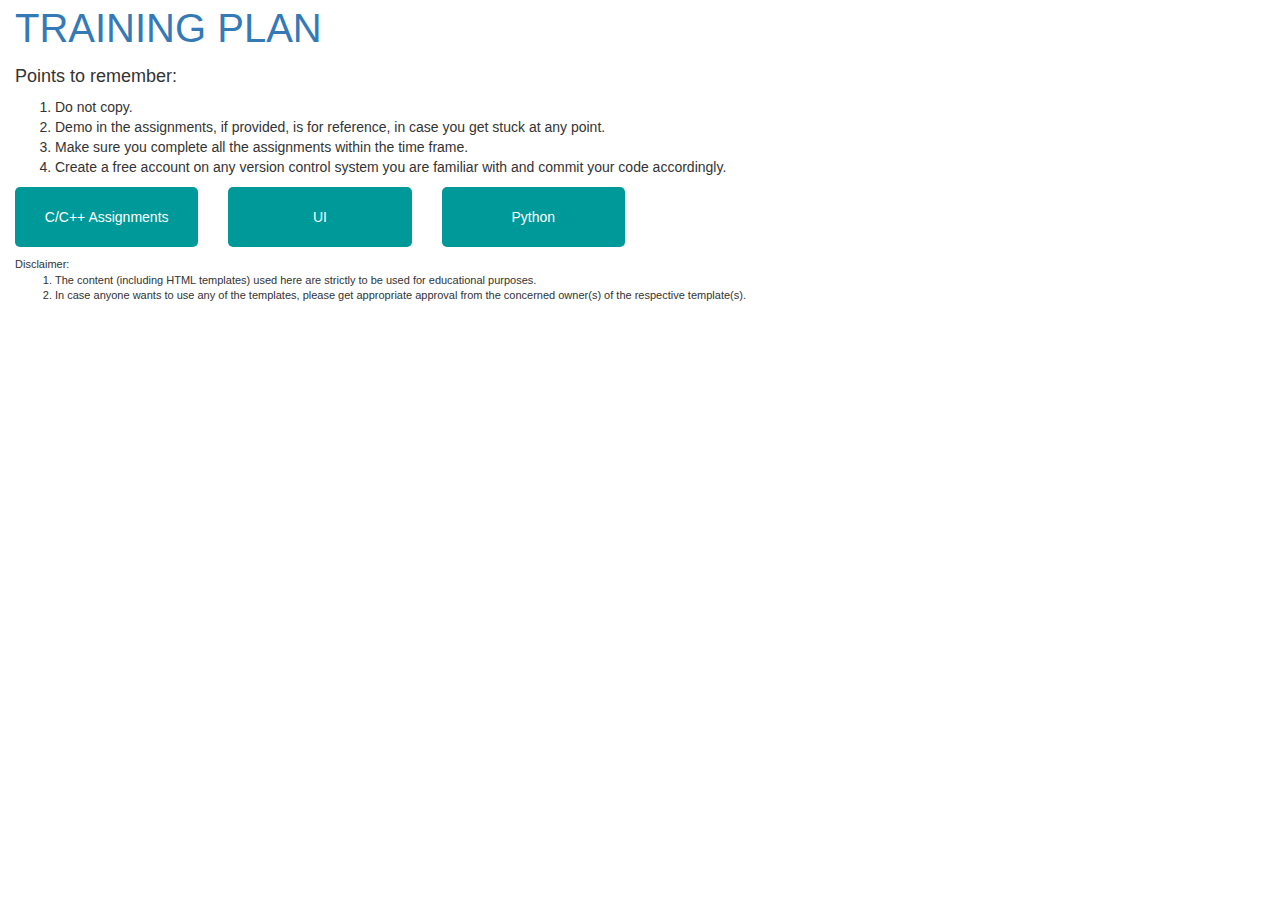
<file: index.html>
<!Doctype>
<html>

<head>
	<title>JavaScript Problems and Solutions | Anshuman Deshpande</title>
	<link rel="stylesheet" href="style.css">
	</link>
	<link rel="stylesheet" href="https://maxcdn.bootstrapcdn.com/bootstrap/3.3.7/css/bootstrap.min.css"
		integrity="sha384-BVYiiSIFeK1dGmJRAkycuHAHRg32OmUcww7on3RYdg4Va+PmSTsz/K68vbdEjh4u" crossorigin="anonymous">
</head>
<body>
	<div class="container-fluid">

		<div class="row">
			<div class="col-sm-12">
				<div class="row main-header">
					<div class="col-sm-4 heading">
						<a href="/">Training plan</a>
					</div>
				</div>
				<div class="points-to-remember">
					<h4>Points to remember:</h4>
					<ol>
						<li>Do not copy.</li>
						<li>Demo in the assignments, if provided, is for reference, in case you get stuck at any point.
						</li>
						<li>Make sure you complete all the assignments within the time frame.</li>
						<li>Create a free account on any version control system you are familiar with and commit your
							code accordingly.</li>
					</ol>
				</div>
			</div>
		</div>

		<div class="row">
			<div class="col-sm-2 col-xs-4">
				<p class="technology-block" data-page="cpp.html">C/C++ Assignments</p>
			</div>
			<div class="col-sm-2 col-xs-4">
				<p class="technology-block" data-page="ui.html">UI</p>
			</div>
			<div class="col-sm-2 col-xs-4">
				<p class="technology-block" data-page="python.html">Python</p>
			</div>
		</div>

		<div class="row">
			<div class="col-sm-12 disclaimer">
				<div>Disclaimer:</div>
				<ol>
					<li>The content (including HTML templates) used here are strictly to be used for educational
						purposes.</li>
					<li>In case anyone wants to use any of the templates, please get appropriate approval from the
						concerned owner(s) of the respective template(s).</li>
				</ol>
			</div>
		</div>

	</div>

	<script src="https://code.jquery.com/jquery-3.3.1.min.js"
		integrity="sha256-FgpCb/KJQlLNfOu91ta32o/NMZxltwRo8QtmkMRdAu8=" crossorigin="anonymous"></script>
	<script type="text/javascript" src="index.js"></script>


</body>

</html>
</file>
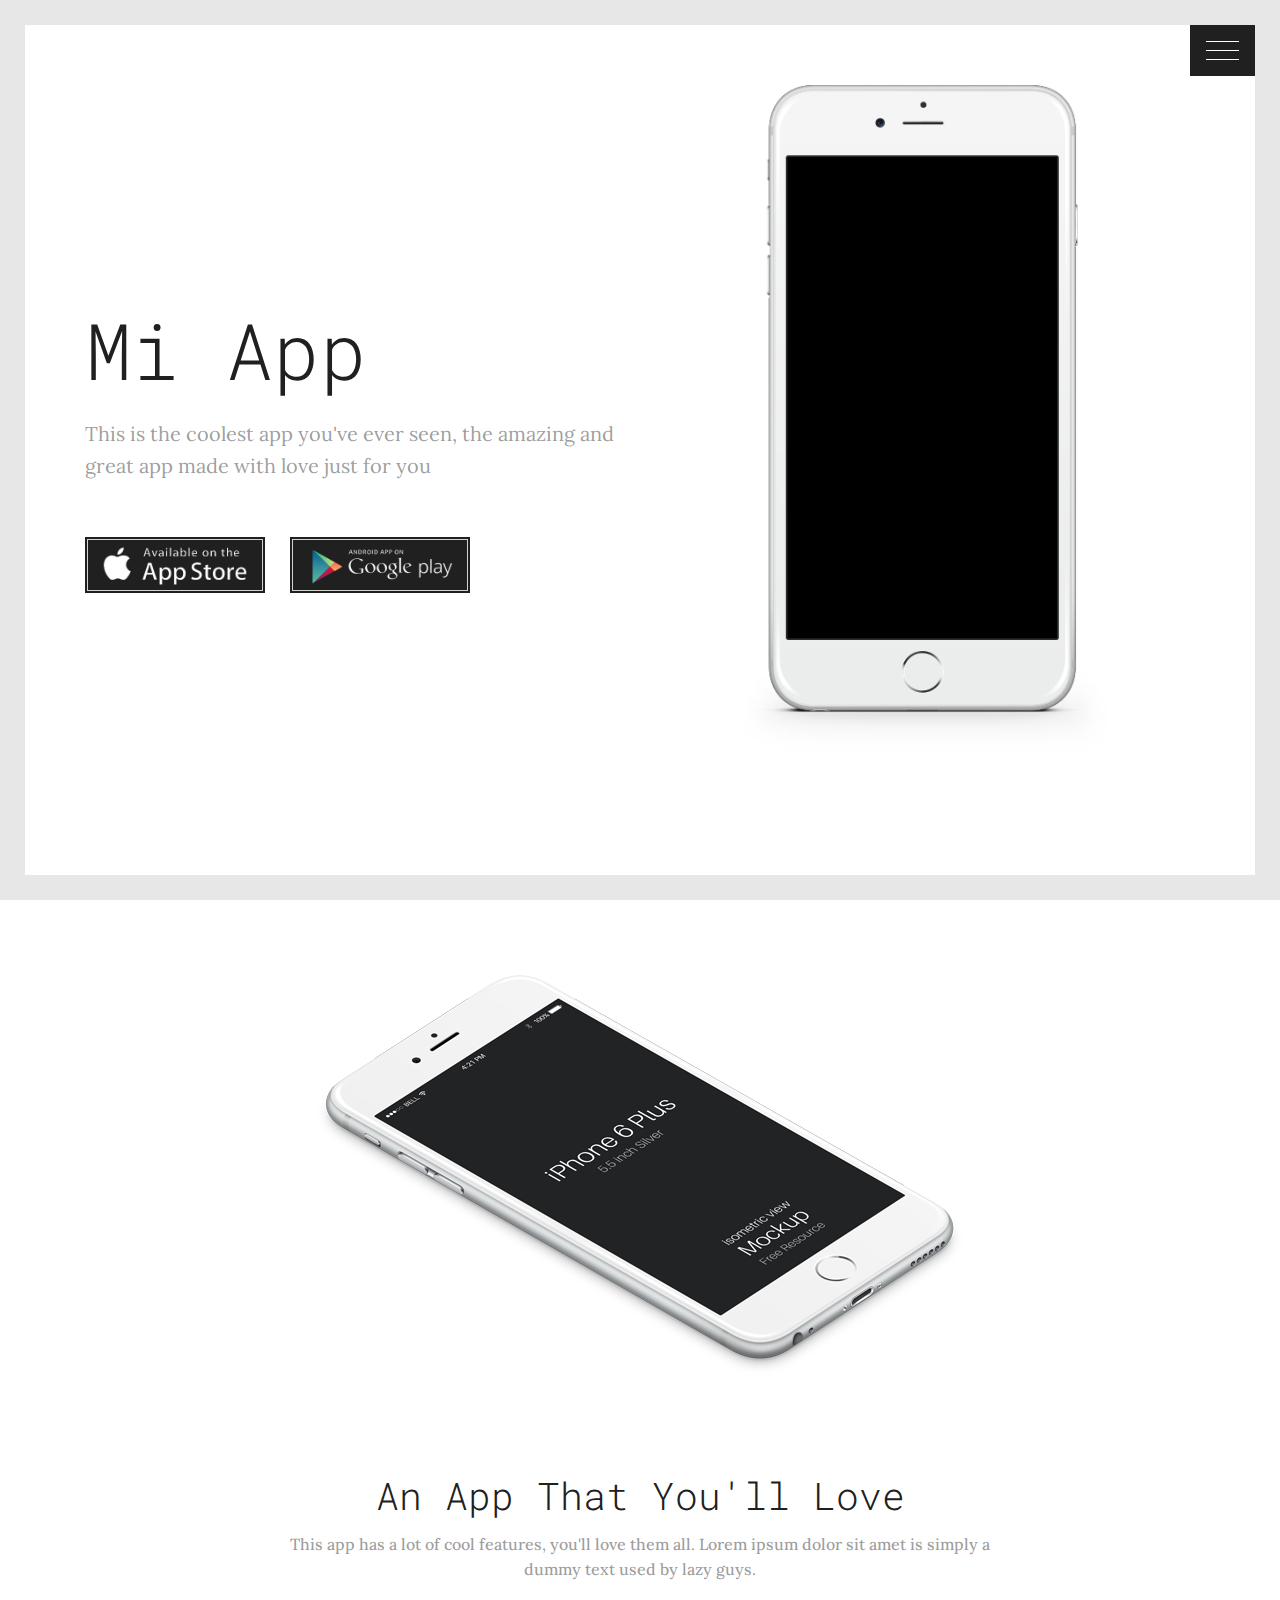
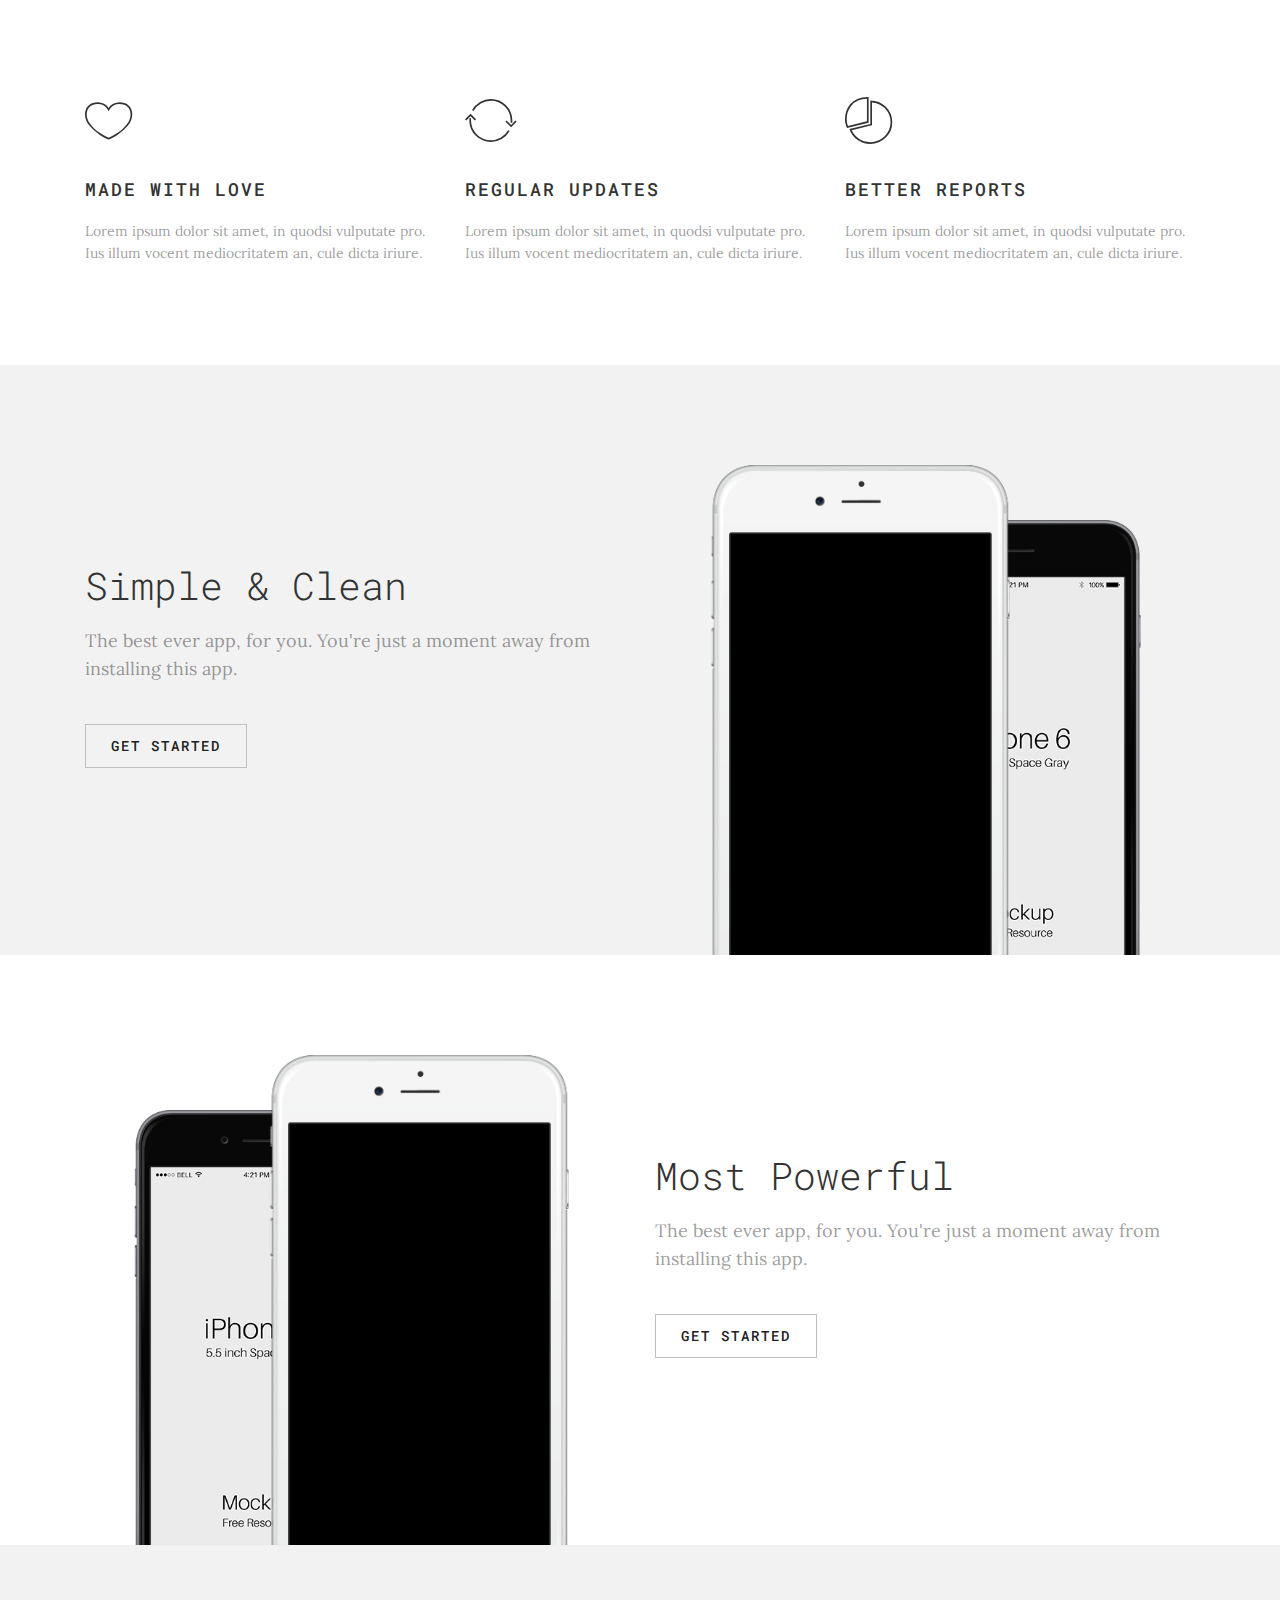
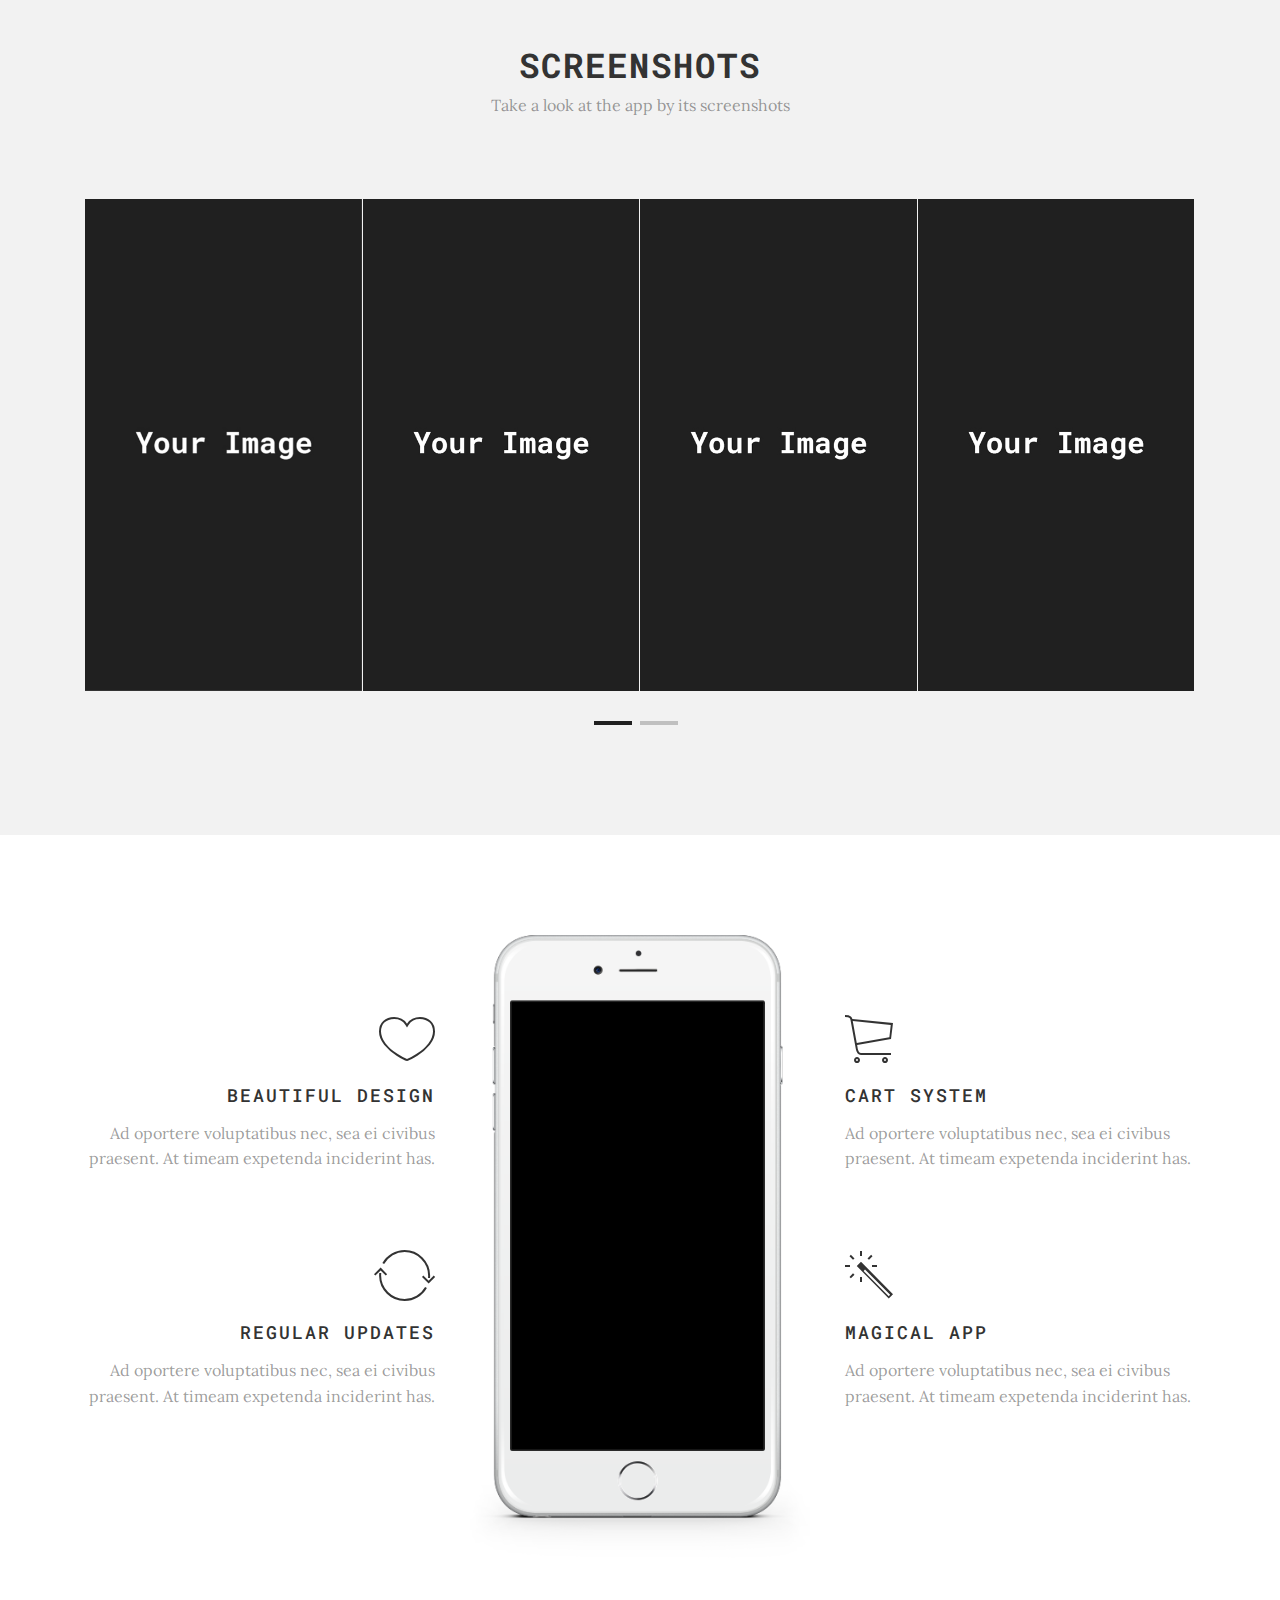
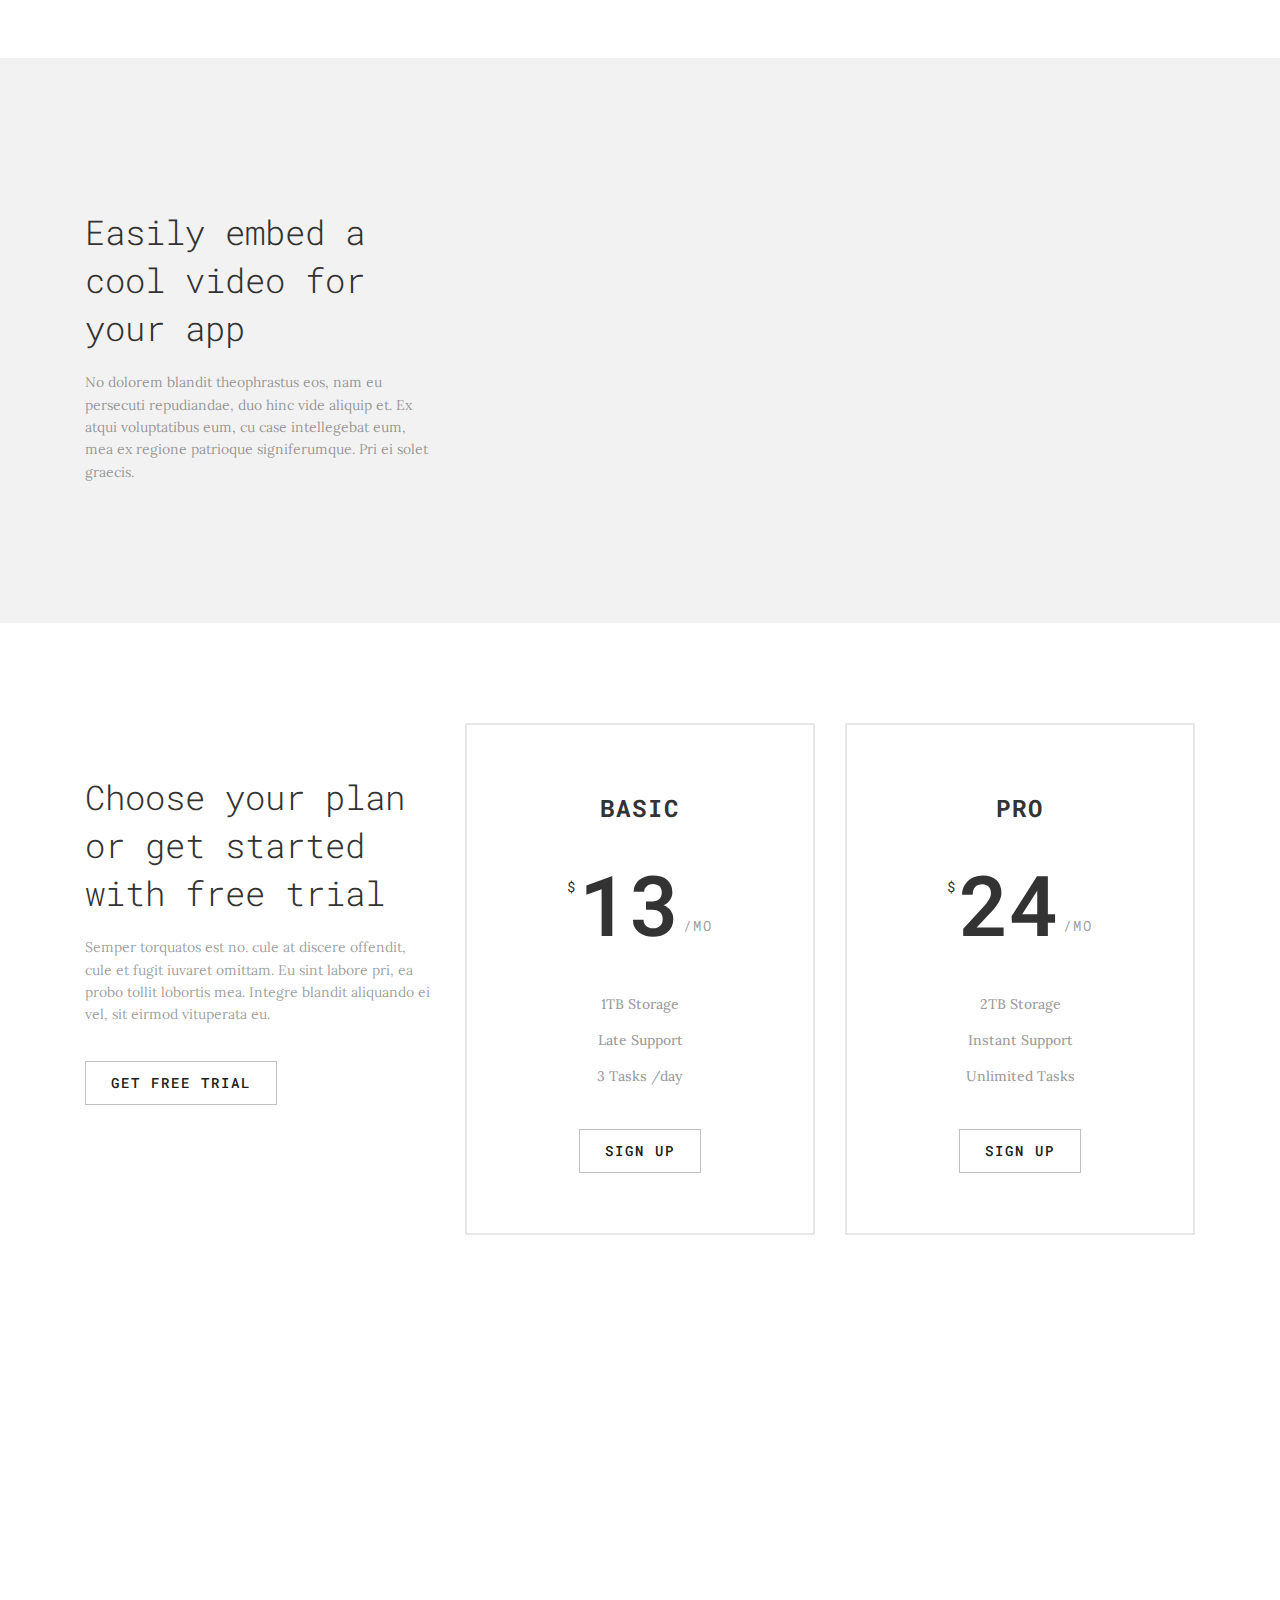
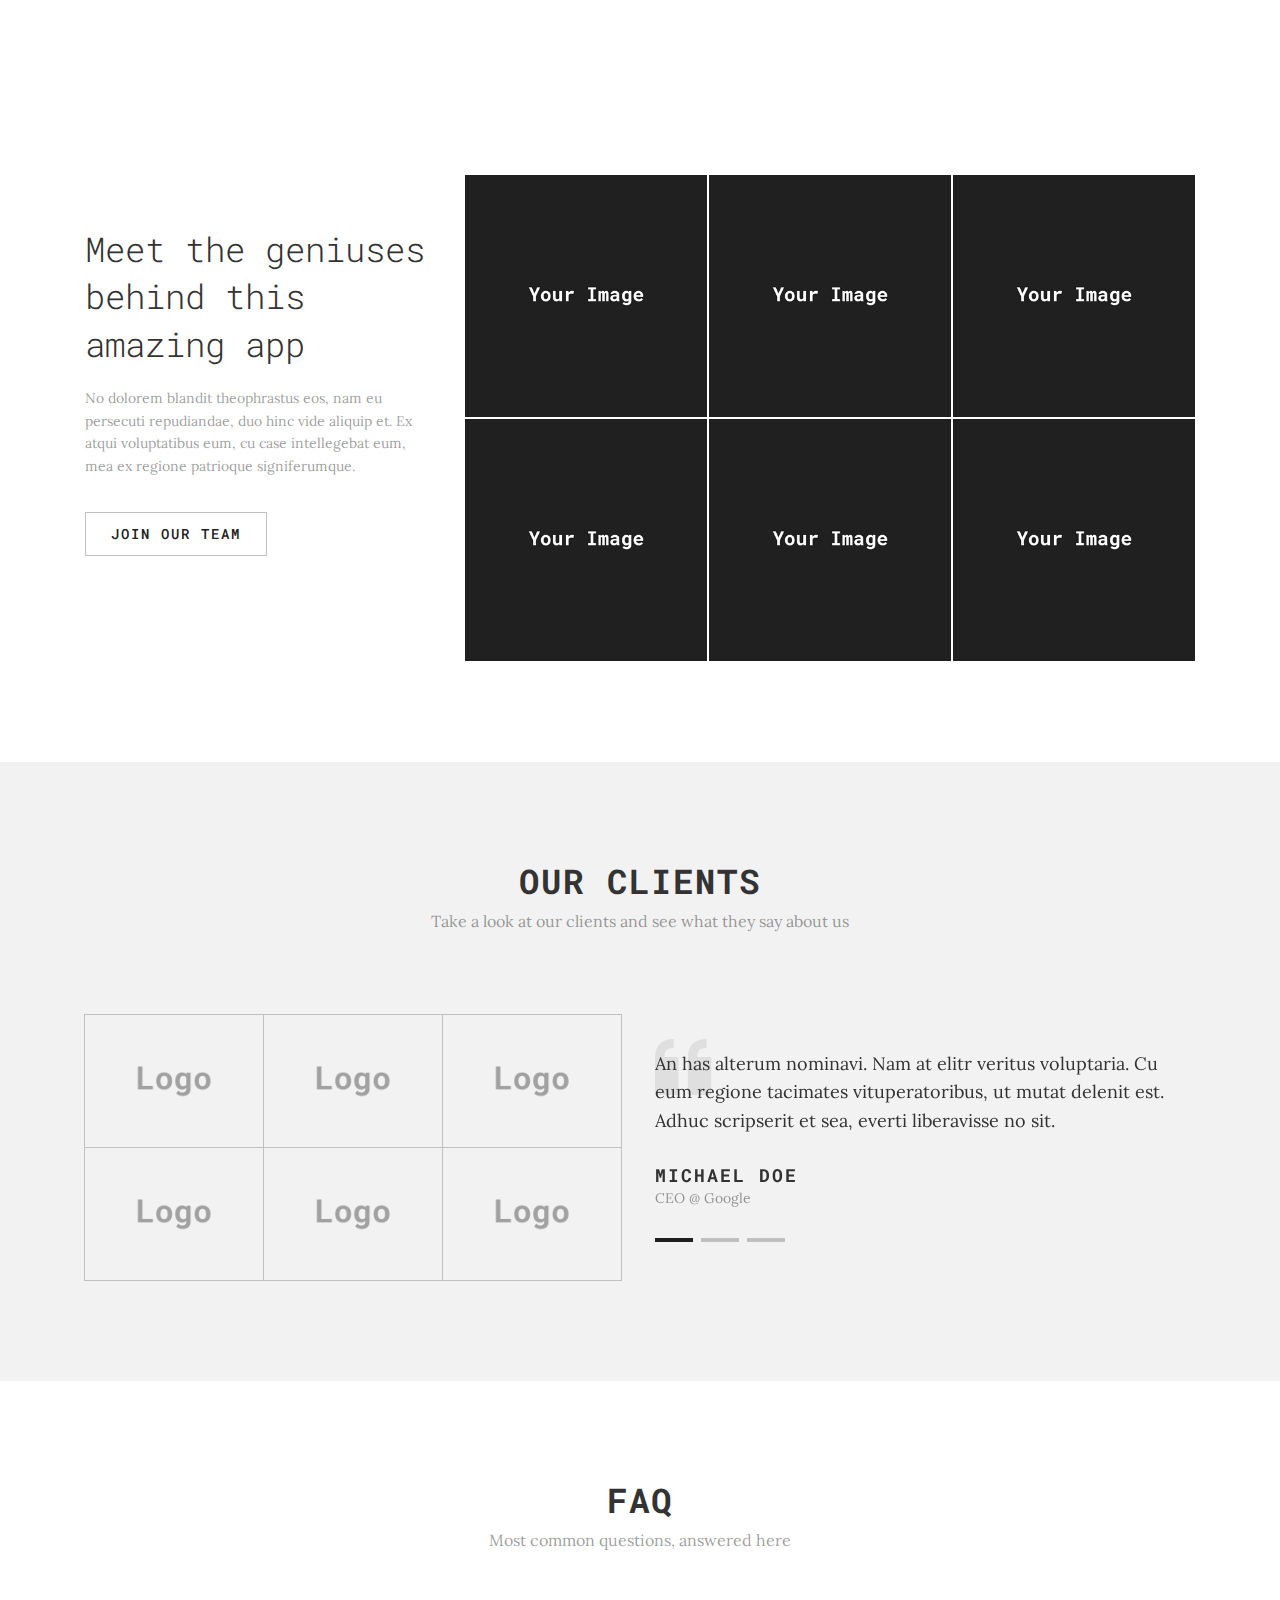
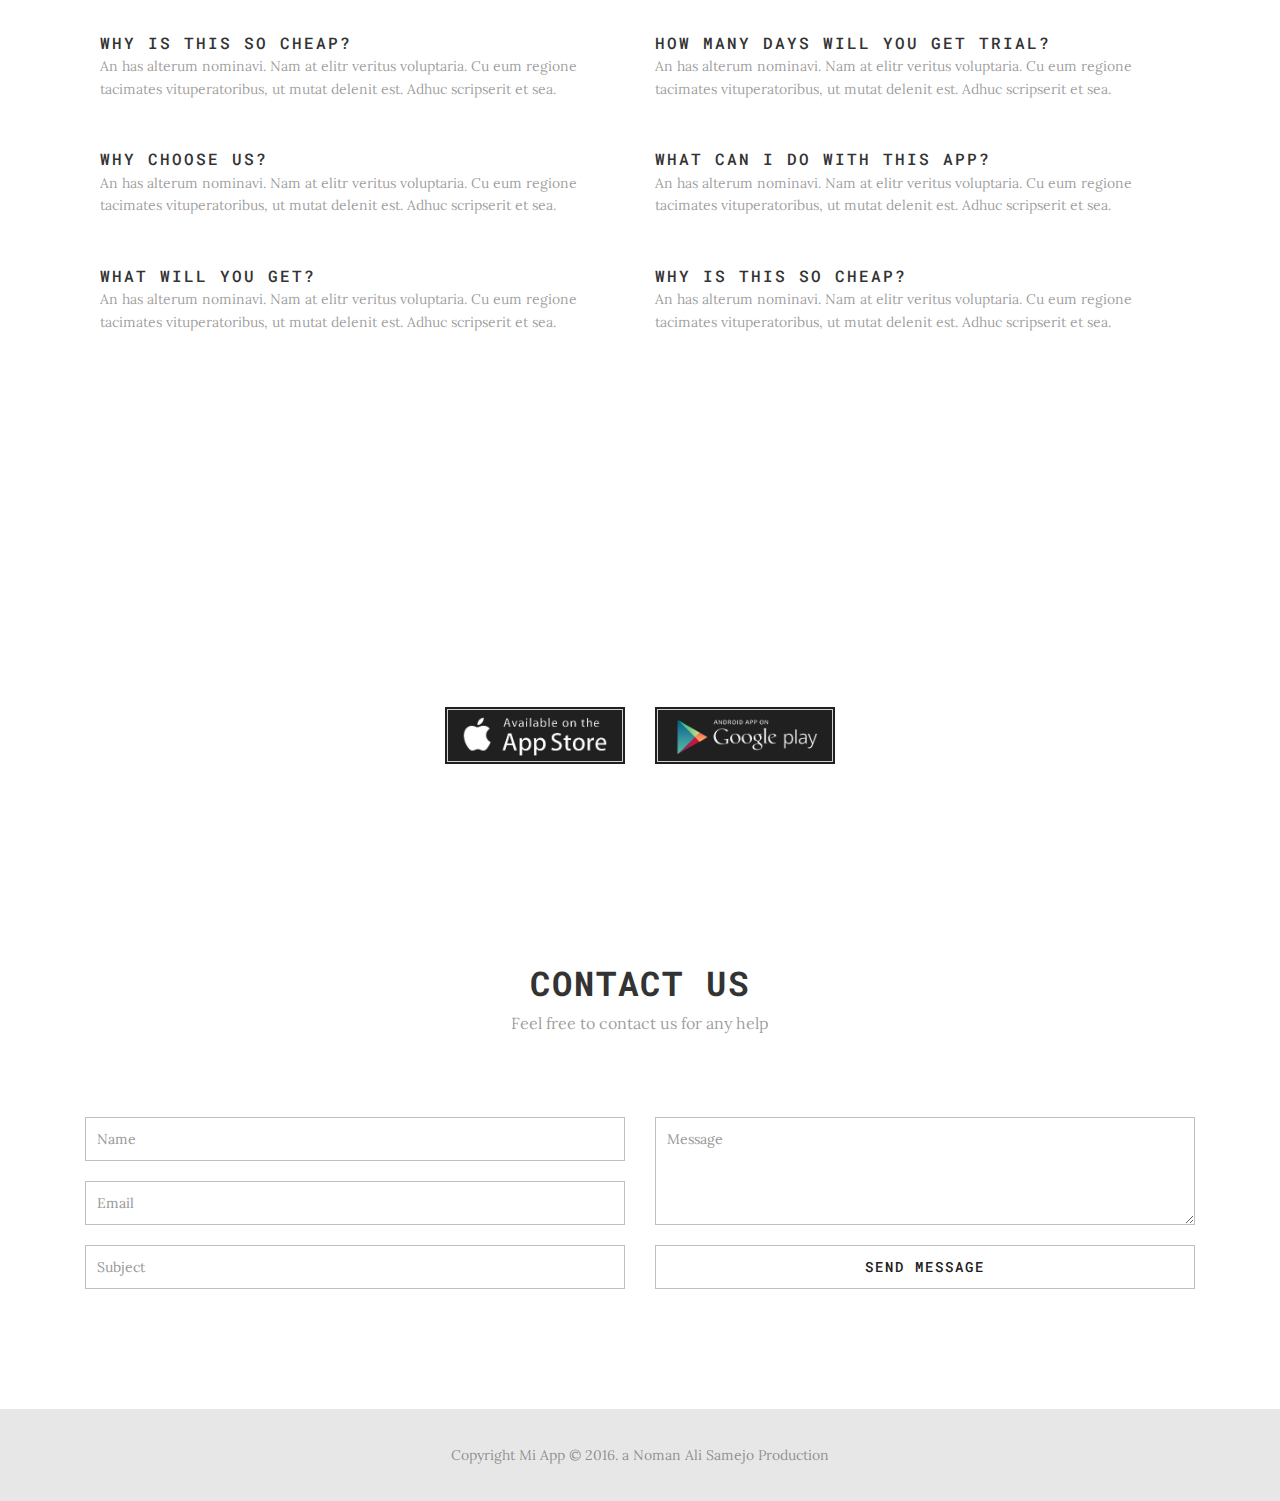
<file: assets/assignments/html/demo/assignment-1/index.html>
<!DOCTYPE html>
<html class='no-js' >
	<head>
		<meta charset="utf-8">
		<meta http-equiv="X-UA-Compatible" content="IE=edge">
		<meta name="viewport" content="width=device-width, initial-scale=1">
		<!-- The above 3 meta tags *must* come first in the head; any other head content must come *after* these tags -->
		
		
		<!--==================================================================
			Your Title
		==================================================================-->
		<title>MiApp - Minimal App Landing Template</title>
		
		
		<!--==================================================================
			CSS Stylesheets
		==================================================================-->
		<link rel='stylesheet' type='text/css' href='bootstrap/css/bootstrap.min.css' >
		<link rel='stylesheet' type='text/css' href='css/ionicons.min.css' >
		<link rel='stylesheet' type='text/css' href='css/owl.carousel.css' >
		<link rel='stylesheet' type='text/css' href='css/magnific-popup.css' >
		<link rel='stylesheet' type='text/css' href='css/style.css' >
		
	</head>
	<body>
		
		<!--page-borders-->
		<div class='page-borders' >
			<div class='left' ></div>
			<div class='right' ></div>
		</div>
		
		<!--menu-btn-->
		<a href='#' class='menu-btn' >
			<span class='lines' >
				<span class='l1' ></span>
				<span class='l2' ></span>
				<span class='l3' ></span>
			</span>
		</a>
		
		
		<!--menu-->
		<nav class='menu' >
			<ul>
				<li>
					<a href='#intro' >
						Home
					</a>
				</li>
				<li>
					<a href='#features' >
						Features
					</a>
				</li>
				<li>
					<a href='#screenshots' >
						Screenshots
					</a>
				</li>
				<li>
					<a href='#video' >
						Video
					</a>
				</li>
				<li>
					<a href='#pricing' >
						Pricing
					</a>
				</li>
				<li>
					<a href='#contact' >
						Contact Us
					</a>
				</li>
			</ul>
		</nav>
		
		<!--==================================================================
			Preloader
		==================================================================-->
		<div id='preloader' >
			<div class='loader' >
				<img src='img/loader.gif' alt>
			</div>
		</div>
		
		
		<!--==================================================================
			Main Wrapper
		==================================================================-->
		<div id='main-wrapper' >
			
			
			<!--==================================================================
				Intro Section
			==================================================================-->
			<section id='intro' class='section intro-section' >
				<div class='container' >
					<div class='row intro-cols' >
						<div class='col-md-6 col-md-push-6' >
							<div class='phone' >
								<div class='phone-img' >
									<img src='img/phone1.png' alt>
								</div>
							</div>
						</div>
						<div class='col-md-6 col-md-pull-6' >
							<div class='v-align' >
								<div class='inner' >
									<div class='intro-text' >
										<h1>
											Mi App
										</h1>
										<p>
											This is the coolest app you've ever seen, the amazing and great app made with love just for you
										</p>
										<div class='intro-download-btns' >
											<a href='#' class='app-btn' >
												<img src='img/appstore.png' alt>
											</a>
											<a href='#' class='app-btn' >
												<img src='img/googleplay.png' alt>
											</a>
										</div>
									</div>
								</div>
							</div>
						</div>
					</div>
				</div>
			</section>
			
			
			<!--==================================================================
				Features Section -- 1
			==================================================================-->
			<section id='features' class='section features-section' >
				<div class='container' >
					<div class='phone-img' >
						<img src='img/phone2.png' alt>
					</div>
					<div class='row' >
						<div class='col-md-8 col-md-offset-2' >
							<div class='features-text' >
								<h2>An App That You'll Love</h2>
								<p>
									This app has a lot of cool features, you'll love them all. Lorem ipsum dolor sit amet is simply a dummy text used by lazy guys.
								</p>
							</div>
						</div>
					</div>
					<div class='row features-row' >
						<div class='col-md-4 col-sm-6' >
							<div class='feature' >
								<div class='icon' >
									<i class='ion-ios-heart-outline' ></i>
								</div>
								<div class='content' >
									<h4>Made With Love</h4>
									<p>
										Lorem ipsum dolor sit amet, in quodsi vulputate pro. Ius illum vocent mediocritatem an, cule dicta iriure.
									</p>
								</div>
							</div>
						</div>
						<div class='col-md-4 col-sm-6' >
							<div class='feature' >
								<div class='icon' >
									<i class='ion-ios-loop' ></i>
								</div>
								<div class='content' >
									<h4>Regular Updates</h4>
									<p>
										Lorem ipsum dolor sit amet, in quodsi vulputate pro. Ius illum vocent mediocritatem an, cule dicta iriure.
									</p>
								</div>
							</div>
						</div>
						<div class='col-md-4 col-sm-6' >
							<div class='feature' >
								<div class='icon' >
									<i class='ion-ios-pie-outline' ></i>
								</div>
								<div class='content' >
									<h4>Better Reports</h4>
									<p>
										Lorem ipsum dolor sit amet, in quodsi vulputate pro. Ius illum vocent mediocritatem an, cule dicta iriure.
									</p>
								</div>
							</div>
						</div>
					</div>
				</div>
			</section>
			
			
			<!--==================================================================
				Features Section -- 2
			==================================================================-->
			<section id='features-2' class='section features-2-section bg-lightgray' >
				<div class='container' >
					<div class='row' >
						<div class='col-md-6 col-md-push-6' >
							<div class='phones' >
								<img class='front' src='img/phone-white.png' alt>
								<img class='back' src='img/phone-black.png' alt>
							</div>
						</div>
						<div class='col-md-6 col-md-pull-6' >
							<div class='screen-info-text' >
								<h2>Simple & Clean</h2>
								<p>The best ever app, for you. You're just a moment away from installing this app.</p>
								<a href='#' class='btn-minimal' >
									Get Started
								</a>
							</div>
						</div>
					</div>
				</div>
			</section>
			
			
			<!--==================================================================
				Features Section -- 3
			==================================================================-->
			<section id='features-3' class='section features-2-section' >
				<div class='container' >
					<div class='row' >
						<div class='col-md-6' >
							<div class='phones order-alt' >
								<img class='back' src='img/phone-black.png' alt>
								<img class='front' src='img/phone-white.png' alt>
							</div>
						</div>
						<div class='col-md-6' >
							<div class='screen-info-text' >
								<h2>Most Powerful</h2>
								<p>The best ever app, for you. You're just a moment away from installing this app.</p>
								<a href='#' class='btn-minimal' >
									Get Started
								</a>
							</div>
						</div>
					</div>
				</div>
			</section>
			
			
			<!--==================================================================
				Screenshots Section
			==================================================================-->
			<section id='screenshots' class='section screenshots-section bg-lightgray' >
				<div class='container' >
					<div class='top-section-header' >
						<h2>Screenshots</h2>
						<p>Take a look at the app by its screenshots</p>
					</div>
					<ul class='screenshots-slider' >
						<li>
							<div class='inner' >
								<img src='img/screens/1.jpg' alt>
								<div class='overlay' >
									<a href='img/screens/1.jpg' class='view-btn' >
										<i class='ion-ios-plus-empty' ></i>
									</a>
								</div>
							</div>
						</li>
						<li>
							<div class='inner' >
								<img src='img/screens/2.jpg' alt>
								<div class='overlay' >
									<a href='img/screens/2.jpg' class='view-btn' >
										<i class='ion-ios-plus-empty' ></i>
									</a>
								</div>
							</div>
						</li>
						<li>
							<div class='inner' >
								<img src='img/screens/3.jpg' alt>
								<div class='overlay' >
									<a href='img/screens/3.jpg' class='view-btn' >
										<i class='ion-ios-plus-empty' ></i>
									</a>
								</div>
							</div>
						</li>
						<li>
							<div class='inner' >
								<img src='img/screens/4.jpg' alt>
								<div class='overlay' >
									<a href='img/screens/4.jpg' class='view-btn' >
										<i class='ion-ios-plus-empty' ></i>
									</a>
								</div>
							</div>
						</li>
						<li>
							<div class='inner' >
								<img src='img/screens/5.jpg' alt>
								<div class='overlay' >
									<a href='img/screens/5.jpg' class='view-btn' >
										<i class='ion-ios-plus-empty' ></i>
									</a>
								</div>
							</div>
						</li>
						<li>
							<div class='inner' >
								<img src='img/screens/6.jpg' alt>
								<div class='overlay' >
									<a href='img/screens/6.jpg' class='view-btn' >
										<i class='ion-ios-plus-empty' ></i>
									</a>
								</div>
							</div>
						</li>
						<li>
							<div class='inner' >
								<img src='img/screens/8.jpg' alt>
								<div class='overlay' >
									<a href='img/screens/8.jpg' class='view-btn' >
										<i class='ion-ios-plus-empty' ></i>
									</a>
								</div>
							</div>
						</li>
						<li>
							<div class='inner' >
								<img src='img/screens/9.jpg' alt>
								<div class='overlay' >
									<a href='img/screens/9.jpg' class='view-btn' >
										<i class='ion-ios-plus-empty' ></i>
									</a>
								</div>
							</div>
						</li>
					</ul>
				</div>
			</section>
			
			
			<!--==================================================================
				Features Section -- 4
			==================================================================-->
			<section id='features-4' class='section features-4-section' >
				<div class='container' >
					<div class='row' >
						<div class='col-md-4 features-col text-right' >
							<div class='col-feature' >
								<div class='icon' >
									<i class='ion-ios-heart-outline' ></i>
								</div>
								<div class='content' >
									<h4>Beautiful Design</h4>
									<p>
										Ad oportere voluptatibus nec, sea ei civibus praesent. At timeam expetenda inciderint has.
									</p>
								</div>
							</div>
							<div class='col-feature' >
								<div class='icon' >
									<i class='ion-ios-loop' ></i>
								</div>
								<div class='content' >
									<h4>Regular Updates</h4>
									<p>
										Ad oportere voluptatibus nec, sea ei civibus praesent. At timeam expetenda inciderint has.
									</p>
								</div>
							</div>
						</div>
						<div class='col-md-4' >
							<div class='features-phone' >
								<img src='img/phone3.png' alt>
							</div>
						</div>
						<div class='col-md-4 features-col' >
							<div class='col-feature' >
								<div class='icon' >
									<i class='ion-ios-cart-outline' ></i>
								</div>
								<div class='content' >
									<h4>Cart System</h4>
									<p>
										Ad oportere voluptatibus nec, sea ei civibus praesent. At timeam expetenda inciderint has.
									</p>
								</div>
							</div>
							<div class='col-feature' >
								<div class='icon' >
									<i class='ion-ios-color-wand-outline' ></i>
								</div>
								<div class='content' >
									<h4>Magical App</h4>
									<p>
										Ad oportere voluptatibus nec, sea ei civibus praesent. At timeam expetenda inciderint has.
									</p>
								</div>
							</div>
						</div>
					</div>
				</div>
			</section>
			
			
			<!--==================================================================
				Video Section
			==================================================================-->
			<section id='video' class='section video-section bg-lightgray' >
				<div class='container' >
					<div class='row' >
						<div class='col-md-4' >
							<div class='col-section-header' >
								<h2>Easily embed a cool video for your app</h2>
								<p>
									No dolorem blandit theophrastus eos, nam eu persecuti repudiandae, duo hinc vide aliquip et. Ex atqui voluptatibus eum, cu case intellegebat eum, mea ex regione patrioque signiferumque. Pri ei solet graecis. 
								</p>
							</div>
						</div>
						<div class='col-md-8' >
							<div class='video-container' >
								<iframe src="https://www.youtube.com/embed/GIalL5fkhPM?rel=0&amp;showinfo=0" frameborder="0" allowfullscreen></iframe>
							</div>
						</div>
					</div>
				</div>
			</section>
			
			
			<!--==================================================================
				Pricing Section
			==================================================================-->
			<section id='pricing' class='section pricing-section' >
				<div class='container' >
					<div class='row' >
						<div class='col-md-4' >
							<div class='col-section-header' >
								<h2>Choose your plan or get started with free trial</h2>
								<p>
									Semper torquatos est no. cule at discere offendit, cule et fugit iuvaret omittam. Eu sint labore pri, ea probo tollit lobortis mea. Integre blandit aliquando ei vel, sit eirmod vituperata eu.
								</p>
								<a href='#' class='btn-minimal' >
									Get Free Trial
								</a>
							</div>
						</div>
						<div class='col-md-4' >
							<div class='p-table' >
								<div class='header' >
									<h4>Basic</h4>
									<div class='price' >
										<span class='currency' >$</span>
										<span class='amount' >13</span>
										<span class='period' >/mo</span>
									</div>
								</div>
								<ul class='items' >
									<li>1TB Storage</li>
									<li>Late Support</li>
									<li>3 Tasks /day</li>
								</ul>
								<a href='#' class='btn-minimal' >
									Sign Up
								</a>
							</div>
						</div>
						<div class='col-md-4' >
							<div class='p-table' >
								<div class='header' >
									<h4>Pro</h4>
									<div class='price' >
										<span class='currency' >$</span>
										<span class='amount' >24</span>
										<span class='period' >/mo</span>
									</div>
								</div>
								<ul class='items' >
									<li>2TB Storage</li>
									<li>Instant Support</li>
									<li>Unlimited Tasks</li>
								</ul>
								<a href='#' class='btn-minimal' >
									Sign Up
								</a>
							</div>
						</div>
					</div>
				</div>
			</section>
			
			
			<!--==================================================================
				Subscribe Section
			==================================================================-->
			<section id='subscribe' class='section subscribe-section' style='background-image:url(img/bg1.jpg);' >
				<div class='container' >
					<div class='section-header' >
						<h2>Subscribe to newsletter</h2>
					</div>
					<div class='row' >
						<div class='col-md-6 col-md-offset-3' >
							<div class='subscribe-form' >
								<input type='text' class='subscribe-input' placeholder='Your Email' name='subscribe-input' >
								<a href='#' class='subscribe-btn' >Subscribe</a>
							</div>
							<p class='hate-spam' >Don't worry, we will never sell or share your info</p>
						</div>
					</div>
				</div>
			</section>
			
			
			<!--==================================================================
				Team Section
			==================================================================-->
			<section id='team' class='section team-section' >
				<div class='container' >
					<div class='row' >
						<div class='col-md-4' >
							<div class='col-section-header' >
								<h2>Meet the geniuses behind this amazing app</h2>
								<p>
									No dolorem blandit theophrastus eos, nam eu persecuti repudiandae, duo hinc vide aliquip et. Ex atqui voluptatibus eum, cu case intellegebat eum, mea ex regione patrioque signiferumque.
								</p>
								<a href='#' class='btn-minimal' >
									Join Our Team
								</a>
							</div>
						</div>
						<div class='col-md-8' >
							<div class='team-persons' >
								<div class='row' >
									<div class='col-md-4' >
										<div class='team-member' >
											<img src='img/people1.jpg' alt>
											<div class='overlay' >
												<div class='v-align' >
													<div class='inner' >
														<h4>Jake Doe</h4>
														<p>Founder & CEO</p>
														<ul class='team-social' >
															<li>
																<a href='#' >
																	<i class='ion-social-facebook' ></i>
																</a>
															</li>
															<li>
																<a href='#' >
																	<i class='ion-social-googleplus' ></i>
																</a>
															</li>
															<li>
																<a href='#' >
																	<i class='ion-social-twitter' ></i>
																</a>
															</li>
														</ul>
													</div>
												</div>
											</div>
										</div>
									</div>
									<div class='col-md-4' >
										<div class='team-member' >
											<img src='img/people2.jpg' alt>
											<div class='overlay' >
												<div class='v-align' >
													<div class='inner' >
														<h4>Jake Doe</h4>
														<p>Founder & CEO</p>
														<ul class='team-social' >
															<li>
																<a href='#' >
																	<i class='ion-social-facebook' ></i>
																</a>
															</li>
															<li>
																<a href='#' >
																	<i class='ion-social-googleplus' ></i>
																</a>
															</li>
															<li>
																<a href='#' >
																	<i class='ion-social-twitter' ></i>
																</a>
															</li>
														</ul>
													</div>
												</div>
											</div>
										</div>
									</div>
									<div class='col-md-4' >
										<div class='team-member' >
											<img src='img/people3.jpg' alt>
											<div class='overlay' >
												<div class='v-align' >
													<div class='inner' >
														<h4>Jake Doe</h4>
														<p>Founder & CEO</p>
														<ul class='team-social' >
															<li>
																<a href='#' >
																	<i class='ion-social-facebook' ></i>
																</a>
															</li>
															<li>
																<a href='#' >
																	<i class='ion-social-googleplus' ></i>
																</a>
															</li>
															<li>
																<a href='#' >
																	<i class='ion-social-twitter' ></i>
																</a>
															</li>
														</ul>
													</div>
												</div>
											</div>
										</div>
									</div>
								</div>
								<div class='row' >
									<div class='col-md-4' >
										<div class='team-member' >
											<img src='img/people4.jpg' alt>
											<div class='overlay' >
												<div class='v-align' >
													<div class='inner' >
														<h4>Jake Doe</h4>
														<p>Founder & CEO</p>
														<ul class='team-social' >
															<li>
																<a href='#' >
																	<i class='ion-social-facebook' ></i>
																</a>
															</li>
															<li>
																<a href='#' >
																	<i class='ion-social-googleplus' ></i>
																</a>
															</li>
															<li>
																<a href='#' >
																	<i class='ion-social-twitter' ></i>
																</a>
															</li>
														</ul>
													</div>
												</div>
											</div>
										</div>
									</div>
									<div class='col-md-4' >
										<div class='team-member' >
											<img src='img/people5.jpg' alt>
											<div class='overlay' >
												<div class='v-align' >
													<div class='inner' >
														<h4>Jake Doe</h4>
														<p>Founder & CEO</p>
														<ul class='team-social' >
															<li>
																<a href='#' >
																	<i class='ion-social-facebook' ></i>
																</a>
															</li>
															<li>
																<a href='#' >
																	<i class='ion-social-googleplus' ></i>
																</a>
															</li>
															<li>
																<a href='#' >
																	<i class='ion-social-twitter' ></i>
																</a>
															</li>
														</ul>
													</div>
												</div>
											</div>
										</div>
									</div>
									<div class='col-md-4' >
										<div class='team-member' >
											<img src='img/people6.jpg' alt>
											<div class='overlay' >
												<div class='v-align' >
													<div class='inner' >
														<h4>Jake Doe</h4>
														<p>Founder & CEO</p>
														<ul class='team-social' >
															<li>
																<a href='#' >
																	<i class='ion-social-facebook' ></i>
																</a>
															</li>
															<li>
																<a href='#' >
																	<i class='ion-social-googleplus' ></i>
																</a>
															</li>
															<li>
																<a href='#' >
																	<i class='ion-social-twitter' ></i>
																</a>
															</li>
														</ul>
													</div>
												</div>
											</div>
										</div>
									</div>
								</div>
							</div>
						</div>
					</div>
				</div>
			</section>
			
			
			<!--==================================================================
				Clients Section
			==================================================================-->
			<section id='clients' class='section clients-section bg-lightgray' >
				<div class='container' >
					<div class='top-section-header' >
						<h2>Our Clients</h2>
						<p>Take a look at our clients and see what they say about us</p>
					</div>
					<div class='row' >
						<div class='col-md-6' >
							<ul class='clients' >
								<li>
									<img src='img/logo1.png' alt>
								</li>
								<li>
									<img src='img/logo2.png' alt>
								</li>
								<li>
									<img src='img/logo3.png' alt>
								</li>
								<li>
									<img src='img/logo4.png' alt>
								</li>
								<li>
									<img src='img/logo5.png' alt>
								</li>
								<li>
									<img src='img/logo6.png' alt>
								</li>
							</ul>
						</div>
						<div class='col-md-6' >
							<div class='testimonials-slider' >
								<div class='testimonial' >
									<div class='icon' >
										<i class='ion-quote' ></i>
									</div>
									<div class='content' >
										<p>
											An has alterum nominavi. Nam at elitr veritus voluptaria. Cu eum regione tacimates vituperatoribus, ut mutat delenit est. Adhuc scripserit et sea, everti liberavisse no sit.
										</p>
									</div>
									<div class='author' >
										<h4>Michael Doe</h4>
										<span>CEO @ Google</span>
									</div>
								</div>
								<div class='testimonial' >
									<div class='icon' >
										<i class='ion-quote' ></i>
									</div>
									<div class='content' >
										<p>
											An has alterum nominavi. Nam at elitr veritus voluptaria. Cu eum regione tacimates vituperatoribus, ut mutat delenit est. Adhuc scripserit et sea, everti liberavisse no sit.
										</p>
									</div>
									<div class='author' >
										<h4>Michael Doe</h4>
										<span>CEO @ Google</span>
									</div>
								</div>
								<div class='testimonial' >
									<div class='icon' >
										<i class='ion-quote' ></i>
									</div>
									<div class='content' >
										<p>
											An has alterum nominavi. Nam at elitr veritus voluptaria. Cu eum regione tacimates vituperatoribus, ut mutat delenit est. Adhuc scripserit et sea, everti liberavisse no sit.
										</p>
									</div>
									<div class='author' >
										<h4>Michael Doe</h4>
										<span>CEO @ Google</span>
									</div>
								</div>
							</div>
						</div>
					</div>
				</div>
			</section>
			
			
			<!--==================================================================
				FAQ Section
			==================================================================-->
			<section id='faq' class='section faq-section' >
				<div class='container' >
					<div class='top-section-header' >
						<h2>FAQ</h2>
						<p>Most common questions, answered here</p>
					</div>
					<div class='col-md-6' >
						<div class='faq' >
							<h4>Why is this so cheap?</h4>
							<p>
								An has alterum nominavi. Nam at elitr veritus voluptaria. Cu eum regione tacimates vituperatoribus, ut mutat delenit est. Adhuc scripserit et sea.
							</p>
						</div>
						<div class='faq' >
							<h4>Why Choose Us?</h4>
							<p>
								An has alterum nominavi. Nam at elitr veritus voluptaria. Cu eum regione tacimates vituperatoribus, ut mutat delenit est. Adhuc scripserit et sea.
							</p>
						</div>
						<div class='faq' >
							<h4>What will you get?</h4>
							<p>
								An has alterum nominavi. Nam at elitr veritus voluptaria. Cu eum regione tacimates vituperatoribus, ut mutat delenit est. Adhuc scripserit et sea.
							</p>
						</div>
					</div>
					<div class='col-md-6' >
						<div class='faq' >
							<h4>How many days will you get trial?</h4>
							<p>
								An has alterum nominavi. Nam at elitr veritus voluptaria. Cu eum regione tacimates vituperatoribus, ut mutat delenit est. Adhuc scripserit et sea.
							</p>
						</div>
						<div class='faq' >
							<h4>What can I do with this app?</h4>
							<p>
								An has alterum nominavi. Nam at elitr veritus voluptaria. Cu eum regione tacimates vituperatoribus, ut mutat delenit est. Adhuc scripserit et sea.
							</p>
						</div>
						<div class='faq' >
							<h4>Why is this so cheap?</h4>
							<p>
								An has alterum nominavi. Nam at elitr veritus voluptaria. Cu eum regione tacimates vituperatoribus, ut mutat delenit est. Adhuc scripserit et sea.
							</p>
						</div>
					</div>
				</div>
			</section>
			
			
			<!--==================================================================
				Download Section
			==================================================================-->
			<section id='download' class='section download-section' style='background-image:url(img/bg1.jpg);' >
				<div class='container' >
					<div class='row text-center' >
						<div class='col-md-8 col-md-offset-2' >
							<div class='download-text' >
								<h2>Download App Now</h2>
								<p>
									Nam reformidans vituperatoribus at. Id nisl diceret maiestatis qui, mel affert doctus te. Ex assum ocurreret eam. Lorem ipsum dolor sit amet is simply a dummy text.
								</p>
							</div>
						</div>
					</div>
					<div class='download-btns text-center' >
						<a href='#' class='app-btn' >
							<img src='img/appstore.png' alt>
						</a>
						<a href='#' class='app-btn' >
							<img src='img/googleplay.png' alt>
						</a>
					</div>
				</div>
			</section>
			
			
			<!--==================================================================
				Contact Section
			==================================================================-->
			<section id='contact' class='section contact-section' >
				<div class='container' >
					<div class='top-section-header' >
						<h2>Contact Us</h2>
						<p>Feel free to contact us for any help</p>
					</div>
					<form class='contact-form' id='contact-form' data-toggle='validator' method='post' action='mail.php' >
						<div id='contact-form-result' ></div>
						<div class='row' >
							<div class='col-md-6' >
								<div class='form-group' >
									<input type='text' class='form-control' placeholder='Name' name='name' required>
									<div class='help-block with-errors' ></div>
								</div>
								<div class='form-group' >
									<input type='email' class='form-control' placeholder='Email' name='email' required>
									<div class='help-block with-errors' ></div>
								</div>
								<div class='form-group' >
									<input type='text' class='form-control' placeholder='Subject' name='subject' required>
									<div class='help-block with-errors' ></div>
								</div>
							</div>
							<div class='col-md-6' >
								<div class='form-group' >
									<textarea class='form-control' placeholder='Message' name='message' required></textarea>
									<div class='help-block with-errors' ></div>
								</div>
								<div class='form-group text-center' >
									<button class='btn-minimal btn-block' type='submit' >Send Message</button>
								</div>
							</div>
						</div>
					</form>
				</div>
			</section>
			
			
			<!--==================================================================
				Footer
			==================================================================-->
			<footer>
				<div class='container text-center' >
					<p>Copyright Mi App &copy; 2016. a Noman Ali Samejo Production</p>
				</div>
			</footer>
			
		</div>
		
		
		<!--==================================================================
			JavaScript Files
		==================================================================-->
		<script src='js/jquery.min.js' ></script>
		<script src='js/jquery.fitvids.js' ></script>
		<script src='js/owl.carousel.min.js' ></script>
		<script src='js/jquery.magnific-popup.min.js' ></script>
		<script src='js/validator.min.js' ></script>
		<script src='js/script.js' ></script>
		
	</body>
</html>
</file>
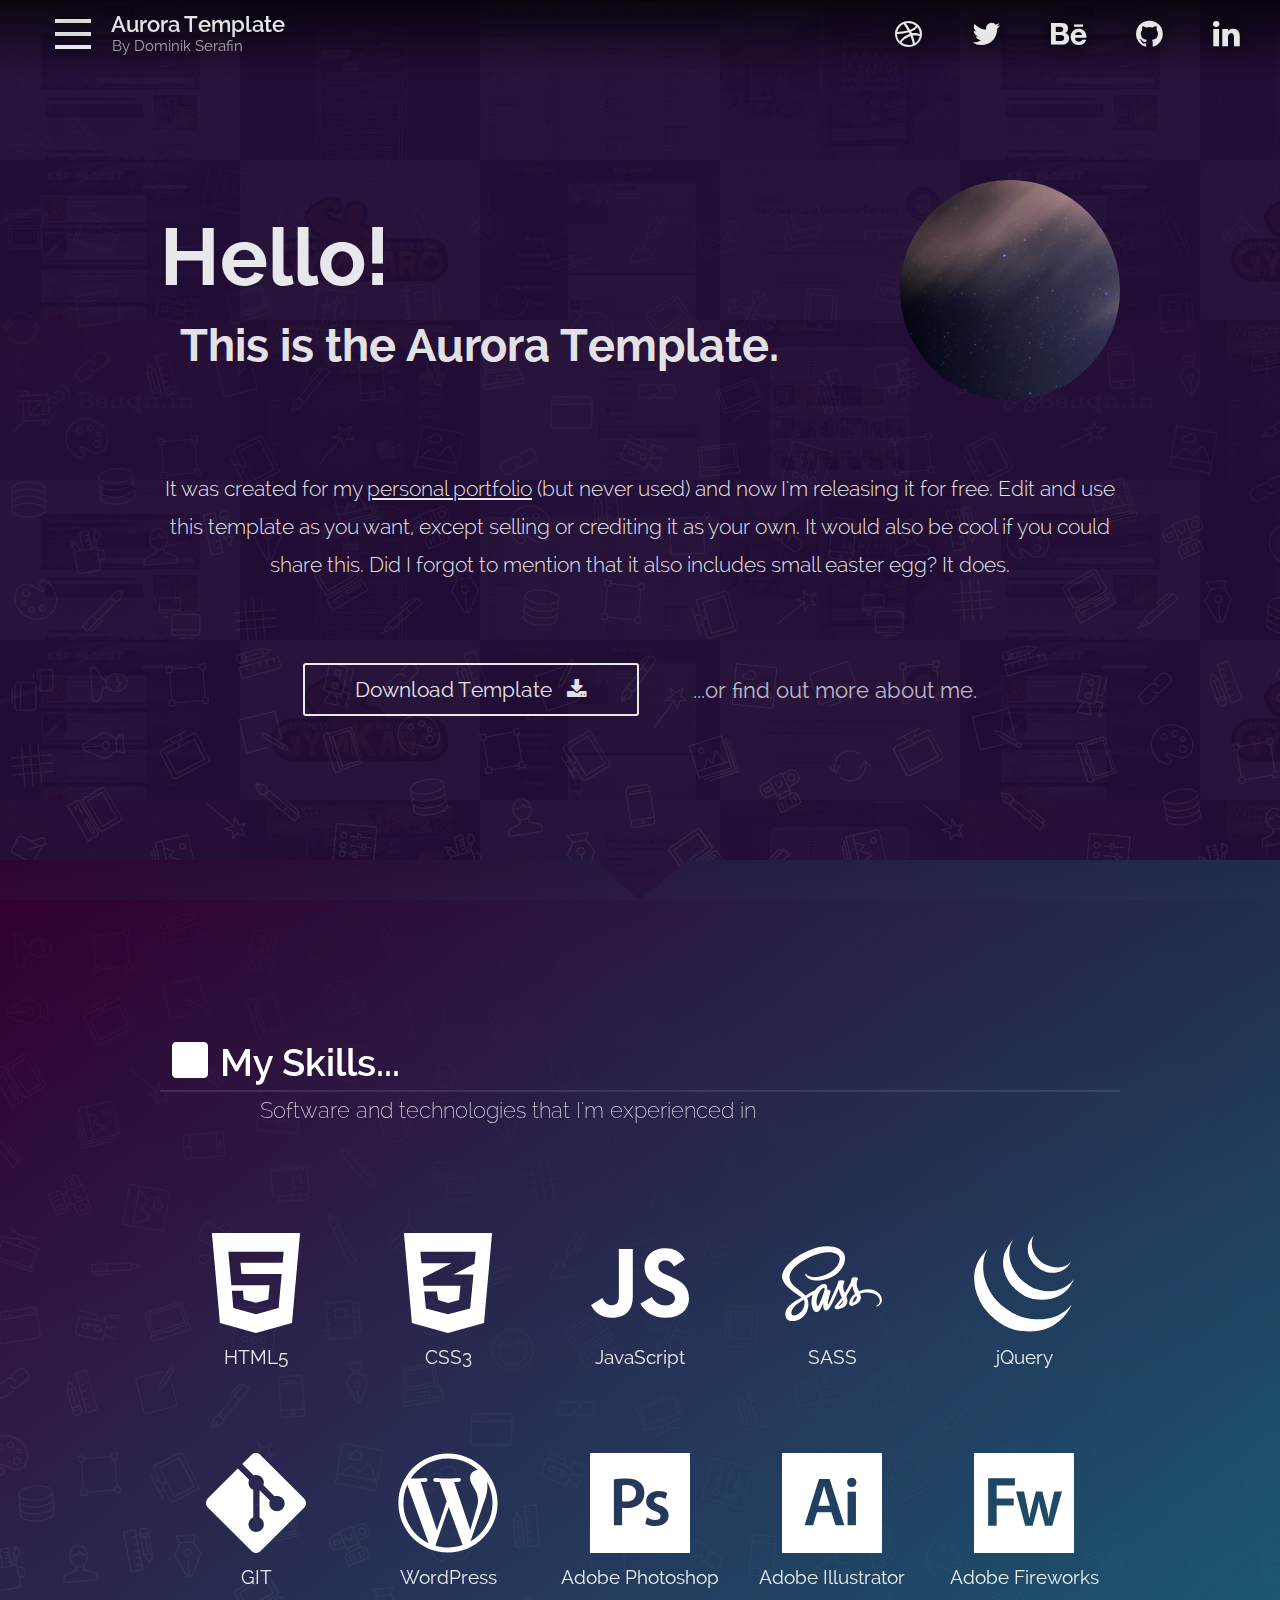
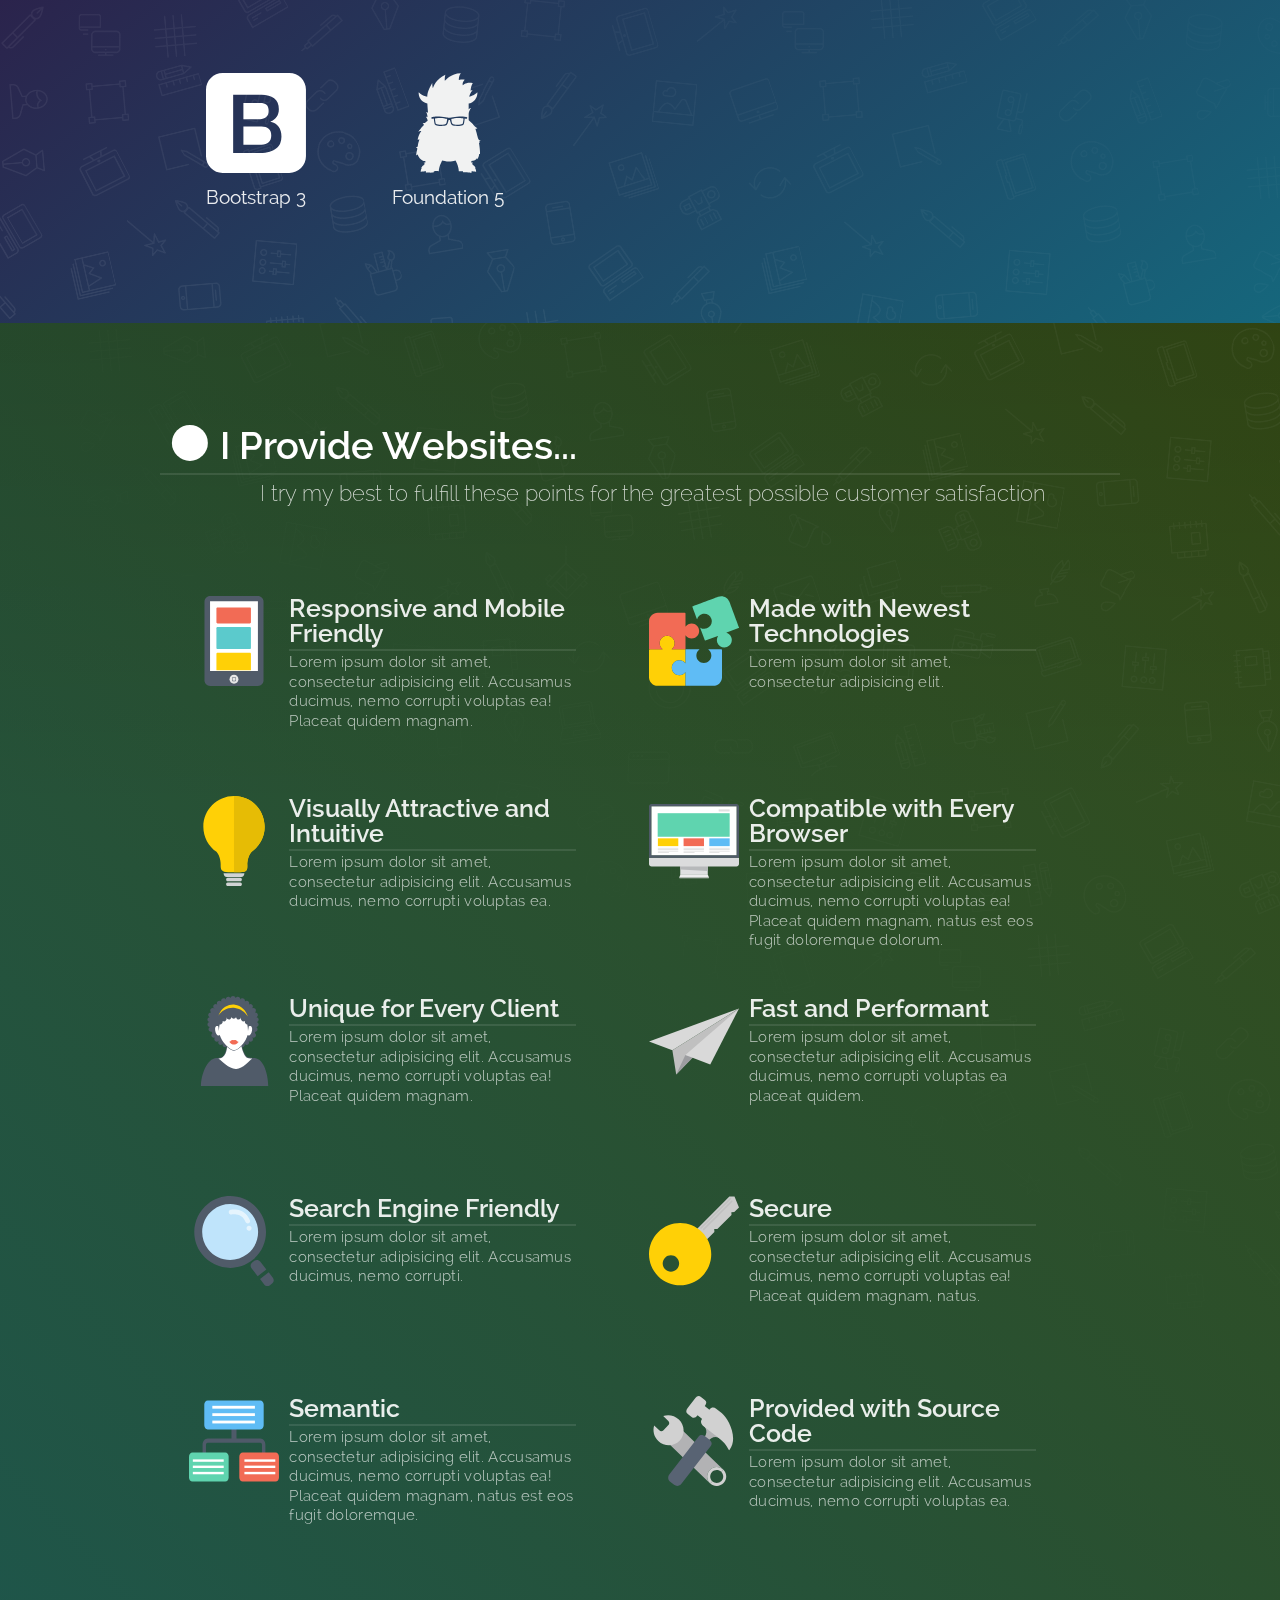
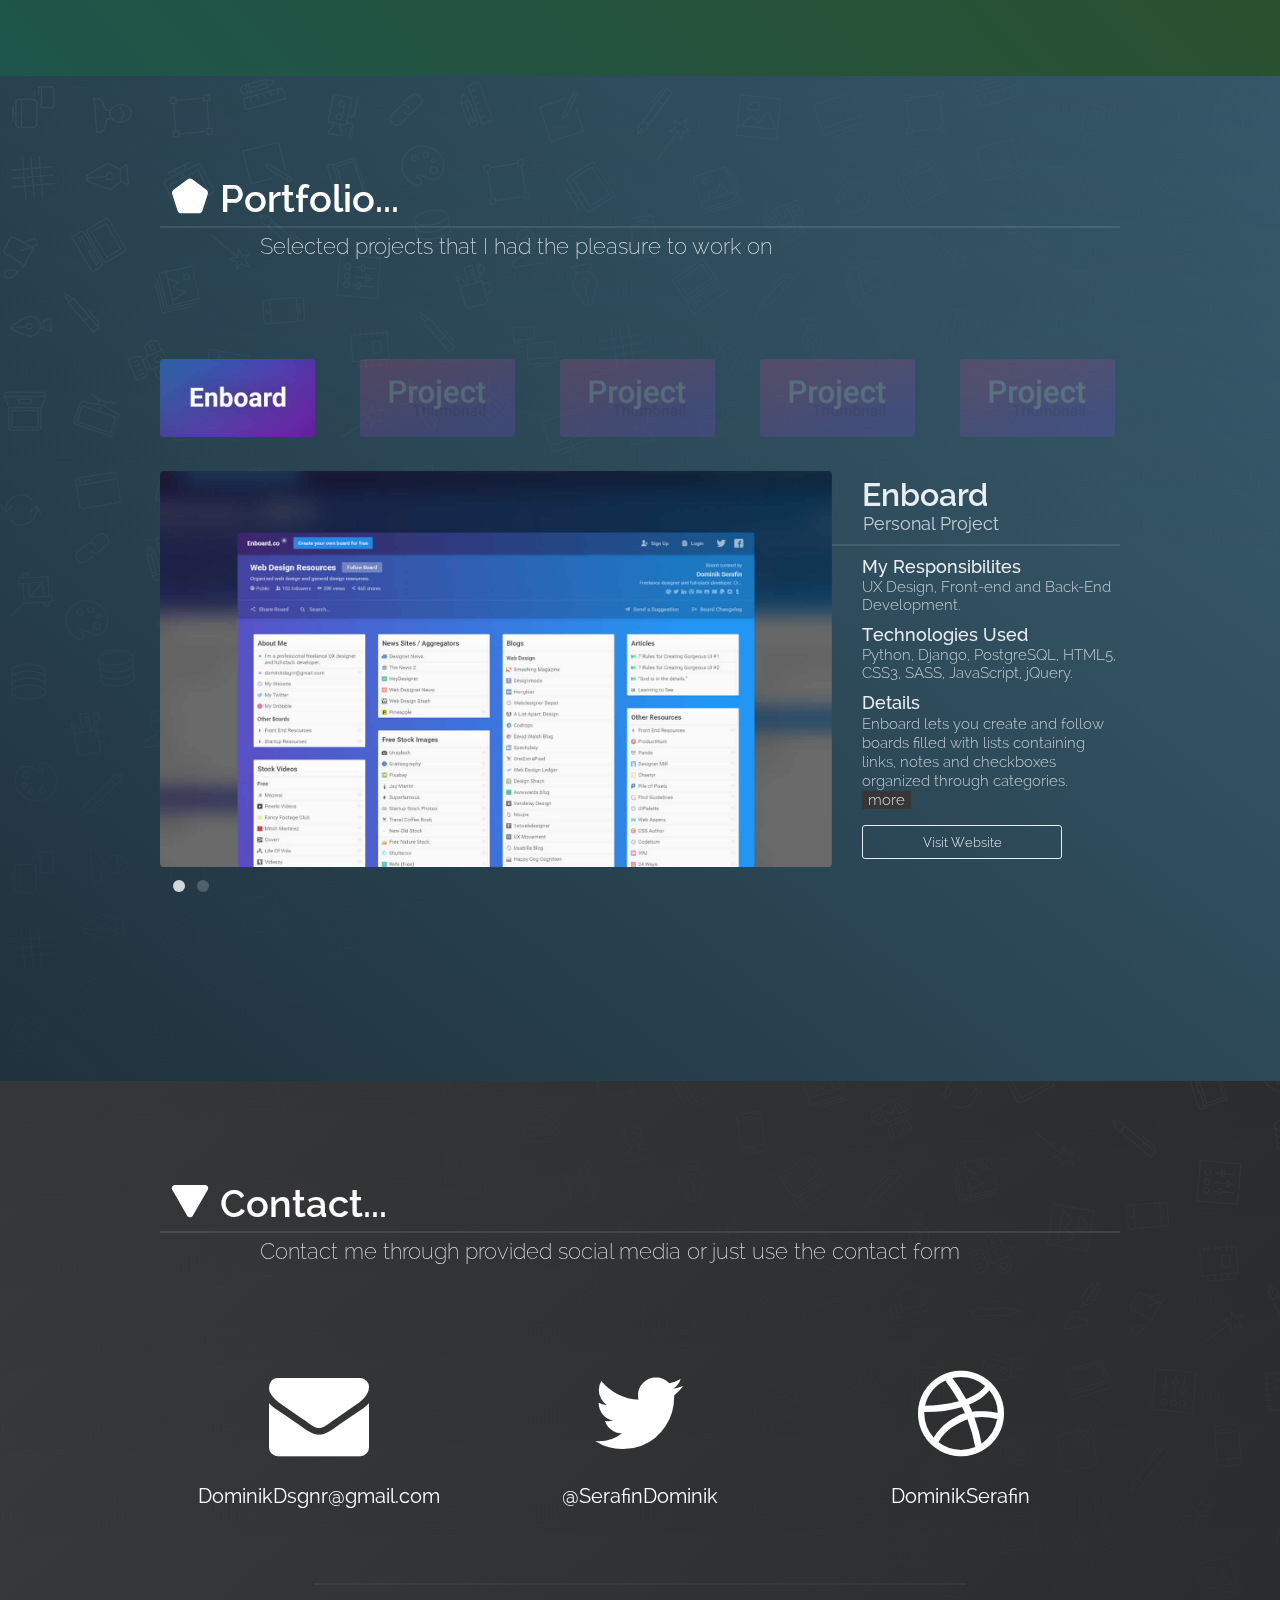
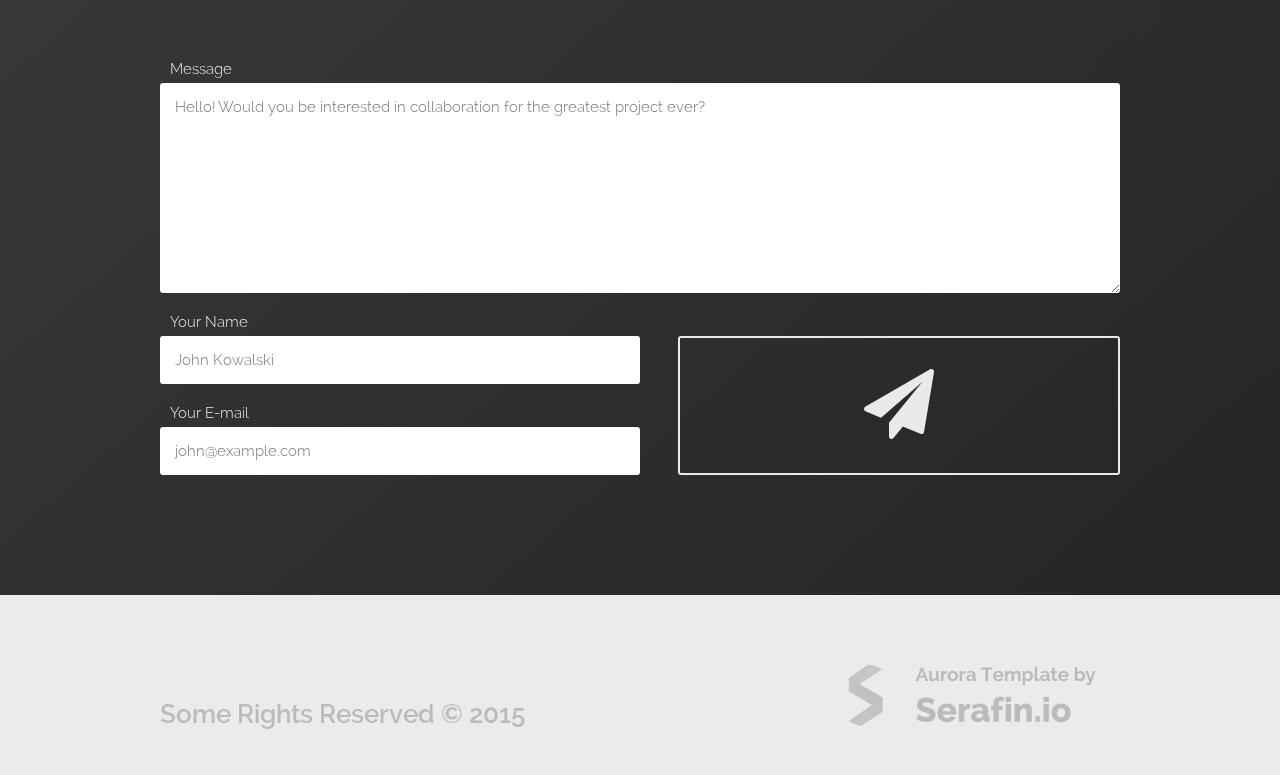
<file: assets/assignments/html/demo/assignment-10/index.html>
<!DOCTYPE html><html lang="en">

<head>
	<!-- Basic informations -->
	<meta charset="utf-8">
	<meta name="viewport" content="width=device-width, initial-scale=1.0">
	<meta http-equiv="X-UA-Compatible" content="IE=edge">

	<!-- Site informations -->
	<title>Aurora Template</title>
	<meta name="author" content="Dominik Serafin">
	<meta name="description" content="Free HTML5 Template created by Dominik Serafin.">

	<!-- Open Graph -->
	<meta property="og:title" content="Free Aurora Template">
	<meta property="og:description" content="Free HTML5 Template created by Dominik Serafin.">
	<meta property="og:url" content="http://serafin.io/aurora-template/">
	<meta property="og:image" content="http://serafin.io/aurora-template/content/og_image.png">

	<!-- Twitter Card -->
	<!--
	<meta name="twitter:title" content="">
	<meta name="twitter:description" content="">
	<meta name="twitter:domain" content="">
	<meta name="twitter:image:src" content="">
	<meta name="twitter:site" content="">
	<meta name="twitter:creator" content="">
	<meta name="twitter:card" content="">
	-->

	<!-- Favicon -->
	<link rel="apple-touch-icon" sizes="180x180" href="style/favicon/apple-touch-icon-180x180.png">
	<link rel="apple-touch-icon" sizes="152x152" href="style/favicon/apple-touch-icon-152x152.png">
	<link rel="apple-touch-icon" sizes="144x144" href="style/favicon/apple-touch-icon-144x144.png">
	<link rel="apple-touch-icon" sizes="120x120" href="style/favicon/apple-touch-icon-120x120.png">
	<link rel="apple-touch-icon" sizes="114x114" href="style/favicon/apple-touch-icon-114x114.png">
	<link rel="apple-touch-icon" sizes="57x57" href="style/favicon/apple-touch-icon-57x57.png">
	<link rel="apple-touch-icon" sizes="72x72" href="style/favicon/apple-touch-icon-72x72.png">
	<link rel="apple-touch-icon" sizes="60x60" href="style/favicon/apple-touch-icon-60x60.png">
	<link rel="apple-touch-icon" sizes="76x76" href="style/favicon/apple-touch-icon-76x76.png">
	<link rel="icon" type="image/png" href="style/favicon/favicon-192x192.png" sizes="192x192">
	<link rel="icon" type="image/png" href="style/favicon/favicon-160x160.png" sizes="160x160">
	<link rel="icon" type="image/png" href="style/favicon/favicon-96x96.png" sizes="96x96">
	<link rel="icon" type="image/png" href="style/favicon/favicon-16x16.png" sizes="16x16">
	<link rel="icon" type="image/png" href="style/favicon/favicon-32x32.png" sizes="32x32">
	<meta name="msapplication-TileColor" content="#da532c">
	<meta name="msapplication-TileImage" content="style/favicon/mstile-144x144.png">
	<meta name="msapplication-config" content="style/favicon/browserconfig.xml">
	<link rel="shortcut icon" href="favicon.ico">

	<!-- Fonts -->
	<link href="style/fonts/webfont-raleway/webfont-raleway.css" rel="stylesheet" type="text/css">
	<link href="style/fonts/webfont-font-awesome/css/font-awesome.css" rel="stylesheet" type="text/css">

	<!-- Stylesheets -->
	<link href="style/css/global.css" type="text/css" rel="stylesheet" media="all">

	<!-- Scripts preload -->
	<!--[if lt IE 9]><script src="style/js/html5shiv.js"></script><![endif]-->
</head>

<body>






	<!-- Some Helper Stuff -->
	<div id="start" class="start">&nbsp;</div>
	<div class="maxwidth1050">&nbsp;</div>







	<!-- Header -->
	<header class="header">
		<div class="header__wrapper">
			<div class="header__hamburger">
				<div class="header__hamburger-block">&nbsp;</div>
				<div class="header__hamburger-block">&nbsp;</div>
				<div class="header__hamburger-block">&nbsp;</div>
			</div>
			<nav class="header__navigation">
				<a href="#start" class="js-smooth-scroll">
					<div class="js-smooth-scroll  header__navigation-element">Start...</div>
				</a>
				<a href="#experience" class="js-smooth-scroll">
					<div class="header__navigation-element  header__navigation-element--experience">Skills...</div>
				</a>
				<a href="#features" class="js-smooth-scroll">
					<div class="header__navigation-element  header__navigation-element--features">Guarantees...</div>
				</a>
				<a href="#realizations" class="js-smooth-scroll">
					<div class="header__navigation-element  header__navigation-element--realizations">Portfolio...</div>
				</a>
				<a href="#contact" class="js-smooth-scroll">
					<div class="header__navigation-element  header__navigation-element--contact">Contact...</div>
				</a>
			</nav>

			<a href="#start" class="header__title-wrapper  js-smooth-scroll">
				<div class="header__title-main">Aurora Template</div>
				<div class="header__title-sub">By Dominik Serafin</div>
			</a>

			<div class="header__social-icons">
				<a target="_blank" href="https://dribbble.com/DominikSerafin"><i class="fa fa-dribbble"></i></a>
				<a target="_blank" href="https://twitter.com/SerafinDominik"><i class="fa fa-twitter"></i></a>
				<a target="_blank" href="https://www.behance.net/dominikserafin"><i class="fa fa-behance"></i></a>
				<a target="_blank" href="https://github.com/DominikSerafin/"><i class="fa fa-github"></i></a>
				<a target="_blank" href="https://linkedin.com/pub/dominik-serafin/a1/672/93b"><i class="fa fa-linkedin"></i></a>
			</div>
		</div>
	</header>
	<!-- End Header -->








	<!-- First Fixed "Hero" Section -->
	<section id="hero" class="hero">
		<div class="hero__background">&nbsp;</div>
		<div class="hero__gradient">&nbsp;</div>
		<div class="hero__pattern">&nbsp;</div>
		<div class="hero__content">
			<div class="hero__content-wrapper">
				<div class="hero__title-wrapper">
					<div class="hero__title-large">Hello!</div>
					<div class="hero__title-small">This is the Aurora Template.</div>
				</div>
				<div class="hero__photo-wrapper">
					<div class="hero__photo">
						<!--<div class="hero__hat">&nbsp;</div>-->
					</div>
				</div>
				<div class="hero__description">
					It was created for my <a target="_blank" href="http://serafin.io/?utm_source=Aurora-Template&utm_medium=Hero-Desc&utm_campaign=Freebie">personal portfolio</a> (but never used) and now I'm releasing it for free. Edit and use this template as you want, except selling or crediting it as your own. It would also be cool if you could share this. Did I forgot to mention that it also includes small easter egg? It does.
				</div>
				<div class="hero__call-to-action">
					<a href="https://goo.gl/lp9Gd6" target="_blank" class="hero__button  ghost-button  ghost-button--hero">Download Template &nbsp; <i class="fa fa-download"></i></a>
					<a href="http://serafin.io/?utm_source=Aurora-Template&utm_medium=Hero-Alt-Button&utm_campaign=Freebie" target="_blank" class="hero__alt-button">...or find out more about me.</a>
				</div>
			</div>
		</div>
	</section>
	<!-- End First Fixed "Hero" Section -->















	<!-- Scrollable Content -->
	<div class="content">















		<!-- "Experience" Section -->
		<section id="experience" class="experience">
			<div class="experience__hollow-arrow">&nbsp;</div>
			<div class="experience__wrapper">
				<div class="section-header">
					<div class="section-header__title  section-header__title--experience">My Skills...</div>
					<div class="section-header__subtitle">Software and technologies that I'm experienced in</div>
				</div>
				<div class="experience__icons-wrapper">
					<div class="experience__icon  experience__icon--html5">
						<div class="experience__icon-description">HTML5</div>
					</div>
					<div class="experience__icon  experience__icon--css3">
						<div class="experience__icon-description">CSS3</div>
					</div>
					<div class="experience__icon  experience__icon--javascript">
						<div class="experience__icon-description">JavaScript</div>
					</div>
					<div class="experience__icon  experience__icon--sass">
						<div class="experience__icon-description">SASS</div>
					</div>
					<div class="experience__icon  experience__icon--jquery">
						<div class="experience__icon-description">jQuery</div>
					</div>
					<div class="experience__icon  experience__icon--git">
						<div class="experience__icon-description">GIT</div>
					</div>
					<div class="experience__icon  experience__icon--wordpress">
						<div class="experience__icon-description">WordPress</div>
					</div>
					<div class="experience__icon  experience__icon--photoshop">
						<div class="experience__icon-description">Adobe Photoshop</div>
					</div>
					<div class="experience__icon  experience__icon--illustrator">
						<div class="experience__icon-description">Adobe Illustrator</div>
					</div>
					<div class="experience__icon  experience__icon--fireworks">
						<div class="experience__icon-description">Adobe Fireworks</div>
					</div>
					<div class="experience__icon  experience__icon--bootstrap">
						<div class="experience__icon-description">Bootstrap 3</div>
					</div>
					<div class="experience__icon  experience__icon--foundation">
						<div class="experience__icon-description">Foundation 5</div>
					</div>
				</div>
			</div>
		</section>
		<!-- End "Experience" Section -->














		<!-- "Features" Section -->
		<section id="features" class="features">
			<div class="features__wrapper">
				<div class="section-header">
					<div class="section-header__title  section-header__title--features">I Provide Websites...</div>
					<div class="section-header__subtitle">I try my best to fulfill these points for the greatest possible customer satisfaction</div>
				</div>
				<div class="features__elements-wrapper">
					<div class="features__element">
						<div class="features__image  features__image--mobile">&nbsp;</div>
						<div class="features__text">
							<div class="features__title">Responsive and Mobile Friendly</div>
							<div class="features__description">Lorem ipsum dolor sit amet, consectetur adipisicing elit. Accusamus ducimus, nemo corrupti voluptas ea! Placeat quidem magnam.</div>
						</div>
					</div>
					<div class="features__element">
						<div class="features__image  features__image--newest">&nbsp;</div>
						<div class="features__text">
							<div class="features__title">Made with Newest Technologies</div>
							<div class="features__description">Lorem ipsum dolor sit amet, consectetur adipisicing elit.</div>
						</div>
					</div>
					<div class="features__element">
						<div class="features__image  features__image--intuitive">&nbsp;</div>
						<div class="features__text">
							<div class="features__title">Visually Attractive and Intuitive</div>
							<div class="features__description">Lorem ipsum dolor sit amet, consectetur adipisicing elit. Accusamus ducimus, nemo corrupti voluptas ea.</div>
						</div>
					</div>
					<div class="features__element">
						<div class="features__image  features__image--browsers">&nbsp;</div>
						<div class="features__text">
							<div class="features__title">Compatible with Every Browser</div>
							<div class="features__description">Lorem ipsum dolor sit amet, consectetur adipisicing elit. Accusamus ducimus, nemo corrupti voluptas ea! Placeat quidem magnam, natus est eos fugit doloremque dolorum.</div>
						</div>
					</div>
					<div class="features__element">
						<div class="features__image  features__image--clients">&nbsp;</div>
						<div class="features__text">
							<div class="features__title">Unique for Every Client</div>
							<div class="features__description">Lorem ipsum dolor sit amet, consectetur adipisicing elit. Accusamus ducimus, nemo corrupti voluptas ea! Placeat quidem magnam.</div>
						</div>
					</div>
					<div class="features__element">
						<div class="features__image  features__image--fast">&nbsp;</div>
						<div class="features__text">
							<div class="features__title">Fast and Performant</div>
							<div class="features__description">Lorem ipsum dolor sit amet, consectetur adipisicing elit. Accusamus ducimus, nemo corrupti voluptas ea placeat quidem.</div>
						</div>
					</div>
					<div class="features__element">
						<div class="features__image  features__image--seo">&nbsp;</div>
						<div class="features__text">
							<div class="features__title">Search Engine Friendly</div>
							<div class="features__description">Lorem ipsum dolor sit amet, consectetur adipisicing elit. Accusamus ducimus, nemo corrupti.</div>
						</div>
					</div>
					<div class="features__element">
						<div class="features__image  features__image--secure">&nbsp;</div>
						<div class="features__text">
							<div class="features__title">Secure</div>
							<div class="features__description">Lorem ipsum dolor sit amet, consectetur adipisicing elit. Accusamus ducimus, nemo corrupti voluptas ea! Placeat quidem magnam, natus.</div>
						</div>
					</div>
					<div class="features__element">
						<div class="features__image  features__image--semantic">&nbsp;</div>
						<div class="features__text">
							<div class="features__title">Semantic</div>
							<div class="features__description">Lorem ipsum dolor sit amet, consectetur adipisicing elit. Accusamus ducimus, nemo corrupti voluptas ea! Placeat quidem magnam, natus est eos fugit doloremque.</div>
						</div>
					</div>
					<div class="features__element">
						<div class="features__image  features__image--sourcefiles">&nbsp;</div>
						<div class="features__text">
							<div class="features__title">Provided with Source Code</div>
							<div class="features__description">Lorem ipsum dolor sit amet, consectetur adipisicing elit. Accusamus ducimus, nemo corrupti voluptas ea.</div>
						</div>
					</div>
				</div>
			</div>
		</section>
		<!-- End "Features" Section -->


















		<!-- "Realizations" Section - With Projects -->
		<section id="realizations" class="realizations">
			<div class="realizations__wrapper">

				<div class="section-header">
					<div class="section-header__title  section-header__title--realizations">Portfolio...</div>
					<div class="section-header__subtitle">Selected projects that I had the pleasure to work on</div>
				</div>

				<div class="showcase">
					<div class="showcase__thumbnails-wrapper">

						<!-- normal -->
						<img data-project="p1" class="showcase__thumb  showcase__thumb--first  showcase__thumb--active" src="content/project01_thumb.jpg">
						<img data-project="p2" class="showcase__thumb" src="content/project_placeholder_thumb.jpg">
						<img data-project="p3" class="showcase__thumb" src="content/project_placeholder_thumb.jpg">
						<img data-project="p4" class="showcase__thumb" src="content/project_placeholder_thumb.jpg">
						<img data-project="p5" class="showcase__thumb" src="content/project_placeholder_thumb.jpg">

						<!-- blank template
						<div data-project="p5" class="showcase__thumb  showcase__thumb--blank">&nbsp;</div>
						 -->

					</div>



					<div class="showcase__stage-wrapper">

						<!-- project 1 -->
						<div data-project="p1" class="showcase__stage  showcase__stage--active">
							<div class="showcase__slider">
								<ul class="rslides">

									<li>
										<a href="content/project01_slide01.jpg" target="_blank">
											<img src="content/project01_slide01.jpg">
										</a>
									</li>

									<li>
										<a href="content/project01_slide02.jpg" target="_blank">
											<img src="content/project01_slide02.jpg">
										</a>
									</li>

								</ul>
							</div>
							<div class="showcase__infos-wrapper">
								<div class="showcase__title">
									Enboard
									<div class="showcase__title-description">Personal Project</div>
								</div>

								<div class="showcase__point">
									<div class="showcase__point-title">My Responsibilites</div>
									<div class="showcase__point-description">
										UX Design, Front-end and Back-End Development.
									</div>
								</div>
								<div class="showcase__point">
									<div class="showcase__point-title">Technologies Used</div>
									<div class="showcase__point-description">
										Python, Django, PostgreSQL, HTML5, CSS3, SASS, JavaScript, jQuery.
									</div>
								</div>


								<div class="showcase__point">
									<div class="showcase__point-title">Details</div>
									<div class="showcase__point-details-excerpt">
										Enboard lets you create and follow boards filled with lists containing links, notes and checkboxes organized through categories. <!--<span class="showcase__ellipsis"></span>--><span class="showcase__readmore">more</span>
									</div>

									<div class="showcase__point-details-full">
										Perfect for gathering and sharing informations on some subject, browser start page, personal notes, link bookmarking, simple project management, todo list, and many more. Possibilites are endless. <span class="showcase__readless">less</span>
									</div>
								</div>


								<a target="_blank" href="http://enboard.co/" class="showcase__button  ghost-button  ghost-button--realizations">Visit Website</a>
							</div>
						</div>

						<!-- project 2 -->
						<div data-project="p2" class="showcase__stage">
							<div class="showcase__slider">
								<ul class="rslides">

									<li>
										<a href="content/project_placeholder_slide.jpg" target="_blank">
											<img src="content/project_placeholder_slide.jpg">
										</a>
									</li>

									<li>
										<a href="content/project_placeholder_slide.jpg" target="_blank">
											<img src="content/project_placeholder_slide.jpg">
										</a>
									</li>

									<li>
										<a href="content/project_placeholder_slide.jpg" target="_blank">
											<img src="content/project_placeholder_slide.jpg">
										</a>
									</li>

									<li>
										<a href="content/project_placeholder_slide.jpg" target="_blank">
											<img src="content/project_placeholder_slide.jpg">
										</a>
									</li>

								</ul>
							</div>
							<div class="showcase__infos-wrapper">
								<div class="showcase__title">Second Project</div>
								<div class="showcase__point">
									<div class="showcase__point-title">Section Title</div>
									<div class="showcase__point-description">
										Section Content
									</div>
								</div>
								<div class="showcase__point">
									<div class="showcase__point-title">Section Title</div>
									<div class="showcase__point-description">
										HTML, CSS, SASS, JavaScript, jQuery, WordPress, Google Maps Api v3
									</div>
								</div>
								<div class="showcase__point">
									<div class="showcase__point-title">Section Title</div>
									<div class="showcase__point-details-excerpt">
										Lorem ipsum dolor sit amet, consectetur adipiscing elit, sed do eiusmod tempor incididunt ut labore et dolore magna aliqua. Ut enim ad minim veniam, quis nostrud exercitation ullamco laboris nisi ut aliquip<span class="showcase__ellipsis">...</span>
										<span class="showcase__readmore">more</span>
									</div>
									<div class="showcase__point-details-full">
										ex ea commodo consequat. Duis aute irure dolor in reprehenderit in voluptate velit esse cillum dolore eu fugiat nulla pariatur. Excepteur sint occaecat cupidatat non proident, sunt in culpa qui officia deserunt mollit anim id est laborum.
										<span class="showcase__readless">less</span>
									</div>
								</div>
								<a target="_blank" href="//example.com" class="showcase__button  ghost-button  ghost-button--realizations">Visit Website</a>
							</div>
						</div>

						<!-- project 3 -->
						<div data-project="p3" class="showcase__stage">
							<div class="showcase__slider">
								<ul class="rslides">
									<li><img src="content/project_placeholder_slide.jpg"></li>
								</ul>
							</div>
							<div class="showcase__infos-wrapper">
								<div class="showcase__title">Third Project</div>
								<div class="showcase__point">
									<div class="showcase__point-title">Section Title</div>
									<div class="showcase__point-description">
										Design and Development
									</div>
								</div>
								<div class="showcase__point">
									<div class="showcase__point-title">Section Title</div>
									<div class="showcase__point-description">
										HTML, CSS, SASS, JavaScript, jQuery
									</div>
								</div>
								<div class="showcase__point">
									<div class="showcase__point-title">Section Title</div>
									<div class="showcase__point-details-excerpt">
										Lorem ipsum dolor sit amet, consectetur adipiscing elit, sed do eiusmod tempor incididunt ut labore et dolore magna aliqua. Ut enim ad minim veniam, quis nostrud exercitation ullamco laboris nisi ut aliquip<span class="showcase__ellipsis">...</span>
										<span class="showcase__readmore">more</span>
									</div>
									<div class="showcase__point-details-full">
										ex ea commodo consequat. Duis aute irure dolor in reprehenderit in voluptate velit esse cillum dolore eu fugiat nulla pariatur. Excepteur sint occaecat cupidatat non proident, sunt in culpa qui officia deserunt mollit anim id est laborum.
										<span class="showcase__readless">less</span>
									</div>
								</div>
								<a target="_blank" href="//example.com" class="showcase__button  ghost-button  ghost-button--realizations">Visit Website</a>
							</div>
						</div>

						<!-- project 4 -->
						<div data-project="p4" class="showcase__stage">
							<div class="showcase__slider">
								<ul class="rslides">
									<li><img src="content/project_placeholder_slide.jpg"></li>
									<li><img src="content/project_placeholder_slide.jpg"></li>
									<li><img src="content/project_placeholder_slide.jpg"></li>
									<li><img src="content/project_placeholder_slide.jpg"></li>
								</ul>
							</div>
							<div class="showcase__infos-wrapper">
								<div class="showcase__title">Fourth Project</div>
								<div class="showcase__point">
									<div class="showcase__point-title">Section Title</div>
									<div class="showcase__point-description">
										Design and Front-End Development
									</div>
								</div>
								<div class="showcase__point">
									<div class="showcase__point-title">Section Title</div>
									<div class="showcase__point-description">
										HTML, CSS, SASS, JavaScript, jQuery
									</div>
								</div>
								<div class="showcase__point">
									<div class="showcase__point-title">Section Title</div>
									<div class="showcase__point-details-excerpt">
										Lorem ipsum dolor sit amet, consectetur adipiscing elit, sed do eiusmod tempor incididunt ut labore et dolore magna aliqua. Ut enim ad minim veniam, quis nostrud exercitation ullamco laboris nisi ut aliquip<span class="showcase__ellipsis">...</span>
										<span class="showcase__readmore">more</span>
									</div>
									<div class="showcase__point-details-full">
										ex ea commodo consequat. Duis aute irure dolor in reprehenderit in voluptate velit esse cillum dolore eu fugiat nulla pariatur. Excepteur sint occaecat cupidatat non proident, sunt in culpa qui officia deserunt mollit anim id est laborum.
										<span class="showcase__readless">less</span>
									</div>
								</div>
								<a target="_blank" href="//example.com" class="showcase__button  ghost-button  ghost-button--realizations">Visit Website</a>
							</div>
						</div>

						<!-- project 5 -->
						<div data-project="p5" class="showcase__stage">
							<div class="showcase__slider">
								<ul class="rslides">
									<li><img src="content/project_placeholder_slide.jpg"></li>
									<li><img src="content/project_placeholder_slide.jpg"></li>
									<li><img src="content/project_placeholder_slide.jpg"></li>
									<li><img src="content/project_placeholder_slide.jpg"></li>
								</ul>
							</div>
							<div class="showcase__infos-wrapper">
								<div class="showcase__title">Fifth Project</div>
								<div class="showcase__point">
									<div class="showcase__point-title">Section Title</div>
									<div class="showcase__point-description">
										Design and Front-End Development
									</div>
								</div>
								<div class="showcase__point">
									<div class="showcase__point-title">Section Title</div>
									<div class="showcase__point-description">
										HTML, CSS, SASS, JavaScript, jQuery
									</div>
								</div>
								<div class="showcase__point">
									<div class="showcase__point-title">Section Title</div>
									<div class="showcase__point-details-excerpt">
										Lorem ipsum dolor sit amet, consectetur adipiscing elit, sed do eiusmod tempor incididunt ut labore et dolore magna aliqua. Ut enim ad minim veniam, quis nostrud exercitation ullamco laboris nisi ut aliquip<span class="showcase__ellipsis">...</span>
										<span class="showcase__readmore">more</span>
									</div>
									<div class="showcase__point-details-full">
										ex ea commodo consequat. Duis aute irure dolor in reprehenderit in voluptate velit esse cillum dolore eu fugiat nulla pariatur. Excepteur sint occaecat cupidatat non proident, sunt in culpa qui officia deserunt mollit anim id est laborum.
										<span class="showcase__readless">less</span>
									</div>
								</div>
								<a target="_blank" href="//example.com" class="showcase__button  ghost-button  ghost-button--realizations">Visit Website</a>
							</div>
						</div>


					</div>



				</div>
			</div>
		</section>
		<!-- End "Realizations" Section - With Projects -->

















		<!-- "Contact" Section -->
		<section id="contact" class="contact">
			<div class="contact__wrapper">
				<div class="section-header">
					<div class="section-header__title  section-header__title--contact">Contact...</div>
					<div class="section-header__subtitle">Contact me through provided social media or just use the contact form</div>
				</div>

				<div class="contact__icons-wrapper">
					<div class="contact__icon">
						<a target="_blank" href="mailto:dominikdsgnr@gmail.com"><i class="fa fa-envelope"></i></a>
						<div class="contact__icon-description">DominikDsgnr@gmail.com</div>
					</div>
					<div class="contact__icon">
						<a target="_blank" href="https://twitter.com/SerafinDominik"><i class="fa fa-twitter"></i></a>
						<div class="contact__icon-description">@SerafinDominik</div>
					</div>
					<div class="contact__icon">
						<a target="_blank" href="https://dribbble.com/DominikSerafin"><i class="fa fa-dribbble"></i></a>
						<div class="contact__icon-description">DominikSerafin</div>
					</div>
				</div>

				<div class="contact__spacer">&nbsp;</div>

				<form class="contact__form">

					<div class="contact__textarea-wrapper">
						<label for="message_content" class="contact__label">Message</label>
						<div class="contact__response-ajax-text">&nbsp;</div>
						<textarea id="message_content" rows="10" placeholder="Hello! Would you be interested in collaboration for the greatest project ever?" required></textarea>
					</div>

					<div class="contact__bottom-wrapper">
						<div class="contact__sender-info-wrapper">
							<div class="contact__input-wrapper  contact__input-wrapper--name">
								<label for="sender_name" class="contact__label">Your Name</label>
								<div class="contact__response-ajax-text">&nbsp;</div>
								<input id="sender_name" type="text" placeholder="John Kowalski" required>
							</div>
							<div class="contact__input-wrapper  contact__input-wrapper--email">
								<label for="sender_email" class="contact__label">Your E-mail</label>
								<div class="contact__response-ajax-text">&nbsp;</div>
								<input id="sender_email" type="email" placeholder="john@example.com" required>
							</div>
						</div>

						<div class="contact__button-wrapper  ghost-button  ghost-button--contact">
							<div class="contact__paper-plane-wrapper"><i class="fa fa-paper-plane"></i></div>
							<div class="contact__response  contact__response--success">
								<div class="contact__response-title"><i class="fa fa-check"></i> Message was sent.</div>
								<div class="contact__response-description  contact__response-description--success">&nbsp;</div>
							</div>
							<div class="contact__response  contact__response--error">
								<div class="contact__response-title"><i class="fa fa-warning"></i> Error.</div>
								<div class="contact__response-description  contact__response-description--error">Message couldn't be sent.</div>
							</div>
							<input id="contact__submit" type="button" value=" ">
						</div>
					</div>
				</form>

			</div>
		</section>
		<!-- End "Contact" Section -->














		<!-- Footer -->
		<footer id="footer" class="footer">
			<div class="footer__wrapper">
				<div class="footer__copyright">Some Rights Reserved &copy; 2015</div>
				<a href="http://serafin.io/?utm_source=Aurora-Template&utm_medium=Footer-Image&utm_campaign=Freebie" target="_blank" class="footer__image">&nbsp;</a>
			</div>
		</footer>
		<!-- End Footer -->








	</div>
	<!-- End Scrollable Content -->












	<!-- Scripts postload -->
	<script src="style/js/dependencies.min.js" type="text/javascript"></script>
	<script src="style/js/global.js" type="text/javascript"></script>

</body>
</html>
</file>
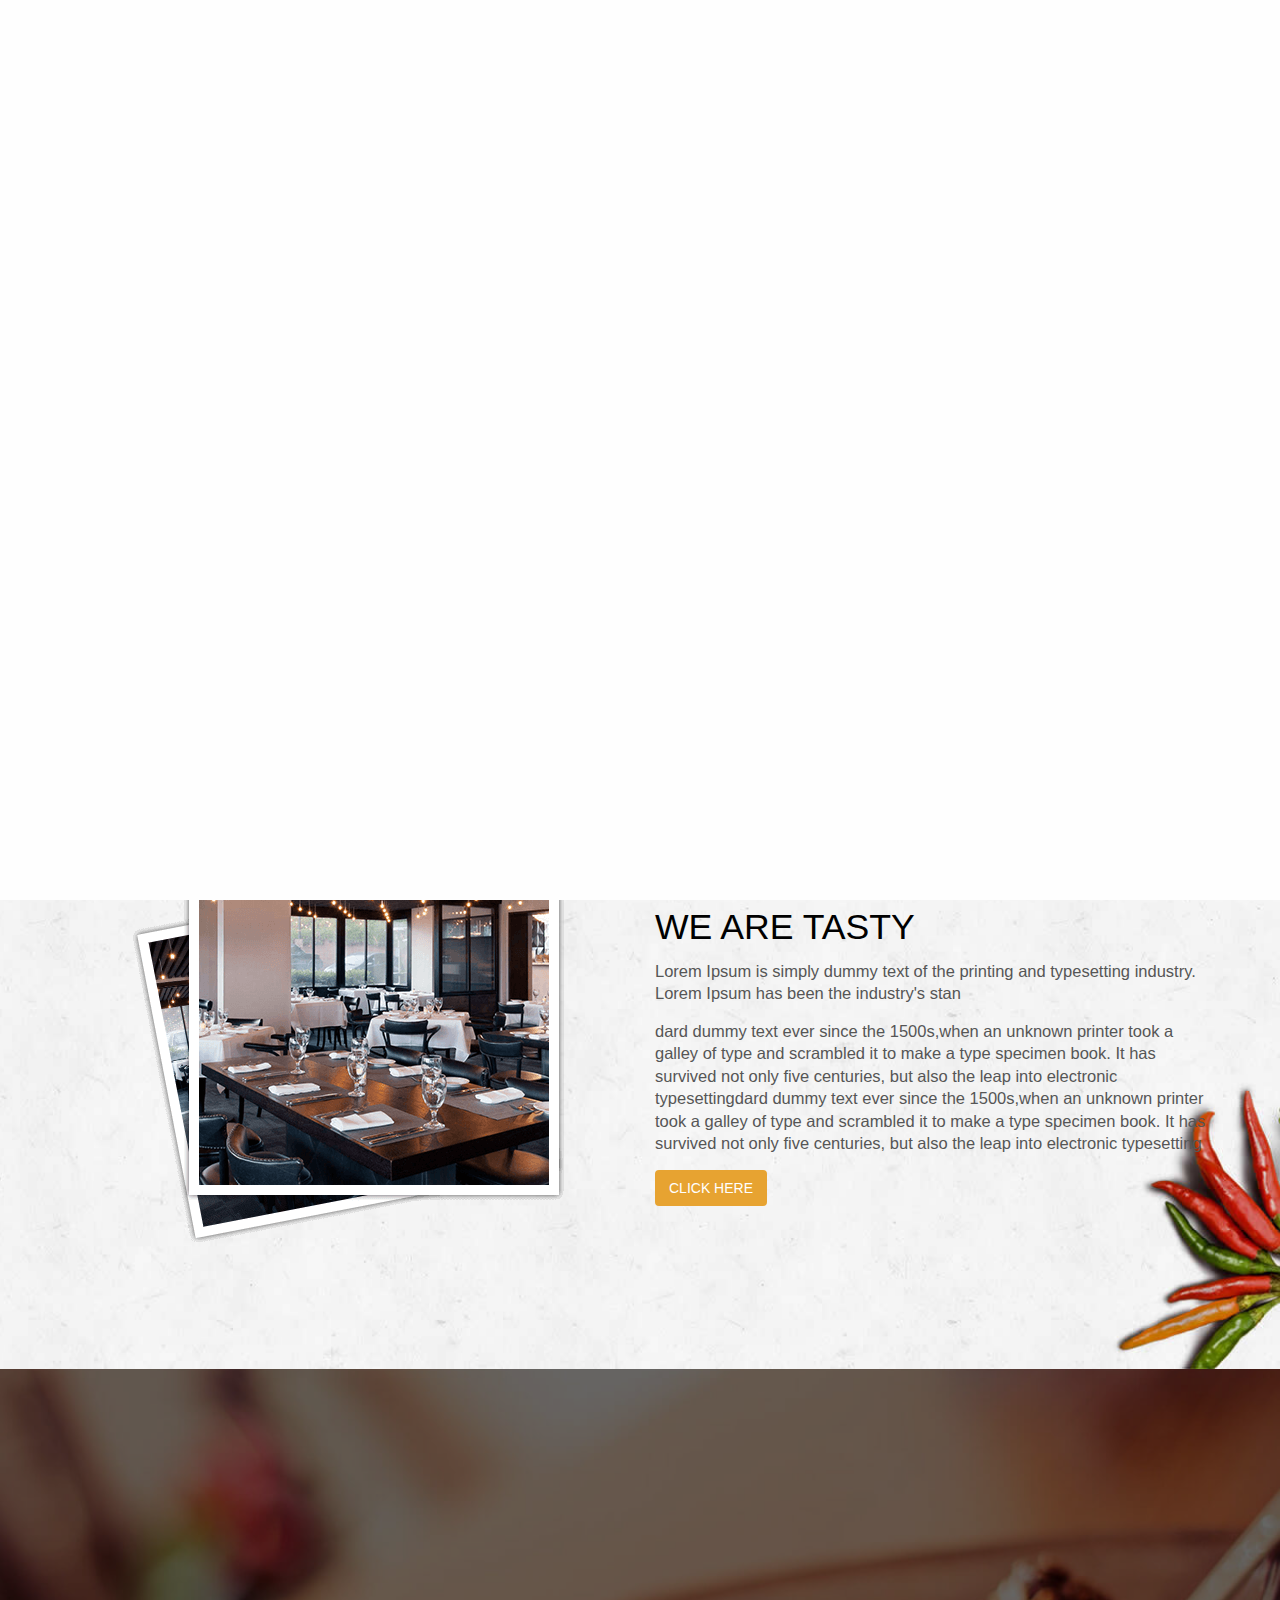
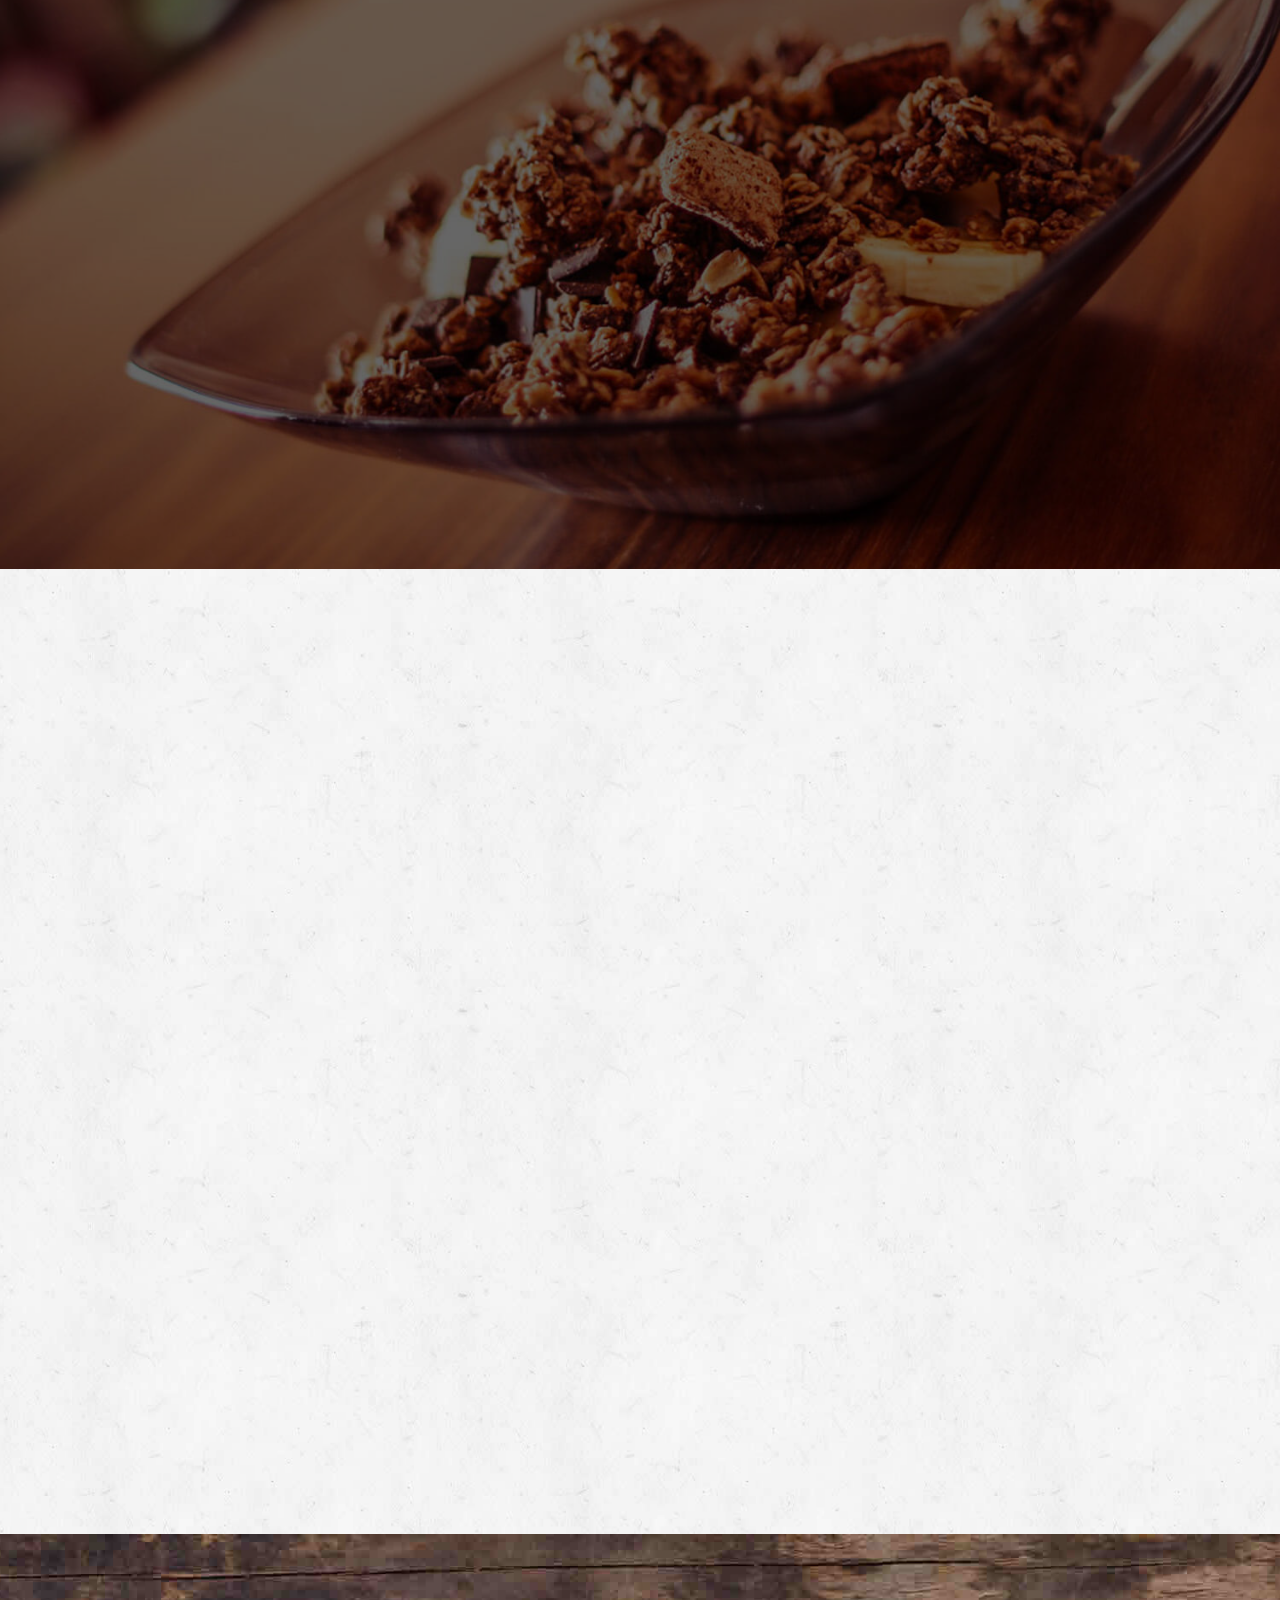
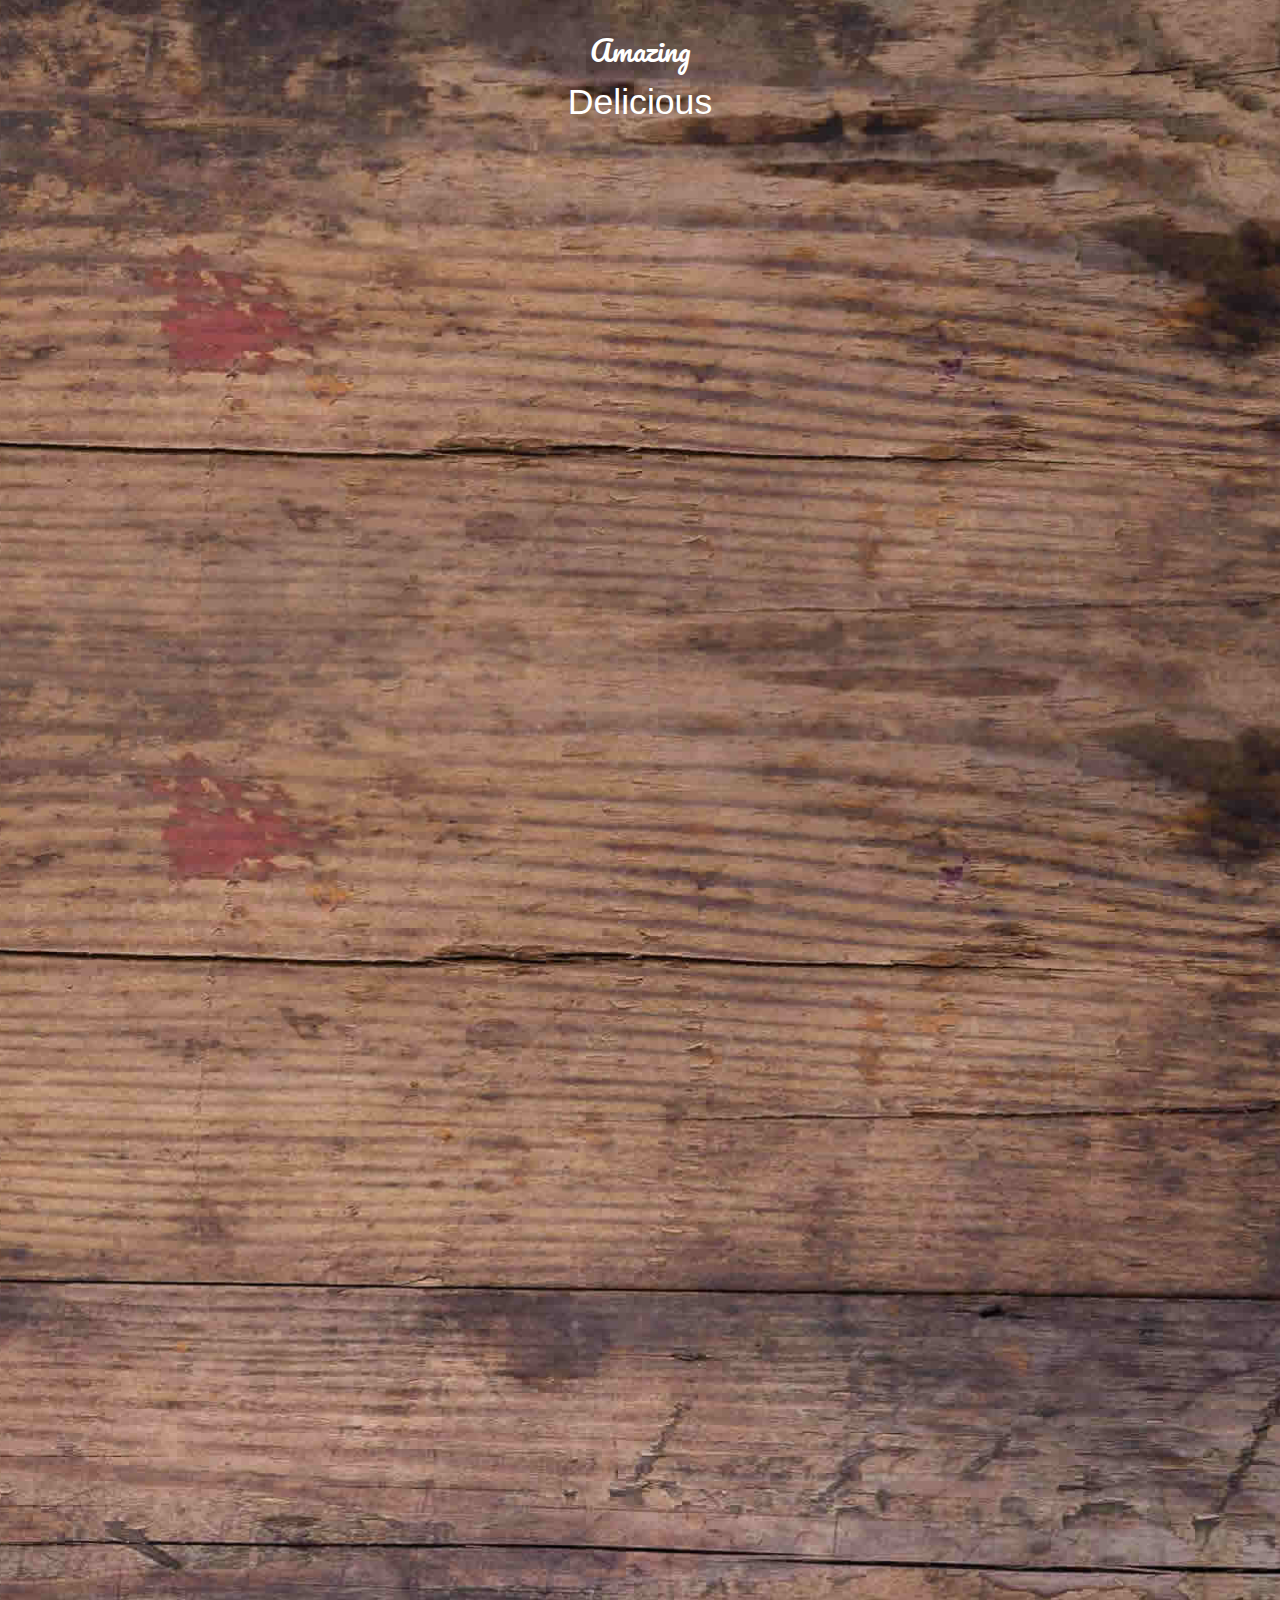
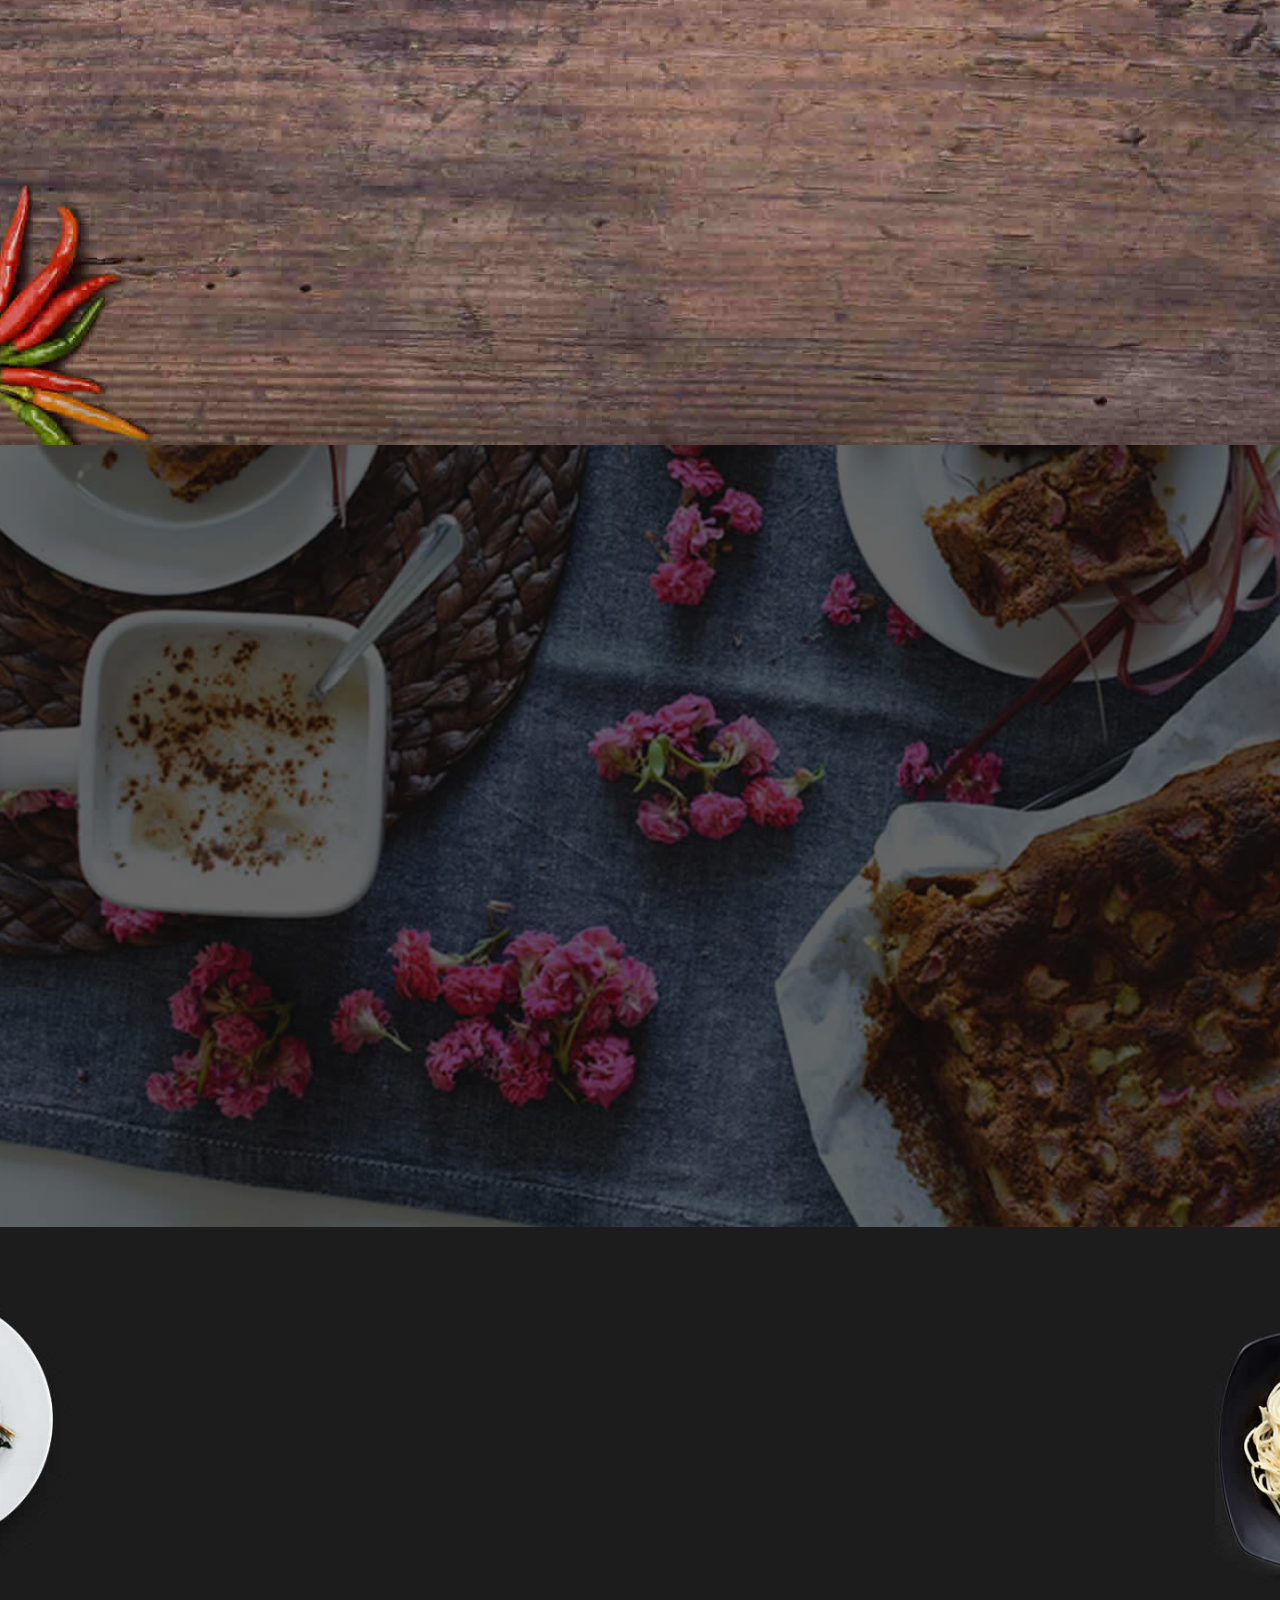
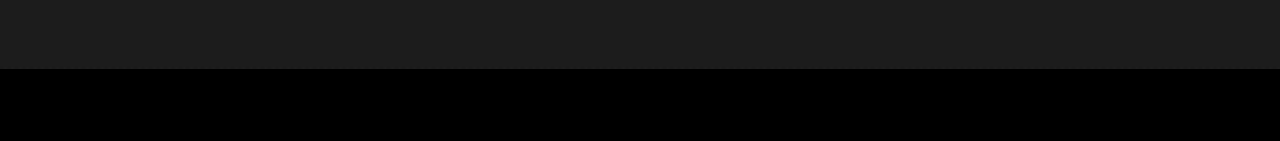
<file: assets/assignments/html/demo/assignment-11/index.html>
<!doctype html>
<!--[if lt IE 7]>      <html class="no-js lt-ie9 lt-ie8 lt-ie7" lang=""> <![endif]-->
<!--[if IE 7]>         <html class="no-js lt-ie9 lt-ie8" lang=""> <![endif]-->
<!--[if IE 8]>         <html class="no-js lt-ie9" lang=""> <![endif]-->
<!--[if gt IE 8]><!--> <html class="no-js" lang=""> <!--<![endif]-->
    <head>
        <meta charset="utf-8">
        <meta http-equiv="X-UA-Compatible" content="IE=edge,chrome=1">
        <title>Food and Restorent One page Template</title>
        <meta name="description" content="">
        <meta name="viewport" content="width=device-width, initial-scale=1">
        <link rel="apple-touch-icon" href="apple-touch-icon.png">

        <link rel="stylesheet" href="assets/css/bootstrap.min.css">
        <link href='https://fonts.googleapis.com/css?family=Pacifico' rel='stylesheet' type='text/css'>
        <link rel="stylesheet" href="assets/css/font-awesome.min.css">
        <!--        <link rel="stylesheet" href="assets/css/bootstrap-theme.min.css">-->


        <!--For Plugins external css-->
        <link rel="stylesheet" href="assets/css/animate/animate.css" />
        <link rel="stylesheet" href="assets/css/plugins.css" />

        <!--Theme custom css -->
        <link rel="stylesheet" href="assets/css/style.css">

        <!--Theme Responsive css-->
        <link rel="stylesheet" href="assets/css/responsive.css" />

        <script src="assets/js/vendor/modernizr-2.8.3-respond-1.4.2.min.js"></script>
    </head>
    <body>
        <!--[if lt IE 8]>
            <p class="browserupgrade">You are using an <strong>outdated</strong> browser. Please <a href="http://browsehappy.com/">upgrade your browser</a> to improve your experience.</p>
        <![endif]-->
		<div class='preloader'><div class='loaded'>&nbsp;</div></div>
        <header id="home" class="navbar-fixed-top">
            <div class="header_top_menu clearfix">	
                <div class="container">
                    <div class="row">	
                        <div class="col-md-5 col-md-offset-3 col-sm-12 text-right">
                            <div class="call_us_text">
								<a href=""><i class="fa fa-clock-o"></i> Order Foods 24/7</a>
								<a href=""><i class="fa fa-phone"></i>061 9876 5432</a>
							</div>
                        </div>

                        <div class="col-md-4 col-sm-12">
                            <div class="head_top_social text-right">
                                <a href=""><i class="fa fa-facebook"></i></a>
                                <a href=""><i class="fa fa-google-plus"></i></a>
                                <a href=""><i class="fa fa-twitter"></i></a>
                                <a href=""><i class="fa fa-linkedin"></i></a>
                                <a href=""><i class="fa fa-pinterest-p"></i></a>
                                <a href=""><i class="fa fa-youtube"></i></a>
                                <a href=""><i class="fa fa-phone"></i></a>
                                <a href=""><i class="fa fa-camera"></i></a>
                            </div>	
                        </div>

                    </div>			
                </div>
            </div>

            <!-- End navbar-collapse-->

            <div class="main_menu_bg">
                <div class="container"> 
                    <div class="row">
                        <nav class="navbar navbar-default">
                            <div class="container-fluid">
                                <!-- Brand and toggle get grouped for better mobile display -->
                                <div class="navbar-header">
                                    <button type="button" class="navbar-toggle collapsed" data-toggle="collapse" data-target="#bs-example-navbar-collapse-1" aria-expanded="false">
                                        <span class="sr-only">Toggle navigation</span>
                                        <span class="icon-bar"></span>
                                        <span class="icon-bar"></span>
                                        <span class="icon-bar"></span>
                                    </button>
                                    <a class="navbar-brand our_logo" href="#"><img src="assets/images/logo.png" alt="" /></a>
                                </div>

                                <!-- Collect the nav links, forms, and other content for toggling -->
                                <div class="collapse navbar-collapse" id="bs-example-navbar-collapse-1">

                                    <ul class="nav navbar-nav navbar-right">
                                        <li><a href="#slider">Home</a></li>
                                        <li><a href="#abouts">Menu</a></li>
                                        <li><a href="#features">Features</a></li>
                                        <li><a href="#portfolio">Delivery</a></li>
                                        <li><a href="#ourPakeg">News</a></li>
                                        <li><a href="#mobaileapps">Pages</a></li>
                                        <li><a href="#" class="booking">Table Booking</a></li>
                                    </ul>
                                </div><!-- /.navbar-collapse -->
                            </div><!-- /.container-fluid -->
                        </nav>
                    </div>
                </div>
            </div>	
        </header> <!-- End Header Section -->

        <section id="slider" class="slider">
            <div class="slider_overlay">
                <div class="container">
                    <div class="row">
                        <div class="main_slider text-center">
                            <div class="col-md-12">
                                <div class="main_slider_content wow zoomIn" data-wow-duration="1s">
                                    <h1>Foody Love</h1>
                                    <p>Sed ut perspiciatis unde omnis iste natus error sit voluptatem accusantium doloremque laudantium, totam rem aperiam, eaque ipsa quae ab illo inventore veritatis et quasi. </p>
                                    <button href="" class="btn-lg">Click here</button>
                                </div>
                            </div>	
                        </div>

                    </div>
                </div>
            </div>
        </section>

        <section id="abouts" class="abouts">
            <div class="container">
                <div class="row">
                    <div class="abouts_content">
                        <div class="col-md-6">
                            <div class="single_abouts_text text-center wow slideInLeft" data-wow-duration="1s">
                                <img src="assets/images/ab.png" alt="" />
                            </div>
                        </div>

                        <div class="col-md-6">
                            <div class="single_abouts_text wow slideInRight" data-wow-duration="1s">
                                <h4>About us</h4>
                                <h3>WE ARE TASTY</h3>
                                <p>Lorem Ipsum is simply dummy text of the printing and typesetting industry. Lorem Ipsum has been the industry's stan</p>

                                <p>dard dummy text ever since the 1500s,when an unknown printer took a galley of type and scrambled it to make a type specimen book. It has survived not only five centuries, but also the leap into electronic typesettingdard dummy text ever since the 1500s,when an unknown printer took a galley of type and scrambled it to make a type specimen book. It has survived not only five centuries, but also the leap into electronic typesetting</p>

                                <a href="" class="btn btn-primary">click here</a>
                            </div>
                        </div>
                    </div>
                </div>
            </div>
        </section>

        <section id="features" class="features">
            <div class="slider_overlay">
                <div class="container">
                    <div class="row">
                        <div class="main_features_content_area  wow fadeIn" data-wow-duration="3s">
                            <div class="col-md-12">
                                <div class="main_features_content text-left">
                                    <div class="col-md-6">
                                        <div class="single_features_text">
                                            <h4>Special Recipes</h4>
                                            <h3>Taste of Precious</h3>
                                            <p>Lorem Ipsum is simply dummy text of the printing and typesetting industry. Lorem Ipsum has been the industry's stan</p>
                                            <p>dard dummy text ever since the 1500s,when an unknown printer took a galley of type and scrambled it to make a type specimen book. It has survived not only five centuries, but also the leap into electronic typesettingdard dummy text ever since the 1500s,when an unknown printer took a galley of type and scrambled it to make a type specimen book. It has survived not only five centuries, but also the leap into electronic typesetting</p>

                                            <a href="" class="btn btn-primary">click here</a>
                                        </div>
                                    </div>
                                </div>
                            </div>
                        </div>
                    </div>
                </div>
            </div>
        </section>

        <section id="portfolio" class="portfolio">
            <div class="container">
                <div class="row">
                    <div class="portfolio_content text-center  wow fadeIn" data-wow-duration="5s">
                        <div class="col-md-12">
                            <div class="head_title text-center">
                                <h4>Delightful</h4>
                                <h3>Experience</h3>
                            </div>

                            <div class="main_portfolio_content">
                                <div class="col-md-3 col-sm-4 col-xs-6 single_portfolio_text">
                                    <img src="assets/images/p1.png" alt="" />
                                    <div class="portfolio_images_overlay text-center">
                                        <h6>Italian Source Mushroom</h6>
                                        <p class="product_price">$12</p>
                                        <a href="" class="btn btn-primary">Click here</a>
                                    </div>
                                </div>
                                <div class="col-md-3 col-sm-4 col-xs-6 single_portfolio_text">
                                    <img src="assets/images/p2.png" alt="" />
                                    <div class="portfolio_images_overlay text-center">
                                        <h6>Italian Source Mushroom</h6>
                                        <p class="product_price">$12</p>
                                        <a href="" class="btn btn-primary">Click here</a>
                                    </div>								
                                </div>
                                <div class="col-md-3 col-sm-4 col-xs-6 single_portfolio_text">
                                    <img src="assets/images/p3.png" alt="" />
                                    <div class="portfolio_images_overlay text-center">
                                        <h6>Italian Source Mushroom</h6>
                                        <p class="product_price">$12</p>
                                        <a href="" class="btn btn-primary">Click here</a>
                                    </div>								
                                </div>
                                <div class="col-md-3 col-sm-4 col-xs-6 single_portfolio_text">
                                    <img src="assets/images/p4.png" alt="" />
                                    <div class="portfolio_images_overlay text-center">
                                        <h6>Italian Source Mushroom</h6>
                                        <p class="product_price">$12</p>
                                        <a href="" class="btn btn-primary">Click here</a>
                                    </div>								
                                </div>
                                <div class="col-md-3 col-sm-4 col-xs-6 single_portfolio_text">
                                    <img src="assets/images/p5.png" alt="" />
                                    <div class="portfolio_images_overlay text-center">
                                        <h6>Italian Source Mushroom</h6>
                                        <p class="product_price">$12</p>
                                        <a href="" class="btn btn-primary">Click here</a>
                                    </div>								
                                </div>
                                <div class="col-md-3 col-sm-4 col-xs-6 single_portfolio_text">
                                    <img src="assets/images/p6.png" alt="" />
                                    <div class="portfolio_images_overlay text-center">
                                        <h6>Italian Source Mushroom</h6>
                                        <p class="product_price">$12</p>
                                        <a href="" class="btn btn-primary">Click here</a>
                                    </div>								
                                </div>
                                <div class="col-md-3 col-sm-4 col-xs-6 single_portfolio_text">
                                    <img src="assets/images/p7.png" alt="" />
                                    <div class="portfolio_images_overlay text-center">
                                        <h6>Italian Source Mushroom</h6>
                                        <p class="product_price">$12</p>
                                        <a href="" class="btn btn-primary">Click here</a>
                                    </div>								
                                </div>
                                <div class="col-md-3 col-sm-4 col-xs-6 single_portfolio_text">
                                    <img src="assets/images/p8.png" alt="" />
                                    <div class="portfolio_images_overlay text-center">
                                        <h6>Italian Source Mushroom</h6>
                                        <p class="product_price">$12</p>
                                        <a href="" class="btn btn-primary">Click here</a>
                                    </div>								
                                </div>
                            </div>
                        </div>
                    </div>
                </div>
            </div>
        </section>

        <section id="ourPakeg" class="ourPakeg">
            <div class="container">
                <div class="main_pakeg_content">
                    <div class="row">
                        <div class="head_title text-center">
                            <h4>Amazing</h4>
                            <h3>Delicious</h3>
                        </div>

                        <div class="single_pakeg_one text-right wow rotateInDownRight">
                            <div class="col-md-6 col-md-offset-6 col-sm-8 col-sm-offset-4">
                                <div class="single_pakeg_text">
                                    <div class="pakeg_title">
                                        <h4>Drinks</h4>
                                    </div>

                                    <ul>
                                        <li> Tuna Roast Source........................................................$24.5 </li>
                                        <li> Tuna Roast Source........................................................$24.5 </li>
                                        <li> Tuna Roast Source........................................................$24.5 </li>
                                        <li> Tuna Roast Source........................................................$24.5 </li>
                                        <li> Tuna Roast Source........................................................$24.5 </li>
                                    </ul>
                                </div>
                            </div>
                        </div>

                        <div class="single_pakeg_two text-left wow rotateInDownLeft">
                            <div class="col-md-6 col-sm-8">
                                <div class="single_pakeg_text">
                                    <div class="pakeg_title">
                                        <h4>Main course </h4>
                                    </div>

                                    <ul>
                                        <li> Tuna Roast Source........................................................$24.5 </li>
                                        <li> Tuna Roast Source........................................................$24.5 </li>
                                        <li> Tuna Roast Source........................................................$24.5 </li>
                                        <li> Tuna Roast Source........................................................$24.5 </li>
                                        <li> Tuna Roast Source........................................................$24.5 </li>
                                    </ul>
                                </div>
                            </div>
                        </div>

                        <div class="single_pakeg_three text-left wow rotateInDownRight">
                            <div class="col-md-6 col-md-offset-6 col-sm-8 col-sm-offset-4">
                                <div class="single_pakeg_text">
                                    <div class="pakeg_title">
                                        <h4>Desserts</h4>
                                    </div>

                                    <ul>
                                        <li> Tuna Roast Source........................................................$24.5 </li>
                                        <li> Tuna Roast Source........................................................$24.5 </li>
                                        <li> Tuna Roast Source........................................................$24.5 </li>
                                        <li> Tuna Roast Source........................................................$24.5 </li>
                                        <li> Tuna Roast Source........................................................$24.5 </li>
                                    </ul>
                                </div>
                            </div>
                        </div>
                    </div>
                </div>
            </div>
        </section>

        <section id="mobaileapps" class="mobailapps">
            <div class="slider_overlay">
                <div class="container">
                    <div class="row">
                        <div class="main_mobail_apps_content wow zoomIn">
                            <div class="col-md-5 col-sm-12 text-center">
                                <img src="assets/images/iphone.png" alt="" />
                            </div>
                            <div class="col-md-7 col-sm-12">
                                <div class="single_monail_apps_text">
                                    <h4> Happy to Announce </h4>
                                    <h1>Mobile App <span>is Available in every OS platform.</span></h1>

                                    <a href=""><img src="assets/images/google.png" alt="" /></a>
                                    <a href=""><img src="assets/images/apps.png" alt="" /></a>
                                </div>
                            </div>
                        </div>
                    </div>
                </div>
            </div>
        </section>

        <section id="footer_widget" class="footer_widget">
            <div class="container">
                <div class="row">
                    <div class="footer_widget_content text-center">
                        <div class="col-md-4">
                            <div class="single_widget wow fadeIn" data-wow-duration="2s">
                                <h3>Take it easy with location</h3>

                                <div class="single_widget_info">
                                    <p>112-Legere ancillae vix ne.

                                        <span>Te elit putent propriae eum,</span>
                                        <span>aliquip nominati</span>
                                        <span class="phone_email">phone: 00 000 000</span>
                                        <span>Email: support@templatemela.com</span></p>
                                </div>

                                <div class="footer_socail_icon">
                                    <a href=""><i class="fa fa-facebook"></i></a>
                                    <a href=""><i class="fa fa-google-plus"></i></a>
                                    <a href=""><i class="fa fa-twitter"></i></a>
                                    <a href=""><i class="fa fa-linkedin"></i></a>
                                    <a href=""><i class="fa fa-pinterest-p"></i></a>
                                    <a href=""><i class="fa fa-youtube"></i></a>
                                    <a href=""><i class="fa fa-phone"></i></a>
                                    <a href=""><i class="fa fa-camera"></i></a>
                                </div>
                            </div>
                        </div>

                        <div class="col-md-4">
                            <div class="single_widget wow fadeIn" data-wow-duration="4s">
                                <h3>Take it easy with location</h3>

                                <div class="single_widget_info">
                                    <p><span class="date_day">Monday To Friday</span>
                                        <span>8:00am to 10:00pm(Breakfast)</span>
                                        <span>11:00am to 10:00pm(Lunch/Diner)</span>

                                        <span class="date_day">Saturday & Sunday</span>
                                        <span>10:00am to 11:00pm(Brunch)</span>
                                        <span>11:00am to 12:00pm(Lunch/Dinner)</span></p>
                                </div>
                            </div>
                        </div>

                        <div class="col-md-4">
                            <div class="single_widget wow fadeIn" data-wow-duration="5s">
                                <h3>Take it easy with location</h3>

                                <div class="single_widget_form text-left">
                                    <form action="#" id="formid">
                                        <div class="form-group">
                                            <input type="text" class="form-control" name="name" placeholder="first name" required="">
                                        </div>

                                        <div class="form-group">
                                            <input type="email" class="form-control" name="email" placeholder="Email" required="">
                                        </div>

                                        <div class="form-group">
                                            <input type="text" class="form-control" placeholder="Subject">
                                        </div> <!-- end of form-group -->

                                        <div class="form-group">
                                            <textarea class="form-control" name="message" rows="3" placeholder="Message"></textarea>
                                        </div>

                                        <input type="submit" value="click here" class="btn btn-primary">
                                    </form>	
                                </div>
                            </div>
                        </div>
                    </div>
                </div>
            </div>
        </section>



        <!--Footer-->
        <footer id="footer" class="footer">
            <div class="container text-center">
                <div class="row">
                    <div class="col-sm-12">
                        <div class="copyright wow zoomIn" data-wow-duration="3s">
							<p>Made with <i class="fa fa-heart"></i> by <a href="http://bootstrapthemes.co">Bootstrap Themes</a>2016. All Rights Reserved</p>
						</div>
                    </div>
                </div>
            </div>
        </footer>
		
		<div class="scrollup">
			<a href="#"><i class="fa fa-chevron-up"></i></a>
		</div>		


        <script src="assets/js/vendor/jquery-1.11.2.min.js"></script>
        <script src="assets/js/vendor/bootstrap.min.js"></script>

        <script src="assets/js/jquery-easing/jquery.easing.1.3.js"></script>
        <script src="assets/js/wow/wow.min.js"></script>
        <script src="assets/js/plugins.js"></script>
        <script src="assets/js/main.js"></script>
    </body>
</html>
</file>
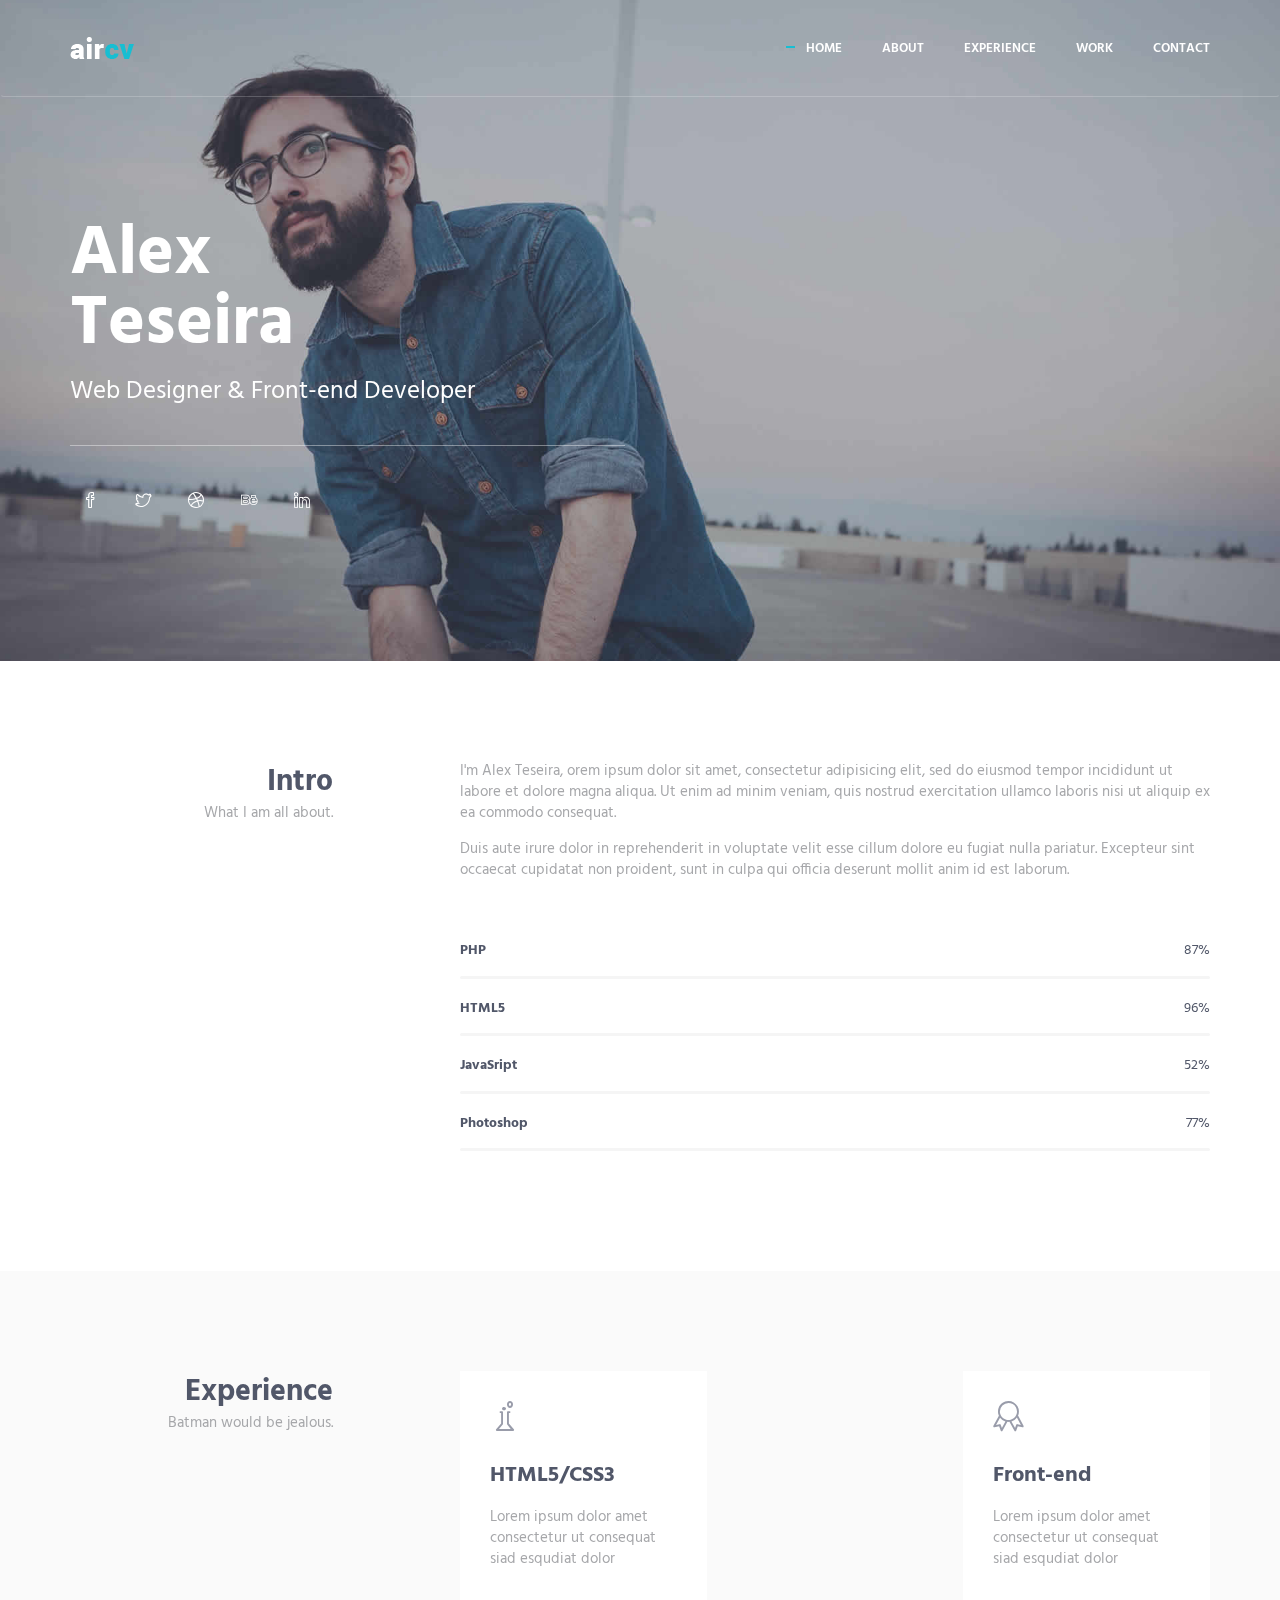
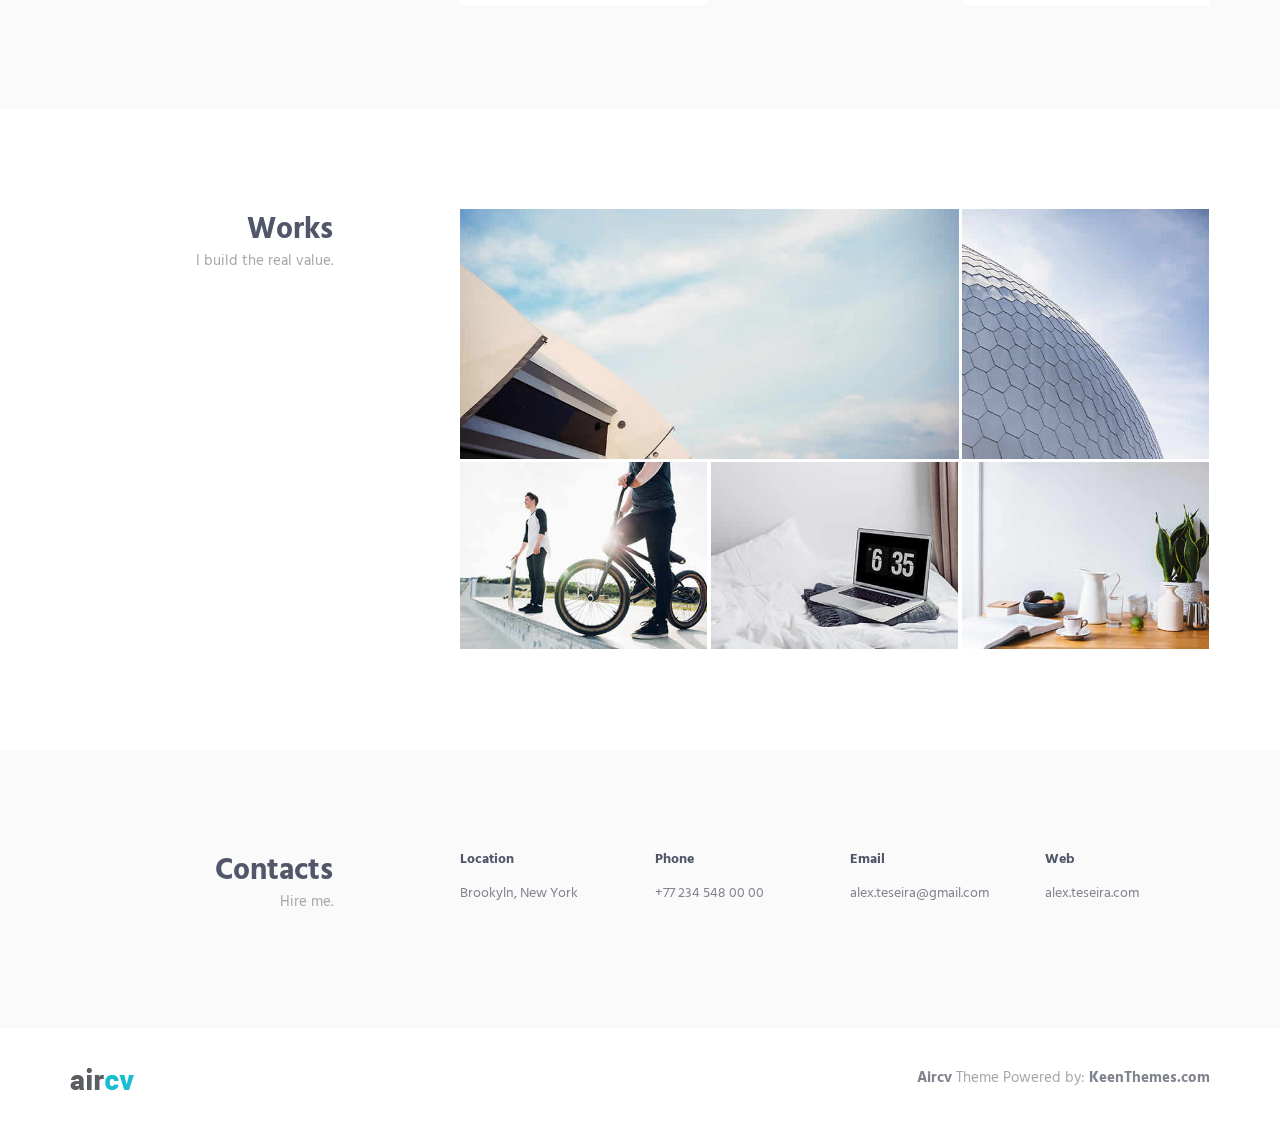
<file: assets/assignments/html/demo/assignment-12/index.html>
<!DOCTYPE html>
<!-- ==============================
    Project:        Metronic "Aircv" Frontend Freebie - Responsive HTML Template Based On Twitter Bootstrap 3.3.4
    Version:        1.0
    Author:         KeenThemes
    Primary use:    Corporate, Business Themes.
    Email:          support@keenthemes.com
    Follow:         http://www.twitter.com/keenthemes
    Like:           http://www.facebook.com/keenthemes
    Website:        http://www.keenthemes.com
    Premium:        Premium Metronic Admin Theme: http://themeforest.net/item/metronic-responsive-admin-dashboard-template/4021469?ref=keenthemes
================================== -->
<html lang="en" class="no-js">
    <!-- BEGIN HEAD -->
    <head>
        <meta charset="utf-8"/>
        <title>Metronic "Aircv" Frontend Freebie</title>
        <meta http-equiv="X-UA-Compatible" content="IE=edge">
        <meta content="width=device-width, initial-scale=1" name="viewport"/>
        <meta content="" name="description"/>
        <meta content="" name="author"/>

        <!-- GLOBAL MANDATORY STYLES -->
        <link href="http://fonts.googleapis.com/css?family=Hind:300,400,500,600,700" rel="stylesheet" type="text/css">
        <link href="vendor/simple-line-icons/css/simple-line-icons.css" rel="stylesheet" type="text/css"/>
        <link href="vendor/bootstrap/css/bootstrap.min.css" rel="stylesheet" type="text/css"/>

        <!-- PAGE LEVEL PLUGIN STYLES -->
        <link href="css/animate.css" rel="stylesheet">

        <!-- THEME STYLES -->
        <link href="css/layout.min.css" rel="stylesheet" type="text/css"/>

        <!-- Favicon -->
        <link rel="shortcut icon" href="favicon.ico"/>
    </head>
    <!-- END HEAD -->

    <!-- BODY -->
    <body id="body" data-spy="scroll" data-target=".header">

        <!--========== HEADER ==========-->
        <header class="header navbar-fixed-top">
            <!-- Navbar -->
            <nav class="navbar" role="navigation">
                <div class="container">
                    <!-- Brand and toggle get grouped for better mobile display -->
                    <div class="menu-container js_nav-item">
                        <button type="button" class="navbar-toggle" data-toggle="collapse" data-target=".nav-collapse">
                            <span class="sr-only">Toggle navigation</span>
                            <span class="toggle-icon"></span>
                        </button>

                        <!-- Logo -->
                        <div class="logo">
                            <a class="logo-wrap" href="#body">
                                <img class="logo-img logo-img-main" src="img/logo.png" alt="Asentus Logo">
                                <img class="logo-img logo-img-active" src="img/logo-dark.png" alt="Asentus Logo">
                            </a>
                        </div>
                        <!-- End Logo -->
                    </div>

                    <!-- Collect the nav links, forms, and other content for toggling -->
                    <div class="collapse navbar-collapse nav-collapse">
                        <div class="menu-container">
                            <ul class="nav navbar-nav navbar-nav-right">
                                <li class="js_nav-item nav-item"><a class="nav-item-child nav-item-hover" href="#body">Home</a></li>
                                <li class="js_nav-item nav-item"><a class="nav-item-child nav-item-hover" href="#about">About</a></li>
                                <li class="js_nav-item nav-item"><a class="nav-item-child nav-item-hover" href="#experience">Experience</a></li>
                                <li class="js_nav-item nav-item"><a class="nav-item-child nav-item-hover" href="#work">Work</a></li>
                                <li class="js_nav-item nav-item"><a class="nav-item-child nav-item-hover" href="#contact">Contact</a></li>
                            </ul>
                        </div>
                    </div>
                    <!-- End Navbar Collapse -->
                </div>
            </nav>
            <!-- Navbar -->
        </header>
        <!--========== END HEADER ==========-->

        <!--========== SLIDER ==========-->
        <div class="promo-block parallax-window" data-parallax="scroll" data-image-src="img/1920x1080/01.jpg">
            <div class="container">
                <div class="row">
                    <div class="col-sm-6">
                        <div class="promo-block-divider">
                            <h1 class="promo-block-title">Alex <br/> Teseira</h1>
                            <p class="promo-block-text">Web Designer &amp; Front-end Developer</p>
                        </div>
                        <ul class="list-inline">
                            <li><a href="#" class="social-icons"><i class="icon-social-facebook"></i></a></li>
                            <li><a href="#" class="social-icons"><i class="icon-social-twitter"></i></a></li>
                            <li><a href="#" class="social-icons"><i class="icon-social-dribbble"></i></a></li>
                            <li><a href="#" class="social-icons"><i class="icon-social-behance"></i></a></li>
                            <li><a href="#" class="social-icons"><i class="icon-social-linkedin"></i></a></li>
                        </ul>
                    </div>
                </div>
                <!--// end row -->
            </div>
        </div>
        <!--========== SLIDER ==========-->

        <!--========== PAGE LAYOUT ==========-->
        <!-- About -->
        <div id="about">
            <div class="container content-lg">
                <div class="row">
                    <div class="col-sm-3 sm-margin-b-30">
                        <div class="text-right sm-text-left">
                            <h2 class="margin-b-0">Intro</h2>
                            <p>What I am all about.</p>
                        </div>
                    </div>
                    <div class="col-sm-8 col-sm-offset-1">
                        <div class="margin-b-60">
                            <p>I'm Alex Teseira, orem ipsum dolor sit amet, consectetur adipisicing elit, sed do eiusmod tempor incididunt ut labore et dolore magna aliqua. Ut enim ad minim veniam, quis nostrud exercitation ullamco laboris nisi ut aliquip ex ea commodo consequat.</p>
                            <p>Duis aute irure dolor in reprehenderit in voluptate velit esse cillum dolore eu fugiat nulla pariatur. Excepteur sint occaecat cupidatat non proident, sunt in culpa qui officia deserunt mollit anim id est laborum.</p>
                        </div>

                        <!-- Progress Box -->
                        <div class="progress-box">
                            <h5>PHP <span class="color-heading pull-right">87%</span></h5>
                            <div class="progress">
                                <div class="progress-bar bg-color-base" role="progressbar" data-width="87"></div>
                            </div>
                        </div>
                        <div class="progress-box">
                            <h5>HTML5 <span class="color-heading pull-right">96%</span></h5>
                            <div class="progress">
                                <div class="progress-bar bg-color-base" role="progressbar" data-width="96"></div>
                            </div>
                        </div>
                        <div class="progress-box">
                            <h5>JavaSript <span class="color-heading pull-right">52%</span></h5>
                            <div class="progress">
                                <div class="progress-bar bg-color-base" role="progressbar" data-width="52"></div>
                            </div>
                        </div>
                        <div class="progress-box">
                            <h5>Photoshop <span class="color-heading pull-right">77%</span></h5>
                            <div class="progress">
                                <div class="progress-bar bg-color-base" role="progressbar" data-width="77"></div>
                            </div>
                        </div>
                        <!-- End Progress Box -->
                    </div>
                </div>
                <!--// end row -->
            </div>
        </div>
        <!-- End About -->

        <!-- Experience -->
        <div id="experience">
            <div class="bg-color-sky-light" data-auto-height="true">
                <div class="container content-lg">
                    <div class="row">
                        <div class="col-sm-3 sm-margin-b-30">
                            <div class="text-right sm-text-left">
                                <h2 class="margin-b-0">Experience</h2>
                                <p>Batman would be jealous.</p>
                            </div>
                        </div>
                        <div class="col-sm-8 col-sm-offset-1">
                            <div class="row row-space-2 margin-b-4">
                                <div class="col-md-4 md-margin-b-4">
                                    <div class="service" data-height="height">
                                        <div class="service-element">
                                            <i class="service-icon icon-chemistry"></i>
                                        </div>
                                        <div class="service-info">
                                            <h3>HTML5/CSS3</h3>
                                            <p class="margin-b-5">Lorem ipsum dolor amet consectetur ut consequat siad esqudiat dolor</p>
                                        </div>
                                        <a href="#" class="content-wrapper-link"></a>    
                                    </div>
                                </div>
                                <div class="col-md-4 md-margin-b-4">
                                    <div class="service bg-color-base wow zoomIn" data-height="height" data-wow-duration=".3" data-wow-delay=".1s">
                                        <div class="service-element">
                                            <i class="service-icon color-white icon-screen-tablet"></i>
                                        </div>
                                        <div class="service-info">
                                            <h3 class="color-white">Photoshop</h3>
                                            <p class="color-white margin-b-5">Lorem ipsum dolor amet consectetur ut consequat siad esqudiat dolor</p>
                                        </div>
                                        <a href="#" class="content-wrapper-link"></a>    
                                    </div>
                                </div>
                                <div class="col-md-4">
                                    <div class="service" data-height="height">
                                        <div class="service-element">
                                            <i class="service-icon icon-badge"></i>
                                        </div>
                                        <div class="service-info">
                                            <h3>Front-end</h3>
                                            <p class="margin-b-5">Lorem ipsum dolor amet consectetur ut consequat siad esqudiat dolor</p>
                                        </div>
                                        <a href="#" class="content-wrapper-link"></a>    
                                    </div>
                                </div>
                            </div>
                            <!--// end row -->
                        </div>
                    </div>
                    <!--// end row -->
                </div>
            </div>
        </div>
        <!-- End Experience -->

        <!-- Work -->
        <div id="work">
            <div class="container content-lg">
                <div class="row">
                    <div class="col-sm-3 sm-margin-b-30">
                        <div class="text-right sm-text-left">
                            <h2 class="margin-b-0">Works</h2>
                            <p>I build the real value.</p>
                        </div>
                    </div>
                    <div class="col-sm-8 col-sm-offset-1">
                        <!-- Masonry Grid -->
                        <div class="masonry-grid row row-space-2">
                            <div class="masonry-grid-sizer col-xs-6 col-sm-6 col-md-1"></div>
                            <div class="masonry-grid-item col-xs-12 col-sm-6 col-md-8 margin-b-4">
                                <!-- Work -->
                                <div class="work work-popup-trigger">
                                    <div class="work-overlay">
                                        <img class="full-width img-responsive" src="img/800x400/01.jpg" alt="Portfolio Image">
                                    </div>
                                    <div class="work-popup-overlay">
                                        <div class="work-popup-content">
                                            <a href="javascript:void(0);" class="work-popup-close">Hide</a>
                                            <div class="margin-b-30">
                                                <h3 class="margin-b-5">Art Of Coding</h3>
                                                <span>Clean &amp; Minimalistic Design</span>
                                            </div>
                                            <div class="row">
                                                <div class="col-sm-8 work-popup-content-divider sm-margin-b-20">
                                                    <div class="margin-t-10 sm-margin-t-0">
                                                        <p>Duis aute irure dolor in reprehenderit in voluptate velit esse cillum dolore eu fugiat nulla pariatur. Excepteur sint occaecat cupidatat non proident, sunt in culpa qui officia deserunt mollit anim id est laborum.</p>
                                                        <p>Lorem ipsum dolor sit amet, consectetur adipisicing elit, sed do eiusmod tempor incididunt ut labore et dolore magna aliqua. Ut enim ad minim veniam, quis nostrud.</p>
                                                        <ul class="list-inline work-popup-tag">
                                                            <li class="work-popup-tag-item"><a class="work-popup-tag-link" href="#">Design,</a></li>
                                                            <li class="work-popup-tag-item"><a class="work-popup-tag-link" href="#">Coding,</a></li>
                                                            <li class="work-popup-tag-item"><a class="work-popup-tag-link" href="#">Portfolio</a></li>
                                                        </ul>
                                                    </div>
                                                </div>
                                                <div class="col-sm-4">
                                                    <div class="margin-t-10 sm-margin-t-0">
                                                        <p class="margin-b-5"><strong>Project Leader:</strong> John Doe</p>
                                                        <p class="margin-b-5"><strong>Designer:</strong> Alisa Keys</p>
                                                        <p class="margin-b-5"><strong>Developer:</strong> Mark Doe</p>
                                                        <p class="margin-b-5"><strong>Customer:</strong> Keenthemes</p>
                                                    </div>
                                                </div>
                                            </div>
                                        </div>
                                    </div>
                                </div>
                                <!-- End Work -->
                            </div>
                            <div class="masonry-grid-item col-xs-12 col-sm-6 col-md-4 margin-b-4">
                                <!-- Work -->
                                <div class="work work-popup-trigger">
                                    <div class="work-overlay">
                                        <img class="full-width img-responsive" src="img/397x400/01.jpg" alt="Portfolio Image">
                                    </div>
                                    <div class="work-popup-overlay">
                                        <div class="work-popup-content">
                                            <a href="javascript:void(0);" class="work-popup-close">Hide</a>
                                            <div class="margin-b-30">
                                                <h3 class="margin-b-5">Art Of Coding</h3>
                                                <span>Clean &amp; Minimalistic Design</span>
                                            </div>
                                            <div class="row">
                                                <div class="col-sm-8 work-popup-content-divider sm-margin-b-20">
                                                    <div class="margin-t-10 sm-margin-t-0">
                                                        <p>Duis aute irure dolor in reprehenderit in voluptate velit esse cillum dolore eu fugiat nulla pariatur. Excepteur sint occaecat cupidatat non proident, sunt in culpa qui officia deserunt mollit anim id est laborum.</p>
                                                        <p>Lorem ipsum dolor sit amet, consectetur adipisicing elit, sed do eiusmod tempor incididunt ut labore et dolore magna aliqua. Ut enim ad minim veniam, quis nostrud.</p>
                                                        <ul class="list-inline work-popup-tag">
                                                            <li class="work-popup-tag-item"><a class="work-popup-tag-link" href="#">Design,</a></li>
                                                            <li class="work-popup-tag-item"><a class="work-popup-tag-link" href="#">Coding,</a></li>
                                                            <li class="work-popup-tag-item"><a class="work-popup-tag-link" href="#">Portfolio</a></li>
                                                        </ul>
                                                    </div>
                                                </div>
                                                <div class="col-sm-4">
                                                    <div class="margin-t-10 sm-margin-t-0">
                                                        <p class="margin-b-5"><strong>Project Leader:</strong> John Doe</p>
                                                        <p class="margin-b-5"><strong>Designer:</strong> Alisa Keys</p>
                                                        <p class="margin-b-5"><strong>Developer:</strong> Mark Doe</p>
                                                        <p class="margin-b-5"><strong>Customer:</strong> Keenthemes</p>
                                                    </div>
                                                </div>
                                            </div>
                                        </div>
                                    </div>
                                </div>
                                <!-- End Work -->
                            </div>
                            <div class="masonry-grid-item col-xs-12 col-sm-6 col-md-4 md-margin-b-4">
                                <!-- Work -->
                                <div class="work work-popup-trigger">
                                    <div class="work-overlay">
                                        <img class="full-width img-responsive" src="img/397x300/01.jpg" alt="Portfolio Image">
                                    </div>
                                    <div class="work-popup-overlay">
                                        <div class="work-popup-content">
                                            <a href="javascript:void(0);" class="work-popup-close">Hide</a>
                                            <div class="margin-b-30">
                                                <h3 class="margin-b-5">Art Of Coding</h3>
                                                <span>Clean &amp; Minimalistic Design</span>
                                            </div>
                                            <div class="row">
                                                <div class="col-sm-8 work-popup-content-divider sm-margin-b-20">
                                                    <div class="margin-t-10 sm-margin-t-0">
                                                        <p>Duis aute irure dolor in reprehenderit in voluptate velit esse cillum dolore eu fugiat nulla pariatur. Excepteur sint occaecat cupidatat non proident, sunt in culpa qui officia deserunt mollit anim id est laborum.</p>
                                                        <p>Lorem ipsum dolor sit amet, consectetur adipisicing elit, sed do eiusmod tempor incididunt ut labore et dolore magna aliqua. Ut enim ad minim veniam, quis nostrud.</p>
                                                        <ul class="list-inline work-popup-tag">
                                                            <li class="work-popup-tag-item"><a class="work-popup-tag-link" href="#">Design,</a></li>
                                                            <li class="work-popup-tag-item"><a class="work-popup-tag-link" href="#">Coding,</a></li>
                                                            <li class="work-popup-tag-item"><a class="work-popup-tag-link" href="#">Portfolio</a></li>
                                                        </ul>
                                                    </div>
                                                </div>
                                                <div class="col-sm-4">
                                                    <div class="margin-t-10 sm-margin-t-0">
                                                        <p class="margin-b-5"><strong>Project Leader:</strong> John Doe</p>
                                                        <p class="margin-b-5"><strong>Designer:</strong> Alisa Keys</p>
                                                        <p class="margin-b-5"><strong>Developer:</strong> Mark Doe</p>
                                                        <p class="margin-b-5"><strong>Customer:</strong> Keenthemes</p>
                                                    </div>
                                                </div>
                                            </div>
                                        </div>
                                    </div>
                                </div>
                                <!-- End Work -->
                            </div>
                            <div class="masonry-grid-item col-xs-12 col-sm-6 col-md-4 md-margin-b-4">
                                <!-- Work -->
                                <div class="work work-popup-trigger">
                                    <div class="work-overlay">
                                        <img class="full-width img-responsive" src="img/397x300/02.jpg" alt="Portfolio Image">
                                    </div>
                                    <div class="work-popup-overlay">
                                        <div class="work-popup-content">
                                            <a href="javascript:void(0);" class="work-popup-close">Hide</a>
                                            <div class="margin-b-30">
                                                <h3 class="margin-b-5">Art Of Coding</h3>
                                                <span>Clean &amp; Minimalistic Design</span>
                                            </div>
                                            <div class="row">
                                                <div class="col-sm-8 work-popup-content-divider sm-margin-b-20">
                                                    <div class="margin-t-10 sm-margin-t-0">
                                                        <p>Duis aute irure dolor in reprehenderit in voluptate velit esse cillum dolore eu fugiat nulla pariatur. Excepteur sint occaecat cupidatat non proident, sunt in culpa qui officia deserunt mollit anim id est laborum.</p>
                                                        <p>Lorem ipsum dolor sit amet, consectetur adipisicing elit, sed do eiusmod tempor incididunt ut labore et dolore magna aliqua. Ut enim ad minim veniam, quis nostrud.</p>
                                                        <ul class="list-inline work-popup-tag">
                                                            <li class="work-popup-tag-item"><a class="work-popup-tag-link" href="#">Design,</a></li>
                                                            <li class="work-popup-tag-item"><a class="work-popup-tag-link" href="#">Coding,</a></li>
                                                            <li class="work-popup-tag-item"><a class="work-popup-tag-link" href="#">Portfolio</a></li>
                                                        </ul>
                                                    </div>
                                                </div>
                                                <div class="col-sm-4">
                                                    <div class="margin-t-10 sm-margin-t-0">
                                                        <p class="margin-b-5"><strong>Project Leader:</strong> John Doe</p>
                                                        <p class="margin-b-5"><strong>Designer:</strong> Alisa Keys</p>
                                                        <p class="margin-b-5"><strong>Developer:</strong> Mark Doe</p>
                                                        <p class="margin-b-5"><strong>Customer:</strong> Keenthemes</p>
                                                    </div>
                                                </div>
                                            </div>
                                        </div>
                                    </div>
                                </div>
                                <!-- End Work -->
                            </div>
                            <div class="masonry-grid-item col-xs-12 col-sm-6 col-md-4">
                                <!-- Work -->
                                <div class="work work-popup-trigger">
                                    <div class="work-overlay">
                                        <img class="full-width img-responsive" src="img/397x300/03.jpg" alt="Portfolio Image">
                                    </div>
                                    <div class="work-popup-overlay">
                                        <div class="work-popup-content">
                                            <a href="javascript:void(0);" class="work-popup-close">Hide</a>
                                            <div class="margin-b-30">
                                                <h3 class="margin-b-5">Art Of Coding</h3>
                                                <span>Clean &amp; Minimalistic Design</span>
                                            </div>
                                            <div class="row">
                                                <div class="col-sm-8 work-popup-content-divider sm-margin-b-20">
                                                    <div class="margin-t-10 sm-margin-t-0">
                                                        <p>Duis aute irure dolor in reprehenderit in voluptate velit esse cillum dolore eu fugiat nulla pariatur. Excepteur sint occaecat cupidatat non proident, sunt in culpa qui officia deserunt mollit anim id est laborum.</p>
                                                        <p>Lorem ipsum dolor sit amet, consectetur adipisicing elit, sed do eiusmod tempor incididunt ut labore et dolore magna aliqua. Ut enim ad minim veniam, quis nostrud.</p>
                                                        <ul class="list-inline work-popup-tag">
                                                            <li class="work-popup-tag-item"><a class="work-popup-tag-link" href="#">Design,</a></li>
                                                            <li class="work-popup-tag-item"><a class="work-popup-tag-link" href="#">Coding,</a></li>
                                                            <li class="work-popup-tag-item"><a class="work-popup-tag-link" href="#">Portfolio</a></li>
                                                        </ul>
                                                    </div>
                                                </div>
                                                <div class="col-sm-4">
                                                    <div class="margin-t-10 sm-margin-t-0">
                                                        <p class="margin-b-5"><strong>Project Leader:</strong> John Doe</p>
                                                        <p class="margin-b-5"><strong>Designer:</strong> Alisa Keys</p>
                                                        <p class="margin-b-5"><strong>Developer:</strong> Mark Doe</p>
                                                        <p class="margin-b-5"><strong>Customer:</strong> Keenthemes</p>
                                                    </div>
                                                </div>
                                            </div>
                                        </div>
                                    </div>
                                </div>
                                <!-- End Work -->
                            </div>
                        </div>
                        <!-- End Masonry Grid -->
                    </div>
                </div>
                <!--// end row -->
            </div>
        </div>
        <!-- End Work -->
            
        <!-- Contact -->
        <div id="contact">
            <div class="bg-color-sky-light">
                <div class="container content-lg">
                    <div class="row">
                        <div class="col-sm-3 sm-margin-b-30">
                            <div class="text-right sm-text-left">
                                <h2 class="margin-b-0">Contacts</h2>
                                <p>Hire me.</p>
                            </div>
                        </div>
                        <div class="col-sm-8 col-sm-offset-1">
                            <div class="row">
                                <div class="col-md-3 col-xs-6 md-margin-b-30">
                                    <h5>Location</h5>
                                    <a href="#">Brookyln, New York</a>
                                </div>
                                <div class="col-md-3 col-xs-6 md-margin-b-30">
                                    <h5>Phone</h5>
                                    <a href="#">+77 234 548 00 00</a>
                                </div>
                                <div class="col-md-3 col-xs-6">
                                    <h5>Email</h5>
                                    <a href="mailto:#">alex.teseira@gmail.com</a>
                                </div>
                                <div class="col-md-3 col-xs-6">
                                    <h5>Web</h5>
                                    <a href="#">alex.teseira.com</a>
                                </div>
                            </div>
                        </div>
                    </div>
                    <!--// end row -->
                </div>
            </div>
        </div>
        <!-- End Contact -->
        <!--========== END PAGE LAYOUT ==========-->

        <!--========== FOOTER ==========-->
        <footer class="footer">
            <div class="content container">
                <div class="row">
                    <div class="col-xs-6">
                        <img class="footer-logo" src="img/logo-dark.png" alt="Aircv Logo">
                    </div>
                    <div class="col-xs-6 text-right sm-text-left">
                        <p class="margin-b-0"><a class="fweight-700" href="http://keenthemes.com/preview/aircv/">Aircv</a> Theme Powered by: <a class="fweight-700" href="http://www.keenthemes.com/">KeenThemes.com</a></p>
                    </div>
                </div>
                <!--// end row -->
            </div>
        </footer>
        <!--========== END FOOTER ==========-->

        <!-- Back To Top -->
        <a href="javascript:void(0);" class="js-back-to-top back-to-top">Top</a>

        <!-- JAVASCRIPTS(Load javascripts at bottom, this will reduce page load time) -->
        <!-- CORE PLUGINS -->
        <script src="vendor/jquery.min.js" type="text/javascript"></script>
        <script src="vendor/jquery-migrate.min.js" type="text/javascript"></script>
        <script src="vendor/bootstrap/js/bootstrap.min.js" type="text/javascript"></script>

        <!-- PAGE LEVEL PLUGINS -->
        <script src="vendor/jquery.easing.js" type="text/javascript"></script>
        <script src="vendor/jquery.back-to-top.js" type="text/javascript"></script>
        <script src="vendor/jquery.smooth-scroll.js" type="text/javascript"></script>
        <script src="vendor/jquery.wow.min.js" type="text/javascript"></script>
        <script src="vendor/jquery.parallax.min.js" type="text/javascript"></script>
        <script src="vendor/jquery.appear.js" type="text/javascript"></script>
        <script src="vendor/masonry/jquery.masonry.pkgd.min.js" type="text/javascript"></script>
        <script src="vendor/masonry/imagesloaded.pkgd.min.js" type="text/javascript"></script>

        <!-- PAGE LEVEL SCRIPTS -->
        <script src="js/layout.min.js" type="text/javascript"></script>
        <script src="js/components/progress-bar.min.js" type="text/javascript"></script>
        <script src="js/components/masonry.min.js" type="text/javascript"></script>
        <script src="js/components/wow.min.js" type="text/javascript"></script>

    </body>
    <!-- END BODY -->
</html>
</file>
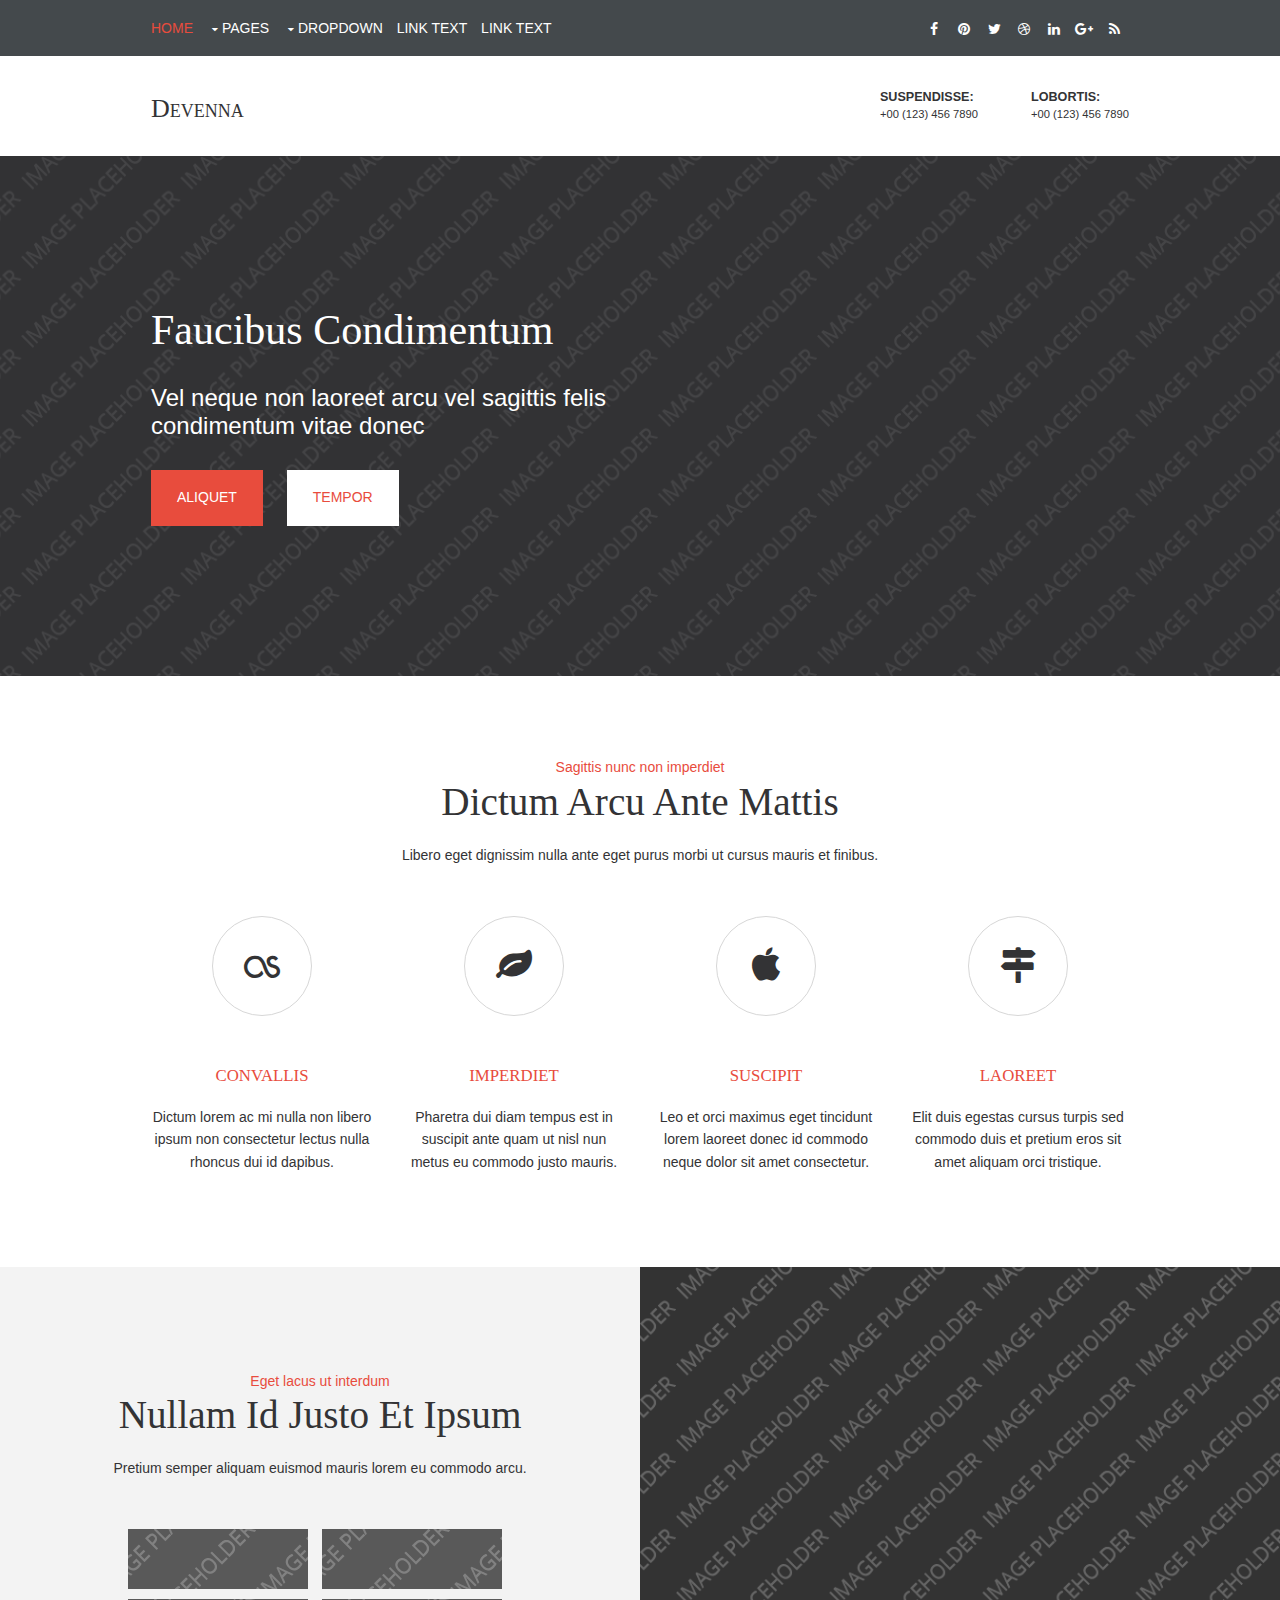
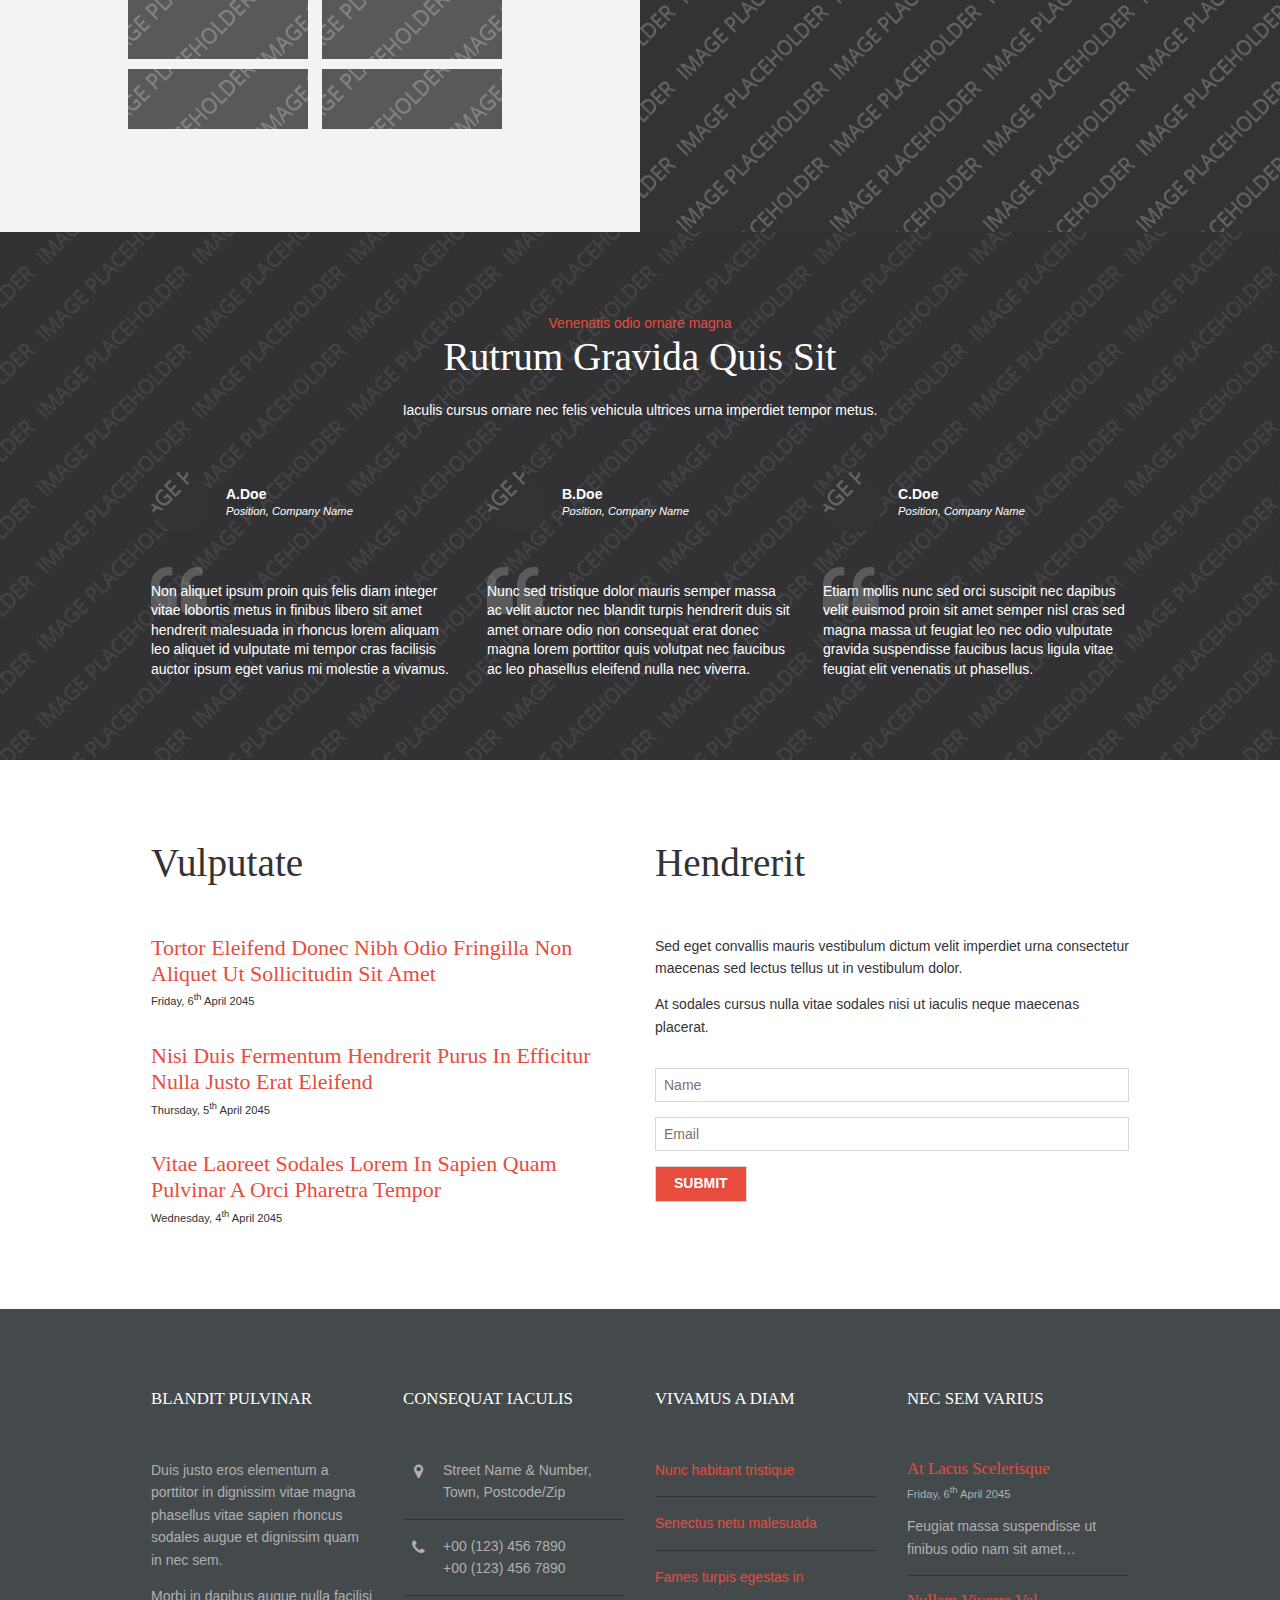
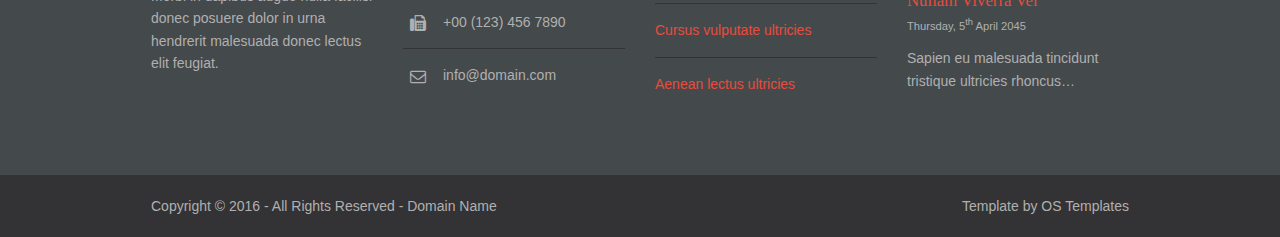
<file: assets/assignments/html/demo/assignment-13/index.html>
<!DOCTYPE html>
<!--
Template Name: Devenna
Author: <a href="http://www.os-templates.com/">OS Templates</a>
Author URI: http://www.os-templates.com/
Licence: Free to use under our free template licence terms
Licence URI: http://www.os-templates.com/template-terms
-->
<html>
<head>
<title>Devenna</title>
<meta charset="utf-8">
<meta name="viewport" content="width=device-width, initial-scale=1.0, maximum-scale=1.0, user-scalable=no">
<link href="layout/styles/layout.css" rel="stylesheet" type="text/css" media="all">
</head>
<body id="top">
<!-- ################################################################################################ -->
<!-- ################################################################################################ -->
<!-- ################################################################################################ -->
<div class="wrapper row0">
  <div id="topbar" class="hoc clear"> 
    <!-- ################################################################################################ -->
    <nav id="mainav" class="fl_left">
      <ul class="clear">
        <li class="active"><a href="index.html">Home</a></li>
        <li><a class="drop" href="#">Pages</a>
          <ul>
            <li><a href="pages/gallery.html">Gallery</a></li>
            <li><a href="pages/full-width.html">Full Width</a></li>
            <li><a href="pages/sidebar-left.html">Sidebar Left</a></li>
            <li><a href="pages/sidebar-right.html">Sidebar Right</a></li>
            <li><a href="pages/basic-grid.html">Basic Grid</a></li>
          </ul>
        </li>
        <li><a class="drop" href="#">Dropdown</a>
          <ul>
            <li><a href="#">Level 2</a></li>
            <li><a class="drop" href="#">Level 2 + Drop</a>
              <ul>
                <li><a href="#">Level 3</a></li>
                <li><a href="#">Level 3</a></li>
                <li><a href="#">Level 3</a></li>
              </ul>
            </li>
            <li><a href="#">Level 2</a></li>
          </ul>
        </li>
        <li><a href="#">Link Text</a></li>
        <li><a href="#">Link Text</a></li>
      </ul>
    </nav>
    <!-- ################################################################################################ -->
    <div class="fl_right">
      <ul class="faico clear">
        <li><a class="faicon-facebook" href="#"><i class="fa fa-facebook"></i></a></li>
        <li><a class="faicon-pinterest" href="#"><i class="fa fa-pinterest"></i></a></li>
        <li><a class="faicon-twitter" href="#"><i class="fa fa-twitter"></i></a></li>
        <li><a class="faicon-dribble" href="#"><i class="fa fa-dribbble"></i></a></li>
        <li><a class="faicon-linkedin" href="#"><i class="fa fa-linkedin"></i></a></li>
        <li><a class="faicon-google-plus" href="#"><i class="fa fa-google-plus"></i></a></li>
        <li><a class="faicon-rss" href="#"><i class="fa fa-rss"></i></a></li>
      </ul>
    </div>
    <!-- ################################################################################################ -->
  </div>
</div>
<!-- ################################################################################################ -->
<!-- ################################################################################################ -->
<!-- ################################################################################################ -->
<div class="wrapper row1">
  <header id="header" class="hoc clear"> 
    <!-- ################################################################################################ -->
    <div id="logo" class="fl_left">
      <h1><a href="index.html">Devenna</a></h1>
    </div>
    <div id="quickinfo" class="fl_right">
      <ul class="nospace inline">
        <li><strong>Suspendisse:</strong><br>
          +00 (123) 456 7890</li>
        <li><strong>Lobortis:</strong><br>
          +00 (123) 456 7890</li>
      </ul>
    </div>
    <!-- ################################################################################################ -->
  </header>
</div>
<!-- ################################################################################################ -->
<!-- ################################################################################################ -->
<!-- ################################################################################################ -->
<div class="wrapper bgded overlay" style="background-image:url('images/demo/backgrounds/01.png');">
  <div id="pageintro" class="hoc clear"> 
    <!-- ################################################################################################ -->
    <article class="introtxt">
      <h2 class="heading">Faucibus condimentum</h2>
      <p>Vel neque non laoreet arcu vel sagittis felis condimentum vitae donec</p>
      <footer>
        <ul class="nospace inline pushright">
          <li><a class="btn" href="#">Aliquet</a></li>
          <li><a class="btn inverse" href="#">Tempor</a></li>
        </ul>
      </footer>
    </article>
    <!-- ################################################################################################ -->
  </div>
</div>
<!-- ################################################################################################ -->
<!-- ################################################################################################ -->
<!-- ################################################################################################ -->
<div class="wrapper row3">
  <main class="hoc container clear"> 
    <!-- main body -->
    <!-- ################################################################################################ -->
    <div class="center btmspace-50">
      <p class="nospace"><a href="#">Sagittis nunc non imperdiet</a></p>
      <h2 class="heading font-x3">Dictum arcu ante mattis</h2>
      <p>Libero eget dignissim nulla ante eget purus morbi ut cursus mauris et finibus.</p>
    </div>
    <div class="group center">
      <article class="one_quarter first"><i class="icon fa fa-lastfm"></i>
        <h4 class="font-x1 uppercase"><a href="#">Convallis</a></h4>
        <p>Dictum lorem ac mi nulla non libero ipsum non consectetur lectus nulla rhoncus dui id dapibus.</p>
      </article>
      <article class="one_quarter"><i class="icon fa fa-leaf"></i>
        <h4 class="font-x1 uppercase"><a href="#">Imperdiet</a></h4>
        <p>Pharetra dui diam tempus est in suscipit ante quam ut nisl nun metus eu commodo justo mauris.</p>
      </article>
      <article class="one_quarter"><i class="icon fa fa-apple"></i>
        <h4 class="font-x1 uppercase"><a href="#">Suscipit</a></h4>
        <p>Leo et orci maximus eget tincidunt lorem laoreet donec id commodo neque dolor sit amet consectetur.</p>
      </article>
      <article class="one_quarter"><i class="icon fa fa-map-signs"></i>
        <h4 class="font-x1 uppercase"><a href="#">Laoreet</a></h4>
        <p>Elit duis egestas cursus turpis sed commodo duis et pretium eros sit amet aliquam orci tristique.</p>
      </article>
    </div>
    <!-- ################################################################################################ -->
    <!-- / main body -->
    <div class="clear"></div>
  </main>
</div>
<!-- ################################################################################################ -->
<!-- ################################################################################################ -->
<!-- ################################################################################################ -->
<div class="wrapper">
  <div class="split clear light" style="background-image:url('images/demo/backgrounds/02.png');">
    <section class="box center"> 
      <!-- ################################################################################################ -->
      <div class="center btmspace-50">
        <p class="nospace"><a href="#">Eget lacus ut interdum</a></p>
        <h2 class="heading font-x3">Nullam id justo et ipsum</h2>
        <p>Pretium semper aliquam euismod mauris lorem eu commodo arcu.</p>
      </div>
      <figure id="logos">
        <ul class="nospace group">
          <li><a href="#"><img src="images/demo/logo.png" alt=""></a></li>
          <li><a href="#"><img src="images/demo/logo.png" alt=""></a></li>
          <li><a href="#"><img src="images/demo/logo.png" alt=""></a></li>
          <li><a href="#"><img src="images/demo/logo.png" alt=""></a></li>
          <li><a href="#"><img src="images/demo/logo.png" alt=""></a></li>
          <li><a href="#"><img src="images/demo/logo.png" alt=""></a></li>
        </ul>
        <figcaption class="hidden"><a href="#">More &raquo;</a></figcaption>
      </figure>
      <!-- ################################################################################################ -->
    </section>
  </div>
</div>
<!-- ################################################################################################ -->
<!-- ################################################################################################ -->
<!-- ################################################################################################ -->
<div class="wrapper bgded overlay" style="background-image:url('images/demo/backgrounds/03.png');">
  <div class="hoc container clear"> 
    <!-- ################################################################################################ -->
    <div class="center btmspace-50">
      <p class="nospace"><a href="#">Venenatis odio ornare magna</a></p>
      <h2 class="heading font-x3">Rutrum gravida quis sit</h2>
      <p>Iaculis cursus ornare nec felis vehicula ultrices urna imperdiet tempor metus.</p>
    </div>
    <ul id="testimonials" class="nospace group">
      <li class="one_third first">
        <figure class="clear"><img src="images/demo/60x60.png" alt="">
          <figcaption><strong>A.Doe</strong><br>
            <em>Position, Company Name</em></figcaption>
        </figure>
        <blockquote>Non aliquet ipsum proin quis felis diam integer vitae lobortis metus in finibus libero sit amet hendrerit malesuada in rhoncus lorem aliquam leo aliquet id vulputate mi tempor cras facilisis auctor ipsum eget varius mi molestie a vivamus.</blockquote>
      </li>
      <li class="one_third">
        <figure class="clear"><img src="images/demo/60x60.png" alt="">
          <figcaption><strong>B.Doe</strong><br>
            <em>Position, Company Name</em></figcaption>
        </figure>
        <blockquote>Nunc sed tristique dolor mauris semper massa ac velit auctor nec blandit turpis hendrerit duis sit amet ornare odio non consequat erat donec magna lorem porttitor quis volutpat nec faucibus ac leo phasellus eleifend nulla nec viverra.</blockquote>
      </li>
      <li class="one_third">
        <figure class="clear"><img src="images/demo/60x60.png" alt="">
          <figcaption><strong>C.Doe</strong><br>
            <em>Position, Company Name</em></figcaption>
        </figure>
        <blockquote>Etiam mollis nunc sed orci suscipit nec dapibus velit euismod proin sit amet semper nisl cras sed magna massa ut feugiat leo nec odio vulputate gravida suspendisse faucibus lacus ligula vitae feugiat elit venenatis ut phasellus.</blockquote>
      </li>
    </ul>
    <!-- ################################################################################################ -->
    <div class="clear"></div>
  </div>
</div>
<!-- ################################################################################################ -->
<!-- ################################################################################################ -->
<!-- ################################################################################################ -->
<div class="wrapper row3">
  <div class="hoc container clear"> 
    <!-- ################################################################################################ -->
    <div class="group">
      <section class="one_half first">
        <h6 class="heading font-x3 btmspace-50">Vulputate</h6>
        <ul class="nospace">
          <li class="btmspace-30">
            <article>
              <h4 class="nospace"><a href="#">Tortor eleifend donec nibh odio fringilla non aliquet ut sollicitudin sit amet</a></h4>
              <time class="font-xs" datetime="2045-04-06">Friday, 6<sup>th</sup> April 2045</time>
            </article>
          </li>
          <li class="btmspace-30">
            <article>
              <h4 class="nospace"><a href="#">Nisi duis fermentum hendrerit purus in efficitur nulla justo erat eleifend</a></h4>
              <time class="font-xs" datetime="2045-04-05">Thursday, 5<sup>th</sup> April 2045</time>
            </article>
          </li>
          <li>
            <article>
              <h4 class="nospace"><a href="#">Vitae laoreet sodales lorem in sapien quam pulvinar a orci pharetra tempor</a></h4>
              <time class="font-xs" datetime="2045-04-04">Wednesday, 4<sup>th</sup> April 2045</time>
            </article>
          </li>
        </ul>
      </section>
      <section class="one_half">
        <h6 class="heading font-x3 btmspace-50">Hendrerit</h6>
        <p>Sed eget convallis mauris vestibulum dictum velit imperdiet urna consectetur maecenas sed lectus tellus ut in vestibulum dolor.</p>
        <p class="btmspace-30">At sodales cursus nulla vitae sodales nisi ut iaculis neque maecenas placerat.</p>
        <form id="newsletter" method="post" action="#">
          <fieldset>
            <legend>Newsletter:</legend>
            <input class="btmspace-15" type="text" value="" placeholder="Name">
            <input class="btmspace-15" type="text" value="" placeholder="Email">
            <button type="submit" value="submit">Submit</button>
          </fieldset>
        </form>
      </section>
    </div>
    <!-- ################################################################################################ -->
    <div class="clear"></div>
  </div>
</div>
<!-- ################################################################################################ -->
<!-- ################################################################################################ -->
<!-- ################################################################################################ -->
<div class="wrapper row4">
  <footer id="footer" class="hoc clear"> 
    <!-- ################################################################################################ -->
    <div class="one_quarter first">
      <h6 class="title">Blandit pulvinar</h6>
      <p>Duis justo eros elementum a porttitor in dignissim vitae magna phasellus vitae sapien rhoncus sodales augue et dignissim quam in nec sem.</p>
      <p>Morbi in dapibus augue nulla facilisi donec posuere dolor in urna hendrerit malesuada donec lectus elit feugiat.</p>
    </div>
    <div class="one_quarter">
      <h6 class="title">Consequat iaculis</h6>
      <ul class="nospace linklist contact">
        <li><i class="fa fa-map-marker"></i>
          <address>
          Street Name &amp; Number, Town, Postcode/Zip
          </address>
        </li>
        <li><i class="fa fa-phone"></i> +00 (123) 456 7890<br>
          +00 (123) 456 7890</li>
        <li><i class="fa fa-fax"></i> +00 (123) 456 7890</li>
        <li><i class="fa fa-envelope-o"></i> info@domain.com</li>
      </ul>
    </div>
    <div class="one_quarter">
      <h6 class="title">Vivamus a diam</h6>
      <ul class="nospace linklist">
        <li><a href="#">Nunc habitant tristique</a></li>
        <li><a href="#">Senectus netu malesuada</a></li>
        <li><a href="#">Fames turpis egestas in</a></li>
        <li><a href="#">Cursus vulputate ultricies</a></li>
        <li><a href="#">Aenean lectus ultricies</a></li>
      </ul>
    </div>
    <div class="one_quarter">
      <h6 class="title">Nec sem varius</h6>
      <ul class="nospace linklist">
        <li>
          <article>
            <h2 class="nospace font-x1"><a href="#">At lacus scelerisque</a></h2>
            <time class="font-xs block btmspace-10" datetime="2045-04-06">Friday, 6<sup>th</sup> April 2045</time>
            <p class="nospace">Feugiat massa suspendisse ut finibus odio nam sit amet&hellip;</p>
          </article>
        </li>
        <li>
          <article>
            <h2 class="nospace font-x1"><a href="#">Nullam viverra vel</a></h2>
            <time class="font-xs block btmspace-10" datetime="2045-04-05">Thursday, 5<sup>th</sup> April 2045</time>
            <p class="nospace">Sapien eu malesuada tincidunt tristique ultricies rhoncus&hellip;</p>
          </article>
        </li>
      </ul>
    </div>
    <!-- ################################################################################################ -->
  </footer>
</div>
<!-- ################################################################################################ -->
<!-- ################################################################################################ -->
<!-- ################################################################################################ -->
<div class="wrapper row5">
  <div id="copyright" class="hoc clear"> 
    <!-- ################################################################################################ -->
    <p class="fl_left">Copyright &copy; 2016 - All Rights Reserved - <a href="#">Domain Name</a></p>
    <p class="fl_right">Template by <a target="_blank" href="http://www.os-templates.com/" title="Free Website Templates">OS Templates</a></p>
    <!-- ################################################################################################ -->
  </div>
</div>
<!-- ################################################################################################ -->
<!-- ################################################################################################ -->
<!-- ################################################################################################ -->
<a id="backtotop" href="#top"><i class="fa fa-chevron-up"></i></a>
<!-- JAVASCRIPTS -->
<script src="layout/scripts/jquery.min.js"></script>
<script src="layout/scripts/jquery.backtotop.js"></script>
<script src="layout/scripts/jquery.mobilemenu.js"></script>
<!-- IE9 Placeholder Support -->
<script src="layout/scripts/jquery.placeholder.min.js"></script>
<!-- / IE9 Placeholder Support -->
</body>
</html>
</file>
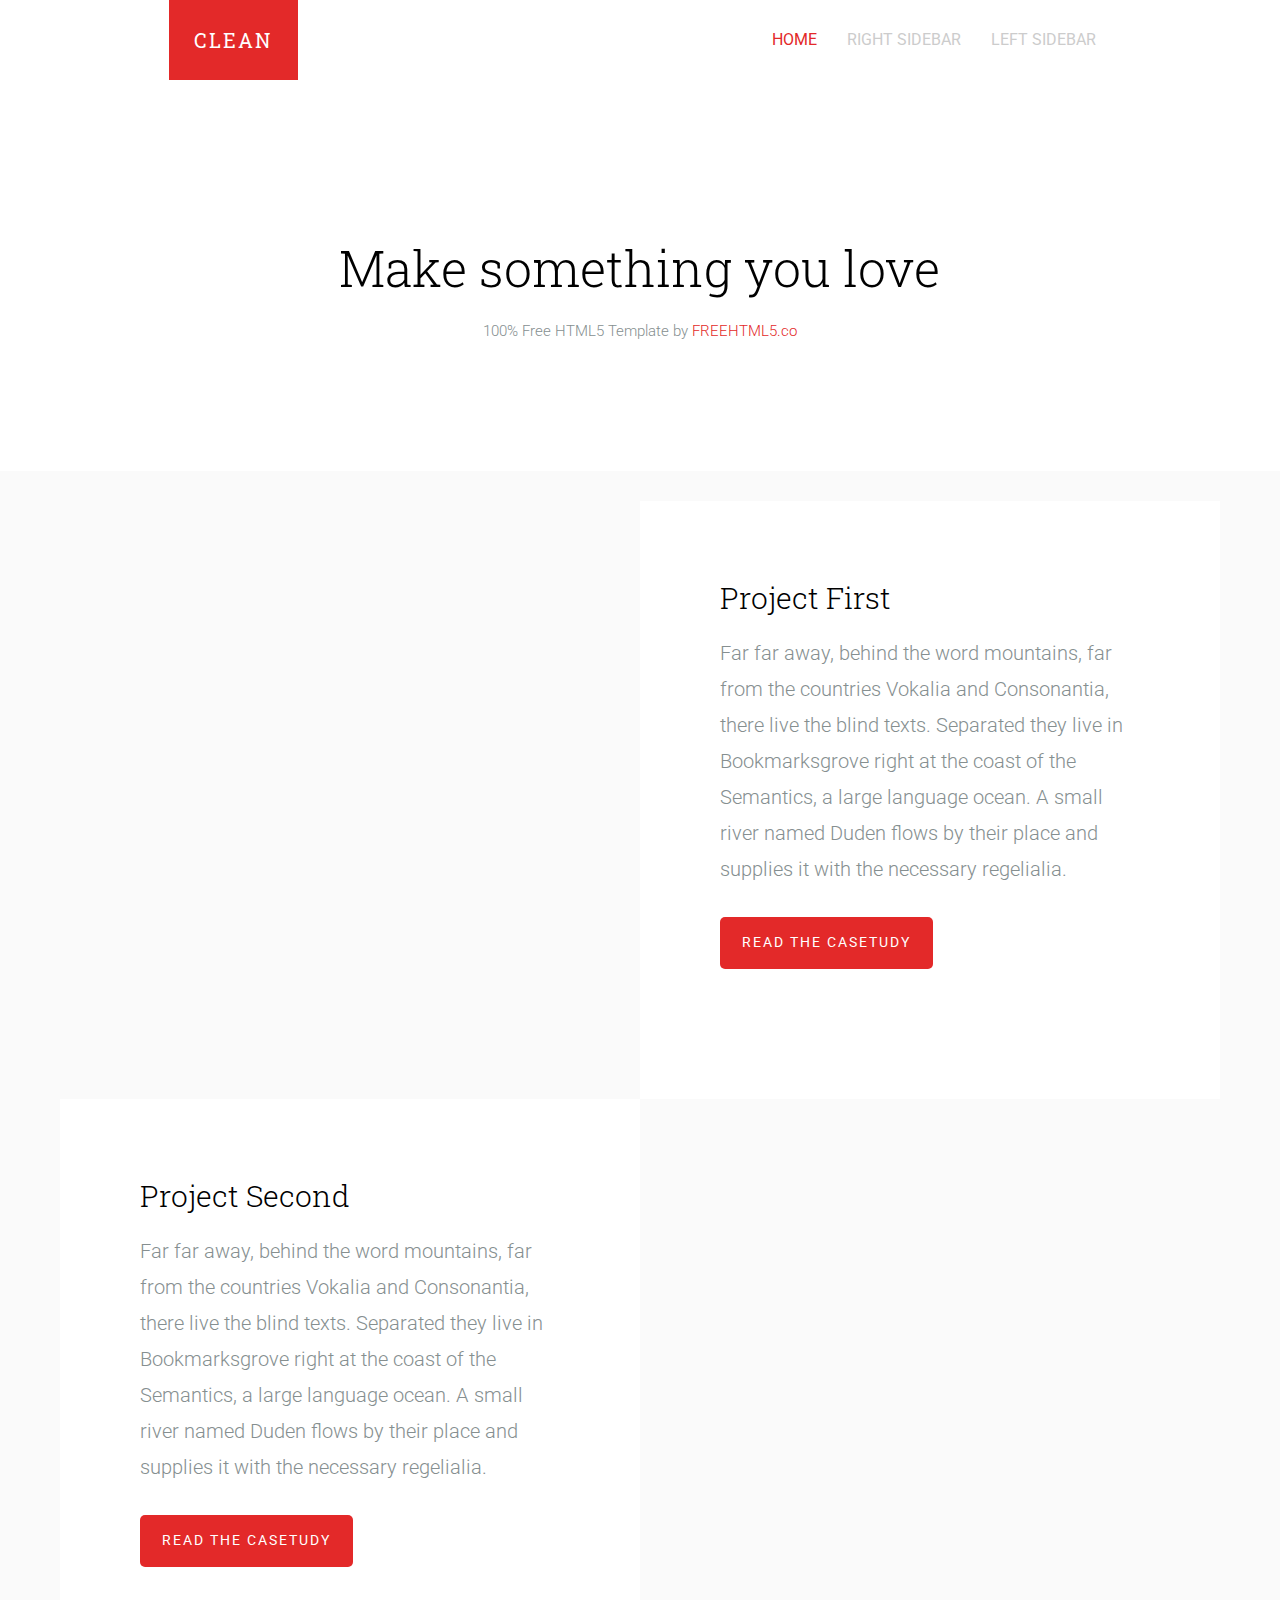
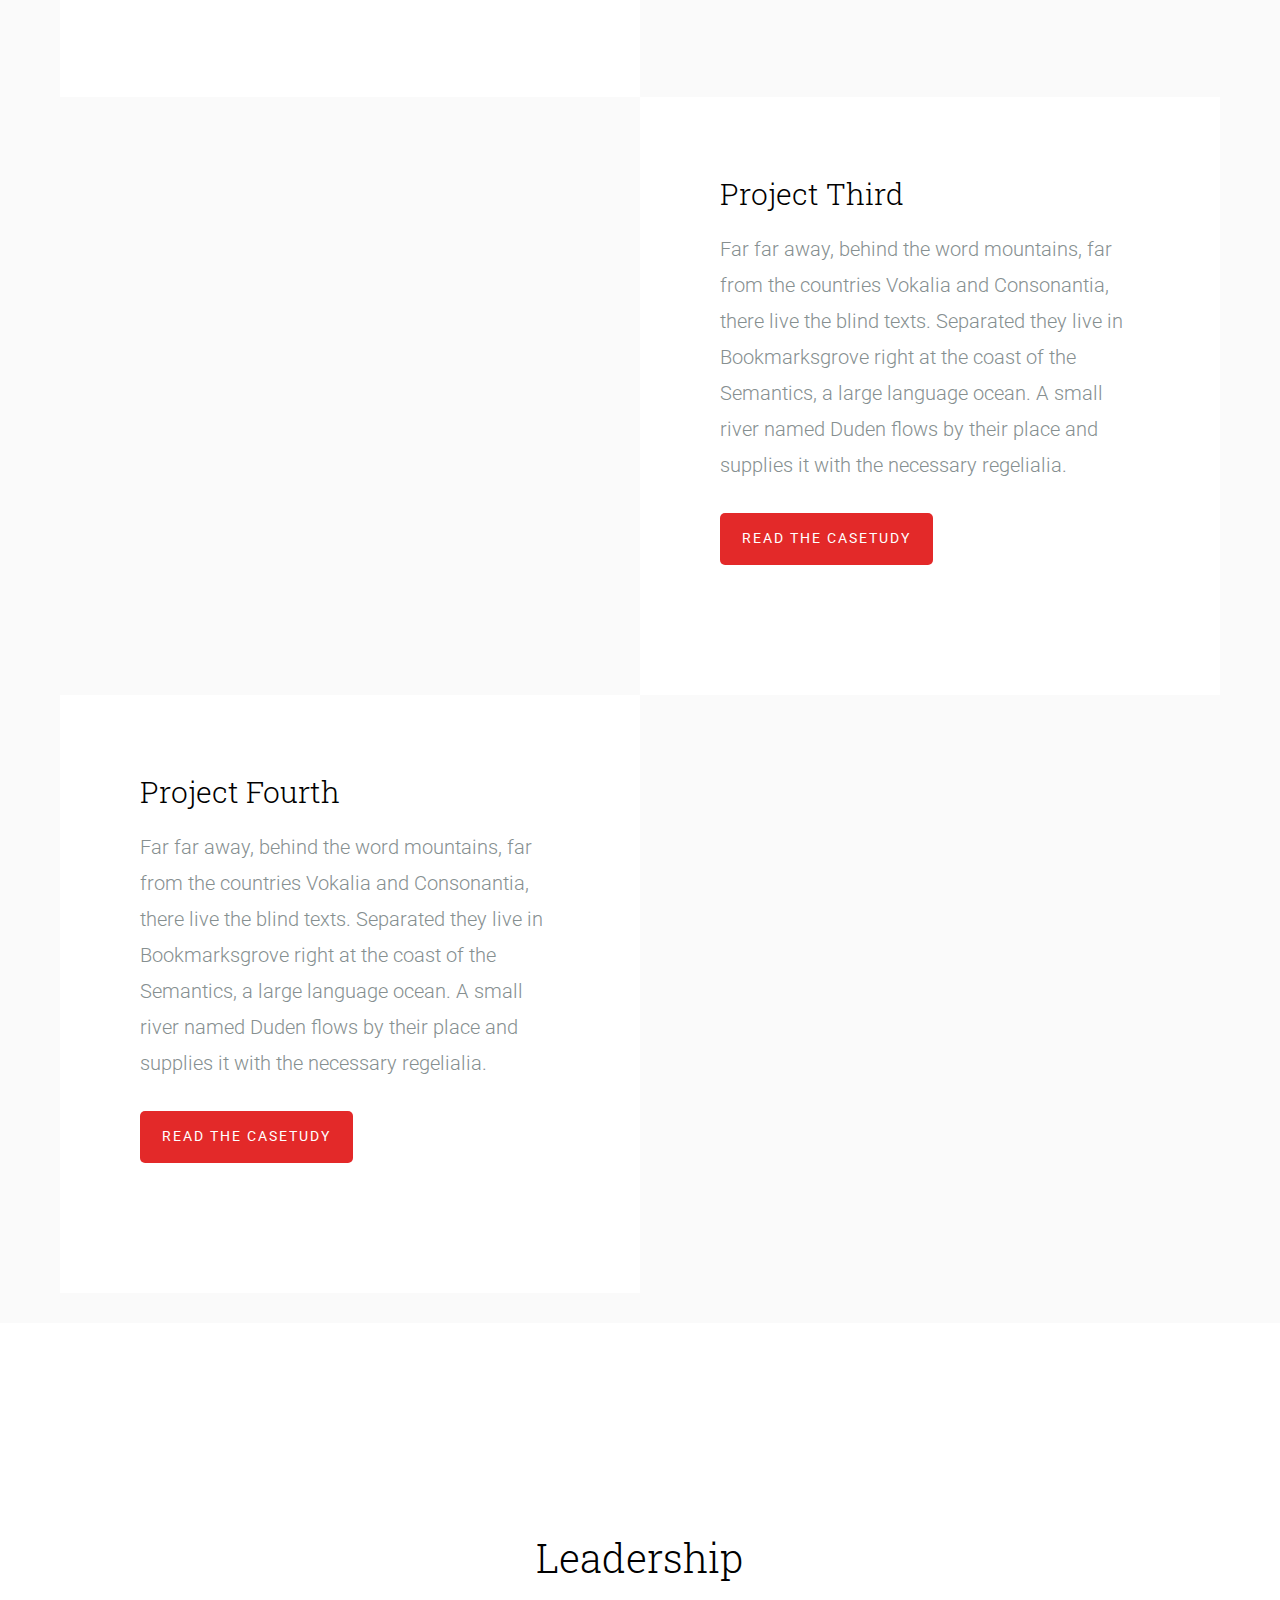
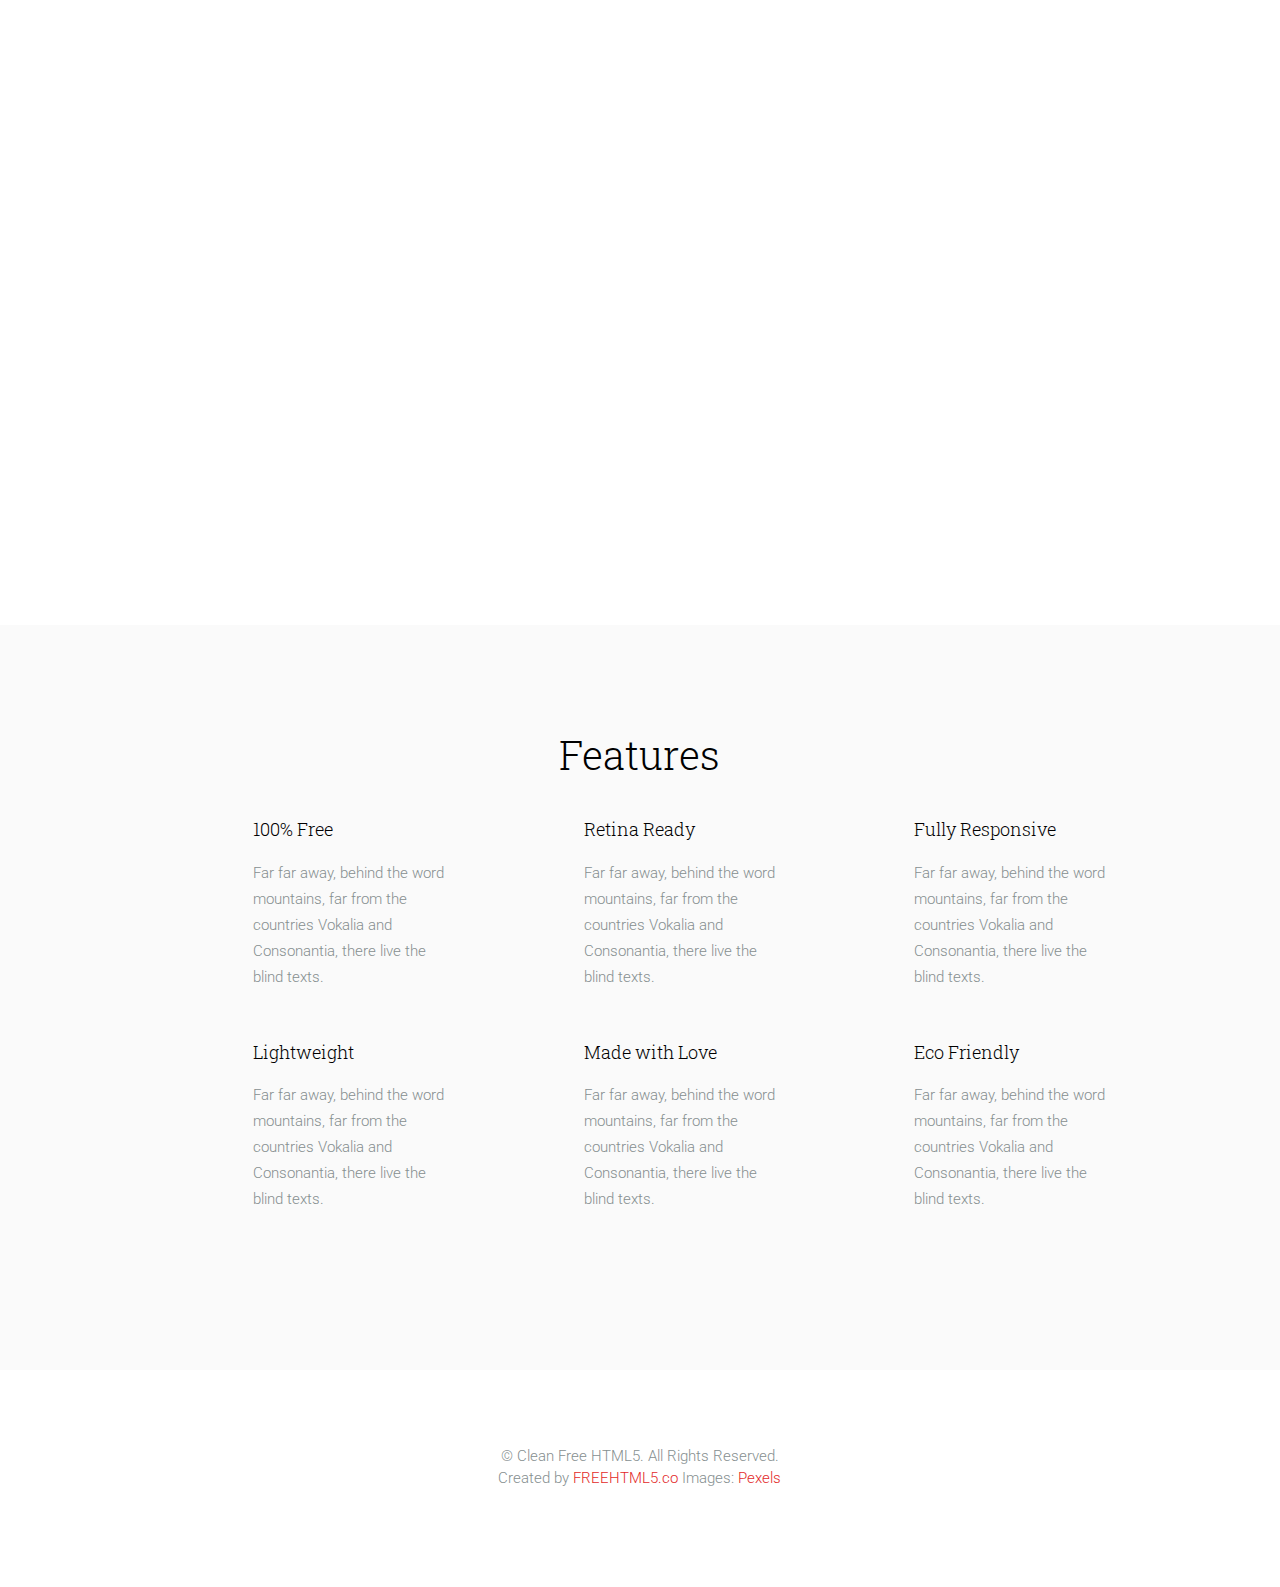
<file: assets/assignments/html/demo/assignment-14/index.html>
<!DOCTYPE html>
<!--[if lt IE 7]>      <html class="no-js lt-ie9 lt-ie8 lt-ie7"> <![endif]-->
<!--[if IE 7]>         <html class="no-js lt-ie9 lt-ie8"> <![endif]-->
<!--[if IE 8]>         <html class="no-js lt-ie9"> <![endif]-->
<!--[if gt IE 8]><!--> <html class="no-js"> <!--<![endif]-->
	<head>
	<meta charset="utf-8">
	<meta http-equiv="X-UA-Compatible" content="IE=edge">
	<title>Clean &mdash; A free HTML5 Template by FREEHTML5.CO</title>
	<meta name="viewport" content="width=device-width, initial-scale=1">
	<meta name="description" content="Free HTML5 Template by FREEHTML5.CO" />
	<meta name="keywords" content="free html5, free template, free bootstrap, html5, css3, mobile first, responsive" />
	<meta name="author" content="FREEHTML5.CO" />

  <!-- 
	//////////////////////////////////////////////////////

	FREE HTML5 TEMPLATE 
	DESIGNED & DEVELOPED by FREEHTML5.CO
		
	Website: 		http://freehtml5.co/
	Email: 			info@freehtml5.co
	Twitter: 		http://twitter.com/fh5co
	Facebook: 		https://www.facebook.com/fh5co

	//////////////////////////////////////////////////////
	 -->

  <!-- Facebook and Twitter integration -->
	<meta property="og:title" content=""/>
	<meta property="og:image" content=""/>
	<meta property="og:url" content=""/>
	<meta property="og:site_name" content=""/>
	<meta property="og:description" content=""/>
	<meta name="twitter:title" content="" />
	<meta name="twitter:image" content="" />
	<meta name="twitter:url" content="" />
	<meta name="twitter:card" content="" />

	<!-- Place favicon.ico and apple-touch-icon.png in the root directory -->
	<link rel="shortcut icon" href="favicon.ico">

	<!-- Google Webfonts -->
	<link href='http://fonts.googleapis.com/css?family=Roboto:400,300,100,500' rel='stylesheet' type='text/css'>
	<link href='http://fonts.googleapis.com/css?family=Roboto+Slab:400,300,100,500' rel='stylesheet' type='text/css'>
	
	<!-- Animate.css -->
	<link rel="stylesheet" href="css/animate.css">
	<!-- Icomoon Icon Fonts-->
	<link rel="stylesheet" href="css/icomoon.css">
	<!-- Simple Line Icons -->
	<link rel="stylesheet" href="css/simple-line-icons.css">
	<!-- Theme Style -->
	<link rel="stylesheet" href="css/style.css">
	<!-- Modernizr JS -->
	<script src="js/modernizr-2.6.2.min.js"></script>
	<!-- FOR IE9 below -->
	<!--[if lt IE 9]>
	<script src="js/respond.min.js"></script>
	<![endif]-->

	</head>
	<body>
		
	<header id="fh5co-header" role="banner">
		<nav class="navbar navbar-default" role="navigation">
			<div class="container">
				<div class="row">
					<div class="col-md-10 col-md-offset-1">
						<div class="navbar-header"> 
						<!-- Mobile Toggle Menu Button -->
						<a href="#" class="js-fh5co-nav-toggle fh5co-nav-toggle visible-xs-block" data-toggle="collapse" data-target="#fh5co-navbar" aria-expanded="false" aria-controls="navbar"><i></i></a>
						<a class="navbar-brand" href="index.html">Clean</a>
						</div>
						<div id="fh5co-navbar" class="navbar-collapse collapse">
							<ul class="nav navbar-nav navbar-right">
								<li class="active"><a href="index.html"><span>Home <span class="border"></span></span></a></li>
								<li><a href="right-sidebar.html"><span>Right Sidebar <span class="border"></span></span></a></li>
								<li><a href="left-sidebar.html"><span>Left Sidebar <span class="border"></span></span></a></li>
							</ul>
						</div>
					</div>
				</div>
			</div>
		</nav>
	</header>
	<!-- END .header -->
	
	
	<div id="fh5co-main">
		<div class="fh5co-intro text-center">
			<div class="container">
				<div class="row">
					<div class="col-md-8 col-md-offset-2">
						<h1 class="intro-lead">Make something you love</h1>
						<p class="">100% Free HTML5 Template by <a href="http://freehtml5.co/" target="_blank">FREEHTML5.co</a></p>
					</div>
				</div>
			</div>
		</div>

		<div id="fh5co-portfolio">
			<div class="fh5co-portfolio-item ">
				<div class="fh5co-portfolio-figure animate-box" style="background-image: url(images/work_1.jpg);"></div>
				<div class="fh5co-portfolio-description">
					<h2>Project First</h2>
					<p>Far far away, behind the word mountains, far from the countries Vokalia and Consonantia, there live the blind texts. Separated they live in Bookmarksgrove right at the coast of the Semantics, a large language ocean. A small river named Duden flows by their place and supplies it with the necessary regelialia.</p>
					<p><a href="#" class="btn btn-primary">Read the casetudy</a></p>
				</div>
			</div>
			<div class="fh5co-portfolio-item fh5co-img-right">
				<div class="fh5co-portfolio-figure animate-box" style="background-image: url(images/work_2.jpg);"></div>
				<div class="fh5co-portfolio-description">
					<h2>Project Second</h2>
					<p>Far far away, behind the word mountains, far from the countries Vokalia and Consonantia, there live the blind texts. Separated they live in Bookmarksgrove right at the coast of the Semantics, a large language ocean. A small river named Duden flows by their place and supplies it with the necessary regelialia.</p>
					<p><a href="#" class="btn btn-primary">Read the casetudy</a></p>
				</div>
			</div>
			<div class="fh5co-portfolio-item ">
				<div class="fh5co-portfolio-figure animate-box" style="background-image: url(images/work_3.jpg);"></div>
				<div class="fh5co-portfolio-description">
					<h2>Project Third</h2>
					<p>Far far away, behind the word mountains, far from the countries Vokalia and Consonantia, there live the blind texts. Separated they live in Bookmarksgrove right at the coast of the Semantics, a large language ocean. A small river named Duden flows by their place and supplies it with the necessary regelialia.</p>
					<p><a href="#" class="btn btn-primary">Read the casetudy</a></p>
				</div>
			</div>
			<div class="fh5co-portfolio-item fh5co-img-right">
				<div class="fh5co-portfolio-figure animate-box" style="background-image: url(images/work_4.jpg);"></div>
				<div class="fh5co-portfolio-description">
					<h2>Project Fourth</h2>
					<p>Far far away, behind the word mountains, far from the countries Vokalia and Consonantia, there live the blind texts. Separated they live in Bookmarksgrove right at the coast of the Semantics, a large language ocean. A small river named Duden flows by their place and supplies it with the necessary regelialia.</p>
					<p><a href="#" class="btn btn-primary">Read the casetudy</a></p>
				</div>
			</div>
		</div>

		<div id="fh5co-team">
			<div class="container">
				<div class="row">
					<div class="col-md-10 col-md-offset-1">
						<div class="row">
							<h2 class="section-lead text-center">Leadership</h2>
							<div class="col-md-3 col-sm-6 col-xs-6 col-xxs-12 fh5co-staff to-animate">
								<figure>
								<img src="images/user.jpg" alt="Free HTML5 Template by FREEHTML5.co" class="img-responsive">
								</figure>
								<h3>Will Barrow</h3>
								<p>Far far away, behind the word mountains, far from the countries Vokalia and Consonantia, there live the blind texts. </p>
								<ul class="fh5co-social">
									<li><a href="#"><i class="icon-twitter"></i></a></li>
									<li><a href="#"><i class="icon-github"></i></a></li>
								</ul> 	
							</div>
							<div class="col-md-3 col-sm-6 col-xs-6 col-xxs-12 fh5co-staff to-animate">
								<figure>
								<img src="images/user_2.jpg" alt="Free HTML5 Template by FREEHTML5.co" class="img-responsive">
								</figure>
								<h3>Max Conversion</h3>
								<p>Far far away, behind the word mountains, far from the countries Vokalia and Consonantia, there live the blind texts. </p>
								<ul class="fh5co-social">
									<li><a href="#"><i class="icon-twitter"></i></a></li>
									<li><a href="#"><i class="icon-github"></i></a></li>
								</ul> 	
							</div>
							<div class="clearfix visible-sm-block visible-xs-block"></div>
							<div class="col-md-3 col-sm-6 col-xs-6 col-xxs-12 fh5co-staff to-animate">
								<figure>
								<img src="images/user_3.jpg" alt="Free HTML5 Template by FREEHTML5.co" class="img-responsive">
								</figure>
								<h3>Hanson Deck</h3>
								<p>Far far away, behind the word mountains, far from the countries Vokalia and Consonantia, there live the blind texts. </p>
								<ul class="fh5co-social">
									<li><a href="#"><i class="icon-twitter"></i></a></li>
									<li><a href="#"><i class="icon-github"></i></a></li>
								</ul> 	
							</div>
							<div class="col-md-3 col-sm-6 col-xs-6 col-xxs-12 fh5co-staff to-animate">
								<figure>
								<img src="images/user.jpg" alt="Free HTML5 Template by FREEHTML5.co" class="img-responsive">
								</figure>
								<h3>Sue Shei</h3>
								<p>Far far away, behind the word mountains, far from the countries Vokalia and Consonantia, there live the blind texts. </p>
								<ul class="fh5co-social">
									<li><a href="#"><i class="icon-twitter"></i></a></li>
									<li><a href="#"><i class="icon-github"></i></a></li>
								</ul> 	
							</div>
						</div>
					</div>
				</div>
			</div>
		</div>

		<div id="fh5co-services">
			<div class="container">
				<div class="row">
					<div class="col-md-10 col-md-offset-1">
						<div class="row">
							<h2 class="section-lead text-center">Features</h2>
							<div class="col-md-4 col-sm-6 col-xs-6 col-xxs-12 fh5co-service">
								<div class="fh5co-icon to-animate"><i class="icon-present"></i></div>
								<div class="fh5co-desc">
									<h3>100% Free</h3>
									<p>Far far away, behind the word mountains, far from the countries Vokalia and Consonantia, there live the blind texts. </p>
								</div>	
							</div>
							<div class="col-md-4 col-sm-6 col-xs-6 col-xxs-12 fh5co-service">
								<div class="fh5co-icon to-animate"><i class="icon-eye"></i></div>
								<div class="fh5co-desc">
									<h3>Retina Ready</h3>
									<p>Far far away, behind the word mountains, far from the countries Vokalia and Consonantia, there live the blind texts. </p>
								</div>
							</div>
							<div class="clearfix visible-sm-block visible-xs-block"></div>
							<div class="col-md-4 col-sm-6 col-xs-6 col-xxs-12 fh5co-service">
								<div class="fh5co-icon to-animate"><i class="icon-crop"></i></div>
								<div class="fh5co-desc">
									<h3>Fully Responsive</h3>
									<p>Far far away, behind the word mountains, far from the countries Vokalia and Consonantia, there live the blind texts. </p>
								</div>
							</div>

							<div class="col-md-4 col-sm-6 col-xs-6 col-xxs-12 fh5co-service">
								<div class="fh5co-icon to-animate"><i class="icon-speedometer"></i></div>
								<div class="fh5co-desc">
									<h3>Lightweight</h3>
									<p>Far far away, behind the word mountains, far from the countries Vokalia and Consonantia, there live the blind texts. </p>
								</div>	
							</div>
							<div class="clearfix visible-sm-block visible-xs-block"></div>
							<div class="col-md-4 col-sm-6 col-xs-6 col-xxs-12 fh5co-service">
								<div class="fh5co-icon to-animate"><i class="icon-heart"></i></div>
								<div class="fh5co-desc">
									<h3>Made with Love</h3>
									<p>Far far away, behind the word mountains, far from the countries Vokalia and Consonantia, there live the blind texts. </p>
								</div>
							</div>
							<div class="col-md-4 col-sm-6 col-xs-6 col-xxs-12 fh5co-service">
								<div class="fh5co-icon to-animate"><i class="icon-umbrella"></i></div>
								<div class="fh5co-desc">
									<h3>Eco Friendly</h3>
									<p>Far far away, behind the word mountains, far from the countries Vokalia and Consonantia, there live the blind texts. </p>
								</div>
							</div>
							<div class="clearfix visible-sm-block visible-xs-block"></div>
						</div>
					</div>
				</div>
			</div>
		</div>

	</div>

	<footer id="fh5co-footer">
		<div class="container">
			<div class="row">
				<div class="col-md-10 col-md-offset-1 text-center">
					<p>&copy; Clean Free HTML5. All Rights Reserved. <br>Created by <a href="http://freehtml5.co/" target="_blank">FREEHTML5.co</a> Images: <a href="http://pexels.com/" target="_blank">Pexels</a></p>
				</div>
			</div>
		</div>
	</footer>


	<!-- jQuery -->
	<script src="js/jquery.min.js"></script>
	<!-- jQuery Easing -->
	<script src="js/jquery.easing.1.3.js"></script>
	<!-- Bootstrap -->
	<script src="js/bootstrap.min.js"></script>
	<!-- Waypoints -->
	<script src="js/jquery.waypoints.min.js"></script>
	<!-- Main JS -->
	<script src="js/main.js"></script>

	
	</body>
</html>
</file>
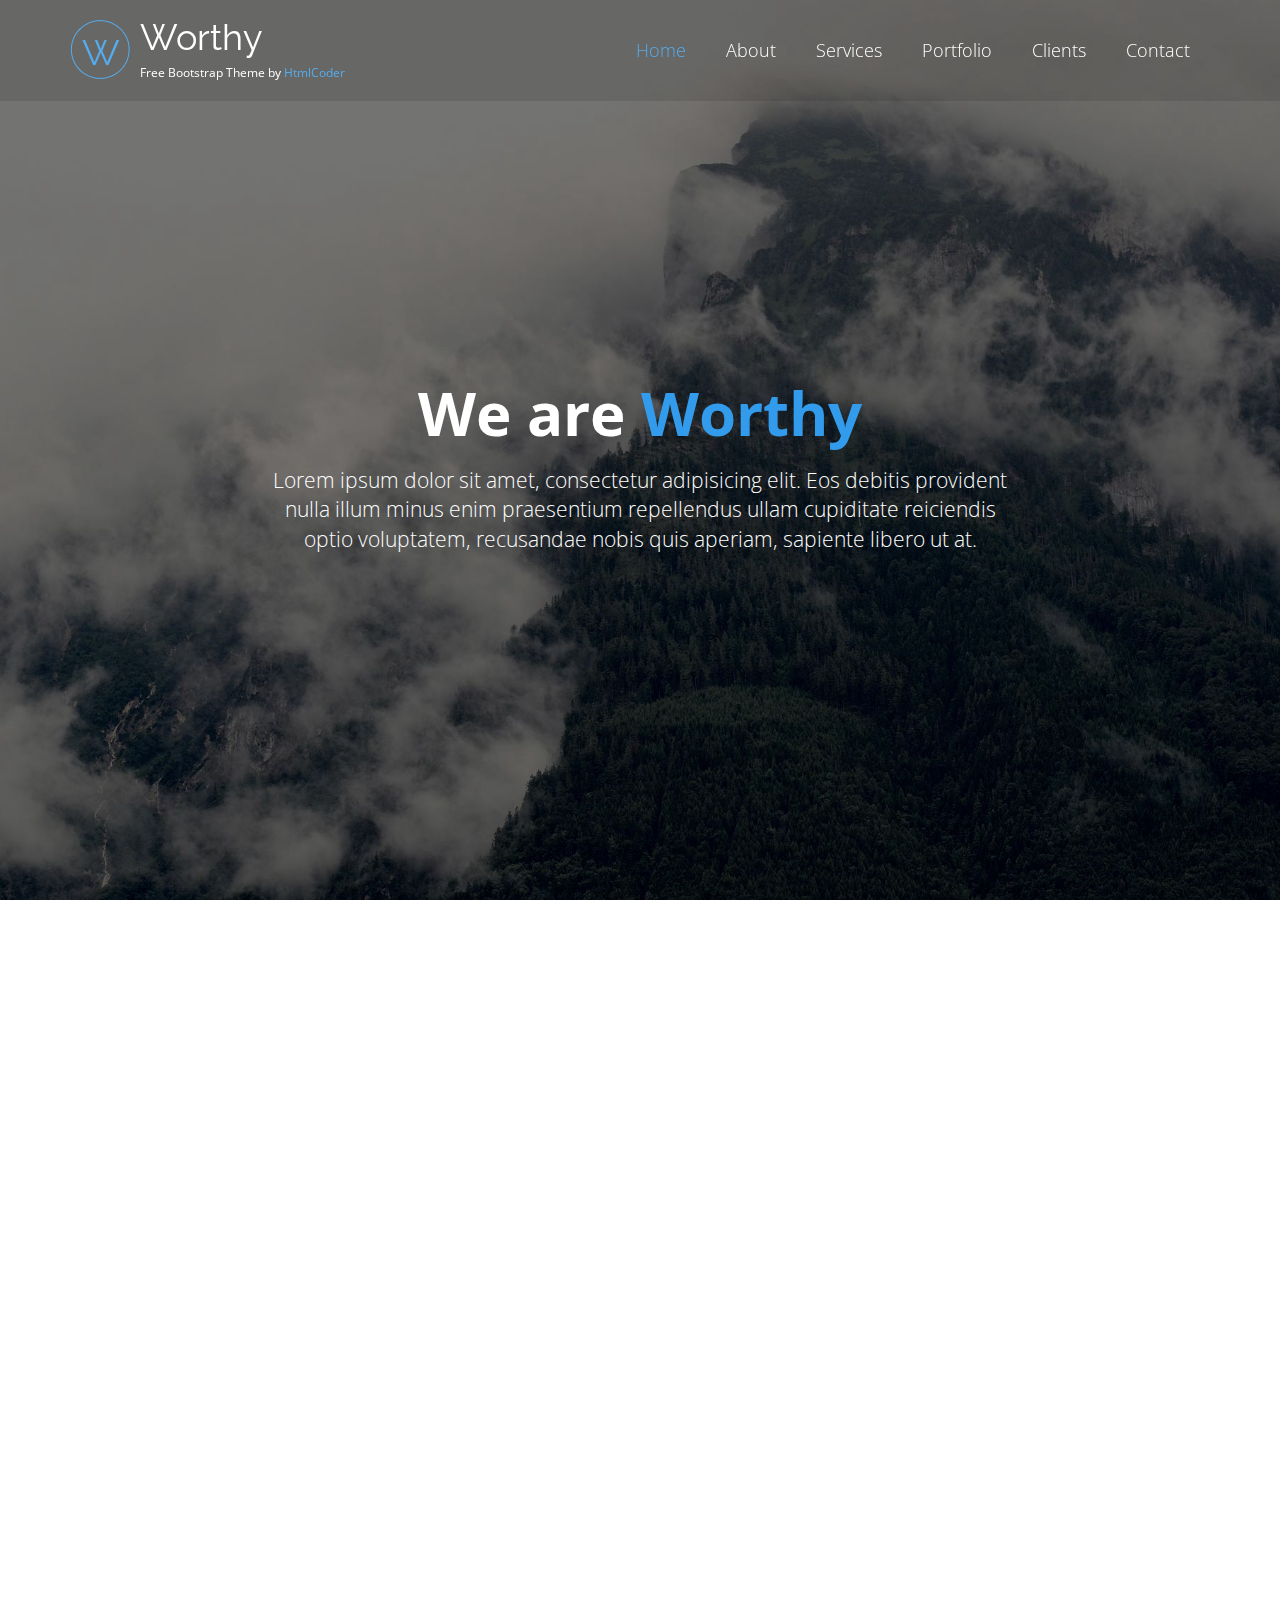
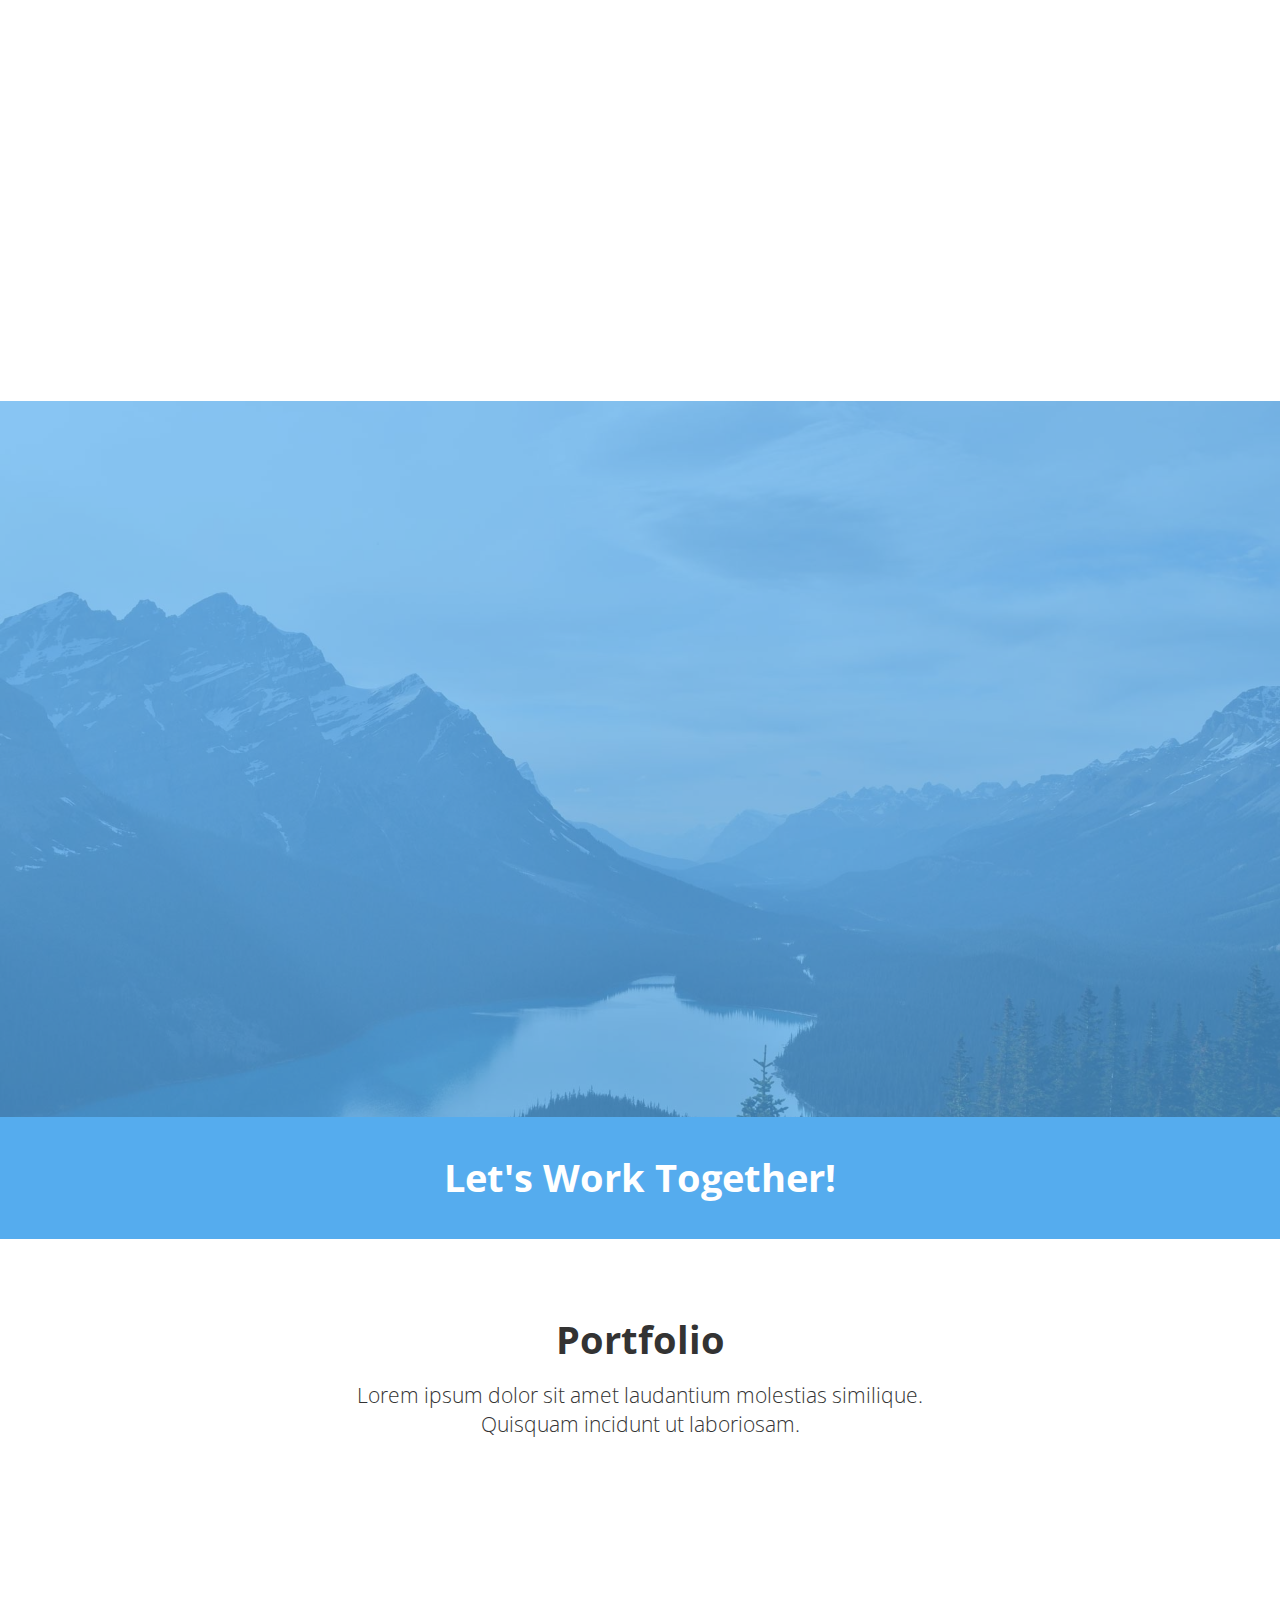
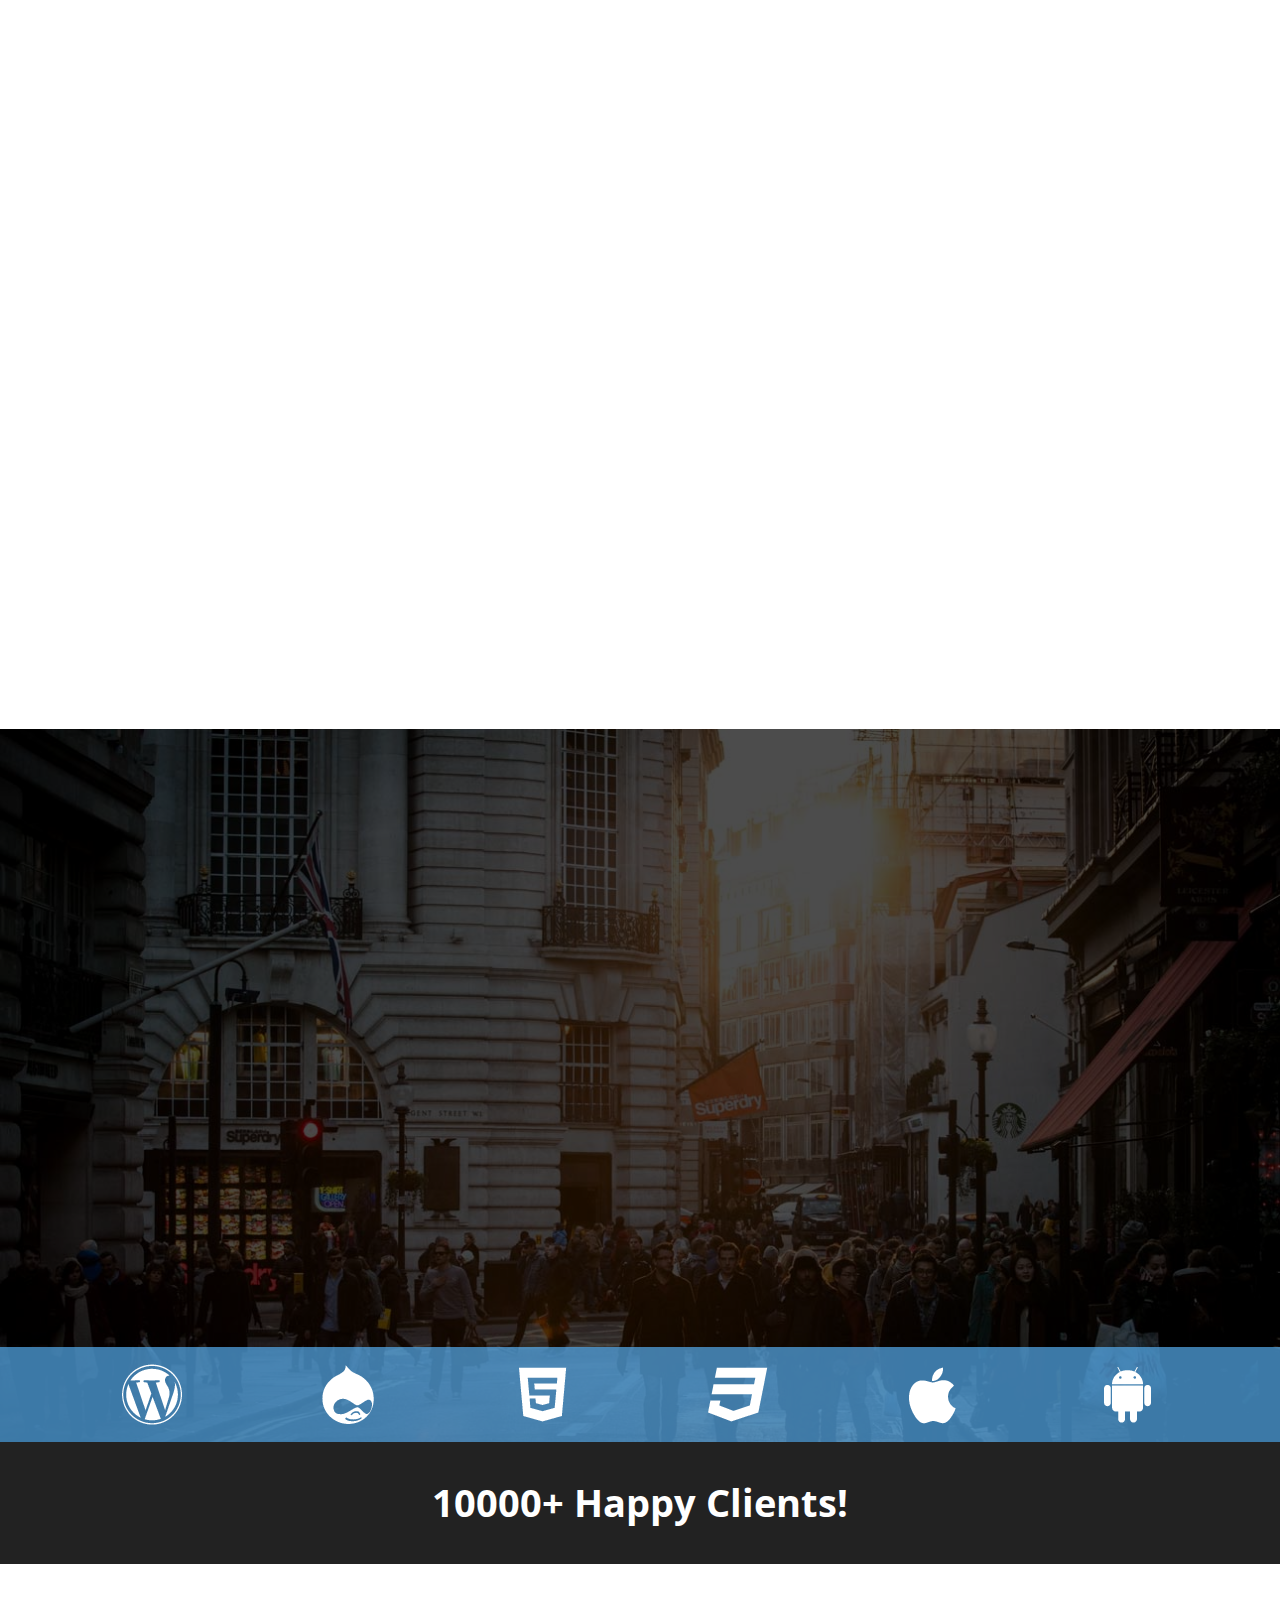
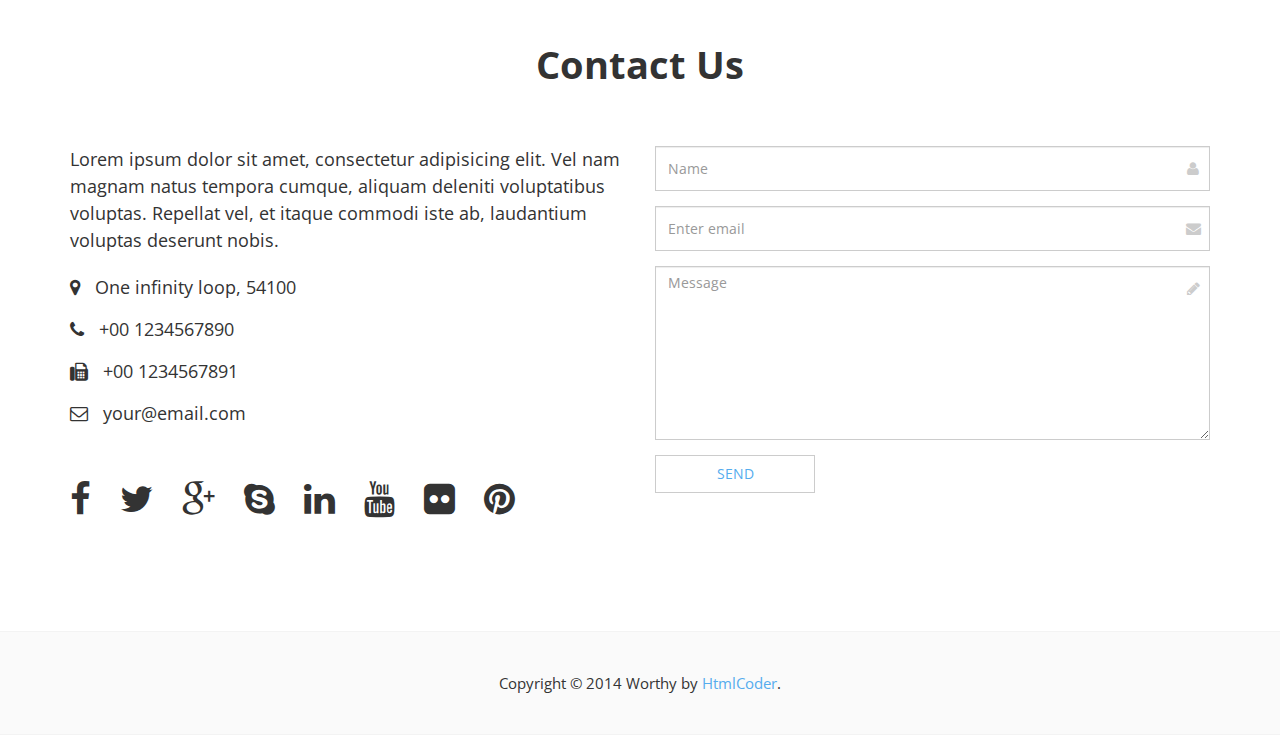
<file: assets/assignments/html/demo/assignment-15/index.html>
<!DOCTYPE html>
<!--[if IE 9]> <html lang="en" class="ie9"> <![endif]-->
<!--[if !IE]><!-->
<html lang="en">
<!--<![endif]-->
	<head>
		<meta charset="utf-8">
		<title>Worthy | Free Powerful Theme by HtmlCoder</title>
		<meta name="description" content="Worthy a Bootstrap-based, Responsive HTML5 Template">
		<meta name="author" content="htmlcoder.me">

		<!-- Mobile Meta -->
		<meta name="viewport" content="width=device-width, initial-scale=1.0">

		<!-- Favicon -->
		<link rel="shortcut icon" href="images/favicon.ico">

		<!-- Web Fonts -->
		<link href='http://fonts.googleapis.com/css?family=Open+Sans:400italic,700italic,400,700,300&amp;subset=latin,latin-ext' rel='stylesheet' type='text/css'>
		<link href='http://fonts.googleapis.com/css?family=Raleway:700,400,300' rel='stylesheet' type='text/css'>

		<!-- Bootstrap core CSS -->
		<link href="bootstrap/css/bootstrap.css" rel="stylesheet">

		<!-- Font Awesome CSS -->
		<link href="fonts/font-awesome/css/font-awesome.css" rel="stylesheet">

		<!-- Plugins -->
		<link href="css/animations.css" rel="stylesheet">

		<!-- Worthy core CSS file -->
		<link href="css/style.css" rel="stylesheet">

		<!-- Custom css --> 
		<link href="css/custom.css" rel="stylesheet">
	</head>

	<body class="no-trans">
		<!-- scrollToTop -->
		<!-- ================ -->
		<div class="scrollToTop"><i class="icon-up-open-big"></i></div>

		<!-- header start -->
		<!-- ================ --> 
		<header class="header fixed clearfix navbar navbar-fixed-top">
			<div class="container">
				<div class="row">
					<div class="col-md-4">

						<!-- header-left start -->
						<!-- ================ -->
						<div class="header-left clearfix">

							<!-- logo -->
							<div class="logo smooth-scroll">
								<a href="#banner"><img id="logo" src="images/logo.png" alt="Worthy"></a>
							</div>

							<!-- name-and-slogan -->
							<div class="site-name-and-slogan smooth-scroll">
								<div class="site-name"><a href="#banner">Worthy</a></div>
								<div class="site-slogan">Free Bootstrap Theme by <a target="_blank" href="http://htmlcoder.me">HtmlCoder</a></div>
							</div>

						</div>
						<!-- header-left end -->

					</div>
					<div class="col-md-8">

						<!-- header-right start -->
						<!-- ================ -->
						<div class="header-right clearfix">

							<!-- main-navigation start -->
							<!-- ================ -->
							<div class="main-navigation animated">

								<!-- navbar start -->
								<!-- ================ -->
								<nav class="navbar navbar-default" role="navigation">
									<div class="container-fluid">

										<!-- Toggle get grouped for better mobile display -->
										<div class="navbar-header">
											<button type="button" class="navbar-toggle" data-toggle="collapse" data-target="#navbar-collapse-1">
												<span class="sr-only">Toggle navigation</span>
												<span class="icon-bar"></span>
												<span class="icon-bar"></span>
												<span class="icon-bar"></span>
											</button>
										</div>

										<!-- Collect the nav links, forms, and other content for toggling -->
										<div class="collapse navbar-collapse scrollspy smooth-scroll" id="navbar-collapse-1">
											<ul class="nav navbar-nav navbar-right">
												<li class="active"><a href="#banner">Home</a></li>
												<li><a href="#about">About</a></li>
												<li><a href="#services">Services</a></li>
												<li><a href="#portfolio">Portfolio</a></li>
												<li><a href="#clients">Clients</a></li>
												<li><a href="#contact">Contact</a></li>
											</ul>
										</div>

									</div>
								</nav>
								<!-- navbar end -->

							</div>
							<!-- main-navigation end -->

						</div>
						<!-- header-right end -->

					</div>
				</div>
			</div>
		</header>
		<!-- header end -->

		<!-- banner start -->
		<!-- ================ -->
		<div id="banner" class="banner">
			<div class="banner-image"></div>
			<div class="banner-caption">
				<div class="container">
					<div class="row">
						<div class="col-md-8 col-md-offset-2 object-non-visible" data-animation-effect="fadeIn">
							<h1 class="text-center">We are <span>Worthy</span></h1>
							<p class="lead text-center">Lorem ipsum dolor sit amet, consectetur adipisicing elit. Eos debitis provident nulla illum minus enim praesentium repellendus ullam cupiditate reiciendis optio voluptatem, recusandae nobis quis aperiam, sapiente libero ut at.</p>
						</div>
					</div>
				</div>
			</div>
		</div>
		<!-- banner end -->

		<!-- section start -->
		<!-- ================ -->
		<div class="section clearfix object-non-visible" data-animation-effect="fadeIn">
			<div class="container">
				<div class="row">
					<div class="col-md-12">
						<h1 id="about" class="title text-center">About <span>Worthy</span></h1>
						<p class="lead text-center">Lorem ipsum dolor sit amet, consectetur adipisicing elit. Dicta officia, aspernatur.</p>
						<div class="space"></div>
						<div class="row">
							<div class="col-md-6">
								<img src="images/section-image-1.png" alt="">
								<div class="space"></div>
							</div>
							<div class="col-md-6">
								<p>Lorem ipsum dolor sit amet, consectetur adipisicing elit. Excepturi adipisci illo, voluptatum ipsam fuga error commodi architecto, laudantium culpa tenetur at id, beatae placeat deserunt iure quas voluptas fugit eveniet.</p>
								<p>Lorem ipsum dolor sit amet, consectetur adipisicing elit. Quo ducimus explicabo quibusdam temporibus deserunt doloremque pariatur ea, animi a. Delectus similique atque eligendi, enim vel reiciendis deleniti neque aliquid, sit?</p>
								<ul class="list-unstyled">
									<li><i class="fa fa-caret-right pr-10 text-colored"></i> Lorem ipsum dolor sit amet</li>
									<li><i class="fa fa-caret-right pr-10 text-colored"></i> Reiciendis deleniti neque aliquid</li>
									<li><i class="fa fa-caret-right pr-10 text-colored"></i> Ipsam fuga error commodi</li>
									<li><i class="fa fa-caret-right pr-10 text-colored"></i> Lorem ipsum dolor sit amet</li>
									<li><i class="fa fa-caret-right pr-10 text-colored"></i> Dignissimos molestiae necessitatibus</li>
								</ul>
							</div>
						</div>
						<div class="space"></div>
						<h2>Becessitatibus quae beatae possimus ullam</h2>
						<div class="row">
							<div class="col-md-6">
								<p>Lorem ipsum dolor sit amet, consectetur adipisicing elit. Excepturi adipisci illo, voluptatum ipsam fuga error commodi architecto, laudantium culpa tenetur at id, beatae placeat deserunt iure quas voluptas fugit eveniet.</p>
								<p>Lorem ipsum dolor sit amet, consectetur adipisicing elit. Quo ducimus explicabo quibusdam temporibus deserunt doloremque pariatur ea, animi a. Delectus similique atque eligendi, enim vel reiciendis deleniti neque aliquid, sit?</p>
								<p>Vitae dolores quam magnam accusantium nam, voluptatibus expedita delectus, dolorum odio magni ut nemo nihil ex earum pariatur molestias velit eveniet, facere autem saepe aut. Ut minima itaque porro facere. Cumque vitae autem, dignissimos molestiae necessitatibus culpa aliquam deleniti soluta sunt voluptatibus tenetur, unde dolorem eligendi doloribus quibusdam facere totam. Possimus atque deserunt numquam aliquam magnam, facilis officiis illo alias ipsa voluptas laborum, praesentium eveniet nobis velit voluptatem odio eligendi, corporis et iste distinctio! Repellendus, id, ad.</p>
							</div>
							<div class="col-md-6">
								<div class="panel-group" id="accordion" role="tablist" aria-multiselectable="true">
									<div class="panel panel-default">
										<div class="panel-heading" role="tab" id="headingOne">
											<h4 class="panel-title">
												<a data-toggle="collapse" data-parent="#accordion" href="#collapseOne" aria-expanded="true" aria-controls="collapseOne">
													Collapsible Group Item #1
												</a>
											</h4>
										</div>
										<div id="collapseOne" class="panel-collapse collapse in" role="tabpanel" aria-labelledby="headingOne">
											<div class="panel-body">
												Anim pariatur cliche reprehenderit, enim eiusmod high life accusamus terry richardson ad squid. 3 wolf moon officia aute, non cupidatat skateboard dolor brunch. Food truck quinoa nesciunt laborum eiusmod. Brunch 3 wolf moon tempor, sunt aliqua put a bird on it squid single-origin coffee nulla assumenda shoreditch et. Nihil anim keffiyeh helvetica, craft beer labore wes anderson cred nesciunt sapiente ea proident. Ad vegan excepteur butcher.
											</div>
										</div>
									</div>
									<div class="panel panel-default">
										<div class="panel-heading" role="tab" id="headingTwo">
											<h4 class="panel-title">
												<a class="collapsed" data-toggle="collapse" data-parent="#accordion" href="#collapseTwo" aria-expanded="false" aria-controls="collapseTwo">
													Collapsible Group Item #2
												</a>
											</h4>
										</div>
										<div id="collapseTwo" class="panel-collapse collapse" role="tabpanel" aria-labelledby="headingTwo">
											<div class="panel-body">
												Anim pariatur cliche reprehenderit, enim eiusmod high life accusamus terry richardson ad squid. 3 wolf moon officia aute, non cupidatat skateboard dolor brunch. Food truck quinoa nesciunt laborum eiusmod. Brunch 3 wolf moon tempor, sunt aliqua put a bird on it squid single-origin coffee nulla assumenda shoreditch et. Nihil anim keffiyeh helvetica, craft beer labore wes anderson cred nesciunt sapiente ea proident.
											</div>
										</div>
									</div>
									<div class="panel panel-default">
										<div class="panel-heading" role="tab" id="headingThree">
											<h4 class="panel-title">
												<a class="collapsed" data-toggle="collapse" data-parent="#accordion" href="#collapseThree" aria-expanded="false" aria-controls="collapseThree">
													Collapsible Group Item #3
												</a>
											</h4>
										</div>
										<div id="collapseThree" class="panel-collapse collapse" role="tabpanel" aria-labelledby="headingThree">
											<div class="panel-body">
												Richardson ad squid. 3 wolf moon officia aute, non cupidatat skateboard dolor brunch. Food truck quinoa nesciunt laborum eiusmod. Brunch 3 wolf moon tempor, sunt aliqua put a bird on it squid single-origin coffee nulla assumenda shoreditch et. Nihil anim keffiyeh helvetica, craft beer labore wes anderson cred nesciunt sapiente ea proident. Ad vegan excepteur butcher vice lomo. Leggings occaecat craft beer farm-to-table, raw denim aesthetic.
											</div>
										</div>
									</div>
								</div>
							</div>
						</div>
					</div>
				</div>
			</div>
		</div>
		<!-- section end -->

		<!-- section start -->
		<!-- ================ -->
		<div class="section translucent-bg bg-image-1 blue">
			<div class="container object-non-visible" data-animation-effect="fadeIn">
				<h1 id="services"  class="text-center title">Worthy Services</h1>
				<div class="space"></div>
				<div class="row">
					<div class="col-sm-6">
						<div class="media">
							<div class="media-body text-right">
								<h4 class="media-heading">Service 1</h4>
								<p>Lorem ipsum dolor sit amet, consectetur adipisicing elit. Iure aperiam consequatur quo quis exercitationem reprehenderit dolor vel ducimus, voluptate eaque suscipit iste placeat.</p>
							</div>
							<div class="media-right">
								<i class="fa fa-cog"></i>
							</div>
						</div>
						<div class="media">
							<div class="media-body text-right">
								<h4 class="media-heading">Service 2</h4>
								<p>Lorem ipsum dolor sit amet, consectetur adipisicing elit. Iure aperiam consequatur quo quis exercitationem reprehenderit dolor vel ducimus, voluptate eaque suscipit iste placeat.</p>
							</div>
							<div class="media-right">
								<i class="fa fa-check"></i>
							</div>
						</div>
						<div class="media">
							<div class="media-body text-right">
								<h4 class="media-heading">Service 3</h4>
								<p>Lorem ipsum dolor sit amet, consectetur adipisicing elit. Iure aperiam consequatur quo quis exercitationem reprehenderit dolor vel ducimus, voluptate eaque suscipit iste placeat.</p>
							</div>
							<div class="media-right">
								<i class="fa fa-desktop"></i>
							</div>
						</div>
						<div class="media">
							<div class="media-body text-right">
								<h4 class="media-heading">Service 4</h4>
								<p>Lorem ipsum dolor sit amet, consectetur adipisicing elit. Iure aperiam consequatur quo quis exercitationem reprehenderit dolor vel ducimus, voluptate eaque suscipit iste placeat.</p>
							</div>
							<div class="media-right">
								<i class="fa fa-users"></i>
							</div>
						</div>
					</div>
					<div class="space visible-xs"></div>
					<div class="col-sm-6">
						<div class="media">
							<div class="media-left">
								<i class="fa fa-leaf"></i>
							</div>
							<div class="media-body">
								<h4 class="media-heading">Service 5</h4>
								<p>Lorem ipsum dolor sit amet, consectetur adipisicing elit. Iure aperiam consequatur quo quis exercitationem reprehenderit dolor vel ducimus, voluptate eaque suscipit iste placeat.</p>
							</div>
						</div>
						<div class="media">
							<div class="media-left">
								<i class="fa fa-area-chart"></i>
							</div>
							<div class="media-body">
								<h4 class="media-heading">Service 6</h4>
								<p>Lorem ipsum dolor sit amet, consectetur adipisicing elit. Iure aperiam consequatur quo quis exercitationem reprehenderit dolor vel ducimus, voluptate eaque suscipit iste placeat.</p>
							</div>
						</div>
						<div class="media">
							<div class="media-left">
								<i class="fa fa-child"></i>
							</div>
							<div class="media-body">
								<h4 class="media-heading">Service 7</h4>
								<p>Lorem ipsum dolor sit amet, consectetur adipisicing elit. Iure aperiam consequatur quo quis exercitationem reprehenderit dolor vel ducimus, voluptate eaque suscipit iste placeat.</p>
							</div>
						</div>
						<div class="media">
							<div class="media-left">
								<i class="fa fa-codepen"></i>
							</div>
							<div class="media-body">
								<h4 class="media-heading">Service 8</h4>
								<p>Lorem ipsum dolor sit amet, consectetur adipisicing elit. Iure aperiam consequatur quo quis exercitationem reprehenderit dolor vel ducimus, voluptate eaque suscipit iste placeat.</p>
							</div>
						</div>
					</div>
				</div>
			</div>
		</div>
		<!-- section end -->

		<!-- section start -->
		<!-- ================ -->
		<div class="default-bg space blue">
			<div class="container">
				<div class="row">
					<div class="col-md-8 col-md-offset-2">
						<h1 class="text-center">Let's Work Together!</h1>
					</div>
				</div>
			</div>
		</div>
		<!-- section end -->

		<!-- section start -->
		<!-- ================ -->
		<div class="section">
			<div class="container">
				<h1 class="text-center title" id="portfolio">Portfolio</h1>
				<div class="separator"></div>
				<p class="lead text-center">Lorem ipsum dolor sit amet laudantium molestias similique.<br> Quisquam incidunt ut laboriosam.</p>
				<br>			
				<div class="row object-non-visible" data-animation-effect="fadeIn">
					<div class="col-md-12">

						<!-- isotope filters start -->
						<div class="filters text-center">
							<ul class="nav nav-pills">
								<li class="active"><a href="#" data-filter="*">All</a></li>
								<li><a href="#" data-filter=".web-design">Web design</a></li>
								<li><a href="#" data-filter=".app-development">App development</a></li>
								<li><a href="#" data-filter=".site-building">Site building</a></li>
							</ul>
						</div>
						<!-- isotope filters end -->

						<!-- portfolio items start -->
						<div class="isotope-container row grid-space-20">
							<div class="col-sm-6 col-md-3 isotope-item web-design">
								<div class="image-box">
									<div class="overlay-container">
										<img src="images/portfolio-1.jpg" alt="">
										<a class="overlay" data-toggle="modal" data-target="#project-1">
											<i class="fa fa-search-plus"></i>
											<span>Web Design</span>
										</a>
									</div>
									<a class="btn btn-default btn-block" data-toggle="modal" data-target="#project-1">Project Title</a>
								</div>
								<!-- Modal -->
								<div class="modal fade" id="project-1" tabindex="-1" role="dialog" aria-labelledby="project-1-label" aria-hidden="true">
									<div class="modal-dialog modal-lg">
										<div class="modal-content">
											<div class="modal-header">
												<button type="button" class="close" data-dismiss="modal"><span aria-hidden="true">&times;</span><span class="sr-only">Close</span></button>
												<h4 class="modal-title" id="project-1-label">Project Title</h4>
											</div>
											<div class="modal-body">
												<h3>Project Description</h3>
												<div class="row">
													<div class="col-md-6">
														<p>Lorem ipsum dolor sit amet, consectetur adipisicing elit. Atque sed, quidem quis praesentium, ut unde. Quae sed, incidunt laudantium nesciunt, optio corporis quod earum pariatur omnis illo saepe numquam suscipit, nemo placeat dignissimos eius mollitia et quas officia doloremque ipsum labore rem deserunt vero! Magnam totam delectus accusantium voluptas et, tempora quos atque, fugiat, obcaecati voluptatibus commodi illo voluptates dolore nemo quo soluta quis.</p>
														<p>Molestiae sed enim laboriosam atque delectus voluptates rerum nostrum sapiente obcaecati molestias quasi optio exercitationem, voluptate quis consequatur libero incidunt, in, quod. Lorem ipsum dolor sit amet, consectetur adipisicing elit. Eos nobis officiis, autem earum tenetur quidem. Quae non dicta earum. Ipsum autem eaque cum dolor placeat corporis quisquam dolorum at nesciunt.</p>
													</div>
													<div class="col-md-6">
														<img src="images/portfolio-1.jpg" alt="">
													</div>
												</div>
											</div>
											<div class="modal-footer">
												<button type="button" class="btn btn-sm btn-default" data-dismiss="modal">Close</button>
											</div>
										</div>
									</div>
								</div>
								<!-- Modal end -->
							</div>

							<div class="col-sm-6 col-md-3 isotope-item app-development">
								<div class="image-box">
									<div class="overlay-container">
										<img src="images/portfolio-2.jpg" alt="">
										<a class="overlay" data-toggle="modal" data-target="#project-2">
											<i class="fa fa-search-plus"></i>
											<span>App Development</span>
										</a>
									</div>
									<a class="btn btn-default btn-block" data-toggle="modal" data-target="#project-2">Project Title</a>
								</div>
								<!-- Modal -->
								<div class="modal fade" id="project-2" tabindex="-1" role="dialog" aria-labelledby="project-2-label" aria-hidden="true">
									<div class="modal-dialog modal-lg">
										<div class="modal-content">
											<div class="modal-header">
												<button type="button" class="close" data-dismiss="modal"><span aria-hidden="true">&times;</span><span class="sr-only">Close</span></button>
												<h4 class="modal-title" id="project-2-label">Project Title</h4>
											</div>
											<div class="modal-body">
												<h3>Project Description</h3>
												<div class="row">
													<div class="col-md-6">
														<p>Lorem ipsum dolor sit amet, consectetur adipisicing elit. Atque sed, quidem quis praesentium, ut unde. Quae sed, incidunt laudantium nesciunt, optio corporis quod earum pariatur omnis illo saepe numquam suscipit, nemo placeat dignissimos eius mollitia et quas officia doloremque ipsum labore rem deserunt vero! Magnam totam delectus accusantium voluptas et, tempora quos atque, fugiat, obcaecati voluptatibus commodi illo voluptates dolore nemo quo soluta quis.</p>
														<p>Molestiae sed enim laboriosam atque delectus voluptates rerum nostrum sapiente obcaecati molestias quasi optio exercitationem, voluptate quis consequatur libero incidunt, in, quod. Lorem ipsum dolor sit amet, consectetur adipisicing elit. Eos nobis officiis, autem earum tenetur quidem. Quae non dicta earum. Ipsum autem eaque cum dolor placeat corporis quisquam dolorum at nesciunt.</p>
													</div>
													<div class="col-md-6">
														<img src="images/portfolio-2.jpg" alt="">
													</div>
												</div>
											</div>
											<div class="modal-footer">
												<button type="button" class="btn btn-sm btn-default" data-dismiss="modal">Close</button>
											</div>
										</div>
									</div>
								</div>
								<!-- Modal end -->
							</div>
							
							<div class="col-sm-6 col-md-3 isotope-item web-design">
								<div class="image-box">
									<div class="overlay-container">
										<img src="images/portfolio-3.jpg" alt="">
										<a class="overlay" data-toggle="modal" data-target="#project-3">
											<i class="fa fa-search-plus"></i>
											<span>Web Design</span>
										</a>
									</div>
									<a class="btn btn-default btn-block" data-toggle="modal" data-target="#project-3">Project Title</a>
								</div>
								<!-- Modal -->
								<div class="modal fade" id="project-3" tabindex="-1" role="dialog" aria-labelledby="project-3-label" aria-hidden="true">
									<div class="modal-dialog modal-lg">
										<div class="modal-content">
											<div class="modal-header">
												<button type="button" class="close" data-dismiss="modal"><span aria-hidden="true">&times;</span><span class="sr-only">Close</span></button>
												<h4 class="modal-title" id="project-3-label">Project Title</h4>
											</div>
											<div class="modal-body">
												<h3>Project Description</h3>
												<div class="row">
													<div class="col-md-6">
														<p>Lorem ipsum dolor sit amet, consectetur adipisicing elit. Atque sed, quidem quis praesentium, ut unde. Quae sed, incidunt laudantium nesciunt, optio corporis quod earum pariatur omnis illo saepe numquam suscipit, nemo placeat dignissimos eius mollitia et quas officia doloremque ipsum labore rem deserunt vero! Magnam totam delectus accusantium voluptas et, tempora quos atque, fugiat, obcaecati voluptatibus commodi illo voluptates dolore nemo quo soluta quis.</p>
														<p>Molestiae sed enim laboriosam atque delectus voluptates rerum nostrum sapiente obcaecati molestias quasi optio exercitationem, voluptate quis consequatur libero incidunt, in, quod. Lorem ipsum dolor sit amet, consectetur adipisicing elit. Eos nobis officiis, autem earum tenetur quidem. Quae non dicta earum. Ipsum autem eaque cum dolor placeat corporis quisquam dolorum at nesciunt.</p>
													</div>
													<div class="col-md-6">
														<img src="images/portfolio-3.jpg" alt="">
													</div>
												</div>
											</div>
											<div class="modal-footer">
												<button type="button" class="btn btn-sm btn-default" data-dismiss="modal">Close</button>
											</div>
										</div>
									</div>
								</div>
								<!-- Modal end -->
							</div>
							
							<div class="col-sm-6 col-md-3 isotope-item site-building">
								<div class="image-box">
									<div class="overlay-container">
										<img src="images/portfolio-4.jpg" alt="">
										<a class="overlay" data-toggle="modal" data-target="#project-4">
											<i class="fa fa-search-plus"></i>
											<span>Site Building</span>
										</a>
									</div>
									<a class="btn btn-default btn-block" data-toggle="modal" data-target="#project-4">Project Title</a>
								</div>
								<!-- Modal -->
								<div class="modal fade" id="project-4" tabindex="-1" role="dialog" aria-labelledby="project-4-label" aria-hidden="true">
									<div class="modal-dialog modal-lg">
										<div class="modal-content">
											<div class="modal-header">
												<button type="button" class="close" data-dismiss="modal"><span aria-hidden="true">&times;</span><span class="sr-only">Close</span></button>
												<h4 class="modal-title" id="project-4-label">Project Title</h4>
											</div>
											<div class="modal-body">
												<h3>Project Description</h3>
												<div class="row">
													<div class="col-md-6">
														<p>Lorem ipsum dolor sit amet, consectetur adipisicing elit. Atque sed, quidem quis praesentium, ut unde. Quae sed, incidunt laudantium nesciunt, optio corporis quod earum pariatur omnis illo saepe numquam suscipit, nemo placeat dignissimos eius mollitia et quas officia doloremque ipsum labore rem deserunt vero! Magnam totam delectus accusantium voluptas et, tempora quos atque, fugiat, obcaecati voluptatibus commodi illo voluptates dolore nemo quo soluta quis.</p>
														<p>Molestiae sed enim laboriosam atque delectus voluptates rerum nostrum sapiente obcaecati molestias quasi optio exercitationem, voluptate quis consequatur libero incidunt, in, quod. Lorem ipsum dolor sit amet, consectetur adipisicing elit. Eos nobis officiis, autem earum tenetur quidem. Quae non dicta earum. Ipsum autem eaque cum dolor placeat corporis quisquam dolorum at nesciunt.</p>
													</div>
													<div class="col-md-6">
														<img src="images/portfolio-4.jpg" alt="">
													</div>
												</div>
											</div>
											<div class="modal-footer">
												<button type="button" class="btn btn-sm btn-default" data-dismiss="modal">Close</button>
											</div>
										</div>
									</div>
								</div>
								<!-- Modal end -->
							</div>
							
							<div class="col-sm-6 col-md-3 isotope-item app-development">
								<div class="image-box">
									<div class="overlay-container">
										<img src="images/portfolio-5.jpg" alt="">
										<a class="overlay" data-toggle="modal" data-target="#project-5">
											<i class="fa fa-search-plus"></i>
											<span>App Development</span>
										</a>
									</div>
									<a class="btn btn-default btn-block" data-toggle="modal" data-target="#project-5">Project Title</a>
								</div>
								<!-- Modal -->
								<div class="modal fade" id="project-5" tabindex="-1" role="dialog" aria-labelledby="project-5-label" aria-hidden="true">
									<div class="modal-dialog modal-lg">
										<div class="modal-content">
											<div class="modal-header">
												<button type="button" class="close" data-dismiss="modal"><span aria-hidden="true">&times;</span><span class="sr-only">Close</span></button>
												<h4 class="modal-title" id="project-5-label">Project Title</h4>
											</div>
											<div class="modal-body">
												<h3>Project Description</h3>
												<div class="row">
													<div class="col-md-6">
														<p>Lorem ipsum dolor sit amet, consectetur adipisicing elit. Atque sed, quidem quis praesentium, ut unde. Quae sed, incidunt laudantium nesciunt, optio corporis quod earum pariatur omnis illo saepe numquam suscipit, nemo placeat dignissimos eius mollitia et quas officia doloremque ipsum labore rem deserunt vero! Magnam totam delectus accusantium voluptas et, tempora quos atque, fugiat, obcaecati voluptatibus commodi illo voluptates dolore nemo quo soluta quis.</p>
														<p>Molestiae sed enim laboriosam atque delectus voluptates rerum nostrum sapiente obcaecati molestias quasi optio exercitationem, voluptate quis consequatur libero incidunt, in, quod. Lorem ipsum dolor sit amet, consectetur adipisicing elit. Eos nobis officiis, autem earum tenetur quidem. Quae non dicta earum. Ipsum autem eaque cum dolor placeat corporis quisquam dolorum at nesciunt.</p>
													</div>
													<div class="col-md-6">
														<img src="images/portfolio-5.jpg" alt="">
													</div>
												</div>
											</div>
											<div class="modal-footer">
												<button type="button" class="btn btn-sm btn-default" data-dismiss="modal">Close</button>
											</div>
										</div>
									</div>
								</div>
								<!-- Modal end -->
							</div>
							
							<div class="col-sm-6 col-md-3 isotope-item web-design">
								<div class="image-box">
									<div class="overlay-container">
										<img src="images/portfolio-6.jpg" alt="">
										<a class="overlay" data-toggle="modal" data-target="#project-6">
											<i class="fa fa-search-plus"></i>
											<span>Web Design</span>
										</a>
									</div>
									<a class="btn btn-default btn-block" data-toggle="modal" data-target="#project-6">Project Title</a>
								</div>
								<!-- Modal -->
								<div class="modal fade" id="project-6" tabindex="-1" role="dialog" aria-labelledby="project-6-label" aria-hidden="true">
									<div class="modal-dialog modal-lg">
										<div class="modal-content">
											<div class="modal-header">
												<button type="button" class="close" data-dismiss="modal"><span aria-hidden="true">&times;</span><span class="sr-only">Close</span></button>
												<h4 class="modal-title" id="project-6-label">Project Title</h4>
											</div>
											<div class="modal-body">
												<h3>Project Description</h3>
												<div class="row">
													<div class="col-md-6">
														<p>Lorem ipsum dolor sit amet, consectetur adipisicing elit. Atque sed, quidem quis praesentium, ut unde. Quae sed, incidunt laudantium nesciunt, optio corporis quod earum pariatur omnis illo saepe numquam suscipit, nemo placeat dignissimos eius mollitia et quas officia doloremque ipsum labore rem deserunt vero! Magnam totam delectus accusantium voluptas et, tempora quos atque, fugiat, obcaecati voluptatibus commodi illo voluptates dolore nemo quo soluta quis.</p>
														<p>Molestiae sed enim laboriosam atque delectus voluptates rerum nostrum sapiente obcaecati molestias quasi optio exercitationem, voluptate quis consequatur libero incidunt, in, quod. Lorem ipsum dolor sit amet, consectetur adipisicing elit. Eos nobis officiis, autem earum tenetur quidem. Quae non dicta earum. Ipsum autem eaque cum dolor placeat corporis quisquam dolorum at nesciunt.</p>
													</div>
													<div class="col-md-6">
														<img src="images/portfolio-6.jpg" alt="">
													</div>
												</div>
											</div>
											<div class="modal-footer">
												<button type="button" class="btn btn-sm btn-default" data-dismiss="modal">Close</button>
											</div>
										</div>
									</div>
								</div>
								<!-- Modal end -->
							</div>
							
							<div class="col-sm-6 col-md-3 isotope-item site-building">
								<div class="image-box">
									<div class="overlay-container">
										<img src="images/portfolio-7.jpg" alt="">
										<a class="overlay" data-toggle="modal" data-target="#project-7">
											<i class="fa fa-search-plus"></i>
											<span>Site Building</span>
										</a>
									</div>
									<a class="btn btn-default btn-block" data-toggle="modal" data-target="#project-7">Project Title</a>
								</div>
								<!-- Modal -->
								<div class="modal fade" id="project-7" tabindex="-1" role="dialog" aria-labelledby="project-7-label" aria-hidden="true">
									<div class="modal-dialog modal-lg">
										<div class="modal-content">
											<div class="modal-header">
												<button type="button" class="close" data-dismiss="modal"><span aria-hidden="true">&times;</span><span class="sr-only">Close</span></button>
												<h4 class="modal-title" id="project-7-label">Project Title</h4>
											</div>
											<div class="modal-body">
												<h3>Project Description</h3>
												<div class="row">
													<div class="col-md-6">
														<p>Lorem ipsum dolor sit amet, consectetur adipisicing elit. Atque sed, quidem quis praesentium, ut unde. Quae sed, incidunt laudantium nesciunt, optio corporis quod earum pariatur omnis illo saepe numquam suscipit, nemo placeat dignissimos eius mollitia et quas officia doloremque ipsum labore rem deserunt vero! Magnam totam delectus accusantium voluptas et, tempora quos atque, fugiat, obcaecati voluptatibus commodi illo voluptates dolore nemo quo soluta quis.</p>
														<p>Molestiae sed enim laboriosam atque delectus voluptates rerum nostrum sapiente obcaecati molestias quasi optio exercitationem, voluptate quis consequatur libero incidunt, in, quod. Lorem ipsum dolor sit amet, consectetur adipisicing elit. Eos nobis officiis, autem earum tenetur quidem. Quae non dicta earum. Ipsum autem eaque cum dolor placeat corporis quisquam dolorum at nesciunt.</p>
													</div>
													<div class="col-md-6">
														<img src="images/portfolio-7.jpg" alt="">
													</div>
												</div>
											</div>
											<div class="modal-footer">
												<button type="button" class="btn btn-sm btn-default" data-dismiss="modal">Close</button>
											</div>
										</div>
									</div>
								</div>
								<!-- Modal end -->
							</div>
							
							<div class="col-sm-6 col-md-3 isotope-item web-design">
								<div class="image-box">
									<div class="overlay-container">
										<img src="images/portfolio-8.jpg" alt="">
										<a class="overlay" data-toggle="modal" data-target="#project-8">
											<i class="fa fa-search-plus"></i>
											<span>Web Design</span>
										</a>
									</div>
									<a class="btn btn-default btn-block" data-toggle="modal" data-target="#project-8">Project Title</a>
								</div>
								<!-- Modal -->
								<div class="modal fade" id="project-8" tabindex="-1" role="dialog" aria-labelledby="project-8-label" aria-hidden="true">
									<div class="modal-dialog modal-lg">
										<div class="modal-content">
											<div class="modal-header">
												<button type="button" class="close" data-dismiss="modal"><span aria-hidden="true">&times;</span><span class="sr-only">Close</span></button>
												<h4 class="modal-title" id="project-8-label">Project Title</h4>
											</div>
											<div class="modal-body">
												<h3>Project Description</h3>
												<div class="row">
													<div class="col-md-6">
														<p>Lorem ipsum dolor sit amet, consectetur adipisicing elit. Atque sed, quidem quis praesentium, ut unde. Quae sed, incidunt laudantium nesciunt, optio corporis quod earum pariatur omnis illo saepe numquam suscipit, nemo placeat dignissimos eius mollitia et quas officia doloremque ipsum labore rem deserunt vero! Magnam totam delectus accusantium voluptas et, tempora quos atque, fugiat, obcaecati voluptatibus commodi illo voluptates dolore nemo quo soluta quis.</p>
														<p>Molestiae sed enim laboriosam atque delectus voluptates rerum nostrum sapiente obcaecati molestias quasi optio exercitationem, voluptate quis consequatur libero incidunt, in, quod. Lorem ipsum dolor sit amet, consectetur adipisicing elit. Eos nobis officiis, autem earum tenetur quidem. Quae non dicta earum. Ipsum autem eaque cum dolor placeat corporis quisquam dolorum at nesciunt.</p>
													</div>
													<div class="col-md-6">
														<img src="images/portfolio-8.jpg" alt="">
													</div>
												</div>
											</div>
											<div class="modal-footer">
												<button type="button" class="btn btn-sm btn-default" data-dismiss="modal">Close</button>
											</div>
										</div>
									</div>
								</div>
								<!-- Modal end -->
							</div>

							<div class="col-sm-6 col-md-3 isotope-item web-design">
								<div class="image-box">
									<div class="overlay-container">
										<img src="images/portfolio-9.jpg" alt="">
										<a class="overlay" data-toggle="modal" data-target="#project-9">
											<i class="fa fa-search-plus"></i>
											<span>Web Design</span>
										</a>
									</div>
									<a class="btn btn-default btn-block" data-toggle="modal" data-target="#project-9">Project Title</a>
								</div>
								<!-- Modal -->
								<div class="modal fade" id="project-9" tabindex="-1" role="dialog" aria-labelledby="project-9-label" aria-hidden="true">
									<div class="modal-dialog modal-lg">
										<div class="modal-content">
											<div class="modal-header">
												<button type="button" class="close" data-dismiss="modal"><span aria-hidden="true">&times;</span><span class="sr-only">Close</span></button>
												<h4 class="modal-title" id="project-9-label">Project Title</h4>
											</div>
											<div class="modal-body">
												<h3>Project Description</h3>
												<div class="row">
													<div class="col-md-6">
														<p>Lorem ipsum dolor sit amet, consectetur adipisicing elit. Atque sed, quidem quis praesentium, ut unde. Quae sed, incidunt laudantium nesciunt, optio corporis quod earum pariatur omnis illo saepe numquam suscipit, nemo placeat dignissimos eius mollitia et quas officia doloremque ipsum labore rem deserunt vero! Magnam totam delectus accusantium voluptas et, tempora quos atque, fugiat, obcaecati voluptatibus commodi illo voluptates dolore nemo quo soluta quis.</p>
														<p>Molestiae sed enim laboriosam atque delectus voluptates rerum nostrum sapiente obcaecati molestias quasi optio exercitationem, voluptate quis consequatur libero incidunt, in, quod. Lorem ipsum dolor sit amet, consectetur adipisicing elit. Eos nobis officiis, autem earum tenetur quidem. Quae non dicta earum. Ipsum autem eaque cum dolor placeat corporis quisquam dolorum at nesciunt.</p>
													</div>
													<div class="col-md-6">
														<img src="images/portfolio-9.jpg" alt="">
													</div>
												</div>
											</div>
											<div class="modal-footer">
												<button type="button" class="btn btn-sm btn-default" data-dismiss="modal">Close</button>
											</div>
										</div>
									</div>
								</div>
								<!-- Modal end -->
							</div>

							<div class="col-sm-6 col-md-3 isotope-item site-building">
								<div class="image-box">
									<div class="overlay-container">
										<img src="images/portfolio-10.jpg" alt="">
										<a class="overlay" data-toggle="modal" data-target="#project-10">
											<i class="fa fa-search-plus"></i>
											<span>Site Building</span>
										</a>
									</div>
									<a class="btn btn-default btn-block" data-toggle="modal" data-target="#project-10">Project Title</a>
								</div>
								<!-- Modal -->
								<div class="modal fade" id="project-10" tabindex="-1" role="dialog" aria-labelledby="project-10-label" aria-hidden="true">
									<div class="modal-dialog modal-lg">
										<div class="modal-content">
											<div class="modal-header">
												<button type="button" class="close" data-dismiss="modal"><span aria-hidden="true">&times;</span><span class="sr-only">Close</span></button>
												<h4 class="modal-title" id="project-10-label">Project Title</h4>
											</div>
											<div class="modal-body">
												<h3>Project Description</h3>
												<div class="row">
													<div class="col-md-6">
														<p>Lorem ipsum dolor sit amet, consectetur adipisicing elit. Atque sed, quidem quis praesentium, ut unde. Quae sed, incidunt laudantium nesciunt, optio corporis quod earum pariatur omnis illo saepe numquam suscipit, nemo placeat dignissimos eius mollitia et quas officia doloremque ipsum labore rem deserunt vero! Magnam totam delectus accusantium voluptas et, tempora quos atque, fugiat, obcaecati voluptatibus commodi illo voluptates dolore nemo quo soluta quis.</p>
														<p>Molestiae sed enim laboriosam atque delectus voluptates rerum nostrum sapiente obcaecati molestias quasi optio exercitationem, voluptate quis consequatur libero incidunt, in, quod. Lorem ipsum dolor sit amet, consectetur adipisicing elit. Eos nobis officiis, autem earum tenetur quidem. Quae non dicta earum. Ipsum autem eaque cum dolor placeat corporis quisquam dolorum at nesciunt.</p>
													</div>
													<div class="col-md-6">
														<img src="images/portfolio-10.jpg" alt="">
													</div>
												</div>
											</div>
											<div class="modal-footer">
												<button type="button" class="btn btn-sm btn-default" data-dismiss="modal">Close</button>
											</div>
										</div>
									</div>
								</div>
								<!-- Modal end -->
							</div>

							<div class="col-sm-6 col-md-3 isotope-item web-design">
								<div class="image-box">
									<div class="overlay-container">
										<img src="images/portfolio-11.jpg" alt="">
										<a class="overlay" data-toggle="modal" data-target="#project-11">
											<i class="fa fa-search-plus"></i>
											<span>Web Design</span>
										</a>
									</div>
									<a class="btn btn-default btn-block" data-toggle="modal" data-target="#project-11">Project Title</a>
								</div>
								<!-- Modal -->
								<div class="modal fade" id="project-11" tabindex="-1" role="dialog" aria-labelledby="project-11-label" aria-hidden="true">
									<div class="modal-dialog modal-lg">
										<div class="modal-content">
											<div class="modal-header">
												<button type="button" class="close" data-dismiss="modal"><span aria-hidden="true">&times;</span><span class="sr-only">Close</span></button>
												<h4 class="modal-title" id="project-11-label">Project Title</h4>
											</div>
											<div class="modal-body">
												<h3>Project Description</h3>
												<div class="row">
													<div class="col-md-6">
														<p>Lorem ipsum dolor sit amet, consectetur adipisicing elit. Atque sed, quidem quis praesentium, ut unde. Quae sed, incidunt laudantium nesciunt, optio corporis quod earum pariatur omnis illo saepe numquam suscipit, nemo placeat dignissimos eius mollitia et quas officia doloremque ipsum labore rem deserunt vero! Magnam totam delectus accusantium voluptas et, tempora quos atque, fugiat, obcaecati voluptatibus commodi illo voluptates dolore nemo quo soluta quis.</p>
														<p>Molestiae sed enim laboriosam atque delectus voluptates rerum nostrum sapiente obcaecati molestias quasi optio exercitationem, voluptate quis consequatur libero incidunt, in, quod. Lorem ipsum dolor sit amet, consectetur adipisicing elit. Eos nobis officiis, autem earum tenetur quidem. Quae non dicta earum. Ipsum autem eaque cum dolor placeat corporis quisquam dolorum at nesciunt.</p>
													</div>
													<div class="col-md-6">
														<img src="images/portfolio-11.jpg" alt="">
													</div>
												</div>
											</div>
											<div class="modal-footer">
												<button type="button" class="btn btn-sm btn-default" data-dismiss="modal">Close</button>
											</div>
										</div>
									</div>
								</div>
								<!-- Modal end -->
							</div>

							<div class="col-sm-6 col-md-3 isotope-item app-development">
								<div class="image-box">
									<div class="overlay-container">
										<img src="images/portfolio-12.jpg" alt="">
										<a class="overlay" data-toggle="modal" data-target="#project-12">
											<i class="fa fa-search-plus"></i>
											<span>App Development</span>
										</a>
									</div>
									<a class="btn btn-default btn-block" data-toggle="modal" data-target="#project-12">Project Title</a>
								</div>
								<!-- Modal -->
								<div class="modal fade" id="project-12" tabindex="-1" role="dialog" aria-labelledby="project-12-label" aria-hidden="true">
									<div class="modal-dialog modal-lg">
										<div class="modal-content">
											<div class="modal-header">
												<button type="button" class="close" data-dismiss="modal"><span aria-hidden="true">&times;</span><span class="sr-only">Close</span></button>
												<h4 class="modal-title" id="project-12-label">Project Title</h4>
											</div>
											<div class="modal-body">
												<h3>Project Description</h3>
												<div class="row">
													<div class="col-md-6">
														<p>Lorem ipsum dolor sit amet, consectetur adipisicing elit. Atque sed, quidem quis praesentium, ut unde. Quae sed, incidunt laudantium nesciunt, optio corporis quod earum pariatur omnis illo saepe numquam suscipit, nemo placeat dignissimos eius mollitia et quas officia doloremque ipsum labore rem deserunt vero! Magnam totam delectus accusantium voluptas et, tempora quos atque, fugiat, obcaecati voluptatibus commodi illo voluptates dolore nemo quo soluta quis.</p>
														<p>Molestiae sed enim laboriosam atque delectus voluptates rerum nostrum sapiente obcaecati molestias quasi optio exercitationem, voluptate quis consequatur libero incidunt, in, quod. Lorem ipsum dolor sit amet, consectetur adipisicing elit. Eos nobis officiis, autem earum tenetur quidem. Quae non dicta earum. Ipsum autem eaque cum dolor placeat corporis quisquam dolorum at nesciunt.</p>
													</div>
													<div class="col-md-6">
														<img src="images/portfolio-12.jpg" alt="">
													</div>
												</div>
											</div>
											<div class="modal-footer">
												<button type="button" class="btn btn-sm btn-default" data-dismiss="modal">Close</button>
											</div>
										</div>
									</div>
								</div>
								<!-- Modal end -->
							</div>

						</div>
						<!-- portfolio items end -->
					
					</div>
				</div>
			</div>
		</div>
		<!-- section end -->

		<!-- section start -->
		<!-- ================ -->
		<div class="section translucent-bg bg-image-2 pb-clear">
			<div class="container object-non-visible" data-animation-effect="fadeIn">
				<h1 id="clients" class="title text-center">Clients</h1>
				<div class="space"></div>
				<div class="row">
					<div class="col-md-4">
						<div class="media testimonial">
							<div class="media-left">
								<img src="images/testimonial-1.png" alt="">
							</div>
							<div class="media-body">
								<h3 class="media-heading">You are Amazing!</h3>
								<blockquote>
									<p>Lorem ipsum dolor sit amet, consectetur adipisicing elit. Iure aperiam consequatur quo.</p>
									<footer>Someone famous in <cite title="Source Title">Source Title</cite></footer>
								</blockquote>
							</div>
						</div>
					</div>
					<div class="col-md-4">
						<div class="media testimonial">
							<div class="media-left">
								<img src="images/testimonial-2.png" alt="">
							</div>
							<div class="media-body">
								<h3 class="media-heading">Yeah!</h3>
								<blockquote>
									<p>Iure aperiam consequatur quo quis exercitationem reprehenderit dolor vel ducimus.</p>
									<footer>Someone famous in <cite title="Source Title">Source Title</cite></footer>
								</blockquote>
							</div>
						</div>
					</div>
					<div class="col-md-4">
						<div class="media testimonial">
							<div class="media-left">
								<img src="images/testimonial-3.png" alt="">
							</div>
							<div class="media-body">
								<h3 class="media-heading">Thank You!</h3>
								<blockquote>
									<p>Aperiam consequatur quo quis exercitationem reprehenderit suscipit iste placeat.</p>
									<footer>Someone famous in <cite title="Source Title">Source Title</cite></footer>
								</blockquote>
							</div>
						</div>
					</div>
				</div>
				<div class="row">
					<div class="col-md-4">
						<div class="media testimonial">
							<div class="media-left">
								<img src="images/testimonial-2.png" alt="">
							</div>
							<div class="media-body">
								<h3 class="media-heading">Thank You!</h3>
								<blockquote>
									<p>Lorem ipsum dolor sit amet, consectetur adipisicing elit. Iure aperiam consequatur quo.</p>
									<footer>Someone famous in <cite title="Source Title">Source Title</cite></footer>
								</blockquote>
							</div>
						</div>
					</div>
					<div class="col-md-4">
						<div class="media testimonial">
							<div class="media-left">
								<img src="images/testimonial-3.png" alt="">
							</div>
							<div class="media-body">
								<h3 class="media-heading">Amazing!</h3>
								<blockquote>
									<p>Iure aperiam consequatur quo quis exercitationem reprehenderit dolor vel ducimus.</p>
									<footer>Someone famous in <cite title="Source Title">Source Title</cite></footer>
								</blockquote>
							</div>
						</div>
					</div>
					<div class="col-md-4">
						<div class="media testimonial">
							<div class="media-left">
								<img src="images/testimonial-1.png" alt="">
							</div>
							<div class="media-body">
								<h3 class="media-heading">Best!</h3>
								<blockquote>
									<p>Aperiam consequatur quo quis exercitationem reprehenderit suscipit iste placeat.</p>
									<footer>Someone famous in <cite title="Source Title">Source Title</cite></footer>
								</blockquote>
							</div>
						</div>
					</div>
				</div>
			</div>
			<!-- section start -->
			<!-- ================ -->
			<div class="translucent-bg blue">
				<div class="container">
					<div class="list-horizontal">
						<div class="row">
							<div class="col-xs-2">
								<div class="list-horizontal-item">
									<img src="images/client-1.png" alt="client">
								</div>
							</div>
							<div class="col-xs-2">
								<div class="list-horizontal-item">
									<img src="images/client-2.png" alt="client">
								</div>
							</div>
							<div class="col-xs-2">
								<div class="list-horizontal-item">
									<img src="images/client-3.png" alt="client">
								</div>
							</div>
							<div class="col-xs-2">
								<div class="list-horizontal-item">
									<img src="images/client-4.png" alt="client">
								</div>
							</div>
							<div class="col-xs-2">
								<div class="list-horizontal-item">
									<img src="images/client-5.png" alt="client">
								</div>
							</div>
							<div class="col-xs-2">
								<div class="list-horizontal-item">
									<img src="images/client-6.png" alt="client">
								</div>
							</div>
						</div>
					</div>
				</div>
			</div>
			<!-- section end -->
		</div>
		<!-- section end -->

		<!-- section start -->
		<!-- ================ -->
		<div class="default-bg space">
			<div class="container">
				<div class="row">
					<div class="col-md-8 col-md-offset-2">
						<h1 class="text-center">10000+ Happy Clients!</h1>
					</div>
				</div>
			</div>
		</div>
		<!-- section end -->

		<!-- footer start -->
		<!-- ================ -->
		<footer id="footer">

			<!-- .footer start -->
			<!-- ================ -->
			<div class="footer section">
				<div class="container">
					<h1 class="title text-center" id="contact">Contact Us</h1>
					<div class="space"></div>
					<div class="row">
						<div class="col-sm-6">
							<div class="footer-content">
								<p class="large">Lorem ipsum dolor sit amet, consectetur adipisicing elit. Vel nam magnam natus tempora cumque, aliquam deleniti voluptatibus voluptas. Repellat vel, et itaque commodi iste ab, laudantium voluptas deserunt nobis.</p>
								<ul class="list-icons">
									<li><i class="fa fa-map-marker pr-10"></i> One infinity loop, 54100</li>
									<li><i class="fa fa-phone pr-10"></i> +00 1234567890</li>
									<li><i class="fa fa-fax pr-10"></i> +00 1234567891 </li>
									<li><i class="fa fa-envelope-o pr-10"></i> your@email.com</li>
								</ul>
								<ul class="social-links">
									<li class="facebook"><a target="_blank" href="https://www.facebook.com/pages/HtmlCoder/714570988650168"><i class="fa fa-facebook"></i></a></li>
									<li class="twitter"><a target="_blank" href="https://twitter.com/HtmlcoderMe"><i class="fa fa-twitter"></i></a></li>
									<li class="googleplus"><a target="_blank" href="http://plus.google.com"><i class="fa fa-google-plus"></i></a></li>
									<li class="skype"><a target="_blank" href="http://www.skype.com"><i class="fa fa-skype"></i></a></li>
									<li class="linkedin"><a target="_blank" href="http://www.linkedin.com"><i class="fa fa-linkedin"></i></a></li>
									<li class="youtube"><a target="_blank" href="http://www.youtube.com"><i class="fa fa-youtube"></i></a></li>
									<li class="flickr"><a target="_blank" href="http://www.flickr.com"><i class="fa fa-flickr"></i></a></li>
									<li class="pinterest"><a target="_blank" href="http://www.pinterest.com"><i class="fa fa-pinterest"></i></a></li>
								</ul>
							</div>
						</div>
						<div class="col-sm-6">
							<div class="footer-content">
								<form role="form" id="footer-form">
									<div class="form-group has-feedback">
										<label class="sr-only" for="name2">Name</label>
										<input type="text" class="form-control" id="name2" placeholder="Name" name="name2" required>
										<i class="fa fa-user form-control-feedback"></i>
									</div>
									<div class="form-group has-feedback">
										<label class="sr-only" for="email2">Email address</label>
										<input type="email" class="form-control" id="email2" placeholder="Enter email" name="email2" required>
										<i class="fa fa-envelope form-control-feedback"></i>
									</div>
									<div class="form-group has-feedback">
										<label class="sr-only" for="message2">Message</label>
										<textarea class="form-control" rows="8" id="message2" placeholder="Message" name="message2" required></textarea>
										<i class="fa fa-pencil form-control-feedback"></i>
									</div>
									<input type="submit" value="Send" class="btn btn-default">
								</form>
							</div>
						</div>
					</div>
				</div>
			</div>
			<!-- .footer end -->

			<!-- .subfooter start -->
			<!-- ================ -->
			<div class="subfooter">
				<div class="container">
					<div class="row">
						<div class="col-md-12">
							<p class="text-center">Copyright © 2014 Worthy by <a target="_blank" href="http://htmlcoder.me">HtmlCoder</a>.</p>
						</div>
					</div>
				</div>
			</div>
			<!-- .subfooter end -->

		</footer>
		<!-- footer end -->

		<!-- JavaScript files placed at the end of the document so the pages load faster
		================================================== -->
		<!-- Jquery and Bootstap core js files -->
		<script type="text/javascript" src="plugins/jquery.min.js"></script>
		<script type="text/javascript" src="bootstrap/js/bootstrap.min.js"></script>

		<!-- Modernizr javascript -->
		<script type="text/javascript" src="plugins/modernizr.js"></script>

		<!-- Isotope javascript -->
		<script type="text/javascript" src="plugins/isotope/isotope.pkgd.min.js"></script>
		
		<!-- Backstretch javascript -->
		<script type="text/javascript" src="plugins/jquery.backstretch.min.js"></script>

		<!-- Appear javascript -->
		<script type="text/javascript" src="plugins/jquery.appear.js"></script>

		<!-- Initialization of Plugins -->
		<script type="text/javascript" src="js/template.js"></script>

		<!-- Custom Scripts -->
		<script type="text/javascript" src="js/custom.js"></script>

	</body>
</html>
</file>
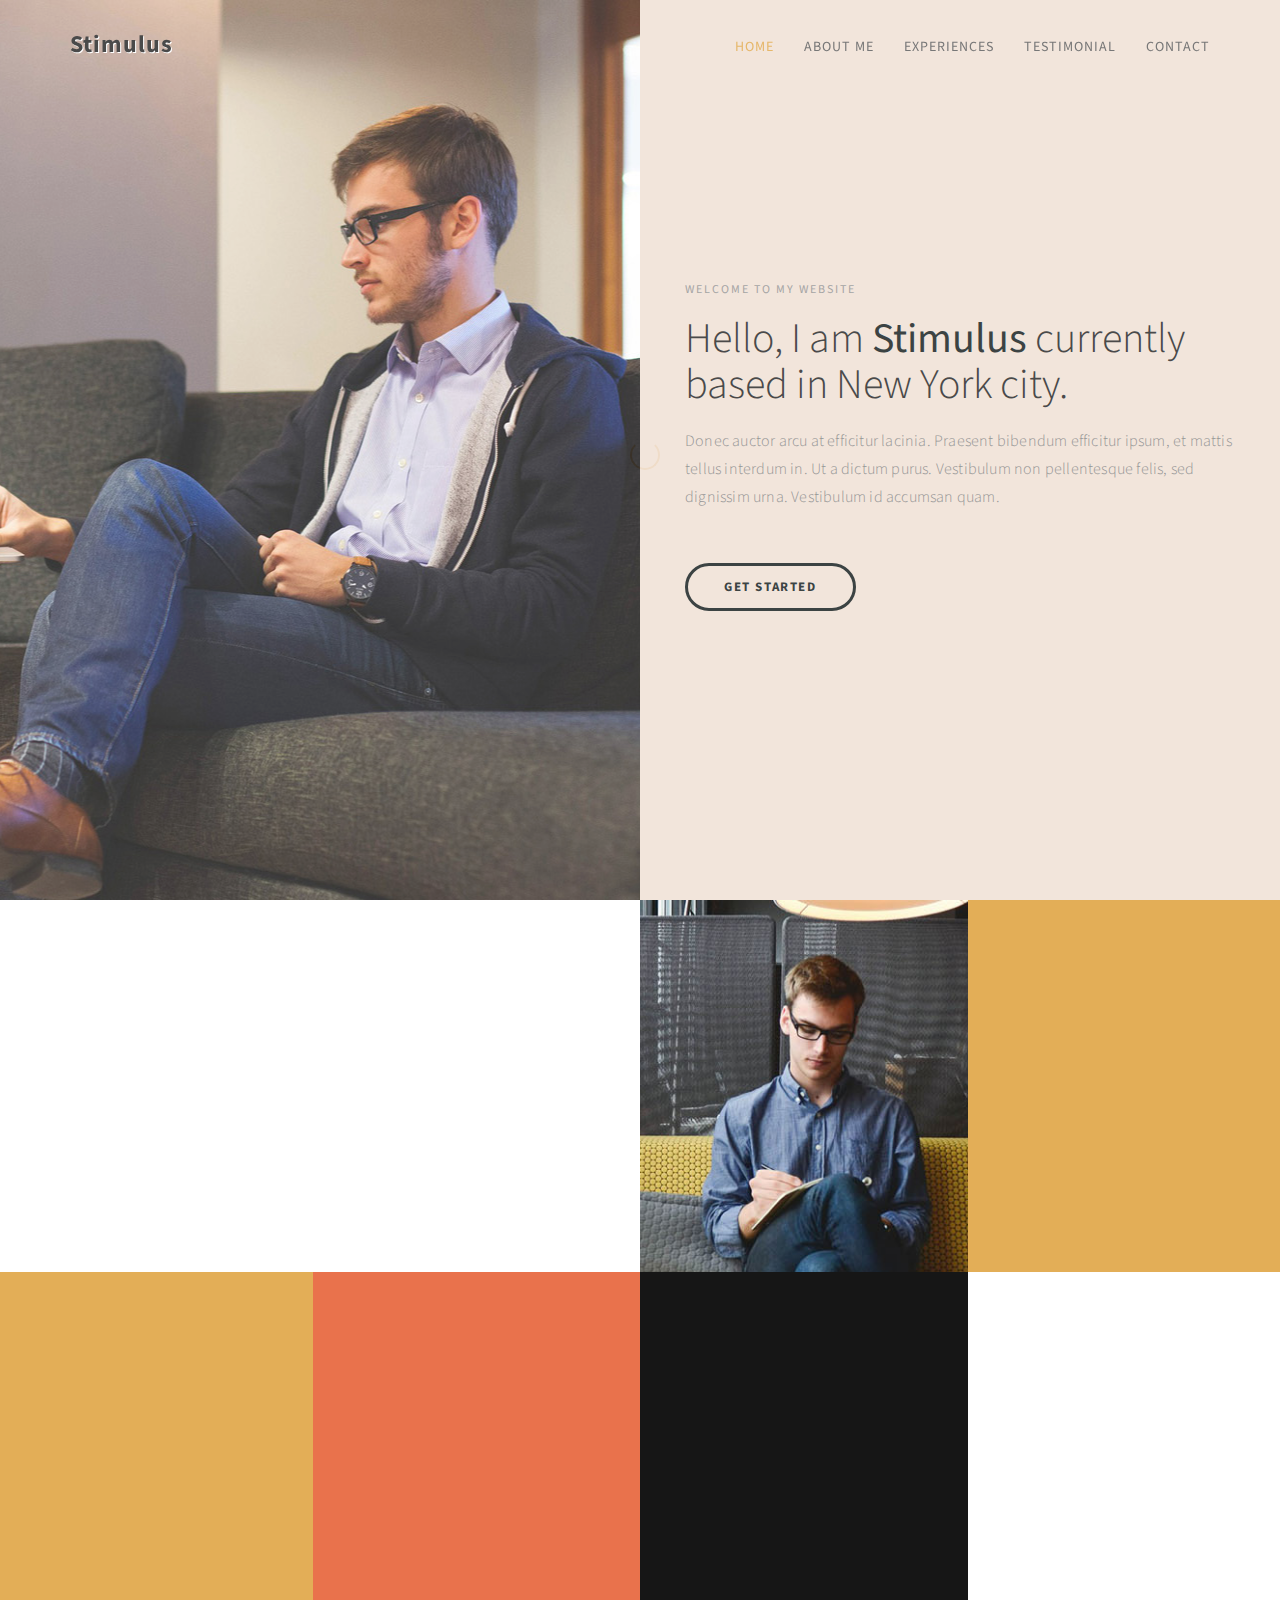
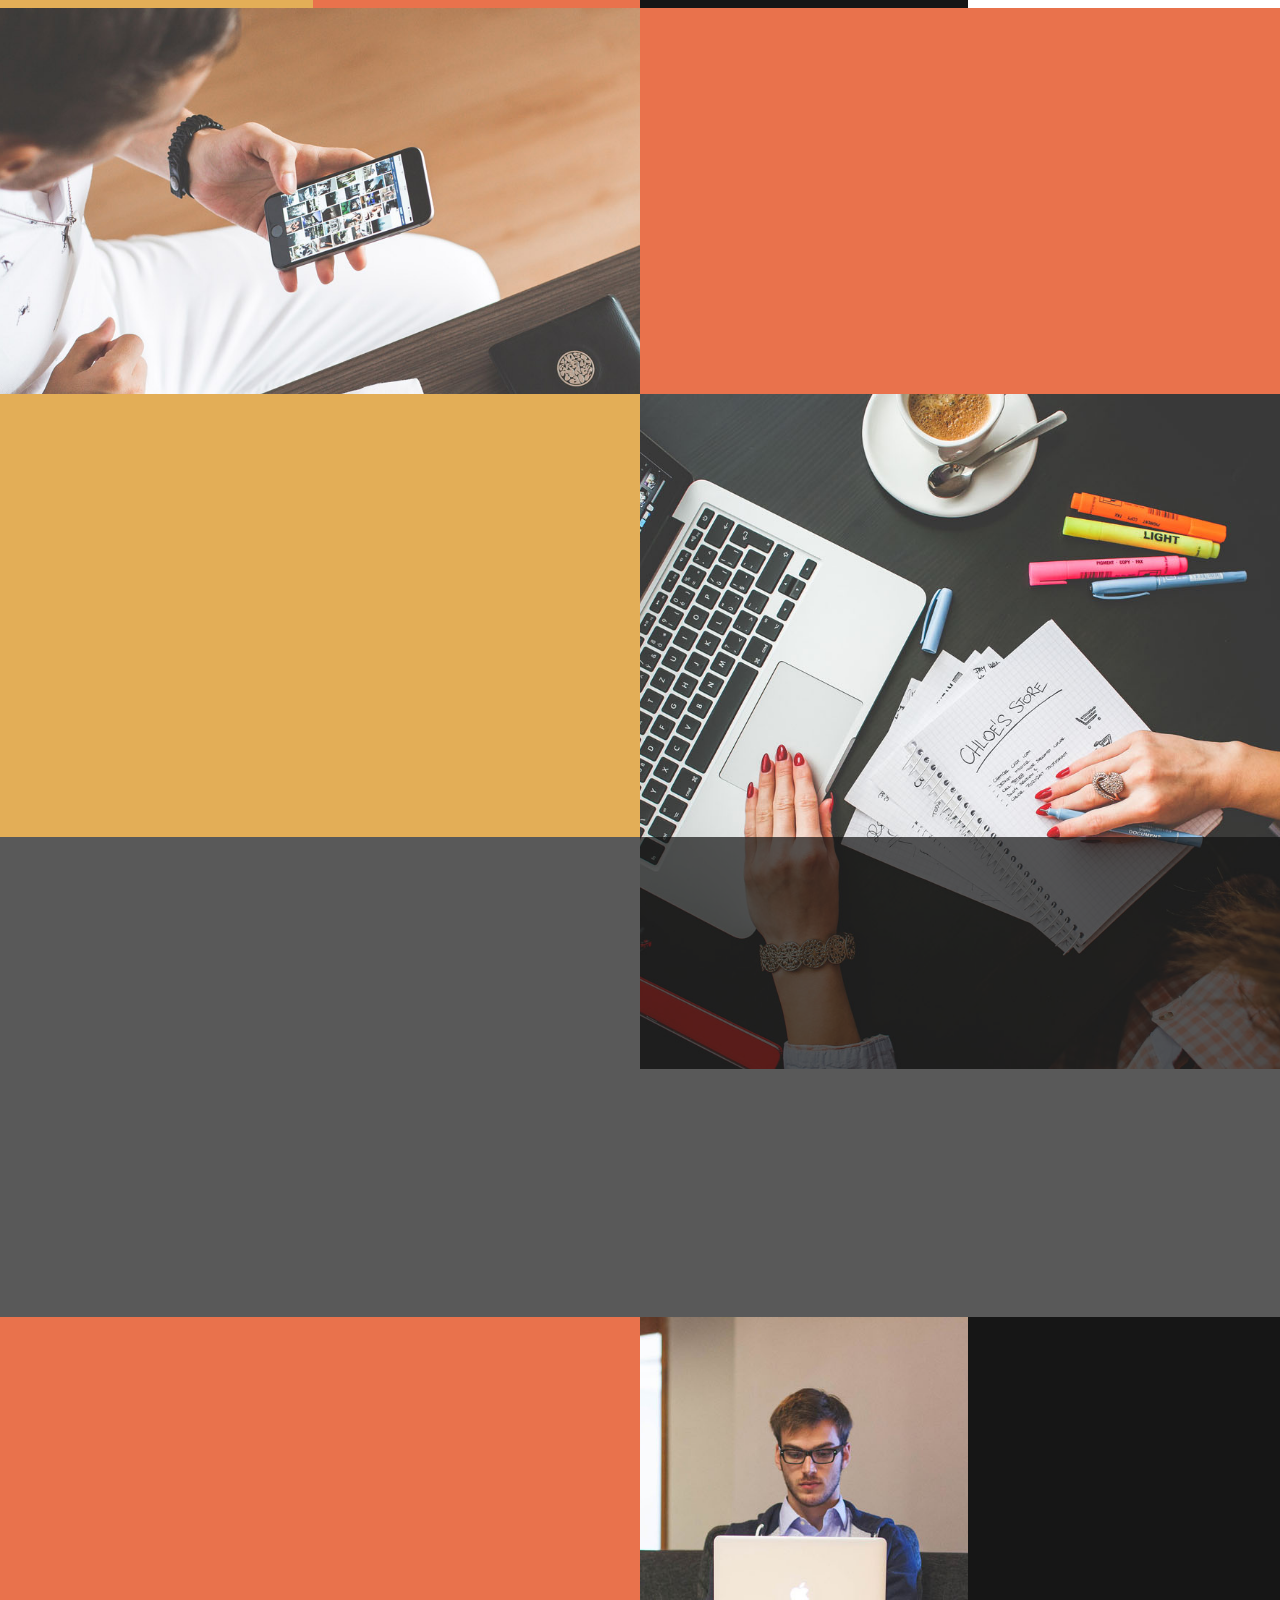
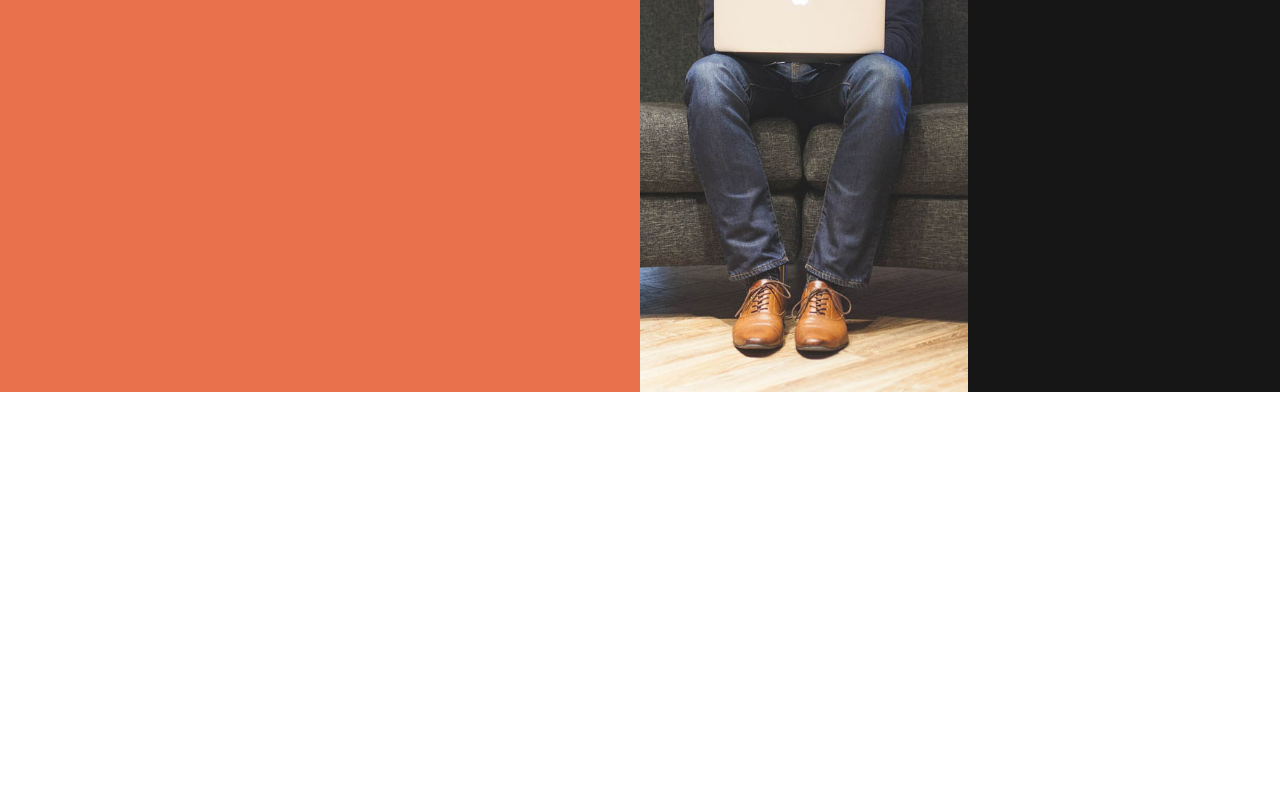
<file: assets/assignments/html/demo/assignment-2/index.html>
<!DOCTYPE html>
<html lang="en">
<head>

<meta charset="UTF-8">
<meta http-equiv="X-UA-Compatible" content="IE=Edge">
<meta name="description" content="">
<meta name="keywords" content="">
<meta name="author" content="templatemo">
<meta name="viewport" content="width=device-width, initial-scale=1, maximum-scale=1">

<title>Stimulus HTML CSS Template</title>
<!--
Stimulus Template
http://www.templatemo.com/tm-498-stimulus
-->
<link rel="stylesheet" href="css/bootstrap.min.css">
<link rel="stylesheet" href="css/animate.css">
<link rel="stylesheet" href="css/font-awesome.min.css">
<link rel="stylesheet" href="css/templatemo-style.css">

<link href="https://fonts.googleapis.com/css?family=Source+Sans+Pro:300,400,700" rel="stylesheet">

</head>
<body data-spy="scroll" data-target=".navbar-collapse" data-offset="50">


<!-- PRE LOADER -->

<div class="preloader">
     <div class="spinner">
          <span class="spinner-rotate"></span>
     </div>
</div>


<!-- Navigation Section -->

<div class="navbar navbar-fixed-top custom-navbar" role="navigation">
     <div class="container">

          <!-- navbar header -->
          <div class="navbar-header">
               <button class="navbar-toggle" data-toggle="collapse" data-target=".navbar-collapse">
                    <span class="icon icon-bar"></span>
                    <span class="icon icon-bar"></span>
                    <span class="icon icon-bar"></span>
               </button>
               <a href="#" class="navbar-brand">Stimulus</a>
          </div>

          <div class="collapse navbar-collapse">
               <ul class="nav navbar-nav navbar-right">
                    <li><a href="#home" class="smoothScroll">Home</a></li>
                    <li><a href="#about" class="smoothScroll">About Me</a></li>
                    <li><a href="#experience" class="smoothScroll">Experiences</a></li>
                    <li><a href="#quotes" class="smoothScroll">Testimonial</a></li>
                    <li><a href="#contact" class="smoothScroll">Contact</a></li>
               </ul>
          </div>

     </div>
</div>


<!-- Home Section -->

<section id="home" class="parallax-section">
     <div class="container">
          <div class="row">

               <div class="col-md-6 col-sm-6">
                    <div class="home-img"></div>
               </div>

               <div class="col-md-6 col-sm-6">
                    <div class="home-thumb">
                         <div class="section-title">
                              <h4 class="wow fadeInUp" data-wow-delay="0.3s">welcome to my website</h4>
                              <h1 class="wow fadeInUp" data-wow-delay="0.6s">Hello, I am <strong>Stimulus</strong> currently based in New York city.</h1>
                              <p class="wow fadeInUp" data-wow-delay="0.9s">Donec auctor arcu at efficitur lacinia. Praesent bibendum efficitur ipsum, et mattis tellus interdum in. Ut a dictum purus. Vestibulum non pellentesque felis, sed dignissim urna. Vestibulum id accumsan quam.</p>
                              
                              <a href="#about" class="wow fadeInUp smoothScroll section-btn btn btn-success" data-wow-delay="1.4s">Get Started</a>
                              
                         </div>
                    </div>
               </div>


          </div>
     </div>
</section>


<!-- About Section -->

<section id="about" class="parallax-section">
     <div class="container">
          <div class="row">

               <div class="col-md-6 col-sm-12">
                    <div class="about-thumb">
                         <div class="wow fadeInUp section-title" data-wow-delay="0.4s">
                              <h1>Donec auctor</h1>
                              <p class="color-yellow">Sed vulputate vitae diam quis bibendum</p>
                         </div>
                         <div class="wow fadeInUp" data-wow-delay="0.8s">
                              <p>Phasellus vulputate tellus nec tortor varius elementum. Curabitur at pulvinar ante. Duis dui urna, faucibus eget felis eu, iaculis congue sem. Mauris convallis eros massa.</p>
                              <p>Quisque viverra iaculis aliquam. Etiam volutpat, justo non aliquam bibendum, sem nibh mollis erat, quis porta odio odio at velit.</p>
                         </div>
                    </div>
               </div>

               <div class="col-md-3 col-sm-6">
                    <div class="background-image about-img"></div>
               </div>

               <div class="bg-yellow col-md-3 col-sm-6">
                    <div class="skill-thumb">
                         <div class="wow fadeInUp section-title color-white" data-wow-delay="1.2s">
                              <h1>My Skills</h1>
                              <p class="color-white">Photoshop . HTML CSS JS . Web Design</p>
                         </div>

                         <div class=" wow fadeInUp skills-thumb" data-wow-delay="1.6s">
                         <strong>Frontend Design</strong>
                              <span class="color-white pull-right">90%</span>
                                   <div class="progress">
                                        <div class="progress-bar progress-bar-primary" role="progressbar" aria-valuenow="90" aria-valuemin="0" aria-valuemax="100" style="width: 90%;"></div>
                                   </div>

                         <strong>Backend processing</strong>
                              <span class="color-white pull-right">70%</span>
                                   <div class="progress">
                                        <div class="progress-bar progress-bar-primary" role="progressbar" aria-valuenow="70" aria-valuemin="0" aria-valuemax="100" style="width: 70%;"></div>
                                   </div>

                         <strong>HTML5 & CSS3</strong>
                              <span class="color-white pull-right">80%</span>
                                   <div class="progress">
                                        <div class="progress-bar progress-bar-primary" role="progressbar" aria-valuenow="80" aria-valuemin="0" aria-valuemax="100" style="width: 80%;"></div>
                                   </div>
                         </div>

                    </div>
               </div>

          </div>
     </div>
</section>


<!-- Service Section -->

<section id="service" class="parallax-section">
     <div class="container">
          <div class="row">

               <div class="bg-yellow col-md-3 col-sm-6">
                    <div class="wow fadeInUp color-white service-thumb" data-wow-delay="0.8s">
                         <i class="fa fa-desktop"></i>
                              <h3>Interface Design</h3>
                              <p class="color-white">Phasellus vulputate tellus nec tortor varius elementum. Curabitur at pulvinar ante.</p>
                    </div>
               </div>

               <div class="col-md-3 col-sm-6">
                    <div class="wow fadeInUp color-white service-thumb" data-wow-delay="1.2s">
                         <i class="fa fa-paper-plane"></i>
                              <h3>Media Strategy</h3>
                              <p class="color-white">Curabitur at pulvinar ante. Duis dui urna, faucibus eget felis eu, iaculis congue sem.</p>
                    </div>
               </div>

               <div class="bg-dark col-md-3 col-sm-6">
                    <div class="wow fadeInUp color-white service-thumb" data-wow-delay="1.6s">
                         <i class="fa fa-table"></i>
                              <h3>Mobile App</h3>
                              <p class="color-white">Mauris convallis eros massa, vitae euismod arcu tempus ut. Quisque viverra iaculis.</p>
                    </div>
               </div>

               <div class="bg-white col-md-3 col-sm-6">
                    <div class="wow fadeInUp service-thumb" data-wow-delay="1.8s">
                         <i class="fa fa-html5"></i>
                              <h3>Coding</h3>
                              <p>Mauris convallis eros massa, vitae euismod arcu tempus ut. Quisque viverra iaculis.</p>
                    </div>
               </div>

          </div>
     </div>
</section>


<!-- Experience Section -->

<section id="experience" class="parallax-section">
     <div class="container">
          <div class="row">

               <div class="col-md-6 col-sm-6">
                    <div class="background-image experience-img"></div>
               </div>

               <div class="col-md-6 col-sm-6">
                    <div class="color-white experience-thumb">
                         <div class="wow fadeInUp section-title" data-wow-delay="0.8s">
                              <h1>My Experiences</h1>
                              <p class="color-white">Previous companies and my tasks</p>
                         </div>

                         <div class="wow fadeInUp color-white media" data-wow-delay="1.2s">
                              <div class="media-object media-left">
                                   <i class="fa fa-laptop"></i>
                              </div>
                              <div class="media-body">
                                   <h3 class="media-heading">Graphic Designer <small>2014 Jul - 2015 Sep</small></h3>
                                   <p class="color-white">Lorem ipsum dolor sit amet, consectetur adipisicing elit.</p>
                              </div>
                         </div>

                         <div class="wow fadeInUp color-white media" data-wow-delay="1.6s">
                              <div class="media-object media-left">
                                   <i class="fa fa-laptop"></i>
                              </div>
                              <div class="media-body">
                                   <h3 class="media-heading">Web Designer <small>2015 Oct - 2017 Jan</small></h3>
                                   <p class="color-white">Lorem ipsum dolor sit amet, consectetur adipisicing elit.</p>
                              </div>
                         </div>

                    </div>
               </div>

          </div>
     </div>
</section>


<!-- Education Section -->

<section id="education" class="parallax-section">
     <div class="container">
          <div class="row">

               <div class="col-md-6 col-sm-6">
                    <div class="color-white education-thumb">
                         <div class="wow fadeInUp section-title" data-wow-delay="0.8s">
                              <h1>My Education</h1>
                              <p class="color-white">In cursus orci non ipsum gravida dignissim</p>
                         </div>

                         <div class="wow fadeInUp color-white media" data-wow-delay="1.2s">
                              <div class="media-object media-left">
                                   <i class="fa fa-laptop"></i>
                              </div>
                              <div class="media-body">
                                   <h3 class="media-heading">Master in Design <small>2012 Jan - 2014 May</small></h3>
                                   <p class="color-white">Etiam iaculis elit in mauris ullamcorper auctor. Proin a sapien id orci ullamcorper dignissim eu in neque. </p>
                              </div>
                         </div>

                         <div class="wow fadeInUp color-white media" data-wow-delay="1.6s">
                              <div class="media-object media-left">
                                   <i class="fa fa-laptop"></i>
                              </div>
                              <div class="media-body">
                                   <h3 class="media-heading">Bachelor of Arts <small>2008 May - 2011 Dec</small></h3>
                                   <p class="color-white">Orci varius natoque penatibus et magnis dis parturient montes, nascetur ridiculus mus.</p>
                              </div>
                         </div>

                    </div>
               </div>

               <div class="col-md-6 col-sm-6">
                    <div class="background-image education-img"></div>
               </div>

          </div>
     </div>
</section>


<!-- Quotes Section -->

<section id="quotes" class="parallax-section">
     <div class="overlay"></div>
     <div class="container">
          <div class="row">

               <div class="col-md-offset-1 col-md-10 col-sm-12">
                    <i class="wow fadeInUp fa fa-star" data-wow-delay="0.6s"></i>
                    <h2 class="wow fadeInUp" data-wow-delay="0.8s">Proin lobortis eu diam et facilisis. Fusce nisi nibh, molestie in vestibulum quis, auctor et orci.</h2>
                    <p class="wow fadeInUp" data-wow-delay="1s">Curabitur at pulvinar ante. Duis dui urna, faucibus eget felis eu, iaculis congue sem.</p>
               </div>

          </div>
     </div>
</section>


<!-- Contact Section -->

<section id="contact" class="parallax-section">
     <div class="container">
          <div class="row">

               <div class="col-md-6 col-sm-12">
                    <div class="contact-form">
                         <div class="wow fadeInUp section-title" data-wow-delay="0.2s">
                              <h1 class="color-white">Say hello..</h1>
                              <p class="color-white">Integer ut consectetur est. In cursus orci non ipsum gravida dignissim.</p>
                         </div>

                         <div id="contact-form">
                              <form action="#template-mo" method="post">
                                   <div class="wow fadeInUp" data-wow-delay="1s">
                                        <input name="fullname" type="text" class="form-control" id="fullname" placeholder="Your Name">
                                   </div>
                                   <div class="wow fadeInUp" data-wow-delay="1.2s">
                                        <input name="email" type="email" class="form-control" id="email" placeholder="Your Email">
                                   </div>
                                   <div class="wow fadeInUp" data-wow-delay="1.4s">
                                        <textarea name="message" rows="5" class="form-control" id="message" placeholder="Write your message..."></textarea>
                                   </div>
                                   <div class="wow fadeInUp col-md-6 col-sm-8" data-wow-delay="1.6s">
                                        <input name="submit" type="submit" class="form-control" id="submit" value="Send">
                                   </div>
                              </form>
                         </div>

                    </div>
               </div>

               <div class="col-md-3 col-sm-6">
                    <div class="background-image contact-img"></div>
               </div>

               <div class="bg-dark col-md-3 col-sm-6">
                    <div class="contact-thumb">
                         <div class="wow fadeInUp contact-info" data-wow-delay="0.6s">
                              <h3 class="color-white">Visit my office</h3>
                              <p>456 New Street 22000, New York City, USA</p>
                         </div>

                         <div class="wow fadeInUp contact-info" data-wow-delay="0.8s">
                              <h3 class="color-white">Contact.</h3>
                              <p><i class="fa fa-phone"></i> 01-0110-0220</p>
                              <p><i class="fa fa-envelope-o"></i> <a href="mailto:hello@company.co">hello@company.co</a></p>
                              <p><i class="fa fa-globe"></i> <a href="#">company.co</a></p>
                         </div>

                    </div>
               </div>

          </div>
     </div>
</section>


<!-- Footer Section -->

<footer>
	<div class="container">
		<div class="row">

               <div class="col-md-12 col-sm-12">
                    <div class="wow fadeInUp footer-copyright" data-wow-delay="1.8s">
                         <p>Copyright &copy; 2016 Your Company
                    
                    | Design: <a href="http://www.google.com/+templatemo" target="_parent">templatemo</a></p>
                    </div>
				<ul class="wow fadeInUp social-icon" data-wow-delay="2s">
                         <li><a href="#" class="fa fa-facebook"></a></li>
                         <li><a href="#" class="fa fa-twitter"></a></li>
                         <li><a href="#" class="fa fa-google-plus"></a></li>
                         <li><a href="#" class="fa fa-dribbble"></a></li>
                         <li><a href="#" class="fa fa-linkedin"></a></li>
                    </ul>
               </div>
			
		</div>
	</div>
</footer>

<!-- SCRIPTS -->

<script src="js/jquery.js"></script>
<script src="js/bootstrap.min.js"></script>
<script src="js/jquery.parallax.js"></script>
<script src="js/smoothscroll.js"></script>
<script src="js/wow.min.js"></script>
<script src="js/custom.js"></script>

</body>
</html>
</file>
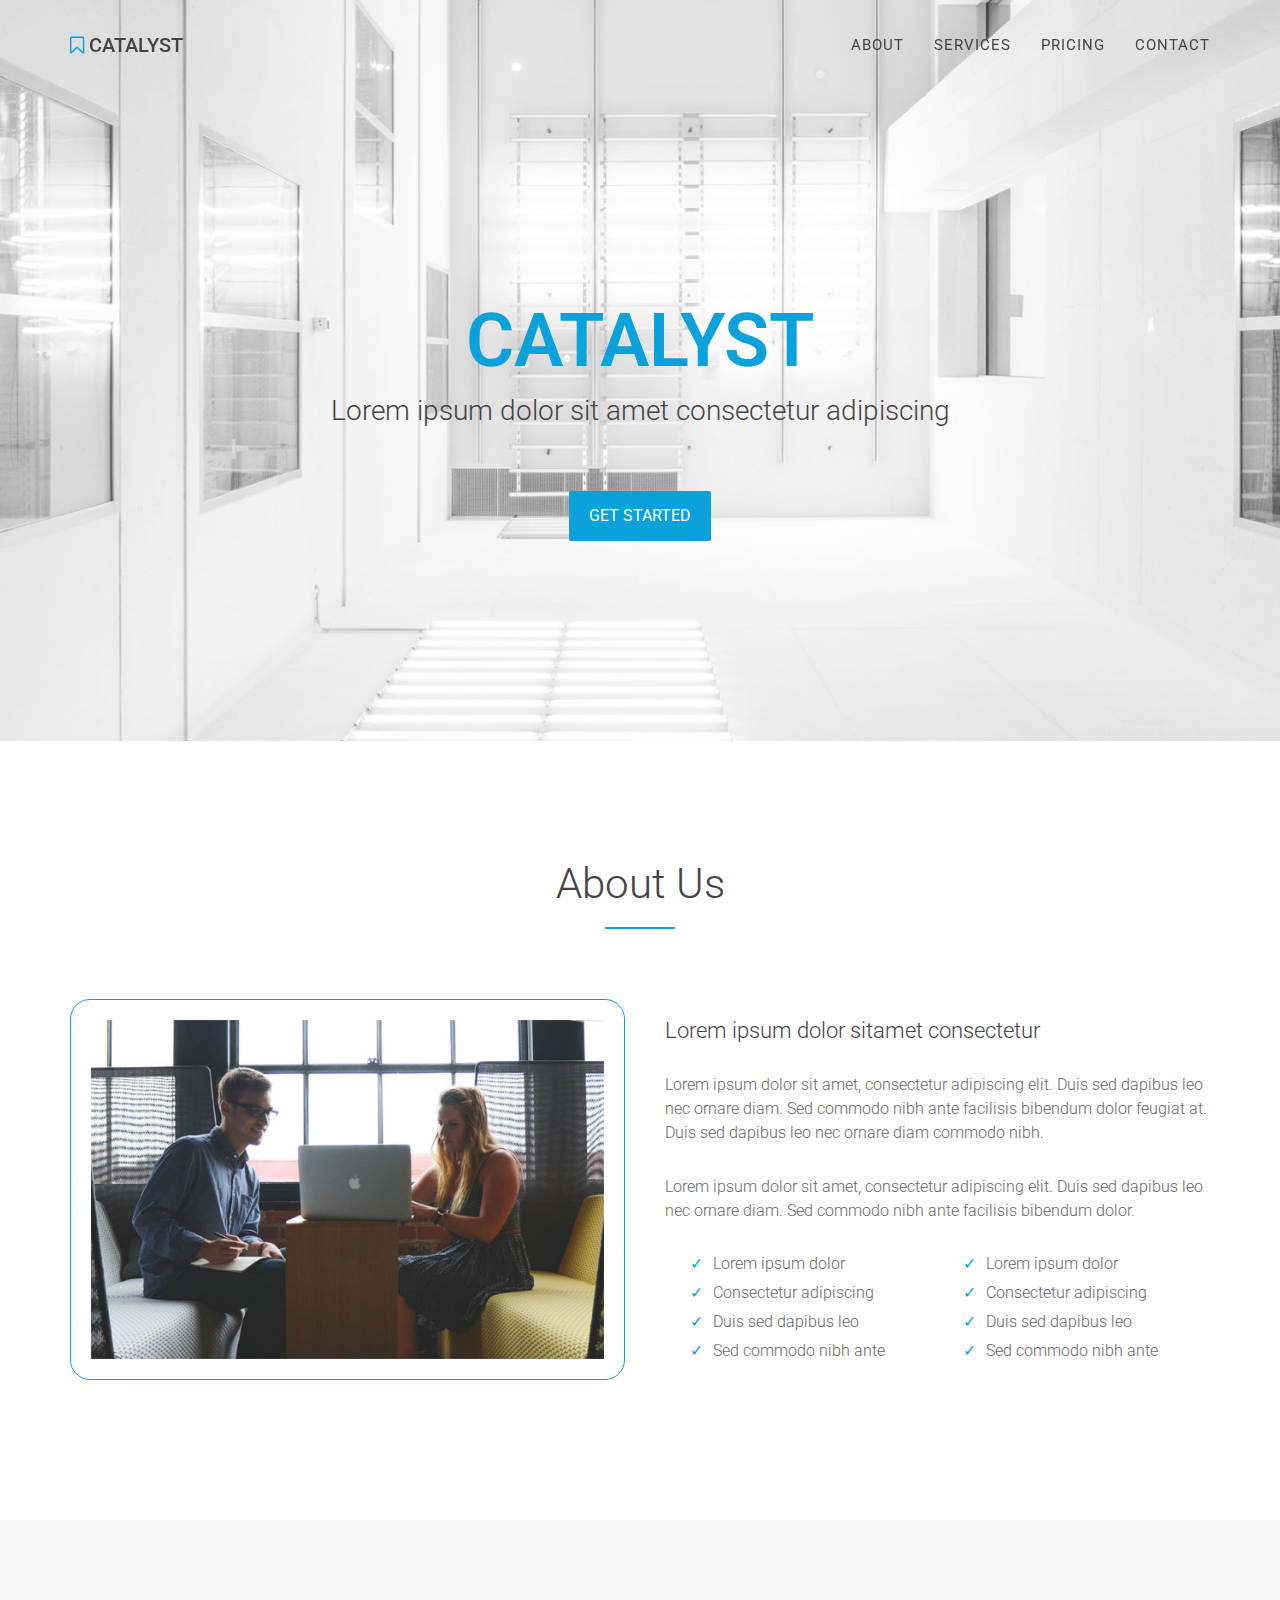
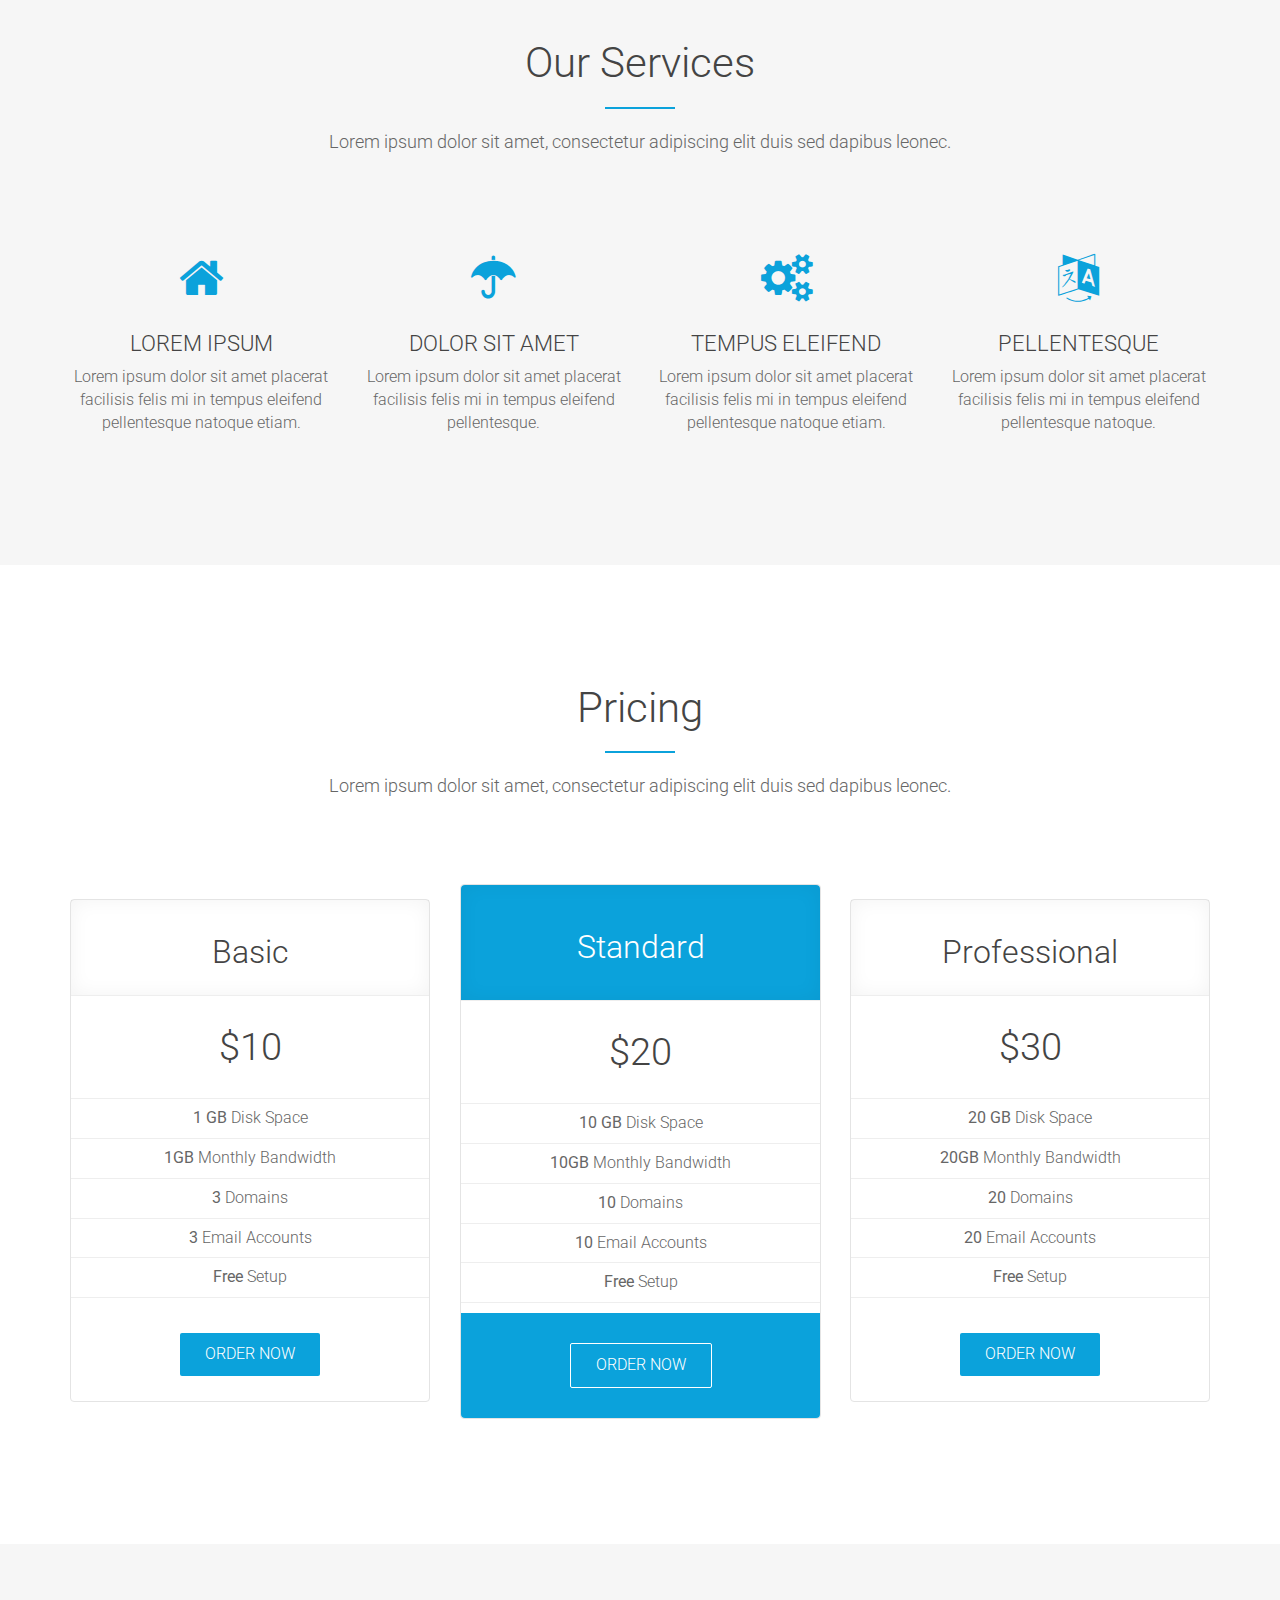
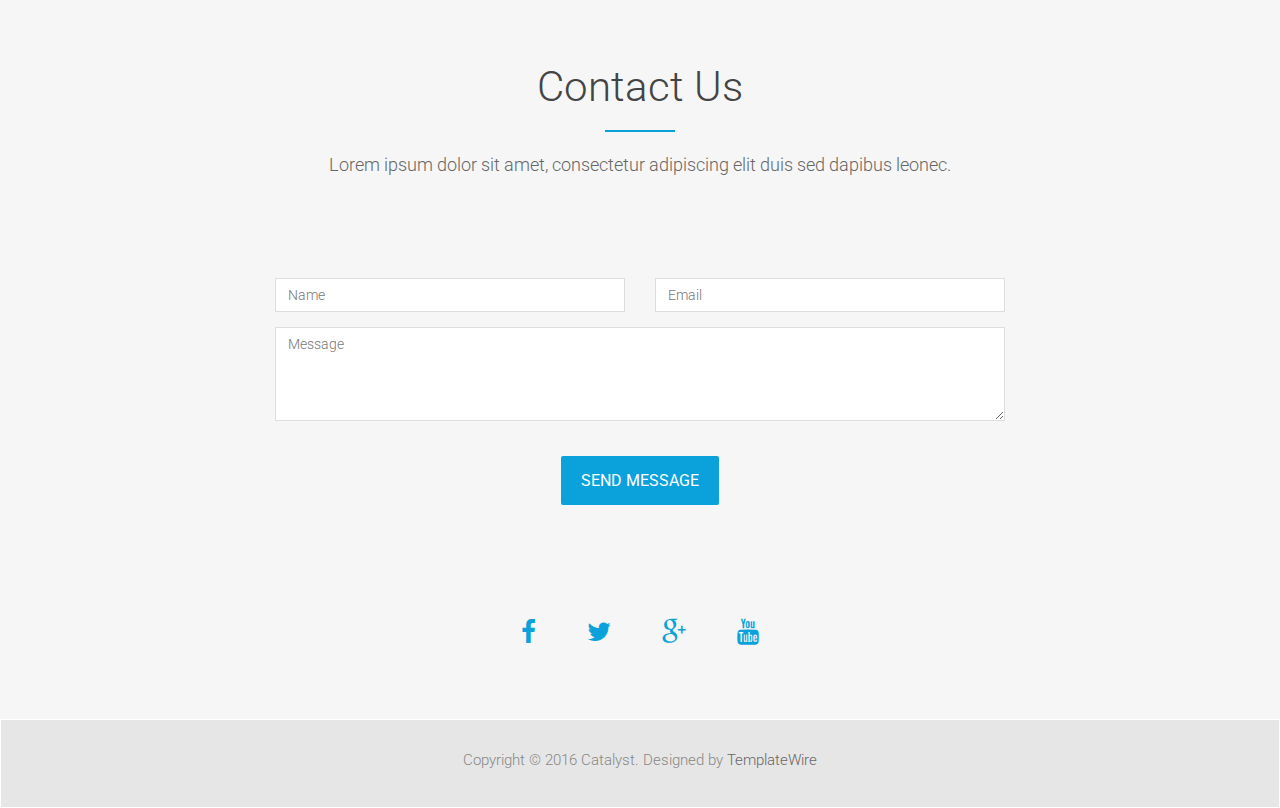
<file: assets/assignments/html/demo/assignment-3/index.html>
<!DOCTYPE html>
<html lang="en">
<head>
<meta charset="utf-8">
<meta name="viewport" content="width=device-width, initial-scale=1">
<title>Catalyst</title>
<meta name="description" content="">
<meta name="author" content="">

<!-- Favicons
    ================================================== -->
<link rel="shortcut icon" href="img/favicon.ico" type="image/x-icon">
<link rel="apple-touch-icon" href="img/apple-touch-icon.png">
<link rel="apple-touch-icon" sizes="72x72" href="img/apple-touch-icon-72x72.png">
<link rel="apple-touch-icon" sizes="114x114" href="img/apple-touch-icon-114x114.png">

<!-- Bootstrap -->
<link rel="stylesheet" type="text/css"  href="css/bootstrap.css">
<link rel="stylesheet" type="text/css" href="fonts/font-awesome/css/font-awesome.css">

<!-- Stylesheet
    ================================================== -->
<link rel="stylesheet" type="text/css"  href="css/style.css">
<link href="https://fonts.googleapis.com/css?family=Roboto:300,400,500,700,900" rel="stylesheet">

<!-- HTML5 shim and Respond.js for IE8 support of HTML5 elements and media queries -->
<!-- WARNING: Respond.js doesn't work if you view the page via file:// -->
<!--[if lt IE 9]>
      <script src="https://oss.maxcdn.com/html5shiv/3.7.2/html5shiv.min.js"></script>
      <script src="https://oss.maxcdn.com/respond/1.4.2/respond.min.js"></script>
    <![endif]-->
</head>
<body id="page-top" data-spy="scroll" data-target=".navbar-fixed-top">
<!-- Navigation
    ==========================================-->
<nav id="menu" class="navbar navbar-default navbar-fixed-top">
  <div class="container"> 
    <!-- Brand and toggle get grouped for better mobile display -->
    <div class="navbar-header">
      <button type="button" class="navbar-toggle collapsed" data-toggle="collapse" data-target="#bs-example-navbar-collapse-1"> <span class="sr-only">Toggle navigation</span> <span class="icon-bar"></span> <span class="icon-bar"></span> <span class="icon-bar"></span> </button>
      <a class="navbar-brand page-scroll" href="#page-top"><i class="fa fa-bookmark-o"></i> Catalyst</a> </div>
    
    <!-- Collect the nav links, forms, and other content for toggling -->
    <div class="collapse navbar-collapse" id="bs-example-navbar-collapse-1">
      <ul class="nav navbar-nav navbar-right">
        <li><a href="#about" class="page-scroll">About</a></li>
        <li><a href="#services" class="page-scroll">Services</a></li>
        <li><a href="#pricing" class="page-scroll">Pricing</a></li>
        <li><a href="#contact" class="page-scroll">Contact</a></li>
      </ul>
    </div>
    <!-- /.navbar-collapse --> 
  </div>
  <!-- /.container-fluid --> 
</nav>
<!-- Header -->
<header id="header">
  <div class="intro">
    <div class="overlay">
      <div class="container">
        <div class="row">
          <div class="intro-text">
            <h1>Catalyst</h1>
            <p>Lorem ipsum dolor sit amet consectetur adipiscing</p>
            <a href="#about" class="btn btn-custom btn-lg page-scroll">Get Started</a> </div>
        </div>
      </div>
    </div>
  </div>
</header>
<!-- About Section -->
<div id="about">
  <div class="container">
    <div class="section-title text-center center">
      <h2>About Us</h2>
      <hr>
    </div>
    <div class="row">
      <div class="col-xs-12 col-md-6"> <img src="img/about.jpg" class="img-responsive thumbnail" alt=""> </div>
      <div class="col-xs-12 col-md-6">
        <div class="about-text">
          <h3>Lorem ipsum dolor sitamet consectetur</h3>
          <p>Lorem ipsum dolor sit amet, consectetur adipiscing elit. Duis sed dapibus leo nec ornare diam. Sed commodo nibh ante facilisis bibendum dolor feugiat at. Duis sed dapibus leo nec ornare diam commodo nibh.</p>
          <p>Lorem ipsum dolor sit amet, consectetur adipiscing elit. Duis sed dapibus leo nec ornare diam. Sed commodo nibh ante facilisis bibendum dolor.</p>
          <div class="list-style">
            <div class="col-lg-6 col-sm-6 col-xs-12">
              <ul>
                <li>Lorem ipsum dolor</li>
                <li>Consectetur adipiscing</li>
                <li>Duis sed dapibus leo</li>
                <li>Sed commodo nibh ante</li>
              </ul>
            </div>
            <div class="col-lg-6 col-sm-6 col-xs-12">
              <ul>
                <li>Lorem ipsum dolor</li>
                <li>Consectetur adipiscing</li>
                <li>Duis sed dapibus leo</li>
                <li>Sed commodo nibh ante</li>
              </ul>
            </div>
          </div>
        </div>
      </div>
    </div>
  </div>
</div>
<!-- Services Section -->
<div id="services" class="text-center">
  <div class="container">
    <div class="col-md-10 col-md-offset-1 section-title">
      <h2>Our Services</h2>
      <hr>
      <p>Lorem ipsum dolor sit amet, consectetur adipiscing elit duis sed dapibus leonec.</p>
    </div>
    <div class="row">
      <div class="col-xs-6 col-md-3"> <i class="fa fa-home"></i>
        <h4>Lorem ipsum</h4>
        <p>Lorem ipsum dolor sit amet placerat facilisis felis mi in tempus eleifend pellentesque natoque etiam.</p>
      </div>
      <div class="col-xs-6 col-md-3"> <i class="fa fa-umbrella"></i>
        <h4>Dolor sit amet</h4>
        <p>Lorem ipsum dolor sit amet placerat facilisis felis mi in tempus eleifend pellentesque.</p>
      </div>
      <div class="col-xs-6 col-md-3"> <i class="fa fa-gears"></i>
        <h4>Tempus eleifend</h4>
        <p>Lorem ipsum dolor sit amet placerat facilisis felis mi in tempus eleifend pellentesque natoque etiam.</p>
      </div>
      <div class="col-xs-6 col-md-3"> <i class="fa fa-language"></i>
        <h4>Pellentesque</h4>
        <p>Lorem ipsum dolor sit amet placerat facilisis felis mi in tempus eleifend pellentesque natoque.</p>
      </div>
    </div>
  </div>
</div>

<!-- Pricing Section -->
<div id="pricing" class="text-center">
  <div class="container">
    <div class="section-title center">
      <h2>Pricing</h2>
      <hr>
      <p>Lorem ipsum dolor sit amet, consectetur adipiscing elit duis sed dapibus leonec.</p>
    </div>
    <div class="row">
      <div class="col-md-4 col-sm-4">
        <div class="pricing-table">
          <div class="plan-name">
            <h3>Basic</h3>
          </div>
          <div class="plan-price">
            <div class="price-value">$10</div>
          </div>
          <div class="plan-list">
            <ul>
              <li><strong>1 GB</strong> Disk Space</li>
              <li><strong>1GB</strong> Monthly Bandwidth</li>
              <li><strong>3</strong> Domains</li>
              <li><strong>3</strong> Email Accounts</li>
              <li><strong>Free</strong> Setup</li>
            </ul>
          </div>
          <div class="plan-signup"> <a href="#" class="btn-system">Order Now</a> </div>
        </div>
      </div>
      <div class="col-md-4 col-sm-4">
        <div class="pricing-table highlight-plan">
          <div class="plan-name">
            <h3>Standard</h3>
          </div>
          <div class="plan-price">
            <div class="price-value">$20</div>
          </div>
          <div class="plan-list">
            <ul>
              <li><strong>10 GB</strong> Disk Space</li>
              <li><strong>10GB</strong> Monthly Bandwidth</li>
              <li><strong>10</strong> Domains</li>
              <li><strong>10</strong> Email Accounts</li>
              <li><strong>Free</strong> Setup</li>
            </ul>
          </div>
          <div class="plan-signup"> <a href="#" class="btn-system border-btn">Order Now</a> </div>
        </div>
      </div>
      <div class="col-md-4 col-sm-4">
        <div class="pricing-table">
          <div class="plan-name">
            <h3>Professional</h3>
          </div>
          <div class="plan-price">
            <div class="price-value">$30</div>
          </div>
          <div class="plan-list">
            <ul>
              <li><strong>20 GB</strong> Disk Space</li>
              <li><strong>20GB</strong> Monthly Bandwidth</li>
              <li><strong>20</strong> Domains</li>
              <li><strong>20</strong> Email Accounts</li>
              <li><strong>Free</strong> Setup</li>
            </ul>
          </div>
          <div class="plan-signup"> <a href="#" class="btn-system">Order Now</a> </div>
        </div>
      </div>
    </div>
  </div>
</div>
<!-- Contact Section -->
<div id="contact" class="text-center">
  <div class="container">
    <div class="section-title center">
      <h2>Contact Us</h2>
      <hr>
      <p>Lorem ipsum dolor sit amet, consectetur adipiscing elit duis sed dapibus leonec.</p>
    </div>
    <div class="col-md-8 col-md-offset-2">
      <form name="sentMessage" id="contactForm" novalidate>
        <div class="row">
          <div class="col-md-6">
            <div class="form-group">
              <input type="text" id="name" class="form-control" placeholder="Name" required="required">
              <p class="help-block text-danger"></p>
            </div>
          </div>
          <div class="col-md-6">
            <div class="form-group">
              <input type="email" id="email" class="form-control" placeholder="Email" required="required">
              <p class="help-block text-danger"></p>
            </div>
          </div>
        </div>
        <div class="form-group">
          <textarea name="message" id="message" class="form-control" rows="4" placeholder="Message" required></textarea>
          <p class="help-block text-danger"></p>
        </div>
        <div id="success"></div>
        <button type="submit" class="btn btn-custom btn-lg">Send Message</button>
      </form>
      <div class="social">
        <ul>
          <li><a href="#"><i class="fa fa-facebook"></i></a></li>
          <li><a href="#"><i class="fa fa-twitter"></i></a></li>
          <li><a href="#"><i class="fa fa-google-plus"></i></a></li>
          <li><a href="#"><i class="fa fa-youtube"></i></a></li>
        </ul>
      </div>
    </div>
  </div>
</div>
<div id="footer">
  <div class="container text-center">
    <div class="fnav">
      <p>Copyright &copy; 2016 Catalyst. Designed by <a href="http://www.templatewire.com" rel="nofollow">TemplateWire</a></p>
    </div>
  </div>
</div>
<script type="text/javascript" src="js/jquery.1.11.1.js"></script> 
<script type="text/javascript" src="js/bootstrap.js"></script> 
<script type="text/javascript" src="js/SmoothScroll.js"></script> 
<script type="text/javascript" src="js/jqBootstrapValidation.js"></script> 
<script type="text/javascript" src="js/contact_me.js"></script> 
<script type="text/javascript" src="js/main.js"></script>
</body>
</html>
</file>
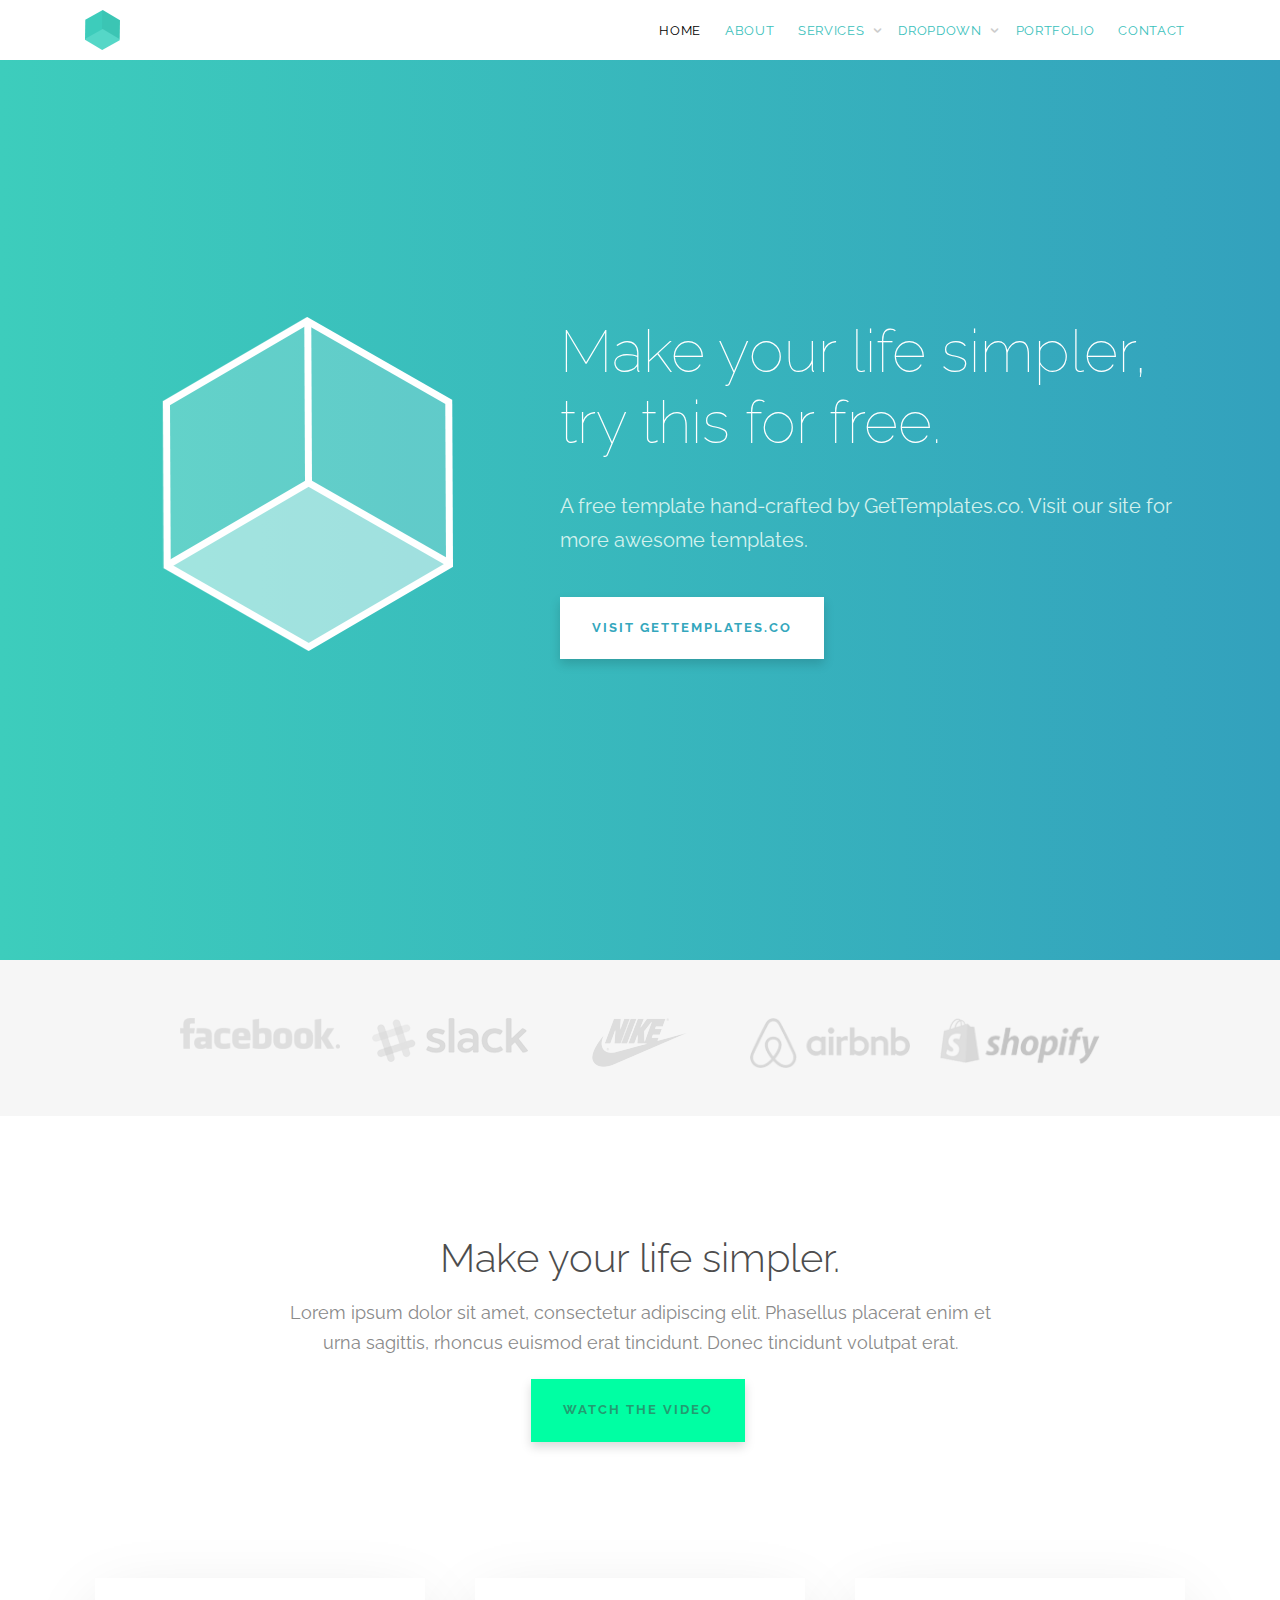
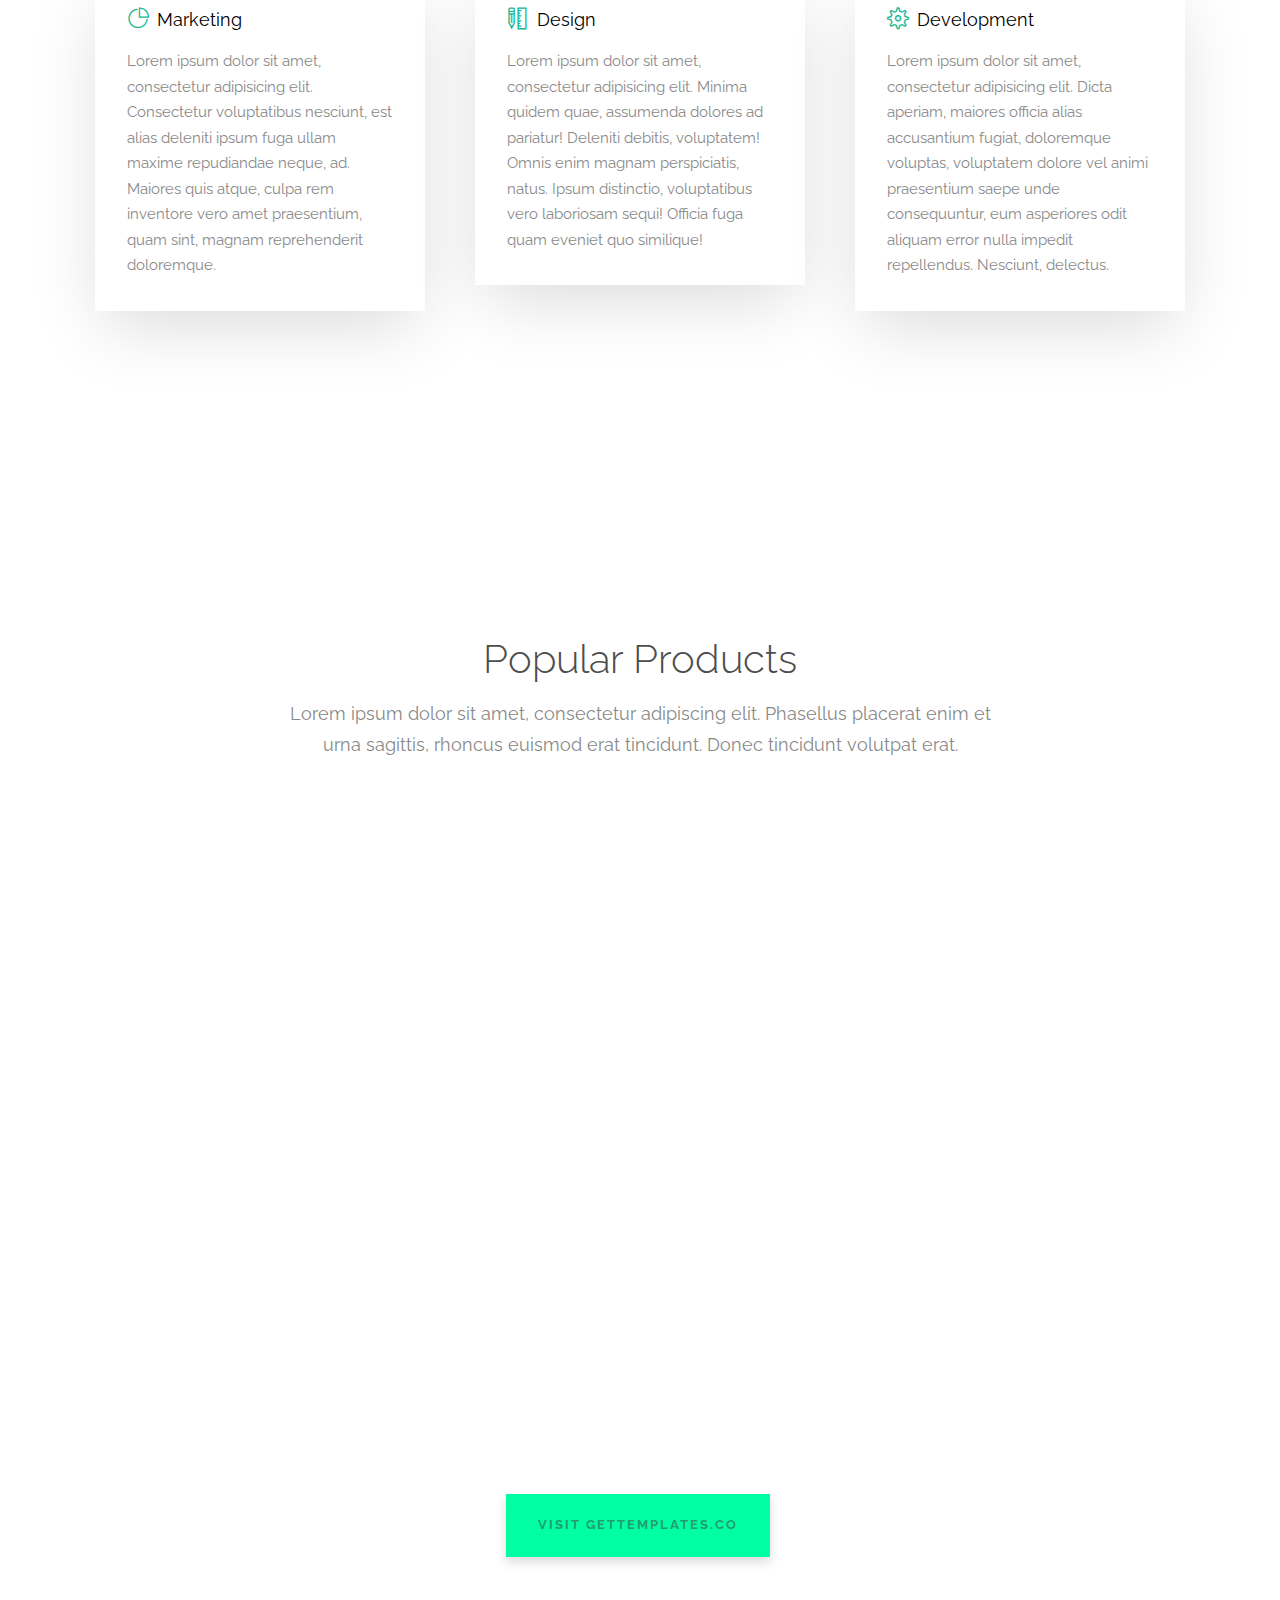
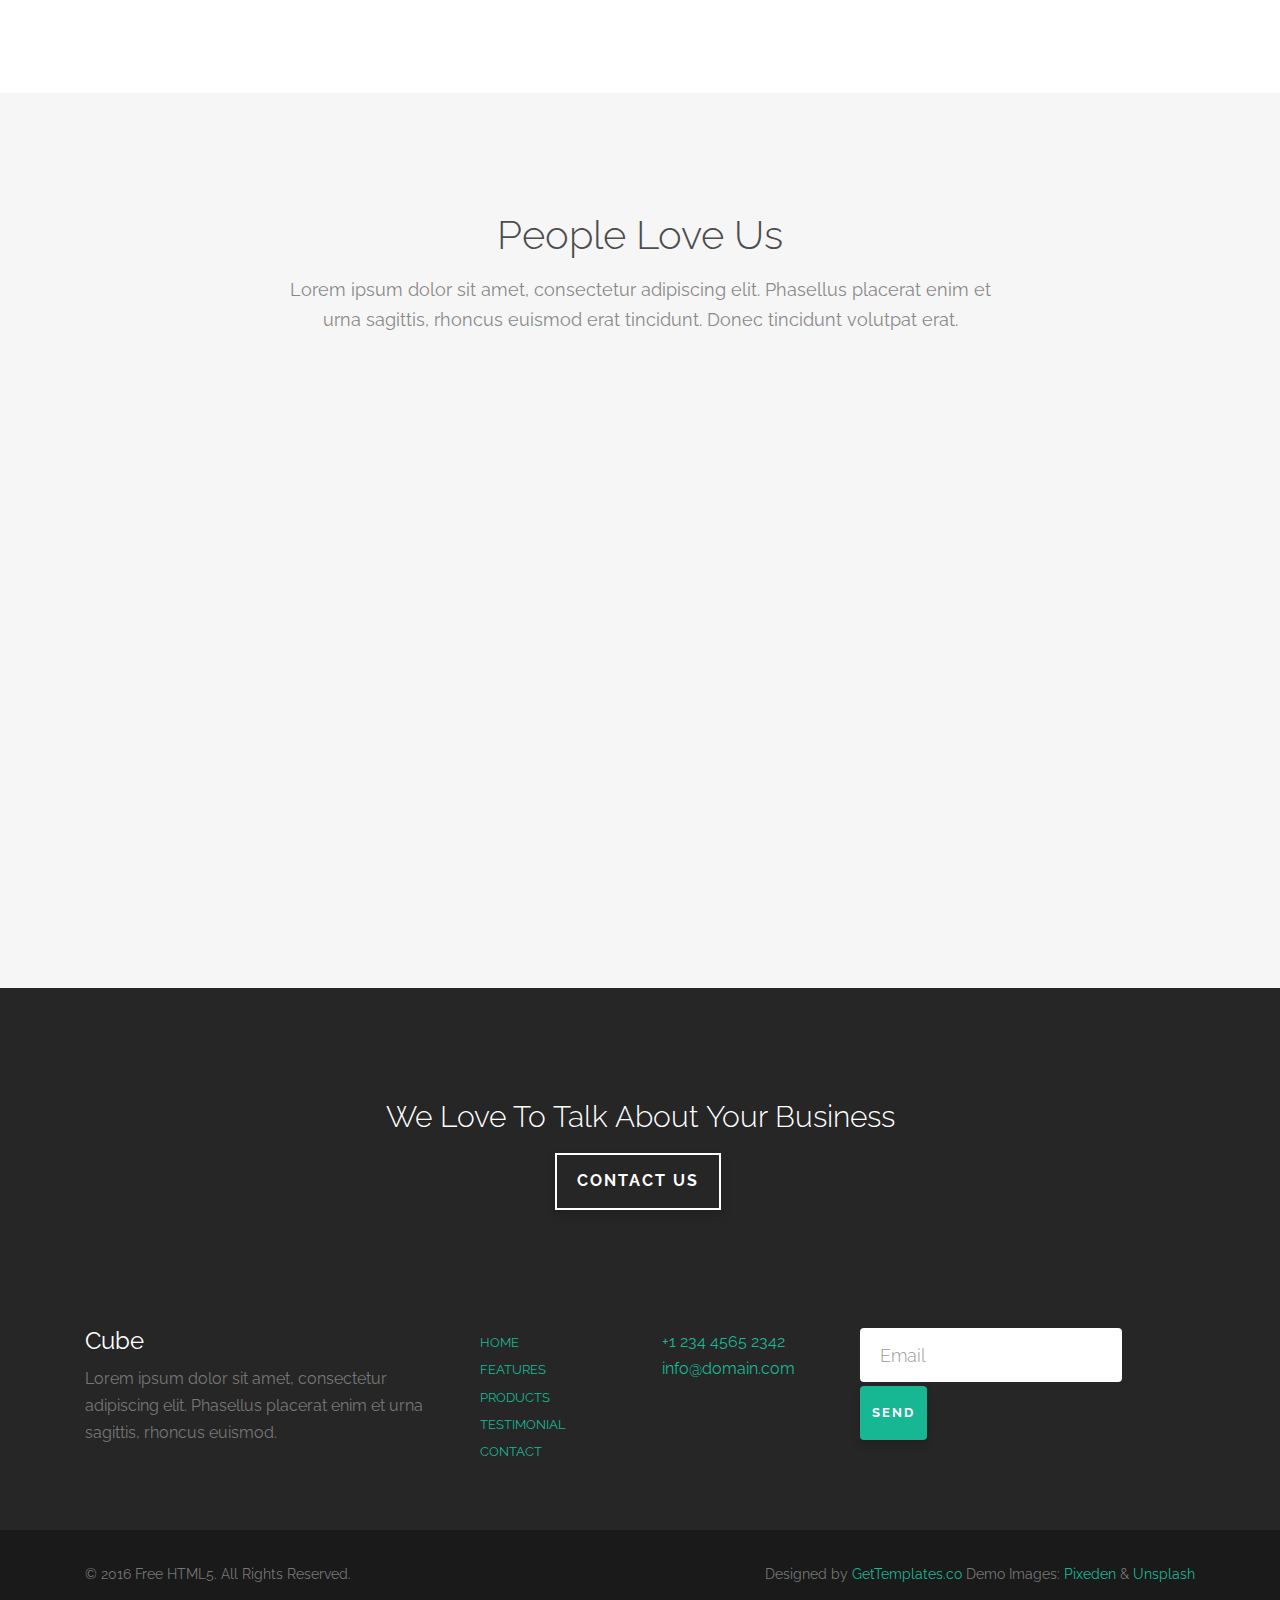
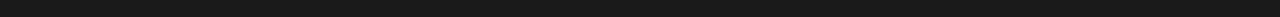
<file: assets/assignments/html/demo/assignment-4/index.html>
<!DOCTYPE HTML>
<!--
	Aesthetic by gettemplates.co
	Twitter: http://twitter.com/gettemplateco
	URL: http://gettemplates.co
-->
<html>
	<head>
	<meta charset="utf-8">
	<meta http-equiv="X-UA-Compatible" content="IE=edge">
	<title>Cube &mdash; Free Website Template, Free HTML5 Template by gettemplates.co</title>
	<meta name="viewport" content="width=device-width, initial-scale=1">
	<meta name="description" content="Free HTML5 Website Template by gettemplates.co" />
	<meta name="keywords" content="free website templates, free html5, free template, free bootstrap, free website template, html5, css3, mobile first, responsive" />
	<meta name="author" content="gettemplates.co" />

  	<!-- Facebook and Twitter integration -->
	<meta property="og:title" content=""/>
	<meta property="og:image" content=""/>
	<meta property="og:url" content=""/>
	<meta property="og:site_name" content=""/>
	<meta property="og:description" content=""/>
	<meta name="twitter:title" content="" />
	<meta name="twitter:image" content="" />
	<meta name="twitter:url" content="" />
	<meta name="twitter:card" content="" />

	<link href="https://fonts.googleapis.com/css?family=Raleway:100,300,400,700" rel="stylesheet">
	
	<!-- Animate.css -->
	<link rel="stylesheet" href="css/animate.css">
	<!-- Icomoon Icon Fonts-->
	<link rel="stylesheet" href="css/icomoon.css">
	<!-- Themify Icons-->
	<link rel="stylesheet" href="css/themify-icons.css">
	<!-- Bootstrap  -->
	<link rel="stylesheet" href="css/bootstrap.css">

	<!-- Magnific Popup -->
	<link rel="stylesheet" href="css/magnific-popup.css">

	<!-- Owl Carousel  -->
	<link rel="stylesheet" href="css/owl.carousel.min.css">
	<link rel="stylesheet" href="css/owl.theme.default.min.css">

	<!-- Theme style  -->
	<link rel="stylesheet" href="css/style.css">

	<!-- Modernizr JS -->
	<script src="js/modernizr-2.6.2.min.js"></script>
	<!-- FOR IE9 below -->
	<!--[if lt IE 9]>
	<script src="js/respond.min.js"></script>
	<![endif]-->

	</head>
	<body>
		
	<div class="gtco-loader"></div>
	
	<div id="page">

		<nav class="gtco-nav" role="navigation">
			<div class="gtco-container">
				
				<div class="row">
					<div class="col-sm-2 col-xs-12">
						<div id="gtco-logo"><a href="index.html"><img src="images/logo.png" alt="Free HTML5 Website Template by GetTemplates.co"></a></div>
					</div>
					<div class="col-xs-10 text-right menu-1">
						<ul>
							<li class="active"><a href="index.html">Home</a></li>
							<li><a href="about.html">About</a></li>
							<li class="has-dropdown">
								<a href="services.html">Services</a>
								<ul class="dropdown">
									<li><a href="#">Web Design</a></li>
									<li><a href="#">eCommerce</a></li>
									<li><a href="#">Branding</a></li>
									<li><a href="#">API</a></li>
								</ul>
							</li>
							<li class="has-dropdown">
								<a href="#">Dropdown</a>
								<ul class="dropdown">
									<li><a href="#">HTML5</a></li>
									<li><a href="#">CSS3</a></li>
									<li><a href="#">Sass</a></li>
									<li><a href="#">jQuery</a></li>
								</ul>
							</li>
							<li><a href="portfolio.html">Portfolio</a></li>
							<li><a href="contact.html">Contact</a></li>
						</ul>
					</div>
				</div>
				
			</div>
		</nav>

		<header id="gtco-header" class="gtco-cover" role="banner">
			<div class="gtco-container">
				<div class="row">
					<div class="col-md-12 col-md-offset-0 text-left">
						<div class="display-t">
							<div class="display-tc">
								<div class="row">
									<div class="col-md-5 text-center header-img">
										<img src="images/cube.png" alt="Free HTML5 Website Template by GetTemplates.co">
									</div>
									<div class="col-md-7 copy">
										<h1>Make your life simpler, try this for free.</h1>
										<p>A free template hand-crafted by GetTemplates.co. Visit our site for more awesome templates.</p>
										<p><a href="http://gettemplates.co" target="_blank" class="btn btn-white">Visit Gettemplates.co</a></p>
									</div>
								</div>
							</div>
						</div>
					</div>
				</div>
			</div>
		</header>
		<!-- END #gtco-header -->

		<div class="gtco-client">
			<div class="gtco-container">
				<div class="row">
					<div class="col-md-2 col-md-offset-1 text-center client col-sm-6 col-xs-6 col-xs-offset-0 col-sm-offset-0">
						<img src="images/client_1.png" alt="Free Website Template by GetTemplates.co" class="img-responsive">
					</div>
					<div class="col-md-2 text-center client col-sm-6 col-xs-6 col-xs-offset-0 col-sm-offset-0">
						<img src="images/client_2.png" alt="Free Website Template by GetTemplates.co" class="img-responsive">
					</div>
					<div class="col-md-2 text-center client col-sm-6 col-xs-6 col-xs-offset-0 col-sm-offset-0">
						<img src="images/client_3.png" alt="Free Website Template by GetTemplates.co" class="img-responsive">
					</div>
					<div class="col-md-2 text-center client col-sm-6 col-xs-6 col-xs-offset-0 col-sm-offset-0">
						<img src="images/client_4.png" alt="Free Website Template by GetTemplates.co" class="img-responsive">
					</div>
					<div class="col-md-2 text-center client col-sm-6 col-xs-6 col-xs-offset-0 col-sm-offset-0">
						<img src="images/client_5.png" alt="Free Website Template by GetTemplates.co" class="img-responsive">
					</div>
				</div>
			</div>
		</div>
		<!-- END .gtco-client -->

		<div class="gtco-services gtco-section">
			<div class="gtco-container">
				<div class="row row-pb-sm">
					<div class="col-md-8 col-md-offset-2 gtco-heading text-center">
						<h2>Make your life simpler.</h2>
						<p>Lorem ipsum dolor sit amet, consectetur adipiscing elit. Phasellus placerat enim et urna sagittis, rhoncus euismod erat tincidunt. Donec tincidunt volutpat erat.</p>
						<p><a href="https://vimeo.com/channels/staffpicks/93951774" class="btn btn-special popup-vimeo">Watch The Video</a></p>
					</div>
				</div>
				<div class="row row-pb-md">
					<div class="col-md-4 col-sm-4 service-wrap">
						<div class="service">
							<h3><i class="ti-pie-chart"></i> Marketing</h3>
							<p>Lorem ipsum dolor sit amet, consectetur adipisicing elit. Consectetur voluptatibus nesciunt, est alias deleniti ipsum fuga ullam maxime repudiandae neque, ad. Maiores quis atque, culpa rem inventore vero amet praesentium, quam sint, magnam reprehenderit doloremque.</p>
						</div>
					</div>
					<div class="col-md-4 col-sm-4 service-wrap">
						<div class="service animate-change">
							<h3><i class="ti-ruler-pencil"></i> Design</h3>
							<p>Lorem ipsum dolor sit amet, consectetur adipisicing elit. Minima quidem quae, assumenda dolores ad pariatur! Deleniti debitis, voluptatem! Omnis enim magnam perspiciatis, natus. Ipsum distinctio, voluptatibus vero laboriosam sequi! Officia fuga quam eveniet quo similique!</p>
						</div>
					</div>
					<div class="col-md-4 col-sm-4 service-wrap">
						<div class="service">
							<h3><i class="ti-settings"></i> Development</h3>
							<p>Lorem ipsum dolor sit amet, consectetur adipisicing elit. Dicta aperiam, maiores officia alias accusantium fugiat, doloremque voluptas, voluptatem dolore vel animi praesentium saepe unde consequuntur, eum asperiores odit aliquam error nulla impedit repellendus. Nesciunt, delectus.</p>
						</div>
					</div>

					<div class="clearfix visible-md-block visible-sm-block"></div>

				</div>
			</div>
		</div>
		<!-- END .gtco-services -->

		<div class="gtco-section gtco-products">
			<div class="gtco-container">
				<div class="row row-pb-sm">
					<div class="col-md-8 col-md-offset-2 gtco-heading text-center">
						<h2>Popular Products</h2>
						<p>Lorem ipsum dolor sit amet, consectetur adipiscing elit. Phasellus placerat enim et urna sagittis, rhoncus euismod erat tincidunt. Donec tincidunt volutpat erat.</p>
					</div>
				</div>
				<div class="row row-pb-md">
					<div class="col-md-4 col-sm-4">
						<a href="#" class="gtco-item two-row bg-img animate-box" style="background-image: url(images/img_1.jpg)">
							<div class="overlay">
								<i class="ti-arrow-top-right"></i>
								<div class="copy">
									<h3>Paper Hot Cup</h3>
									<p>Lorem ipsum dolor sit amet, consectetur adipiscing elit.</p>
								</div>
							</div>
							<img src="images/img_1.jpg" class="hidden" alt="Free HTML5 Website Template by GetTemplates.co">
						</a>
						<a href="#" class="gtco-item two-row bg-img animate-box" style="background-image: url(images/img_2.jpg)">
							<div class="overlay">
								<i class="ti-arrow-top-right"></i>
								<div class="copy">
									<h3>Notepad Mockup</h3>
									<p>Lorem ipsum dolor sit amet, consectetur adipiscing elit.</p>
								</div>
							</div>
							<img src="images/img_2.jpg" class="hidden" alt="Free HTML5 Website Template by GetTemplates.co">
						</a>
					</div>
					<div class="col-md-4 col-sm-4">
						<a href="#" class="gtco-item one-row bg-img animate-box" style="background-image: url(images/img_md_1.jpg)">
							<div class="overlay">
								<i class="ti-arrow-top-right"></i>
								<div class="copy">
									<h3>Paper Pouch</h3>
									<p>Lorem ipsum dolor sit amet, consectetur adipiscing elit.</p>
								</div>
							</div>
							<img src="images/img_md_1.jpg" class="hidden" alt="Free HTML5 Website Template by GetTemplates.co">
						</a>
					</div>
					<div class="col-md-4 col-sm-4">
						<a href="#" class="gtco-item two-row bg-img animate-box" style="background-image: url(images/img_3.jpg)">
							<div class="overlay">
								<i class="ti-arrow-top-right"></i>
								<div class="copy">
									<h3>Fancy 3D</h3>
									<p>Lorem ipsum dolor sit amet, consectetur adipiscing elit.</p>
								</div>
							</div>
							<img src="images/img_3.jpg" class="hidden" alt="Free HTML5 Website Template by GetTemplates.co">
						</a>
						<a href="#" class="gtco-item two-row bg-img animate-box" style="background-image: url(images/img_4.jpg)">
							<div class="overlay">
								<i class="ti-arrow-top-right"></i>
								<div class="copy">
									<h3>Hard Cover Book</h3>
									<p>Lorem ipsum dolor sit amet, consectetur adipiscing elit.</p>
								</div>
							</div>
							<img src="images/img_4.jpg" class="hidden" alt="Free HTML5 Website Template by GetTemplates.co">
						</a>
					</div>
				</div>
				<div class="row">
					<div class="col-md-12 text-center">
					<p><a href="http://gettemplates.co" target="_blank" class="btn btn-special">Visit Gettemplates.co</a></p>
					</div>
				</div>
			</div>
		</div>
		<!-- END .gtco-products -->

		<div class="gtco-section gtco-testimonial gtco-gray">
			<div class="gtco-container">

				<div class="row row-pb-sm">
					<div class="col-md-8 col-md-offset-2 gtco-heading text-center">
						<h2>People Love Us</h2>
						<p>Lorem ipsum dolor sit amet, consectetur adipiscing elit. Phasellus placerat enim et urna sagittis, rhoncus euismod erat tincidunt. Donec tincidunt volutpat erat.</p>
					</div>
				</div>

				<div class="row">
					<div class="col-md-6 col-sm-6 animate-box">
						<div class="gtco-testimony gtco-left">
							<div><img src="images/person_1.jpg" alt="Free Website template by GetTemplates.co"></div>
							<blockquote>
								<p>&ldquo;Design must be functional and functionality must be translated into visual aesthetics, without any reliance on gimmicks that have to be explained.&rdquo; <cite class="author">&mdash; Ferdinand A. Porsche</cite></p>
							</blockquote>	
						</div>
					</div>

					<div class="col-md-6 col-sm-6 animate-box">
						<div class="gtco-testimony gtco-left">
							<div><img src="images/person_2.jpg" alt="Free Website template by GetTemplates.co"></div>
							<blockquote>
								<p>&ldquo;Creativity is just connecting things. When you ask creative people how they did something, they feel a little guilty because they didn’t really do it, they just saw something. It seemed obvious to them after a while.&rdquo; <cite class="author">&mdash; Steve Jobs</cite></p>
							</blockquote>	
						</div>
					</div>

					
				</div>
				<div class="row">
					<div class="col-md-6 col-sm-6 animate-box">
						<div class="gtco-testimony gtco-left">
							<div><img src="images/person_3.jpg" alt="Free Website template by GetTemplates.co"></div>
							<blockquote>
								<p>&ldquo;I think design would be better if designers were much more skeptical about its applications. If you believe in the potency of your craft, where you choose to dole it out is not something to take lightly.&rdquo; <cite class="author">&mdash; Frank Chimero</cite></p>
							</blockquote>	
						</div>
					</div>

					<div class="col-md-6 col-sm-6 animate-box">
						<div class="gtco-testimony gtco-left">
							<div><img src="images/person_1.jpg" alt="Free Website template by GetTemplates.co"></div>
							<blockquote>
								<p>&ldquo;Design must be functional and functionality must be translated into visual aesthetics, without any reliance on gimmicks that have to be explained.&rdquo; <cite class="author">&mdash; Ferdinand A. Porsche</cite></p>
							</blockquote>	
						</div>
					</div>
				</div>
			</div>
		</div>
		

		<footer id="gtco-footer" class="gtco-section" role="contentinfo">
			<div class="gtco-container">
				<div class="row row-pb-md">
					<div class="col-md-8 col-md-offset-2 gtco-cta text-center">
						<h3>We Love To Talk About Your Business</h3>
						<p><a href="#" class="btn btn-white btn-outline">Contact Us</a></p>
					</div>
				</div>
				<div class="row row-pb-md">
					<div class="col-md-4 gtco-widget gtco-footer-paragraph">
						<h3>Cube</h3>
						<p>Lorem ipsum dolor sit amet, consectetur adipiscing elit. Phasellus placerat enim et urna sagittis, rhoncus euismod.</p>
					</div>
					<div class="col-md-4 gtco-footer-link">
						<div class="row">
							<div class="col-md-6">
								<ul class="gtco-list-link">
									<li><a href="#">Home</a></li>
									<li><a href="#">Features</a></li>
									<li><a href="#">Products</a></li>
									<li><a href="#">Testimonial</a></li>
									<li><a href="#">Contact</a></li>
								</ul>
							</div>
							<div class="col-md-6">
								<p>
									<a href="tel://1234567890">+1 234 4565 2342</a> <br>
									<a href="#">info@domain.com</a>
								</p>
							</div>
						</div>
					</div>
					<div class="col-md-4 gtco-footer-subscribe">
						<form class="form-inline">
						  <div class="form-group">
						    <label class="sr-only" for="exampleInputEmail3">Email address</label>
						    <input type="email" class="form-control" id="" placeholder="Email">
						  </div>
						  <button type="submit" class="btn btn-primary">Send</button>
						</form>
					</div>
				</div>
			</div>
			<div class="gtco-copyright">
				<div class="gtco-container">
					<div class="row">
						<div class="col-md-6 text-left">
							<p><small>&copy; 2016 Free HTML5. All Rights Reserved. </small></p>
						</div>
						<div class="col-md-6 text-right">
							<p><small>Designed by <a href="http://gettemplates.co/" target="_blank">GetTemplates.co</a> Demo Images: <a href="http://pixeden.com/" target="_blank">Pixeden</a> &amp; <a href="http://unsplash.com" target="_blank">Unsplash</a></small> </p>
						</div>
					</div>
				</div>
			</div>
		</footer>

	</div>

	<div class="gototop js-top">
		<a href="#" class="js-gotop"><i class="icon-arrow-up"></i></a>
	</div>
	
	<!-- jQuery -->
	<script src="js/jquery.min.js"></script>
	<!-- jQuery Easing -->
	<script src="js/jquery.easing.1.3.js"></script>
	<!-- Bootstrap -->
	<script src="js/bootstrap.min.js"></script>
	<!-- Waypoints -->
	<script src="js/jquery.waypoints.min.js"></script>
	<!-- Carousel -->
	<script src="js/owl.carousel.min.js"></script>
	<!-- Magnific Popup -->
	<script src="js/jquery.magnific-popup.min.js"></script>
	<script src="js/magnific-popup-options.js"></script>
	<!-- Main -->
	<script src="js/main.js"></script>

	</body>
</html>
</file>
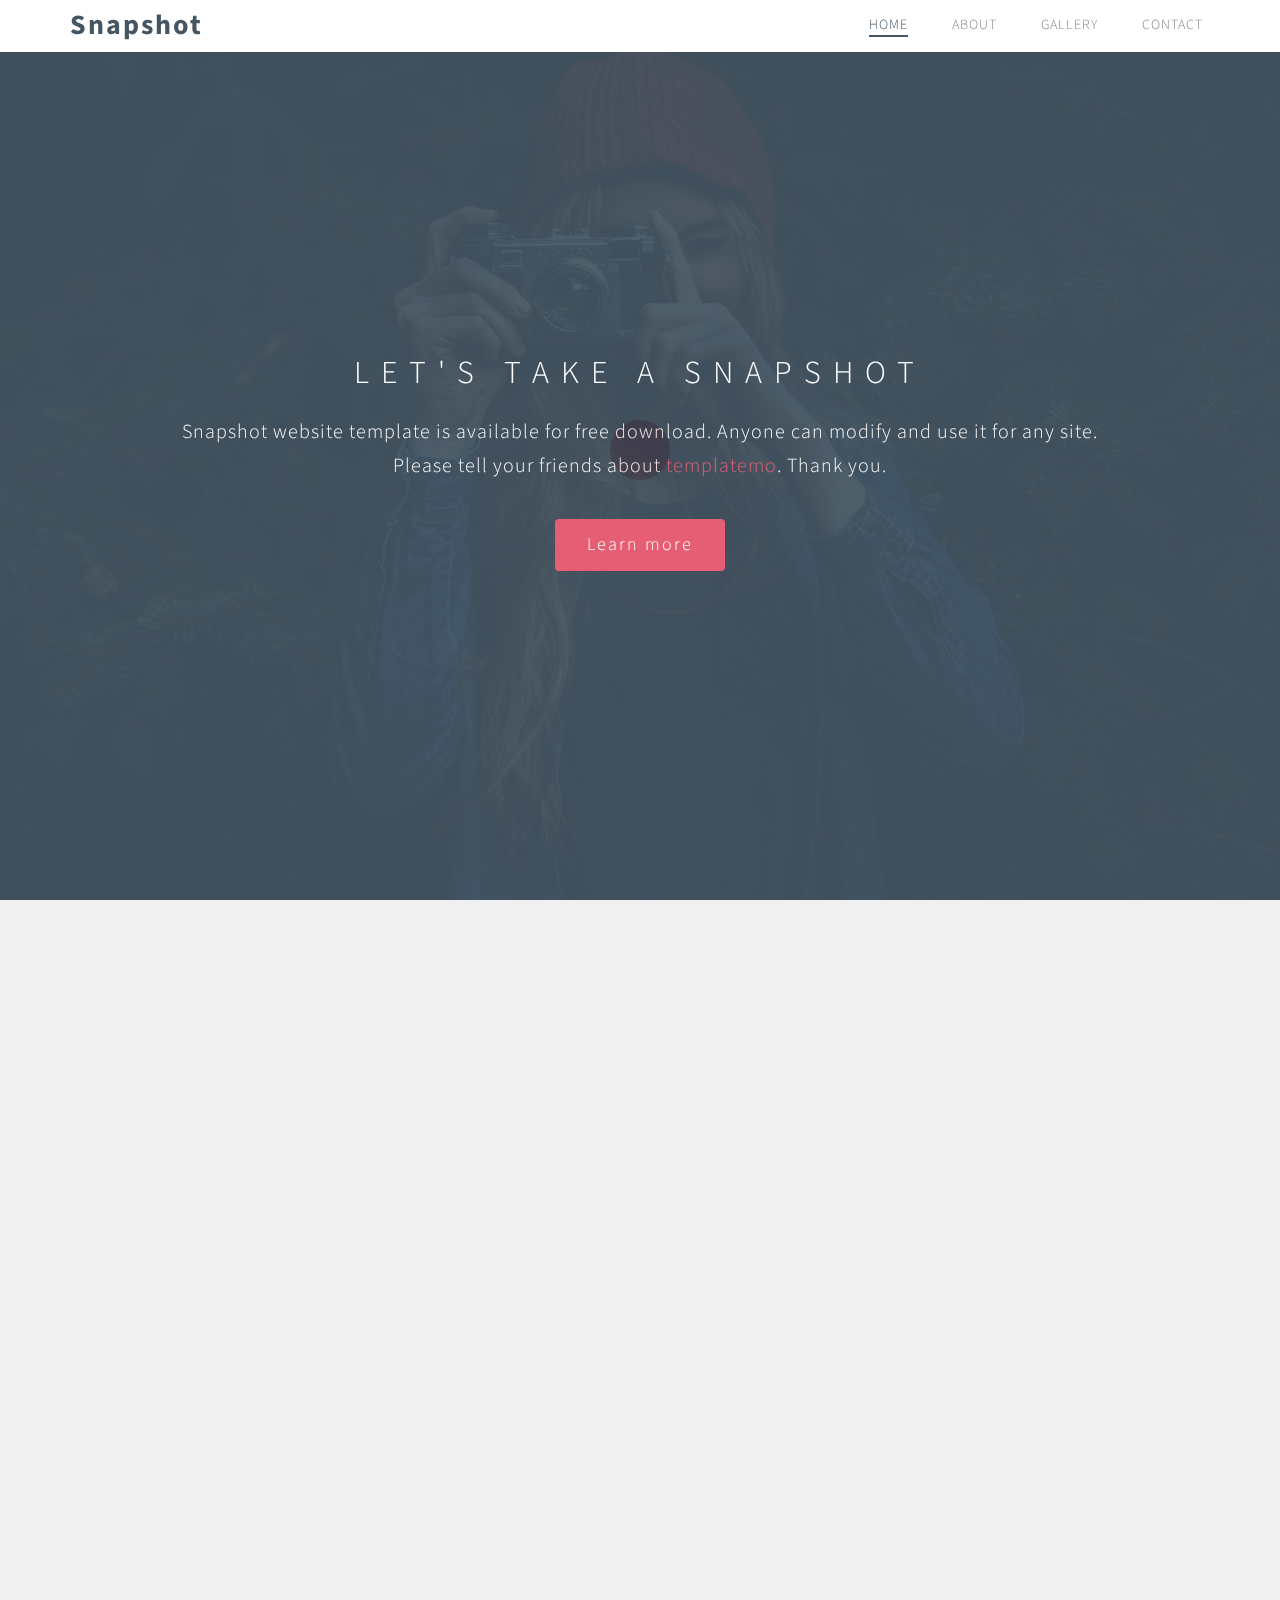
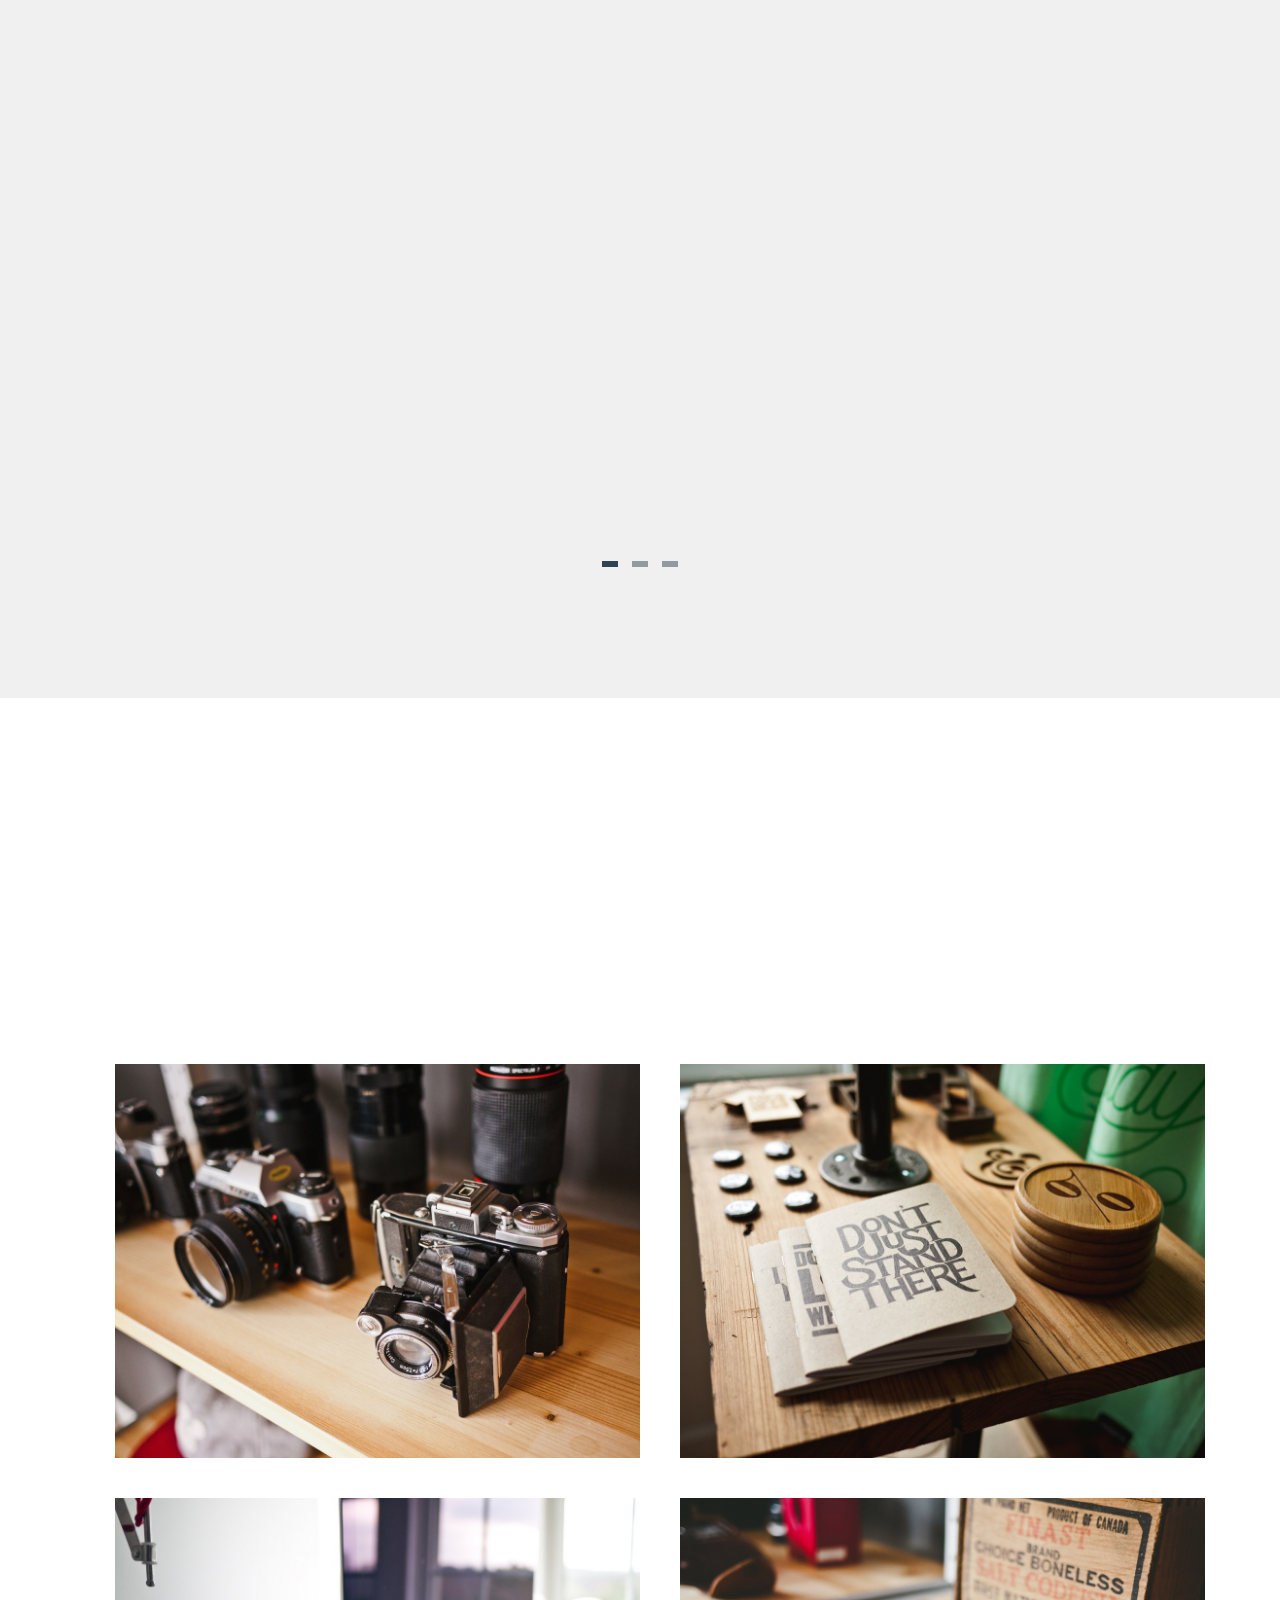
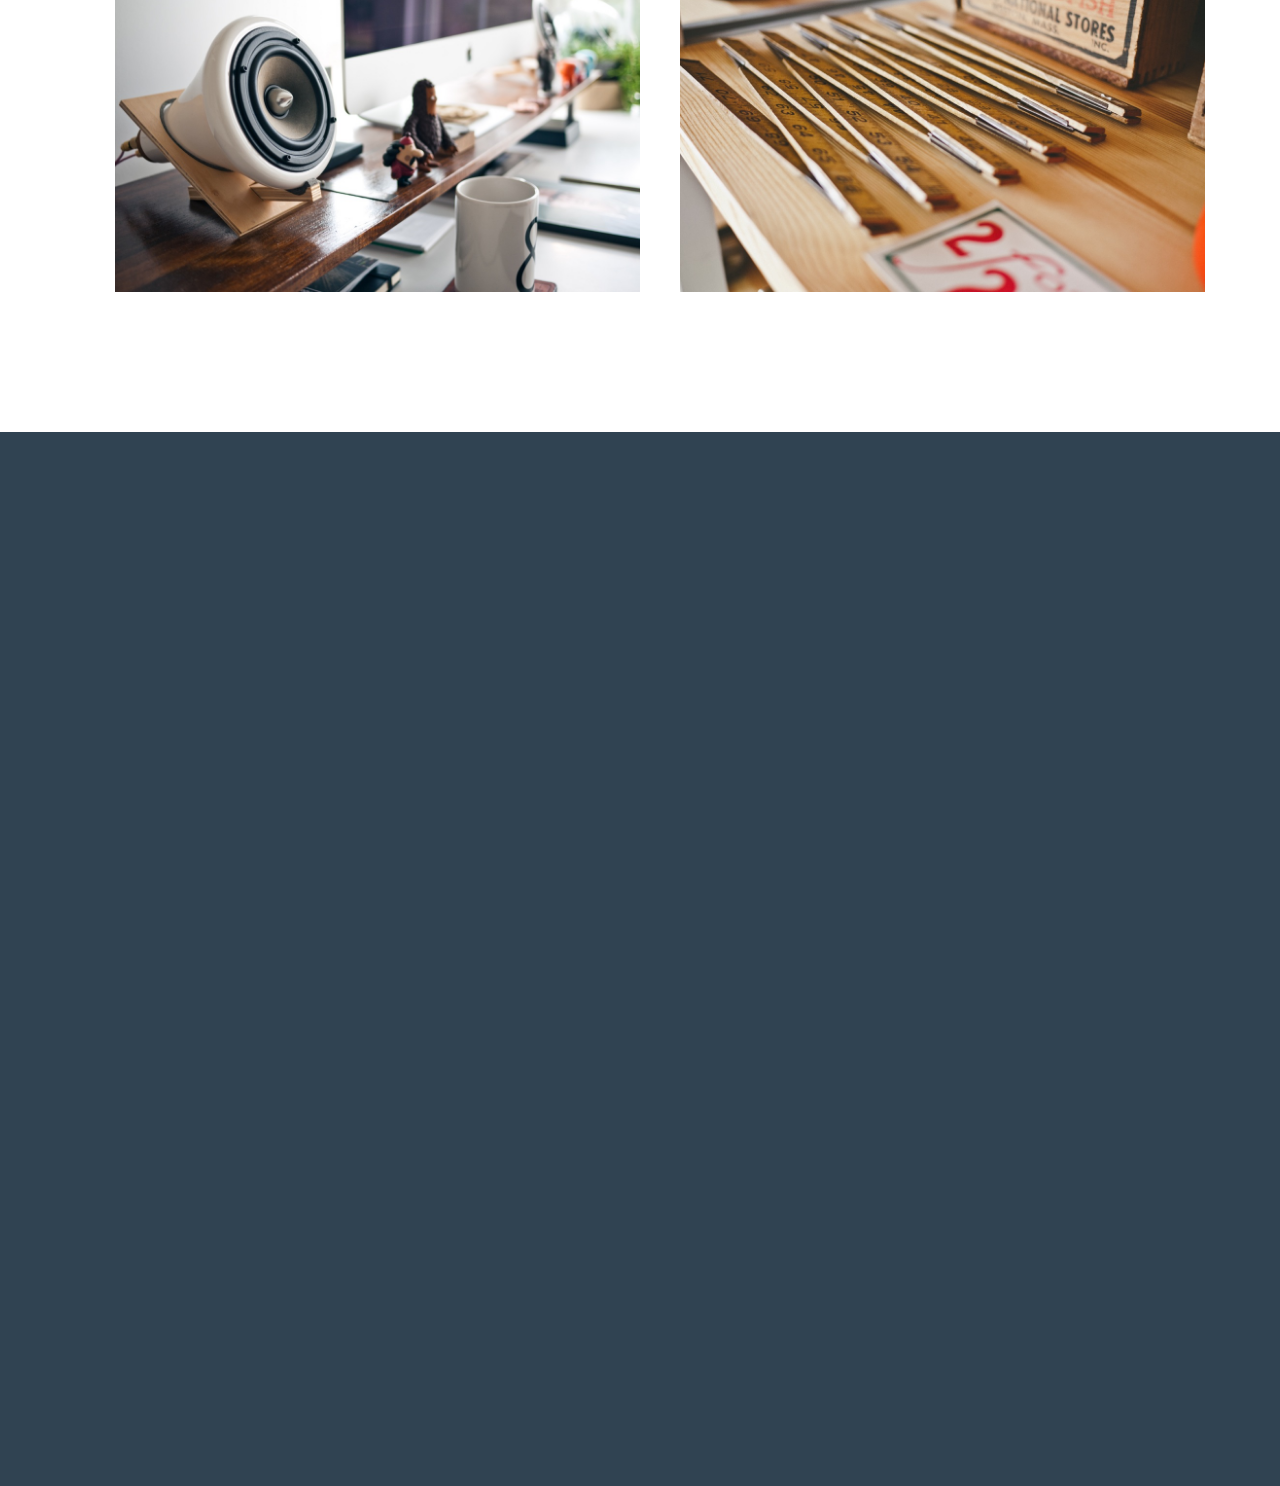
<file: assets/assignments/html/demo/assignment-5/index.html>
<!DOCTYPE html>
<html lang="en">
<head>

	<meta charset="utf-8">
	<meta http-equiv="X-UA-Compatible" content="IE=Edge">
	<meta name="viewport" content="width=device-width, initial-scale=1">
	<meta name="keywords" content="">
	<meta name="description" content="">

	<title>Snapshot HTML CSS Web Template</title>
<!--
Snapshot Template
http://www.templatemo.com/tm-493-snapshot

Zoom Slider
https://vegas.jaysalvat.com/

Caption Hover Effects
http://tympanus.net/codrops/2013/06/18/caption-hover-effects/
-->
	<link rel="stylesheet" href="css/bootstrap.min.css">
	<link rel="stylesheet" href="css/animate.min.css">
	<link rel="stylesheet" href="css/font-awesome.min.css">
  	<link rel="stylesheet" href="css/component.css">
	
    <link rel="stylesheet" href="css/owl.theme.css">
	<link rel="stylesheet" href="css/owl.carousel.css">
	<link rel="stylesheet" href="css/vegas.min.css">
	<link rel="stylesheet" href="css/style.css">

	<!-- Google web font  -->
	<link href='https://fonts.googleapis.com/css?family=Source+Sans+Pro:400,700,300' rel='stylesheet' type='text/css'>
	
</head>
<body id="top" data-spy="scroll" data-offset="50" data-target=".navbar-collapse">


<!-- Preloader section -->

<div class="preloader">
     <div class="sk-spinner sk-spinner-pulse"></div>
</div>


<!-- Navigation section  -->

  <div class="navbar navbar-default navbar-fixed-top" role="navigation">
    <div class="container">

      <div class="navbar-header">
        <button class="navbar-toggle" data-toggle="collapse" data-target=".navbar-collapse">
          <span class="icon icon-bar"></span>
          <span class="icon icon-bar"></span>
          <span class="icon icon-bar"></span>
        </button>
        <a href="#top" class="navbar-brand smoothScroll">Snapshot</a>
      </div>
        <div class="collapse navbar-collapse">
          <ul class="nav navbar-nav navbar-right">
            <li><a href="#top" class="smoothScroll"><span>Home</span></a></li>
            <li><a href="#about" class="smoothScroll"><span>About</span></a></li>
            <li><a href="#gallery" class="smoothScroll"><span>Gallery</span></a></li>
            <li><a href="#contact" class="smoothScroll"><span>Contact</span></a></li>
          </ul>
       </div>

    </div>
  </div>


<!-- Home section -->

<section id="home">
  <div class="overlay"></div>
  <div class="container">
    <div class="row">

      <div class="col-md-offset-1 col-md-10 col-sm-12 wow fadeInUp" data-wow-delay="0.3s">
        <h1 class="wow fadeInUp" data-wow-delay="0.6s">Let's take a snapshot</h1>
        <p class="wow fadeInUp" data-wow-delay="0.9s">Snapshot website template is available for free download. Anyone can modify and use it for any site. Please tell your friends about <a rel="nofollow" href="http://www.templatemo.com">templatemo</a>. Thank you.</p>
        <a href="#about" class="smoothScroll btn btn-success btn-lg wow fadeInUp" data-wow-delay="1.2s">Learn more</a>
      </div>

    </div>
  </div>
</section>


<!-- About section -->

<section id="about">
  <div class="container">
    <div class="row">

      <div class="col-md-9 col-sm-8 wow fadeInUp" data-wow-delay="0.2s">
        <div class="about-thumb">
          <h1>Background</h1>
          <p>Quisque tempor bibendum dolor at volutpat. Suspendisse venenatis quam sed libero euismod feugiat. In cursus nisi vitae lectus facilisis mollis. Nullam scelerisque, quam nec iaculis vulputate.</p>
        </div>
      </div>

      <div class="col-md-3 col-sm-4 wow fadeInUp about-img" data-wow-delay="0.6s">
        <img src="images/about-img.jpg" class="img-responsive img-circle" alt="About">
      </div>

      <div class="clearfix"></div>

      <div class="col-md-12 col-sm-12 wow fadeInUp" data-wow-delay="0.3s">
        <div class="section-title text-center">
          <h1>Snapshot Team</h1>
          <h3>Lorem ipsum dolor sit amet, consectetur adipiscing elit.</h3>
        </div>
      </div>

      <!-- team carousel -->
      <div id="team-carousel" class="owl-carousel">

      <div class="item col-md-4 col-sm-6 wow fadeInUp" data-wow-delay="0.4s">
        <div class="team-thumb">
          <div class="image-holder">
            <img src="images/team-img1.jpg" class="img-responsive img-circle" alt="Mary">
          </div>
          <h2 class="heading">Mary, CEO</h2>
          <p class="description">Aliquam ac justo est. Praesent feugiat cursus est.</p>
        </div>
      </div>

      <div class="item col-md-4 col-sm-6 wow fadeInUp" data-wow-delay="0.6s">
        <div class="team-thumb">
          <div class="image-holder">
            <img src="images/team-img2.jpg" class="img-responsive img-circle" alt="Jack">
          </div>
          <h2 class="heading">Jack, Founder</h2>
          <p class="description">Maecenas sed diam eget risus varius blandit sit non.</p>
        </div>
      </div>

      <div class="item col-md-4 col-sm-6 wow fadeInUp" data-wow-delay="0.8s">
        <div class="team-thumb">
          <div class="image-holder">
            <img src="images/team-img3.jpg" class="img-responsive img-circle" alt="Linda">
          </div>
          <h2 class="heading">Linda, Manager</h2>
          <p class="description">Phasellus nec ante in nunc molestie tincidunt ut eu diam.</p>
        </div>
      </div>

      <div class="item col-md-4 col-sm-6 wow fadeInUp" data-wow-delay="0.8s">
        <div class="team-thumb">
          <div class="image-holder">
            <img src="images/team-img4.jpg" class="img-responsive img-circle" alt="Sandy">
          </div>
          <h2 class="heading">Sandy, Director</h2>
          <p class="description">Curabitur vulputate euismod neque et tincidunt.</p>
        </div>
      </div>

      <div class="item col-md-4 col-sm-6 wow fadeInUp" data-wow-delay="0.8s">
        <div class="team-thumb">
          <div class="image-holder">
            <img src="images/team-img5.jpg" class="img-responsive img-circle" alt="Lukia">
          </div>
          <h2 class="heading">Lukia, Fashion</h2>
          <p class="description">Maecenas sed diam eget risus varius blandit sit.</p>
        </div>
      </div>

      <div class="item col-md-4 col-sm-6 wow fadeInUp" data-wow-delay="0.8s">
        <div class="team-thumb">
          <div class="image-holder">
            <img src="images/team-img6.jpg" class="img-responsive img-circle" alt="George">
          </div>
          <h2 class="heading">George, Admin</h2>
          <p class="description">Lorem ipsum dolor sit amet, consectetur adipiscing.</p>
        </div>
      </div>

      <div class="item col-md-4 col-sm-6 wow fadeInUp" data-wow-delay="0.8s">
        <div class="team-thumb">
          <div class="image-holder">
            <img src="images/team-img7.jpg" class="img-responsive img-circle" alt="Day">
          </div>
          <h2 class="heading">Day, Accountant</h2>
          <p class="description">Maecenas sed diam eget risus varius blandit sit.</p>
        </div>
      </div>

      <div class="item col-md-4 col-sm-6 wow fadeInUp" data-wow-delay="0.8s">
        <div class="team-thumb">
          <div class="image-holder">
            <img src="images/team-img8.jpg" class="img-responsive img-circle" alt="Lynn">
          </div>
          <h2 class="heading">Lynn, Marketing</h2>
          <p class="description">Lorem ipsum dolor sit amet, consectetur adipiscing.</p>
        </div>
      </div>

      </div>
      <!-- end team carousel -->

    </div>
  </div>
</section>


<!-- Gallery section -->

<section id="gallery">
  <div class="container">
    <div class="row">

      <div class="col-md-offset-2 col-md-8 col-sm-12 wow fadeInUp" data-wow-delay="0.3s">
        <div class="section-title">
          <h1>Gallery</h1>
          <p>Nullam scelerisque, quam nec iaculis vulputate, arcu ligula sollicitudin nisl, ac volutpat erat nulla a arcu.</p>
        </div>
      </div>

      <ul class="grid cs-style-4">
        <li class="col-md-6 col-sm-6">
          <figure>
            <div><img src="images/gallery-img1.jpg" alt="image 1"></div>
            <figcaption>
              <h1>Sapien arcu</h1>
              <small>Cum sociis natoque penatibus et magnis dis parturient montes.</small>
              <a href="#">Read More</a>
            </figcaption>
          </figure>
        </li>

        <li class="col-md-6 col-sm-6">
          <figure>
            <div><img src="images/gallery-img2.jpg" alt="image 2"></div>
            <figcaption>
              <h1>Aliquam erat</h1>
              <small>Suspendisse venenatis quam sed libero euismod feugiat.</small>
              <a href="#">Details</a>
            </figcaption>
          </figure>
        </li>

        <li class="col-md-6 col-sm-6">
          <figure>
            <div><img src="images/gallery-img3.jpg" alt="image 3"></div>
            <figcaption>
              <h1>Cras ante sem</h1>
              <small>Aenean urna massa, convallis vehicula velit et, dictum pellentesque nisi.</small>
              <a href="#">Learn More</a>
            </figcaption>
          </figure>
        </li>

        <li class="col-md-6 col-sm-6">
          <figure>
            <div><img src="images/gallery-img4.jpg" alt="image 4"></div>
            <figcaption>
              <h1>Sed ornare</h1>
              <small>Lorem ipsum dolor sit amet, consectetur adipiscing elit.</small>
              <a href="#">Full Post</a>
            </figcaption>
          </figure>
        </li>
      </ul>

    </div>
  </div>
</section>


<!-- Contact section -->

<section id="contact">
  <div class="container">
    <div class="row">

       <div class="col-md-offset-1 col-md-10 col-sm-12">

        <div class="col-lg-offset-1 col-lg-10 section-title wow fadeInUp" data-wow-delay="0.4s">
          <h1>Send a message</h1>
          <p>Nunc suscipit ante in lectus laoreet, nec pharetra diam dictum. Lorem ipsum dolor sit amet, consectetur adipiscing elit. </p>
        </div>

        <form action="#" method="post" class="wow fadeInUp" data-wow-delay="0.8s">
          <div class="col-md-6 col-sm-6">
            <input name="name" type="text" class="form-control" id="name" placeholder="Name">
          </div>
          <div class="col-md-6 col-sm-6">
            <input name="email" type="email" class="form-control" id="email" placeholder="Email">
          </div>
          <div class="col-md-12 col-sm-12">
            <textarea name="message" rows="6" class="form-control" id="message" placeholder="Message"></textarea>
          </div>
          <div class="col-md-offset-3 col-md-6 col-sm-offset-3 col-sm-6">
            <input type="submit" class="form-control" value="SEND MESSAGE">
          </div>
        </form>

      </div>

    </div>
  </div>
</section>


<!-- Footer section -->

<footer>
	<div class="container">
    
		<div class="row">

			<div class="col-md-12 col-sm-12">
            
                <ul class="social-icon"> 
                    <li><a href="#" class="fa fa-facebook wow fadeInUp" data-wow-delay="0.2s"></a></li>
                    <li><a href="#" class="fa fa-twitter wow fadeInUp" data-wow-delay="0.4s"></a></li>
                    <li><a href="#" class="fa fa-linkedin wow fadeInUp" data-wow-delay="0.6s"></a></li>
                    <li><a href="#" class="fa fa-instagram wow fadeInUp" data-wow-delay="0.8s"></a></li>
                    <li><a href="#" class="fa fa-google-plus wow fadeInUp" data-wow-delay="1.0s"></a></li>
                </ul>

				<p class="wow fadeInUp"  data-wow-delay="1s" >Copyright &copy; 2016 Snapshot Studio | 
                Design: <a href="https://plus.google.com/+templatemo" title="free css templates" target="_blank">Templatemo</a></p>
                
			</div>
			
		</div>
        
	</div>
</footer>

<!-- Back top -->
<a href="#" class="go-top"><i class="fa fa-angle-up"></i></a>

<!-- Javascript  -->
<script src="js/jquery.js"></script>
<script src="js/bootstrap.min.js"></script>
<script src="js/vegas.min.js"></script>
<script src="js/modernizr.custom.js"></script>
<script src="js/toucheffects.js"></script>
<script src="js/owl.carousel.min.js"></script>
<script src="js/smoothscroll.js"></script>
<script src="js/wow.min.js"></script>
<script src="js/custom.js"></script>

</body>
</html>
</file>
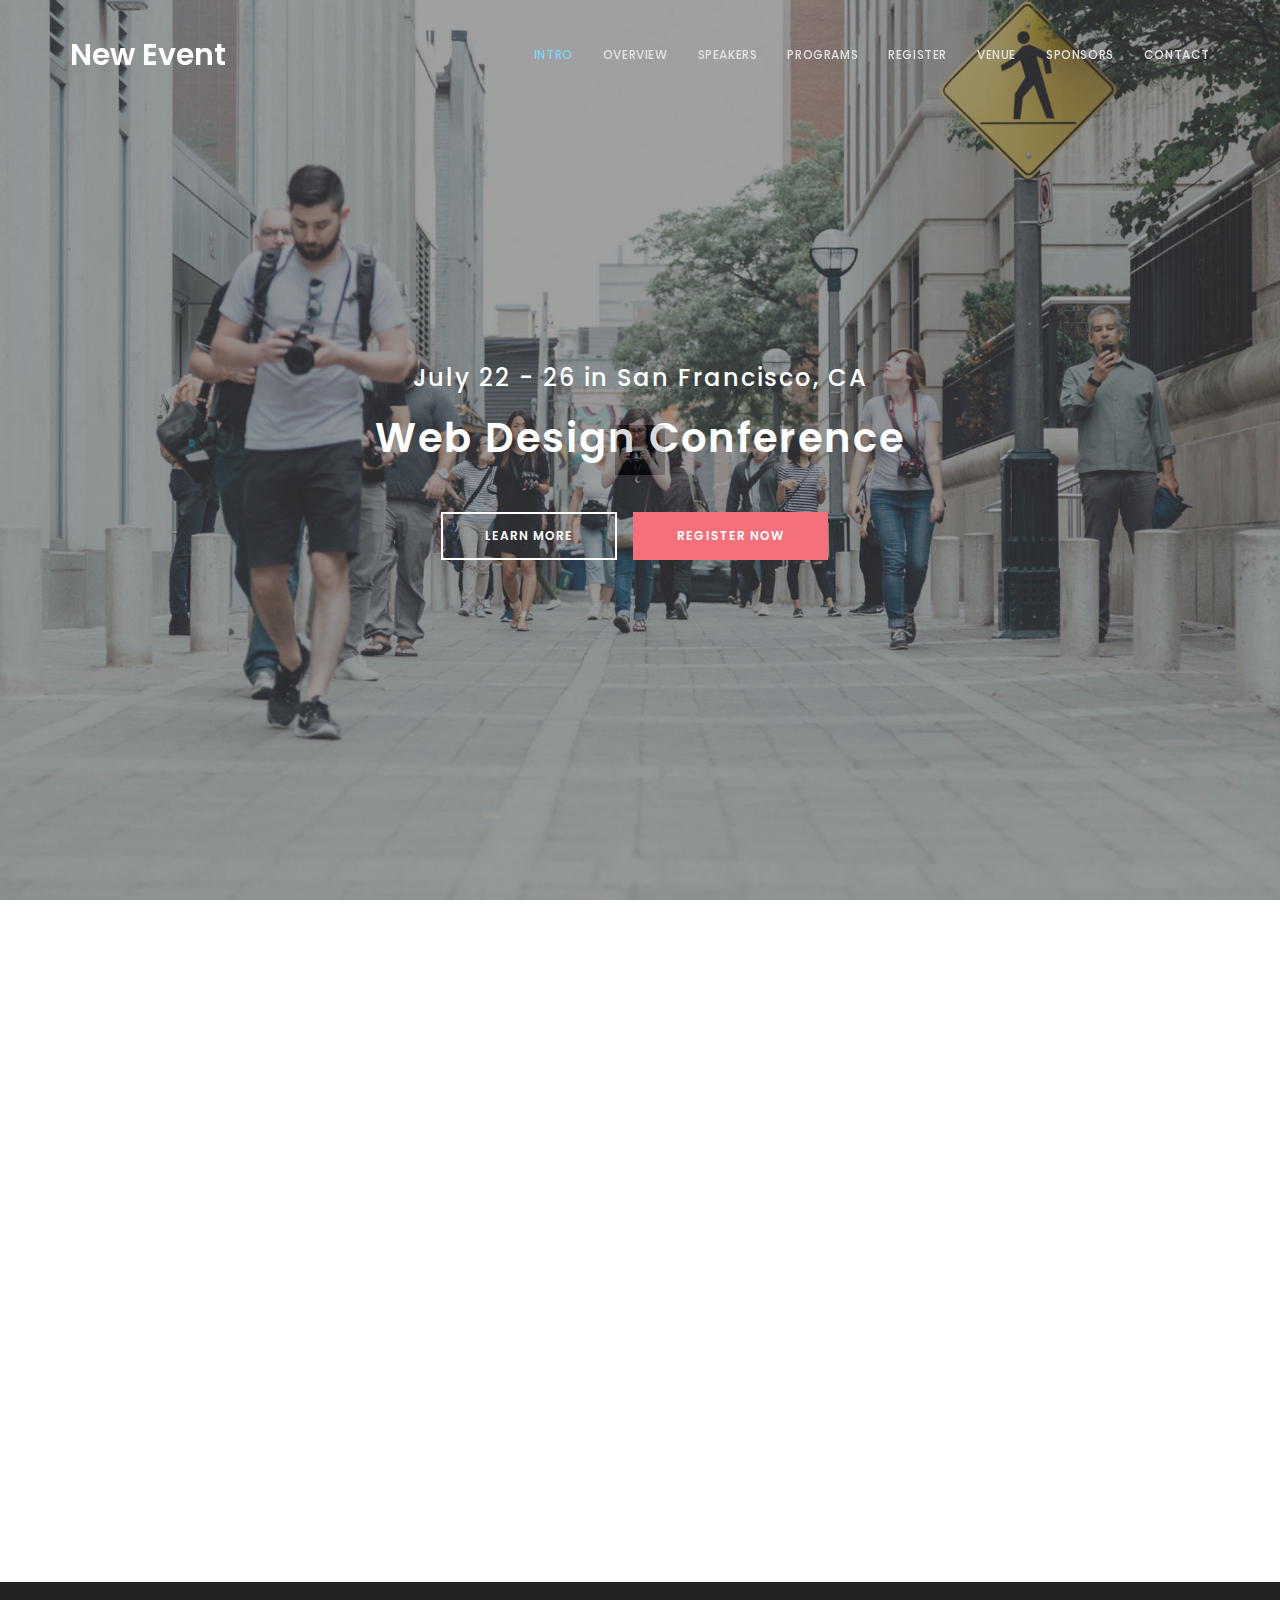
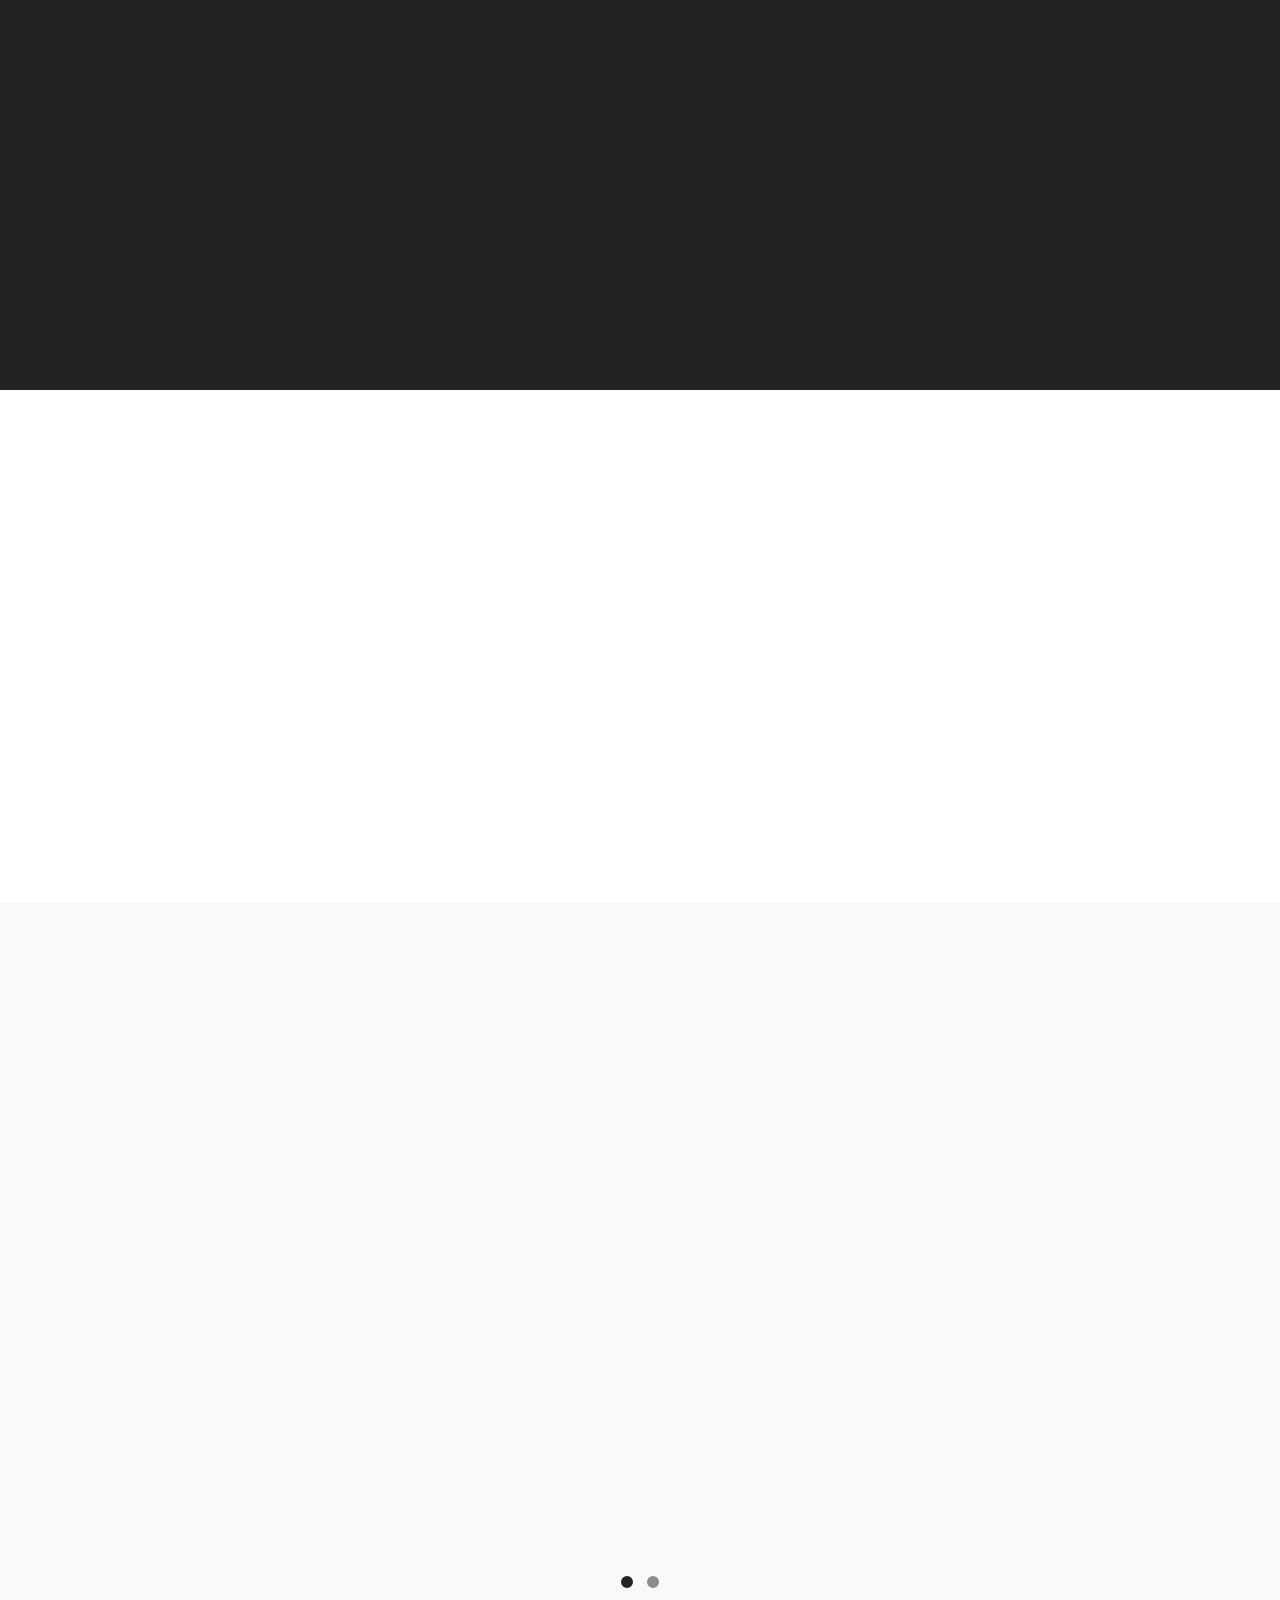
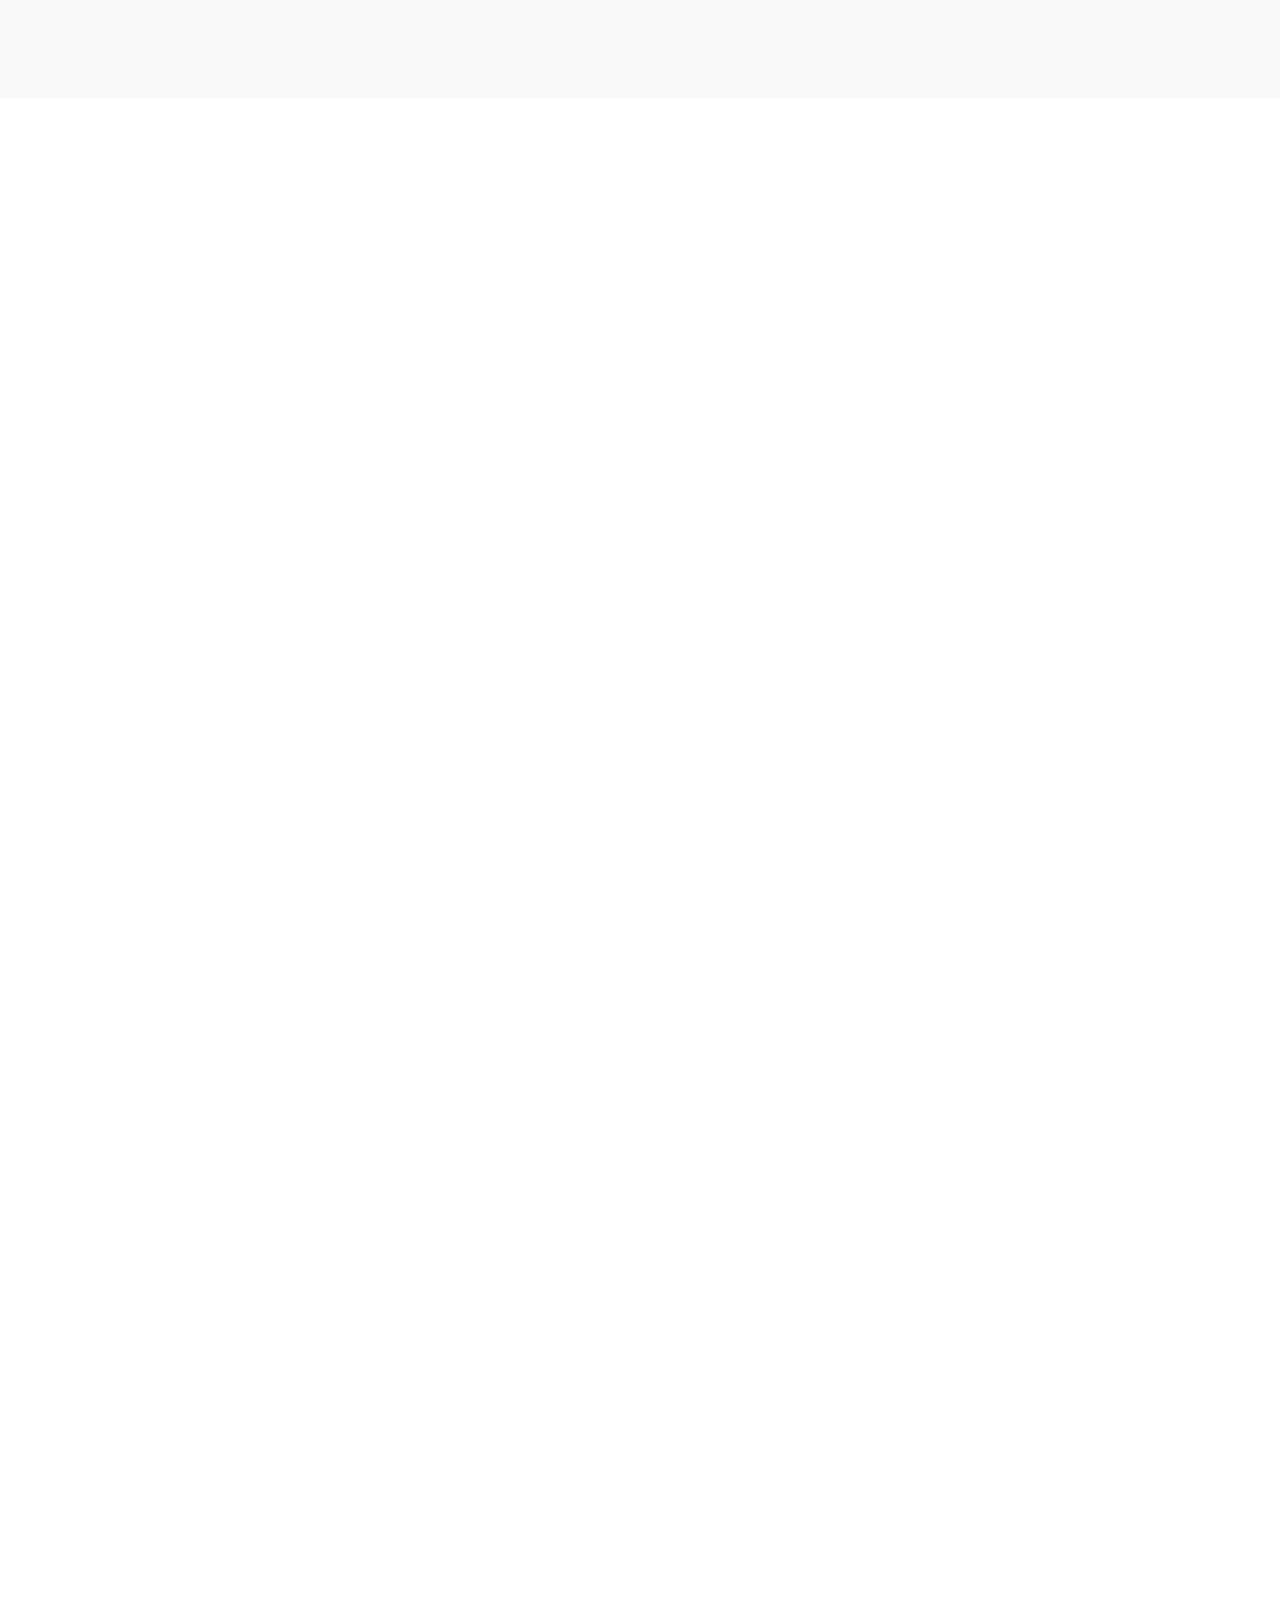
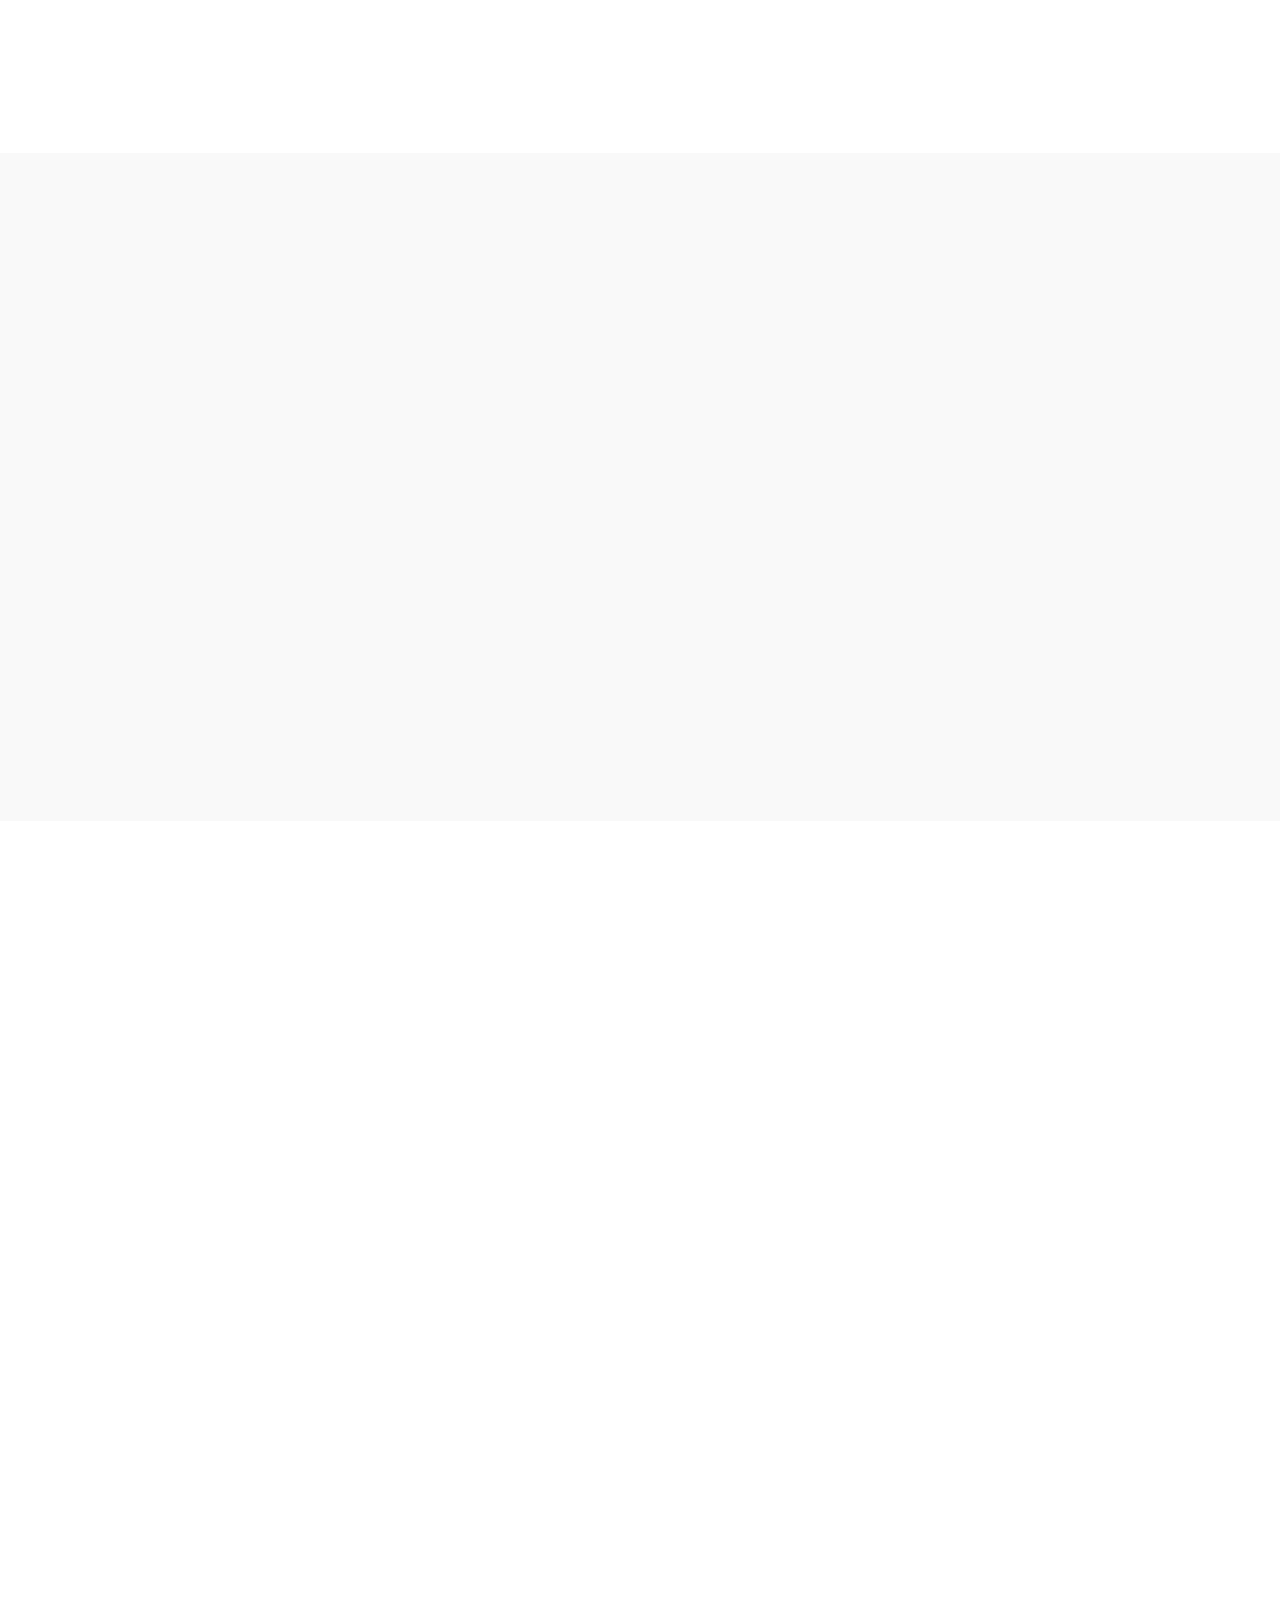
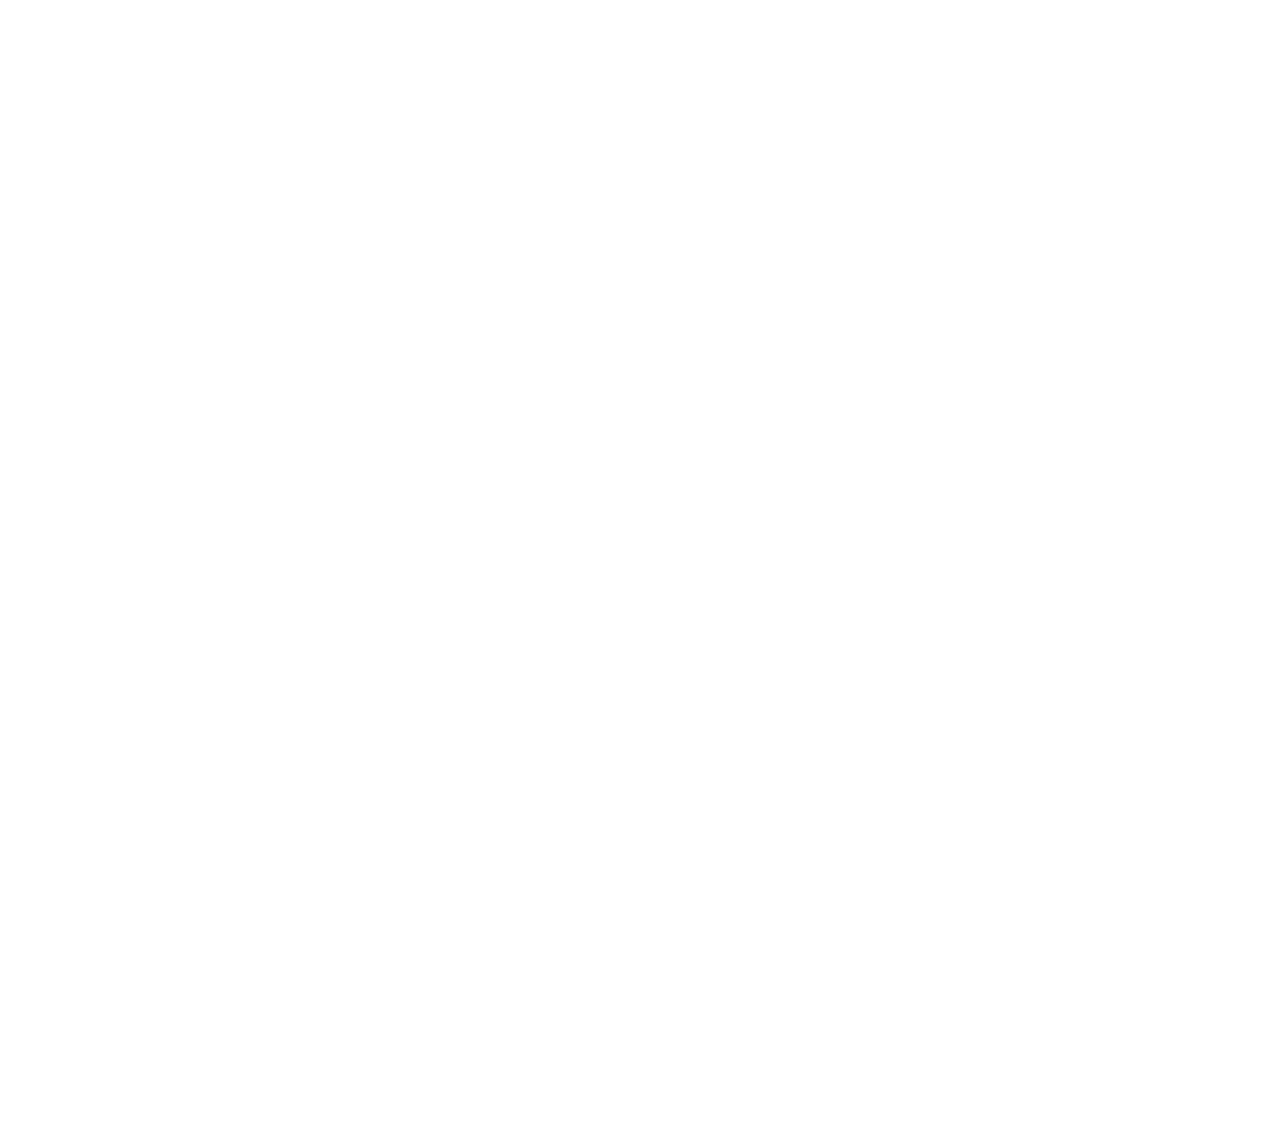
<file: assets/assignments/html/demo/assignment-6/index.html>
<!DOCTYPE html>
<html lang="en">
<head>
<!--
New Event
http://www.templatemo.com/tm-486-new-event
-->
<title>New Event - Responsive HTML Template</title>
<meta name="description" content="">
<meta name="author" content="">
<meta charset="UTF-8">
<meta http-equiv="X-UA-Compatible" content="IE=Edge">
<meta name="viewport" content="width=device-width, initial-scale=1, maximum-scale=1">

<link rel="stylesheet" href="css/bootstrap.min.css">
<link rel="stylesheet" href="css/animate.css">
<link rel="stylesheet" href="css/font-awesome.min.css">
<link rel="stylesheet" href="css/owl.theme.css">
<link rel="stylesheet" href="css/owl.carousel.css">

<!-- Main css -->
<link rel="stylesheet" href="css/style.css">

<!-- Google Font -->
<link href='https://fonts.googleapis.com/css?family=Poppins:400,500,600' rel='stylesheet' type='text/css'>

</head>
<body data-spy="scroll" data-offset="50" data-target=".navbar-collapse">

<!-- =========================
     PRE LOADER       
============================== -->
<div class="preloader">

	<div class="sk-rotating-plane"></div>

</div>


<!-- =========================
     NAVIGATION LINKS     
============================== -->
<div class="navbar navbar-fixed-top custom-navbar" role="navigation">
	<div class="container">

		<!-- navbar header -->
		<div class="navbar-header">
			<button class="navbar-toggle" data-toggle="collapse" data-target=".navbar-collapse">
				<span class="icon icon-bar"></span>
				<span class="icon icon-bar"></span>
				<span class="icon icon-bar"></span>
			</button>
			<a href="#" class="navbar-brand">New Event</a>
		</div>

		<div class="collapse navbar-collapse">

			<ul class="nav navbar-nav navbar-right">
				<li><a href="#intro" class="smoothScroll">Intro</a></li>
				<li><a href="#overview" class="smoothScroll">Overview</a></li>
				<li><a href="#speakers" class="smoothScroll">Speakers</a></li>
				<li><a href="#program" class="smoothScroll">Programs</a></li>
				<li><a href="#register" class="smoothScroll">Register</a></li>
				<li><a href="#venue" class="smoothScroll">Venue</a></li>
				<li><a href="#sponsors" class="smoothScroll">Sponsors</a></li>
				<li><a href="#contact" class="smoothScroll">Contact</a></li>
			</ul>

		</div>

	</div>
</div>


<!-- =========================
    INTRO SECTION   
============================== -->
<section id="intro" class="parallax-section">
	<div class="container">
		<div class="row">

			<div class="col-md-12 col-sm-12">
				<h3 class="wow bounceIn" data-wow-delay="0.9s">July 22 - 26 in San Francisco, CA</h3>
				<h1 class="wow fadeInUp" data-wow-delay="1.6s">Web Design Conference</h1>
				<a href="#overview" class="btn btn-lg btn-default smoothScroll wow fadeInUp hidden-xs" data-wow-delay="2.3s">LEARN MORE</a>
				<a href="#register" class="btn btn-lg btn-danger smoothScroll wow fadeInUp" data-wow-delay="2.3s">REGISTER NOW</a>
			</div>


		</div>
	</div>
</section>


<!-- =========================
    OVERVIEW SECTION   
============================== -->
<section id="overview" class="parallax-section">
	<div class="container">
		<div class="row">

			<div class="wow fadeInUp col-md-6 col-sm-6" data-wow-delay="0.6s">
				<h3>New Event is a fully responsive one-page template for events, conferences or workshops.</h3>
				<p>This is a Bootstrap v3.3.6 layout that is responsive and mobile friendly. You may download and modify this template for your website. Please tell your friends about templatemo.</p>
				<p>Quisque facilisis scelerisque venenatis. Nam vulputate ultricies luctus. Lorem ipsum dolor sit amet, consectetuer adipiscing elit, sed diam nonummy nibh euismod tincidunt ut laoreet.</p>
			</div>
					
			<div class="wow fadeInUp col-md-6 col-sm-6" data-wow-delay="0.9s">
				<img src="images/overview-img.jpg" class="img-responsive" alt="Overview">
			</div>

		</div>
	</div>
</section>


<!-- =========================
    DETAIL SECTION   
============================== -->
<section id="detail" class="parallax-section">
	<div class="container">
		<div class="row">

			<div class="wow fadeInLeft col-md-4 col-sm-4" data-wow-delay="0.3s">
				<i class="fa fa-group"></i>
				<h3>650 Participants</h3>
				<p>Quisque ut libero sapien. Integer tellus nisl, efficitur sed dolor at, vehicula finibus massa. Sed tincidunt metus sed eleifend suscipit.</p>
			</div>

			<div class="wow fadeInUp col-md-4 col-sm-4" data-wow-delay="0.6s">
				<i class="fa fa-clock-o"></i>
				<h3>24 Programs</h3>
				<p>Quisque ut libero sapien. Integer tellus nisl, efficitur sed dolor at, vehicula finibus massa. Sed tincidunt metus sed eleifend suscipit.</p>
			</div>

			<div class="wow fadeInRight col-md-4 col-sm-4" data-wow-delay="0.9s">
				<i class="fa fa-microphone"></i>
				<h3>11 Speakers</h3>
				<p>Quisque ut libero sapien. Integer tellus nisl, efficitur sed dolor at, vehicula finibus massa. Sed tincidunt metus sed eleifend suscipit.</p>
			</div>

		</div>
	</div>
</section>


<!-- =========================
    VIDEO SECTION   
============================== -->
<section id="video" class="parallax-section">
	<div class="container">
		<div class="row">

			<div class="wow fadeInUp col-md-6 col-sm-10" data-wow-delay="1.3s">
				<h2>Watch Video</h2>
				<h3>Quisque ut libero sapien. Integer tellus nisl, efficitur sed dolor at, vehicula finibus massa. Sed tincidunt metus sed eleifend suscipit.</h3>
				<p>Lorem ipsum dolor sit amet, consectetuer adipiscing elit, sed diam nonummy nibh euismod tincidunt ut laoreet. Dolore magna aliquam erat volutpat. Lorem ipsum dolor sit amet consectetuer diam nonummy.</p>
			</div>
			<div class="wow fadeInUp col-md-6 col-sm-10" data-wow-delay="1.6s">
				<div class="embed-responsive embed-responsive-16by9">
					<iframe class="embed-responsive-item" src="https://www.youtube.com/embed/XDPwXQjAlB0" allowfullscreen></iframe>
				</div>
			</div>

		</div>
	</div>
</section>


<!-- =========================
    SPEAKERS SECTION   
============================== -->
<section id="speakers" class="parallax-section">
	<div class="container">
		<div class="row">

			<div class="col-md-12 col-sm-12 wow bounceIn">
				<div class="section-title">
					<h2>Creative Speakers</h2>
					<p>Lorem ipsum dolor sit amet, maecenas eget vestibulum justo imperdiet.</p>
				</div>
			</div>

			<!-- Testimonial Owl Carousel section
			================================================== -->
			<div id="owl-speakers" class="owl-carousel">

				<div class="item wow fadeInUp col-md-3 col-sm-3" data-wow-delay="0.9s">
					<div class="speakers-wrapper">
						<img src="images/speakers-img1.jpg" class="img-responsive" alt="speakers">
							<div class="speakers-thumb">
								<h3>Jenny Green</h3>
								<h6>UI Designer</h6>
							</div>
					</div>
				</div>

				<div class="item wow fadeInUp col-md-3 col-sm-3" data-wow-delay="0.6s">
					<div class="speakers-wrapper">
						<img src="images/speakers-img2.jpg" class="img-responsive" alt="speakers">
							<div class="speakers-thumb">
								<h3>David Yoon</h3>
								<h6>Creative Director</h6>
							</div>
					</div>
				</div>

				<div class="item wow fadeInUp col-md-3 col-sm-3" data-wow-delay="0.9s">
					<div class="speakers-wrapper">
						<img src="images/speakers-img3.jpg" class="img-responsive" alt="speakers">
							<div class="speakers-thumb">
								<h3>Je Mary Lee</h3>
								<h6>Web Specialist</h6>
							</div>
					</div>
				</div>

				<div class="item wow fadeInUp col-md-3 col-sm-3" data-wow-delay="0.6s">
					<div class="speakers-wrapper">
						<img src="images/speakers-img4.jpg" class="img-responsive" alt="speakers">
							<div class="speakers-thumb">
								<h3>Johnathan Doe</h3>
								<h6>Frontend Dev</h6>
							</div>
					</div>
				</div>

				<div class="item wow fadeInUp col-md-3 col-sm-3" data-wow-delay="0.6s">
					<div class="speakers-wrapper">
						<img src="images/speakers-img5.jpg" class="img-responsive" alt="speakers">
							<div class="speakers-thumb">
								<h3>Elite Hamilton</h3>
								<h6>Marketing Guru</h6>
							</div>
					</div>
				</div>
				
			</div>

		</div>
	</div>
</section>


<!-- =========================
    PROGRAM SECTION   
============================== -->
<section id="program" class="parallax-section">
	<div class="container">
		<div class="row">

			<div class="wow fadeInUp col-md-12 col-sm-12" data-wow-delay="0.6s">
				<div class="section-title">
					<h2>Our Programs</h2>
					<p>Quisque ut libero sapien. Integer tellus nisl, efficitur sed dolor at, vehicula finibus massa. Sed tincidunt metus sed eleifend suscipit.</p>
				</div>
			</div>

			<div class="wow fadeInUp col-md-10 col-sm-10" data-wow-delay="0.9s">
				<!-- Nav tabs -->
				<ul class="nav nav-tabs" role="tablist">
					<li class="active"><a href="#fday" aria-controls="fday" role="tab" data-toggle="tab">FIRST DAY</a></li>
					<li><a href="#sday" aria-controls="sday" role="tab" data-toggle="tab">SECOND DAY</a></li>
					<li><a href="#tday" aria-controls="tday" role="tab" data-toggle="tab">THIRD DAY</a></li>
				</ul>
				<!-- tab panes -->
				<div class="tab-content">

					<div role="tabpanel" class="tab-pane active" id="fday">
						<!-- program speaker here -->
						<div class="col-md-2 col-sm-2">
							<img src="images/program-img1.jpg" class="img-responsive" alt="program">
						</div>
						<div class="col-md-10 col-sm-10">
							<h6>
								<span><i class="fa fa-clock-o"></i> 09.00 AM</span> 
								<span><i class="fa fa-map-marker"></i> Room 240</span>
							</h6>
							<h3>Introduction to Design</h3>
							<h4>By Jenny Green</h4>
							<p>Maecenas accumsan metus turpis, eu faucibus ligula interdum in. Mauris at tincidunt felis, vitae aliquam magna. Sed aliquam fringilla vestibulum.</p>
						</div>

						<!-- program divider -->
						<div class="program-divider col-md-12 col-sm-12"></div>

						<!-- program speaker here -->
						<div class="col-md-2 col-sm-2">
							<img src="images/program-img2.jpg" class="img-responsive" alt="program">
						</div>
						<div class="col-md-10 col-sm-10">
							<h6>
								<span><i class="fa fa-clock-o"></i> 10.00 AM</span> 
								<span><i class="fa fa-map-marker"></i> Room 360</span>
							</h6>
							<h3>Front-End Development</h3>
							<h4>By Johnathan Mark</h4>
							<p>Mauris at tincidunt felis, vitae aliquam magna. Sed aliquam fringilla vestibulum. Praesent ullamcorper mauris fermentum turpis scelerisque rutrum eget eget turpis.</p>
						</div>

						<!-- program divider -->
						<div class="program-divider col-md-12 col-sm-12"></div>

						<!-- program speaker here -->
						<div class="col-md-2 col-sm-2">
							<img src="images/program-img3.jpg" class="img-responsive" alt="program">
						</div>
						<div class="col-md-10 col-sm-10">
							<h6>
								<span><i class="fa fa-clock-o"></i> 11.00 AM</span> 
								<span><i class="fa fa-map-marker"></i> Room 450</span>
							</h6>
							<h3>Social Media Marketing</h3>
							<h4>By Johnathan Doe</h4>
							<p>Nam pulvinar, elit vitae rhoncus pretium, massa urna bibendum ex, aliquam efficitur lorem odio vitae erat. Integer rutrum viverra magna, nec ultrices risus rutrum nec.</p>
						</div>
					</div>

					<div role="tabpanel" class="tab-pane" id="sday">
						<!-- program speaker here -->
						<div class="col-md-2 col-sm-2">
							<img src="images/program-img4.jpg" class="img-responsive" alt="program">
						</div>
						<div class="col-md-10 col-sm-10">
							<h6>
								<span><i class="fa fa-clock-o"></i> 11.00 AM</span> 
								<span><i class="fa fa-map-marker"></i> Room 240</span>
							</h6>
							<h3>Backend Development</h3>
							<h4>By Matt Lee</h4>
							<p>Integer rutrum viverra magna, nec ultrices risus rutrum nec. Pellentesque interdum vel nisi nec tincidunt. Quisque facilisis scelerisque venenatis. Nam vulputate ultricies luctus.</p>
						</div>

						<!-- program divider -->
						<div class="program-divider col-md-12 col-sm-12"></div>

						<!-- program speaker here -->
						<div class="col-md-2 col-sm-2">
							<img src="images/program-img5.jpg" class="img-responsive" alt="program">
						</div>
						<div class="col-md-10 col-sm-10">
							<h6>
								<span><i class="fa fa-clock-o"></i> 01.00 PM</span> 
								<span><i class="fa fa-map-marker"></i> Room 450</span>
							</h6>
							<h3>Web Application Lite</h3>
							<h4>By David Orlando</h4>
							<p>Aliquam faucibus lobortis dolor, id pellentesque eros pretium in. Aenean in erat ut quam aliquet commodo. Vivamus aliquam pulvinar ipsum ut sollicitudin. Suspendisse quis sollicitudin mauris.</p>
						</div>

						<!-- program divider -->
						<div class="program-divider col-md-12 col-sm-12"></div>

						<!-- program speaker here -->
						<div class="col-md-2 col-sm-2">
							<img src="images/program-img6.jpg" class="img-responsive" alt="program">
						</div>
						<div class="col-md-10 col-sm-10">
							<h6>
								<span><i class="fa fa-clock-o"></i> 03.00 PM</span> 
								<span><i class="fa fa-map-marker"></i> Room 650</span>
							</h6>
							<h3>Professional UX Design</h3>
							<h4>By James Lee Mark</h4>
							<p>Lorem ipsum dolor sit amet, consectetuer adipiscing elit, sed diam nonummy nibh euismod tincidunt ut laoreet. Dolore magna aliquam erat volutpat.</p>
						</div>
					</div>

					<div role="tabpanel" class="tab-pane" id="tday">
						<!-- program speaker here -->
						<div class="col-md-2 col-sm-2">
							<img src="images/program-img7.jpg" class="img-responsive" alt="program">
						</div>
						<div class="col-md-10 col-sm-10">
							<h6>
								<span><i class="fa fa-clock-o"></i> 03.00 PM</span> 
								<span><i class="fa fa-map-marker"></i> Room 750</span>
							</h6>
							<h3>Online Shopping Business</h3>
							<h4>By Michael Walker</h4>
							<p>Aliquam faucibus lobortis dolor, id pellentesque eros pretium in. Aenean in erat ut quam aliquet commodo. Vivamus aliquam pulvinar ipsum ut sollicitudin. Suspendisse quis sollicitudin mauris.</p>
						</div>

						<!-- program divider -->
						<div class="program-divider col-md-12 col-sm-12"></div>

						<!-- program speaker here -->
						<div class="col-md-2 col-sm-2">
							<img src="images/program-img8.jpg" class="img-responsive" alt="program">
						</div>
						<div class="col-md-10 col-sm-10">
							<h6>
								<span><i class="fa fa-clock-o"></i> 05.00 PM</span> 
								<span><i class="fa fa-map-marker"></i> Room 850</span>
							</h6>
							<h3>Introduction to Mobile App</h3>
							<h4>By Cherry Stella</h4>
							<p>Nunc eu nibh vel augue mollis tincidunt id efficitur tortor. Sed pulvinar est sit amet tellus iaculis hendrerit. Mauris justo erat, rhoncus in arcu at, scelerisque tempor erat.</p>
						</div>

						<!-- program divider -->
						<div class="program-divider col-md-12 col-sm-12"></div>

						<!-- program speaker here -->
						<div class="col-md-2 col-sm-2">
							<img src="images/program-img9.jpg" class="img-responsive" alt="program">
						</div>
						<div class="col-md-10 col-sm-10">
							<h6>
								<span><i class="fa fa-clock-o"></i> 07.00 PM</span> 
								<span><i class="fa fa-map-marker"></i> Room 750</span>
							</h6>
							<h3>Bootstrap UI Design</h3>
							<h4>By John David</h4>
							<p>Lorem ipsum dolor sit amet, consectetuer adipiscing elit, sed diam nonummy nibh euismod tincidunt ut laoreet. Dolore magna aliquam erat volutpat.</p>
						</div>
					</div>

				</div>

		</div>
	</div>
</section>


<!-- =========================
   REGISTER SECTION   
============================== -->
<section id="register" class="parallax-section">
	<div class="container">
		<div class="row">

			<div class="wow fadeInUp col-md-7 col-sm-7" data-wow-delay="0.6s">
				<h2>Register Here</h2>
				<h3>Nunc eu nibh vel augue mollis tincidunt id efficitur tortor. Sed pulvinar est sit amet tellus iaculis hendrerit.</h3>
				<p>Lorem ipsum dolor sit amet, consectetuer adipiscing elit, sed diam nonummy nibh euismod tincidunt ut laoreet. Dolore magna aliquam erat volutpat. Lorem ipsum dolor sit amet consectetuer diam nonummy.</p>
			</div>

			<div class="wow fadeInUp col-md-5 col-sm-5" data-wow-delay="1s">
				<form action="#" method="post">
					<input name="firstname" type="text" class="form-control" id="firstname" placeholder="First Name">
					<input name="lastname" type="text" class="form-control" id="lastname" placeholder="Last Name">
					<input name="phone" type="telephone" class="form-control" id="phone" placeholder="Phone Number">
					<input name="email" type="email" class="form-control" id="email" placeholder="Email Address">
					<div class="col-md-offset-6 col-md-6 col-sm-offset-1 col-sm-10">
						<input name="submit" type="submit" class="form-control" id="submit" value="REGISTER">
					</div>
				</form>
			</div>

			<div class="col-md-1"></div>

		</div>
	</div>
</section>


<!-- =========================
    FAQ SECTION   
============================== -->
<section id="faq" class="parallax-section">
	<div class="container">
		<div class="row">

			<!-- Section title
			================================================== -->
			<div class="wow bounceIn col-md-offset-2 col-md-8 col-sm-offset-1 col-sm-10 text-center">
				<div class="section-title">
					<h2>Do you have Questions?</h2>
					<p>Lorem ipsum dolor sit amet, maecenas eget vestibulum justo imperdiet.</p>
				</div>
			</div>

			<div class="wow fadeInUp col-md-offset-1 col-md-10 col-sm-offset-1 col-sm-10" data-wow-delay="0.9s">
				<div class="panel-group" id="accordion" role="tablist" aria-multiselectable="true">

  					<div class="panel panel-default">
   						<div class="panel-heading" role="tab" id="headingOne">
      						<h4 class="panel-title">
        						<a class="collapsed" data-toggle="collapse" data-parent="#accordion" href="#collapseOne" aria-expanded="false" aria-controls="collapseOne">
          							 What is Responsive Design?
        						</a>
      						</h4>
    					</div>
   						<div id="collapseOne" class="panel-collapse collapse in" role="tabpanel" aria-labelledby="headingOne">
      						<div class="panel-body">
        						<p>Lorem ipsum dolor sit amet, maecenas eget vestibulum justo imperdiet, wisi risus purus augue vulputate voluptate neque, curabitur dolor libero sodales vitae elit massa. Lorem ipsum dolor sit amet, maecenas eget vestibulum justo imperdiet.</p>
								<p>Nunc eu nibh vel augue mollis tincidunt id efficitur tortor. Sed pulvinar est sit amet tellus iaculis hendrerit. Mauris justo erat, rhoncus in arcu at, scelerisque tempor erat.</p>
      						</div>
   						 </div>
 					</div>

    				<div class="panel panel-default">
   						<div class="panel-heading" role="tab" id="headingTwo">
      						<h4 class="panel-title">
        						<a class="collapsed" data-toggle="collapse" data-parent="#accordion" href="#collapseTwo" aria-expanded="false" aria-controls="collapseTwo">
          							What are latest UX Developments?
        						</a>
      						</h4>
    					</div>
   						<div id="collapseTwo" class="panel-collapse collapse" role="tabpanel" aria-labelledby="headingTwo">
      						<div class="panel-body">
                            	<p>Nunc eu nibh vel augue mollis tincidunt id efficitur tortor. Sed pulvinar est sit amet tellus iaculis hendrerit. Mauris justo erat, rhoncus in arcu at, scelerisque tempor erat.</p>
        						<p>Lorem ipsum dolor sit amet, maecenas eget vestibulum justo imperdiet, wisi risus purus augue vulputate voluptate neque, curabitur dolor libero sodales vitae elit massa. Lorem ipsum dolor sit amet, maecenas eget vestibulum justo imperdiet.</p>
      						</div>
   						 </div>
 					</div>

 					<div class="panel panel-default">
   						<div class="panel-heading" role="tab" id="headingThree">
      						<h4 class="panel-title">
        						<a class="collapsed" data-toggle="collapse" data-parent="#accordion" href="#collapseThree" aria-expanded="false" aria-controls="collapseThree">
          							What things about Social Media will be discussed?
        						</a>
      						</h4>
    					</div>
   						<div id="collapseThree" class="panel-collapse collapse" role="tabpanel" aria-labelledby="headingThree">
      						<div class="panel-body">
                            	<p>Aenean vulputate finibus justo et feugiat. Ut turpis lacus, dapibus quis justo id, porttitor tempor justo. Quisque ut libero sapien. Integer tellus nisl, efficitur sed dolor at, vehicula finibus massa.</p>
        						<p>Lorem ipsum dolor sit amet, maecenas eget vestibulum justo imperdiet, wisi risus purus augue vulputate voluptate neque, curabitur dolor libero sodales vitae elit massa. Lorem ipsum dolor sit amet, maecenas eget vestibulum justo imperdiet.</p>
      						</div>
   						 </div>
 					 </div>

 				 </div>
			</div>

		</div>
	</div>
</section>


<!-- =========================
    VENUE SECTION   
============================== -->
<section id="venue" class="parallax-section">
	<div class="container">
		<div class="row">

			<div class="wow fadeInLeft col-md-offset-1 col-md-5 col-sm-8" data-wow-delay="0.9s">
				<h2>Venue</h2>
				<p>Lorem ipsum dolor sit amet, consectetuer adipiscing elit, sed diam nonummy nibh euismod tincidunt ut laoreet. Dolore magna aliquam erat volutpat.</p>
				<h4>New Event</h4>
  				<h4>120 Market Street, Suite 110</h4>
  				<h4>San Francisco, CA 10110</h4>
				<h4>Tel: 010-020-0120</h4>		
			</div>

		</div>
	</div>
</section>


<!-- =========================
    SPONSORS SECTION   
============================== -->
<section id="sponsors" class="parallax-section">
	<div class="container">
		<div class="row">

			<div class="wow bounceIn col-md-12 col-sm-12">
				<div class="section-title">
					<h2>Our Sponsors</h2>
					<p>Lorem ipsum dolor sit amet, maecenas eget vestibulum justo imperdiet.</p>
				</div>
			</div>

			<div class="wow fadeInUp col-md-3 col-sm-6 col-xs-6" data-wow-delay="0.3s">
				<img src="images/sponsor-img1.jpg" class="img-responsive" alt="sponsors">	
			</div>

			<div class="wow fadeInUp col-md-3 col-sm-6 col-xs-6" data-wow-delay="0.6s">
				<img src="images/sponsor-img2.jpg" class="img-responsive" alt="sponsors">	
			</div>

			<div class="wow fadeInUp col-md-3 col-sm-6 col-xs-6" data-wow-delay="0.9s">
				<img src="images/sponsor-img3.jpg" class="img-responsive" alt="sponsors">	
			</div>

			<div class="wow fadeInUp col-md-3 col-sm-6 col-xs-6" data-wow-delay="1s">
				<img src="images/sponsor-img4.jpg" class="img-responsive" alt="sponsors">	
			</div>

		</div>
	</div>
</section>


<!-- =========================
    CONTACT SECTION   
============================== -->
<section id="contact" class="parallax-section">
	<div class="container">
		<div class="row">

			<div class="wow fadeInUp col-md-offset-1 col-md-5 col-sm-6" data-wow-delay="0.6s">
				<div class="contact_des">
					<h3>New Event</h3>
					<p>Proin sodales convallis urna eu condimentum. Morbi tincidunt augue eros, vitae pretium mi condimentum eget. Suspendisse eu turpis sed elit pretium congue.</p>
					<p>Mauris at tincidunt felis, vitae aliquam magna. Sed aliquam fringilla vestibulum. Praesent ullamcorper mauris fermentum turpis scelerisque rutrum eget eget turpis.</p>
					<p>Lorem ipsum dolor sit amet, consectetuer adipiscing elit, sed diam nonummy nibh euismod tincidunt ut laoreet. Dolore magna aliquam erat volutpat. Lorem ipsum dolor.</p>
					<a href="#" class="btn btn-danger">DOWNLOAD NOW</a>
				</div>
			</div>

			<div class="wow fadeInUp col-md-5 col-sm-6" data-wow-delay="0.9s">
				<div class="contact_detail">
					<div class="section-title">
						<h2>Keep in touch</h2>
					</div>
					<form action="#" method="post">
						<input name="name" type="text" class="form-control" id="name" placeholder="Name">
					  	<input name="email" type="email" class="form-control" id="email" placeholder="Email">
					  	<textarea name="message" rows="5" class="form-control" id="message" placeholder="Message"></textarea>
						<div class="col-md-6 col-sm-10">
							<input name="submit" type="submit" class="form-control" id="submit" value="SEND">
						</div>
					</form>
				</div>
			</div>

		</div>
	</div>
</section>


<!-- =========================
    FOOTER SECTION   
============================== -->
<footer>
	<div class="container">
		<div class="row">

			<div class="col-md-12 col-sm-12">
				<p class="wow fadeInUp" data-wow-delay="0.6s">Copyright &copy; 2016 Your Company 
                    
                    | Design: <a rel="nofollow" href="http://www.templatemo.com/page/1" target="_parent">Templatemo</a></p>

				<ul class="social-icon">
					<li><a href="#" class="fa fa-facebook wow fadeInUp" data-wow-delay="1s"></a></li>
					<li><a href="#" class="fa fa-twitter wow fadeInUp" data-wow-delay="1.3s"></a></li>
					<li><a href="#" class="fa fa-dribbble wow fadeInUp" data-wow-delay="1.6s"></a></li>
					<li><a href="#" class="fa fa-behance wow fadeInUp" data-wow-delay="1.9s"></a></li>
					<li><a href="#" class="fa fa-google-plus wow fadeInUp" data-wow-delay="2s"></a></li>
				</ul>

			</div>
			
		</div>
	</div>
</footer>


<!-- Back top -->
<a href="#back-top" class="go-top"><i class="fa fa-angle-up"></i></a>


<!-- =========================
     SCRIPTS   
============================== -->
<script src="js/jquery.js"></script>
<script src="js/bootstrap.min.js"></script>
<script src="js/jquery.parallax.js"></script>
<script src="js/owl.carousel.min.js"></script>
<script src="js/smoothscroll.js"></script>
<script src="js/wow.min.js"></script>
<script src="js/custom.js"></script>

</body>
</html>
</file>
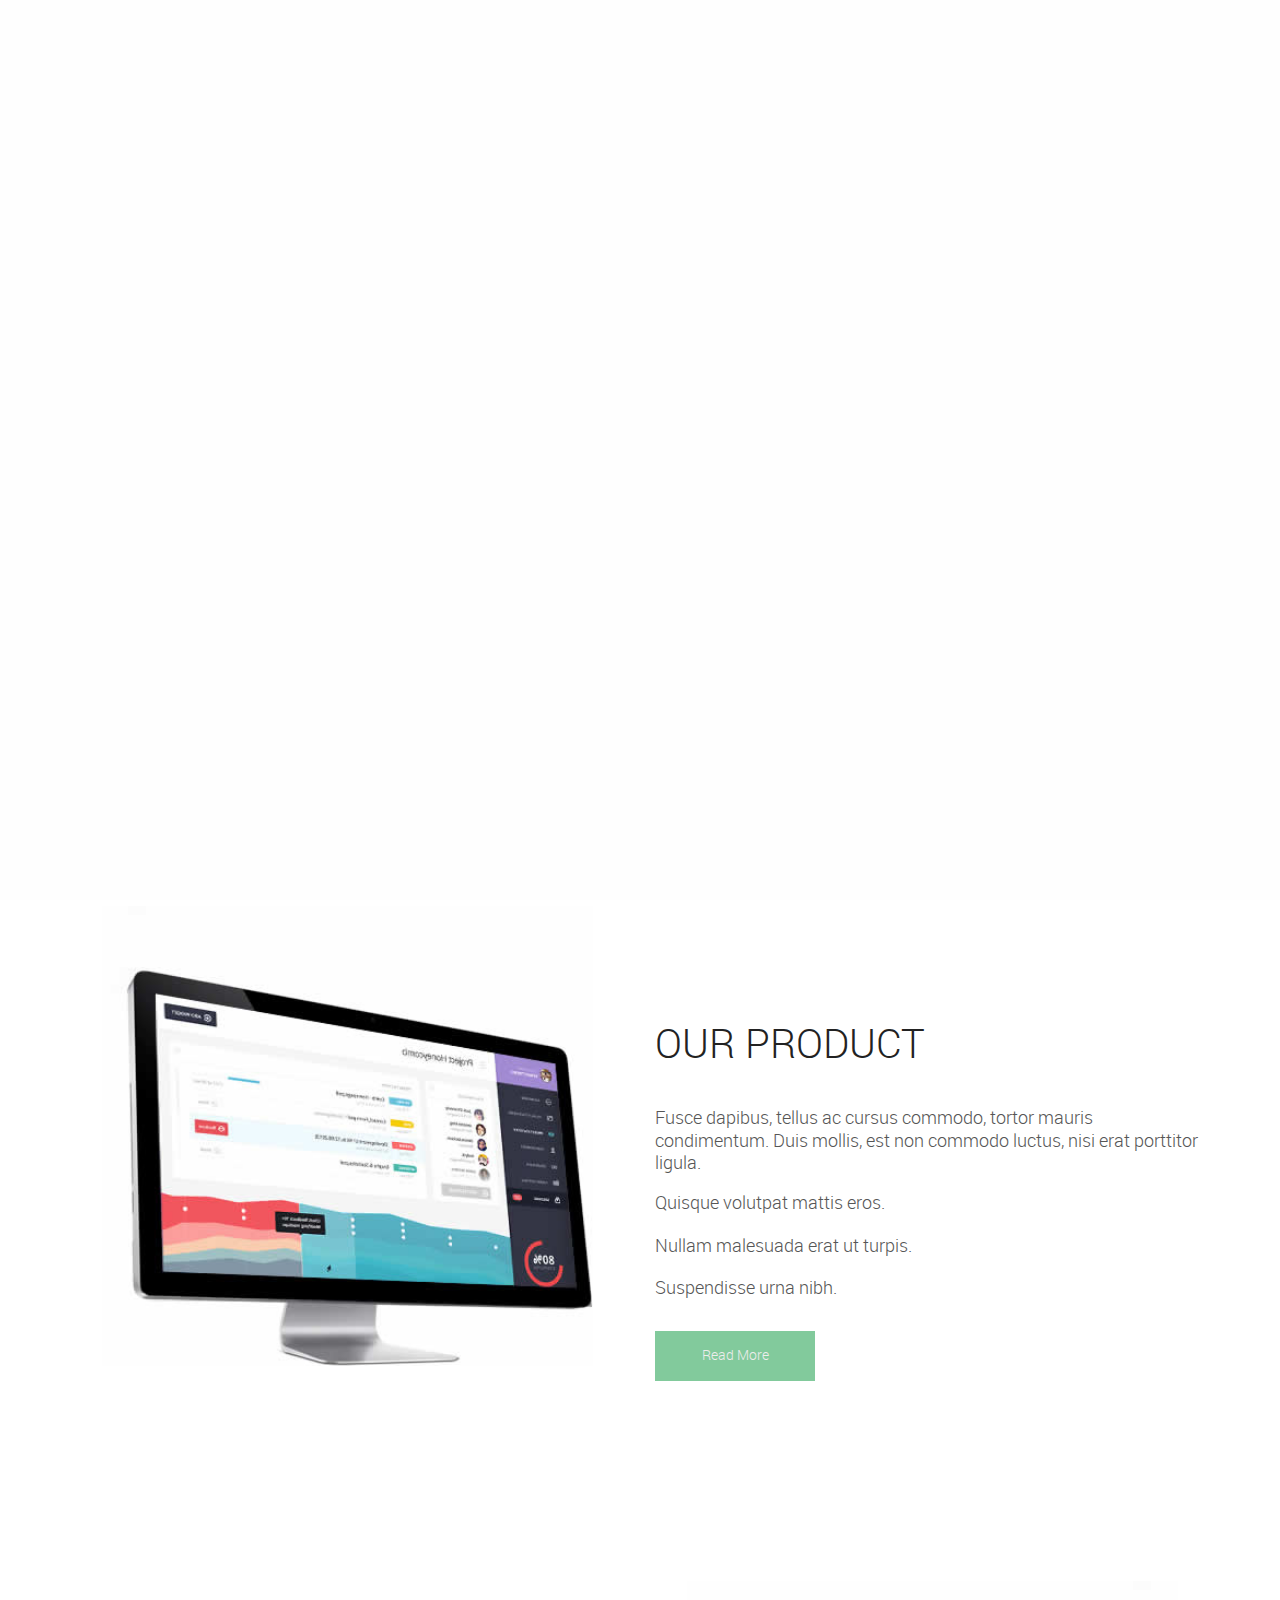
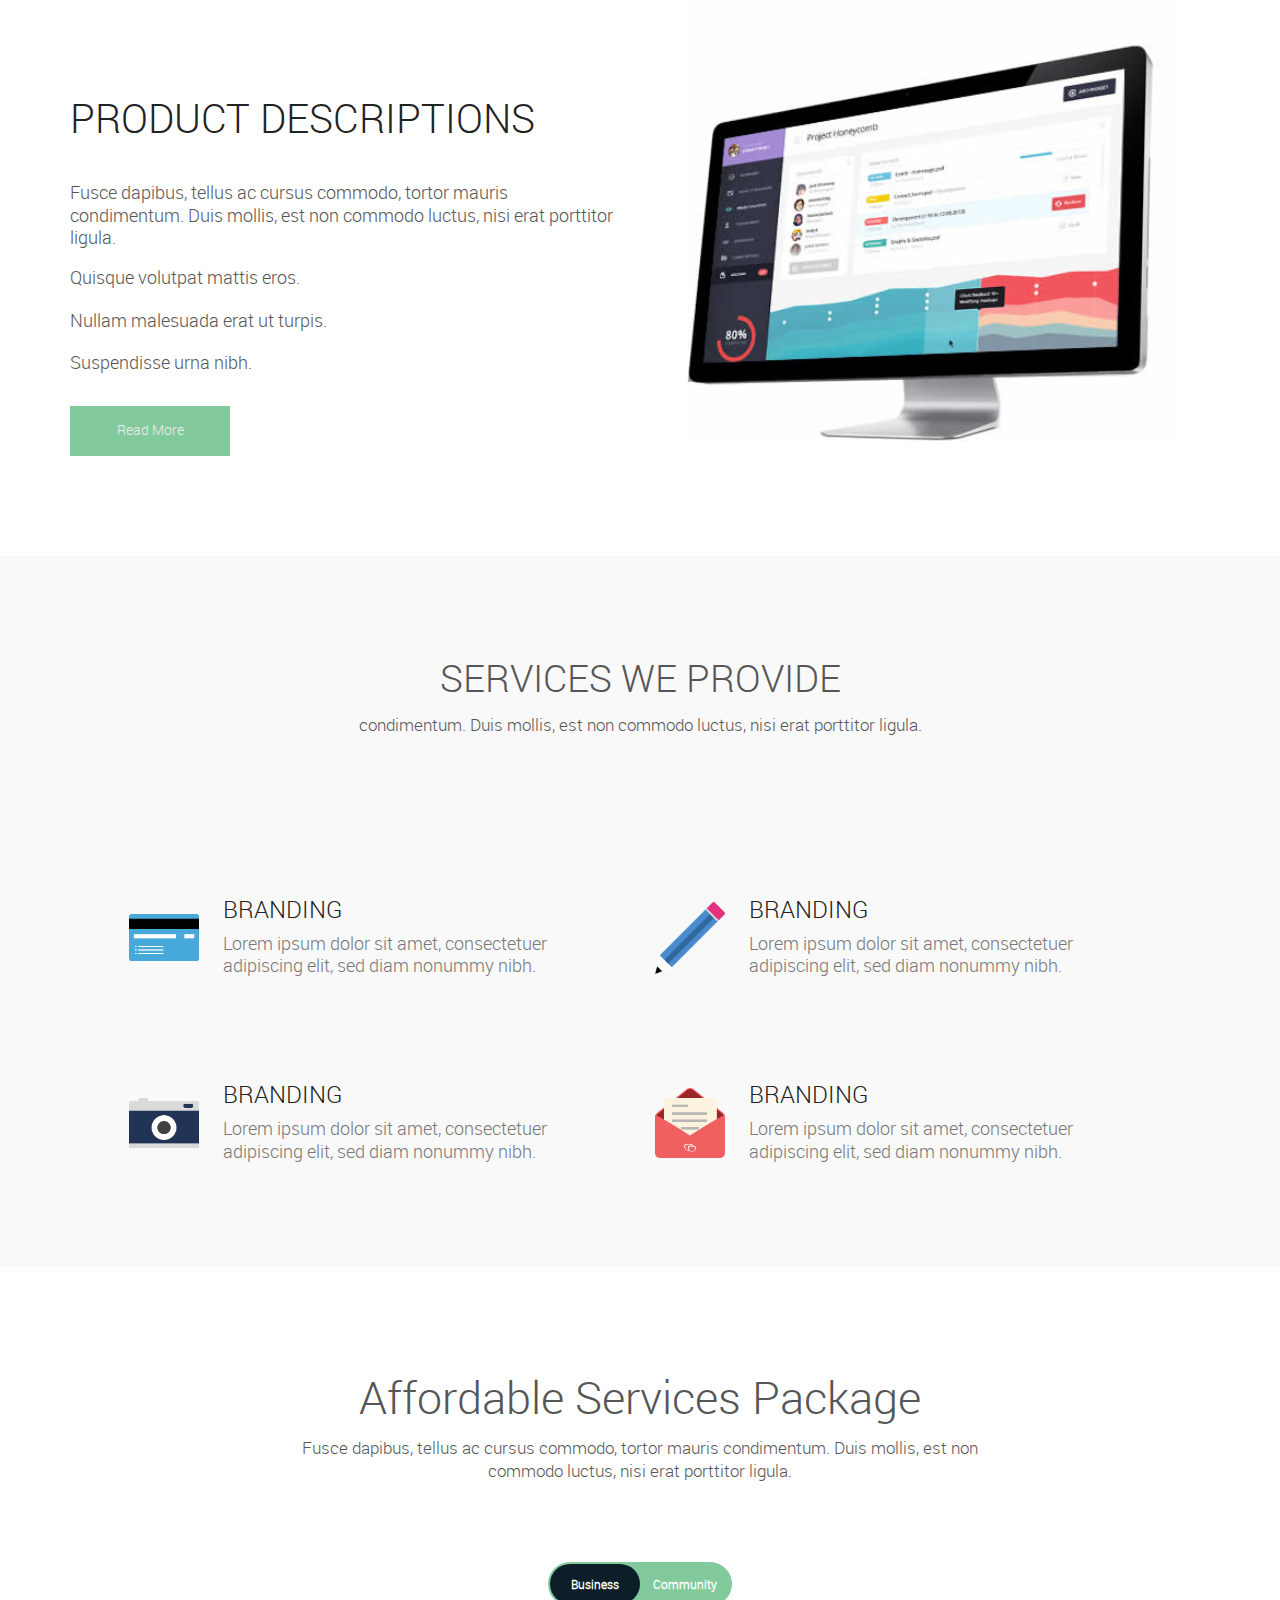
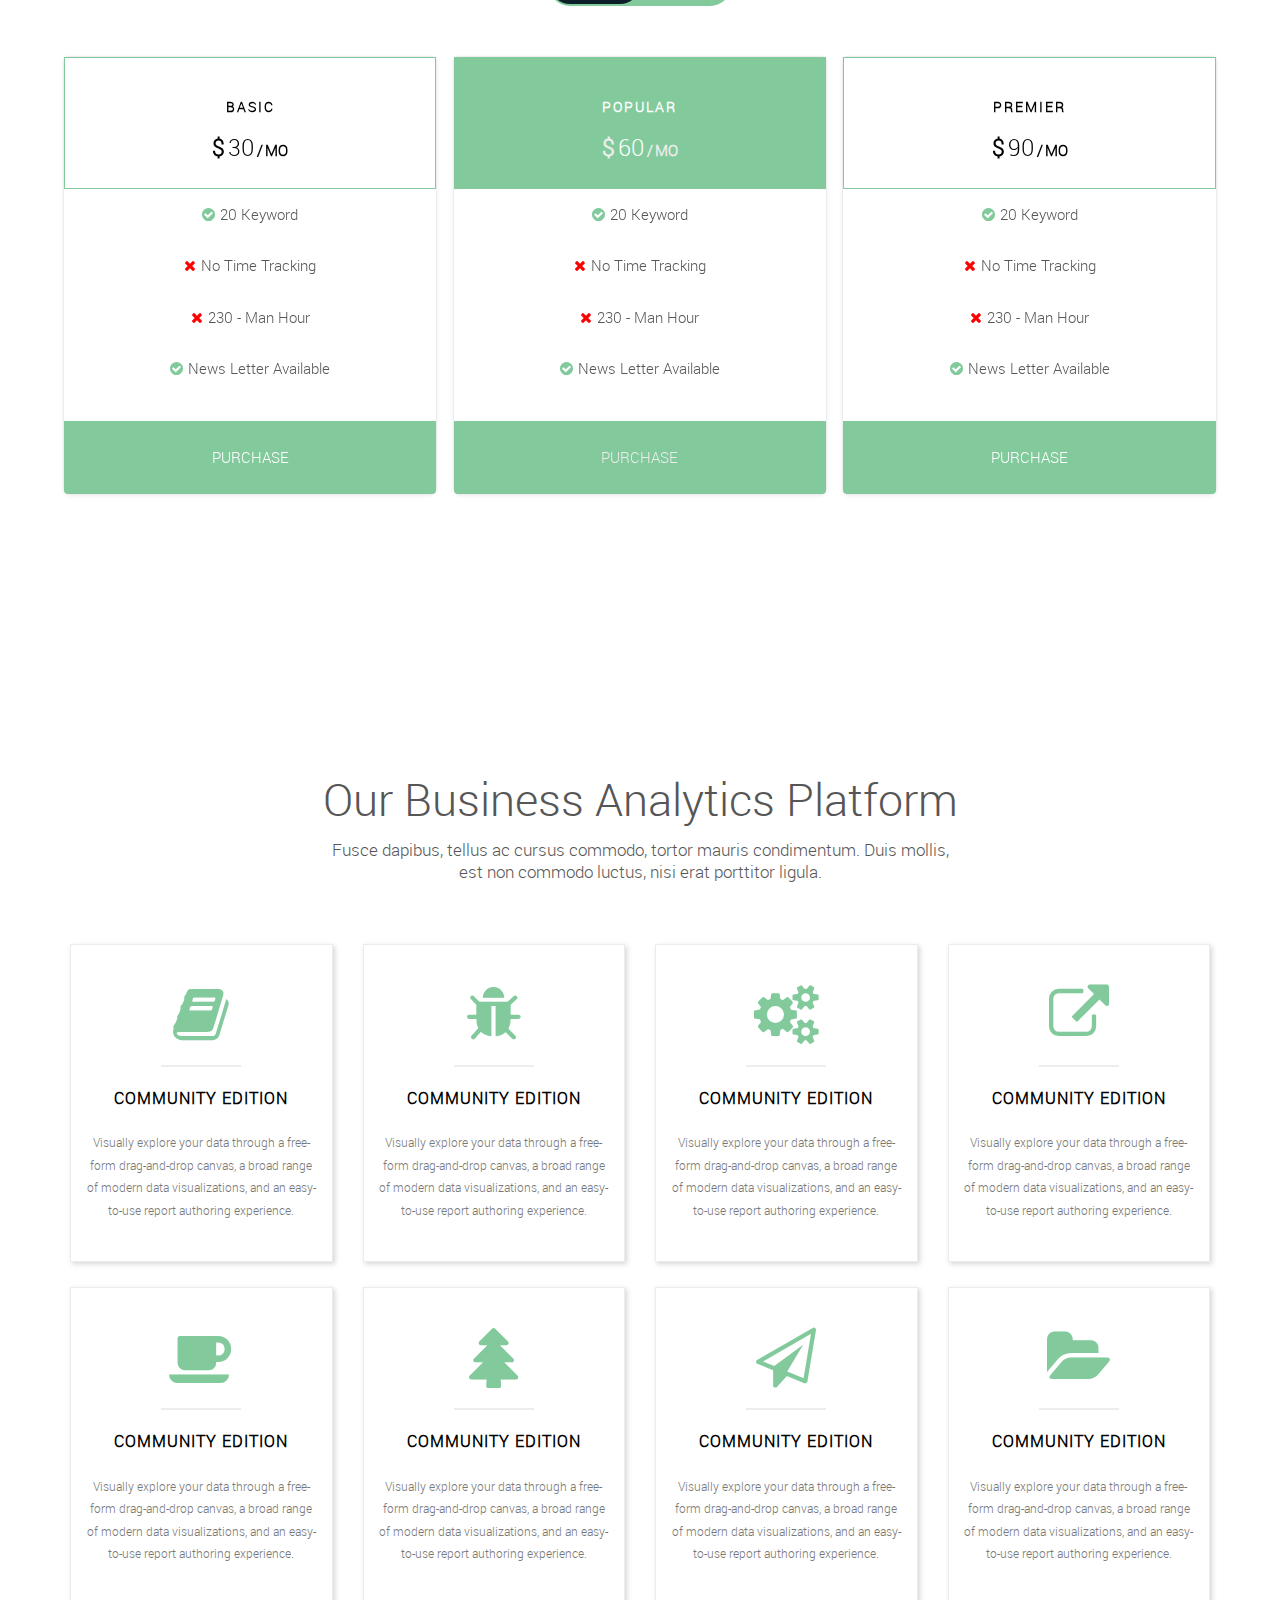
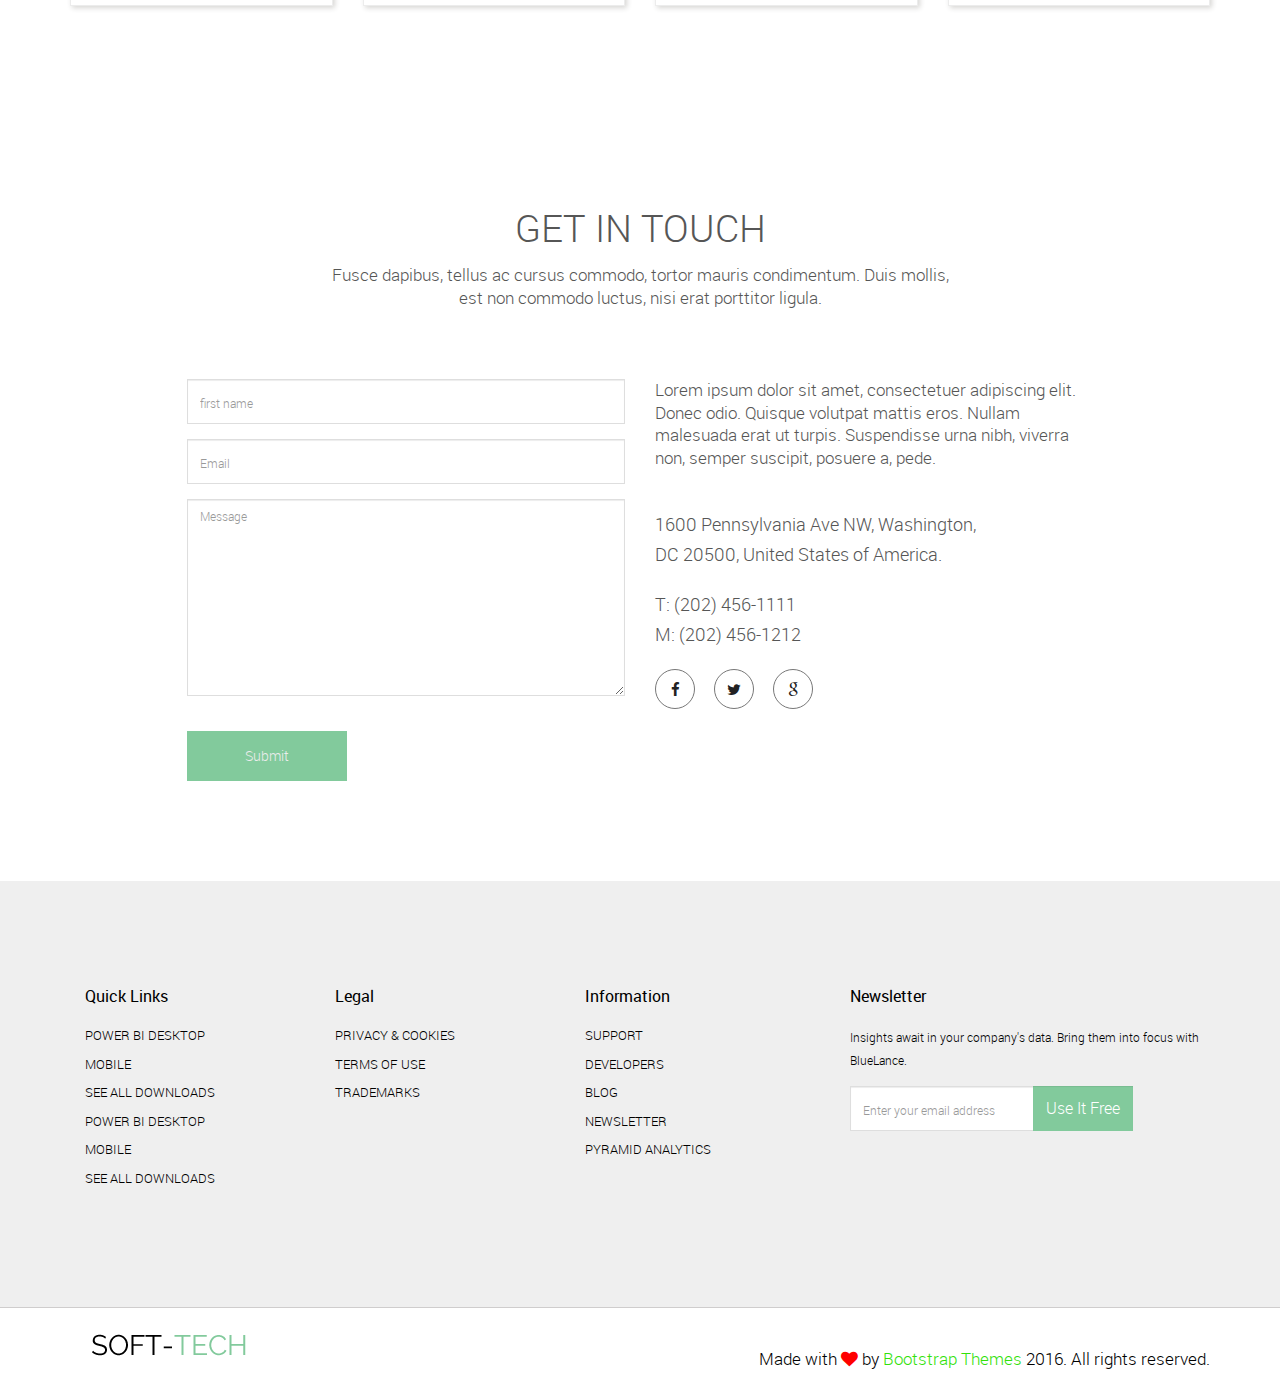
<file: assets/assignments/html/demo/assignment-7/index.html>
<!doctype html>
<!--[if lt IE 7]>      <html class="no-js lt-ie9 lt-ie8 lt-ie7" lang=""> <![endif]-->
<!--[if IE 7]>         <html class="no-js lt-ie9 lt-ie8" lang=""> <![endif]-->
<!--[if IE 8]>         <html class="no-js lt-ie9" lang=""> <![endif]-->
<!--[if gt IE 8]><!--> <html class="no-js" lang=""> <!--<![endif]-->
    <head>
        <meta charset="utf-8">
        <meta http-equiv="X-UA-Compatible" content="IE=edge,chrome=1">
        <title>Soft-Tect Free Landing Page</title>
        <meta name="description" content="">
        <meta name="viewport" content="width=device-width, initial-scale=1">
        <link rel="apple-touch-icon" href="apple-touch-icon.png">

        <link rel="stylesheet" href="assets/css/bootstrap.min.css">
        <!--        <link rel="stylesheet" href="assets/css/bootstrap-theme.min.css">-->


        <!--For Plugins external css-->
        <link rel="stylesheet" href="assets/css/plugins.css" />
        <link rel="stylesheet" href="assets/css/roboto-webfont.css" />

        <!--Theme custom css -->
        <link rel="stylesheet" href="assets/css/style.css">

        <!--Theme Responsive css-->
        <link rel="stylesheet" href="assets/css/responsive.css" />

        <script src="assets/js/vendor/modernizr-2.8.3-respond-1.4.2.min.js"></script>
    </head>
    <body>
        <!--[if lt IE 8]>
            <p class="browserupgrade">You are using an <strong>outdated</strong> browser. Please <a href="http://browsehappy.com/">upgrade your browser</a> to improve your experience.</p>
        <![endif]-->
		<div class='preloader'><div class='loaded'>&nbsp;</div></div>
        <!-- Sections -->
        <section id="social" class="social">
            <div class="container">
                <!-- Example row of columns -->
                <div class="row">
                    <div class="social-wrapper">
                        <div class="col-md-6">
                            <div class="social-icon">
                                <a href="#"><i class="fa fa-facebook"></i></a>
                                <a href="#"><i class="fa fa-twitter"></i></a>
                                <a href="#"><i class="fa fa-google-plus"></i></a>
                                <a href="#"><i class="fa fa-linkedin"></i></a>
                            </div>
                        </div>
                        <div class="col-md-6">
                            <div class="social-contact">
                                <a href="#"><i class="fa fa-phone"></i>+011 54925849</a>
                                <a href="#"><i class="fa fa-envelope"></i>contact@softech.com</a>
                            </div>
                        </div>
                    </div>
                </div>
            </div> <!-- /container -->       
        </section>

        <nav class="navbar navbar-default">
            <div class="container">
                <!-- Brand and toggle get grouped for better mobile display -->
                <div class="navbar-header">
                    <button type="button" class="navbar-toggle collapsed" data-toggle="collapse" data-target="#bs-example-navbar-collapse-1" aria-expanded="false">
                        <span class="sr-only">Toggle navigation</span>
                        <span class="icon-bar"></span>
                        <span class="icon-bar"></span>
                        <span class="icon-bar"></span>
                    </button>
                    <a class="navbar-brand" href="#"><img src="assets/images/logo.png" alt="Logo" /></a>
                </div>

                <!-- Collect the nav links, forms, and other content for toggling -->
                <div class="collapse navbar-collapse" id="bs-example-navbar-collapse-1">

                    <ul class="nav navbar-nav navbar-right">
                        <li class="active"><a href="#home">Home</a></li>
                        <li><a href="#features">PRODUCT</a></li>
                        <li><a href="#service">Service</a></li>
                        <li><a href="#price">PRICE</a></li>
                        <li><a href="#business">Business</a></li>
                        <li><a href="#contact">Contact</a></li>
                        <li class="login"><a href="#">Sign In</a></li>
                    </ul>

                </div><!-- /.navbar-collapse -->
            </div><!-- /.container-fluid -->
        </nav>

        <!--Home page style-->
        <header id="home" class="home">
            <div class="overlay-fluid-block">
                <div class="container text-center">
                    <div class="row">
                        <div class="home-wrapper">
                            <div class="col-md-10 col-md-offset-1">
                                <div class="home-content">

                                    <h1>Bring your Big Data to Life With Soft-Tech</h1>
                                    <p>Blue Lance transforms your company's data into rich visuals for you to collect and organize so you can focus on what matters to you. Stay in the know, spot trends as they happen, and push your business further.</p>

                                    <div class="row">
                                        <div class="col-md-6 col-md-offset-3 col-sm-12 col-xs-12">
                                            <div class="home-contact">
                                                <div class="input-group">
                                                    <input type="text" class="form-control" placeholder="Enter your email address">
                                                    <input type="submit" class="form-control" value="Use It Free">

                                                </div><!-- /input-group -->


                                            </div>
                                        </div>
                                    </div>


                                </div>
                            </div>
                        </div>
                    </div>
                </div>			
            </div>
        </header>

        <!-- Sections -->
        <section id="features" class="features sections">
            <div class="container">
                <div class="row">
                    <div class="main_features_content2">

                        <div class="col-sm-6">
                            <div class="single_features_left text-center">
                                <img src="assets/images/feature-2.jpg" alt="" />
                            </div>
                        </div>

                        <div class="col-sm-6 margin-top-60">
                            <div class="single_features_right ">
                                <h2>OUR PRODUCT</h2>
                                <p>Fusce dapibus, tellus ac cursus commodo, tortor mauris condimentum. Duis mollis, est non commodo luctus, nisi erat porttitor ligula.</p>
                                <ul>
                                    <li>Quisque volutpat mattis eros.</li>
                                    <li>Nullam malesuada erat ut turpis.</li>
                                    <li>Suspendisse urna nibh.</li>
                                </ul>
                                <div class="features_buttom">
                                    <a href="" class="btn btn-default">Read More</a>
                                </div>
                            </div>
                        </div>

                    </div>
                </div>
            </div>
        </section><!--End of Features 2 Section -->
        <section id="features" class="features sections">
            <div class="container">
                <div class="row">
                    <div class="main_features_content2">

                       

                        <div class="col-sm-6 margin-top-60">
                            <div class="single_features_right ">
                                <h2>PRODUCT DESCRIPTIONS</h2>
                                <p>Fusce dapibus, tellus ac cursus commodo, tortor mauris condimentum. Duis mollis, est non commodo luctus, nisi erat porttitor ligula.</p>
                                <ul>
                                    <li>Quisque volutpat mattis eros.</li>
                                    <li>Nullam malesuada erat ut turpis.</li>
                                    <li>Suspendisse urna nibh.</li>
                                </ul>
                                <div class="features_buttom">
                                    <a href="" class="btn btn-default">Read More</a>
                                </div>
                            </div>
                        </div>
                         <div class="col-sm-6">
                            <div class="single_features_left text-center">
                                <img src="assets/images/feature-1.jpg" alt="" />
                            </div>
                        </div>

                    </div>
                </div>
            </div>
        </section><!--End of Features 2 Section -->


        <section id="service" class="service2 sections lightbg">
            <div class="container">
                <div class="row">
                    <div class="main_service2">
                        <div class="head_title text-center">
                            <h2>SERVICES WE PROVIDE</h2>
                            <p>condimentum. Duis mollis, est non commodo luctus, nisi erat porttitor ligula.</p>
                        </div>

                        <div class="service_content">
                            <div class="col-md-6 col-sm-6">
                                <div class="single_service2">
                                    <div class="single_service_left">
                                        <img src="assets/images/flaticon1.png" alt="" />
                                    </div>
                                    <div class="single_service_right">
                                        <h2>Branding</h2>
                                        <p>Lorem ipsum dolor sit amet, consectetuer adipiscing elit, sed diam nonummy nibh.</p>
                                    </div>
                                </div>
                            </div>
                            <div class="col-md-6 col-sm-6">
                                <div class="single_service2">
                                    <div class="single_service_left">
                                       <img src="assets/images/flaticon2.png" alt="" />
                                    </div>
                                    <div class="single_service_right">
                                        <h2>Branding</h2>
                                        <p>Lorem ipsum dolor sit amet, consectetuer adipiscing elit, sed diam nonummy nibh.</p>
                                    </div>
                                </div>
                            </div>
                            <div class="col-md-6 col-sm-6">
                                <div class="single_service2">
                                    <div class="single_service_left">
                                      <img src="assets/images/flaticon3.png" alt="" />
                                    </div>
                                    <div class="single_service_right">
                                        <h2>Branding</h2>
                                        <p>Lorem ipsum dolor sit amet, consectetuer adipiscing elit, sed diam nonummy nibh.</p>
                                    </div>
                                </div>
                            </div>
                            <div class="col-md-6 col-sm-6">
                                <div class="single_service2">
                                    <div class="single_service_left">
                                        <img src="assets/images/flaticon4.png" alt="" />
                                    </div>
                                    <div class="single_service_right">
                                        <h2>Branding</h2>
                                        <p>Lorem ipsum dolor sit amet, consectetuer adipiscing elit, sed diam nonummy nibh.</p>
                                    </div>
                                </div>
                            </div>
                        </div>
                    </div>
                </div>
            </div>
        </section><!-- End of Service2 Section -->		



        <!-- Sections -->
        <section id="price" class="price sections">


            <div class="head_title text-center">
                <h1>Affordable Services Package</h1>
				<p>Fusce dapibus, tellus ac cursus commodo, tortor mauris condimentum. Duis mollis, est non commodo luctus, nisi erat porttitor ligula.</p>
            </div>
            <!-- Example row of columns -->
            <div class="cd-pricing-container cd-has-margins">
                <div class="cd-pricing-switcher">
                    <p class="fieldset">
                        <input type="radio" name="duration-2" value="monthly" id="monthly-2" checked>
                        <label for="monthly-2">Business</label>
                        <input type="radio" name="duration-2" value="yearly" id="yearly-2">
                        <label for="yearly-2">Community</label>
                        <span class="cd-switch"></span>
                    </p>
                </div> <!-- .cd-pricing-switcher -->

                <ul class="cd-pricing-list cd-bounce-invert">
                    <li>
                        <ul class="cd-pricing-wrapper">
                            <li data-type="monthly" class="is-visible">
                                <header class="cd-pricing-header">
                                    <h2>Basic</h2>

                                    <div class="cd-price">
                                        <span class="cd-currency">$</span>
                                        <span class="cd-value">30</span>
                                        <span class="cd-duration">mo</span>
                                    </div>
                                </header> <!-- .cd-pricing-header -->

                                <div class="cd-pricing-body">
                                    <ul class="cd-pricing-features">
                                        <li><em><i class="fa fa-check-circle"></i></em>20 Keyword</li>
                                        <li><em><i class="fa fa-remove"></i></em>No Time Tracking</li>
                                        <li><em><i class="fa fa-remove"></i></em>230 - Man Hour</li>
                                        <li><em><i class="fa fa-check-circle"></i></em>News Letter Available</li>

                                    </ul>
                                </div> <!-- .cd-pricing-body -->

                                <footer class="cd-pricing-footer">
                                    <a class="cd-select" href="#">Purchase</a>
                                </footer>  <!-- .cd-pricing-footer -->
                            </li>

                            <li data-type="yearly" class="is-hidden">
                                <header class="cd-pricing-header">
                                    <h2>Basic</h2>

                                    <div class="cd-price">
                                        <span class="cd-currency">$</span>
                                        <span class="cd-value">320</span>
                                        <span class="cd-duration">yr</span>
                                    </div>
                                </header> <!-- .cd-pricing-header -->

                                <div class="cd-pricing-body">
                                    <ul class="cd-pricing-features">
                                        <li><em><i class="fa fa-check-circle"></i></em>20 Keyword</li>
                                        <li><em><i class="fa fa-remove"></i></em>No Time Tracking</li>
                                        <li><em><i class="fa fa-remove"></i></em>230 - Man Hour</li>
                                        <li><em><i class="fa fa-check-circle"></i></em>News Letter Available</li>

                                    </ul>
                                </div> <!-- .cd-pricing-body -->

                                <footer class="cd-pricing-footer">
                                    <a class="cd-select" href="#">Purchase</a>
                                </footer>  <!-- .cd-pricing-footer -->
                            </li>
                        </ul> <!-- .cd-pricing-wrapper -->
                    </li>

                    <li class="cd-popular">
                        <ul class="cd-pricing-wrapper">
                            <li data-type="monthly" class="is-visible">
                                <header class="cd-pricing-header">
                                    <h2>Popular</h2>
                                    <div class="cd-price">
                                        <span class="cd-currency">$</span>
                                        <span class="cd-value">60</span>
                                        <span class="cd-duration">mo</span>
                                    </div>
                                </header> <!-- .cd-pricing-header -->

                                <div class="cd-pricing-body">
                                    <ul class="cd-pricing-features">
                                        <li><em><i class="fa fa-check-circle"></i></em>20 Keyword</li>
                                        <li><em><i class="fa fa-remove"></i></em>No Time Tracking</li>
                                        <li><em><i class="fa fa-remove"></i></em>230 - Man Hour</li>
                                        <li><em><i class="fa fa-check-circle"></i></em>News Letter Available</li>

                                    </ul>
                                </div> <!-- .cd-pricing-body -->

                                <footer class="cd-pricing-footer">
                                    <a class="cd-select" href="#">Purchase</a>
                                </footer>  <!-- .cd-pricing-footer -->
                            </li>

                            <li data-type="yearly" class="is-hidden">
                                <header class="cd-pricing-header">
                                    <h2>Popular</h2>

                                    <div class="cd-price">
                                        <span class="cd-currency">$</span>
                                        <span class="cd-value">630</span>
                                        <span class="cd-duration">yr</span>
                                    </div>
                                </header> <!-- .cd-pricing-header -->

                                <div class="cd-pricing-body">
                                    <ul class="cd-pricing-features">
                                        <li><em><i class="fa fa-check-circle"></i></em>20 Keyword</li>
                                        <li><em><i class="fa fa-remove"></i></em>No Time Tracking</li>
                                        <li><em><i class="fa fa-remove"></i></em>230 - Man Hour</li>
                                        <li><em><i class="fa fa-check-circle"></i></em>News Letter Available</li>

                                    </ul>
                                </div> <!-- .cd-pricing-body -->

                                <footer class="cd-pricing-footer">
                                    <a class="cd-select" href="#">Purchase</a>
                                </footer>  <!-- .cd-pricing-footer -->
                            </li>
                        </ul> <!-- .cd-pricing-wrapper -->
                    </li>

                    <li>
                        <ul class="cd-pricing-wrapper">
                            <li data-type="monthly" class="is-visible">
                                <header class="cd-pricing-header">
                                    <h2>Premier</h2>

                                    <div class="cd-price">
                                        <span class="cd-currency">$</span>
                                        <span class="cd-value">90</span>
                                        <span class="cd-duration">mo</span>
                                    </div>
                                </header> <!-- .cd-pricing-header -->

                                <div class="cd-pricing-body">
                                    <ul class="cd-pricing-features">
                                        <li><em><i class="fa fa-check-circle"></i></em>20 Keyword</li>
                                        <li><em><i class="fa fa-remove"></i></em>No Time Tracking</li>
                                        <li><em><i class="fa fa-remove"></i></em>230 - Man Hour</li>
                                        <li><em><i class="fa fa-check-circle"></i></em>News Letter Available</li>

                                    </ul>
                                </div> <!-- .cd-pricing-body -->

                                <footer class="cd-pricing-footer">
                                    <a class="cd-select" href="#">Purchase</a>
                                </footer>  <!-- .cd-pricing-footer -->
                            </li>

                            <li data-type="yearly" class="is-hidden">
                                <header class="cd-pricing-header">
                                    <h2>Premier</h2>

                                    <div class="cd-price">
                                        <span class="cd-currency">$</span>
                                        <span class="cd-value">950</span>
                                        <span class="cd-duration">yr</span>
                                    </div>
                                </header> <!-- .cd-pricing-header -->

                                <div class="cd-pricing-body">
                                    <ul class="cd-pricing-features">
                                        <li><em><i class="fa fa-check-circle"></i></em>20 Keyword</li>
                                        <li><em><i class="fa fa-remove"></i></em>No Time Tracking</li>
                                        <li><em><i class="fa fa-remove"></i></em>230 - Man Hour</li>
                                        <li><em><i class="fa fa-check-circle"></i></em>News Letter Available</li>

                                    </ul>
                                </div> <!-- .cd-pricing-body -->

                                <footer class="cd-pricing-footer">
                                    <a class="cd-select" href="#">Purchase</a>
                                </footer>  <!-- .cd-pricing-footer -->
                            </li>
                        </ul> <!-- .cd-pricing-wrapper -->
                    </li>
                </ul> <!-- .cd-pricing-list -->
            </div> <!-- .cd-pricing-container -->	

        </section>

        <!-- Sections -->
        <section id="business" class="portfolio sections">
            <div class="container">
                <div class="head_title text-center">
                    <h1>Our Business Analytics Platform</h1>
					<p>Fusce dapibus, tellus ac cursus commodo, tortor mauris condimentum. Duis mollis, est non commodo luctus, nisi erat porttitor ligula.</p>
                </div>

                <div class="row">
                    <div class="portfolio-wrapper text-center">
                        <div class="col-md-3 col-sm-6 col-xs-12">
                            <div class="community-edition">
                                <i class="fa fa-book"></i>
                                <div class="separator"></div>
                                <h4>Community Edition</h4>
                                <p>Visually explore your data through a free-form drag-and-drop canvas, a broad range of modern data visualizations, and an easy-to-use report authoring experience.</p>
                            </div>
                        </div>

                        <div class="col-md-3 col-sm-6 col-xs-12">
                            <div class="community-edition">
                                <i class="fa fa-bug"></i>
                                <div class="separator"></div>
                                <h4>Community Edition</h4>
                                <p>Visually explore your data through a free-form drag-and-drop canvas, a broad range of modern data visualizations, and an easy-to-use report authoring experience.</p>
                            </div>
                        </div>

                        <div class="col-md-3 col-sm-6 col-xs-12">
                            <div class="community-edition">
                                <i class="fa fa-gears"></i>
                                <div class="separator"></div>
                                <h4>Community Edition</h4>
                                <p>Visually explore your data through a free-form drag-and-drop canvas, a broad range of modern data visualizations, and an easy-to-use report authoring experience.</p>
                            </div>
                        </div>

                        <div class="col-md-3 col-sm-6 col-xs-12">
                            <div class="community-edition">
                                <i class="fa fa-external-link"></i>
                                <div class="separator"></div>
                                <h4>Community Edition</h4>
                                <p>Visually explore your data through a free-form drag-and-drop canvas, a broad range of modern data visualizations, and an easy-to-use report authoring experience.</p>
                            </div>
                        </div>

                    </div>
                </div>

                <!-- Example row of columns -->
                <div class="row">
                    <div class="portfolio-wrapper2 text-center">
                        <div class="col-md-3 col-sm-6 col-xs-12">
                            <div class="community-edition">
                                <i class="fa fa-coffee"></i>
                                <div class="separator"></div>
                                <h4>Community Edition</h4>
                                <p>Visually explore your data through a free-form drag-and-drop canvas, a broad range of modern data visualizations, and an easy-to-use report authoring experience.</p>
                            </div>
                        </div>

                        <div class="col-md-3 col-sm-6 col-xs-12">
                            <div class="community-edition">
                                <i class="fa fa-tree"></i>
                                <div class="separator"></div>
                                <h4>Community Edition</h4>
                                <p>Visually explore your data through a free-form drag-and-drop canvas, a broad range of modern data visualizations, and an easy-to-use report authoring experience.</p>
                            </div>
                        </div>

                        <div class="col-md-3 col-sm-6 col-xs-12">
                            <div class="community-edition">
                                <i class="fa fa-paper-plane-o"></i>
                                <div class="separator"></div>
                                <h4>Community Edition</h4>
                                <p>Visually explore your data through a free-form drag-and-drop canvas, a broad range of modern data visualizations, and an easy-to-use report authoring experience.</p>
                            </div>
                        </div>

                        <div class="col-md-3 col-sm-6 col-xs-12">
                            <div class="community-edition">
                                <i class="fa fa-folder-open"></i>
                                <div class="separator"></div>
                                <h4>Community Edition</h4>
                                <p>Visually explore your data through a free-form drag-and-drop canvas, a broad range of modern data visualizations, and an easy-to-use report authoring experience.</p>
                            </div>
                        </div>

                    </div>
                </div>
            </div> <!-- /container -->       
        </section>


        <section id="contact" class="contact sections">
            <div class="container">
                <div class="row">
                    <div class="main_contact whitebackground">
                        <div class="head_title text-center">
                            <h2>GET IN TOUCH</h2>
							<p>Fusce dapibus, tellus ac cursus commodo, tortor mauris condimentum. Duis mollis, est non commodo luctus, nisi erat porttitor ligula.</p>
                        </div>
                        <div class="contact_content">
                            <div class="col-md-6">
                                <div class="single_left_contact">
                                    <form action="#" id="formid">

                                        <div class="form-group">
                                            <input type="text" class="form-control" name="name" placeholder="first name" required="">
                                        </div>

                                        <div class="form-group">
                                            <input type="email" class="form-control" name="email" placeholder="Email" required="">
                                        </div>


                                        <div class="form-group">
                                            <textarea class="form-control" name="message" rows="8" placeholder="Message"></textarea>
                                        </div>

                                        <div class="center-content">
                                            <input type="submit" value="Submit" class="btn btn-default">
                                        </div>
                                    </form>
                                </div>
                            </div>
                            <div class="col-md-6">
                                <div class="single_right_contact">
                                    <p>Lorem ipsum dolor sit amet, consectetuer adipiscing elit. Donec odio. Quisque volutpat mattis eros. Nullam malesuada erat ut turpis. Suspendisse urna nibh, viverra non, semper suscipit, posuere a, pede.</p>

                                    <div class="contact_address margin-top-40">
                                        <span>1600 Pennsylvania Ave NW, Washington,</span>
                                        <span>DC 20500, United States of America.</span> 
                                        <span class="margin-top-20">T: (202) 456-1111</span> 
                                        <span>M: (202) 456-1212</span> 
                                    </div>

                                    <div class="contact_socail_bookmark">
                                        <a href=""><i class="fa fa-facebook"></i></a>
                                        <a href=""><i class="fa fa-twitter"></i></a>
                                        <a href=""><i class="fa fa-google"></i></a>
                                    </div>

                                </div>
                            </div>
                        </div>
                    </div>
                </div>
            </div>
        </section><!-- End of Contact Section -->


        <section id="footer-menu" class="sections footer-menu">
            <div class="container">
                <div class="row">
                    <div class="footer-menu-wrapper">

                        <div class="col-md-8 col-sm-12 col-xs-12">
                            <div class="col-md-4 col-sm-6 col-xs-12">
                                <div class="menu-item">
                                    <h5>Quick Links</h5>
                                    <ul>
                                        <li>POWER BI DESKTOP</li>
                                        <li>MOBILE</li>
                                        <li>SEE ALL DOWNLOADS</li>
                                        <li>POWER BI DESKTOP</li>
                                        <li>MOBILE</li>
                                        <li>SEE ALL DOWNLOADS</li>
                                    </ul>
                                </div>
                            </div>

                            <div class="col-md-4 col-sm-6 col-xs-12">
                                <div class="menu-item">
                                    <h5>Legal</h5>
                                    <ul>
                                        <li>PRIVACY & COOKIES</li>
                                        <li>TERMS OF USE</li>
                                        <li>TRADEMARKS</li>
                                    </ul>
                                </div>
                            </div>

                            <div class="col-md-4 col-sm-6 col-xs-12">
                                <div class="menu-item">
                                    <h5>Information</h5>
                                    <ul>
                                        <li>SUPPORT</li>
                                        <li>DEVELOPERS</li>
                                        <li>BLOG</li>
                                        <li>NEWSLETTER</li>
                                        <li>PYRAMID ANALYTICS</li>
                                    </ul>
                                </div>
                            </div>
                        </div>

                        <div class="col-md-4 col-sm-6 col-xs-12">
                            <div class="menu-item">
                                <h5>Newsletter</h5>
                                <p>Insights await in your company's data. Bring them into focus with BlueLance.</p>
                                <div class="input-group">
                                    <input type="text" class="form-control" placeholder="Enter your email address">
                                    <input type="submit" class="form-control" value="Use It Free">
                                </div>
                            </div>
                        </div>

                    </div>
                </div>
            </div>
        </section>


        <!--Footer-->
        <footer id="footer" class="footer">
            <div class="container">
                <div class="row">
                    <div class="footer-wrapper">

                        <div class="col-md-6 col-sm-6 col-xs-12">
                            <div class="footer-brand">
                                <img src="assets/images/logo.png" alt="logo" />
                            </div>
                        </div>

                        <div class="col-md-6 col-sm-6 col-xs-12">
                            <div class="copyright">
                                <p>Made with <i class="fa fa-heart"></i> by <a target="_blank" href="http://bootstrapthemes.co"> Bootstrap Themes </a>2016. All rights reserved.</p>

                            </div>
                        </div>

                    </div>
                </div>
            </div>
        </footer>
		
		
		<div class="scrollup">
			<a href="#"><i class="fa fa-chevron-up"></i></a>
		</div>


        <script src="assets/js/vendor/jquery-1.11.2.min.js"></script>
        <script src="assets/js/vendor/bootstrap.min.js"></script>

        <script src="assets/js/plugins.js"></script>
        <script src="assets/js/modernizr.js"></script>
        <script src="assets/js/main.js"></script>
    </body>
</html>
</file>
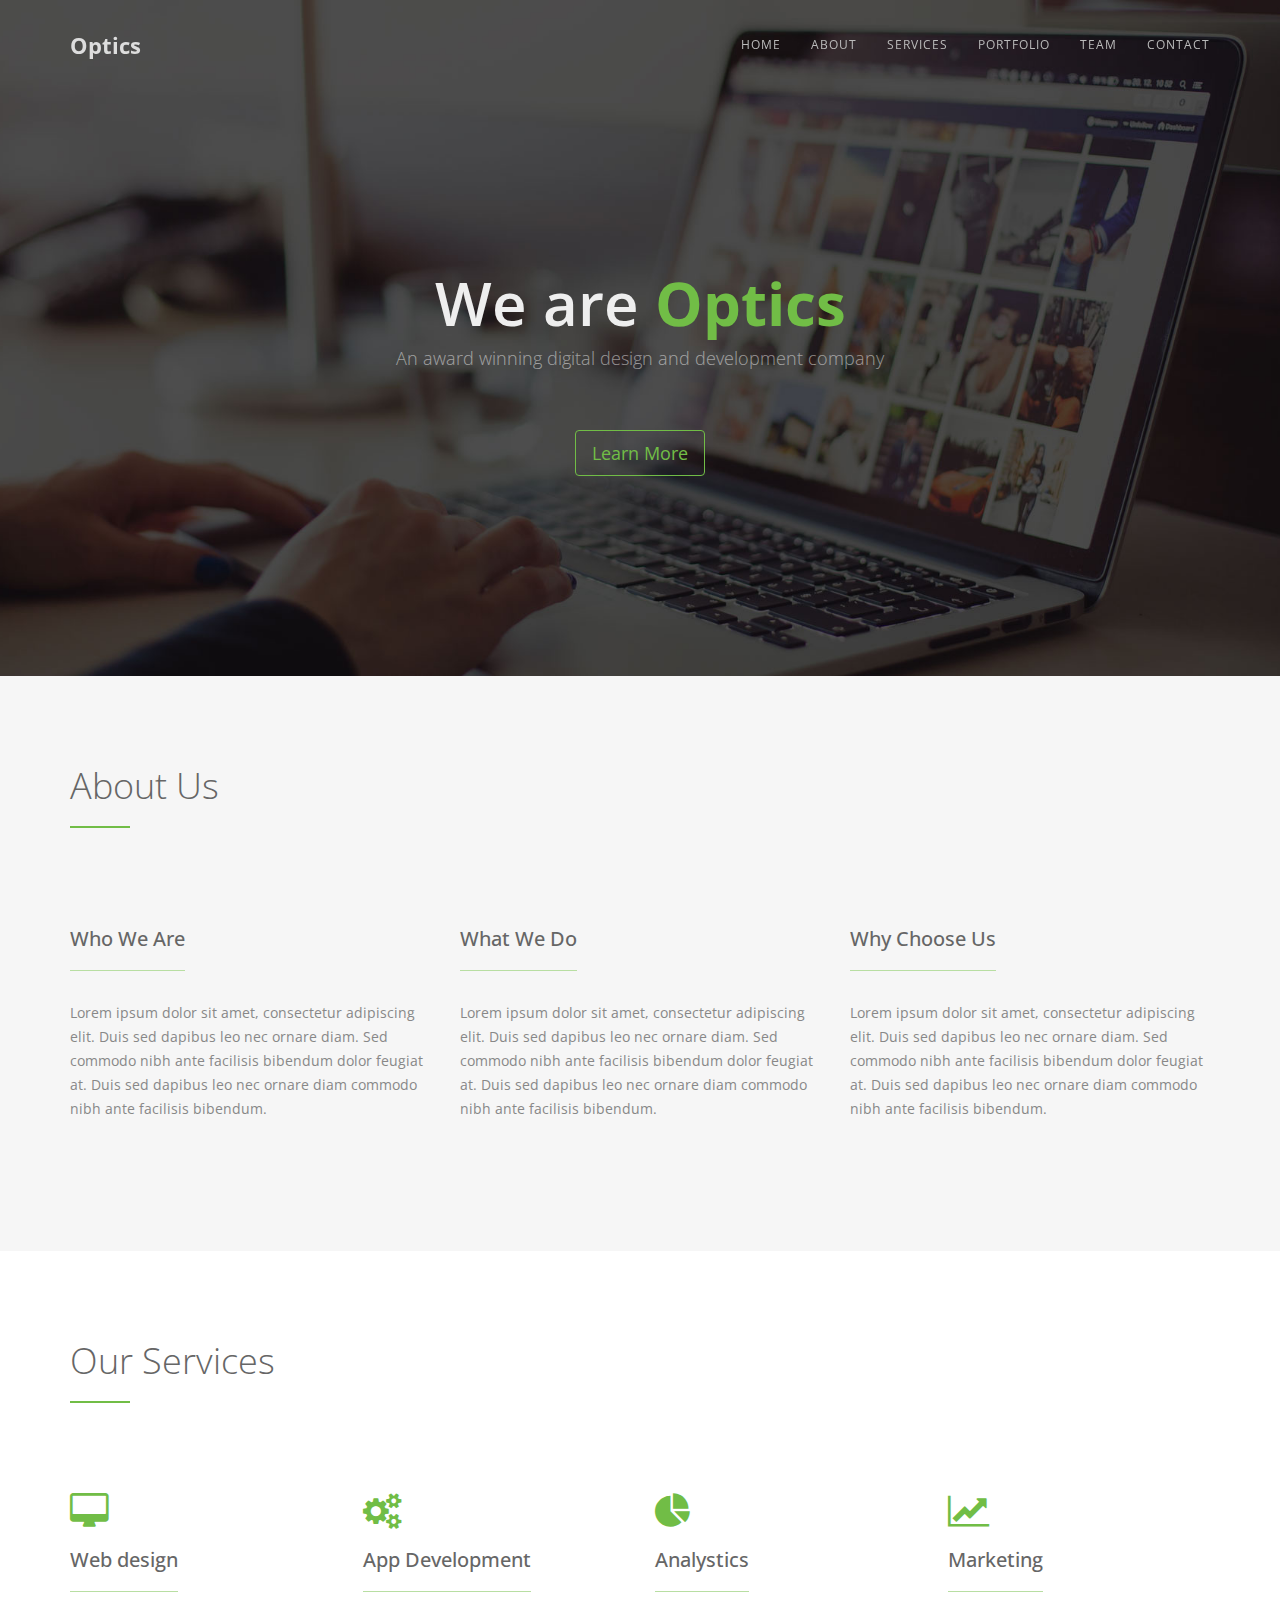
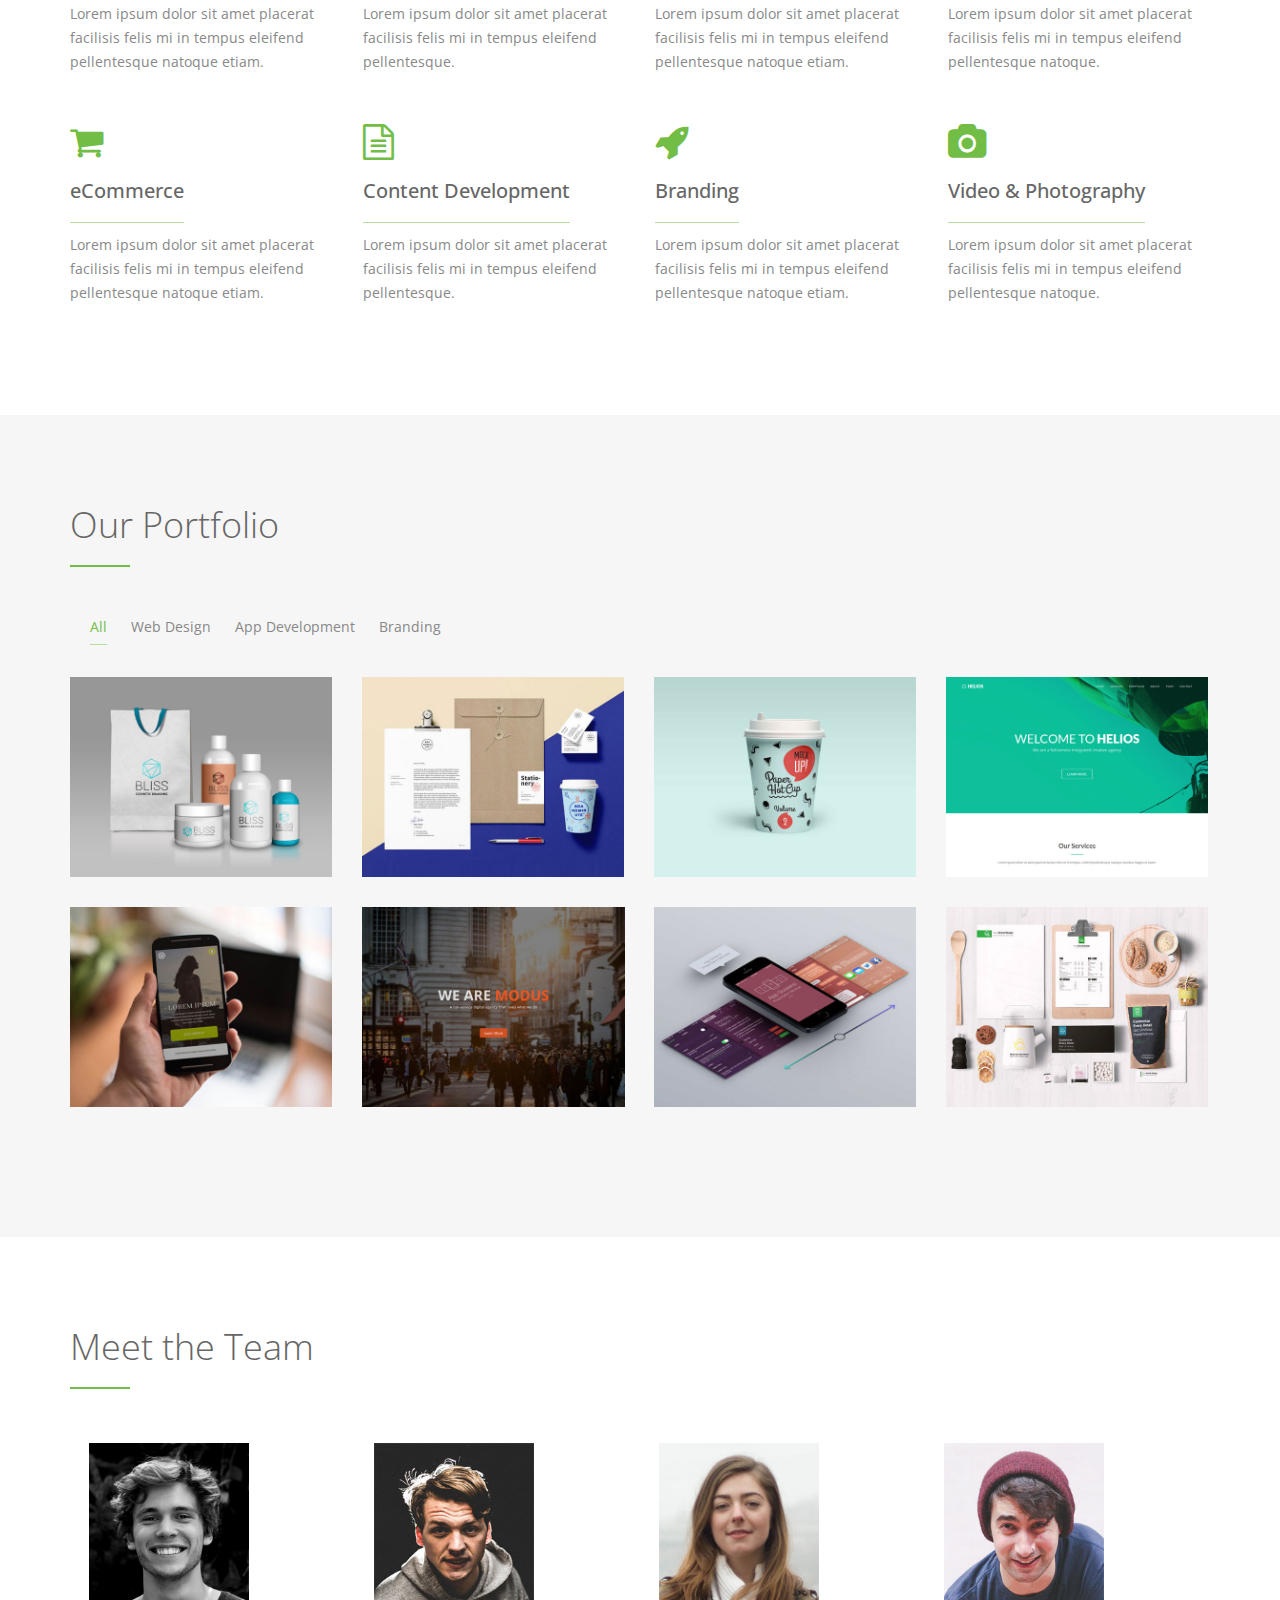
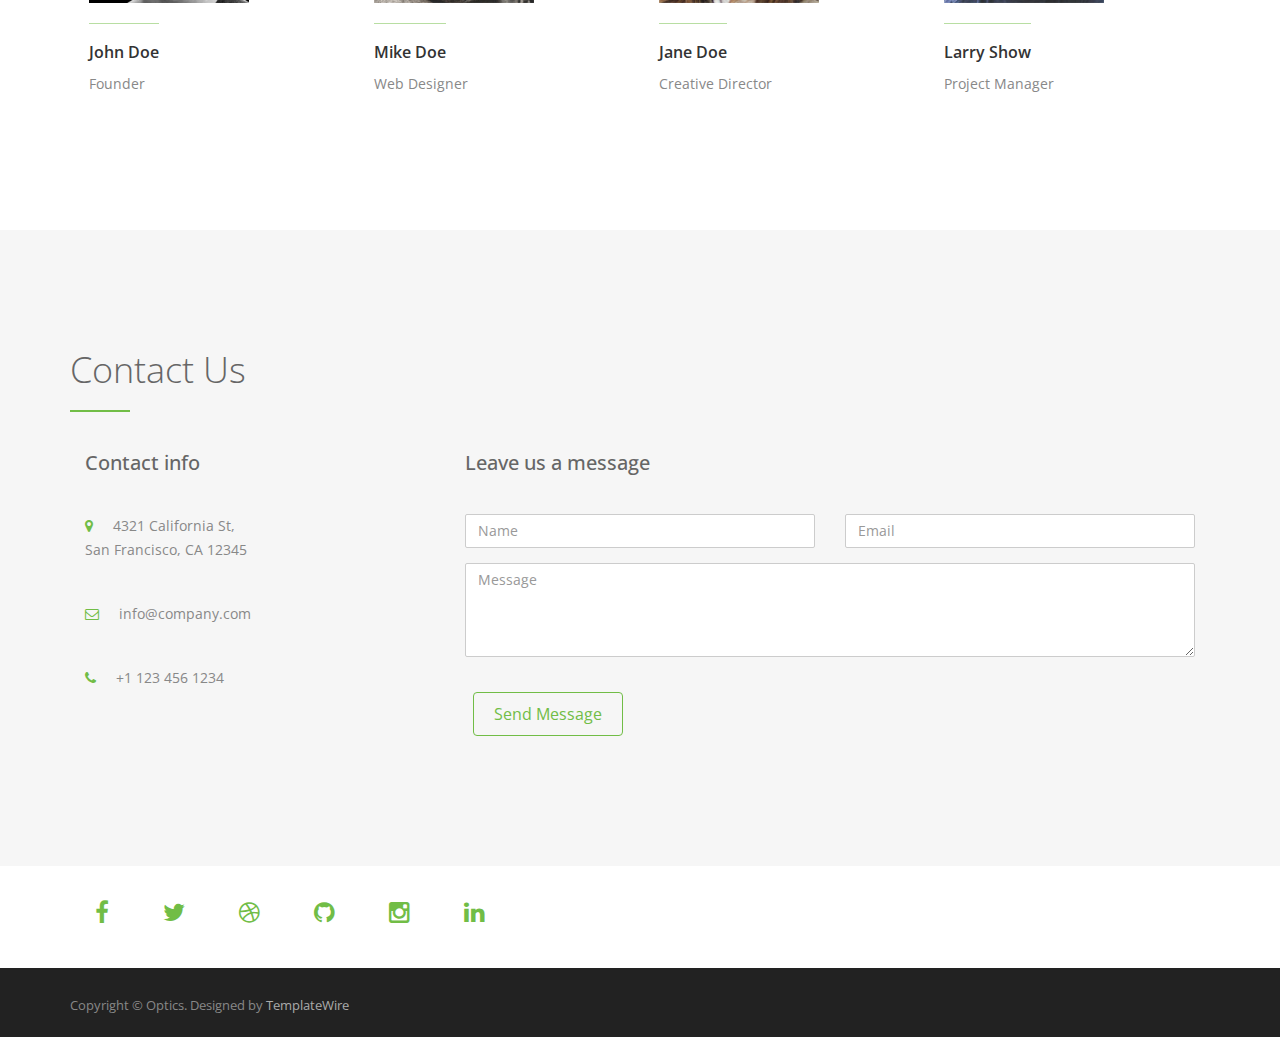
<file: assets/assignments/html/demo/assignment-8/index.html>
<!DOCTYPE html>
<html lang="en">
<head>
<meta charset="utf-8">
<meta name="viewport" content="width=device-width, initial-scale=1">
<title>Optics</title>
<meta name="description" content="">
<meta name="author" content="">

<!-- Favicons
    ================================================== -->
<link rel="shortcut icon" href="img/favicon.ico" type="image/x-icon">
<link rel="apple-touch-icon" href="img/apple-touch-icon.png">
<link rel="apple-touch-icon" sizes="72x72" href="img/apple-touch-icon-72x72.png">
<link rel="apple-touch-icon" sizes="114x114" href="img/apple-touch-icon-114x114.png">

<!-- Bootstrap -->
<link rel="stylesheet" type="text/css"  href="css/bootstrap.css">
<link rel="stylesheet" type="text/css" href="fonts/font-awesome/css/font-awesome.css">

<!-- Stylesheet
    ================================================== -->
<link rel="stylesheet" type="text/css"  href="css/style.css">
<link rel="stylesheet" type="text/css" href="css/prettyPhoto.css">
<link href='http://fonts.googleapis.com/css?family=Lato:400,700,900,300' rel='stylesheet' type='text/css'>
<link href='http://fonts.googleapis.com/css?family=Open+Sans:400,700,800,600,300' rel='stylesheet' type='text/css'>
<script type="text/javascript" src="js/modernizr.custom.js"></script>

<!-- HTML5 shim and Respond.js for IE8 support of HTML5 elements and media queries -->
<!-- WARNING: Respond.js doesn't work if you view the page via file:// -->
<!--[if lt IE 9]>
      <script src="https://oss.maxcdn.com/html5shiv/3.7.2/html5shiv.min.js"></script>
      <script src="https://oss.maxcdn.com/respond/1.4.2/respond.min.js"></script>
    <![endif]-->
</head>
<body>
<!-- Navigation
    ==========================================-->
<nav id="menu" class="navbar navbar-default navbar-fixed-top">
  <div class="container"> 
    <!-- Brand and toggle get grouped for better mobile display -->
    <div class="navbar-header">
      <button type="button" class="navbar-toggle collapsed" data-toggle="collapse" data-target="#bs-example-navbar-collapse-1"> <span class="sr-only">Toggle navigation</span> <span class="icon-bar"></span> <span class="icon-bar"></span> <span class="icon-bar"></span> </button>
      <a class="navbar-brand" href="index.html">Optics</a> </div>
    
    <!-- Collect the nav links, forms, and other content for toggling -->
    <div class="collapse navbar-collapse" id="bs-example-navbar-collapse-1">
      <ul class="nav navbar-nav navbar-right">
        <li><a href="#home" class="page-scroll">Home</a></li>
        <li><a href="#about-section" class="page-scroll">About</a></li>
        <li><a href="#services-section" class="page-scroll">Services</a></li>
        <li><a href="#works-section" class="page-scroll">Portfolio</a></li>
        <li><a href="#team-section" class="page-scroll">Team</a></li>
        <li><a href="#contact-section" class="page-scroll">Contact</a></li>
      </ul>
    </div>
    <!-- /.navbar-collapse --> 
  </div>
  <!-- /.container-fluid --> 
</nav>

<!-- Header -->
<header class="text-center" name="home">
  <div class="intro-text">
    <h1>We are <span class="color">Optics</span></h1>
    <p>An award winning digital design and development company</p>
    <div class="clearfix"></div>
    <a href="#about-section" class="btn btn-default btn-lg page-scroll">Learn More</a> </div>
</header>
<!-- About Section -->
<div id="about-section">
  <div class="container">
    <div class="section-title">
      <h2>About Us</h2>
      <hr>
    </div>
    <div class="space"></div>
    <div class="row">
      <div class="col-md-4">
        <h4>Who We Are</h4>
        <p>Lorem ipsum dolor sit amet, consectetur adipiscing elit. Duis sed dapibus leo nec ornare diam. Sed commodo nibh ante facilisis bibendum dolor feugiat at. Duis sed dapibus leo nec ornare diam commodo nibh ante facilisis bibendum.</p>
      </div>
      <div class="col-md-4">
        <h4>What We Do</h4>
        <p>Lorem ipsum dolor sit amet, consectetur adipiscing elit. Duis sed dapibus leo nec ornare diam. Sed commodo nibh ante facilisis bibendum dolor feugiat at. Duis sed dapibus leo nec ornare diam commodo nibh ante facilisis bibendum.</p>
      </div>
      <div class="col-md-4">
        <h4>Why Choose Us</h4>
        <p>Lorem ipsum dolor sit amet, consectetur adipiscing elit. Duis sed dapibus leo nec ornare diam. Sed commodo nibh ante facilisis bibendum dolor feugiat at. Duis sed dapibus leo nec ornare diam commodo nibh ante facilisis bibendum.</p>
      </div>
    </div>
  </div>
</div>
<!-- Services Section -->
<div id="services-section">
  <div class="container">
    <div class="section-title">
      <h2>Our Services</h2>
      <hr>
    </div>
    <div class="space"></div>
    <div class="row">
      <div class="col-md-3 col-sm-6 service"> <i class="fa fa-desktop"></i>
        <h4>Web design</h4>
        <p>Lorem ipsum dolor sit amet placerat facilisis felis mi in tempus eleifend pellentesque natoque etiam.</p>
      </div>
      <div class="col-md-3 col-sm-6 service"> <i class="fa fa-gears"></i>
        <h4>App Development</h4>
        <p>Lorem ipsum dolor sit amet placerat facilisis felis mi in tempus eleifend pellentesque.</p>
      </div>
      <div class="col-md-3 col-sm-6 service"> <i class="fa fa-pie-chart"></i>
        <h4>Analystics</h4>
        <p>Lorem ipsum dolor sit amet placerat facilisis felis mi in tempus eleifend pellentesque natoque etiam.</p>
      </div>
      <div class="col-md-3 col-sm-6 service"> <i class="fa fa-line-chart"></i>
        <h4>Marketing</h4>
        <p>Lorem ipsum dolor sit amet placerat facilisis felis mi in tempus eleifend pellentesque natoque.</p>
      </div>
    </div>
    <div class="space"></div>
    <div class="row">
      <div class="col-md-3 col-sm-6 service"> <i class="fa fa-shopping-cart"></i>
        <h4>eCommerce</h4>
        <p>Lorem ipsum dolor sit amet placerat facilisis felis mi in tempus eleifend pellentesque natoque etiam.</p>
      </div>
      <div class="col-md-3 col-sm-6 service"> <i class="fa fa-file-text-o"></i>
        <h4>Content Development</h4>
        <p>Lorem ipsum dolor sit amet placerat facilisis felis mi in tempus eleifend pellentesque.</p>
      </div>
      <div class="col-md-3 col-sm-6 service"> <i class="fa fa-rocket"></i>
        <h4>Branding</h4>
        <p>Lorem ipsum dolor sit amet placerat facilisis felis mi in tempus eleifend pellentesque natoque etiam.</p>
      </div>
      <div class="col-md-3 col-sm-6 service"> <i class="fa fa-camera"></i>
        <h4>Video & Photography</h4>
        <p>Lorem ipsum dolor sit amet placerat facilisis felis mi in tempus eleifend pellentesque natoque.</p>
      </div>
    </div>
  </div>
</div>
<!-- Portfolio Section -->
<div id="works-section">
  <div class="container"> <!-- Container -->
    <div class="section-title">
      <h2>Our Portfolio</h2>
      <hr>
      <div class="clearfix"></div>
    </div>
    <div class="categories">
      <ul class="cat">
        <li>
          <ol class="type">
            <li><a href="#" data-filter="*" class="active">All</a></li>
            <li><a href="#" data-filter=".web">Web Design</a></li>
            <li><a href="#" data-filter=".app">App Development</a></li>
            <li><a href="#" data-filter=".branding">Branding</a></li>
          </ol>
        </li>
      </ul>
      <div class="clearfix"></div>
    </div>
    <div class="row">
      <div class="portfolio-items">
        <div class="col-sm-6 col-md-3 col-lg-3 web">
          <div class="portfolio-item">
            <div class="hover-bg"> <a href="img/portfolio/01.jpg" rel="prettyPhoto">
              <div class="hover-text">
                <h4>Project Title</h4>
                <small>Web Design</small>
                <div class="clearfix"></div>
              </div>
              <img src="img/portfolio/01.jpg" class="img-responsive" alt="Project Title"> </a> </div>
          </div>
        </div>
        <div class="col-sm-6 col-md-3 col-lg-3 app">
          <div class="portfolio-item">
            <div class="hover-bg"> <a href="img/portfolio/02.jpg" rel="prettyPhoto">
              <div class="hover-text">
                <h4>Project Title</h4>
                <small>App Development</small>
                <div class="clearfix"></div>
              </div>
              <img src="img/portfolio/02.jpg" class="img-responsive" alt="Project Title"> </a> </div>
          </div>
        </div>
        <div class="col-sm-6 col-md-3 col-lg-3 web">
          <div class="portfolio-item">
            <div class="hover-bg"> <a href="img/portfolio/03.jpg" rel="prettyPhoto">
              <div class="hover-text">
                <h4>Project Title</h4>
                <small>Web Design</small>
                <div class="clearfix"></div>
              </div>
              <img src="img/portfolio/03.jpg" class="img-responsive" alt="Project Title"> </a> </div>
          </div>
        </div>
        <div class="col-sm-6 col-md-3 col-lg-3 web">
          <div class="portfolio-item">
            <div class="hover-bg"> <a href="img/portfolio/04.jpg" rel="prettyPhoto">
              <div class="hover-text">
                <h4>Project Title</h4>
                <small>Web Design</small>
                <div class="clearfix"></div>
              </div>
              <img src="img/portfolio/04.jpg" class="img-responsive" alt="Project Title"> </a> </div>
          </div>
        </div>
        <div class="col-sm-6 col-md-3 col-lg-3 app">
          <div class="portfolio-item">
            <div class="hover-bg"> <a href="img/portfolio/05.jpg" rel="prettyPhoto">
              <div class="hover-text">
                <h4>Project Title</h4>
                <small>App Development</small>
                <div class="clearfix"></div>
              </div>
              <img src="img/portfolio/05.jpg" class="img-responsive" alt="Project Title"> </a> </div>
          </div>
        </div>
        <div class="col-sm-6 col-md-3 col-lg-3 branding">
          <div class="portfolio-item">
            <div class="hover-bg"> <a href="img/portfolio/06.jpg" rel="prettyPhoto">
              <div class="hover-text">
                <h4>Project Title</h4>
                <small>Branding</small>
                <div class="clearfix"></div>
              </div>
              <img src="img/portfolio/06.jpg" class="img-responsive" alt="Project Title"> </a> </div>
          </div>
        </div>
        <div class="col-sm-6 col-md-3 col-lg-3 branding app">
          <div class="portfolio-item">
            <div class="hover-bg"> <a href="img/portfolio/07.jpg" rel="prettyPhoto">
              <div class="hover-text">
                <h4>Project Title</h4>
                <small>App Development, Branding</small>
                <div class="clearfix"></div>
              </div>
              <img src="img/portfolio/07.jpg" class="img-responsive" alt="Project Title"> </a> </div>
          </div>
        </div>
        <div class="col-sm-6 col-md-3 col-lg-3 web">
          <div class="portfolio-item">
            <div class="hover-bg"> <a href="img/portfolio/08.jpg" rel="prettyPhoto">
              <div class="hover-text">
                <h4>Project Title</h4>
                <small>Web Design</small>
                <div class="clearfix"></div>
              </div>
              <img src="img/portfolio/08.jpg" class="img-responsive" alt="Project Title"> </a> </div>
          </div>
        </div>
      </div>
    </div>
  </div>
</div>
<!-- Team Section -->
<div id="team-section">
  <div class="container">
    <div class="section-title">
      <h2>Meet the Team</h2>
      <hr>
    </div>
    <div id="row">
      <div class="col-md-3 col-sm-6 team">
        <div class="thumbnail"> <img src="img/team/01.jpg" alt="..." class="team-img">
          <div class="caption">
            <h3>John Doe</h3>
            <p>Founder</p>
          </div>
        </div>
      </div>
      <div class="col-md-3 col-sm-6 team">
        <div class="thumbnail"> <img src="img/team/02.jpg" alt="..." class="team-img">
          <div class="caption">
            <h3>Mike Doe</h3>
            <p>Web Designer</p>
          </div>
        </div>
      </div>
      <div class="col-md-3 col-sm-6 team">
        <div class="thumbnail"> <img src="img/team/03.jpg" alt="..." class="team-img">
          <div class="caption">
            <h3>Jane Doe</h3>
            <p>Creative Director</p>
          </div>
        </div>
      </div>
      <div class="col-md-3 col-sm-6 team">
        <div class="thumbnail"> <img src="img/team/04.jpg" alt="..." class="team-img">
          <div class="caption">
            <h3>Larry Show</h3>
            <p>Project Manager</p>
          </div>
        </div>
      </div>
    </div>
  </div>
</div>
<!-- Contact Section -->
<div id="contact-section">
  <div class="container">
    <div class="section-title center">
      <h2>Contact Us</h2>
      <hr>
    </div>
    <div class="col-md-4">
      <h4>Contact info</h4>
      <div class="space"></div>
      <p><i class="fa fa-map-marker"></i>4321 California St,<br>
        San Francisco, CA 12345</p>
      <div class="space"></div>
      <p><i class="fa fa-envelope-o"></i>info@company.com</p>
      <div class="space"></div>
      <p><i class="fa fa-phone"></i>+1 123 456 1234</p>
    </div>
    <div class="col-md-8">
      <h4>Leave us a message</h4>
      <form name="sentMessage" id="contactForm" novalidate>
        <div class="row">
          <div class="col-md-6">
            <div class="form-group">
              <input type="text" id="name" class="form-control" placeholder="Name" required="required">
              <p class="help-block text-danger"></p>
            </div>
          </div>
          <div class="col-md-6">
            <div class="form-group">
              <input type="email" id="email" class="form-control" placeholder="Email" required="required">
              <p class="help-block text-danger"></p>
            </div>
          </div>
        </div>
        <div class="form-group">
          <textarea name="message" id="message" class="form-control" rows="4" placeholder="Message" required></textarea>
          <p class="help-block text-danger"></p>
        </div>
        <div id="success"></div>
        <button type="submit" class="btn btn-default">Send Message</button>
      </form>
    </div>
  </div>
</div>
<div id="social-section">
  <div class="container">
    <div class="social">
      <ul>
        <li><a href="#"><i class="fa fa-facebook"></i></a></li>
        <li><a href="#"><i class="fa fa-twitter"></i></a></li>
        <li><a href="#"><i class="fa fa-dribbble"></i></a></li>
        <li><a href="#"><i class="fa fa-github"></i></a></li>
        <li><a href="#"><i class="fa fa-instagram"></i></a></li>
        <li><a href="#"><i class="fa fa-linkedin"></i></a></li>
      </ul>
    </div>
  </div>
</div>
<div id="footer">
  <div class="container">
    <p>Copyright &copy; Optics. Designed by <a href="http://www.templatewire.com" rel="nofollow">TemplateWire</a></p>
  </div>
</div>

<!-- jQuery (necessary for Bootstrap's JavaScript plugins) --> 
<script src="https://ajax.googleapis.com/ajax/libs/jquery/1.11.1/jquery.min.js"></script> 
<script type="text/javascript" src="js/jquery.1.11.1.js"></script> 
<!-- Include all compiled plugins (below), or include individual files as needed --> 
<script type="text/javascript" src="js/bootstrap.js"></script> 
<script type="text/javascript" src="js/SmoothScroll.js"></script> 
<script type="text/javascript" src="js/jquery.prettyPhoto.js"></script> 
<script type="text/javascript" src="js/jquery.isotope.js"></script> 
<script type="text/javascript" src="js/jqBootstrapValidation.js"></script> 
<script type="text/javascript" src="js/contact_me.js"></script> 

<!-- Javascripts
    ================================================== --> 
<script type="text/javascript" src="js/main.js"></script>
</body>
</html>
</file>
<file: style.css>
body{
		font-family: Verdana;
		font-size: 15px;
	}
	.main-header{
		/* display: inline-block; */
		/* width: 100%; */
		/* text-align: center; */
		font-size: 40px;
		color: #009999;
		/*padding: 50px 0 10px 0;*/
		text-transform: uppercase;
	}
	.main-header a, .main-header a:hover, .main-header a:active {
		text-decoration: none;
	}
	.html-assignments .col-sm-2{
		min-height: 60px;
		margin-bottom: 15px;
	}
	ul{
		padding: 0;
		list-style: none;
	}
	pre{
		white-space: pre-wrap;
		margin: 0!important;
	}
	#js-questions{
		height: 300px;
		overflow: hidden;
	}
	.js-question-holder{
		position: relative;
		border: 1px solid #000000;
	}
	.btn-expand{
		float: right;
		font-weght: normal;
		font-size: 15px;
		text-transform: uppercase;
		color: #009999;
		cursor: pointer;
		
	}
	.duration{
		font-size: 14px;
		font-weight: normal;
	}
	.section h2{
		color: #2a69a8;
	}
	.margin-top-15{
		margin-top: 15px;
	}
	.disclaimer{
		font-size: 11px;
	}
	.project-title {
		font-size: 18px;
		font-weight: bold;
	}
	.angular-assignment-list{
		margin-top: 20px;
	}
	
	
	@media screen and (max-width: 768px){
		.btn-expand{
			float: none;
			display: block;
			margin-top: 10px;
			text-align: right;
		}
		
	}

	.technology-block {
		height: 60px;
		text-align: center;
		vertical-align: middle;
		line-height: 60px;
		background-color: #009999;
		color: #fff;
		border-radius: 5px;
		cursor: pointer;
	}


.sub-topics{
	list-style: square;
	margin-left: 2.5em;
}
</file>
<file: assets/assignments/html/demo/assignment-1/css/style.css>
/*FFEB3B*/

@import url(https://fonts.googleapis.com/css?family=Roboto+Mono:400,100,100italic,300,300italic,400italic,500,500italic,700,700italic|Lora:400,400italic,700,700italic);

#main-wrapper, .intro-section,
body, html{
	height:100% !important;
	width:100%;
}


*{
	font-family: Lora, sans-serif;
}


.subscribe-btn,
.p-table > .header > .price > *,
.menu > ul > li > a,
.btn-minimal,
h1, h2, h3, h4, h5, h6{
	font-family: Roboto Mono, sans-serif;
}


img{
	max-width:100%;
}

.section{
	background:#FFF;
	position:relative;
	z-index:9;
}
.bg-lightgray{
	background:#F2F2F2;
}

.container{
	padding-left:30px;
	padding-right:30px;
}

.page-borders{
	position:relative;
	z-index:99;
}
.page-borders > div{
	position:fixed;
	z-index:99;
	background:#E7E7E7;
}
.page-borders > .top,
.page-borders > .bottom{
	height:25px;
	width:100%;
	left:0;
	display:none;
}
.page-borders > .top{
	top:0;
}
.page-borders > .bottom{
	bottom:0;
}
.page-borders > .left,
.page-borders > .right{
	width:25px;
	height:100%;
	top:0;
}
.page-borders > .left{
	left:0;
}
.page-borders > .right{
	right:0;
}
p{
	line-height:1.6em;
}

.v-align{
	position:relative;
	height:100%;
	width:100%;
	display:table;
}
.v-align > .inner{
	height:100%;
	width:100%;
	display:table-cell;
	vertical-align:middle;
}


.col-section-header > h2{
	margin-top:0;
	font-size:34px;
	line-height:1.4em;
	margin-bottom:20px;
	font-weight:300;
}
.col-section-header > p{
	color:rgba(0,0,0,.4);
	margin-top:0;
}


.top-section-header{
	position:relative;
	text-align:center;
}

.top-section-header > h2{
	font-size:34px;
	font-weight:700;
	margin-top:0;
	margin-bottom:10px;
	text-transform:uppercase;
	letter-spacing:2px;
}
.top-section-header > p{
	margin:0;
	color:rgba(0,0,0,.4);
	font-size:16px;
}




.intro-section > .container,
.intro-cols > div,
.intro-cols{
	height:100%;
}

.intro-cols > div{
	position:relative;
}

.intro-section:before,
.intro-section:after{
	content: ' ';
	position:absolute;
	left:0;
	height:25px;
	width:100%;
	background:#E7E7E7;
	z-index:9;
}
.intro-section:before{
	top:0;
}
.intro-section:after{
	bottom:0;
}
.intro-section{
	overflow:hidden;
	background:#FFF;
	height:100%;
}

.intro-text{
	color:#202020;
}
.intro-text > h1{
	font-size:78px;
	margin:0;
	margin-bottom:25px;
	font-weight:300;
}
.intro-text > p{
	font-size:20px;
	margin:0;
	color:rgba(0,0,0,.4);
	margin-bottom:55px;
}
.intro-cols .phone{
	width:100%;
	max-width:365px;
	margin:auto;
	bottom:-85px;
	position:relative;
}




.phone-overlay{
	display:inline-block;
	*display:inline;
	*zoom:1;
	height:100%;
}
.phone-overlay{
	position:relative;
}
.phone-overlay > .overlay{
	position:absolute;
	top:10.744677661169414%;
	left:12.287912087912088%;
	right:13.461538461538462%;
	bottom:17.391304347826086%;
	overflow:hidden;
}
.phone-overlay > .overlay > img{
	width:100%;
}



a.app-btn{
	color:#202020;
	text-decoration:none;
}
.app-btn{
	background:#202020;
	display:inline-block;
	*display:inline;
	*zoom:1;
	width:180px;
	padding:2px;
	position:relative;
	-webkit-transition:all .3s ease;
	-moz-transition:all .3s ease;
	transition:all .3s ease;
}
.app-btn:after{
	content: ' ';
	position:absolute;
	top:2px;
	left:2px;
	bottom:2px;
	right:2px;
	border:solid 1px #FFF;
	z-index:10;
	opacity:.8;
}
.app-btn:hover{
	background:#202020;
}




a.btn-minimal{
	text-decoration:none;
	color:#202020;
}
.btn-minimal{
	position:relative;
	padding:14px 25px;
	line-height:1em;
	border:solid 1px #C0C0C0;
	color:#202020;
	text-transform:uppercase;
	font-weight:500;
	letter-spacing:2px;
	-webkit-transition:all .3s ease;
	-moz-transition:all .3s ease;
	transition:all .3s ease;
	background:transparent;
	display:inline-block;
	*display:inline;
	*zoom:1;
}
.btn-minimal:hover{
	background:#202020;
	color:#FFF;
	border-color:#202020;
}



.intro-download-btns{
	font-size:0;
}
.intro-download-btns > .app-btn{
	margin-right:25px;
}
.intro-download-btns > .app-btn:last-of-type{
	margin-right:0;
}





.features-section{
	padding:100px 0;
	padding-top:75px;
}
.features-section .phone-img{
	text-align:center;
	display:block;
}
.features-text{
	margin-top:100px;
	text-align:center;
}
.features-text > h2{
	font-size:38px;
	font-weight:300;
	margin-top:0;
	margin-bottom:15px;
	color:#202020;
}
.features-text > p{
	font-size:16px;
	color:rgba(0,0,0,.4);
	margin:0;
	font-weight:500;
}


.features-row{
	margin-top:100px;
}
.feature{
	position:relative;
}
.feature > .icon{
	font-size:54px;
	margin-bottom:20px;
}
.feature > .content > h4{
	margin:0;
	text-transform:uppercase;
	letter-spacing:2px;
	margin-bottom:20px;
	font-weight:500;
}
.feature > .content > p{
	color:rgba(0,0,0,.4);
	margin:0;
}



.features-2-section{
	padding-top:100px;
}
.screen-info-text{
	padding-top:80px;
	padding-bottom:100px;
}
.screen-info-text > h2{
	font-size:38px;
	font-weight:300;
	margin-bottom:20px;
}
.screen-info-text > p{	
	font-size:18px;
	color:rgba(0,0,0,.4);
	margin:0;
	margin-bottom:40px;
}

.phones{
	position:relative;
	text-align:center;
	overflow:hidden;
	height:490px;
}
.phones > .front{
	position:relative;
	z-index:5;
	width:350px;
	margin-right:-85px;
}
.phones > .back{
	width:290px;
	position:relative;
	z-index:4;
	margin-left:-85px;
}

.phones.order-alt > .back{
	margin-right:-80px;
	margin-left:auto;
}
.phones.order-alt > .front{
	margin-left:-80px;
	margin-right:auto;
}


.screenshots-section{
	padding:100px 0;
	border-top:solid 1px #F0F0F0;
}
.screenshots-section .top-section-header{
	margin-bottom:80px;
}

.screenshots-slider{
	list-style:none;
	padding:0;
	margin:0;
}
.screenshots-slider:before,
.screenshots-slider:after{
	content: ' ';
	display:table;
}
.screenshots-slider:after{
	clear:both;
}
.screenshots-slider li > .inner{
	position:relative;
	margin-right:1px;
}
.screenshots-slider li > .inner > img{
	width:100%;
}
.screenshots-slider li > .inner:before{
	content: ' ';
	position:absolute;
	top:0;
	left:0;
	height:100%;
	width:100%;
	transform:scale(.2);
	transition:all .3s ease;
	opacity:0;
	visibility:hidden;
	background:rgba(40,40,40,.95);
	z-index:9;
}
.screenshots-slider li:hover > .inner:before{
	opacity:1;
	transform:scale(1);
	visibility:visible;
}
.screenshots-slider li > .inner > .overlay{
	position:absolute;
	top:0;
	left:0;
	height:100%;
	width:100%;
	z-index:9;
	opacity:0;
	visibility:hidden;
	-webkit-transition:all .3s ease;
	-moz-transition:all .3s ease;
	transition:all .3s ease;
}
.screenshots-slider li:hover > .inner > .overlay{
	opacity:1;
	visibility:visible;
}
.screenshots-slider li > .inner > .overlay > .view-btn{
	color:#FFF;
	height:64px;
	width:64px;
	text-align:center;
	vertical-align:middle;
	border-radius:0%;
	border:solid 2px #FFF;
	display:block;
	position:absolute;
	top:50%;
	left:0;
	right:0;
	margin:auto;
	margin-top:-32px;
	-webkit-transition:all .3s ease;
	-moz-transition:all .3s ease;
	transition:all .3s ease;
}
.screenshots-slider li > .inner > .overlay > .view-btn > i:before{
	line-height:64px;
	font-size:44px;
	vertical-align:middle;
}
.screenshots-slider li > .inner > .overlay > .view-btn:hover{
	background:#FFF;
	color:#202020;
}
.screenshots-slider .owl-controls{
	text-align:center;
}



.video-section{
	padding:100px 0;
}
.video-section .col-section-header{
	padding-top:50px;
}








.features-4-section{
	padding:100px 0;
}
.features-phone{
	max-width:340px;
	margin:auto;
}
.features-col{
	padding-top:60px;
}
.col-feature{
	margin-bottom:60px;
}
.col-feature > .icon{
	font-size:64px;
}
.col-feature > .content > h4{
	text-transform:uppercase;
	font-weight:bold;
	letter-spacing:2px;
	margin:0;
	margin-bottom:15px;
	font-weight:500;
}
.col-feature > .content > p{
	color:rgba(0,0,0,.4);
	font-size:16px;
}



.pricing-section{
	padding:100px 0;
}
.pricing-section .col-section-header{
	padding-top:50px;
}
.pricing-section .col-section-header > p{
	margin-bottom:35px;
}



.p-table{
	padding:60px 20px;
	border:solid 2px #E7E7E7;
	text-align:center;
}
.p-table > .header{
	margin-bottom:40px;
}
.p-table > .header > h4{
	font-size:24px;
	font-weight:bold;
	text-transform:uppercase;
	letter-spacing:2px;
	margin-bottom:40px;
}
.p-table > .header > .price{
	line-height:84px;
	height:84px;
}
.p-table > .header > .price > span{
	display:inline-block;
	*display:inline;
	*zoom:1;
	position:relative;
}
.p-table > .header > .price > .currency{
	vertical-align:top;
	line-height:1em;
	top:18px;
}
.p-table > .header > .price > .amount{
	font-size:84px;
	font-weight:600;
}
.p-table > .header > .price > .period{
	line-height:1em;
	vertical-align:baseline;
	text-transform:uppercase;
	letter-spacing:2px;
	bottom:5px;
	color:rgba(0,0,0,.4);
}
.p-table > .items{
	padding:0;
	margin:0;
	list-style:none;
	margin-bottom:35px;
}
.p-table > .items > li{
	padding:8px 0;
	color:rgba(0,0,0,.4);
	font-weight:500;
}



.subscribe-section{
	padding:100px 0;
	background-attachment:fixed;
	text-align:center;
}
.subscribe-section .section-header > h2{
	color:#FFF;
	font-size:24px;
	text-transform:uppercase;
	letter-spacing:2px;
	margin-top:0;
	margin-bottom:35px;
}
.subscribe-form{
	position:relative;
}
.subscribe-form > .subscribe-input{
	padding:12px;
	padding-right:120px;
	border:solid 1px rgba(255,255,255,.4);
	background:transparent;
	outline:none;
	display:block;
	width:100%;
	color:#FFF;
	-webkit-transition:all .3s ease;
	-moz-transition:all .3s ease;
	transition:all .3s ease;
}
.subscribe-form > .subscribe-input:focus{
	border-color:#FFF;
}
.subscribe-form > .subscribe-input::-webkit-input-placeholder{
	color:rgba(255,255,255,.8);
}
.subscribe-form > .subscribe-btn{
	position:absolute;
	top:0;
	right:0;
	line-height:46px;
	height:46px;
	vertical-align:middle;
	text-decoration:none;
	padding-right:15px;
	padding-left:15px;
	color:#FFF;
	text-transform:uppercase;
	letter-spacing:2px;	
}
.hate-spam{
	color:rgba(255,255,255,.8);
	margin-bottom:0;
	margin-top:10px;
}





.team-section{
	padding:100px 0;
}
.team-section .col-section-header{
	padding-top:50px;
}
.team-section .col-section-header > p{
	margin-bottom:35px;
}
.team-persons{
	padding:0 15px;
	margin:-1px;
}
.team-persons > .row > div{
	padding:1px;
	margin:0;
}
.team-member{
	position:relative;
}
.team-member > img{
	width:100%;
}
.team-member:before{
	content: ' ';
	position:absolute;
	top:0;
	left:0;
	right:0;
	bottom:0;
	background:rgba(40,40,40,.95);
	z-index:11;
	-webkit-transition:all .3s ease;
	-moz-transition:all .3s ease;
	transition:all .3s ease;
	-webkit-transform:scale(.2);
	-moz-transform:scale(.2);
	-ms-transform:scale(.2);
	-o-transform:scale(.2);
	transform:scale(.2);
	opacity:0;
	visibility:hidden;
}
.team-member:hover:before{
	opacity:1;
	visibility:visible;
	-webkit-transform:scale(1);
	-moz-transform:scale(1);
	-ms-transform:scale(1);
	-o-transform:scale(1);
	transform:scale(1);
}
.team-member > .overlay{
	position:absolute;
	top:0;
	left:0;
	height:100%;
	width:100%;
	opacity:0;
	-webkit-transition:all .3s ease;
	-moz-transition:all .3s ease;
	transition:all .3s ease;
	z-index:18;
	text-align:center;
	color:#FFF;
}
.team-member:hover > .overlay{
	opacity:1;
}
.team-member > .overlay .team-social{
	list-style:none;
	padding:0;
	margin:0;
	font-size:0;
}
.team-member > .overlay .team-social > li{
	display:inline-block;
	*display:inline;
	*zoom:1;
}
.team-member > .overlay .team-social > li > a{
	display:block;
	color:rgba(255,255,255,.8);
	padding:5px 10px;
	font-size:18px;
}
.team-member > .overlay .team-social > li > a:hover{
	color:#FFF;
}
.team-member > .overlay .inner > h4{
	text-transform:uppercase;
	letter-spacing:2px;
	margin:0;
}
.team-member > .overlay .inner > p{
	margin-top:2px;
	margin-bottom:15px;
	color:rgba(255,255,255,.6);
}



.clients-section{
	padding:100px 0;
}
.clients-section .top-section-header{
	margin-bottom:80px;
}
.clients{
	margin:0;
	padding:0;
	list-style:none;
}
.clients:before,
.clients:after{
	content: ' ';
	display:table;
}
.clients:after{
	clear:both;
}
.clients > li{
	width:33.333%;
	float:left;
	padding:25px;
	border:solid 1px #C0C0C0;
	margin-left:-1px;
	margin-top:-1px;
	position:relative;
	z-index:1;
}
.clients > li > img{
	opacity:.4;
}
.clients > li:hover{
	border-color:#202020;
	z-index:9;
}
.clients > li:hover > img{
	opacity:1;
}


.testimonials-slider{
	position:relative;
}
.testimonial{
	position:relative;
}
.testimonial > .icon{
	position:absolute;
	top:0;
	left:0;
	color:rgba(0,0,0,.08);
	font-size:75px;
}
.testimonial > .content{
	padding-top:35px;
	margin-bottom:30px;
}
.testimonial > .content > p{
	margin:0;
	font-size:18px;
	font-weight:300;
	position:relative;
	z-index:4;
}
.testimonial > .author > h4{
	margin:0;
	font-size:18px;
	text-transform:uppercase;
	letter-spacing:2px;
	font-weight:bold;
	margin-bottom:2px;
}
.testimonial > .author > span{
	font-size:14px;
	color:rgba(0,0,0,.4);
}


.faq-section{
	padding:100px 0;
	padding-bottom:50px;
}
.faq-section .top-section-header{
	margin-bottom:80px;
}
.faq{
	position:relative;
	margin-bottom:50px;
}
.faq > h4{
	text-transform:uppercase;
	letter-spacing:2px;
	font-weight:500;
	margin:0;
	font-size:16px;
	margin-bottom:4px;
}
.faq > p{
	color:rgba(0,0,0,.4);
}

.download-section{
	padding:100px 0;
	background-attachment:fixed;
}

.download-text > h2{
	margin-top:0;
	font-size:48px;
	font-weight:300;
	margin-bottom:25px;
	color:#FFF;
}

.download-text > p{
	color:rgba(255,255,255,.8);
	font-size:16px;
	margin:0;
}
.download-btns{
	margin-top:45px;
	font-size:0;
}
.download-btns > .app-btn{
	margin:0 15px;
	text-align:left;
}




.contact-section{
	padding:100px 0;
}
.contact-form .alert{
	border-radius:0;
	background:#FFF;
}
.form-control{
	padding:11px;
	height:auto;
	border:solid 1px #C0C0C0;
	border-radius:0;
	-webkit-box-shadow:none !important;
	-moz-box-shadow:none !important;
	box-shadow:none !important;
	background:transparent;
}
.form-control:focus{
	border-color:#202020;
}
textarea.form-control{
	resize:vertical;
}
.contact-section .top-section-header{
	margin-bottom:80px;
}
.contact-form .form-group{
	margin-bottom:20px;
}
.contact-form > div:last-of-type > .form-group:last-of-type{
	margin-bottom:0;
}
.contact-form textarea{
	min-height:108px;
}



footer{
	padding:35px 0;
	background:#E7E7E7;
}
footer p{
	color:rgba(0,0,0,.4);
	margin:0;
}








.menu-btn{
	position:fixed;
	display:block;
	top:25px;
	right:25px;
	text-decoration:none;
	color:#FFF;
	z-index:99;
	padding:16px;
	background:#202020;
}
.menu-btn > .lines{
	display:block;
	width:33px;
	height:19px;
	position:relative;
}
.menu-btn > .lines > span{
	height:1px;
	width:100%;
	display:block;
	background:#FFF;
	position:absolute;
	left:0;
	-webkit-transition:all .3s ease;
	-moz-transition:all .3s ease;
	transition:all .3s ease;
}
.menu-btn > .lines > .l1{
	top:0;
}
.menu-btn > .lines > .l2{
	top:9px;
}
.menu-btn > .lines > .l3{
	top:18px;
}

body.show-menu .menu-btn > .lines > .l2{
	opacity:0;
}
body.show-menu .menu-btn > .lines > .l1,
body.show-menu .menu-btn > .lines > .l3{
	top:50%;
	margin-top:-1px;
}
body.show-menu .menu-btn > .lines > .l1{
	-webkit-transform:rotate(45deg);
	-moz-transform:rotate(45deg);
	-ms-transform:rotate(45deg);
	-o-transform:rotate(45deg);
	transform:rotate(45deg);
}

body.show-menu .menu-btn > .lines > .l3{
	-webkit-transform:rotate(-45deg);
	-moz-transform:rotate(-45deg);
	-ms-transform:rotate(-45deg);
	-o-transform:rotate(-45deg);
	transform:rotate(-45deg);
}



.menu{
	position:fixed;
	z-index:99;
	top:25px;
	right:91px;
	background:#202020;
	height:51px;
	line-height:51px;
	color:#FFF;
	padding:0 17px;
	-webkit-transform:translateY(-15px);
	-moz-transform:translateY(-15px);
	-ms-transform:translateY(-15px);
	-o-transform:translateY(-15px);
	transform:translateY(-15px);
	-webkit-transition:all .3s ease;
	-moz-transition:all .3s ease;
	transition:all .3s ease;
	opacity:0;
	visibility:hidden;
}
body.show-menu .menu{
	opacity:1;
	visibility:visible;
	-webkit-transform:translateY(0);
	-moz-transform:translateY(0);
	-ms-transform:translateY(0);
	-o-transform:translateY(0);
	transform:translateY(0);
}
.menu > ul{
	list-style:none;
	padding:0;
	margin:0;
	font-size:0;
}
.menu > ul > li{
	display:inline-block;
	*display:inline;
	*zoom:1;
	margin:0 3px;
}
.menu > ul > li > a{
	display:block;
	font-size:12px;
	font-weight:500;
	text-transform:uppercase;
	letter-spacing:2px;
	color:#FFF;
	color:rgba(255,255,255,.6);
	text-decoration:none;
	-webkit-transition:all .3s ease;
	-moz-transition:all .3s ease;
	transition:all .3s ease;
	padding:0 14px;
}
.menu > ul > li > a:hover{
	color:#FFF;
}



#preloader{
	position:fixed;
	top:0;
	left:0;
	right:0;
	bottom:0;
	background:#FFF;
	z-index:999;
	-webkit-transition:all .3s ease;
	-moz-transition:all .3s ease;
	transition:all .3s ease;
}
.no-js #preloader{
	display:none;
}
#preloader > .loader{
	position:absolute;
	top:50%;
	left:0;
	right:0;
	height:92px;
	width:92px;
	margin:auto;
	margin-top:-46px;
}
body.loaded #preloader{
	visibility:hidden;
	opacity:0;
}




.owl-controls{
	margin-top:20px;
}
.owl-controls > .owl-dots{
	font-size:0;
}
.owl-controls > .owl-dots > .owl-dot{
	display:inline-block;
	*display:inline;
	*zoom:1;
	margin-right:8px;
}
.owl-controls > .owl-dots > .owl-dot > span{
	height:4px;
	width:38px;
	display:block;
	background:#C0C0C0;
	margin:10px 0;
}
.owl-controls > .owl-dots > .owl-dot.active > span,
.owl-controls > .owl-dots > .owl-dot:hover > span{
	background:#202020;
}



@media(max-width:992px){
	.intro-section{
		height:auto !important;
	}
	.intro-text{
		text-align:center;
		padding:100px 0;
	}
	.feature{
		text-align:center;
	}
	.phones{
		border-bottom:solid 4px #202020;
	}
	.screen-info-text{
		text-align:center;
	}
	.team-section .col-section-header,
	.pricing-section .col-section-header,
	.video-section .col-section-header{
		padding-bottom:50px;
		padding-top:0;
	}
	.p-table{
		margin-bottom:50px;
	}
	div:last-of-type > .p-table{
		margin-bottom:0;
	}
	.col-feature{
		text-align:center;
		max-width:400px;
		margin:auto;
		margin-bottom:25px;
	}
	.features-phone{
		margin-top:80px;
		margin-bottom:30px;
	}
	.features-col{
		padding:0;
	}
	.screen-toggles > li.active:before{
		display:none;
	}
	.testimonials-slider{
		margin-top:50px;
	}
	.container{
		padding-left:40px;
		padding-right:40px;
	}
	.feature{
		margin-bottom:25px;
	}
	div:last-of-type > .feature{
		margin-bottom:0;
	}
}
@media(max-width:820px){
	.menu{
		top:0;
		left:0;
		right:0;
		bottom:0;
		text-align:center;
		width:auto;
		height:auto;
	}
	.menu-btn{
		z-index:999;
	}
	.menu > ul{
		position:absolute;
		top:50%;
		left:0;
		right:0;
		-webkit-transform:translateY(-50%);
		-moz-transform:translateY(-50%);
		-ms-transform:translateY(-50%);
		-o-transform:translateY(-50%);
		transform:translateY(-50%);
	}
	.menu > ul > li{
		display:block;
	}
	.menu > ul > li > a{
		line-height:1em;
		font-size:16px;
		padding:20px 0;
	}
}
@media(max-width:768px){
	.clients > li{
		width:50%;
	}
	.container{
		padding-left:30px;
		padding-right:30px;
	}
	.page-borders > .left,
	.page-borders > .right{
		width:15px;
	}
	.intro-section:before,
	.intro-section:after{
		height:15px;
	}
	.menu-btn{
		top:15px;
		right:15px;
	}
}
@media (max-width:600px){
	.menu-btn{
		top:10px;
		right:10px;
	}
	.page-borders > .left,
	.page-borders > .right{
		width:10px;
	}
	.intro-section:before,
	.intro-section:after{
		height:10px;
	}
	.phones{
		border:none;
		height:auto;
	}
	.phones > .front{
		width:55%;
	}
	.phones > .back{
		width:50%;
	}
}
@media (max-width:500px){
	.app-btn{
		margin:5px auto !important;
		display:block;
	}
}
</file>
<file: assets/assignments/html/demo/assignment-10/style/fonts/webfont-raleway/webfont-raleway.css>
@font-face {
  font-family: 'Raleway';
  src: url('Raleway-Thin.eot?#iefix') format('embedded-opentype'),
       url('Raleway-Thin.otf')  format('opentype'),
       url('Raleway-Thin.woff') format('woff'),
       url('Raleway-Thin.ttf')  format('truetype'),
       url('Raleway-Thin.svg#Raleway') format('svg');
  font-weight: 100;
  font-style: normal;
}

@font-face {
  font-family: 'Raleway';
  src: url('Raleway-ExtraLight.eot?#iefix') format('embedded-opentype'),
       url('Raleway-ExtraLight.otf')  format('opentype'),
       url('Raleway-ExtraLight.woff') format('woff'),
       url('Raleway-ExtraLight.ttf')  format('truetype'),
       url('Raleway-ExtraLight.svg#Raleway') format('svg');
  font-weight: 200;
  font-style: normal;
}

@font-face {
  font-family: 'Raleway';
  src: url('Raleway-Light.eot?#iefix') format('embedded-opentype'),
       url('Raleway-Light.otf')  format('opentype'),
       url('Raleway-Light.woff') format('woff'),
       url('Raleway-Light.ttf')  format('truetype'),
       url('Raleway-Light.svg#Raleway') format('svg');
  font-weight: 300;
  font-style: normal;
}

@font-face {
  font-family: 'Raleway';
  src: url('Raleway-Regular.eot?#iefix') format('embedded-opentype'),
       url('Raleway-Regular.otf')  format('opentype'),
       url('Raleway-Regular.woff') format('woff'),
       url('Raleway-Regular.ttf')  format('truetype'),
       url('Raleway-Regular.svg#Raleway') format('svg');
  font-weight: 400;
  font-style: normal;
}

@font-face {
  font-family: 'Raleway';
  src: url('Raleway-Medium.eot?#iefix') format('embedded-opentype'),
       url('Raleway-Medium.otf')  format('opentype'),
       url('Raleway-Medium.woff') format('woff'),
       url('Raleway-Medium.ttf')  format('truetype'),
       url('Raleway-Medium.svg#Raleway') format('svg');
  font-weight: 500;
  font-style: normal;
}

@font-face {
  font-family: 'Raleway';
  src: url('Raleway-SemiBold.eot?#iefix') format('embedded-opentype'),
       url('Raleway-SemiBold.otf')  format('opentype'),
       url('Raleway-SemiBold.woff') format('woff'),
       url('Raleway-SemiBold.ttf')  format('truetype'),
       url('Raleway-SemiBold.svg#Raleway') format('svg');
  font-weight: 600;
  font-style: normal;
}

@font-face {
  font-family: 'Raleway';
  src: url('Raleway-Bold.eot?#iefix') format('embedded-opentype'),
       url('Raleway-Bold.otf')  format('opentype'),
       url('Raleway-Bold.woff') format('woff'),
       url('Raleway-Bold.ttf')  format('truetype'),
       url('Raleway-Bold.svg#Raleway') format('svg');
  font-weight: 700;
  font-style: normal;
}

@font-face {
  font-family: 'Raleway';
  src: url('Raleway-ExtraBold.eot?#iefix') format('embedded-opentype'),
       url('Raleway-ExtraBold.otf')  format('opentype'),
       url('Raleway-ExtraBold.woff') format('woff'),
       url('Raleway-ExtraBold.ttf')  format('truetype'),
       url('Raleway-ExtraBold.svg#Raleway') format('svg');
  font-weight: 800;
  font-style: normal;
}

@font-face {
  font-family: 'Raleway';
  src: url('Raleway-Heavy.eot?#iefix') format('embedded-opentype'),
       url('Raleway-Heavy.otf')  format('opentype'),
       url('Raleway-Heavy.woff') format('woff'),
       url('Raleway-Heavy.ttf')  format('truetype'),
       url('Raleway-Heavy.svg#Raleway') format('svg');
  font-weight: 900;
  font-style: normal;
}
</file>
<file: assets/assignments/html/demo/assignment-10/style/css/global.css>
/*------------------------------------*	Information
\*------------------------------------*/
/*
	 * Style by Dominik Serafin
	 * * http://serafin.io/
	 * * dominikdsgnr@gmail.com
	 *
	 * Stylesheet generated with SASS
	 * * http://sass-lang.com/
	 *
	 * Vendor prefixes thanks to Autoprefixer
	 * * https://github.com/postcss/autoprefixer
	 *
	 */
/*------------------------------------*    Normalize
\*------------------------------------*/
/*! normalize.css v3.0.1 | MIT License | git.io/normalize */
/**
 * 1. Set default font family to sans-serif.
 * 2. Prevent iOS text size adjust after orientation change, without disabling
 *    user zoom.
 */
html {
  font-family: sans-serif;
  /* 1 */
  -ms-text-size-adjust: 100%;
  /* 2 */
  -webkit-text-size-adjust: 100%;
  /* 2 */
}

/**
 * Remove default margin.
 */
body {
  margin: 0;
}

/* HTML5 display definitions
   ========================================================================== */
/**
 * Correct `block` display not defined for any HTML5 element in IE 8/9.
 * Correct `block` display not defined for `details` or `summary` in IE 10/11 and Firefox.
 * Correct `block` display not defined for `main` in IE 11.
 */
article,
aside,
details,
figcaption,
figure,
footer,
header,
hgroup,
main,
nav,
section,
summary {
  display: block;
}

/**
 * 1. Correct `inline-block` display not defined in IE 8/9.
 * 2. Normalize vertical alignment of `progress` in Chrome, Firefox, and Opera.
 */
audio,
canvas,
progress,
video {
  display: inline-block;
  /* 1 */
  vertical-align: baseline;
  /* 2 */
}

/**
 * Prevent modern browsers from displaying `audio` without controls.
 * Remove excess height in iOS 5 devices.
 */
audio:not([controls]) {
  display: none;
  height: 0;
}

/**
 * Address `[hidden]` styling not present in IE 8/9/10.
 * Hide the `template` element in IE 8/9/11, Safari, and Firefox < 22.
 */
[hidden],
template {
  display: none;
}

/* Links
   ========================================================================== */
/**
 * Remove the gray background color from active links in IE 10.
 */
a {
  background: transparent;
}

/**
 * Improve readability when focused and also mouse hovered in all browsers.
 */
a:active,
a:hover {
  outline: 0;
}

/* Text-level semantics
   ========================================================================== */
/**
 * Address styling not present in IE 8/9/10/11, Safari, and Chrome.
 */
abbr[title] {
  border-bottom: 1px dotted;
}

/**
 * Address style set to `bolder` in Firefox 4+, Safari, and Chrome.
 */
b,
strong {
  font-weight: bold;
}

/**
 * Address styling not present in Safari and Chrome.
 */
dfn {
  font-style: italic;
}

/**
 * Address variable `h1` font-size and margin within `section` and `article`
 * contexts in Firefox 4+, Safari, and Chrome.
 */
h1 {
  font-size: 2em;
  margin: 0.67em 0;
}

/**
 * Address styling not present in IE 8/9.
 */
mark {
  background: #ff0;
  color: #000;
}

/**
 * Address inconsistent and variable font size in all browsers.
 */
small {
  font-size: 80%;
}

/**
 * Prevent `sub` and `sup` affecting `line-height` in all browsers.
 */
sub,
sup {
  font-size: 75%;
  line-height: 0;
  position: relative;
  vertical-align: baseline;
}

sup {
  top: -0.5em;
}

sub {
  bottom: -0.25em;
}

/* Embedded content
   ========================================================================== */
/**
 * Remove border when inside `a` element in IE 8/9/10.
 */
img {
  border: 0;
}

/**
 * Correct overflow not hidden in IE 9/10/11.
 */
svg:not(:root) {
  overflow: hidden;
}

/* Grouping content
   ========================================================================== */
/**
 * Address margin not present in IE 8/9 and Safari.
 */
figure {
  margin: 1em 40px;
}

/**
 * Address differences between Firefox and other browsers.
 */
hr {
  -webkit-box-sizing: content-box;
  box-sizing: content-box;
  height: 0;
}

/**
 * Contain overflow in all browsers.
 */
pre {
  overflow: auto;
}

/**
 * Address odd `em`-unit font size rendering in all browsers.
 */
code,
kbd,
pre,
samp {
  font-family: monospace, monospace;
  font-size: 1em;
}

/* Forms
   ========================================================================== */
/**
 * Known limitation: by default, Chrome and Safari on OS X allow very limited
 * styling of `select`, unless a `border` property is set.
 */
/**
 * 1. Correct color not being inherited.
 *    Known issue: affects color of disabled elements.
 * 2. Correct font properties not being inherited.
 * 3. Address margins set differently in Firefox 4+, Safari, and Chrome.
 */
button,
input,
optgroup,
select,
textarea {
  color: inherit;
  /* 1 */
  font: inherit;
  /* 2 */
  margin: 0;
  /* 3 */
}

/**
 * Address `overflow` set to `hidden` in IE 8/9/10/11.
 */
button {
  overflow: visible;
}

/**
 * Address inconsistent `text-transform` inheritance for `button` and `select`.
 * All other form control elements do not inherit `text-transform` values.
 * Correct `button` style inheritance in Firefox, IE 8/9/10/11, and Opera.
 * Correct `select` style inheritance in Firefox.
 */
button,
select {
  text-transform: none;
}

/**
 * 1. Avoid the WebKit bug in Android 4.0.* where (2) destroys native `audio`
 *    and `video` controls.
 * 2. Correct inability to style clickable `input` types in iOS.
 * 3. Improve usability and consistency of cursor style between image-type
 *    `input` and others.
 */
button,
html input[type="button"], input[type="reset"],
input[type="submit"] {
  -webkit-appearance: button;
  /* 2 */
  cursor: pointer;
  /* 3 */
}

/**
 * Re-set default cursor for disabled elements.
 */
button[disabled],
html input[disabled] {
  cursor: default;
}

/**
 * Remove inner padding and border in Firefox 4+.
 */
button::-moz-focus-inner,
input::-moz-focus-inner {
  border: 0;
  padding: 0;
}

/**
 * Address Firefox 4+ setting `line-height` on `input` using `!important` in
 * the UA stylesheet.
 */
input {
  line-height: normal;
}

/**
 * It's recommended that you don't attempt to style these elements.
 * Firefox's implementation doesn't respect box-sizing, padding, or width.
 *
 * 1. Address box sizing set to `content-box` in IE 8/9/10.
 * 2. Remove excess padding in IE 8/9/10.
 */
input[type="checkbox"],
input[type="radio"] {
  -webkit-box-sizing: border-box;
  box-sizing: border-box;
  /* 1 */
  padding: 0;
  /* 2 */
}

/**
 * Fix the cursor style for Chrome's increment/decrement buttons. For certain
 * `font-size` values of the `input`, it causes the cursor style of the
 * decrement button to change from `default` to `text`.
 */
input[type="number"]::-webkit-inner-spin-button,
input[type="number"]::-webkit-outer-spin-button {
  height: auto;
}

/**
 * 1. Address `appearance` set to `searchfield` in Safari and Chrome.
 * 2. Address `box-sizing` set to `border-box` in Safari and Chrome
 *    (include `-moz` to future-proof).
 */
input[type="search"] {
  -webkit-appearance: textfield;
  /* 1 */
  -webkit-box-sizing: content-box;
  /* 2 */
  box-sizing: content-box;
}

/**
 * Remove inner padding and search cancel button in Safari and Chrome on OS X.
 * Safari (but not Chrome) clips the cancel button when the search input has
 * padding (and `textfield` appearance).
 */
input[type="search"]::-webkit-search-cancel-button,
input[type="search"]::-webkit-search-decoration {
  -webkit-appearance: none;
}

/**
 * Define consistent border, margin, and padding.
 */
fieldset {
  border: 1px solid #c0c0c0;
  margin: 0 2px;
  padding: 0.35em 0.625em 0.75em;
}

/**
 * 1. Correct `color` not being inherited in IE 8/9/10/11.
 * 2. Remove padding so people aren't caught out if they zero out fieldsets.
 */
legend {
  border: 0;
  /* 1 */
  padding: 0;
  /* 2 */
}

/**
 * Remove default vertical scrollbar in IE 8/9/10/11.
 */
textarea {
  overflow: auto;
}

/**
 * Don't inherit the `font-weight` (applied by a rule above).
 * NOTE: the default cannot safely be changed in Chrome and Safari on OS X.
 */
optgroup {
  font-weight: bold;
}

/* Tables
   ========================================================================== */
/**
 * Remove most spacing between table cells.
 */
table {
  border-collapse: collapse;
  border-spacing: 0;
}

td,
th {
  padding: 0;
}

/*------------------------------------*    General styles
\*------------------------------------*/
html, body {
  position: relative;
  display: block;
  width: 100%;
}

html {
  font-family: "Raleway", sans-serif;
}

body {
  overflow-y: scroll;
}

a {
  color: inherit;
  text-decoration: none;
}

*, ::before, ::after {
  -webkit-box-sizing: border-box;
  box-sizing: border-box;
  background-repeat: no-repeat;
}

::-moz-selection {
  background: yellow;
  color: black;
}

::selection {
  background: yellow;
  color: black;
}

p, h1, h2, h3, h4, h5, h6, ul, li {
  margin: 0;
  padding: 0;
}

/*------------------------------------*    Variables
\*------------------------------------*/
/*------------------------------------*    Site sections
\*------------------------------------*/
.content {
  position: absolute;
  top: 970px;
  left: 0;
  width: 100%;
}

.start {
  font-size: 0;
  position: absolute;
  top: 0;
  left: 0;
}

.maxwidth1050 {
  font-size: 0;
  position: absolute;
  top: -999px;
  left: -999px;
  display: none;
}

/*------------------------------------*    .ghost-button
\*------------------------------------*/
.ghost-button {
  position: relative;
  color: rgba(255, 255, 255, 0.9);
  border: 2px solid rgba(255, 255, 255, 0.9);
  cursor: pointer;
  -webkit-transition: color 150ms ease 1ms;
  transition: color 150ms ease 1ms;
  vertical-align: middle;
  overflow: hidden;
}

.ghost-button:hover, .ghost-button:focus {
  color: black;
  -webkit-transition: color 400ms ease 70ms;
  transition: color 400ms ease 70ms;
}

.ghost-button::before {
  position: absolute;
  top: 50%;
  left: 50%;
  content: " ";
  display: block;
  background-color: rgba(255, 255, 255, 0.9);
  width: 0%;
  height: 0%;
  z-index: -10;
  border-radius: 1000px;
  -webkit-transform: translateX(-50%) translateY(-50%);
  -ms-transform: translateX(-50%) translateY(-50%);
  transform: translateX(-50%) translateY(-50%);
  -webkit-transition: width 200ms ease-out 1ms, height 200ms ease-out;
  transition: width 200ms ease-out 1ms, height 200ms ease-out;
}

.ghost-button:hover::before, .ghost-button:focus::before {
  width: 200px;
  height: 200px;
  -webkit-transition: width 200ms ease-out 1ms, height 200ms ease-out;
  transition: width 200ms ease-out 1ms, height 200ms ease-out;
}

/*------------------------------------*    .ghost-button modifiers
\*------------------------------------*/
.ghost-button--hero:hover::before, .ghost-button--hero:focus::before {
  width: 400px;
  height: 400px;
}

.ghost-button--realizations:hover::before, .ghost-button--realizations:focus::before {
  width: 250px;
  height: 250px;
}

.ghost-button--contact:hover::before, .ghost-button--contact:focus::before {
  width: 600px;
  height: 600px;
}

/*------------------------------------*    .header
\*------------------------------------*/
.header-background {
  position: fixed;
  z-index: 1000;
  top: 0;
  left: 0;
  width: 100%;
  height: 70px;
  -webkit-backface-visibility: hidden;
  backface-visibility: hidden;
}

.pace .pace-progress {
  position: fixed;
  z-index: 2000;
  top: 0;
  left: 0;
  height: 70px;
  -webkit-transition: width 300ms ease-in-out;
  transition: width 300ms ease-in-out;
  -webkit-backface-visibility: hidden;
  backface-visibility: hidden;
}

.header {
  position: fixed;
  z-index: 3000;
  top: 0;
  left: 0;
  height: 75px;
  width: 100%;
  -webkit-transition: height 300ms ease-in-out;
  transition: height 300ms ease-in-out;
  -webkit-backface-visibility: hidden;
  backface-visibility: hidden;
  background-image: -webkit-gradient(linear, left top, left bottom, from(rgba(0, 0, 0, 0.7)), to(transparent));
  background-image: -webkit-linear-gradient(top, rgba(0, 0, 0, 0.7), transparent);
  background-image: linear-gradient(to bottom, rgba(0, 0, 0, 0.7), transparent);
}

.header__wrapper {
  position: relative;
  z-index: 3000;
  width: 1200px;
  margin: 0 auto;
}

.header__hamburger {
  position: relative;
  z-index: 150;
  width: 36px;
  float: left;
  margin-top: 19px;
  margin-left: 15px;
  cursor: pointer;
}

.header__hamburger-block {
  background-color: rgba(255, 255, 255, 0.9);
  height: 4px;
  -webkit-box-shadow: 0 0 20px black;
  box-shadow: 0 0 20px black;
  margin-bottom: 9px;
  -webkit-transition: background-color 100ms ease-in-out;
  transition: background-color 100ms ease-in-out;
}

.header__hamburger-block:last-of-type {
  margin-bottom: 0;
}

.header__hamburger:hover .header__hamburger-block {
  background-color: rgba(255, 255, 255, 0.8);
}

.header__navigation {
  position: fixed;
  top: 0px;
  padding: 70px 20px 14px 20px;
  min-width: 300px;
  background-color: rgba(18, 18, 18, 0.9);
  display: none;
  z-index: 100;
}

.header__navigation a {
  display: block;
  padding: 8px 0;
}

.header__navigation-element {
  font-size: 20px;
  font-weight: 600;
  color: white;
  opacity: 0.8;
  padding-left: 35px;
  padding-right: 10px;
  background-size: 20px 20px;
  background-position: 5px top;
  -webkit-transition: padding 100ms ease;
  transition: padding 100ms ease;
}

.header__navigation-element--experience {
  background-image: url("../img/title_square.svg");
}

.header__navigation-element--features {
  background-image: url("../img/title_circle.svg");
}

.header__navigation-element--realizations {
  background-image: url("../img/title_pentagon.svg");
}

.header__navigation-element--contact {
  background-image: url("../img/title_triangle.svg");
}

.header__navigation a:hover .header__navigation-element {
  padding-left: 40px;
}

.header__title-wrapper {
  float: left;
  margin-top: 11px;
  margin-left: 20px;
  position: relative;
  z-index: 200;
}

.header__title-main {
  font-size: 22px;
  font-weight: 600;
  color: rgba(255, 255, 255, 0.9);
  text-shadow: 0 0 20px black;
}

.header__title-sub {
  font-size: 15px;
  color: rgba(255, 255, 255, 0.6);
  padding-left: 1px;
  text-shadow: 0 0 20px black;
}

.header__social-icons {
  float: right;
  margin-left: 50px;
  margin-top: 16px;
}

.header__social-icons a {
  float: left;
  margin-left: 50px;
  font-size: 31px;
  text-shadow: 0 0 20px black;
  color: rgba(255, 255, 255, 0.9);
  -webkit-transition: color 100ms ease-in-out;
  transition: color 100ms ease-in-out;
}

.header__social-icons a:hover {
  color: rgba(255, 255, 255, 0.8);
}

/*------------------------------------*    .hero
\*------------------------------------*/
.hero {
  position: fixed;
  top: 0;
  left: 0;
  z-index: -500;
  width: 100%;
  height: 1000px;
  overflow: hidden;
}

.hero__background {
  position: absolute;
  top: 0;
  left: 0;
  z-index: -400;
  width: 100%;
  height: 100%;
  background-image: url("../img/hero_background.jpg");
  background-repeat: repeat;
}

@-webkit-keyframes HeroGradient {
  0% {
    -webkit-transform: translate(-80%, -80%);
    transform: translate(-80%, -80%);
  }
  100% {
    -webkit-transform: translate(-2%, -2%);
    transform: translate(-2%, -2%);
  }
}

@keyframes HeroGradient {
  0% {
    -webkit-transform: translate(-80%, -80%);
    transform: translate(-80%, -80%);
  }
  100% {
    -webkit-transform: translate(-2%, -2%);
    transform: translate(-2%, -2%);
  }
}

.hero__gradient {
  position: absolute;
  top: 0;
  left: 0;
  z-index: -300;
  width: 500%;
  height: 500%;
  opacity: 0.9;
  overflow: hidden;
  background-color: #1b0530;
  background-image: url("../img/hero_gradient.png");
  background-size: 100%;
  background-position: 80% 80%;
  -webkit-animation-name: HeroGradient;
  animation-name: HeroGradient;
  -webkit-animation-duration: 55.5s;
  animation-duration: 55.5s;
  -webkit-animation-timing-function: ease;
  animation-timing-function: ease;
  -webkit-animation-delay: 0;
  animation-delay: 0;
  -webkit-animation-iteration-count: infinite;
  animation-iteration-count: infinite;
  -webkit-animation-direction: alternate;
  animation-direction: alternate;
}

.hero__pattern {
  position: absolute;
  top: 0;
  left: 0;
  z-index: -200;
  width: 100%;
  height: 100%;
  opacity: 0.5;
  background-image: url("../img/hero_pattern.png");
  background-repeat: repeat-x;
  background-position: bottom left;
}

.hero__content {
  padding-top: 70px;
  position: absolute;
  top: 0;
  left: 0;
  z-index: -100;
  width: 100%;
}

.hero__content-wrapper {
  width: 100%;
  max-width: 1200px;
  margin: 0 auto;
}

.hero__title-wrapper {
  margin-top: 135px;
  float: left;
}

.hero__title-large {
  color: rgba(255, 255, 255, 0.9);
  font-weight: 700;
  font-size: 100px;
}

.hero__title-small {
  color: rgba(255, 255, 255, 0.9);
  font-weight: 700;
  font-size: 55px;
  margin-left: 20px;
  margin-top: 15px;
}

.hero__photo-wrapper {
  margin-top: 90px;
  float: right;
}

.hero__photo {
  position: relative;
  width: 280px;
  height: 280px;
  border-radius: 150px;
  background-image: url("../img/hero_photo.jpg");
  background-size: cover;
}

.hero__hat {
  position: absolute;
  top: -60px;
  left: 50px;
  width: 140px;
  height: 110px;
  background-image: url("../img/hero_hat.png");
  background-size: contain;
  -webkit-transition: -webkit-transform 210ms ease-in-out;
  transition: transform 210ms ease-in-out;
  -webkit-transform: rotate(0) translate(0, 0);
  -ms-transform: rotate(0) translate(0, 0);
  transform: rotate(0) translate(0, 0);
}

.hero__hat--tip {
  -webkit-transform: rotate(-30deg) translate(-50px, -30px);
  -ms-transform: rotate(-30deg) translate(-50px, -30px);
  transform: rotate(-30deg) translate(-50px, -30px);
}

.hero__description {
  clear: both;
  text-align: center;
  color: rgba(255, 255, 255, 0.9);
  font-size: 24px;
  line-height: 1.8;
  font-weight: 300;
  padding-top: 70px;
}

.hero__description strong {
  font-weight: 600;
}

.hero__description a {
  text-decoration: underline;
}

.hero__call-to-action {
  clear: both;
  text-align: center;
  padding-top: 70px;
}

.hero__button {
  display: inline-block;
  vertical-align: middle;
  color: rgba(255, 255, 255, 0.9);
  font-size: 22px;
  padding: 15px 60px 15px 60px;
  border-radius: 3px;
}

.hero__alt-button {
  vertical-align: middle;
  display: inline-block;
  color: rgba(255, 255, 255, 0.7);
  font-size: 22px;
  margin-left: 50px;
  -webkit-transition: color 100ms ease;
  transition: color 100ms ease;
  cursor: pointer;
  overflow: hidden;
}

.hero__alt-button:hover {
  color: rgba(255, 255, 255, 0.9);
}

/*------------------------------------*    .section-header
\*------------------------------------*/
.section-header__title {
  color: white;
  font-size: 38px;
  font-weight: 600;
  padding-left: 60px;
  padding-bottom: 5px;
  border-bottom: 2px solid rgba(255, 255, 255, 0.1);
  background-image: url("../img/title_square.svg");
  background-size: 40px 40px;
  background-position: 10px top;
  opacity: 1;
}

.section-header__title--experience {
  background-image: url("../img/title_square.svg");
}

.section-header__title--features {
  background-image: url("../img/title_circle.svg");
}

.section-header__title--realizations {
  background-image: url("../img/title_pentagon.svg");
}

.section-header__title--contact {
  background-image: url("../img/title_triangle.svg");
}

.section-header__subtitle {
  color: rgba(255, 255, 255, 0.8);
  font-size: 22px;
  font-weight: 200;
  padding-top: 5px;
  padding-left: 100px;
}

/*------------------------------------*    .experience
\*------------------------------------*/
.experience {
  background-color: rgba(67, 55, 76, 0.99);
  background-image: -webkit-linear-gradient(top left, #360033, #0b8793 2100px);
  background-image: linear-gradient(to bottom right, #360033, #0b8793 2100px);
  position: relative;
}

.experience::before {
  position: absolute;
  z-index: 100;
  top: 0;
  left: 0;
  display: block;
  width: 100%;
  height: 500px;
  content: " ";
  background-image: -webkit-gradient(linear, left bottom, left top, from(transparent), to(rgba(0, 0, 0, 0.1)));
  background-image: -webkit-linear-gradient(bottom, transparent, rgba(0, 0, 0, 0.1));
  background-image: linear-gradient(to top, transparent, rgba(0, 0, 0, 0.1));
}

.experience::after {
  position: absolute;
  z-index: 50;
  bottom: 0;
  left: 0;
  display: block;
  width: 100%;
  height: 1077px;
  content: " ";
  background-image: url("../img/section_pattern01.png");
  opacity: 1;
  background-position: -80px 50px;
}

.experience__hollow-arrow {
  width: 100%;
  height: 40px;
  background-image: url("../img/content_hollow-arrow.png");
  background-position: 50% 50%;
  position: relative;
  top: -40px;
  left: 0;
  opacity: 1;
}

.experience__wrapper {
  position: relative;
  z-index: 200;
  width: 100%;
  max-width: 1200px;
  margin: 0 auto;
  padding-top: 110px;
  padding-bottom: 200px;
}

.experience__icons-wrapper {
  margin-bottom: 20px;
}

.experience__icons-wrapper::after {
  display: table;
  content: " ";
  clear: both;
}

.experience__icon {
  position: relative;
  margin-top: 100px;
  float: left;
  width: 20%;
  height: 120px;
  background-image: url("../img/exp_html5.svg");
  background-size: 100px 100px;
  background-position: 50%;
}

.experience__icon--html5 {
  background-image: url("../img/exp/exp_html5.svg");
}

.experience__icon--css3 {
  background-image: url("../img/exp/exp_css3.svg");
}

.experience__icon--javascript {
  background-image: url("../img/exp/exp_javascript.svg");
}

.experience__icon--sass {
  background-image: url("../img/exp/exp_sass.svg");
}

.experience__icon--jquery {
  background-image: url("../img/exp/exp_jquery.svg");
}

.experience__icon--wordpress {
  background-image: url("../img/exp/exp_wordpress.svg");
}

.experience__icon--git {
  background-image: url("../img/exp/exp_git.svg");
}

.experience__icon--photoshop {
  background-image: url("../img/exp/exp_photoshop.svg");
}

.experience__icon--illustrator {
  background-image: url("../img/exp/exp_illustrator.svg");
}

.experience__icon--fireworks {
  background-image: url("../img/exp/exp_fireworks.svg");
}

.experience__icon--bootstrap {
  background-image: url("../img/exp/exp_bootstrap.svg");
}

.experience__icon--foundation {
  background-image: url("../img/exp/exp_foundation-glasses.svg");
}

.experience__icon-description {
  display: block;
  position: absolute;
  font-size: 19px;
  font-weight: 400;
  left: 50%;
  bottom: -25px;
  -webkit-transform: translate(-50%, 0);
  -ms-transform: translate(-50%, 0);
  transform: translate(-50%, 0);
  color: rgba(255, 255, 255, 0.9);
  width: 200px;
  text-align: center;
}

/*------------------------------------*    .features
\*------------------------------------*/
.features {
  background-color: rgba(59, 62, 82, 0.99);
  background-image: -webkit-linear-gradient(top right, #354b15, #1b5752 2100px);
  background-image: linear-gradient(to bottom left, #354b15, #1b5752 2100px);
  position: relative;
  overflow: hidden;
}

.features::before {
  position: absolute;
  z-index: 100;
  top: 0;
  left: 0;
  display: block;
  width: 100%;
  height: 500px;
  content: " ";
  background-image: -webkit-gradient(linear, left bottom, left top, from(transparent), to(rgba(0, 0, 0, 0.1)));
  background-image: -webkit-linear-gradient(bottom, transparent, rgba(0, 0, 0, 0.1));
  background-image: linear-gradient(to top, transparent, rgba(0, 0, 0, 0.1));
}

.features::after {
  position: absolute;
  z-index: 50;
  top: 0;
  right: 0;
  display: block;
  width: 100%;
  height: 1080px;
  content: " ";
  background-image: url("../img/section_pattern02.png");
  opacity: 1;
  background-position: 80px -75px;
}

.features__wrapper {
  position: relative;
  z-index: 200;
  width: 100%;
  max-width: 1200px;
  margin: 0 auto;
  padding-top: 160px;
  padding-bottom: 200px;
}

.features__elements-wrapper {
  margin-top: 20px;
}

.features__elements-wrapper::after {
  display: table;
  content: " ";
  clear: both;
}

.features__element {
  display: inline-block;
  width: 49.9%;
  float: left;
  height: 100px;
  margin-top: 80px;
}

.features__image {
  background-size: 100px 100px;
  background-position: top center;
  width: 25%;
  min-height: 100px;
  height: 100%;
  float: left;
}

.features__image--mobile {
  background-image: url("../img/feature/feature_mobile.svg");
}

.features__image--newest {
  background-image: url("../img/feature/feature_newest.svg");
}

.features__image--intuitive {
  background-image: url("../img/feature/feature_intuitive.svg");
}

.features__image--browsers {
  background-image: url("../img/feature/feature_browsers.svg");
}

.features__image--clients {
  background-image: url("../img/feature/feature_clients.svg");
}

.features__image--fast {
  background-image: url("../img/feature/feature_fast.svg");
}

.features__image--seo {
  background-image: url("../img/feature/feature_seo.svg");
}

.features__image--secure {
  background-image: url("../img/feature/feature_secure.svg");
}

.features__image--semantic {
  background-image: url("../img/feature/feature_semantic.svg");
}

.features__image--sourcefiles {
  background-image: url("../img/feature/feature_sourcefiles.svg");
}

.features__text {
  float: left;
  width: 65%;
}

.features__title {
  font-size: 25px;
  line-height: 1;
  padding-bottom: 3px;
  font-weight: 600;
  color: rgba(255, 255, 255, 0.9);
  border-bottom: 2px solid rgba(255, 255, 255, 0.1);
}

.features__description {
  margin-top: 2px;
  font-size: 15px;
  font-weight: 300;
  letter-spacing: 0.3px;
  line-height: 1.3;
  color: rgba(255, 255, 255, 0.7);
}

/*------------------------------------*    .realizations
\*------------------------------------*/
.realizations {
  background-color: #33404e;
  background-image: -webkit-linear-gradient(top right, #3a6073, #16222a 2100px);
  background-image: linear-gradient(to bottom left, #3a6073, #16222a 2100px);
  position: relative;
  overflow: hidden;
}

.realizations::before {
  position: absolute;
  z-index: 100;
  top: 0;
  left: 0;
  display: block;
  width: 100%;
  height: 500px;
  content: " ";
  background-image: -webkit-gradient(linear, left bottom, left top, from(transparent), to(rgba(0, 0, 0, 0.1)));
  background-image: -webkit-linear-gradient(bottom, transparent, rgba(0, 0, 0, 0.1));
  background-image: linear-gradient(to top, transparent, rgba(0, 0, 0, 0.1));
}

.realizations::after {
  position: absolute;
  z-index: 50;
  top: 0;
  left: 0;
  display: block;
  width: 100%;
  height: 1080px;
  content: " ";
  background-image: url("../img/section_pattern03.png");
  opacity: 1;
}

.realizations__wrapper {
  position: relative;
  z-index: 200;
  width: 100%;
  max-width: 1200px;
  margin: 0 auto;
  padding-top: 150px;
  padding-bottom: 200px;
}

/*------------------------------------*    .showcase
\*------------------------------------*/
.showcase {
  margin-top: 100px;
  width: 100%;
  margin-bottom: 30px;
}

.showcase::after {
  display: table;
  content: " ";
  clear: both;
}

.showcase__thumbnails-wrapper {
  width: 100%;
  display: inline-block;
  font-size: 0;
  margin-bottom: 30px;
}

.showcase__thumb {
  float: left;
  margin-left: 62px;
  width: 190px;
  border-radius: 3px;
  opacity: 0.2;
  cursor: pointer;
  overflow: hidden;
  -webkit-box-shadow: 0 0 0 0 rgba(0, 0, 0, 0.2);
  box-shadow: 0 0 0 0 rgba(0, 0, 0, 0.2);
  -webkit-transition: opacity 200ms ease-in-out, height 80ms ease-in-out, border 80ms ease-in-out, -webkit-box-shadow 120ms ease-in-out, -webkit-transform 80ms ease-in-out;
  transition: opacity 200ms ease-in-out, height 80ms ease-in-out, border 80ms ease-in-out, box-shadow 120ms ease-in-out, transform 80ms ease-in-out;
}

.showcase__thumb:hover {
  opacity: 1;
}

.showcase__thumb--first {
  margin-left: 0;
}

.showcase__thumb--blank {
  opacity: 1;
  background-color: #384452;
  cursor: default;
}

.showcase__thumb--active {
  opacity: 1;
}

.showcase__spacer {
  font-size: 0;
  width: 85%;
  margin: 0 auto;
  margin-bottom: 30px;
  height: 2px;
  background: rgba(255, 255, 255, 0.05);
}

.showcase__stage-wrapper {
  position: relative;
  min-height: 460px;
}

.showcase__stage {
  position: absolute;
  top: 0;
  left: 0;
  font-size: 0;
  float: left;
  display: none;
}

.showcase__stage--active {
  display: block;
}

.showcase__slider {
  position: relative;
  width: 70%;
  float: left;
}

.showcase__slider img {
  max-width: 100%;
  border-radius: 4px;
}

/* http://responsiveslides.com v1.54 by @viljamis */
.rslides {
  position: relative;
  list-style: none;
  overflow: hidden;
  width: 100%;
  padding: 0;
  margin: 0;
}

.rslides li {
  -webkit-backface-visibility: hidden;
  position: absolute;
  display: none;
  width: 100%;
  left: 0;
  top: 0;
}

.rslides li a {
  height: 100%;
}

.rslides li:first-child {
  position: relative;
  display: block;
  float: left;
}

.rslides img {
  display: block;
  height: auto;
  float: left;
  width: 100%;
  border: 0;
}

.rslides_tabs {
  position: absolute;
  bottom: -25px;
  left: 7px;
  z-index: 500;
  float: left;
  padding: 0;
  margin: 0 auto;
  text-align: center;
}

.rslides_tabs li {
  display: inline-block;
  background-color: #33404e;
  border-radius: 15px;
  background-color: rgba(255, 255, 255, 0.2);
  margin: 0 6px;
  -webkit-transition: background-color 150ms ease-in-out, border 250ms ease-in-out;
  transition: background-color 150ms ease-in-out, border 250ms ease-in-out;
}

.rslides_tabs li:hover {
  background-color: rgba(255, 255, 255, 0.4);
}

.rslides_tabs .rslides_here {
  background-color: rgba(255, 255, 255, 0.8);
}

.rslides_tabs a {
  display: inline-block;
  width: 12px;
  height: 12px;
}

.rslides_nav.prev, .rslides_nav.next {
  position: absolute;
  z-index: 600;
  width: 300px;
  height: 100%;
  opacity: 0;
  -webkit-transition: opacity 200ms ease-in-out;
  transition: opacity 200ms ease-in-out;
}

.rslides_nav.prev:hover, .rslides_nav.next:hover {
  opacity: 1;
}

.rslides_nav.prev {
  background-image: -webkit-gradient(linear, right top, left top, from(rgba(255, 255, 255, 0)), to(rgba(255, 255, 255, 0.3)));
  background-image: -webkit-linear-gradient(right, rgba(255, 255, 255, 0), rgba(255, 255, 255, 0.3));
  background-image: linear-gradient(to left, rgba(255, 255, 255, 0), rgba(255, 255, 255, 0.3));
  top: 0;
  left: 0;
  border-top-left-radius: 3px;
  border-bottom-left-radius: 3px;
}

.rslides_nav.next {
  background-image: -webkit-gradient(linear, left top, right top, from(rgba(255, 255, 255, 0)), to(rgba(255, 255, 255, 0.3)));
  background-image: -webkit-linear-gradient(left, rgba(255, 255, 255, 0), rgba(255, 255, 255, 0.3));
  background-image: linear-gradient(to right, rgba(255, 255, 255, 0), rgba(255, 255, 255, 0.3));
  top: 0;
  right: 0;
  border-top-right-radius: 3px;
  border-bottom-right-radius: 3px;
}

/* END responsive slides */
.showcase__infos-wrapper {
  float: left;
  width: 30%;
  font-size: 16px;
}

.showcase__title {
  border-bottom: 2px solid rgba(255, 255, 255, 0.1);
  font-size: 38px;
  color: rgba(255, 255, 255, 0.9);
  font-weight: 600;
  padding-left: 30px;
  padding-bottom: 10px;
  margin-top: 5px;
}

.showcase__title-description {
  font-size: 21px;
  font-weight: 400;
  margin-left: 1px;
  color: rgba(255, 255, 255, 0.7);
}

.showcase__point {
  padding-left: 30px;
  margin-top: 20px;
  position: relative;
}

.showcase__point-title {
  color: rgba(255, 255, 255, 0.9);
  font-weight: 500;
  font-size: 20px;
  margin-bottom: 5px;
}

.showcase__point-description {
  color: rgba(255, 255, 255, 0.7);
  font-weight: 300;
  font-size: 17px;
  line-height: 1.3;
}

.showcase__point-details-excerpt {
  display: inline;
  color: rgba(255, 255, 255, 0.7);
  font-weight: 300;
  font-size: 17px;
  line-height: 1.3;
}

.showcase__point-details-full {
  display: inline;
  color: rgba(255, 255, 255, 0.7);
  font-weight: 300;
  font-size: 17px;
  line-height: 1.3;
  display: none;
}

.showcase__readmore, .showcase__readless {
  display: inline;
  color: rgba(255, 255, 255, 0.8);
  background-color: #363636;
  font-weight: 300;
  padding-left: 6px;
  font-size: 17px;
  line-height: 1.3;
  padding-right: 6px;
  cursor: pointer;
}

.showcase__button {
  display: inline-block;
  margin-left: 30px;
  font-size: 16px;
  font-weight: 300;
  color: rgba(255, 255, 255, 0.9);
  width: 250px;
  height: 44px;
  border-radius: 3px;
  border-width: 1px;
  line-height: 41px;
  text-align: center;
  margin-top: 20px;
  cursor: pointer;
}

/*------------------------------------*    .contact
\*------------------------------------*/
.contact {
  background-color: #3b3b3b;
  background-image: -webkit-linear-gradient(bottom right, #232526, #414345 2100px);
  background-image: linear-gradient(to top left, #232526, #414345 2100px);
  position: relative;
  overflow: hidden;
}

.contact::before {
  position: absolute;
  z-index: 100;
  top: 0;
  left: 0;
  display: block;
  width: 100%;
  height: 500px;
  content: " ";
  background-image: -webkit-gradient(linear, left bottom, left top, from(transparent), to(rgba(0, 0, 0, 0.1)));
  background-image: -webkit-linear-gradient(bottom, transparent, rgba(0, 0, 0, 0.1));
  background-image: linear-gradient(to top, transparent, rgba(0, 0, 0, 0.1));
}

.contact::after {
  position: absolute;
  z-index: 50;
  top: 0;
  right: 0;
  display: block;
  width: 100%;
  height: 1080px;
  content: " ";
  background-image: url("../img/section_pattern04.png");
  opacity: 1;
  background-position: 110px -110px;
}

.contact__wrapper {
  position: relative;
  z-index: 200;
  width: 100%;
  max-width: 1200px;
  margin: 0 auto;
  padding-top: 150px;
  padding-bottom: 200px;
}

/*------------------------------------*			.contact icons
		\*------------------------------------*/
.contact__icons-wrapper {
  margin-top: 100px;
  text-align: center;
}

.contact__icon {
  display: inline-block;
  width: 33%;
}

.contact__icon a {
  display: block;
  height: 100%;
  width: 100%;
}

.contact__icon .fa {
  font-size: 100px;
  color: white;
}

.contact__icon-description {
  color: white;
  font-size: 20px;
  margin-top: 20px;
}

/*------------------------------------*			.contact forms
		\*------------------------------------*/
.contact__form {
  margin-top: 100px;
  text-align: center;
}

.contact__form::after {
  display: table;
  content: " ";
  clear: both;
}

.contact__label {
  color: rgba(255, 255, 255, 0.9);
  font-size: 15px;
  font-weight: 300;
  margin-left: 10px;
}

.contact__spacer {
  font-size: 0;
  width: 68%;
  margin: 0 auto;
  margin-top: 100px;
  height: 2px;
  background: rgba(255, 255, 255, 0.05);
}

/*------------------------------------*				.contact message textarea
			\*------------------------------------*/
.contact__textarea-wrapper {
  display: block;
  width: 100%;
  text-align: left;
  font-size: 0;
}

.contact__textarea-wrapper textarea {
  font-weight: 300;
  margin-top: 5px;
  resize: vertical;
  border: none;
  border-radius: 3px;
  width: 100%;
  font-size: 15px;
  padding: 15px 15px 15px 15px;
  -webkit-transition: -webkit-box-shadow 150ms ease-in-out, outline 150ms ease-in-out;
  transition: box-shadow 150ms ease-in-out, outline 150ms ease-in-out;
}

.contact__textarea-wrapper textarea:invalid {
  outline-color: red;
}

.contact__textarea-wrapper textarea:valid {
  outline-color: black;
}

/*------------------------------------*				.contact bottom
			\*------------------------------------*/
.contact__sender-info-wrapper {
  display: inline-block;
  width: 50%;
  font-size: 0;
  text-align: left;
  float: left;
}

.contact__input-wrapper {
  display: block;
  width: 100%;
  margin-top: 20px;
}

.contact__input-wrapper input {
  font-weight: 300;
  margin-top: 5px;
  border: none;
  border-radius: 3px;
  width: 100%;
  font-size: 15px;
  padding: 15px 15px 15px 15px;
  -webkit-transition: -webkit-box-shadow 150ms ease-in-out, outline 150ms ease-in-out;
  transition: box-shadow 150ms ease-in-out, outline 150ms ease-in-out;
}

.contact__input-wrapper input:invalid {
  outline-color: red;
}

.contact__input-wrapper input:valid {
  outline-color: black;
}

/*------------------------------------*					.contact button
				\*------------------------------------*/
.contact__button-wrapper {
  width: 46%;
  height: 139px;
  font-size: 24px;
  font-weight: 600;
  border: 2px solid rgba(255, 255, 255, 0.9);
  border-radius: 3px;
  margin-top: 43px;
  display: inline-block;
  float: right;
  position: relative;
  overflow: hidden;
}

.contact__button-wrapper input {
  position: absolute;
  top: 0;
  left: 0;
  background: none;
  -webkit-box-shadow: none;
  box-shadow: none;
  border: none;
  outline: none;
  line-height: 44px;
  display: inline-block;
  width: 100%;
  height: 100%;
}

.contact__button-wrapper::after {
  display: table;
  content: " ";
  clear: both;
}

.contact__button-wrapper--sent {
  background-color: rgba(255, 255, 255, 0.9);
  color: black;
  cursor: default;
}

.contact__button-wrapper--sent input {
  cursor: default !important;
}

.contact__paper-plane-wrapper {
  position: absolute;
  top: 50%;
  left: 50%;
  -webkit-transform: translateY(-50%) translateX(-50%);
  -ms-transform: translateY(-50%) translateX(-50%);
  transform: translateY(-50%) translateX(-50%);
  font-size: 0;
  -webkit-transition: -webkit-transform 600ms ease-in;
  transition: transform 600ms ease-in;
}

.contact__paper-plane-wrapper .fa-paper-plane {
  -webkit-transition: -webkit-transform 200ms ease-in-out;
  transition: transform 200ms ease-in-out;
  font-size: 70px;
}

.contact__paper-plane-wrapper--takeoff {
  -webkit-transform: translateY(-50%) translateX(400%);
  -ms-transform: translateY(-50%) translateX(400%);
  transform: translateY(-50%) translateX(400%);
}

.contact__paper-plane-wrapper--takeoff .fa-paper-plane {
  -webkit-transform: translateY(-5%) rotate(49deg);
  -ms-transform: translateY(-5%) rotate(49deg);
  transform: translateY(-5%) rotate(49deg);
}

.contact__button-wrapper:hover .contact__paper-plane-wrapper .fa-paper-plane {
  -webkit-transform: translateY(-5%) rotate(49deg);
  -ms-transform: translateY(-5%) rotate(49deg);
  transform: translateY(-5%) rotate(49deg);
}

/*------------------------------------*				.contact ajax response
			\*------------------------------------*/
.contact__response {
  display: none;
  position: absolute;
  top: 50%;
  left: 50%;
  width: 90%;
  -webkit-transform: translateY(-50%) translateX(-50%);
  -ms-transform: translateY(-50%) translateX(-50%);
  transform: translateY(-50%) translateX(-50%);
}

.contact__response-title {
  font-size: 24px;
  font-weight: 600;
}

.contact__response-description {
  font-size: 18px;
  font-weight: 400;
}

.contact__response-ajax-text {
  color: red;
  margin-left: 7px;
  padding-left: 4px;
  display: inline-block;
  display: none;
  font-size: 15px;
}

.contact__response-ajax-text::before {
  font-family: FontAwesome;
  font-style: normal;
  font-weight: normal;
  display: inline-block;
  content: "\f071";
  margin-right: 5px;
  font-size: 15px;
}

/*------------------------------------*    .footer
\*------------------------------------*/
.footer {
  background-color: #ebebeb;
  position: relative;
}

.footer__wrapper {
  position: relative;
  z-index: 200;
  width: 100%;
  max-width: 1200px;
  margin: 0 auto;
  padding-top: 50px;
  padding-bottom: 30px;
}

.footer__wrapper::after {
  display: table;
  content: " ";
  clear: both;
}

.footer__copyright {
  font-size: 26px;
  float: left;
  font-weight: 600;
  opacity: 0.2;
  margin-top: 54px;
}

.footer__image {
  width: 350px;
  height: 100px;
  background-image: url("../img/footer_image.png");
  background-size: contain;
  background-position: center right;
  background-repeat: no-repeat;
  float: right;
  opacity: 0.2;
}

/*------------------------------------*	(max-width: 1300px)
\*------------------------------------*/
@media (max-width: 1300px) {
  .experience__wrapper {
    max-width: 960px;
    padding-top: 100px;
    padding-bottom: 120px;
  }
  .features__wrapper {
    max-width: 960px;
    padding-top: 100px;
    padding-bottom: 120px;
  }
  .realizations__wrapper {
    max-width: 960px;
    padding-top: 100px;
    padding-bottom: 120px;
  }
  .contact__wrapper {
    max-width: 960px;
    padding-top: 100px;
    padding-bottom: 120px;
  }
  .footer__wrapper {
    max-width: 960px;
  }
  .hero__content-wrapper {
    max-width: 960px;
    margin: 0 auto;
  }
  .hero__title-wrapper {
    margin-top: 140px;
    float: left;
  }
  .hero__title-large {
    color: rgba(255, 255, 255, 0.9);
    font-weight: 700;
    font-size: 80px;
  }
  .hero__title-small {
    font-size: 45px;
  }
  .hero__photo-wrapper {
    margin-top: 110px;
  }
  .hero__photo {
    width: 220px;
    height: 220px;
  }
  .hero__description {
    font-size: 21px;
    padding-top: 70px;
  }
  .hero__call-to-action {
    padding-top: 80px;
  }
  .hero__button {
    font-size: 21px;
    padding: 12px 50px 12px 50px;
  }
  .hero__scroll {
    font-size: 21px;
    margin-left: 40px;
  }
  .experience::after {
    height: 1060px;
  }
  .features__elements-wrapper {
    margin-top: 50px;
  }
  .features__element {
    width: 45.9%;
    margin-top: 40px;
    margin-left: 2%;
    height: 160px;
  }
  .features__image {
    background-size: 90px 90px;
  }
  .showcase__thumb {
    margin-left: 45px;
    width: 155px;
  }
  .showcase__thumb--first {
    margin-left: 0;
  }
  .showcase__title {
    font-size: 32px;
  }
  .showcase__title-description {
    font-size: 18px;
  }
  .showcase__point-title {
    font-size: 18px;
    margin-bottom: 1px;
  }
  .showcase__point {
    margin-top: 10px;
  }
  .showcase__point-description,
  .showcase__point-details-excerpt,
  .showcase__point-details-full {
    font-size: 15px;
    line-height: 1.2;
  }
  .showcase__readmore,
  .showcase__readless {
    font-size: 15px;
  }
  .showcase__button {
    margin-left: 30px;
    font-size: 15px;
    width: 200px;
    height: 34px;
    font-size: 13px;
    line-height: 34px;
    margin-top: 15px;
  }
  .contact__spacer {
    margin-top: 75px;
  }
  .contact__form {
    margin-top: 75px;
  }
}

/*------------------------------------*	(max-width: 1050px)
\*------------------------------------*/
@media (max-width: 1050px) {
  .maxwidth1050 {
    display: block;
  }
  .hero {
    position: relative;
    height: default;
    z-index: 100;
  }
  .content {
    position: relative;
    top: 0px;
    z-index: 200;
  }
  .hero__content {
    z-index: 210;
  }
  .hero__content-wrapper {
    padding-left: 40px;
    padding-right: 40px;
    padding-bottom: 100px;
    z-index: 220;
  }
  .hero__title-wrapper {
    margin-top: 110px;
  }
  .hero__title-large {
    font-size: 70px;
  }
  .hero__title-small {
    font-size: 40px;
  }
  .hero__photo-wrapper {
    margin-top: 80px;
  }
  .hero__description {
    font-size: 19px;
  }
  .hero__photo {
    width: 200px;
    height: 200px;
  }
  .hero__call-to-action {
    padding-top: 60px;
  }
  .hero__button,
  .hero__scroll {
    font-size: 19px;
  }
  .experience__wrapper {
    padding-left: 20px;
    padding-right: 20px;
    padding-top: 80px;
    padding-bottom: 100px;
  }
  .features__wrapper {
    padding-left: 20px;
    padding-right: 20px;
    padding-top: 80px;
    padding-bottom: 100px;
  }
  .realizations__wrapper {
    padding-left: 20px;
    padding-right: 20px;
    padding-top: 80px;
    padding-bottom: 80px;
  }
  .contact__wrapper {
    padding-left: 20px;
    padding-right: 20px;
    padding-top: 80px;
    padding-bottom: 100px;
  }
  .footer__wrapper {
    padding-left: 20px;
    padding-right: 20px;
  }
  .experience::after {
    height: 1020px;
  }
  .experience__icons-wrapper {
    padding-left: 3%;
    padding-right: 3%;
  }
  .showcase {
    margin-bottom: 0;
  }
  .showcase__thumb {
    margin-left: 5%;
    width: 16%;
  }
  .showcase__thumb--first {
    margin-left: 0;
  }
  .showcase__infos-wrapper {
    float: left;
    width: 40%;
    font-size: 16px;
  }
  .showcase__slider {
    width: 60%;
  }
  .contact__spacer {
    margin-top: 50px;
  }
  .contact__form {
    margin-top: 50px;
  }
}

/*------------------------------------*	(max-width: 960px)
\*------------------------------------*/
@media (max-width: 960px) {
  .features__element {
    display: block;
    width: 100%;
    margin-top: 50px;
    height: auto;
  }
  .hero__photo {
    width: 190px;
    height: 190px;
  }
  .experience__icon {
    width: 25%;
  }
  .section-header__subtitle {
    padding-left: 60px;
  }
}

/*------------------------------------*	(max-width: 940px)
\*------------------------------------*/
@media (max-width: 940px) {
  .hero__title-large {
    font-size: 68px;
  }
  .hero__title-small {
    font-size: 38px;
  }
  .hero__description {
    font-size: 18px;
    padding-top: 60px;
  }
}

/*------------------------------------*	(max-width: 890px)
\*------------------------------------*/
@media (max-width: 890px) {
  .hero__title-large {
    font-size: 65px;
  }
  .hero__title-small {
    font-size: 35px;
  }
  .hero__photo {
    width: 180px;
    height: 180px;
  }
  .hero__button,
  .hero__scroll {
    font-size: 18px;
  }
  .hero__scroll {
    display: block;
    margin-left: 0;
    margin-top: 20px;
  }
  .contact__icon {
    width: 32%;
  }
  .contact__icon .fa {
    font-size: 80px;
    color: white;
  }
  .contact__icon-description {
    font-size: 16px;
  }
}

/*------------------------------------*	(max-width: 840px)
\*------------------------------------*/
@media (max-width: 840px) {
  .hero__title-wrapper {
    text-align: center;
    width: 100%;
    margin-top: 70px;
  }
  .hero__title-large {
    font-size: 75px;
  }
  .hero__title-small {
    font-size: 45px;
  }
  .hero__photo-wrapper {
    margin-top: 80px;
    float: left;
    width: 100%;
    display: block;
  }
  .hero__photo {
    margin: 0 auto;
    width: 300px;
    height: 300px;
  }
}

/*------------------------------------*	(max-width: 860px)
\*------------------------------------*/
@media (max-width: 860px) {
  .experience__icon {
    width: 33%;
  }
  .showcase__thumb {
    margin-left: 2.3%;
    width: 18%;
  }
  .showcase__thumb--first {
    margin-left: 0;
  }
  .showcase__thumbnails-wrapper {
    margin-bottom: 2.3%;
  }
  .rslides_tabs {
    width: 100%;
    bottom: -35px;
  }
  .rslides_tabs a {
    display: inline-block;
    width: 22px;
    height: 22px;
  }
  .showcase__infos-wrapper {
    float: left;
    width: 100%;
    font-size: 16px;
    clear: both;
    margin-top: 70px;
    text-align: center;
  }
  .showcase__slider {
    width: 100%;
  }
  .showcase__title {
    font-size: 36px;
    padding-left: 0;
  }
  .showcase__title-description {
    padding-left: 0;
  }
  .showcase__point-title {
    padding-left: 0;
  }
  .showcase__point {
    padding-left: 0;
  }
  .showcase__point-description,
  .showcase__point-details-excerpt,
  .showcase__point-details-full {
    padding-left: 0;
    font-size: 17px;
  }
  .showcase__readmore,
  .showcase__readless {
    font-size: 17px;
  }
  .showcase__button {
    margin-left: 0;
    font-size: 15px;
    width: 200px;
    height: 41px;
    font-size: 15px;
    line-height: 43px;
    margin-top: 20px;
  }
}

/*------------------------------------*	(max-width: 720px)
\*------------------------------------*/
@media (max-width: 720px) {
  .footer__copyright {
    float: left;
    margin-top: 10px;
    width: 100%;
    text-align: center;
  }
  .footer__hosting {
    margin-top: 40px;
    width: 100%;
    background-size: contain;
    float: left;
    clear: left;
    background-position: center;
  }
  .contact__sender-info-wrapper {
    display: block;
    width: 100%;
  }
  .contact__button-wrapper {
    width: 100%;
    margin-top: 50px;
    display: block;
  }
  .ghost-button--contact:hover::before,
  .ghost-button--contact:focus::before {
    width: 700px;
    height: 700px;
  }
  .contact__response-title {
    font-size: 21px;
  }
  .contact__response-description {
    font-size: 14px;
  }
  .contact__response-ajax-text {
    font-size: 13px;
  }
  .contact__response-ajax-text::before {
    font-size: 13px;
  }
}

/*------------------------------------*	(max-width: 620px)
\*------------------------------------*/
@media (max-width: 620px) {
  .hero__title-large {
    font-size: 65px;
  }
  .hero__title-small {
    font-size: 35px;
  }
  .hero__photo {
    width: 250px;
    height: 250px;
  }
  .experience__icon {
    width: 50%;
  }
  .experience__icons-wrapper {
    padding-left: 8%;
    padding-right: 8%;
  }
  .contact__icon {
    margin-top: 60px;
    display: block;
    width: 100%;
  }
  .contact__icon:first-of-type {
    margin-top: 0;
  }
  .contact__icon .fa {
    font-size: 90px;
    color: white;
  }
  .contact__icon-description {
    font-size: 20px;
  }
}

/*------------------------------------*	(max-width: 500px)
\*------------------------------------*/
@media (max-width: 500px) {
  .experience__icons-wrapper {
    padding-left: 5%;
    padding-right: 5%;
  }
  .features__image {
    background-size: contain;
    margin-right: 10px;
  }
  .section-header__title {
    font-size: 30px;
    background-size: 32px 32px;
    padding-left: 50px;
  }
  .section-header__subtitle {
    font-size: 20px;
    padding-left: 20px;
  }
}

/*------------------------------------*	(max-width: 400px)
\*------------------------------------*/
@media (max-width: 400px) {
  .hero__photo {
    width: 200px;
    height: 200px;
  }
}

/*------------------------------------*	(max-width: 400px)
\*------------------------------------*/
@media (max-width: 400px) {
  .features__title {
    font-size: 20px;
  }
  .experience__icon {
    width: 100%;
  }
}

/*------------------------------------*	HEIGHTS for (min-width: 1050px)
\*------------------------------------*/
/*------------------------------------*	(max-height: 850px)
\*------------------------------------*/
@media (min-width: 1050px) and (max-height: 850px) {
  .hero__title-wrapper {
    margin-top: 100px;
    float: left;
  }
  .hero__photo-wrapper {
    margin-top: 70px;
    float: right;
  }
  .hero__photo {
    width: 200px;
    height: 200px;
  }
  .hero__description {
    font-size: 21px;
    padding-top: 80px;
  }
  .hero__call-to-action {
    padding-top: 80px;
  }
}

/*------------------------------------*	(max-height: 800px)
\*------------------------------------*/
@media (min-width: 1050px) and (max-height: 800px) {
  .hero__title-wrapper {
    margin-top: 90px;
    float: left;
  }
  .hero__photo-wrapper {
    margin-top: 60px;
    float: right;
  }
  .hero__photo {
    width: 200px;
    height: 200px;
  }
  .hero__description {
    font-size: 21px;
    padding-top: 80px;
  }
  .hero__call-to-action {
    padding-top: 80px;
  }
}

/*------------------------------------*	(max-height: 750px)
\*------------------------------------*/
@media (min-width: 1050px) and (max-height: 750px) {
  .hero__title-wrapper {
    margin-top: 70px;
    float: left;
  }
  .hero__photo-wrapper {
    margin-top: 40px;
    float: right;
  }
  .hero__photo {
    width: 200px;
    height: 200px;
  }
  .hero__description {
    font-size: 20px;
    padding-top: 60px;
  }
  .hero__call-to-action {
    padding-top: 60px;
  }
}

/*------------------------------------*	(max-height: 700px)
\*------------------------------------*/
@media (min-width: 1050px) and (max-height: 700px) {
  .hero__title-wrapper {
    margin-top: 60px;
    float: left;
  }
  .hero__photo-wrapper {
    margin-top: 30px;
    float: right;
  }
  .hero__photo {
    width: 200px;
    height: 200px;
  }
  .hero__description {
    font-size: 19px;
    padding-top: 50px;
  }
  .hero__call-to-action {
    padding-top: 50px;
  }
}

/*------------------------------------*	(max-height: 650px)
\*------------------------------------*/
@media (min-width: 1050px) and (max-height: 650px) {
  .hero__title-wrapper {
    margin-top: 60px;
    float: left;
  }
  .hero__title-large {
    font-size: 70px;
  }
  .hero__title-small {
    font-size: 40px;
  }
  .hero__photo-wrapper {
    margin-top: 30px;
    float: right;
  }
  .hero__photo {
    width: 190px;
    height: 190px;
  }
  .hero__description {
    font-size: 19px;
    padding-top: 40px;
  }
  .hero__call-to-action {
    padding-top: 40px;
  }
  .hero__button,
  .hero__scroll {
    font-size: 19px;
  }
}

/*------------------------------------*	(max-height: 600px)
\*------------------------------------*/
@media (min-width: 1050px) and (max-height: 600px) {
  .hero__title-wrapper {
    margin-top: 40px;
    float: left;
  }
  .hero__photo-wrapper {
    margin-top: 20px;
    float: right;
  }
  .hero__photo {
    width: 170px;
    height: 170px;
  }
  .hero__description {
    font-size: 19px;
    padding-top: 30px;
  }
  .hero__call-to-action {
    padding-top: 30px;
  }
}

/*------------------------------------*	(max-height: 550px)
\*------------------------------------*/
@media (min-width: 1050px) and (max-height: 550px) {
  .hero__title-wrapper {
    margin-top: 30px;
    float: left;
  }
  .hero__title-large {
    font-size: 60px;
  }
  .hero__title-small {
    font-size: 35px;
  }
  .hero__photo-wrapper {
    margin-top: 10px;
    float: right;
  }
  .hero__photo {
    width: 160px;
    height: 160px;
  }
  .hero__description {
    font-size: 17px;
    padding-top: 25px;
  }
  .hero__call-to-action {
    padding-top: 25px;
  }
  .hero__button,
  .hero__scroll {
    font-size: 17px;
  }
}

/*------------------------------------*	HEIGHTS for (min-width: 1300px)
\*------------------------------------*/
/*------------------------------------*	(max-height: 900px)
\*------------------------------------*/
@media (min-width: 1300px) and (max-height: 900px) {
  .hero__title-wrapper {
    margin-top: 120px;
  }
  .hero__title-large {
    color: rgba(255, 255, 255, 0.9);
    font-weight: 700;
    font-size: 100px;
  }
  .hero__title-small {
    font-size: 55px;
    margin-left: 20px;
    margin-top: 15px;
  }
  .hero__photo-wrapper {
    margin-top: 70px;
  }
  .hero__photo {
    width: 260px;
    height: 260px;
  }
  .hero__description {
    font-size: 22px;
    line-height: 1.7;
    padding-top: 60px;
  }
  .hero__call-to-action {
    padding-top: 70px;
  }
  .hero__button {
    font-size: 21px;
    padding: 13px 50px 13px 50px;
  }
  .hero__scroll {
    font-size: 21px;
  }
}

/*------------------------------------*	(max-height: 800px)
\*------------------------------------*/
@media (min-width: 1300px) and (max-height: 800px) {
  .hero__title-wrapper {
    margin-top: 80px;
  }
  .hero__photo-wrapper {
    margin-top: 55px;
  }
  .hero__description {
    padding-top: 40px;
  }
  .hero__call-to-action {
    padding-top: 50px;
  }
}

/*------------------------------------*	(max-height: 750px)
\*------------------------------------*/
@media (min-width: 1300px) and (max-height: 750px) {
  .hero__title-wrapper {
    margin-left: 30px;
    float: left;
  }
  .hero__title-large {
    font-size: 78px;
  }
  .hero__title-small {
    font-size: 50px;
  }
  .hero__photo-wrapper {
    margin-right: 60px;
    float: right;
  }
  .hero__photo {
    width: 200px;
    height: 200px;
  }
  .hero__description {
    font-size: 20px;
    padding-top: 50px;
    padding-left: 80px;
    padding-right: 80px;
  }
  .hero__button {
    padding: 12px 50px 12px 50px;
  }
  .hero__scroll {
    margin-left: 40px;
  }
}

/*------------------------------------*	(max-height: 700px)
\*------------------------------------*/
@media (min-width: 1300px) and (max-height: 700px) {
  .hero__title-wrapper {
    margin-top: 65px;
  }
  .hero__photo-wrapper {
    margin-top: 45px;
  }
  .hero__description {
    padding-top: 30px;
  }
  .hero__call-to-action {
    padding-top: 40px;
  }
}

/*------------------------------------*	(max-height: 700px)
\*------------------------------------*/
@media (min-width: 1300px) and (max-height: 600px) {
  .hero__title-wrapper {
    margin-top: 50px;
  }
  .hero__photo-wrapper {
    margin-top: 30px;
  }
  .hero__description {
    padding-top: 20px;
  }
  .hero__call-to-action {
    padding-top: 30px;
  }
}

/*------------------------------------*	Animated gradient window
	resolutions fixes
\*------------------------------------*/
@-webkit-keyframes HeroGradientRWD_a {
  0% {
    -webkit-transform: translate(-75%, -75%);
    transform: translate(-75%, -75%);
  }
  100% {
    -webkit-transform: translate(-5%, -5%);
    transform: translate(-5%, -5%);
  }
}
@keyframes HeroGradientRWD_a {
  0% {
    -webkit-transform: translate(-75%, -75%);
    transform: translate(-75%, -75%);
  }
  100% {
    -webkit-transform: translate(-5%, -5%);
    transform: translate(-5%, -5%);
  }
}

@media (max-width: 1850px) {
  .hero__gradient {
    -webkit-animation-name: HeroGradientRWD_a;
    animation-name: HeroGradientRWD_a;
  }
}

@-webkit-keyframes HeroGradientRWD_b {
  0% {
    -webkit-transform: translate(-80%, -80%);
    transform: translate(-80%, -80%);
  }
  100% {
    -webkit-transform: translate(-16%, -16%);
    transform: translate(-16%, -16%);
  }
}

@keyframes HeroGradientRWD_b {
  0% {
    -webkit-transform: translate(-80%, -80%);
    transform: translate(-80%, -80%);
  }
  100% {
    -webkit-transform: translate(-16%, -16%);
    transform: translate(-16%, -16%);
  }
}

@media (max-width: 1750px) {
  .hero__gradient {
    -webkit-animation-name: HeroGradientRWD_b;
    animation-name: HeroGradientRWD_b;
  }
}

@-webkit-keyframes HeroGradientRWD_c {
  0% {
    -webkit-transform: translate(-70%, -70%);
    transform: translate(-70%, -70%);
  }
  100% {
    -webkit-transform: translate(-22%, -22%);
    transform: translate(-22%, -22%);
  }
}

@keyframes HeroGradientRWD_c {
  0% {
    -webkit-transform: translate(-70%, -70%);
    transform: translate(-70%, -70%);
  }
  100% {
    -webkit-transform: translate(-22%, -22%);
    transform: translate(-22%, -22%);
  }
}

@media (max-width: 1600px) {
  .hero__gradient {
    -webkit-animation-name: HeroGradientRWD_c;
    animation-name: HeroGradientRWD_c;
  }
}

@-webkit-keyframes HeroGradientRWD_d {
  0% {
    -webkit-transform: translate(-70%, -70%);
    transform: translate(-70%, -70%);
  }
  100% {
    -webkit-transform: translate(-27%, -27%);
    transform: translate(-27%, -27%);
  }
}

@keyframes HeroGradientRWD_d {
  0% {
    -webkit-transform: translate(-70%, -70%);
    transform: translate(-70%, -70%);
  }
  100% {
    -webkit-transform: translate(-27%, -27%);
    transform: translate(-27%, -27%);
  }
}

@media (max-width: 1370px) {
  .hero__gradient {
    -webkit-animation-name: HeroGradientRWD_d;
    animation-name: HeroGradientRWD_d;
  }
}

@-webkit-keyframes HeroGradientRWD_e {
  0% {
    -webkit-transform: translate(-70%, -70%);
    transform: translate(-70%, -70%);
  }
  100% {
    -webkit-transform: translate(-34%, -34%);
    transform: translate(-34%, -34%);
  }
}

@keyframes HeroGradientRWD_e {
  0% {
    -webkit-transform: translate(-70%, -70%);
    transform: translate(-70%, -70%);
  }
  100% {
    -webkit-transform: translate(-34%, -34%);
    transform: translate(-34%, -34%);
  }
}

@media (max-width: 1250px) {
  .hero__gradient {
    -webkit-animation-name: HeroGradientRWD_e;
    animation-name: HeroGradientRWD_e;
  }
}

@-webkit-keyframes HeroGradientRWD_f {
  0% {
    -webkit-transform: translate(-70%, -70%);
    transform: translate(-70%, -70%);
  }
  100% {
    -webkit-transform: translate(-42%, -42%);
    transform: translate(-42%, -42%);
  }
}

@keyframes HeroGradientRWD_f {
  0% {
    -webkit-transform: translate(-70%, -70%);
    transform: translate(-70%, -70%);
  }
  100% {
    -webkit-transform: translate(-42%, -42%);
    transform: translate(-42%, -42%);
  }
}

@media (max-width: 1070px) {
  .hero__gradient {
    -webkit-animation-name: HeroGradientRWD_f;
    animation-name: HeroGradientRWD_f;
  }
}

@media (max-width: 960px) {
  .hero__gradient {
    -webkit-animation-name: none;
    animation-name: none;
    background-image: -webkit-linear-gradient(top left, #00223e, #ffa17f 960px);
    background-image: linear-gradient(to bottom right, #00223e, #ffa17f 960px);
    width: 100%;
    height: 100%;
  }
}

/*# sourceMappingURL=global.css.map */
</file>
<file: assets/assignments/html/demo/assignment-11/assets/css/plugins.css>
/*
Author: XpeedStudio
Author URI: http://themeforest.net/user/XpeedStudio/portfolio
*/
</file>
<file: assets/assignments/html/demo/assignment-11/assets/css/responsive.css>
/*
Author: XpeedStudio;
Author URI: http://themeforest.net/user/XpeedStudio/portfolio;
*/

@media (min-width:769px) and (max-width:991px) {
.portfolio_images_overlay {
    padding: 0px;
}
body{
    font-size:95%;
}
h1{font-size:90%;}

.single_pakeg_text ul li {
    background: url(../images/pkli.png) no-repeat left center;
    padding: 5px 0px 5px 60px;
    margin-top: 15px;
}
.single_monail_apps_text {
    margin-top: 40px;
}

.main_mobail_apps_content img{
    text-align: right;
}

.single_monail_apps_text a{
    margin-right:5px;
}
.main_menu_bg a.navbar-brand.our_logo{
	top: -77px;
	width: 40%;
}
.menu-scroll .main_menu_bg a.navbar-brand.our_logo {
    top: -16px;
    width: 35%;
}

	
}




@media (max-width:768px){

.main_menu_bg a.navbar-brand.our_logo{
    top: -78px;
    width: 35%;
}
	
.single_monail_apps_text {
    margin-top: 40px;
}
.main_mobail_apps_content img{
    text-align: right;
}
.menu-scroll .main_menu_bg a.navbar-brand.our_logo {
    top: -16px;
    width: 50%;
}
.navbar-default .navbar-toggle .icon-bar {
    background-color: #fff;
}
.navbar-default .navbar-toggle:hover, .navbar-default .navbar-toggle:focus {
    background-color: #E7A331;
}
.navbar-default .navbar-toggle {
    border-color: #fff;
}
.navbar-default .navbar-collapse, .navbar-default .navbar-form {
    border-color: transparent;
    border: 0px;
    background: rgba(0, 0, 0, .45);
    margin-top: 14px;
}


}


@media screen (min-width:320px) and (max-width:480px){

.header_top_menu .call_us_text{
	display:none !important;
}
.main_menu_bg a.navbar-brand.our_logo{
    top: -78px;
    width: 35%;
}
	
.single_monail_apps_text {
    margin-top: 40px;
}
.main_mobail_apps_content img{
    text-align: right;
}
.menu-scroll .main_menu_bg a.navbar-brand.our_logo {
    top: -16px;
    width: 60%;
}


}
</file>
<file: assets/assignments/html/demo/assignment-12/vendor/simple-line-icons/css/simple-line-icons.css>
@font-face {
  font-family: 'simple-line-icons';
  src: url('../fonts/Simple-Line-Icons.eot?v=2.3.2');
  src: url('../fonts/Simple-Line-Icons.eot?v=2.3.2#iefix') format('embedded-opentype'), url('../fonts/Simple-Line-Icons.woff2?v=2.3.2') format('woff2'), url('../fonts/Simple-Line-Icons.ttf?v=2.3.2') format('truetype'), url('../fonts/Simple-Line-Icons.woff?v=2.3.2') format('woff'), url('../fonts/Simple-Line-Icons.svg?v=2.3.2#simple-line-icons') format('svg');
  font-weight: normal;
  font-style: normal;
}
/*
 Use the following CSS code if you want to have a class per icon.
 Instead of a list of all class selectors, you can use the generic [class*="icon-"] selector, but it's slower:
*/
.icon-user,
.icon-people,
.icon-user-female,
.icon-user-follow,
.icon-user-following,
.icon-user-unfollow,
.icon-login,
.icon-logout,
.icon-emotsmile,
.icon-phone,
.icon-call-end,
.icon-call-in,
.icon-call-out,
.icon-map,
.icon-location-pin,
.icon-direction,
.icon-directions,
.icon-compass,
.icon-layers,
.icon-menu,
.icon-list,
.icon-options-vertical,
.icon-options,
.icon-arrow-down,
.icon-arrow-left,
.icon-arrow-right,
.icon-arrow-up,
.icon-arrow-up-circle,
.icon-arrow-left-circle,
.icon-arrow-right-circle,
.icon-arrow-down-circle,
.icon-check,
.icon-clock,
.icon-plus,
.icon-minus,
.icon-close,
.icon-exclamation,
.icon-organization,
.icon-trophy,
.icon-screen-smartphone,
.icon-screen-desktop,
.icon-plane,
.icon-notebook,
.icon-mustache,
.icon-mouse,
.icon-magnet,
.icon-energy,
.icon-disc,
.icon-cursor,
.icon-cursor-move,
.icon-crop,
.icon-chemistry,
.icon-speedometer,
.icon-shield,
.icon-screen-tablet,
.icon-magic-wand,
.icon-hourglass,
.icon-graduation,
.icon-ghost,
.icon-game-controller,
.icon-fire,
.icon-eyeglass,
.icon-envelope-open,
.icon-envelope-letter,
.icon-bell,
.icon-badge,
.icon-anchor,
.icon-wallet,
.icon-vector,
.icon-speech,
.icon-puzzle,
.icon-printer,
.icon-present,
.icon-playlist,
.icon-pin,
.icon-picture,
.icon-handbag,
.icon-globe-alt,
.icon-globe,
.icon-folder-alt,
.icon-folder,
.icon-film,
.icon-feed,
.icon-drop,
.icon-drawer,
.icon-docs,
.icon-doc,
.icon-diamond,
.icon-cup,
.icon-calculator,
.icon-bubbles,
.icon-briefcase,
.icon-book-open,
.icon-basket-loaded,
.icon-basket,
.icon-bag,
.icon-action-undo,
.icon-action-redo,
.icon-wrench,
.icon-umbrella,
.icon-trash,
.icon-tag,
.icon-support,
.icon-frame,
.icon-size-fullscreen,
.icon-size-actual,
.icon-shuffle,
.icon-share-alt,
.icon-share,
.icon-rocket,
.icon-question,
.icon-pie-chart,
.icon-pencil,
.icon-note,
.icon-loop,
.icon-home,
.icon-grid,
.icon-graph,
.icon-microphone,
.icon-music-tone-alt,
.icon-music-tone,
.icon-earphones-alt,
.icon-earphones,
.icon-equalizer,
.icon-like,
.icon-dislike,
.icon-control-start,
.icon-control-rewind,
.icon-control-play,
.icon-control-pause,
.icon-control-forward,
.icon-control-end,
.icon-volume-1,
.icon-volume-2,
.icon-volume-off,
.icon-calendar,
.icon-bulb,
.icon-chart,
.icon-ban,
.icon-bubble,
.icon-camrecorder,
.icon-camera,
.icon-cloud-download,
.icon-cloud-upload,
.icon-envelope,
.icon-eye,
.icon-flag,
.icon-heart,
.icon-info,
.icon-key,
.icon-link,
.icon-lock,
.icon-lock-open,
.icon-magnifier,
.icon-magnifier-add,
.icon-magnifier-remove,
.icon-paper-clip,
.icon-paper-plane,
.icon-power,
.icon-refresh,
.icon-reload,
.icon-settings,
.icon-star,
.icon-symbol-female,
.icon-symbol-male,
.icon-target,
.icon-credit-card,
.icon-paypal,
.icon-social-tumblr,
.icon-social-twitter,
.icon-social-facebook,
.icon-social-instagram,
.icon-social-linkedin,
.icon-social-pinterest,
.icon-social-github,
.icon-social-google,
.icon-social-reddit,
.icon-social-skype,
.icon-social-dribbble,
.icon-social-behance,
.icon-social-foursqare,
.icon-social-soundcloud,
.icon-social-spotify,
.icon-social-stumbleupon,
.icon-social-youtube,
.icon-social-dropbox {
  font-family: 'simple-line-icons';
  speak: none;
  font-style: normal;
  font-weight: normal;
  font-variant: normal;
  text-transform: none;
  line-height: 1;
  /* Better Font Rendering =========== */
  -webkit-font-smoothing: antialiased;
  -moz-osx-font-smoothing: grayscale;
}
.icon-user:before {
  content: "\e005";
}
.icon-people:before {
  content: "\e001";
}
.icon-user-female:before {
  content: "\e000";
}
.icon-user-follow:before {
  content: "\e002";
}
.icon-user-following:before {
  content: "\e003";
}
.icon-user-unfollow:before {
  content: "\e004";
}
.icon-login:before {
  content: "\e066";
}
.icon-logout:before {
  content: "\e065";
}
.icon-emotsmile:before {
  content: "\e021";
}
.icon-phone:before {
  content: "\e600";
}
.icon-call-end:before {
  content: "\e048";
}
.icon-call-in:before {
  content: "\e047";
}
.icon-call-out:before {
  content: "\e046";
}
.icon-map:before {
  content: "\e033";
}
.icon-location-pin:before {
  content: "\e096";
}
.icon-direction:before {
  content: "\e042";
}
.icon-directions:before {
  content: "\e041";
}
.icon-compass:before {
  content: "\e045";
}
.icon-layers:before {
  content: "\e034";
}
.icon-menu:before {
  content: "\e601";
}
.icon-list:before {
  content: "\e067";
}
.icon-options-vertical:before {
  content: "\e602";
}
.icon-options:before {
  content: "\e603";
}
.icon-arrow-down:before {
  content: "\e604";
}
.icon-arrow-left:before {
  content: "\e605";
}
.icon-arrow-right:before {
  content: "\e606";
}
.icon-arrow-up:before {
  content: "\e607";
}
.icon-arrow-up-circle:before {
  content: "\e078";
}
.icon-arrow-left-circle:before {
  content: "\e07a";
}
.icon-arrow-right-circle:before {
  content: "\e079";
}
.icon-arrow-down-circle:before {
  content: "\e07b";
}
.icon-check:before {
  content: "\e080";
}
.icon-clock:before {
  content: "\e081";
}
.icon-plus:before {
  content: "\e095";
}
.icon-minus:before {
  content: "\e615";
}
.icon-close:before {
  content: "\e082";
}
.icon-exclamation:before {
  content: "\e617";
}
.icon-organization:before {
  content: "\e616";
}
.icon-trophy:before {
  content: "\e006";
}
.icon-screen-smartphone:before {
  content: "\e010";
}
.icon-screen-desktop:before {
  content: "\e011";
}
.icon-plane:before {
  content: "\e012";
}
.icon-notebook:before {
  content: "\e013";
}
.icon-mustache:before {
  content: "\e014";
}
.icon-mouse:before {
  content: "\e015";
}
.icon-magnet:before {
  content: "\e016";
}
.icon-energy:before {
  content: "\e020";
}
.icon-disc:before {
  content: "\e022";
}
.icon-cursor:before {
  content: "\e06e";
}
.icon-cursor-move:before {
  content: "\e023";
}
.icon-crop:before {
  content: "\e024";
}
.icon-chemistry:before {
  content: "\e026";
}
.icon-speedometer:before {
  content: "\e007";
}
.icon-shield:before {
  content: "\e00e";
}
.icon-screen-tablet:before {
  content: "\e00f";
}
.icon-magic-wand:before {
  content: "\e017";
}
.icon-hourglass:before {
  content: "\e018";
}
.icon-graduation:before {
  content: "\e019";
}
.icon-ghost:before {
  content: "\e01a";
}
.icon-game-controller:before {
  content: "\e01b";
}
.icon-fire:before {
  content: "\e01c";
}
.icon-eyeglass:before {
  content: "\e01d";
}
.icon-envelope-open:before {
  content: "\e01e";
}
.icon-envelope-letter:before {
  content: "\e01f";
}
.icon-bell:before {
  content: "\e027";
}
.icon-badge:before {
  content: "\e028";
}
.icon-anchor:before {
  content: "\e029";
}
.icon-wallet:before {
  content: "\e02a";
}
.icon-vector:before {
  content: "\e02b";
}
.icon-speech:before {
  content: "\e02c";
}
.icon-puzzle:before {
  content: "\e02d";
}
.icon-printer:before {
  content: "\e02e";
}
.icon-present:before {
  content: "\e02f";
}
.icon-playlist:before {
  content: "\e030";
}
.icon-pin:before {
  content: "\e031";
}
.icon-picture:before {
  content: "\e032";
}
.icon-handbag:before {
  content: "\e035";
}
.icon-globe-alt:before {
  content: "\e036";
}
.icon-globe:before {
  content: "\e037";
}
.icon-folder-alt:before {
  content: "\e039";
}
.icon-folder:before {
  content: "\e089";
}
.icon-film:before {
  content: "\e03a";
}
.icon-feed:before {
  content: "\e03b";
}
.icon-drop:before {
  content: "\e03e";
}
.icon-drawer:before {
  content: "\e03f";
}
.icon-docs:before {
  content: "\e040";
}
.icon-doc:before {
  content: "\e085";
}
.icon-diamond:before {
  content: "\e043";
}
.icon-cup:before {
  content: "\e044";
}
.icon-calculator:before {
  content: "\e049";
}
.icon-bubbles:before {
  content: "\e04a";
}
.icon-briefcase:before {
  content: "\e04b";
}
.icon-book-open:before {
  content: "\e04c";
}
.icon-basket-loaded:before {
  content: "\e04d";
}
.icon-basket:before {
  content: "\e04e";
}
.icon-bag:before {
  content: "\e04f";
}
.icon-action-undo:before {
  content: "\e050";
}
.icon-action-redo:before {
  content: "\e051";
}
.icon-wrench:before {
  content: "\e052";
}
.icon-umbrella:before {
  content: "\e053";
}
.icon-trash:before {
  content: "\e054";
}
.icon-tag:before {
  content: "\e055";
}
.icon-support:before {
  content: "\e056";
}
.icon-frame:before {
  content: "\e038";
}
.icon-size-fullscreen:before {
  content: "\e057";
}
.icon-size-actual:before {
  content: "\e058";
}
.icon-shuffle:before {
  content: "\e059";
}
.icon-share-alt:before {
  content: "\e05a";
}
.icon-share:before {
  content: "\e05b";
}
.icon-rocket:before {
  content: "\e05c";
}
.icon-question:before {
  content: "\e05d";
}
.icon-pie-chart:before {
  content: "\e05e";
}
.icon-pencil:before {
  content: "\e05f";
}
.icon-note:before {
  content: "\e060";
}
.icon-loop:before {
  content: "\e064";
}
.icon-home:before {
  content: "\e069";
}
.icon-grid:before {
  content: "\e06a";
}
.icon-graph:before {
  content: "\e06b";
}
.icon-microphone:before {
  content: "\e063";
}
.icon-music-tone-alt:before {
  content: "\e061";
}
.icon-music-tone:before {
  content: "\e062";
}
.icon-earphones-alt:before {
  content: "\e03c";
}
.icon-earphones:before {
  content: "\e03d";
}
.icon-equalizer:before {
  content: "\e06c";
}
.icon-like:before {
  content: "\e068";
}
.icon-dislike:before {
  content: "\e06d";
}
.icon-control-start:before {
  content: "\e06f";
}
.icon-control-rewind:before {
  content: "\e070";
}
.icon-control-play:before {
  content: "\e071";
}
.icon-control-pause:before {
  content: "\e072";
}
.icon-control-forward:before {
  content: "\e073";
}
.icon-control-end:before {
  content: "\e074";
}
.icon-volume-1:before {
  content: "\e09f";
}
.icon-volume-2:before {
  content: "\e0a0";
}
.icon-volume-off:before {
  content: "\e0a1";
}
.icon-calendar:before {
  content: "\e075";
}
.icon-bulb:before {
  content: "\e076";
}
.icon-chart:before {
  content: "\e077";
}
.icon-ban:before {
  content: "\e07c";
}
.icon-bubble:before {
  content: "\e07d";
}
.icon-camrecorder:before {
  content: "\e07e";
}
.icon-camera:before {
  content: "\e07f";
}
.icon-cloud-download:before {
  content: "\e083";
}
.icon-cloud-upload:before {
  content: "\e084";
}
.icon-envelope:before {
  content: "\e086";
}
.icon-eye:before {
  content: "\e087";
}
.icon-flag:before {
  content: "\e088";
}
.icon-heart:before {
  content: "\e08a";
}
.icon-info:before {
  content: "\e08b";
}
.icon-key:before {
  content: "\e08c";
}
.icon-link:before {
  content: "\e08d";
}
.icon-lock:before {
  content: "\e08e";
}
.icon-lock-open:before {
  content: "\e08f";
}
.icon-magnifier:before {
  content: "\e090";
}
.icon-magnifier-add:before {
  content: "\e091";
}
.icon-magnifier-remove:before {
  content: "\e092";
}
.icon-paper-clip:before {
  content: "\e093";
}
.icon-paper-plane:before {
  content: "\e094";
}
.icon-power:before {
  content: "\e097";
}
.icon-refresh:before {
  content: "\e098";
}
.icon-reload:before {
  content: "\e099";
}
.icon-settings:before {
  content: "\e09a";
}
.icon-star:before {
  content: "\e09b";
}
.icon-symbol-female:before {
  content: "\e09c";
}
.icon-symbol-male:before {
  content: "\e09d";
}
.icon-target:before {
  content: "\e09e";
}
.icon-credit-card:before {
  content: "\e025";
}
.icon-paypal:before {
  content: "\e608";
}
.icon-social-tumblr:before {
  content: "\e00a";
}
.icon-social-twitter:before {
  content: "\e009";
}
.icon-social-facebook:before {
  content: "\e00b";
}
.icon-social-instagram:before {
  content: "\e609";
}
.icon-social-linkedin:before {
  content: "\e60a";
}
.icon-social-pinterest:before {
  content: "\e60b";
}
.icon-social-github:before {
  content: "\e60c";
}
.icon-social-google:before {
  content: "\e60d";
}
.icon-social-reddit:before {
  content: "\e60e";
}
.icon-social-skype:before {
  content: "\e60f";
}
.icon-social-dribbble:before {
  content: "\e00d";
}
.icon-social-behance:before {
  content: "\e610";
}
.icon-social-foursqare:before {
  content: "\e611";
}
.icon-social-soundcloud:before {
  content: "\e612";
}
.icon-social-spotify:before {
  content: "\e613";
}
.icon-social-stumbleupon:before {
  content: "\e614";
}
.icon-social-youtube:before {
  content: "\e008";
}
.icon-social-dropbox:before {
  content: "\e00c";
}
</file>
<file: assets/assignments/html/demo/assignment-13/layout/styles/layout.css>
@charset "utf-8";
/*
Template Name: Devenna
Author: <a href="http://www.os-templates.com/">OS Templates</a>
Author URI: http://www.os-templates.com/
Licence: Free to use under our free template licence terms
Licence URI: http://www.os-templates.com/template-terms
File: Layout CSS
*/

@import url("fontawesome-4.5.0.min.css");
@import url("framework.css");

/* Rows
--------------------------------------------------------------------------------------------------------------- */
.row0, .row0 a{}
.row1, .row1 a{}
.row2, .row2 a{}
.row3, .row3 a{}
.row4, .row4 a{}
.row5, .row5 a{}


/* Top Bar
--------------------------------------------------------------------------------------------------------------- */
#topbar{}

#topbar .faico{margin-top:14px;}
#topbar .faico li{margin:0;}


/* Header
--------------------------------------------------------------------------------------------------------------- */
#header{padding:30px 0;}

#header #logo{margin-top:8px; font-variant:small-caps;}
#header #logo h1{margin:0; padding:0; font-size:26px;}

#header #quickinfo{font-size:.8rem; text-transform:uppercase;}
#header #quickinfo li{margin-right:50px;}
#header #quickinfo li:last-child{margin-right:0;}
#header #quickinfo strong{display:block; margin:0 0 -5px 0; padding:0; font-size:.9rem;}
#header #quickinfo br{display:none;}


/* Page Intro
--------------------------------------------------------------------------------------------------------------- */
#pageintro{padding:150px 0;}

#pageintro .introtxt{display:block; max-width:50%;}
#pageintro .introtxt .heading{margin-bottom:30px; font-size:42px;}
#pageintro .introtxt p{margin-bottom:30px; font-size:24px; line-height:normal;}


/* Content Area
--------------------------------------------------------------------------------------------------------------- */
.container{padding:80px 0;}

/* Content */
.container .content{}

#testimonials{}
#testimonials li{}
#testimonials li figure{margin-bottom:20px;}
#testimonials li figure img{float:left; margin-right:15px; border-radius:50%;}
#testimonials li figure figcaption{float:left; margin:15px 0 0 0;}
#testimonials li figure figcaption *{display:block; margin:0; padding:0; line-height:1;}
#testimonials li figure figcaption strong{margin-bottom:5px;}
#testimonials li figure figcaption br{display:none;}
#testimonials li figure figcaption em{font-size:.8rem;}
#testimonials li blockquote{display:block; position:relative; width:100%; margin:0; padding:30px 0 0 0; line-height:1.4; z-index:1;}
#testimonials li blockquote::before{display:block; position:absolute; top:0; left:0; font-family:"FontAwesome"; font-size:60px; content:"\f10d"; z-index:-1;}

#newsletter input, #newsletter button{border:1px solid;}
#newsletter input{display:block; width:100%; padding:8px;}
#newsletter button{padding:8px 18px 10px; text-transform:uppercase; font-weight:700; cursor:pointer;}

/* Comments */
#comments ul{margin:0 0 40px 0; padding:0; list-style:none;}
#comments li{margin:0 0 10px 0; padding:15px;}
#comments .avatar{float:right; margin:0 0 10px 10px; padding:3px; border:1px solid;}
#comments address{font-weight:bold;}
#comments time{font-size:smaller;}
#comments .comcont{display:block; margin:0; padding:0;}
#comments .comcont p{margin:10px 5px 10px 0; padding:0;}

#comments form{display:block; width:100%;}
#comments input, #comments textarea{width:100%; padding:10px; border:1px solid;}
#comments textarea{overflow:auto;}
#comments div{margin-bottom:15px;}
#comments input[type="submit"], #comments input[type="reset"]{display:inline-block; width:auto; min-width:150px; margin:0; padding:8px 5px; cursor:pointer;}

/* Sidebar */
.container .sidebar{}

.sidebar .sdb_holder{margin-bottom:50px;}
.sidebar .sdb_holder:last-child{margin-bottom:0;}


/* Full Width Split Box
--------------------------------------------------------------------------------------------------------------- */
.split{display:block; width:100%; background-position:top right; background-repeat:no-repeat; background-size:cover;}

.split .box{display:block; float:left; width:50%; padding:8% 4%;}
.split .box #logos{max-width:75%; margin:0 auto;}
.split .box #logos li{display:inline-block; margin:0 10px 10px 0;}
.split .box #logos li:nth-child(n+4){margin-bottom:0;}
.split .box #logos li a img{opacity:.8;}
.split .box #logos li a:hover img{opacity:1;}


/* Footer
--------------------------------------------------------------------------------------------------------------- */
#footer{padding:80px 0;}

#footer .title{margin:0 0 50px 0; padding:0; font-size:1.2rem; text-transform:uppercase;}

#footer .linklist li{display:block; margin-bottom:15px; padding:0 0 15px 0; border-bottom:1px solid;}
#footer .linklist li:last-child{margin:0; padding:0; border:none;}
#footer .linklist li::before, #footer .linklist li::after{display:table; content:"";}
#footer .linklist li, #footer .linklist li::after{clear:both;}

#footer .contact{}
#footer .contact.linklist li, #footer .contact.linklist li:last-child{position:relative; padding-left:40px;}
#footer .contact li *{margin:0; padding:0; line-height:1.6;}
#footer .contact li i{display:block; position:absolute; top:0; left:0; width:30px; font-size:16px; text-align:center;}


/* Copyright
--------------------------------------------------------------------------------------------------------------- */
#copyright{padding:20px 0;}
#copyright *{margin:0; padding:0;}


/* Transition Fade
--------------------------------------------------------------------------------------------------------------- */
*, *::before, *::after{transition:all .3s ease-in-out;}
#mainav form *{transition:none !important;}


/* ------------------------------------------------------------------------------------------------------------ */
/* ------------------------------------------------------------------------------------------------------------ */
/* ------------------------------------------------------------------------------------------------------------ */
/* ------------------------------------------------------------------------------------------------------------ */
/* ------------------------------------------------------------------------------------------------------------ */


/* Navigation
--------------------------------------------------------------------------------------------------------------- */
nav ul, nav ol{margin:0; padding:0; list-style:none;}

#mainav, #breadcrumb, .sidebar nav{line-height:normal;}
#mainav .drop::after, #mainav li li .drop::after, #breadcrumb li a::after, .sidebar nav a::after{position:absolute; font-family:"FontAwesome"; font-size:10px; line-height:10px;}

/* Top Navigation */
#mainav{}
#mainav ul{text-transform:uppercase; text-align:center;}
#mainav ul ul{z-index:9999; position:absolute; width:160px; text-transform:none; text-align:left;}
#mainav ul ul ul{left:160px; top:0;}
#mainav li{display:inline-block; position:relative; margin:0 10px 0 0; padding:0;}
#mainav li:last-child{margin-right:0;}
#mainav li li{width:100%; margin:0;}
#mainav li a{display:block; padding:20px 0;}
#mainav li li a{border:solid; border-width:0 0 1px 0;}
#mainav .drop{padding-left:15px;}
#mainav li li a, #mainav li li .drop{display:block; margin:0; padding:10px 15px;}
#mainav .drop::after, #mainav li li .drop::after{content:"\f0d7";}
#mainav .drop::after{top:25px; left:5px;}
#mainav li li .drop::after{top:15px; left:5px;}
#mainav ul ul{visibility:hidden; opacity:0;}
#mainav ul li:hover > ul{visibility:visible; opacity:1;}

#mainav form{display:none; margin:0; padding:20px 0;}
#mainav form select, #mainav form select option{display:block; cursor:pointer; outline:none;}
#mainav form select{width:100%; padding:5px; border:none;}
#mainav form select option{margin:5px; padding:0; border:none;}

/* Breadcrumb */
#breadcrumb{padding:50px 0 20px;}
#breadcrumb ul{margin:0; padding:0; list-style:none;}
#breadcrumb li{display:inline-block; margin:0 6px 0 0; padding:0;}
#breadcrumb li a{display:block; position:relative; margin:0; padding:0 12px 0 0; font-size:12px;}
#breadcrumb li a::after{top:5px; right:0; content:"\f101";}
#breadcrumb li:last-child a{margin:0; padding:0;}
#breadcrumb li:last-child a::after{display:none;}

/* Sidebar Navigation */
.sidebar nav{display:block; width:100%;}
.sidebar nav li{margin:0 0 3px 0; padding:0;}
.sidebar nav a{display:block; position:relative; margin:0; padding:5px 10px 5px 15px; text-decoration:none; border:solid; border-width:0 0 1px 0;}
.sidebar nav a::after{top:9px; left:5px; content:"\f101";}
.sidebar nav ul ul a{padding-left:35px;}
.sidebar nav ul ul a::after{left:25px;}
.sidebar nav ul ul ul a{padding-left:55px;}
.sidebar nav ul ul ul a::after{left:45px;}

/* Pagination */
.pagination{display:block; width:100%; text-align:center; clear:both;}
.pagination li{display:inline-block; margin:0 2px 0 0;}
.pagination li:last-child{margin-right:0;}
.pagination a, .pagination strong{display:block; padding:8px 11px; border:1px solid; background-clip:padding-box; font-weight:normal;}

/* Back to Top */
#backtotop{z-index:999; display:inline-block; position:fixed; visibility:hidden; bottom:20px; right:20px; width:36px; height:36px; line-height:36px; font-size:16px; text-align:center; opacity:.2;}
#backtotop i{display:block; width:100%; height:100%; line-height:inherit;}
#backtotop.visible{visibility:visible; opacity:.5;}
#backtotop:hover{opacity:1;}


/* Tables
--------------------------------------------------------------------------------------------------------------- */
table, th, td{border:1px solid; border-collapse:collapse; vertical-align:top;}
table, th{table-layout:auto;}
table{width:100%; margin-bottom:15px;}
th, td{padding:5px 8px;}
td{border-width:0 1px;}


/* Gallery
--------------------------------------------------------------------------------------------------------------- */
#gallery{display:block; width:100%; margin-bottom:50px;}
#gallery figure figcaption{display:block; width:100%; clear:both;}
#gallery li{margin-bottom:30px;}


/* Font Awesome Social Icons
--------------------------------------------------------------------------------------------------------------- */
.faico{margin:0; padding:0; list-style:none;}
.faico li{display:inline-block; float:left; margin:0 2px 0 0; padding:0; line-height:normal;}
.faico li:last-child{margin-right:0;}

.faico a{display:inline-block; width:30px; height:30px; line-height:30px; font-size:14px; text-align:center;}
.faico a{color:inherit; background-color:transparent;}

.faicon-dribble:hover{color:#EA4C89;}
.faicon-facebook:hover{color:#3B5998;}
.faicon-google-plus:hover{color:#DB4A39;}
.faicon-linkedin:hover{color:#0E76A8;}
.faicon-pinterest:hover{color:#C8232C;}
.faicon-rss:hover{color:#EE802F;}
.faicon-twitter:hover{color:#00ACEE;}

/* ------------------------------------------------------------------------------------------------------------ */
/* ------------------------------------------------------------------------------------------------------------ */
/* ------------------------------------------------------------------------------------------------------------ */
/* ------------------------------------------------------------------------------------------------------------ */
/* ------------------------------------------------------------------------------------------------------------ */


/* Colours
--------------------------------------------------------------------------------------------------------------- */
body{color:#B0B0B0; background-color:#333335;}
a{color:#E84C3D;}
a:active, a:focus{background:transparent;}/* IE10 + 11 Bugfix - prevents grey background */
hr, .borderedbox{border-color:#D7D7D7;}
label span{color:#FF0000; background-color:inherit;}
input:focus, textarea:focus, *:required:focus{border-color:#E84C3D;}
.overlay{color:#FFFFFF; background-color:inherit;}
.overlay::after{color:inherit; background-color:rgba(51,51,53,.65);/* #333335 */}
.spacer::after{background-color:#D7D7D7;}

.icon{border-color:#D7D7D7;}
article:hover .icon{border-color:inherit; color:#FFFFFF; background-color:#333335;}

.btn, .btn.inverse:hover{color:#FFFFFF; background-color:#E84C3D; border-color:#E84C3D;}
.btn:hover, .btn.inverse{color:inherit; background-color:transparent; border-color:inherit;}


/* Rows */
.row0{color:#FFFFFF; background-color:#44494C;}
.row1{color:#333335; background-color:#FFFFFF;}
.row2{color:#333335; background-color:#F3F3F3;}
.row3{color:#333335; background-color:#FFFFFF;}
.row4{color:#B0B0B0; background-color:#44494C;}
.row5, .row5 a{color:#B0B0B0; background-color:#333335;}


/* Header */
#header #logo *{color:inherit;}


/* Page Intro */
#pageintro .btn.inverse{color:#E84C3D; background-color:#FFFFFF; border-color:#FFFFFF;}
#pageintro .btn.inverse:hover{color:#FFFFFF; background-color:#E84C3D; border-color:#E84C3D;}


/* Content Area */
#testimonials li blockquote::before{color:rgba(255,255,255,.2);}

#newsletter input, #newsletter button{color:#333335; border-color:#D7D7D7;}
#newsletter input{background-color:#FFFFFF;}
#newsletter input:focus{border-color:#E84C3D;}
#newsletter button{color:#FFFFFF; background-color:#E84C3D;}


/* Full Width Split Box */
.split.light{color:#333335; background-color:rgba(243,243,243,1);/* #F3F3F3 */}/* Changes in mediaqueries */
.split .box{background-color:inherit;}


/* Footer */
#footer .title{color:#FFFFFF;}
#footer .linklist li{border-color:#333335;}


/* Navigation */
#mainav li a{color:inherit;}
#mainav .active a, #mainav a:hover, #mainav li:hover > a{color:#E84C3D; background-color:inherit;}
#mainav li li a, #mainav .active li a{color:#FFFFFF; background-color:rgba(0,0,0,.6); border-color:rgba(0,0,0,.6);}
#mainav li li:hover > a, #mainav .active .active > a{color:#FFFFFF; background-color:#E84C3D;}
#mainav form select{color:#FFFFFF; background-color:#333335;}

#breadcrumb a{color:#888888; background-color:inherit;}
#breadcrumb li:last-child a{color:#E84C3D;}

.container .sidebar nav a{color:inherit; border-color:#D7D7D7;}
.container .sidebar nav a:hover{color:#E84C3D;}

.pagination a, .pagination strong{border-color:#D7D7D7;}
.pagination .current *{color:#FFFFFF; background-color:#E84C3D;}

#backtotop{color:#FFFFFF; background-color:#E84C3D;}


/* Tables + Comments */
table, th, td, #comments .avatar, #comments input, #comments textarea{border-color:#D7D7D7;}
#comments input:focus, #comments textarea:focus, #comments *:required:focus{border-color:#E84C3D;}
th{color:#FFFFFF; background-color:#373737;}
tr, #comments li, #comments input[type="submit"], #comments input[type="reset"]{color:inherit; background-color:#FBFBFB;}
tr:nth-child(even), #comments li:nth-child(even){color:inherit; background-color:#F7F7F7;}
table a, #comments a{background-color:inherit;}


/* ------------------------------------------------------------------------------------------------------------ */
/* ------------------------------------------------------------------------------------------------------------ */
/* ------------------------------------------------------------------------------------------------------------ */
/* ------------------------------------------------------------------------------------------------------------ */
/* ------------------------------------------------------------------------------------------------------------ */


/* Media Queries
--------------------------------------------------------------------------------------------------------------- */
@-ms-viewport{width:device-width;}


/* Max Wrapper Width - Laptop, Desktop etc.
--------------------------------------------------------------------------------------------------------------- */
@media screen and (min-width:978px){
	.hoc{max-width:978px;}
}


/* Mobile Devices
--------------------------------------------------------------------------------------------------------------- */
@media screen and (max-width:900px){
	.hoc{max-width:90%;}

	#topbar{}

	#header{}

	#mainav{}
	#mainav ul{display:none;}
	#mainav form{display:block;}

	#breadcrumb{}

	.container{}
	#comments input[type="reset"]{margin-top:10px;}
	.pagination li{display:inline-block; margin:0 5px 5px 0;}

	#footer{}

	#copyright{}
	#copyright p:first-of-type{margin-bottom:10px;}
}


@media screen and (min-width:750px) and (max-width:1200px){
	.split .box #logos li:nth-child(n+4){margin-bottom:10px;}
}


@media screen and (max-width:750px){
	.imgl, .imgr{display:inline-block; float:none; margin:0 0 10px 0;}
	.fl_left, .fl_right{display:block; float:none;}
	.one_half, .one_third, .two_third, .one_quarter, .two_quarter, .three_quarter{display:block; float:none; width:auto; margin:0 0 30px 0; padding:0;}

	#topbar .faico{margin:0 0 15px 0; text-align:center;}
	#topbar .faico li{display:inline-block; float:none; margin:0 2px 0 0;}

	#header{text-align:center;}
	#header #logo{margin:0 0 30px 0;}

	#pageintro{}
	#pageintro .introtxt{max-width:none;}
	#pageintro .introtxt .heading{font-size:36px;}

	.split{}
	.split .box{float:none; width:100%;}
	.split.light{background-color:rgba(243,243,243,.8);/* #F3F3F3 */}

	.container, #footer{padding-bottom:50px;}/* not neccessary but looks better */
}


/* Other
--------------------------------------------------------------------------------------------------------------- */
@media screen and (max-width:650px){
	.scrollable{display:block; width:100%; margin:0 0 30px 0; padding:0 0 15px 0; overflow:auto; overflow-x:scroll;}
	.scrollable table{margin:0; padding:0; white-space:nowrap;}

	.inline li{display:block; margin-bottom:10px;}
	.pushright li{margin-right:0;}

	.font-x2{font-size:1.4rem;}
	.font-x3{font-size:1.6rem;}

	#header #quickinfo li{display:block; margin-right:0;}

	.split .box #logos li:nth-child(n+4){margin-bottom:10px;}
}
</file>
<file: assets/assignments/html/demo/assignment-14/css/icomoon.css>
@font-face {
	font-family: 'icomoon';
	src:url('../fonts/icomoon/icomoon.eot?srf3rx');
	src:url('../fonts/icomoon/icomoon.eot?srf3rx#iefix') format('embedded-opentype'),
		url('../fonts/icomoon/icomoon.ttf?srf3rx') format('truetype'),
		url('../fonts/icomoon/icomoon.woff?srf3rx') format('woff'),
		url('../fonts/icomoon/icomoon.svg?srf3rx#icomoon') format('svg');
	font-weight: normal;
	font-style: normal;
}

[class^="icon-"], [class*=" icon-"] {
	font-family: 'icomoon';
	speak: none;
	font-style: normal;
	font-weight: normal;
	font-variant: normal;
	text-transform: none;
	line-height: 1;

	/* Better Font Rendering =========== */
	-webkit-font-smoothing: antialiased;
	-moz-osx-font-smoothing: grayscale;
}

.icon-add-to-list:before {
	content: "\e600";
}
.icon-classic-computer:before {
	content: "\e601";
}
.icon-controller-fast-backward:before {
	content: "\e602";
}
.icon-creative-commons-attribution:before {
	content: "\e603";
}
.icon-creative-commons-noderivs:before {
	content: "\e604";
}
.icon-creative-commons-noncommercial-eu:before {
	content: "\e605";
}
.icon-creative-commons-noncommercial-us:before {
	content: "\e606";
}
.icon-creative-commons-public-domain:before {
	content: "\e607";
}
.icon-creative-commons-remix:before {
	content: "\e608";
}
.icon-creative-commons-share:before {
	content: "\e609";
}
.icon-creative-commons-sharealike:before {
	content: "\e60a";
}
.icon-creative-commons:before {
	content: "\e60b";
}
.icon-document-landscape:before {
	content: "\e60c";
}
.icon-remove-user:before {
	content: "\e60d";
}
.icon-warning:before {
	content: "\e60e";
}
.icon-arrow-bold-down:before {
	content: "\e60f";
}
.icon-arrow-bold-left:before {
	content: "\e610";
}
.icon-arrow-bold-right:before {
	content: "\e611";
}
.icon-arrow-bold-up:before {
	content: "\e612";
}
.icon-arrow-down:before {
	content: "\e613";
}
.icon-arrow-left:before {
	content: "\e614";
}
.icon-arrow-long-down:before {
	content: "\e615";
}
.icon-arrow-long-left:before {
	content: "\e616";
}
.icon-arrow-long-right:before {
	content: "\e617";
}
.icon-arrow-long-up:before {
	content: "\e618";
}
.icon-arrow-right:before {
	content: "\e619";
}
.icon-arrow-up:before {
	content: "\e61a";
}
.icon-arrow-with-circle-down:before {
	content: "\e61b";
}
.icon-arrow-with-circle-left:before {
	content: "\e61c";
}
.icon-arrow-with-circle-right:before {
	content: "\e61d";
}
.icon-arrow-with-circle-up:before {
	content: "\e61e";
}
.icon-bookmark:before {
	content: "\e61f";
}
.icon-bookmarks:before {
	content: "\e620";
}
.icon-chevron-down:before {
	content: "\e621";
}
.icon-chevron-left:before {
	content: "\e622";
}
.icon-chevron-right:before {
	content: "\e623";
}
.icon-chevron-small-down:before {
	content: "\e624";
}
.icon-chevron-small-left:before {
	content: "\e625";
}
.icon-chevron-small-right:before {
	content: "\e626";
}
.icon-chevron-small-up:before {
	content: "\e627";
}
.icon-chevron-thin-down:before {
	content: "\e628";
}
.icon-chevron-thin-left:before {
	content: "\e629";
}
.icon-chevron-thin-right:before {
	content: "\e62a";
}
.icon-chevron-thin-up:before {
	content: "\e62b";
}
.icon-chevron-up:before {
	content: "\e62c";
}
.icon-chevron-with-circle-down:before {
	content: "\e62d";
}
.icon-chevron-with-circle-left:before {
	content: "\e62e";
}
.icon-chevron-with-circle-right:before {
	content: "\e62f";
}
.icon-chevron-with-circle-up:before {
	content: "\e630";
}
.icon-cloud:before {
	content: "\e631";
}
.icon-controller-fast-forward:before {
	content: "\e632";
}
.icon-controller-jump-to-start:before {
	content: "\e633";
}
.icon-controller-next:before {
	content: "\e634";
}
.icon-controller-paus:before {
	content: "\e635";
}
.icon-controller-play:before {
	content: "\e636";
}
.icon-controller-record:before {
	content: "\e637";
}
.icon-controller-stop:before {
	content: "\e638";
}
.icon-controller-volume:before {
	content: "\e639";
}
.icon-dot-single:before {
	content: "\e63a";
}
.icon-dots-three-horizontal:before {
	content: "\e63b";
}
.icon-dots-three-vertical:before {
	content: "\e63c";
}
.icon-dots-two-horizontal:before {
	content: "\e63d";
}
.icon-dots-two-vertical:before {
	content: "\e63e";
}
.icon-download:before {
	content: "\e63f";
}
.icon-emoji-flirt:before {
	content: "\e640";
}
.icon-flow-branch:before {
	content: "\e641";
}
.icon-flow-cascade:before {
	content: "\e642";
}
.icon-flow-line:before {
	content: "\e643";
}
.icon-flow-parallel:before {
	content: "\e644";
}
.icon-flow-tree:before {
	content: "\e645";
}
.icon-install:before {
	content: "\e646";
}
.icon-layers:before {
	content: "\e647";
}
.icon-open-book:before {
	content: "\e648";
}
.icon-resize-100:before {
	content: "\e649";
}
.icon-resize-full-screen:before {
	content: "\e64a";
}
.icon-save:before {
	content: "\e64b";
}
.icon-select-arrows:before {
	content: "\e64c";
}
.icon-sound-mute:before {
	content: "\e64d";
}
.icon-sound:before {
	content: "\e64e";
}
.icon-trash:before {
	content: "\e64f";
}
.icon-triangle-down:before {
	content: "\e650";
}
.icon-triangle-left:before {
	content: "\e651";
}
.icon-triangle-right:before {
	content: "\e652";
}
.icon-triangle-up:before {
	content: "\e653";
}
.icon-uninstall:before {
	content: "\e654";
}
.icon-upload-to-cloud:before {
	content: "\e655";
}
.icon-upload:before {
	content: "\e656";
}
.icon-add-user:before {
	content: "\e657";
}
.icon-address:before {
	content: "\e658";
}
.icon-adjust:before {
	content: "\e659";
}
.icon-air:before {
	content: "\e65a";
}
.icon-aircraft-landing:before {
	content: "\e65b";
}
.icon-aircraft-take-off:before {
	content: "\e65c";
}
.icon-aircraft:before {
	content: "\e65d";
}
.icon-align-bottom:before {
	content: "\e65e";
}
.icon-align-horizontal-middle:before {
	content: "\e65f";
}
.icon-align-left:before {
	content: "\e660";
}
.icon-align-right:before {
	content: "\e661";
}
.icon-align-top:before {
	content: "\e662";
}
.icon-align-vertical-middle:before {
	content: "\e663";
}
.icon-archive:before {
	content: "\e664";
}
.icon-area-graph:before {
	content: "\e665";
}
.icon-attachment:before {
	content: "\e666";
}
.icon-awareness-ribbon:before {
	content: "\e667";
}
.icon-back-in-time:before {
	content: "\e668";
}
.icon-back:before {
	content: "\e669";
}
.icon-bar-graph:before {
	content: "\e66a";
}
.icon-battery:before {
	content: "\e66b";
}
.icon-beamed-note:before {
	content: "\e66c";
}
.icon-bell:before {
	content: "\e66d";
}
.icon-blackboard:before {
	content: "\e66e";
}
.icon-block:before {
	content: "\e66f";
}
.icon-book:before {
	content: "\e670";
}
.icon-bowl:before {
	content: "\e671";
}
.icon-box:before {
	content: "\e672";
}
.icon-briefcase:before {
	content: "\e673";
}
.icon-browser:before {
	content: "\e674";
}
.icon-brush:before {
	content: "\e675";
}
.icon-bucket:before {
	content: "\e676";
}
.icon-cake:before {
	content: "\e677";
}
.icon-calculator:before {
	content: "\e678";
}
.icon-calendar:before {
	content: "\e679";
}
.icon-camera:before {
	content: "\e67a";
}
.icon-ccw:before {
	content: "\e67b";
}
.icon-chat:before {
	content: "\e67c";
}
.icon-check:before {
	content: "\e67d";
}
.icon-circle-with-cross:before {
	content: "\e67e";
}
.icon-circle-with-minus:before {
	content: "\e67f";
}
.icon-circle-with-plus:before {
	content: "\e680";
}
.icon-circle:before {
	content: "\e681";
}
.icon-circular-graph:before {
	content: "\e682";
}
.icon-clapperboard:before {
	content: "\e683";
}
.icon-clipboard:before {
	content: "\e684";
}
.icon-clock:before {
	content: "\e685";
}
.icon-code:before {
	content: "\e686";
}
.icon-cog:before {
	content: "\e687";
}
.icon-colours:before {
	content: "\e688";
}
.icon-compass:before {
	content: "\e689";
}
.icon-copy:before {
	content: "\e68a";
}
.icon-credit-card:before {
	content: "\e68b";
}
.icon-credit:before {
	content: "\e68c";
}
.icon-cross:before {
	content: "\e68d";
}
.icon-cup:before {
	content: "\e68e";
}
.icon-cw:before {
	content: "\e68f";
}
.icon-cycle:before {
	content: "\e690";
}
.icon-database:before {
	content: "\e691";
}
.icon-dial-pad:before {
	content: "\e692";
}
.icon-direction:before {
	content: "\e693";
}
.icon-document:before {
	content: "\e694";
}
.icon-documents:before {
	content: "\e695";
}
.icon-drink:before {
	content: "\e696";
}
.icon-drive:before {
	content: "\e697";
}
.icon-drop:before {
	content: "\e698";
}
.icon-edit:before {
	content: "\e699";
}
.icon-email:before {
	content: "\e69a";
}
.icon-emoji-happy:before {
	content: "\e69b";
}
.icon-emoji-neutral:before {
	content: "\e69c";
}
.icon-emoji-sad:before {
	content: "\e69d";
}
.icon-erase:before {
	content: "\e69e";
}
.icon-eraser:before {
	content: "\e69f";
}
.icon-export:before {
	content: "\e6a0";
}
.icon-eye:before {
	content: "\e6a1";
}
.icon-feather:before {
	content: "\e6a2";
}
.icon-flag:before {
	content: "\e6a3";
}
.icon-flash:before {
	content: "\e6a4";
}
.icon-flashlight:before {
	content: "\e6a5";
}
.icon-flat-brush:before {
	content: "\e6a6";
}
.icon-folder-images:before {
	content: "\e6a7";
}
.icon-folder-music:before {
	content: "\e6a8";
}
.icon-folder-video:before {
	content: "\e6a9";
}
.icon-folder:before {
	content: "\e6aa";
}
.icon-forward:before {
	content: "\e6ab";
}
.icon-funnel:before {
	content: "\e6ac";
}
.icon-game-controller:before {
	content: "\e6ad";
}
.icon-gauge:before {
	content: "\e6ae";
}
.icon-globe:before {
	content: "\e6af";
}
.icon-graduation-cap:before {
	content: "\e6b0";
}
.icon-grid:before {
	content: "\e6b1";
}
.icon-hair-cross:before {
	content: "\e6b2";
}
.icon-hand:before {
	content: "\e6b3";
}
.icon-heart-outlined:before {
	content: "\e6b4";
}
.icon-heart:before {
	content: "\e6b5";
}
.icon-help-with-circle:before {
	content: "\e6b6";
}
.icon-help:before {
	content: "\e6b7";
}
.icon-home:before {
	content: "\e6b8";
}
.icon-hour-glass:before {
	content: "\e6b9";
}
.icon-image-inverted:before {
	content: "\e6ba";
}
.icon-image:before {
	content: "\e6bb";
}
.icon-images:before {
	content: "\e6bc";
}
.icon-inbox:before {
	content: "\e6bd";
}
.icon-infinity:before {
	content: "\e6be";
}
.icon-info-with-circle:before {
	content: "\e6bf";
}
.icon-info:before {
	content: "\e6c0";
}
.icon-key:before {
	content: "\e6c1";
}
.icon-keyboard:before {
	content: "\e6c2";
}
.icon-lab-flask:before {
	content: "\e6c3";
}
.icon-landline:before {
	content: "\e6c4";
}
.icon-language:before {
	content: "\e6c5";
}
.icon-laptop:before {
	content: "\e6c6";
}
.icon-leaf:before {
	content: "\e6c7";
}
.icon-level-down:before {
	content: "\e6c8";
}
.icon-level-up:before {
	content: "\e6c9";
}
.icon-lifebuoy:before {
	content: "\e6ca";
}
.icon-light-bulb:before {
	content: "\e6cb";
}
.icon-light-down:before {
	content: "\e6cc";
}
.icon-light-up:before {
	content: "\e6cd";
}
.icon-line-graph:before {
	content: "\e6ce";
}
.icon-link:before {
	content: "\e6cf";
}
.icon-list:before {
	content: "\e6d0";
}
.icon-location-pin:before {
	content: "\e6d1";
}
.icon-location:before {
	content: "\e6d2";
}
.icon-lock-open:before {
	content: "\e6d3";
}
.icon-lock:before {
	content: "\e6d4";
}
.icon-log-out:before {
	content: "\e6d5";
}
.icon-login:before {
	content: "\e6d6";
}
.icon-loop:before {
	content: "\e6d7";
}
.icon-magnet:before {
	content: "\e6d8";
}
.icon-magnifying-glass:before {
	content: "\e6d9";
}
.icon-mail:before {
	content: "\e6da";
}
.icon-man:before {
	content: "\e6db";
}
.icon-map:before {
	content: "\e6dc";
}
.icon-mask:before {
	content: "\e6dd";
}
.icon-medal:before {
	content: "\e6de";
}
.icon-megaphone:before {
	content: "\e6df";
}
.icon-menu:before {
	content: "\e6e0";
}
.icon-message:before {
	content: "\e6e1";
}
.icon-mic:before {
	content: "\e6e2";
}
.icon-minus:before {
	content: "\e6e3";
}
.icon-mobile:before {
	content: "\e6e4";
}
.icon-modern-mic:before {
	content: "\e6e5";
}
.icon-moon:before {
	content: "\e6e6";
}
.icon-mouse:before {
	content: "\e6e7";
}
.icon-music:before {
	content: "\e6e8";
}
.icon-network:before {
	content: "\e6e9";
}
.icon-new-message:before {
	content: "\e6ea";
}
.icon-new:before {
	content: "\e6eb";
}
.icon-news:before {
	content: "\e6ec";
}
.icon-note:before {
	content: "\e6ed";
}
.icon-notification:before {
	content: "\e6ee";
}
.icon-old-mobile:before {
	content: "\e6ef";
}
.icon-old-phone:before {
	content: "\e6f0";
}
.icon-palette:before {
	content: "\e6f1";
}
.icon-paper-plane:before {
	content: "\e6f2";
}
.icon-pencil:before {
	content: "\e6f3";
}
.icon-phone:before {
	content: "\e6f4";
}
.icon-pie-chart:before {
	content: "\e6f5";
}
.icon-pin:before {
	content: "\e6f6";
}
.icon-plus:before {
	content: "\e6f7";
}
.icon-popup:before {
	content: "\e6f8";
}
.icon-power-plug:before {
	content: "\e6f9";
}
.icon-price-ribbon:before {
	content: "\e6fa";
}
.icon-price-tag:before {
	content: "\e6fb";
}
.icon-print:before {
	content: "\e6fc";
}
.icon-progress-empty:before {
	content: "\e6fd";
}
.icon-progress-full:before {
	content: "\e6fe";
}
.icon-progress-one:before {
	content: "\e6ff";
}
.icon-progress-two:before {
	content: "\e700";
}
.icon-publish:before {
	content: "\e701";
}
.icon-quote:before {
	content: "\e702";
}
.icon-radio:before {
	content: "\e703";
}
.icon-reply-all:before {
	content: "\e704";
}
.icon-reply:before {
	content: "\e705";
}
.icon-retweet:before {
	content: "\e706";
}
.icon-rocket:before {
	content: "\e707";
}
.icon-round-brush:before {
	content: "\e708";
}
.icon-rss:before {
	content: "\e709";
}
.icon-ruler:before {
	content: "\e70a";
}
.icon-scissors:before {
	content: "\e70b";
}
.icon-share-alternitive:before {
	content: "\e70c";
}
.icon-share:before {
	content: "\e70d";
}
.icon-shareable:before {
	content: "\e70e";
}
.icon-shield:before {
	content: "\e70f";
}
.icon-shop:before {
	content: "\e710";
}
.icon-shopping-bag:before {
	content: "\e711";
}
.icon-shopping-basket:before {
	content: "\e712";
}
.icon-shopping-cart:before {
	content: "\e713";
}
.icon-shuffle:before {
	content: "\e714";
}
.icon-signal:before {
	content: "\e715";
}
.icon-sound-mix:before {
	content: "\e716";
}
.icon-sports-club:before {
	content: "\e717";
}
.icon-spreadsheet:before {
	content: "\e718";
}
.icon-squared-cross:before {
	content: "\e719";
}
.icon-squared-minus:before {
	content: "\e71a";
}
.icon-squared-plus:before {
	content: "\e71b";
}
.icon-star-outlined:before {
	content: "\e71c";
}
.icon-star:before {
	content: "\e71d";
}
.icon-stopwatch:before {
	content: "\e71e";
}
.icon-suitcase:before {
	content: "\e71f";
}
.icon-swap:before {
	content: "\e720";
}
.icon-sweden:before {
	content: "\e721";
}
.icon-switch:before {
	content: "\e722";
}
.icon-tablet:before {
	content: "\e723";
}
.icon-tag:before {
	content: "\e724";
}
.icon-text-document-inverted:before {
	content: "\e725";
}
.icon-text-document:before {
	content: "\e726";
}
.icon-text:before {
	content: "\e727";
}
.icon-thermometer:before {
	content: "\e728";
}
.icon-thumbs-down:before {
	content: "\e729";
}
.icon-thumbs-up:before {
	content: "\e72a";
}
.icon-thunder-cloud:before {
	content: "\e72b";
}
.icon-ticket:before {
	content: "\e72c";
}
.icon-time-slot:before {
	content: "\e72d";
}
.icon-tools:before {
	content: "\e72e";
}
.icon-traffic-cone:before {
	content: "\e72f";
}
.icon-tree:before {
	content: "\e730";
}
.icon-trophy:before {
	content: "\e731";
}
.icon-tv:before {
	content: "\e732";
}
.icon-typing:before {
	content: "\e733";
}
.icon-unread:before {
	content: "\e734";
}
.icon-untag:before {
	content: "\e735";
}
.icon-user:before {
	content: "\e736";
}
.icon-users:before {
	content: "\e737";
}
.icon-v-card:before {
	content: "\e738";
}
.icon-video:before {
	content: "\e739";
}
.icon-vinyl:before {
	content: "\e73a";
}
.icon-voicemail:before {
	content: "\e73b";
}
.icon-wallet:before {
	content: "\e73c";
}
.icon-water:before {
	content: "\e73d";
}
.icon-px-with-circle:before {
	content: "\e73e";
}
.icon-px:before {
	content: "\e73f";
}
.icon-basecamp:before {
	content: "\e740";
}
.icon-behance:before {
	content: "\e741";
}
.icon-creative-cloud:before {
	content: "\e742";
}
.icon-dropbox:before {
	content: "\e743";
}
.icon-evernote:before {
	content: "\e744";
}
.icon-flattr:before {
	content: "\e745";
}
.icon-foursquare:before {
	content: "\e746";
}
.icon-google-drive:before {
	content: "\e747";
}
.icon-google-hangouts:before {
	content: "\e748";
}
.icon-grooveshark:before {
	content: "\e749";
}
.icon-icloud:before {
	content: "\e74a";
}
.icon-mixi:before {
	content: "\e74b";
}
.icon-onedrive:before {
	content: "\e74c";
}
.icon-paypal:before {
	content: "\e74d";
}
.icon-picasa:before {
	content: "\e74e";
}
.icon-qq:before {
	content: "\e74f";
}
.icon-rdio-with-circle:before {
	content: "\e750";
}
.icon-renren:before {
	content: "\e751";
}
.icon-scribd:before {
	content: "\e752";
}
.icon-sina-weibo:before {
	content: "\e753";
}
.icon-skype-with-circle:before {
	content: "\e754";
}
.icon-skype:before {
	content: "\e755";
}
.icon-slideshare:before {
	content: "\e756";
}
.icon-smashing:before {
	content: "\e757";
}
.icon-soundcloud:before {
	content: "\e758";
}
.icon-spotify-with-circle:before {
	content: "\e759";
}
.icon-spotify:before {
	content: "\e75a";
}
.icon-swarm:before {
	content: "\e75b";
}
.icon-vine-with-circle:before {
	content: "\e75c";
}
.icon-vine:before {
	content: "\e75d";
}
.icon-vk-alternitive:before {
	content: "\e75e";
}
.icon-vk-with-circle:before {
	content: "\e75f";
}
.icon-vk:before {
	content: "\e760";
}
.icon-xing-with-circle:before {
	content: "\e761";
}
.icon-xing:before {
	content: "\e762";
}
.icon-yelp:before {
	content: "\e763";
}
.icon-dribbble-with-circle:before {
	content: "\e764";
}
.icon-dribbble:before {
	content: "\e765";
}
.icon-facebook-with-circle:before {
	content: "\e766";
}
.icon-facebook:before {
	content: "\e767";
}
.icon-flickr-with-circle:before {
	content: "\e768";
}
.icon-flickr:before {
	content: "\e769";
}
.icon-github-with-circle:before {
	content: "\e76a";
}
.icon-github:before {
	content: "\e76b";
}
.icon-google-with-circle:before {
	content: "\e76c";
}
.icon-google:before {
	content: "\e76d";
}
.icon-instagram-with-circle:before {
	content: "\e76e";
}
.icon-instagram:before {
	content: "\e76f";
}
.icon-lastfm-with-circle:before {
	content: "\e770";
}
.icon-lastfm:before {
	content: "\e771";
}
.icon-linkedin-with-circle:before {
	content: "\e772";
}
.icon-linkedin:before {
	content: "\e773";
}
.icon-pinterest-with-circle:before {
	content: "\e774";
}
.icon-pinterest:before {
	content: "\e775";
}
.icon-rdio:before {
	content: "\e776";
}
.icon-stumbleupon-with-circle:before {
	content: "\e777";
}
.icon-stumbleupon:before {
	content: "\e778";
}
.icon-tumblr-with-circle:before {
	content: "\e779";
}
.icon-tumblr:before {
	content: "\e77a";
}
.icon-twitter-with-circle:before {
	content: "\e77b";
}
.icon-twitter:before {
	content: "\e77c";
}
.icon-vimeo-with-circle:before {
	content: "\e77d";
}
.icon-vimeo:before {
	content: "\e77e";
}
.icon-youtube-with-circle:before {
	content: "\e77f";
}
.icon-youtube:before {
	content: "\e780";
}
.icon-eye2:before {
	content: "\e000";
}
.icon-paper-clip:before {
	content: "\e001";
}
.icon-mail2:before {
	content: "\e002";
}
.icon-toggle:before {
	content: "\e003";
}
.icon-layout:before {
	content: "\e004";
}
.icon-link2:before {
	content: "\e005";
}
.icon-bell2:before {
	content: "\e006";
}
.icon-lock2:before {
	content: "\e007";
}
.icon-unlock:before {
	content: "\e008";
}
.icon-ribbon:before {
	content: "\e009";
}
.icon-image2:before {
	content: "\e010";
}
.icon-signal2:before {
	content: "\e011";
}
.icon-target:before {
	content: "\e012";
}
.icon-clipboard2:before {
	content: "\e013";
}
.icon-clock2:before {
	content: "\e014";
}
.icon-watch:before {
	content: "\e015";
}
.icon-air-play:before {
	content: "\e016";
}
.icon-camera2:before {
	content: "\e017";
}
.icon-video2:before {
	content: "\e018";
}
.icon-disc:before {
	content: "\e019";
}
.icon-printer:before {
	content: "\e020";
}
.icon-monitor:before {
	content: "\e021";
}
.icon-server:before {
	content: "\e022";
}
.icon-cog2:before {
	content: "\e023";
}
.icon-heart2:before {
	content: "\e024";
}
.icon-paragraph:before {
	content: "\e025";
}
.icon-align-justify:before {
	content: "\e026";
}
.icon-align-left2:before {
	content: "\e027";
}
.icon-align-center:before {
	content: "\e028";
}
.icon-align-right2:before {
	content: "\e029";
}
.icon-book2:before {
	content: "\e030";
}
.icon-layers2:before {
	content: "\e031";
}
.icon-stack:before {
	content: "\e032";
}
.icon-stack-2:before {
	content: "\e033";
}
.icon-paper:before {
	content: "\e034";
}
.icon-paper-stack:before {
	content: "\e035";
}
.icon-search:before {
	content: "\e036";
}
.icon-zoom-in:before {
	content: "\e037";
}
.icon-zoom-out:before {
	content: "\e038";
}
.icon-reply2:before {
	content: "\e039";
}
.icon-circle-plus:before {
	content: "\e040";
}
.icon-circle-minus:before {
	content: "\e041";
}
.icon-circle-check:before {
	content: "\e042";
}
.icon-circle-cross:before {
	content: "\e043";
}
.icon-square-plus:before {
	content: "\e044";
}
.icon-square-minus:before {
	content: "\e045";
}
.icon-square-check:before {
	content: "\e046";
}
.icon-square-cross:before {
	content: "\e047";
}
.icon-microphone:before {
	content: "\e048";
}
.icon-record:before {
	content: "\e049";
}
.icon-skip-back:before {
	content: "\e050";
}
.icon-rewind:before {
	content: "\e051";
}
.icon-play:before {
	content: "\e052";
}
.icon-pause:before {
	content: "\e053";
}
.icon-stop:before {
	content: "\e054";
}
.icon-fast-forward:before {
	content: "\e055";
}
.icon-skip-forward:before {
	content: "\e056";
}
.icon-shuffle2:before {
	content: "\e057";
}
.icon-repeat:before {
	content: "\e058";
}
.icon-folder2:before {
	content: "\e059";
}
.icon-umbrella:before {
	content: "\e060";
}
.icon-moon2:before {
	content: "\e061";
}
.icon-thermometer2:before {
	content: "\e062";
}
.icon-drop2:before {
	content: "\e063";
}
.icon-sun:before {
	content: "\e064";
}
.icon-cloud2:before {
	content: "\e065";
}
.icon-cloud-upload:before {
	content: "\e066";
}
.icon-cloud-download:before {
	content: "\e067";
}
.icon-upload2:before {
	content: "\e068";
}
.icon-download2:before {
	content: "\e069";
}
.icon-location2:before {
	content: "\e070";
}
.icon-location-2:before {
	content: "\e071";
}
.icon-map2:before {
	content: "\e072";
}
.icon-battery2:before {
	content: "\e073";
}
.icon-head:before {
	content: "\e074";
}
.icon-briefcase2:before {
	content: "\e075";
}
.icon-speech-bubble:before {
	content: "\e076";
}
.icon-anchor:before {
	content: "\e077";
}
.icon-globe2:before {
	content: "\e078";
}
.icon-box2:before {
	content: "\e079";
}
.icon-reload:before {
	content: "\e080";
}
.icon-share2:before {
	content: "\e081";
}
.icon-marquee:before {
	content: "\e082";
}
.icon-marquee-plus:before {
	content: "\e083";
}
.icon-marquee-minus:before {
	content: "\e084";
}
.icon-tag2:before {
	content: "\e085";
}
.icon-power:before {
	content: "\e086";
}
.icon-command:before {
	content: "\e087";
}
.icon-alt:before {
	content: "\e088";
}
.icon-esc:before {
	content: "\e089";
}
.icon-bar-graph2:before {
	content: "\e090";
}
.icon-bar-graph-2:before {
	content: "\e091";
}
.icon-pie-graph:before {
	content: "\e092";
}
.icon-star2:before {
	content: "\e093";
}
.icon-arrow-left2:before {
	content: "\e094";
}
.icon-arrow-right2:before {
	content: "\e095";
}
.icon-arrow-up2:before {
	content: "\e096";
}
.icon-arrow-down2:before {
	content: "\e097";
}
.icon-volume:before {
	content: "\e098";
}
.icon-mute:before {
	content: "\e099";
}
.icon-content-right:before {
	content: "\e100";
}
.icon-content-left:before {
	content: "\e101";
}
.icon-grid2:before {
	content: "\e102";
}
.icon-grid-2:before {
	content: "\e103";
}
.icon-columns:before {
	content: "\e104";
}
.icon-loader:before {
	content: "\e105";
}
.icon-bag:before {
	content: "\e106";
}
.icon-ban:before {
	content: "\e107";
}
.icon-flag2:before {
	content: "\e108";
}
.icon-trash2:before {
	content: "\e109";
}
.icon-expand:before {
	content: "\e110";
}
.icon-contract:before {
	content: "\e111";
}
.icon-maximize:before {
	content: "\e112";
}
.icon-minimize:before {
	content: "\e113";
}
.icon-plus2:before {
	content: "\e114";
}
.icon-minus2:before {
	content: "\e115";
}
.icon-check2:before {
	content: "\e116";
}
.icon-cross2:before {
	content: "\e117";
}
.icon-move:before {
	content: "\e118";
}
.icon-delete:before {
	content: "\e119";
}
.icon-menu2:before {
	content: "\e120";
}
.icon-archive2:before {
	content: "\e121";
}
.icon-inbox2:before {
	content: "\e122";
}
.icon-outbox:before {
	content: "\e123";
}
.icon-file:before {
	content: "\e124";
}
.icon-file-add:before {
	content: "\e125";
}
.icon-file-subtract:before {
	content: "\e126";
}
.icon-help2:before {
	content: "\e127";
}
.icon-open:before {
	content: "\e128";
}
.icon-ellipsis:before {
	content: "\e129";
}
</file>
<file: assets/assignments/html/demo/assignment-14/css/simple-line-icons.css>
@font-face {
  font-family: 'simple-line-icons';
  src:  url('../fonts/simple-line-icons/Simple-Line-Icons.eot?v=2.2.2');
  src:  url('../fonts/simple-line-icons/Simple-Line-Icons.eot?#iefix&v=2.2.2') format('embedded-opentype'),
        url('../fonts/simple-line-icons/Simple-Line-Icons.ttf?v=2.2.2') format('truetype'),
        url('../fonts/simple-line-icons/Simple-Line-Icons.woff2?v=2.2.2') format('woff2'),
        url('../fonts/simple-line-icons/Simple-Line-Icons.woff?v=2.2.2') format('woff'),
        url('../fonts/simple-line-icons/Simple-Line-Icons.svg?v=2.2.2#simple-line-icons') format('svg');
  font-weight: normal;
  font-style: normal;
}
/*
 Use the following CSS code if you want to have a class per icon.
 Instead of a list of all class selectors, you can use the generic [class*="icon-"] selector, but it's slower:
*/
.icon-user,
.icon-people,
.icon-user-female,
.icon-user-follow,
.icon-user-following,
.icon-user-unfollow,
.icon-login,
.icon-logout,
.icon-emotsmile,
.icon-phone,
.icon-call-end,
.icon-call-in,
.icon-call-out,
.icon-map,
.icon-location-pin,
.icon-direction,
.icon-directions,
.icon-compass,
.icon-layers,
.icon-menu,
.icon-list,
.icon-options-vertical,
.icon-options,
.icon-arrow-down,
.icon-arrow-left,
.icon-arrow-right,
.icon-arrow-up,
.icon-arrow-up-circle,
.icon-arrow-left-circle,
.icon-arrow-right-circle,
.icon-arrow-down-circle,
.icon-check,
.icon-clock,
.icon-plus,
.icon-close,
.icon-trophy,
.icon-screen-smartphone,
.icon-screen-desktop,
.icon-plane,
.icon-notebook,
.icon-mustache,
.icon-mouse,
.icon-magnet,
.icon-energy,
.icon-disc,
.icon-cursor,
.icon-cursor-move,
.icon-crop,
.icon-chemistry,
.icon-speedometer,
.icon-shield,
.icon-screen-tablet,
.icon-magic-wand,
.icon-hourglass,
.icon-graduation,
.icon-ghost,
.icon-game-controller,
.icon-fire,
.icon-eyeglass,
.icon-envelope-open,
.icon-envelope-letter,
.icon-bell,
.icon-badge,
.icon-anchor,
.icon-wallet,
.icon-vector,
.icon-speech,
.icon-puzzle,
.icon-printer,
.icon-present,
.icon-playlist,
.icon-pin,
.icon-picture,
.icon-handbag,
.icon-globe-alt,
.icon-globe,
.icon-folder-alt,
.icon-folder,
.icon-film,
.icon-feed,
.icon-drop,
.icon-drawar,
.icon-docs,
.icon-doc,
.icon-diamond,
.icon-cup,
.icon-calculator,
.icon-bubbles,
.icon-briefcase,
.icon-book-open,
.icon-basket-loaded,
.icon-basket,
.icon-bag,
.icon-action-undo,
.icon-action-redo,
.icon-wrench,
.icon-umbrella,
.icon-trash,
.icon-tag,
.icon-support,
.icon-frame,
.icon-size-fullscreen,
.icon-size-actual,
.icon-shuffle,
.icon-share-alt,
.icon-share,
.icon-rocket,
.icon-question,
.icon-pie-chart,
.icon-pencil,
.icon-note,
.icon-loop,
.icon-home,
.icon-grid,
.icon-graph,
.icon-microphone,
.icon-music-tone-alt,
.icon-music-tone,
.icon-earphones-alt,
.icon-earphones,
.icon-equalizer,
.icon-like,
.icon-dislike,
.icon-control-start,
.icon-control-rewind,
.icon-control-play,
.icon-control-pause,
.icon-control-forward,
.icon-control-end,
.icon-volume-1,
.icon-volume-2,
.icon-volume-off,
.icon-calendar,
.icon-bulb,
.icon-chart,
.icon-ban,
.icon-bubble,
.icon-camrecorder,
.icon-camera,
.icon-cloud-download,
.icon-cloud-upload,
.icon-envelope,
.icon-eye,
.icon-flag,
.icon-heart,
.icon-info,
.icon-key,
.icon-link,
.icon-lock,
.icon-lock-open,
.icon-magnifier,
.icon-magnifier-add,
.icon-magnifier-remove,
.icon-paper-clip,
.icon-paper-plane,
.icon-power,
.icon-refresh,
.icon-reload,
.icon-settings,
.icon-star,
.icon-symble-female,
.icon-symbol-male,
.icon-target,
.icon-credit-card,
.icon-paypal,
.icon-social-tumblr,
.icon-social-twitter,
.icon-social-facebook,
.icon-social-instagram,
.icon-social-linkedin,
.icon-social-pinterest,
.icon-social-github,
.icon-social-gplus,
.icon-social-reddit,
.icon-social-skype,
.icon-social-dribbble,
.icon-social-behance,
.icon-social-foursqare,
.icon-social-soundcloud,
.icon-social-spotify,
.icon-social-stumbleupon,
.icon-social-youtube,
.icon-social-dropbox {
  font-family: 'simple-line-icons';
  speak: none;
  font-style: normal;
  font-weight: normal;
  font-variant: normal;
  text-transform: none;
  line-height: 1;
  /* Better Font Rendering =========== */
  -webkit-font-smoothing: antialiased;
  -moz-osx-font-smoothing: grayscale;
}
.icon-user:before {
  content: "\e005";
}
.icon-people:before {
  content: "\e001";
}
.icon-user-female:before {
  content: "\e000";
}
.icon-user-follow:before {
  content: "\e002";
}
.icon-user-following:before {
  content: "\e003";
}
.icon-user-unfollow:before {
  content: "\e004";
}
.icon-login:before {
  content: "\e066";
}
.icon-logout:before {
  content: "\e065";
}
.icon-emotsmile:before {
  content: "\e021";
}
.icon-phone:before {
  content: "\e600";
}
.icon-call-end:before {
  content: "\e048";
}
.icon-call-in:before {
  content: "\e047";
}
.icon-call-out:before {
  content: "\e046";
}
.icon-map:before {
  content: "\e033";
}
.icon-location-pin:before {
  content: "\e096";
}
.icon-direction:before {
  content: "\e042";
}
.icon-directions:before {
  content: "\e041";
}
.icon-compass:before {
  content: "\e045";
}
.icon-layers:before {
  content: "\e034";
}
.icon-menu:before {
  content: "\e601";
}
.icon-list:before {
  content: "\e067";
}
.icon-options-vertical:before {
  content: "\e602";
}
.icon-options:before {
  content: "\e603";
}
.icon-arrow-down:before {
  content: "\e604";
}
.icon-arrow-left:before {
  content: "\e605";
}
.icon-arrow-right:before {
  content: "\e606";
}
.icon-arrow-up:before {
  content: "\e607";
}
.icon-arrow-up-circle:before {
  content: "\e078";
}
.icon-arrow-left-circle:before {
  content: "\e07a";
}
.icon-arrow-right-circle:before {
  content: "\e079";
}
.icon-arrow-down-circle:before {
  content: "\e07b";
}
.icon-check:before {
  content: "\e080";
}
.icon-clock:before {
  content: "\e081";
}
.icon-plus:before {
  content: "\e095";
}
.icon-close:before {
  content: "\e082";
}
.icon-trophy:before {
  content: "\e006";
}
.icon-screen-smartphone:before {
  content: "\e010";
}
.icon-screen-desktop:before {
  content: "\e011";
}
.icon-plane:before {
  content: "\e012";
}
.icon-notebook:before {
  content: "\e013";
}
.icon-mustache:before {
  content: "\e014";
}
.icon-mouse:before {
  content: "\e015";
}
.icon-magnet:before {
  content: "\e016";
}
.icon-energy:before {
  content: "\e020";
}
.icon-disc:before {
  content: "\e022";
}
.icon-cursor:before {
  content: "\e06e";
}
.icon-cursor-move:before {
  content: "\e023";
}
.icon-crop:before {
  content: "\e024";
}
.icon-chemistry:before {
  content: "\e026";
}
.icon-speedometer:before {
  content: "\e007";
}
.icon-shield:before {
  content: "\e00e";
}
.icon-screen-tablet:before {
  content: "\e00f";
}
.icon-magic-wand:before {
  content: "\e017";
}
.icon-hourglass:before {
  content: "\e018";
}
.icon-graduation:before {
  content: "\e019";
}
.icon-ghost:before {
  content: "\e01a";
}
.icon-game-controller:before {
  content: "\e01b";
}
.icon-fire:before {
  content: "\e01c";
}
.icon-eyeglass:before {
  content: "\e01d";
}
.icon-envelope-open:before {
  content: "\e01e";
}
.icon-envelope-letter:before {
  content: "\e01f";
}
.icon-bell:before {
  content: "\e027";
}
.icon-badge:before {
  content: "\e028";
}
.icon-anchor:before {
  content: "\e029";
}
.icon-wallet:before {
  content: "\e02a";
}
.icon-vector:before {
  content: "\e02b";
}
.icon-speech:before {
  content: "\e02c";
}
.icon-puzzle:before {
  content: "\e02d";
}
.icon-printer:before {
  content: "\e02e";
}
.icon-present:before {
  content: "\e02f";
}
.icon-playlist:before {
  content: "\e030";
}
.icon-pin:before {
  content: "\e031";
}
.icon-picture:before {
  content: "\e032";
}
.icon-handbag:before {
  content: "\e035";
}
.icon-globe-alt:before {
  content: "\e036";
}
.icon-globe:before {
  content: "\e037";
}
.icon-folder-alt:before {
  content: "\e039";
}
.icon-folder:before {
  content: "\e089";
}
.icon-film:before {
  content: "\e03a";
}
.icon-feed:before {
  content: "\e03b";
}
.icon-drop:before {
  content: "\e03e";
}
.icon-drawar:before {
  content: "\e03f";
}
.icon-docs:before {
  content: "\e040";
}
.icon-doc:before {
  content: "\e085";
}
.icon-diamond:before {
  content: "\e043";
}
.icon-cup:before {
  content: "\e044";
}
.icon-calculator:before {
  content: "\e049";
}
.icon-bubbles:before {
  content: "\e04a";
}
.icon-briefcase:before {
  content: "\e04b";
}
.icon-book-open:before {
  content: "\e04c";
}
.icon-basket-loaded:before {
  content: "\e04d";
}
.icon-basket:before {
  content: "\e04e";
}
.icon-bag:before {
  content: "\e04f";
}
.icon-action-undo:before {
  content: "\e050";
}
.icon-action-redo:before {
  content: "\e051";
}
.icon-wrench:before {
  content: "\e052";
}
.icon-umbrella:before {
  content: "\e053";
}
.icon-trash:before {
  content: "\e054";
}
.icon-tag:before {
  content: "\e055";
}
.icon-support:before {
  content: "\e056";
}
.icon-frame:before {
  content: "\e038";
}
.icon-size-fullscreen:before {
  content: "\e057";
}
.icon-size-actual:before {
  content: "\e058";
}
.icon-shuffle:before {
  content: "\e059";
}
.icon-share-alt:before {
  content: "\e05a";
}
.icon-share:before {
  content: "\e05b";
}
.icon-rocket:before {
  content: "\e05c";
}
.icon-question:before {
  content: "\e05d";
}
.icon-pie-chart:before {
  content: "\e05e";
}
.icon-pencil:before {
  content: "\e05f";
}
.icon-note:before {
  content: "\e060";
}
.icon-loop:before {
  content: "\e064";
}
.icon-home:before {
  content: "\e069";
}
.icon-grid:before {
  content: "\e06a";
}
.icon-graph:before {
  content: "\e06b";
}
.icon-microphone:before {
  content: "\e063";
}
.icon-music-tone-alt:before {
  content: "\e061";
}
.icon-music-tone:before {
  content: "\e062";
}
.icon-earphones-alt:before {
  content: "\e03c";
}
.icon-earphones:before {
  content: "\e03d";
}
.icon-equalizer:before {
  content: "\e06c";
}
.icon-like:before {
  content: "\e068";
}
.icon-dislike:before {
  content: "\e06d";
}
.icon-control-start:before {
  content: "\e06f";
}
.icon-control-rewind:before {
  content: "\e070";
}
.icon-control-play:before {
  content: "\e071";
}
.icon-control-pause:before {
  content: "\e072";
}
.icon-control-forward:before {
  content: "\e073";
}
.icon-control-end:before {
  content: "\e074";
}
.icon-volume-1:before {
  content: "\e09f";
}
.icon-volume-2:before {
  content: "\e0a0";
}
.icon-volume-off:before {
  content: "\e0a1";
}
.icon-calendar:before {
  content: "\e075";
}
.icon-bulb:before {
  content: "\e076";
}
.icon-chart:before {
  content: "\e077";
}
.icon-ban:before {
  content: "\e07c";
}
.icon-bubble:before {
  content: "\e07d";
}
.icon-camrecorder:before {
  content: "\e07e";
}
.icon-camera:before {
  content: "\e07f";
}
.icon-cloud-download:before {
  content: "\e083";
}
.icon-cloud-upload:before {
  content: "\e084";
}
.icon-envelope:before {
  content: "\e086";
}
.icon-eye:before {
  content: "\e087";
}
.icon-flag:before {
  content: "\e088";
}
.icon-heart:before {
  content: "\e08a";
}
.icon-info:before {
  content: "\e08b";
}
.icon-key:before {
  content: "\e08c";
}
.icon-link:before {
  content: "\e08d";
}
.icon-lock:before {
  content: "\e08e";
}
.icon-lock-open:before {
  content: "\e08f";
}
.icon-magnifier:before {
  content: "\e090";
}
.icon-magnifier-add:before {
  content: "\e091";
}
.icon-magnifier-remove:before {
  content: "\e092";
}
.icon-paper-clip:before {
  content: "\e093";
}
.icon-paper-plane:before {
  content: "\e094";
}
.icon-power:before {
  content: "\e097";
}
.icon-refresh:before {
  content: "\e098";
}
.icon-reload:before {
  content: "\e099";
}
.icon-settings:before {
  content: "\e09a";
}
.icon-star:before {
  content: "\e09b";
}
.icon-symble-female:before {
  content: "\e09c";
}
.icon-symbol-male:before {
  content: "\e09d";
}
.icon-target:before {
  content: "\e09e";
}
.icon-credit-card:before {
  content: "\e025";
}
.icon-paypal:before {
  content: "\e608";
}
.icon-social-tumblr:before {
  content: "\e00a";
}
.icon-social-twitter:before {
  content: "\e009";
}
.icon-social-facebook:before {
  content: "\e00b";
}
.icon-social-instagram:before {
  content: "\e609";
}
.icon-social-linkedin:before {
  content: "\e60a";
}
.icon-social-pinterest:before {
  content: "\e60b";
}
.icon-social-github:before {
  content: "\e60c";
}
.icon-social-gplus:before {
  content: "\e60d";
}
.icon-social-reddit:before {
  content: "\e60e";
}
.icon-social-skype:before {
  content: "\e60f";
}
.icon-social-dribbble:before {
  content: "\e00d";
}
.icon-social-behance:before {
  content: "\e610";
}
.icon-social-foursqare:before {
  content: "\e611";
}
.icon-social-soundcloud:before {
  content: "\e612";
}
.icon-social-spotify:before {
  content: "\e613";
}
.icon-social-stumbleupon:before {
  content: "\e614";
}
.icon-social-youtube:before {
  content: "\e008";
}
.icon-social-dropbox:before {
  content: "\e00c";
}
</file>
<file: assets/assignments/html/demo/assignment-14/css/style.css>
@charset "UTF-8";
@font-face {
  font-family: 'icomoon';
  src: url("../fonts/icomoon/icomoon.eot?srf3rx");
  src: url("../fonts/icomoon/icomoon.eot?srf3rx#iefix") format("embedded-opentype"), url("../fonts/icomoon/icomoon.ttf?srf3rx") format("truetype"), url("../fonts/icomoon/icomoon.woff?srf3rx") format("woff"), url("../fonts/icomoon/icomoon.svg?srf3rx#icomoon") format("svg");
  font-weight: normal;
  font-style: normal;
}
/*!
 * Bootstrap v3.3.5 (http://getbootstrap.com)
 * Copyright 2011-2015 Twitter, Inc.
 * Licensed under MIT (https://github.com/twbs/bootstrap/blob/master/LICENSE)
 */
/*! normalize.css v3.0.3 | MIT License | github.com/necolas/normalize.css */
html {
  font-family: sans-serif;
  -ms-text-size-adjust: 100%;
  -webkit-text-size-adjust: 100%;
}

body {
  margin: 0;
}

article,
aside,
details,
figcaption,
figure,
footer,
header,
hgroup,
main,
menu,
nav,
section,
summary {
  display: block;
}

audio,
canvas,
progress,
video {
  display: inline-block;
  vertical-align: baseline;
}

audio:not([controls]) {
  display: none;
  height: 0;
}

[hidden],
template {
  display: none;
}

a {
  background-color: transparent;
}

a:active,
a:hover {
  outline: 0;
}

abbr[title] {
  border-bottom: 1px dotted;
}

b,
strong {
  font-weight: bold;
}

dfn {
  font-style: italic;
}

h1 {
  font-size: 2em;
  margin: 0.67em 0;
}

mark {
  background: #ff0;
  color: #000;
}

small {
  font-size: 80%;
}

sub,
sup {
  font-size: 75%;
  line-height: 0;
  position: relative;
  vertical-align: baseline;
}

sup {
  top: -0.5em;
}

sub {
  bottom: -0.25em;
}

img {
  border: 0;
}

svg:not(:root) {
  overflow: hidden;
}

figure {
  margin: 1em 40px;
}

hr {
  box-sizing: content-box;
  height: 0;
}

pre {
  overflow: auto;
}

code,
kbd,
pre,
samp {
  font-family: monospace, monospace;
  font-size: 1em;
}

button,
input,
optgroup,
select,
textarea {
  color: inherit;
  font: inherit;
  margin: 0;
}

button {
  overflow: visible;
}

button,
select {
  text-transform: none;
}

button,
html input[type="button"],
input[type="reset"],
input[type="submit"] {
  -webkit-appearance: button;
  cursor: pointer;
}

button[disabled],
html input[disabled] {
  cursor: default;
}

button::-moz-focus-inner,
input::-moz-focus-inner {
  border: 0;
  padding: 0;
}

input {
  line-height: normal;
}

input[type="checkbox"],
input[type="radio"] {
  box-sizing: border-box;
  padding: 0;
}

input[type="number"]::-webkit-inner-spin-button,
input[type="number"]::-webkit-outer-spin-button {
  height: auto;
}

input[type="search"] {
  -webkit-appearance: textfield;
  box-sizing: content-box;
}

input[type="search"]::-webkit-search-cancel-button,
input[type="search"]::-webkit-search-decoration {
  -webkit-appearance: none;
}

fieldset {
  border: 1px solid #c0c0c0;
  margin: 0 2px;
  padding: 0.35em 0.625em 0.75em;
}

legend {
  border: 0;
  padding: 0;
}

textarea {
  overflow: auto;
}

optgroup {
  font-weight: bold;
}

table {
  border-collapse: collapse;
  border-spacing: 0;
}

td,
th {
  padding: 0;
}

/*! Source: https://github.com/h5bp/html5-boilerplate/blob/master/src/css/main.css */
@media print {
  *,
  *:before,
  *:after {
    background: transparent !important;
    color: #000 !important;
    box-shadow: none !important;
    text-shadow: none !important;
  }

  a,
  a:visited {
    text-decoration: underline;
  }

  a[href]:after {
    content: " (" attr(href) ")";
  }

  abbr[title]:after {
    content: " (" attr(title) ")";
  }

  a[href^="#"]:after,
  a[href^="javascript:"]:after {
    content: "";
  }

  pre,
  blockquote {
    border: 1px solid #999;
    page-break-inside: avoid;
  }

  thead {
    display: table-header-group;
  }

  tr,
  img {
    page-break-inside: avoid;
  }

  img {
    max-width: 100% !important;
  }

  p,
  h2,
  h3 {
    orphans: 3;
    widows: 3;
  }

  h2,
  h3 {
    page-break-after: avoid;
  }

  .navbar {
    display: none;
  }

  .btn > .caret,
  .dropup > .btn > .caret {
    border-top-color: #000 !important;
  }

  .label {
    border: 1px solid #000;
  }

  .table {
    border-collapse: collapse !important;
  }
  .table td,
  .table th {
    background-color: #fff !important;
  }

  .table-bordered th,
  .table-bordered td {
    border: 1px solid #ddd !important;
  }
}
@font-face {
  font-family: 'Glyphicons Halflings';
  src: url("../fonts/bootstrap/glyphicons-halflings-regular.eot");
  src: url("../fonts/bootstrap/glyphicons-halflings-regular.eot?#iefix") format("embedded-opentype"), url("../fonts/bootstrap/glyphicons-halflings-regular.woff2") format("woff2"), url("../fonts/bootstrap/glyphicons-halflings-regular.woff") format("woff"), url("../fonts/bootstrap/glyphicons-halflings-regular.ttf") format("truetype"), url("../fonts/bootstrap/glyphicons-halflings-regular.svg#glyphicons_halflingsregular") format("svg");
}
.glyphicon {
  position: relative;
  top: 1px;
  display: inline-block;
  font-family: 'Glyphicons Halflings';
  font-style: normal;
  font-weight: normal;
  line-height: 1;
  -webkit-font-smoothing: antialiased;
  -moz-osx-font-smoothing: grayscale;
}

.glyphicon-asterisk:before {
  content: "\2a";
}

.glyphicon-plus:before {
  content: "\2b";
}

.glyphicon-euro:before,
.glyphicon-eur:before {
  content: "\20ac";
}

.glyphicon-minus:before {
  content: "\2212";
}

.glyphicon-cloud:before {
  content: "\2601";
}

.glyphicon-envelope:before {
  content: "\2709";
}

.glyphicon-pencil:before {
  content: "\270f";
}

.glyphicon-glass:before {
  content: "\e001";
}

.glyphicon-music:before {
  content: "\e002";
}

.glyphicon-search:before {
  content: "\e003";
}

.glyphicon-heart:before {
  content: "\e005";
}

.glyphicon-star:before {
  content: "\e006";
}

.glyphicon-star-empty:before {
  content: "\e007";
}

.glyphicon-user:before {
  content: "\e008";
}

.glyphicon-film:before {
  content: "\e009";
}

.glyphicon-th-large:before {
  content: "\e010";
}

.glyphicon-th:before {
  content: "\e011";
}

.glyphicon-th-list:before {
  content: "\e012";
}

.glyphicon-ok:before {
  content: "\e013";
}

.glyphicon-remove:before {
  content: "\e014";
}

.glyphicon-zoom-in:before {
  content: "\e015";
}

.glyphicon-zoom-out:before {
  content: "\e016";
}

.glyphicon-off:before {
  content: "\e017";
}

.glyphicon-signal:before {
  content: "\e018";
}

.glyphicon-cog:before {
  content: "\e019";
}

.glyphicon-trash:before {
  content: "\e020";
}

.glyphicon-home:before {
  content: "\e021";
}

.glyphicon-file:before {
  content: "\e022";
}

.glyphicon-time:before {
  content: "\e023";
}

.glyphicon-road:before {
  content: "\e024";
}

.glyphicon-download-alt:before {
  content: "\e025";
}

.glyphicon-download:before {
  content: "\e026";
}

.glyphicon-upload:before {
  content: "\e027";
}

.glyphicon-inbox:before {
  content: "\e028";
}

.glyphicon-play-circle:before {
  content: "\e029";
}

.glyphicon-repeat:before {
  content: "\e030";
}

.glyphicon-refresh:before {
  content: "\e031";
}

.glyphicon-list-alt:before {
  content: "\e032";
}

.glyphicon-lock:before {
  content: "\e033";
}

.glyphicon-flag:before {
  content: "\e034";
}

.glyphicon-headphones:before {
  content: "\e035";
}

.glyphicon-volume-off:before {
  content: "\e036";
}

.glyphicon-volume-down:before {
  content: "\e037";
}

.glyphicon-volume-up:before {
  content: "\e038";
}

.glyphicon-qrcode:before {
  content: "\e039";
}

.glyphicon-barcode:before {
  content: "\e040";
}

.glyphicon-tag:before {
  content: "\e041";
}

.glyphicon-tags:before {
  content: "\e042";
}

.glyphicon-book:before {
  content: "\e043";
}

.glyphicon-bookmark:before {
  content: "\e044";
}

.glyphicon-print:before {
  content: "\e045";
}

.glyphicon-camera:before {
  content: "\e046";
}

.glyphicon-font:before {
  content: "\e047";
}

.glyphicon-bold:before {
  content: "\e048";
}

.glyphicon-italic:before {
  content: "\e049";
}

.glyphicon-text-height:before {
  content: "\e050";
}

.glyphicon-text-width:before {
  content: "\e051";
}

.glyphicon-align-left:before {
  content: "\e052";
}

.glyphicon-align-center:before {
  content: "\e053";
}

.glyphicon-align-right:before {
  content: "\e054";
}

.glyphicon-align-justify:before {
  content: "\e055";
}

.glyphicon-list:before {
  content: "\e056";
}

.glyphicon-indent-left:before {
  content: "\e057";
}

.glyphicon-indent-right:before {
  content: "\e058";
}

.glyphicon-facetime-video:before {
  content: "\e059";
}

.glyphicon-picture:before {
  content: "\e060";
}

.glyphicon-map-marker:before {
  content: "\e062";
}

.glyphicon-adjust:before {
  content: "\e063";
}

.glyphicon-tint:before {
  content: "\e064";
}

.glyphicon-edit:before {
  content: "\e065";
}

.glyphicon-share:before {
  content: "\e066";
}

.glyphicon-check:before {
  content: "\e067";
}

.glyphicon-move:before {
  content: "\e068";
}

.glyphicon-step-backward:before {
  content: "\e069";
}

.glyphicon-fast-backward:before {
  content: "\e070";
}

.glyphicon-backward:before {
  content: "\e071";
}

.glyphicon-play:before {
  content: "\e072";
}

.glyphicon-pause:before {
  content: "\e073";
}

.glyphicon-stop:before {
  content: "\e074";
}

.glyphicon-forward:before {
  content: "\e075";
}

.glyphicon-fast-forward:before {
  content: "\e076";
}

.glyphicon-step-forward:before {
  content: "\e077";
}

.glyphicon-eject:before {
  content: "\e078";
}

.glyphicon-chevron-left:before {
  content: "\e079";
}

.glyphicon-chevron-right:before {
  content: "\e080";
}

.glyphicon-plus-sign:before {
  content: "\e081";
}

.glyphicon-minus-sign:before {
  content: "\e082";
}

.glyphicon-remove-sign:before {
  content: "\e083";
}

.glyphicon-ok-sign:before {
  content: "\e084";
}

.glyphicon-question-sign:before {
  content: "\e085";
}

.glyphicon-info-sign:before {
  content: "\e086";
}

.glyphicon-screenshot:before {
  content: "\e087";
}

.glyphicon-remove-circle:before {
  content: "\e088";
}

.glyphicon-ok-circle:before {
  content: "\e089";
}

.glyphicon-ban-circle:before {
  content: "\e090";
}

.glyphicon-arrow-left:before {
  content: "\e091";
}

.glyphicon-arrow-right:before {
  content: "\e092";
}

.glyphicon-arrow-up:before {
  content: "\e093";
}

.glyphicon-arrow-down:before {
  content: "\e094";
}

.glyphicon-share-alt:before {
  content: "\e095";
}

.glyphicon-resize-full:before {
  content: "\e096";
}

.glyphicon-resize-small:before {
  content: "\e097";
}

.glyphicon-exclamation-sign:before {
  content: "\e101";
}

.glyphicon-gift:before {
  content: "\e102";
}

.glyphicon-leaf:before {
  content: "\e103";
}

.glyphicon-fire:before {
  content: "\e104";
}

.glyphicon-eye-open:before {
  content: "\e105";
}

.glyphicon-eye-close:before {
  content: "\e106";
}

.glyphicon-warning-sign:before {
  content: "\e107";
}

.glyphicon-plane:before {
  content: "\e108";
}

.glyphicon-calendar:before {
  content: "\e109";
}

.glyphicon-random:before {
  content: "\e110";
}

.glyphicon-comment:before {
  content: "\e111";
}

.glyphicon-magnet:before {
  content: "\e112";
}

.glyphicon-chevron-up:before {
  content: "\e113";
}

.glyphicon-chevron-down:before {
  content: "\e114";
}

.glyphicon-retweet:before {
  content: "\e115";
}

.glyphicon-shopping-cart:before {
  content: "\e116";
}

.glyphicon-folder-close:before {
  content: "\e117";
}

.glyphicon-folder-open:before {
  content: "\e118";
}

.glyphicon-resize-vertical:before {
  content: "\e119";
}

.glyphicon-resize-horizontal:before {
  content: "\e120";
}

.glyphicon-hdd:before {
  content: "\e121";
}

.glyphicon-bullhorn:before {
  content: "\e122";
}

.glyphicon-bell:before {
  content: "\e123";
}

.glyphicon-certificate:before {
  content: "\e124";
}

.glyphicon-thumbs-up:before {
  content: "\e125";
}

.glyphicon-thumbs-down:before {
  content: "\e126";
}

.glyphicon-hand-right:before {
  content: "\e127";
}

.glyphicon-hand-left:before {
  content: "\e128";
}

.glyphicon-hand-up:before {
  content: "\e129";
}

.glyphicon-hand-down:before {
  content: "\e130";
}

.glyphicon-circle-arrow-right:before {
  content: "\e131";
}

.glyphicon-circle-arrow-left:before {
  content: "\e132";
}

.glyphicon-circle-arrow-up:before {
  content: "\e133";
}

.glyphicon-circle-arrow-down:before {
  content: "\e134";
}

.glyphicon-globe:before {
  content: "\e135";
}

.glyphicon-wrench:before {
  content: "\e136";
}

.glyphicon-tasks:before {
  content: "\e137";
}

.glyphicon-filter:before {
  content: "\e138";
}

.glyphicon-briefcase:before {
  content: "\e139";
}

.glyphicon-fullscreen:before {
  content: "\e140";
}

.glyphicon-dashboard:before {
  content: "\e141";
}

.glyphicon-paperclip:before {
  content: "\e142";
}

.glyphicon-heart-empty:before {
  content: "\e143";
}

.glyphicon-link:before {
  content: "\e144";
}

.glyphicon-phone:before {
  content: "\e145";
}

.glyphicon-pushpin:before {
  content: "\e146";
}

.glyphicon-usd:before {
  content: "\e148";
}

.glyphicon-gbp:before {
  content: "\e149";
}

.glyphicon-sort:before {
  content: "\e150";
}

.glyphicon-sort-by-alphabet:before {
  content: "\e151";
}

.glyphicon-sort-by-alphabet-alt:before {
  content: "\e152";
}

.glyphicon-sort-by-order:before {
  content: "\e153";
}

.glyphicon-sort-by-order-alt:before {
  content: "\e154";
}

.glyphicon-sort-by-attributes:before {
  content: "\e155";
}

.glyphicon-sort-by-attributes-alt:before {
  content: "\e156";
}

.glyphicon-unchecked:before {
  content: "\e157";
}

.glyphicon-expand:before {
  content: "\e158";
}

.glyphicon-collapse-down:before {
  content: "\e159";
}

.glyphicon-collapse-up:before {
  content: "\e160";
}

.glyphicon-log-in:before {
  content: "\e161";
}

.glyphicon-flash:before {
  content: "\e162";
}

.glyphicon-log-out:before {
  content: "\e163";
}

.glyphicon-new-window:before {
  content: "\e164";
}

.glyphicon-record:before {
  content: "\e165";
}

.glyphicon-save:before {
  content: "\e166";
}

.glyphicon-open:before {
  content: "\e167";
}

.glyphicon-saved:before {
  content: "\e168";
}

.glyphicon-import:before {
  content: "\e169";
}

.glyphicon-export:before {
  content: "\e170";
}

.glyphicon-send:before {
  content: "\e171";
}

.glyphicon-floppy-disk:before {
  content: "\e172";
}

.glyphicon-floppy-saved:before {
  content: "\e173";
}

.glyphicon-floppy-remove:before {
  content: "\e174";
}

.glyphicon-floppy-save:before {
  content: "\e175";
}

.glyphicon-floppy-open:before {
  content: "\e176";
}

.glyphicon-credit-card:before {
  content: "\e177";
}

.glyphicon-transfer:before {
  content: "\e178";
}

.glyphicon-cutlery:before {
  content: "\e179";
}

.glyphicon-header:before {
  content: "\e180";
}

.glyphicon-compressed:before {
  content: "\e181";
}

.glyphicon-earphone:before {
  content: "\e182";
}

.glyphicon-phone-alt:before {
  content: "\e183";
}

.glyphicon-tower:before {
  content: "\e184";
}

.glyphicon-stats:before {
  content: "\e185";
}

.glyphicon-sd-video:before {
  content: "\e186";
}

.glyphicon-hd-video:before {
  content: "\e187";
}

.glyphicon-subtitles:before {
  content: "\e188";
}

.glyphicon-sound-stereo:before {
  content: "\e189";
}

.glyphicon-sound-dolby:before {
  content: "\e190";
}

.glyphicon-sound-5-1:before {
  content: "\e191";
}

.glyphicon-sound-6-1:before {
  content: "\e192";
}

.glyphicon-sound-7-1:before {
  content: "\e193";
}

.glyphicon-copyright-mark:before {
  content: "\e194";
}

.glyphicon-registration-mark:before {
  content: "\e195";
}

.glyphicon-cloud-download:before {
  content: "\e197";
}

.glyphicon-cloud-upload:before {
  content: "\e198";
}

.glyphicon-tree-conifer:before {
  content: "\e199";
}

.glyphicon-tree-deciduous:before {
  content: "\e200";
}

.glyphicon-cd:before {
  content: "\e201";
}

.glyphicon-save-file:before {
  content: "\e202";
}

.glyphicon-open-file:before {
  content: "\e203";
}

.glyphicon-level-up:before {
  content: "\e204";
}

.glyphicon-copy:before {
  content: "\e205";
}

.glyphicon-paste:before {
  content: "\e206";
}

.glyphicon-alert:before {
  content: "\e209";
}

.glyphicon-equalizer:before {
  content: "\e210";
}

.glyphicon-king:before {
  content: "\e211";
}

.glyphicon-queen:before {
  content: "\e212";
}

.glyphicon-pawn:before {
  content: "\e213";
}

.glyphicon-bishop:before {
  content: "\e214";
}

.glyphicon-knight:before {
  content: "\e215";
}

.glyphicon-baby-formula:before {
  content: "\e216";
}

.glyphicon-tent:before {
  content: "\26fa";
}

.glyphicon-blackboard:before {
  content: "\e218";
}

.glyphicon-bed:before {
  content: "\e219";
}

.glyphicon-apple:before {
  content: "\f8ff";
}

.glyphicon-erase:before {
  content: "\e221";
}

.glyphicon-hourglass:before {
  content: "\231b";
}

.glyphicon-lamp:before {
  content: "\e223";
}

.glyphicon-duplicate:before {
  content: "\e224";
}

.glyphicon-piggy-bank:before {
  content: "\e225";
}

.glyphicon-scissors:before {
  content: "\e226";
}

.glyphicon-bitcoin:before {
  content: "\e227";
}

.glyphicon-btc:before {
  content: "\e227";
}

.glyphicon-xbt:before {
  content: "\e227";
}

.glyphicon-yen:before {
  content: "\00a5";
}

.glyphicon-jpy:before {
  content: "\00a5";
}

.glyphicon-ruble:before {
  content: "\20bd";
}

.glyphicon-rub:before {
  content: "\20bd";
}

.glyphicon-scale:before {
  content: "\e230";
}

.glyphicon-ice-lolly:before {
  content: "\e231";
}

.glyphicon-ice-lolly-tasted:before {
  content: "\e232";
}

.glyphicon-education:before {
  content: "\e233";
}

.glyphicon-option-horizontal:before {
  content: "\e234";
}

.glyphicon-option-vertical:before {
  content: "\e235";
}

.glyphicon-menu-hamburger:before {
  content: "\e236";
}

.glyphicon-modal-window:before {
  content: "\e237";
}

.glyphicon-oil:before {
  content: "\e238";
}

.glyphicon-grain:before {
  content: "\e239";
}

.glyphicon-sunglasses:before {
  content: "\e240";
}

.glyphicon-text-size:before {
  content: "\e241";
}

.glyphicon-text-color:before {
  content: "\e242";
}

.glyphicon-text-background:before {
  content: "\e243";
}

.glyphicon-object-align-top:before {
  content: "\e244";
}

.glyphicon-object-align-bottom:before {
  content: "\e245";
}

.glyphicon-object-align-horizontal:before {
  content: "\e246";
}

.glyphicon-object-align-left:before {
  content: "\e247";
}

.glyphicon-object-align-vertical:before {
  content: "\e248";
}

.glyphicon-object-align-right:before {
  content: "\e249";
}

.glyphicon-triangle-right:before {
  content: "\e250";
}

.glyphicon-triangle-left:before {
  content: "\e251";
}

.glyphicon-triangle-bottom:before {
  content: "\e252";
}

.glyphicon-triangle-top:before {
  content: "\e253";
}

.glyphicon-console:before {
  content: "\e254";
}

.glyphicon-superscript:before {
  content: "\e255";
}

.glyphicon-subscript:before {
  content: "\e256";
}

.glyphicon-menu-left:before {
  content: "\e257";
}

.glyphicon-menu-right:before {
  content: "\e258";
}

.glyphicon-menu-down:before {
  content: "\e259";
}

.glyphicon-menu-up:before {
  content: "\e260";
}

* {
  -webkit-box-sizing: border-box;
  -moz-box-sizing: border-box;
  box-sizing: border-box;
}

*:before,
*:after {
  -webkit-box-sizing: border-box;
  -moz-box-sizing: border-box;
  box-sizing: border-box;
}

html {
  font-size: 10px;
  -webkit-tap-highlight-color: transparent;
}

body {
  font-family: "Helvetica Neue", Helvetica, Arial, sans-serif;
  font-size: 14px;
  line-height: 1.42857;
  color: #333333;
  background-color: #fff;
}

input,
button,
select,
textarea {
  font-family: inherit;
  font-size: inherit;
  line-height: inherit;
}

a {
  color: #e32929;
  text-decoration: none;
}
a:hover, a:focus {
  color: #a91616;
  text-decoration: underline;
}
a:focus {
  outline: thin dotted;
  outline: 5px auto -webkit-focus-ring-color;
  outline-offset: -2px;
}

figure {
  margin: 0;
}

img {
  vertical-align: middle;
}

.img-responsive {
  display: block;
  max-width: 100%;
  height: auto;
}

.img-rounded {
  border-radius: 6px;
}

.img-thumbnail {
  padding: 4px;
  line-height: 1.42857;
  background-color: #fff;
  border: 1px solid #ddd;
  border-radius: 4px;
  -webkit-transition: all 0.2s ease-in-out;
  -o-transition: all 0.2s ease-in-out;
  transition: all 0.2s ease-in-out;
  display: inline-block;
  max-width: 100%;
  height: auto;
}

.img-circle {
  border-radius: 50%;
}

hr {
  margin-top: 20px;
  margin-bottom: 20px;
  border: 0;
  border-top: 1px solid #eeeeee;
}

.sr-only {
  position: absolute;
  width: 1px;
  height: 1px;
  margin: -1px;
  padding: 0;
  overflow: hidden;
  clip: rect(0, 0, 0, 0);
  border: 0;
}

.sr-only-focusable:active, .sr-only-focusable:focus {
  position: static;
  width: auto;
  height: auto;
  margin: 0;
  overflow: visible;
  clip: auto;
}

[role="button"] {
  cursor: pointer;
}

h1, h2, h3, h4, h5, h6,
.h1, .h2, .h3, .h4, .h5, .h6 {
  font-family: inherit;
  font-weight: 500;
  line-height: 1.1;
  color: inherit;
}
h1 small,
h1 .small, h2 small,
h2 .small, h3 small,
h3 .small, h4 small,
h4 .small, h5 small,
h5 .small, h6 small,
h6 .small,
.h1 small,
.h1 .small, .h2 small,
.h2 .small, .h3 small,
.h3 .small, .h4 small,
.h4 .small, .h5 small,
.h5 .small, .h6 small,
.h6 .small {
  font-weight: normal;
  line-height: 1;
  color: #777777;
}

h1, .h1,
h2, .h2,
h3, .h3 {
  margin-top: 20px;
  margin-bottom: 10px;
}
h1 small,
h1 .small, .h1 small,
.h1 .small,
h2 small,
h2 .small, .h2 small,
.h2 .small,
h3 small,
h3 .small, .h3 small,
.h3 .small {
  font-size: 65%;
}

h4, .h4,
h5, .h5,
h6, .h6 {
  margin-top: 10px;
  margin-bottom: 10px;
}
h4 small,
h4 .small, .h4 small,
.h4 .small,
h5 small,
h5 .small, .h5 small,
.h5 .small,
h6 small,
h6 .small, .h6 small,
.h6 .small {
  font-size: 75%;
}

h1, .h1 {
  font-size: 36px;
}

h2, .h2 {
  font-size: 30px;
}

h3, .h3 {
  font-size: 24px;
}

h4, .h4 {
  font-size: 18px;
}

h5, .h5 {
  font-size: 14px;
}

h6, .h6 {
  font-size: 12px;
}

p {
  margin: 0 0 10px;
}

.lead {
  margin-bottom: 20px;
  font-size: 16px;
  font-weight: 300;
  line-height: 1.4;
}
@media (min-width: 768px) {
  .lead {
    font-size: 21px;
  }
}

small,
.small {
  font-size: 85%;
}

mark,
.mark {
  background-color: #fcf8e3;
  padding: .2em;
}

.text-left {
  text-align: left;
}

.text-right {
  text-align: right;
}

.text-center {
  text-align: center;
}

.text-justify {
  text-align: justify;
}

.text-nowrap {
  white-space: nowrap;
}

.text-lowercase {
  text-transform: lowercase;
}

.text-uppercase, .initialism {
  text-transform: uppercase;
}

.text-capitalize {
  text-transform: capitalize;
}

.text-muted {
  color: #777777;
}

.text-primary {
  color: #e32929;
}

a.text-primary:hover,
a.text-primary:focus {
  color: #c01919;
}

.text-success {
  color: #3c763d;
}

a.text-success:hover,
a.text-success:focus {
  color: #2b542c;
}

.text-info {
  color: #31708f;
}

a.text-info:hover,
a.text-info:focus {
  color: #245269;
}

.text-warning {
  color: #8a6d3b;
}

a.text-warning:hover,
a.text-warning:focus {
  color: #66512c;
}

.text-danger {
  color: #a94442;
}

a.text-danger:hover,
a.text-danger:focus {
  color: #843534;
}

.bg-primary {
  color: #fff;
}

.bg-primary {
  background-color: #e32929;
}

a.bg-primary:hover,
a.bg-primary:focus {
  background-color: #c01919;
}

.bg-success {
  background-color: #dff0d8;
}

a.bg-success:hover,
a.bg-success:focus {
  background-color: #c1e2b3;
}

.bg-info {
  background-color: #d9edf7;
}

a.bg-info:hover,
a.bg-info:focus {
  background-color: #afd9ee;
}

.bg-warning {
  background-color: #fcf8e3;
}

a.bg-warning:hover,
a.bg-warning:focus {
  background-color: #f7ecb5;
}

.bg-danger {
  background-color: #f2dede;
}

a.bg-danger:hover,
a.bg-danger:focus {
  background-color: #e4b9b9;
}

.page-header {
  padding-bottom: 9px;
  margin: 40px 0 20px;
  border-bottom: 1px solid #eeeeee;
}

ul,
ol {
  margin-top: 0;
  margin-bottom: 10px;
}
ul ul,
ul ol,
ol ul,
ol ol {
  margin-bottom: 0;
}

.list-unstyled {
  padding-left: 0;
  list-style: none;
}

.list-inline {
  padding-left: 0;
  list-style: none;
  margin-left: -5px;
}
.list-inline > li {
  display: inline-block;
  padding-left: 5px;
  padding-right: 5px;
}

dl {
  margin-top: 0;
  margin-bottom: 20px;
}

dt,
dd {
  line-height: 1.42857;
}

dt {
  font-weight: bold;
}

dd {
  margin-left: 0;
}

.dl-horizontal dd:before, .dl-horizontal dd:after {
  content: " ";
  display: table;
}
.dl-horizontal dd:after {
  clear: both;
}
@media (min-width: 768px) {
  .dl-horizontal dt {
    float: left;
    width: 160px;
    clear: left;
    text-align: right;
    overflow: hidden;
    text-overflow: ellipsis;
    white-space: nowrap;
  }
  .dl-horizontal dd {
    margin-left: 180px;
  }
}

abbr[title],
abbr[data-original-title] {
  cursor: help;
  border-bottom: 1px dotted #777777;
}

.initialism {
  font-size: 90%;
}

blockquote {
  padding: 10px 20px;
  margin: 0 0 20px;
  font-size: 17.5px;
  border-left: 5px solid #eeeeee;
}
blockquote p:last-child,
blockquote ul:last-child,
blockquote ol:last-child {
  margin-bottom: 0;
}
blockquote footer,
blockquote small,
blockquote .small {
  display: block;
  font-size: 80%;
  line-height: 1.42857;
  color: #777777;
}
blockquote footer:before,
blockquote small:before,
blockquote .small:before {
  content: '\2014 \00A0';
}

.blockquote-reverse,
blockquote.pull-right {
  padding-right: 15px;
  padding-left: 0;
  border-right: 5px solid #eeeeee;
  border-left: 0;
  text-align: right;
}
.blockquote-reverse footer:before,
.blockquote-reverse small:before,
.blockquote-reverse .small:before,
blockquote.pull-right footer:before,
blockquote.pull-right small:before,
blockquote.pull-right .small:before {
  content: '';
}
.blockquote-reverse footer:after,
.blockquote-reverse small:after,
.blockquote-reverse .small:after,
blockquote.pull-right footer:after,
blockquote.pull-right small:after,
blockquote.pull-right .small:after {
  content: '\00A0 \2014';
}

address {
  margin-bottom: 20px;
  font-style: normal;
  line-height: 1.42857;
}

code,
kbd,
pre,
samp {
  font-family: Menlo, Monaco, Consolas, "Courier New", monospace;
}

code {
  padding: 2px 4px;
  font-size: 90%;
  color: #c7254e;
  background-color: #f9f2f4;
  border-radius: 4px;
}

kbd {
  padding: 2px 4px;
  font-size: 90%;
  color: #fff;
  background-color: #333;
  border-radius: 3px;
  box-shadow: inset 0 -1px 0 rgba(0, 0, 0, 0.25);
}
kbd kbd {
  padding: 0;
  font-size: 100%;
  font-weight: bold;
  box-shadow: none;
}

pre {
  display: block;
  padding: 9.5px;
  margin: 0 0 10px;
  font-size: 13px;
  line-height: 1.42857;
  word-break: break-all;
  word-wrap: break-word;
  color: #333333;
  background-color: #f5f5f5;
  border: 1px solid #ccc;
  border-radius: 4px;
}
pre code {
  padding: 0;
  font-size: inherit;
  color: inherit;
  white-space: pre-wrap;
  background-color: transparent;
  border-radius: 0;
}

.pre-scrollable {
  max-height: 340px;
  overflow-y: scroll;
}

.container {
  margin-right: auto;
  margin-left: auto;
  padding-left: 25px;
  padding-right: 25px;
}
.container:before, .container:after {
  content: " ";
  display: table;
}
.container:after {
  clear: both;
}
@media (min-width: 768px) {
  .container {
    width: 770px;
  }
}
@media (min-width: 992px) {
  .container {
    width: 990px;
  }
}
@media (min-width: 1200px) {
  .container {
    width: 1190px;
  }
}

.container-fluid {
  margin-right: auto;
  margin-left: auto;
  padding-left: 25px;
  padding-right: 25px;
}
.container-fluid:before, .container-fluid:after {
  content: " ";
  display: table;
}
.container-fluid:after {
  clear: both;
}

.row {
  margin-left: -25px;
  margin-right: -25px;
}
.row:before, .row:after {
  content: " ";
  display: table;
}
.row:after {
  clear: both;
}

.col-xs-1, .col-sm-1, .col-md-1, .col-lg-1, .col-xs-2, .col-sm-2, .col-md-2, .col-lg-2, .col-xs-3, .col-sm-3, .col-md-3, .col-lg-3, .col-xs-4, .col-sm-4, .col-md-4, .col-lg-4, .col-xs-5, .col-sm-5, .col-md-5, .col-lg-5, .col-xs-6, .col-sm-6, .col-md-6, .col-lg-6, .col-xs-7, .col-sm-7, .col-md-7, .col-lg-7, .col-xs-8, .col-sm-8, .col-md-8, .col-lg-8, .col-xs-9, .col-sm-9, .col-md-9, .col-lg-9, .col-xs-10, .col-sm-10, .col-md-10, .col-lg-10, .col-xs-11, .col-sm-11, .col-md-11, .col-lg-11, .col-xs-12, .col-sm-12, .col-md-12, .col-lg-12 {
  position: relative;
  min-height: 1px;
  padding-left: 25px;
  padding-right: 25px;
}

.col-xs-1, .col-xs-2, .col-xs-3, .col-xs-4, .col-xs-5, .col-xs-6, .col-xs-7, .col-xs-8, .col-xs-9, .col-xs-10, .col-xs-11, .col-xs-12 {
  float: left;
}

.col-xs-1 {
  width: 8.33333%;
}

.col-xs-2 {
  width: 16.66667%;
}

.col-xs-3 {
  width: 25%;
}

.col-xs-4 {
  width: 33.33333%;
}

.col-xs-5 {
  width: 41.66667%;
}

.col-xs-6 {
  width: 50%;
}

.col-xs-7 {
  width: 58.33333%;
}

.col-xs-8 {
  width: 66.66667%;
}

.col-xs-9 {
  width: 75%;
}

.col-xs-10 {
  width: 83.33333%;
}

.col-xs-11 {
  width: 91.66667%;
}

.col-xs-12 {
  width: 100%;
}

.col-xs-pull-0 {
  right: auto;
}

.col-xs-pull-1 {
  right: 8.33333%;
}

.col-xs-pull-2 {
  right: 16.66667%;
}

.col-xs-pull-3 {
  right: 25%;
}

.col-xs-pull-4 {
  right: 33.33333%;
}

.col-xs-pull-5 {
  right: 41.66667%;
}

.col-xs-pull-6 {
  right: 50%;
}

.col-xs-pull-7 {
  right: 58.33333%;
}

.col-xs-pull-8 {
  right: 66.66667%;
}

.col-xs-pull-9 {
  right: 75%;
}

.col-xs-pull-10 {
  right: 83.33333%;
}

.col-xs-pull-11 {
  right: 91.66667%;
}

.col-xs-pull-12 {
  right: 100%;
}

.col-xs-push-0 {
  left: auto;
}

.col-xs-push-1 {
  left: 8.33333%;
}

.col-xs-push-2 {
  left: 16.66667%;
}

.col-xs-push-3 {
  left: 25%;
}

.col-xs-push-4 {
  left: 33.33333%;
}

.col-xs-push-5 {
  left: 41.66667%;
}

.col-xs-push-6 {
  left: 50%;
}

.col-xs-push-7 {
  left: 58.33333%;
}

.col-xs-push-8 {
  left: 66.66667%;
}

.col-xs-push-9 {
  left: 75%;
}

.col-xs-push-10 {
  left: 83.33333%;
}

.col-xs-push-11 {
  left: 91.66667%;
}

.col-xs-push-12 {
  left: 100%;
}

.col-xs-offset-0 {
  margin-left: 0%;
}

.col-xs-offset-1 {
  margin-left: 8.33333%;
}

.col-xs-offset-2 {
  margin-left: 16.66667%;
}

.col-xs-offset-3 {
  margin-left: 25%;
}

.col-xs-offset-4 {
  margin-left: 33.33333%;
}

.col-xs-offset-5 {
  margin-left: 41.66667%;
}

.col-xs-offset-6 {
  margin-left: 50%;
}

.col-xs-offset-7 {
  margin-left: 58.33333%;
}

.col-xs-offset-8 {
  margin-left: 66.66667%;
}

.col-xs-offset-9 {
  margin-left: 75%;
}

.col-xs-offset-10 {
  margin-left: 83.33333%;
}

.col-xs-offset-11 {
  margin-left: 91.66667%;
}

.col-xs-offset-12 {
  margin-left: 100%;
}

@media (min-width: 768px) {
  .col-sm-1, .col-sm-2, .col-sm-3, .col-sm-4, .col-sm-5, .col-sm-6, .col-sm-7, .col-sm-8, .col-sm-9, .col-sm-10, .col-sm-11, .col-sm-12 {
    float: left;
  }

  .col-sm-1 {
    width: 8.33333%;
  }

  .col-sm-2 {
    width: 16.66667%;
  }

  .col-sm-3 {
    width: 25%;
  }

  .col-sm-4 {
    width: 33.33333%;
  }

  .col-sm-5 {
    width: 41.66667%;
  }

  .col-sm-6 {
    width: 50%;
  }

  .col-sm-7 {
    width: 58.33333%;
  }

  .col-sm-8 {
    width: 66.66667%;
  }

  .col-sm-9 {
    width: 75%;
  }

  .col-sm-10 {
    width: 83.33333%;
  }

  .col-sm-11 {
    width: 91.66667%;
  }

  .col-sm-12 {
    width: 100%;
  }

  .col-sm-pull-0 {
    right: auto;
  }

  .col-sm-pull-1 {
    right: 8.33333%;
  }

  .col-sm-pull-2 {
    right: 16.66667%;
  }

  .col-sm-pull-3 {
    right: 25%;
  }

  .col-sm-pull-4 {
    right: 33.33333%;
  }

  .col-sm-pull-5 {
    right: 41.66667%;
  }

  .col-sm-pull-6 {
    right: 50%;
  }

  .col-sm-pull-7 {
    right: 58.33333%;
  }

  .col-sm-pull-8 {
    right: 66.66667%;
  }

  .col-sm-pull-9 {
    right: 75%;
  }

  .col-sm-pull-10 {
    right: 83.33333%;
  }

  .col-sm-pull-11 {
    right: 91.66667%;
  }

  .col-sm-pull-12 {
    right: 100%;
  }

  .col-sm-push-0 {
    left: auto;
  }

  .col-sm-push-1 {
    left: 8.33333%;
  }

  .col-sm-push-2 {
    left: 16.66667%;
  }

  .col-sm-push-3 {
    left: 25%;
  }

  .col-sm-push-4 {
    left: 33.33333%;
  }

  .col-sm-push-5 {
    left: 41.66667%;
  }

  .col-sm-push-6 {
    left: 50%;
  }

  .col-sm-push-7 {
    left: 58.33333%;
  }

  .col-sm-push-8 {
    left: 66.66667%;
  }

  .col-sm-push-9 {
    left: 75%;
  }

  .col-sm-push-10 {
    left: 83.33333%;
  }

  .col-sm-push-11 {
    left: 91.66667%;
  }

  .col-sm-push-12 {
    left: 100%;
  }

  .col-sm-offset-0 {
    margin-left: 0%;
  }

  .col-sm-offset-1 {
    margin-left: 8.33333%;
  }

  .col-sm-offset-2 {
    margin-left: 16.66667%;
  }

  .col-sm-offset-3 {
    margin-left: 25%;
  }

  .col-sm-offset-4 {
    margin-left: 33.33333%;
  }

  .col-sm-offset-5 {
    margin-left: 41.66667%;
  }

  .col-sm-offset-6 {
    margin-left: 50%;
  }

  .col-sm-offset-7 {
    margin-left: 58.33333%;
  }

  .col-sm-offset-8 {
    margin-left: 66.66667%;
  }

  .col-sm-offset-9 {
    margin-left: 75%;
  }

  .col-sm-offset-10 {
    margin-left: 83.33333%;
  }

  .col-sm-offset-11 {
    margin-left: 91.66667%;
  }

  .col-sm-offset-12 {
    margin-left: 100%;
  }
}
@media (min-width: 992px) {
  .col-md-1, .col-md-2, .col-md-3, .col-md-4, .col-md-5, .col-md-6, .col-md-7, .col-md-8, .col-md-9, .col-md-10, .col-md-11, .col-md-12 {
    float: left;
  }

  .col-md-1 {
    width: 8.33333%;
  }

  .col-md-2 {
    width: 16.66667%;
  }

  .col-md-3 {
    width: 25%;
  }

  .col-md-4 {
    width: 33.33333%;
  }

  .col-md-5 {
    width: 41.66667%;
  }

  .col-md-6 {
    width: 50%;
  }

  .col-md-7 {
    width: 58.33333%;
  }

  .col-md-8 {
    width: 66.66667%;
  }

  .col-md-9 {
    width: 75%;
  }

  .col-md-10 {
    width: 83.33333%;
  }

  .col-md-11 {
    width: 91.66667%;
  }

  .col-md-12 {
    width: 100%;
  }

  .col-md-pull-0 {
    right: auto;
  }

  .col-md-pull-1 {
    right: 8.33333%;
  }

  .col-md-pull-2 {
    right: 16.66667%;
  }

  .col-md-pull-3 {
    right: 25%;
  }

  .col-md-pull-4 {
    right: 33.33333%;
  }

  .col-md-pull-5 {
    right: 41.66667%;
  }

  .col-md-pull-6 {
    right: 50%;
  }

  .col-md-pull-7 {
    right: 58.33333%;
  }

  .col-md-pull-8 {
    right: 66.66667%;
  }

  .col-md-pull-9 {
    right: 75%;
  }

  .col-md-pull-10 {
    right: 83.33333%;
  }

  .col-md-pull-11 {
    right: 91.66667%;
  }

  .col-md-pull-12 {
    right: 100%;
  }

  .col-md-push-0 {
    left: auto;
  }

  .col-md-push-1 {
    left: 8.33333%;
  }

  .col-md-push-2 {
    left: 16.66667%;
  }

  .col-md-push-3 {
    left: 25%;
  }

  .col-md-push-4 {
    left: 33.33333%;
  }

  .col-md-push-5 {
    left: 41.66667%;
  }

  .col-md-push-6 {
    left: 50%;
  }

  .col-md-push-7 {
    left: 58.33333%;
  }

  .col-md-push-8 {
    left: 66.66667%;
  }

  .col-md-push-9 {
    left: 75%;
  }

  .col-md-push-10 {
    left: 83.33333%;
  }

  .col-md-push-11 {
    left: 91.66667%;
  }

  .col-md-push-12 {
    left: 100%;
  }

  .col-md-offset-0 {
    margin-left: 0%;
  }

  .col-md-offset-1 {
    margin-left: 8.33333%;
  }

  .col-md-offset-2 {
    margin-left: 16.66667%;
  }

  .col-md-offset-3 {
    margin-left: 25%;
  }

  .col-md-offset-4 {
    margin-left: 33.33333%;
  }

  .col-md-offset-5 {
    margin-left: 41.66667%;
  }

  .col-md-offset-6 {
    margin-left: 50%;
  }

  .col-md-offset-7 {
    margin-left: 58.33333%;
  }

  .col-md-offset-8 {
    margin-left: 66.66667%;
  }

  .col-md-offset-9 {
    margin-left: 75%;
  }

  .col-md-offset-10 {
    margin-left: 83.33333%;
  }

  .col-md-offset-11 {
    margin-left: 91.66667%;
  }

  .col-md-offset-12 {
    margin-left: 100%;
  }
}
@media (min-width: 1200px) {
  .col-lg-1, .col-lg-2, .col-lg-3, .col-lg-4, .col-lg-5, .col-lg-6, .col-lg-7, .col-lg-8, .col-lg-9, .col-lg-10, .col-lg-11, .col-lg-12 {
    float: left;
  }

  .col-lg-1 {
    width: 8.33333%;
  }

  .col-lg-2 {
    width: 16.66667%;
  }

  .col-lg-3 {
    width: 25%;
  }

  .col-lg-4 {
    width: 33.33333%;
  }

  .col-lg-5 {
    width: 41.66667%;
  }

  .col-lg-6 {
    width: 50%;
  }

  .col-lg-7 {
    width: 58.33333%;
  }

  .col-lg-8 {
    width: 66.66667%;
  }

  .col-lg-9 {
    width: 75%;
  }

  .col-lg-10 {
    width: 83.33333%;
  }

  .col-lg-11 {
    width: 91.66667%;
  }

  .col-lg-12 {
    width: 100%;
  }

  .col-lg-pull-0 {
    right: auto;
  }

  .col-lg-pull-1 {
    right: 8.33333%;
  }

  .col-lg-pull-2 {
    right: 16.66667%;
  }

  .col-lg-pull-3 {
    right: 25%;
  }

  .col-lg-pull-4 {
    right: 33.33333%;
  }

  .col-lg-pull-5 {
    right: 41.66667%;
  }

  .col-lg-pull-6 {
    right: 50%;
  }

  .col-lg-pull-7 {
    right: 58.33333%;
  }

  .col-lg-pull-8 {
    right: 66.66667%;
  }

  .col-lg-pull-9 {
    right: 75%;
  }

  .col-lg-pull-10 {
    right: 83.33333%;
  }

  .col-lg-pull-11 {
    right: 91.66667%;
  }

  .col-lg-pull-12 {
    right: 100%;
  }

  .col-lg-push-0 {
    left: auto;
  }

  .col-lg-push-1 {
    left: 8.33333%;
  }

  .col-lg-push-2 {
    left: 16.66667%;
  }

  .col-lg-push-3 {
    left: 25%;
  }

  .col-lg-push-4 {
    left: 33.33333%;
  }

  .col-lg-push-5 {
    left: 41.66667%;
  }

  .col-lg-push-6 {
    left: 50%;
  }

  .col-lg-push-7 {
    left: 58.33333%;
  }

  .col-lg-push-8 {
    left: 66.66667%;
  }

  .col-lg-push-9 {
    left: 75%;
  }

  .col-lg-push-10 {
    left: 83.33333%;
  }

  .col-lg-push-11 {
    left: 91.66667%;
  }

  .col-lg-push-12 {
    left: 100%;
  }

  .col-lg-offset-0 {
    margin-left: 0%;
  }

  .col-lg-offset-1 {
    margin-left: 8.33333%;
  }

  .col-lg-offset-2 {
    margin-left: 16.66667%;
  }

  .col-lg-offset-3 {
    margin-left: 25%;
  }

  .col-lg-offset-4 {
    margin-left: 33.33333%;
  }

  .col-lg-offset-5 {
    margin-left: 41.66667%;
  }

  .col-lg-offset-6 {
    margin-left: 50%;
  }

  .col-lg-offset-7 {
    margin-left: 58.33333%;
  }

  .col-lg-offset-8 {
    margin-left: 66.66667%;
  }

  .col-lg-offset-9 {
    margin-left: 75%;
  }

  .col-lg-offset-10 {
    margin-left: 83.33333%;
  }

  .col-lg-offset-11 {
    margin-left: 91.66667%;
  }

  .col-lg-offset-12 {
    margin-left: 100%;
  }
}
table {
  background-color: transparent;
}

caption {
  padding-top: 8px;
  padding-bottom: 8px;
  color: #777777;
  text-align: left;
}

th {
  text-align: left;
}

.table {
  width: 100%;
  max-width: 100%;
  margin-bottom: 20px;
}
.table > thead > tr > th,
.table > thead > tr > td,
.table > tbody > tr > th,
.table > tbody > tr > td,
.table > tfoot > tr > th,
.table > tfoot > tr > td {
  padding: 8px;
  line-height: 1.42857;
  vertical-align: top;
  border-top: 1px solid #ddd;
}
.table > thead > tr > th {
  vertical-align: bottom;
  border-bottom: 2px solid #ddd;
}
.table > caption + thead > tr:first-child > th,
.table > caption + thead > tr:first-child > td,
.table > colgroup + thead > tr:first-child > th,
.table > colgroup + thead > tr:first-child > td,
.table > thead:first-child > tr:first-child > th,
.table > thead:first-child > tr:first-child > td {
  border-top: 0;
}
.table > tbody + tbody {
  border-top: 2px solid #ddd;
}
.table .table {
  background-color: #fff;
}

.table-condensed > thead > tr > th,
.table-condensed > thead > tr > td,
.table-condensed > tbody > tr > th,
.table-condensed > tbody > tr > td,
.table-condensed > tfoot > tr > th,
.table-condensed > tfoot > tr > td {
  padding: 5px;
}

.table-bordered {
  border: 1px solid #ddd;
}
.table-bordered > thead > tr > th,
.table-bordered > thead > tr > td,
.table-bordered > tbody > tr > th,
.table-bordered > tbody > tr > td,
.table-bordered > tfoot > tr > th,
.table-bordered > tfoot > tr > td {
  border: 1px solid #ddd;
}
.table-bordered > thead > tr > th,
.table-bordered > thead > tr > td {
  border-bottom-width: 2px;
}

.table-striped > tbody > tr:nth-of-type(odd) {
  background-color: #f9f9f9;
}

.table-hover > tbody > tr:hover {
  background-color: #f5f5f5;
}

table col[class*="col-"] {
  position: static;
  float: none;
  display: table-column;
}

table td[class*="col-"],
table th[class*="col-"] {
  position: static;
  float: none;
  display: table-cell;
}

.table > thead > tr > td.active,
.table > thead > tr > th.active, .table > thead > tr.active > td, .table > thead > tr.active > th,
.table > tbody > tr > td.active,
.table > tbody > tr > th.active,
.table > tbody > tr.active > td,
.table > tbody > tr.active > th,
.table > tfoot > tr > td.active,
.table > tfoot > tr > th.active,
.table > tfoot > tr.active > td,
.table > tfoot > tr.active > th {
  background-color: #f5f5f5;
}

.table-hover > tbody > tr > td.active:hover,
.table-hover > tbody > tr > th.active:hover, .table-hover > tbody > tr.active:hover > td, .table-hover > tbody > tr:hover > .active, .table-hover > tbody > tr.active:hover > th {
  background-color: #e8e8e8;
}

.table > thead > tr > td.success,
.table > thead > tr > th.success, .table > thead > tr.success > td, .table > thead > tr.success > th,
.table > tbody > tr > td.success,
.table > tbody > tr > th.success,
.table > tbody > tr.success > td,
.table > tbody > tr.success > th,
.table > tfoot > tr > td.success,
.table > tfoot > tr > th.success,
.table > tfoot > tr.success > td,
.table > tfoot > tr.success > th {
  background-color: #dff0d8;
}

.table-hover > tbody > tr > td.success:hover,
.table-hover > tbody > tr > th.success:hover, .table-hover > tbody > tr.success:hover > td, .table-hover > tbody > tr:hover > .success, .table-hover > tbody > tr.success:hover > th {
  background-color: #d0e9c6;
}

.table > thead > tr > td.info,
.table > thead > tr > th.info, .table > thead > tr.info > td, .table > thead > tr.info > th,
.table > tbody > tr > td.info,
.table > tbody > tr > th.info,
.table > tbody > tr.info > td,
.table > tbody > tr.info > th,
.table > tfoot > tr > td.info,
.table > tfoot > tr > th.info,
.table > tfoot > tr.info > td,
.table > tfoot > tr.info > th {
  background-color: #d9edf7;
}

.table-hover > tbody > tr > td.info:hover,
.table-hover > tbody > tr > th.info:hover, .table-hover > tbody > tr.info:hover > td, .table-hover > tbody > tr:hover > .info, .table-hover > tbody > tr.info:hover > th {
  background-color: #c4e3f3;
}

.table > thead > tr > td.warning,
.table > thead > tr > th.warning, .table > thead > tr.warning > td, .table > thead > tr.warning > th,
.table > tbody > tr > td.warning,
.table > tbody > tr > th.warning,
.table > tbody > tr.warning > td,
.table > tbody > tr.warning > th,
.table > tfoot > tr > td.warning,
.table > tfoot > tr > th.warning,
.table > tfoot > tr.warning > td,
.table > tfoot > tr.warning > th {
  background-color: #fcf8e3;
}

.table-hover > tbody > tr > td.warning:hover,
.table-hover > tbody > tr > th.warning:hover, .table-hover > tbody > tr.warning:hover > td, .table-hover > tbody > tr:hover > .warning, .table-hover > tbody > tr.warning:hover > th {
  background-color: #faf2cc;
}

.table > thead > tr > td.danger,
.table > thead > tr > th.danger, .table > thead > tr.danger > td, .table > thead > tr.danger > th,
.table > tbody > tr > td.danger,
.table > tbody > tr > th.danger,
.table > tbody > tr.danger > td,
.table > tbody > tr.danger > th,
.table > tfoot > tr > td.danger,
.table > tfoot > tr > th.danger,
.table > tfoot > tr.danger > td,
.table > tfoot > tr.danger > th {
  background-color: #f2dede;
}

.table-hover > tbody > tr > td.danger:hover,
.table-hover > tbody > tr > th.danger:hover, .table-hover > tbody > tr.danger:hover > td, .table-hover > tbody > tr:hover > .danger, .table-hover > tbody > tr.danger:hover > th {
  background-color: #ebcccc;
}

.table-responsive {
  overflow-x: auto;
  min-height: 0.01%;
}
@media screen and (max-width: 767px) {
  .table-responsive {
    width: 100%;
    margin-bottom: 15px;
    overflow-y: hidden;
    -ms-overflow-style: -ms-autohiding-scrollbar;
    border: 1px solid #ddd;
  }
  .table-responsive > .table {
    margin-bottom: 0;
  }
  .table-responsive > .table > thead > tr > th,
  .table-responsive > .table > thead > tr > td,
  .table-responsive > .table > tbody > tr > th,
  .table-responsive > .table > tbody > tr > td,
  .table-responsive > .table > tfoot > tr > th,
  .table-responsive > .table > tfoot > tr > td {
    white-space: nowrap;
  }
  .table-responsive > .table-bordered {
    border: 0;
  }
  .table-responsive > .table-bordered > thead > tr > th:first-child,
  .table-responsive > .table-bordered > thead > tr > td:first-child,
  .table-responsive > .table-bordered > tbody > tr > th:first-child,
  .table-responsive > .table-bordered > tbody > tr > td:first-child,
  .table-responsive > .table-bordered > tfoot > tr > th:first-child,
  .table-responsive > .table-bordered > tfoot > tr > td:first-child {
    border-left: 0;
  }
  .table-responsive > .table-bordered > thead > tr > th:last-child,
  .table-responsive > .table-bordered > thead > tr > td:last-child,
  .table-responsive > .table-bordered > tbody > tr > th:last-child,
  .table-responsive > .table-bordered > tbody > tr > td:last-child,
  .table-responsive > .table-bordered > tfoot > tr > th:last-child,
  .table-responsive > .table-bordered > tfoot > tr > td:last-child {
    border-right: 0;
  }
  .table-responsive > .table-bordered > tbody > tr:last-child > th,
  .table-responsive > .table-bordered > tbody > tr:last-child > td,
  .table-responsive > .table-bordered > tfoot > tr:last-child > th,
  .table-responsive > .table-bordered > tfoot > tr:last-child > td {
    border-bottom: 0;
  }
}

fieldset {
  padding: 0;
  margin: 0;
  border: 0;
  min-width: 0;
}

legend {
  display: block;
  width: 100%;
  padding: 0;
  margin-bottom: 20px;
  font-size: 21px;
  line-height: inherit;
  color: #333333;
  border: 0;
  border-bottom: 1px solid #e5e5e5;
}

label {
  display: inline-block;
  max-width: 100%;
  margin-bottom: 5px;
  font-weight: bold;
}

input[type="search"] {
  -webkit-box-sizing: border-box;
  -moz-box-sizing: border-box;
  box-sizing: border-box;
}

input[type="radio"],
input[type="checkbox"] {
  margin: 4px 0 0;
  margin-top: 1px \9;
  line-height: normal;
}

input[type="file"] {
  display: block;
}

input[type="range"] {
  display: block;
  width: 100%;
}

select[multiple],
select[size] {
  height: auto;
}

input[type="file"]:focus,
input[type="radio"]:focus,
input[type="checkbox"]:focus {
  outline: thin dotted;
  outline: 5px auto -webkit-focus-ring-color;
  outline-offset: -2px;
}

output {
  display: block;
  padding-top: 15px;
  font-size: 14px;
  line-height: 1.42857;
  color: #555555;
}

.form-control {
  display: block;
  width: 100%;
  height: 50px;
  padding: 14px 12px;
  font-size: 14px;
  line-height: 1.42857;
  color: #555555;
  background-color: #fff;
  background-image: none;
  border: 1px solid #ccc;
  border-radius: 4px;
  -webkit-box-shadow: inset 0 1px 1px rgba(0, 0, 0, 0.075);
  box-shadow: inset 0 1px 1px rgba(0, 0, 0, 0.075);
  -webkit-transition: border-color ease-in-out 0.15s, box-shadow ease-in-out 0.15s;
  -o-transition: border-color ease-in-out 0.15s, box-shadow ease-in-out 0.15s;
  transition: border-color ease-in-out 0.15s, box-shadow ease-in-out 0.15s;
}
.form-control:focus {
  border-color: #e32929;
  outline: 0;
  -webkit-box-shadow: inset 0 1px 1px rgba(0, 0, 0, 0.075), 0 0 8px rgba(227, 41, 41, 0.6);
  box-shadow: inset 0 1px 1px rgba(0, 0, 0, 0.075), 0 0 8px rgba(227, 41, 41, 0.6);
}
.form-control::-moz-placeholder {
  color: #999;
  opacity: 1;
}
.form-control:-ms-input-placeholder {
  color: #999;
}
.form-control::-webkit-input-placeholder {
  color: #999;
}
.form-control[disabled], .form-control[readonly], fieldset[disabled] .form-control {
  background-color: #eeeeee;
  opacity: 1;
}
.form-control[disabled], fieldset[disabled] .form-control {
  cursor: not-allowed;
}

textarea.form-control {
  height: auto;
}

input[type="search"] {
  -webkit-appearance: none;
}

@media screen and (-webkit-min-device-pixel-ratio: 0) {
  input[type="date"].form-control,
  input[type="time"].form-control,
  input[type="datetime-local"].form-control,
  input[type="month"].form-control {
    line-height: 50px;
  }
  input[type="date"].input-sm, .input-group-sm > input[type="date"].form-control,
  .input-group-sm > input[type="date"].input-group-addon,
  .input-group-sm > .input-group-btn > input[type="date"].btn, .input-group-sm input[type="date"],
  input[type="time"].input-sm,
  .input-group-sm > input[type="time"].form-control,
  .input-group-sm > input[type="time"].input-group-addon,
  .input-group-sm > .input-group-btn > input[type="time"].btn, .input-group-sm
  input[type="time"],
  input[type="datetime-local"].input-sm,
  .input-group-sm > input[type="datetime-local"].form-control,
  .input-group-sm > input[type="datetime-local"].input-group-addon,
  .input-group-sm > .input-group-btn > input[type="datetime-local"].btn, .input-group-sm
  input[type="datetime-local"],
  input[type="month"].input-sm,
  .input-group-sm > input[type="month"].form-control,
  .input-group-sm > input[type="month"].input-group-addon,
  .input-group-sm > .input-group-btn > input[type="month"].btn, .input-group-sm
  input[type="month"] {
    line-height: 30px;
  }
  input[type="date"].input-lg, .input-group-lg > input[type="date"].form-control,
  .input-group-lg > input[type="date"].input-group-addon,
  .input-group-lg > .input-group-btn > input[type="date"].btn, .input-group-lg input[type="date"],
  input[type="time"].input-lg,
  .input-group-lg > input[type="time"].form-control,
  .input-group-lg > input[type="time"].input-group-addon,
  .input-group-lg > .input-group-btn > input[type="time"].btn, .input-group-lg
  input[type="time"],
  input[type="datetime-local"].input-lg,
  .input-group-lg > input[type="datetime-local"].form-control,
  .input-group-lg > input[type="datetime-local"].input-group-addon,
  .input-group-lg > .input-group-btn > input[type="datetime-local"].btn, .input-group-lg
  input[type="datetime-local"],
  input[type="month"].input-lg,
  .input-group-lg > input[type="month"].form-control,
  .input-group-lg > input[type="month"].input-group-addon,
  .input-group-lg > .input-group-btn > input[type="month"].btn, .input-group-lg
  input[type="month"] {
    line-height: 46px;
  }
}
.form-group {
  margin-bottom: 30px;
}

.radio,
.checkbox {
  position: relative;
  display: block;
  margin-top: 10px;
  margin-bottom: 10px;
}
.radio label,
.checkbox label {
  min-height: 20px;
  padding-left: 20px;
  margin-bottom: 0;
  font-weight: normal;
  cursor: pointer;
}

.radio input[type="radio"],
.radio-inline input[type="radio"],
.checkbox input[type="checkbox"],
.checkbox-inline input[type="checkbox"] {
  position: absolute;
  margin-left: -20px;
  margin-top: 4px \9;
}

.radio + .radio,
.checkbox + .checkbox {
  margin-top: -5px;
}

.radio-inline,
.checkbox-inline {
  position: relative;
  display: inline-block;
  padding-left: 20px;
  margin-bottom: 0;
  vertical-align: middle;
  font-weight: normal;
  cursor: pointer;
}

.radio-inline + .radio-inline,
.checkbox-inline + .checkbox-inline {
  margin-top: 0;
  margin-left: 10px;
}

input[type="radio"][disabled], input[type="radio"].disabled, fieldset[disabled] input[type="radio"],
input[type="checkbox"][disabled],
input[type="checkbox"].disabled, fieldset[disabled]
input[type="checkbox"] {
  cursor: not-allowed;
}

.radio-inline.disabled, fieldset[disabled] .radio-inline,
.checkbox-inline.disabled, fieldset[disabled]
.checkbox-inline {
  cursor: not-allowed;
}

.radio.disabled label, fieldset[disabled] .radio label,
.checkbox.disabled label, fieldset[disabled]
.checkbox label {
  cursor: not-allowed;
}

.form-control-static {
  padding-top: 15px;
  padding-bottom: 15px;
  margin-bottom: 0;
  min-height: 34px;
}
.form-control-static.input-lg, .input-group-lg > .form-control-static.form-control,
.input-group-lg > .form-control-static.input-group-addon,
.input-group-lg > .input-group-btn > .form-control-static.btn, .form-control-static.input-sm, .input-group-sm > .form-control-static.form-control,
.input-group-sm > .form-control-static.input-group-addon,
.input-group-sm > .input-group-btn > .form-control-static.btn {
  padding-left: 0;
  padding-right: 0;
}

.input-sm, .input-group-sm > .form-control,
.input-group-sm > .input-group-addon,
.input-group-sm > .input-group-btn > .btn {
  height: 30px;
  padding: 5px 10px;
  font-size: 12px;
  line-height: 1.5;
  border-radius: 3px;
}

select.input-sm, .input-group-sm > select.form-control,
.input-group-sm > select.input-group-addon,
.input-group-sm > .input-group-btn > select.btn {
  height: 30px;
  line-height: 30px;
}

textarea.input-sm, .input-group-sm > textarea.form-control,
.input-group-sm > textarea.input-group-addon,
.input-group-sm > .input-group-btn > textarea.btn,
select[multiple].input-sm,
.input-group-sm > select[multiple].form-control,
.input-group-sm > select[multiple].input-group-addon,
.input-group-sm > .input-group-btn > select[multiple].btn {
  height: auto;
}

.form-group-sm .form-control {
  height: 30px;
  padding: 5px 10px;
  font-size: 12px;
  line-height: 1.5;
  border-radius: 3px;
}
.form-group-sm select.form-control {
  height: 30px;
  line-height: 30px;
}
.form-group-sm textarea.form-control,
.form-group-sm select[multiple].form-control {
  height: auto;
}
.form-group-sm .form-control-static {
  height: 30px;
  min-height: 32px;
  padding: 6px 10px;
  font-size: 12px;
  line-height: 1.5;
}

.input-lg, .input-group-lg > .form-control,
.input-group-lg > .input-group-addon,
.input-group-lg > .input-group-btn > .btn {
  height: 46px;
  padding: 10px 16px;
  font-size: 18px;
  line-height: 1.33333;
  border-radius: 6px;
}

select.input-lg, .input-group-lg > select.form-control,
.input-group-lg > select.input-group-addon,
.input-group-lg > .input-group-btn > select.btn {
  height: 46px;
  line-height: 46px;
}

textarea.input-lg, .input-group-lg > textarea.form-control,
.input-group-lg > textarea.input-group-addon,
.input-group-lg > .input-group-btn > textarea.btn,
select[multiple].input-lg,
.input-group-lg > select[multiple].form-control,
.input-group-lg > select[multiple].input-group-addon,
.input-group-lg > .input-group-btn > select[multiple].btn {
  height: auto;
}

.form-group-lg .form-control {
  height: 46px;
  padding: 10px 16px;
  font-size: 18px;
  line-height: 1.33333;
  border-radius: 6px;
}
.form-group-lg select.form-control {
  height: 46px;
  line-height: 46px;
}
.form-group-lg textarea.form-control,
.form-group-lg select[multiple].form-control {
  height: auto;
}
.form-group-lg .form-control-static {
  height: 46px;
  min-height: 38px;
  padding: 11px 16px;
  font-size: 18px;
  line-height: 1.33333;
}

.has-feedback {
  position: relative;
}
.has-feedback .form-control {
  padding-right: 62.5px;
}

.form-control-feedback {
  position: absolute;
  top: 0;
  right: 0;
  z-index: 2;
  display: block;
  width: 50px;
  height: 50px;
  line-height: 50px;
  text-align: center;
  pointer-events: none;
}

.input-lg + .form-control-feedback, .input-group-lg > .form-control + .form-control-feedback,
.input-group-lg > .input-group-addon + .form-control-feedback,
.input-group-lg > .input-group-btn > .btn + .form-control-feedback,
.input-group-lg + .form-control-feedback,
.form-group-lg .form-control + .form-control-feedback {
  width: 46px;
  height: 46px;
  line-height: 46px;
}

.input-sm + .form-control-feedback, .input-group-sm > .form-control + .form-control-feedback,
.input-group-sm > .input-group-addon + .form-control-feedback,
.input-group-sm > .input-group-btn > .btn + .form-control-feedback,
.input-group-sm + .form-control-feedback,
.form-group-sm .form-control + .form-control-feedback {
  width: 30px;
  height: 30px;
  line-height: 30px;
}

.has-success .help-block,
.has-success .control-label,
.has-success .radio,
.has-success .checkbox,
.has-success .radio-inline,
.has-success .checkbox-inline, .has-success.radio label, .has-success.checkbox label, .has-success.radio-inline label, .has-success.checkbox-inline label {
  color: #3c763d;
}
.has-success .form-control {
  border-color: #3c763d;
  -webkit-box-shadow: inset 0 1px 1px rgba(0, 0, 0, 0.075);
  box-shadow: inset 0 1px 1px rgba(0, 0, 0, 0.075);
}
.has-success .form-control:focus {
  border-color: #2b542c;
  -webkit-box-shadow: inset 0 1px 1px rgba(0, 0, 0, 0.075), 0 0 6px #67b168;
  box-shadow: inset 0 1px 1px rgba(0, 0, 0, 0.075), 0 0 6px #67b168;
}
.has-success .input-group-addon {
  color: #3c763d;
  border-color: #3c763d;
  background-color: #dff0d8;
}
.has-success .form-control-feedback {
  color: #3c763d;
}

.has-warning .help-block,
.has-warning .control-label,
.has-warning .radio,
.has-warning .checkbox,
.has-warning .radio-inline,
.has-warning .checkbox-inline, .has-warning.radio label, .has-warning.checkbox label, .has-warning.radio-inline label, .has-warning.checkbox-inline label {
  color: #8a6d3b;
}
.has-warning .form-control {
  border-color: #8a6d3b;
  -webkit-box-shadow: inset 0 1px 1px rgba(0, 0, 0, 0.075);
  box-shadow: inset 0 1px 1px rgba(0, 0, 0, 0.075);
}
.has-warning .form-control:focus {
  border-color: #66512c;
  -webkit-box-shadow: inset 0 1px 1px rgba(0, 0, 0, 0.075), 0 0 6px #c0a16b;
  box-shadow: inset 0 1px 1px rgba(0, 0, 0, 0.075), 0 0 6px #c0a16b;
}
.has-warning .input-group-addon {
  color: #8a6d3b;
  border-color: #8a6d3b;
  background-color: #fcf8e3;
}
.has-warning .form-control-feedback {
  color: #8a6d3b;
}

.has-error .help-block,
.has-error .control-label,
.has-error .radio,
.has-error .checkbox,
.has-error .radio-inline,
.has-error .checkbox-inline, .has-error.radio label, .has-error.checkbox label, .has-error.radio-inline label, .has-error.checkbox-inline label {
  color: #a94442;
}
.has-error .form-control {
  border-color: #a94442;
  -webkit-box-shadow: inset 0 1px 1px rgba(0, 0, 0, 0.075);
  box-shadow: inset 0 1px 1px rgba(0, 0, 0, 0.075);
}
.has-error .form-control:focus {
  border-color: #843534;
  -webkit-box-shadow: inset 0 1px 1px rgba(0, 0, 0, 0.075), 0 0 6px #ce8483;
  box-shadow: inset 0 1px 1px rgba(0, 0, 0, 0.075), 0 0 6px #ce8483;
}
.has-error .input-group-addon {
  color: #a94442;
  border-color: #a94442;
  background-color: #f2dede;
}
.has-error .form-control-feedback {
  color: #a94442;
}

.has-feedback label ~ .form-control-feedback {
  top: 25px;
}
.has-feedback label.sr-only ~ .form-control-feedback {
  top: 0;
}

.help-block {
  display: block;
  margin-top: 5px;
  margin-bottom: 10px;
  color: #737373;
}

@media (min-width: 768px) {
  .form-inline .form-group {
    display: inline-block;
    margin-bottom: 0;
    vertical-align: middle;
  }
  .form-inline .form-control {
    display: inline-block;
    width: auto;
    vertical-align: middle;
  }
  .form-inline .form-control-static {
    display: inline-block;
  }
  .form-inline .input-group {
    display: inline-table;
    vertical-align: middle;
  }
  .form-inline .input-group .input-group-addon,
  .form-inline .input-group .input-group-btn,
  .form-inline .input-group .form-control {
    width: auto;
  }
  .form-inline .input-group > .form-control {
    width: 100%;
  }
  .form-inline .control-label {
    margin-bottom: 0;
    vertical-align: middle;
  }
  .form-inline .radio,
  .form-inline .checkbox {
    display: inline-block;
    margin-top: 0;
    margin-bottom: 0;
    vertical-align: middle;
  }
  .form-inline .radio label,
  .form-inline .checkbox label {
    padding-left: 0;
  }
  .form-inline .radio input[type="radio"],
  .form-inline .checkbox input[type="checkbox"] {
    position: relative;
    margin-left: 0;
  }
  .form-inline .has-feedback .form-control-feedback {
    top: 0;
  }
}

.form-horizontal .radio,
.form-horizontal .checkbox,
.form-horizontal .radio-inline,
.form-horizontal .checkbox-inline {
  margin-top: 0;
  margin-bottom: 0;
  padding-top: 15px;
}
.form-horizontal .radio,
.form-horizontal .checkbox {
  min-height: 35px;
}
.form-horizontal .form-group {
  margin-left: -25px;
  margin-right: -25px;
}
.form-horizontal .form-group:before, .form-horizontal .form-group:after {
  content: " ";
  display: table;
}
.form-horizontal .form-group:after {
  clear: both;
}
@media (min-width: 768px) {
  .form-horizontal .control-label {
    text-align: right;
    margin-bottom: 0;
    padding-top: 15px;
  }
}
.form-horizontal .has-feedback .form-control-feedback {
  right: 25px;
}
@media (min-width: 768px) {
  .form-horizontal .form-group-lg .control-label {
    padding-top: 14.33333px;
    font-size: 18px;
  }
}
@media (min-width: 768px) {
  .form-horizontal .form-group-sm .control-label {
    padding-top: 6px;
    font-size: 12px;
  }
}

.btn {
  display: inline-block;
  margin-bottom: 0;
  font-weight: normal;
  text-align: center;
  vertical-align: middle;
  touch-action: manipulation;
  cursor: pointer;
  background-image: none;
  border: 1px solid transparent;
  white-space: nowrap;
  padding: 14px 12px;
  font-size: 14px;
  line-height: 1.42857;
  border-radius: 4px;
  -webkit-user-select: none;
  -moz-user-select: none;
  -ms-user-select: none;
  user-select: none;
}
.btn:focus, .btn.focus, .btn:active:focus, .btn:active.focus, .btn.active:focus, .btn.active.focus {
  outline: thin dotted;
  outline: 5px auto -webkit-focus-ring-color;
  outline-offset: -2px;
}
.btn:hover, .btn:focus, .btn.focus {
  color: #333;
  text-decoration: none;
}
.btn:active, .btn.active {
  outline: 0;
  background-image: none;
  -webkit-box-shadow: inset 0 3px 5px rgba(0, 0, 0, 0.125);
  box-shadow: inset 0 3px 5px rgba(0, 0, 0, 0.125);
}
.btn.disabled, .btn[disabled], fieldset[disabled] .btn {
  cursor: not-allowed;
  opacity: 0.65;
  filter: alpha(opacity=65);
  -webkit-box-shadow: none;
  box-shadow: none;
}

a.btn.disabled, fieldset[disabled] a.btn {
  pointer-events: none;
}

.btn-default {
  color: #333;
  background-color: #fff;
  border-color: #ccc;
}
.btn-default:focus, .btn-default.focus {
  color: #333;
  background-color: #e6e6e6;
  border-color: #8c8c8c;
}
.btn-default:hover {
  color: #333;
  background-color: #e6e6e6;
  border-color: #adadad;
}
.btn-default:active, .btn-default.active, .open > .btn-default.dropdown-toggle {
  color: #333;
  background-color: #e6e6e6;
  border-color: #adadad;
}
.btn-default:active:hover, .btn-default:active:focus, .btn-default:active.focus, .btn-default.active:hover, .btn-default.active:focus, .btn-default.active.focus, .open > .btn-default.dropdown-toggle:hover, .open > .btn-default.dropdown-toggle:focus, .open > .btn-default.dropdown-toggle.focus {
  color: #333;
  background-color: #d4d4d4;
  border-color: #8c8c8c;
}
.btn-default:active, .btn-default.active, .open > .btn-default.dropdown-toggle {
  background-image: none;
}
.btn-default.disabled, .btn-default.disabled:hover, .btn-default.disabled:focus, .btn-default.disabled.focus, .btn-default.disabled:active, .btn-default.disabled.active, .btn-default[disabled], .btn-default[disabled]:hover, .btn-default[disabled]:focus, .btn-default[disabled].focus, .btn-default[disabled]:active, .btn-default[disabled].active, fieldset[disabled] .btn-default, fieldset[disabled] .btn-default:hover, fieldset[disabled] .btn-default:focus, fieldset[disabled] .btn-default.focus, fieldset[disabled] .btn-default:active, fieldset[disabled] .btn-default.active {
  background-color: #fff;
  border-color: #ccc;
}
.btn-default .badge {
  color: #fff;
  background-color: #333;
}

.btn-primary {
  color: #fff;
  background-color: #e32929;
  border-color: #d61c1c;
}
.btn-primary:focus, .btn-primary.focus {
  color: #fff;
  background-color: #c01919;
  border-color: #660d0d;
}
.btn-primary:hover {
  color: #fff;
  background-color: #c01919;
  border-color: #a01515;
}
.btn-primary:active, .btn-primary.active, .open > .btn-primary.dropdown-toggle {
  color: #fff;
  background-color: #c01919;
  border-color: #a01515;
}
.btn-primary:active:hover, .btn-primary:active:focus, .btn-primary:active.focus, .btn-primary.active:hover, .btn-primary.active:focus, .btn-primary.active.focus, .open > .btn-primary.dropdown-toggle:hover, .open > .btn-primary.dropdown-toggle:focus, .open > .btn-primary.dropdown-toggle.focus {
  color: #fff;
  background-color: #a01515;
  border-color: #660d0d;
}
.btn-primary:active, .btn-primary.active, .open > .btn-primary.dropdown-toggle {
  background-image: none;
}
.btn-primary.disabled, .btn-primary.disabled:hover, .btn-primary.disabled:focus, .btn-primary.disabled.focus, .btn-primary.disabled:active, .btn-primary.disabled.active, .btn-primary[disabled], .btn-primary[disabled]:hover, .btn-primary[disabled]:focus, .btn-primary[disabled].focus, .btn-primary[disabled]:active, .btn-primary[disabled].active, fieldset[disabled] .btn-primary, fieldset[disabled] .btn-primary:hover, fieldset[disabled] .btn-primary:focus, fieldset[disabled] .btn-primary.focus, fieldset[disabled] .btn-primary:active, fieldset[disabled] .btn-primary.active {
  background-color: #e32929;
  border-color: #d61c1c;
}
.btn-primary .badge {
  color: #e32929;
  background-color: #fff;
}

.btn-success {
  color: #fff;
  background-color: #5cb85c;
  border-color: #4cae4c;
}
.btn-success:focus, .btn-success.focus {
  color: #fff;
  background-color: #449d44;
  border-color: #255625;
}
.btn-success:hover {
  color: #fff;
  background-color: #449d44;
  border-color: #398439;
}
.btn-success:active, .btn-success.active, .open > .btn-success.dropdown-toggle {
  color: #fff;
  background-color: #449d44;
  border-color: #398439;
}
.btn-success:active:hover, .btn-success:active:focus, .btn-success:active.focus, .btn-success.active:hover, .btn-success.active:focus, .btn-success.active.focus, .open > .btn-success.dropdown-toggle:hover, .open > .btn-success.dropdown-toggle:focus, .open > .btn-success.dropdown-toggle.focus {
  color: #fff;
  background-color: #398439;
  border-color: #255625;
}
.btn-success:active, .btn-success.active, .open > .btn-success.dropdown-toggle {
  background-image: none;
}
.btn-success.disabled, .btn-success.disabled:hover, .btn-success.disabled:focus, .btn-success.disabled.focus, .btn-success.disabled:active, .btn-success.disabled.active, .btn-success[disabled], .btn-success[disabled]:hover, .btn-success[disabled]:focus, .btn-success[disabled].focus, .btn-success[disabled]:active, .btn-success[disabled].active, fieldset[disabled] .btn-success, fieldset[disabled] .btn-success:hover, fieldset[disabled] .btn-success:focus, fieldset[disabled] .btn-success.focus, fieldset[disabled] .btn-success:active, fieldset[disabled] .btn-success.active {
  background-color: #5cb85c;
  border-color: #4cae4c;
}
.btn-success .badge {
  color: #5cb85c;
  background-color: #fff;
}

.btn-info {
  color: #fff;
  background-color: #5bc0de;
  border-color: #46b8da;
}
.btn-info:focus, .btn-info.focus {
  color: #fff;
  background-color: #31b0d5;
  border-color: #1b6d85;
}
.btn-info:hover {
  color: #fff;
  background-color: #31b0d5;
  border-color: #269abc;
}
.btn-info:active, .btn-info.active, .open > .btn-info.dropdown-toggle {
  color: #fff;
  background-color: #31b0d5;
  border-color: #269abc;
}
.btn-info:active:hover, .btn-info:active:focus, .btn-info:active.focus, .btn-info.active:hover, .btn-info.active:focus, .btn-info.active.focus, .open > .btn-info.dropdown-toggle:hover, .open > .btn-info.dropdown-toggle:focus, .open > .btn-info.dropdown-toggle.focus {
  color: #fff;
  background-color: #269abc;
  border-color: #1b6d85;
}
.btn-info:active, .btn-info.active, .open > .btn-info.dropdown-toggle {
  background-image: none;
}
.btn-info.disabled, .btn-info.disabled:hover, .btn-info.disabled:focus, .btn-info.disabled.focus, .btn-info.disabled:active, .btn-info.disabled.active, .btn-info[disabled], .btn-info[disabled]:hover, .btn-info[disabled]:focus, .btn-info[disabled].focus, .btn-info[disabled]:active, .btn-info[disabled].active, fieldset[disabled] .btn-info, fieldset[disabled] .btn-info:hover, fieldset[disabled] .btn-info:focus, fieldset[disabled] .btn-info.focus, fieldset[disabled] .btn-info:active, fieldset[disabled] .btn-info.active {
  background-color: #5bc0de;
  border-color: #46b8da;
}
.btn-info .badge {
  color: #5bc0de;
  background-color: #fff;
}

.btn-warning {
  color: #fff;
  background-color: #f0ad4e;
  border-color: #eea236;
}
.btn-warning:focus, .btn-warning.focus {
  color: #fff;
  background-color: #ec971f;
  border-color: #985f0d;
}
.btn-warning:hover {
  color: #fff;
  background-color: #ec971f;
  border-color: #d58512;
}
.btn-warning:active, .btn-warning.active, .open > .btn-warning.dropdown-toggle {
  color: #fff;
  background-color: #ec971f;
  border-color: #d58512;
}
.btn-warning:active:hover, .btn-warning:active:focus, .btn-warning:active.focus, .btn-warning.active:hover, .btn-warning.active:focus, .btn-warning.active.focus, .open > .btn-warning.dropdown-toggle:hover, .open > .btn-warning.dropdown-toggle:focus, .open > .btn-warning.dropdown-toggle.focus {
  color: #fff;
  background-color: #d58512;
  border-color: #985f0d;
}
.btn-warning:active, .btn-warning.active, .open > .btn-warning.dropdown-toggle {
  background-image: none;
}
.btn-warning.disabled, .btn-warning.disabled:hover, .btn-warning.disabled:focus, .btn-warning.disabled.focus, .btn-warning.disabled:active, .btn-warning.disabled.active, .btn-warning[disabled], .btn-warning[disabled]:hover, .btn-warning[disabled]:focus, .btn-warning[disabled].focus, .btn-warning[disabled]:active, .btn-warning[disabled].active, fieldset[disabled] .btn-warning, fieldset[disabled] .btn-warning:hover, fieldset[disabled] .btn-warning:focus, fieldset[disabled] .btn-warning.focus, fieldset[disabled] .btn-warning:active, fieldset[disabled] .btn-warning.active {
  background-color: #f0ad4e;
  border-color: #eea236;
}
.btn-warning .badge {
  color: #f0ad4e;
  background-color: #fff;
}

.btn-danger {
  color: #fff;
  background-color: #d9534f;
  border-color: #d43f3a;
}
.btn-danger:focus, .btn-danger.focus {
  color: #fff;
  background-color: #c9302c;
  border-color: #761c19;
}
.btn-danger:hover {
  color: #fff;
  background-color: #c9302c;
  border-color: #ac2925;
}
.btn-danger:active, .btn-danger.active, .open > .btn-danger.dropdown-toggle {
  color: #fff;
  background-color: #c9302c;
  border-color: #ac2925;
}
.btn-danger:active:hover, .btn-danger:active:focus, .btn-danger:active.focus, .btn-danger.active:hover, .btn-danger.active:focus, .btn-danger.active.focus, .open > .btn-danger.dropdown-toggle:hover, .open > .btn-danger.dropdown-toggle:focus, .open > .btn-danger.dropdown-toggle.focus {
  color: #fff;
  background-color: #ac2925;
  border-color: #761c19;
}
.btn-danger:active, .btn-danger.active, .open > .btn-danger.dropdown-toggle {
  background-image: none;
}
.btn-danger.disabled, .btn-danger.disabled:hover, .btn-danger.disabled:focus, .btn-danger.disabled.focus, .btn-danger.disabled:active, .btn-danger.disabled.active, .btn-danger[disabled], .btn-danger[disabled]:hover, .btn-danger[disabled]:focus, .btn-danger[disabled].focus, .btn-danger[disabled]:active, .btn-danger[disabled].active, fieldset[disabled] .btn-danger, fieldset[disabled] .btn-danger:hover, fieldset[disabled] .btn-danger:focus, fieldset[disabled] .btn-danger.focus, fieldset[disabled] .btn-danger:active, fieldset[disabled] .btn-danger.active {
  background-color: #d9534f;
  border-color: #d43f3a;
}
.btn-danger .badge {
  color: #d9534f;
  background-color: #fff;
}

.btn-link {
  color: #e32929;
  font-weight: normal;
  border-radius: 0;
}
.btn-link, .btn-link:active, .btn-link.active, .btn-link[disabled], fieldset[disabled] .btn-link {
  background-color: transparent;
  -webkit-box-shadow: none;
  box-shadow: none;
}
.btn-link, .btn-link:hover, .btn-link:focus, .btn-link:active {
  border-color: transparent;
}
.btn-link:hover, .btn-link:focus {
  color: #a91616;
  text-decoration: underline;
  background-color: transparent;
}
.btn-link[disabled]:hover, .btn-link[disabled]:focus, fieldset[disabled] .btn-link:hover, fieldset[disabled] .btn-link:focus {
  color: #777777;
  text-decoration: none;
}

.btn-lg, .btn-group-lg > .btn {
  padding: 10px 16px;
  font-size: 18px;
  line-height: 1.33333;
  border-radius: 6px;
}

.btn-sm, .btn-group-sm > .btn {
  padding: 5px 10px;
  font-size: 12px;
  line-height: 1.5;
  border-radius: 3px;
}

.btn-xs, .btn-group-xs > .btn {
  padding: 1px 5px;
  font-size: 12px;
  line-height: 1.5;
  border-radius: 3px;
}

.btn-block {
  display: block;
  width: 100%;
}

.btn-block + .btn-block {
  margin-top: 5px;
}

input[type="submit"].btn-block,
input[type="reset"].btn-block,
input[type="button"].btn-block {
  width: 100%;
}

.fade {
  opacity: 0;
  -webkit-transition: opacity 0.15s linear;
  -o-transition: opacity 0.15s linear;
  transition: opacity 0.15s linear;
}
.fade.in {
  opacity: 1;
}

.collapse {
  display: none;
}
.collapse.in {
  display: block;
}

tr.collapse.in {
  display: table-row;
}

tbody.collapse.in {
  display: table-row-group;
}

.collapsing {
  position: relative;
  height: 0;
  overflow: hidden;
  -webkit-transition-property: height, visibility;
  transition-property: height, visibility;
  -webkit-transition-duration: 0.35s;
  transition-duration: 0.35s;
  -webkit-transition-timing-function: ease;
  transition-timing-function: ease;
}

.caret {
  display: inline-block;
  width: 0;
  height: 0;
  margin-left: 2px;
  vertical-align: middle;
  border-top: 4px dashed;
  border-top: 4px solid \9;
  border-right: 4px solid transparent;
  border-left: 4px solid transparent;
}

.dropup,
.dropdown {
  position: relative;
}

.dropdown-toggle:focus {
  outline: 0;
}

.dropdown-menu {
  position: absolute;
  top: 100%;
  left: 0;
  z-index: 1000;
  display: none;
  float: left;
  min-width: 160px;
  padding: 5px 0;
  margin: 2px 0 0;
  list-style: none;
  font-size: 14px;
  text-align: left;
  background-color: #fff;
  border: 1px solid #ccc;
  border: 1px solid rgba(0, 0, 0, 0.15);
  border-radius: 4px;
  -webkit-box-shadow: 0 6px 12px rgba(0, 0, 0, 0.175);
  box-shadow: 0 6px 12px rgba(0, 0, 0, 0.175);
  background-clip: padding-box;
}
.dropdown-menu.pull-right {
  right: 0;
  left: auto;
}
.dropdown-menu .divider {
  height: 1px;
  margin: 9px 0;
  overflow: hidden;
  background-color: #e5e5e5;
}
.dropdown-menu > li > a {
  display: block;
  padding: 3px 20px;
  clear: both;
  font-weight: normal;
  line-height: 1.42857;
  color: #333333;
  white-space: nowrap;
}

.dropdown-menu > li > a:hover, .dropdown-menu > li > a:focus {
  text-decoration: none;
  color: #262626;
  background-color: #f5f5f5;
}

.dropdown-menu > .active > a, .dropdown-menu > .active > a:hover, .dropdown-menu > .active > a:focus {
  color: #fff;
  text-decoration: none;
  outline: 0;
  background-color: #e32929;
}

.dropdown-menu > .disabled > a, .dropdown-menu > .disabled > a:hover, .dropdown-menu > .disabled > a:focus {
  color: #777777;
}
.dropdown-menu > .disabled > a:hover, .dropdown-menu > .disabled > a:focus {
  text-decoration: none;
  background-color: transparent;
  background-image: none;
  filter: progid:DXImageTransform.Microsoft.gradient(enabled = false);
  cursor: not-allowed;
}

.open > .dropdown-menu {
  display: block;
}
.open > a {
  outline: 0;
}

.dropdown-menu-right {
  left: auto;
  right: 0;
}

.dropdown-menu-left {
  left: 0;
  right: auto;
}

.dropdown-header {
  display: block;
  padding: 3px 20px;
  font-size: 12px;
  line-height: 1.42857;
  color: #777777;
  white-space: nowrap;
}

.dropdown-backdrop {
  position: fixed;
  left: 0;
  right: 0;
  bottom: 0;
  top: 0;
  z-index: 990;
}

.pull-right > .dropdown-menu {
  right: 0;
  left: auto;
}

.dropup .caret,
.navbar-fixed-bottom .dropdown .caret {
  border-top: 0;
  border-bottom: 4px dashed;
  border-bottom: 4px solid \9;
  content: "";
}
.dropup .dropdown-menu,
.navbar-fixed-bottom .dropdown .dropdown-menu {
  top: auto;
  bottom: 100%;
  margin-bottom: 2px;
}

@media (min-width: 768px) {
  .navbar-right .dropdown-menu {
    right: 0;
    left: auto;
  }
  .navbar-right .dropdown-menu-left {
    left: 0;
    right: auto;
  }
}
.btn-group,
.btn-group-vertical {
  position: relative;
  display: inline-block;
  vertical-align: middle;
}
.btn-group > .btn,
.btn-group-vertical > .btn {
  position: relative;
  float: left;
}
.btn-group > .btn:hover, .btn-group > .btn:focus, .btn-group > .btn:active, .btn-group > .btn.active,
.btn-group-vertical > .btn:hover,
.btn-group-vertical > .btn:focus,
.btn-group-vertical > .btn:active,
.btn-group-vertical > .btn.active {
  z-index: 2;
}

.btn-group .btn + .btn,
.btn-group .btn + .btn-group,
.btn-group .btn-group + .btn,
.btn-group .btn-group + .btn-group {
  margin-left: -1px;
}

.btn-toolbar {
  margin-left: -5px;
}
.btn-toolbar:before, .btn-toolbar:after {
  content: " ";
  display: table;
}
.btn-toolbar:after {
  clear: both;
}
.btn-toolbar .btn,
.btn-toolbar .btn-group,
.btn-toolbar .input-group {
  float: left;
}
.btn-toolbar > .btn,
.btn-toolbar > .btn-group,
.btn-toolbar > .input-group {
  margin-left: 5px;
}

.btn-group > .btn:not(:first-child):not(:last-child):not(.dropdown-toggle) {
  border-radius: 0;
}

.btn-group > .btn:first-child {
  margin-left: 0;
}
.btn-group > .btn:first-child:not(:last-child):not(.dropdown-toggle) {
  border-bottom-right-radius: 0;
  border-top-right-radius: 0;
}

.btn-group > .btn:last-child:not(:first-child),
.btn-group > .dropdown-toggle:not(:first-child) {
  border-bottom-left-radius: 0;
  border-top-left-radius: 0;
}

.btn-group > .btn-group {
  float: left;
}

.btn-group > .btn-group:not(:first-child):not(:last-child) > .btn {
  border-radius: 0;
}

.btn-group > .btn-group:first-child:not(:last-child) > .btn:last-child,
.btn-group > .btn-group:first-child:not(:last-child) > .dropdown-toggle {
  border-bottom-right-radius: 0;
  border-top-right-radius: 0;
}

.btn-group > .btn-group:last-child:not(:first-child) > .btn:first-child {
  border-bottom-left-radius: 0;
  border-top-left-radius: 0;
}

.btn-group .dropdown-toggle:active,
.btn-group.open .dropdown-toggle {
  outline: 0;
}

.btn-group > .btn + .dropdown-toggle {
  padding-left: 8px;
  padding-right: 8px;
}

.btn-group > .btn-lg + .dropdown-toggle, .btn-group-lg.btn-group > .btn + .dropdown-toggle {
  padding-left: 12px;
  padding-right: 12px;
}

.btn-group.open .dropdown-toggle {
  -webkit-box-shadow: inset 0 3px 5px rgba(0, 0, 0, 0.125);
  box-shadow: inset 0 3px 5px rgba(0, 0, 0, 0.125);
}
.btn-group.open .dropdown-toggle.btn-link {
  -webkit-box-shadow: none;
  box-shadow: none;
}

.btn .caret {
  margin-left: 0;
}

.btn-lg .caret, .btn-group-lg > .btn .caret {
  border-width: 5px 5px 0;
  border-bottom-width: 0;
}

.dropup .btn-lg .caret, .dropup .btn-group-lg > .btn .caret {
  border-width: 0 5px 5px;
}

.btn-group-vertical > .btn,
.btn-group-vertical > .btn-group,
.btn-group-vertical > .btn-group > .btn {
  display: block;
  float: none;
  width: 100%;
  max-width: 100%;
}
.btn-group-vertical > .btn-group:before, .btn-group-vertical > .btn-group:after {
  content: " ";
  display: table;
}
.btn-group-vertical > .btn-group:after {
  clear: both;
}
.btn-group-vertical > .btn-group > .btn {
  float: none;
}
.btn-group-vertical > .btn + .btn,
.btn-group-vertical > .btn + .btn-group,
.btn-group-vertical > .btn-group + .btn,
.btn-group-vertical > .btn-group + .btn-group {
  margin-top: -1px;
  margin-left: 0;
}

.btn-group-vertical > .btn:not(:first-child):not(:last-child) {
  border-radius: 0;
}
.btn-group-vertical > .btn:first-child:not(:last-child) {
  border-top-right-radius: 4px;
  border-bottom-right-radius: 0;
  border-bottom-left-radius: 0;
}
.btn-group-vertical > .btn:last-child:not(:first-child) {
  border-bottom-left-radius: 4px;
  border-top-right-radius: 0;
  border-top-left-radius: 0;
}

.btn-group-vertical > .btn-group:not(:first-child):not(:last-child) > .btn {
  border-radius: 0;
}

.btn-group-vertical > .btn-group:first-child:not(:last-child) > .btn:last-child,
.btn-group-vertical > .btn-group:first-child:not(:last-child) > .dropdown-toggle {
  border-bottom-right-radius: 0;
  border-bottom-left-radius: 0;
}

.btn-group-vertical > .btn-group:last-child:not(:first-child) > .btn:first-child {
  border-top-right-radius: 0;
  border-top-left-radius: 0;
}

.btn-group-justified {
  display: table;
  width: 100%;
  table-layout: fixed;
  border-collapse: separate;
}
.btn-group-justified > .btn,
.btn-group-justified > .btn-group {
  float: none;
  display: table-cell;
  width: 1%;
}
.btn-group-justified > .btn-group .btn {
  width: 100%;
}
.btn-group-justified > .btn-group .dropdown-menu {
  left: auto;
}

[data-toggle="buttons"] > .btn input[type="radio"],
[data-toggle="buttons"] > .btn input[type="checkbox"],
[data-toggle="buttons"] > .btn-group > .btn input[type="radio"],
[data-toggle="buttons"] > .btn-group > .btn input[type="checkbox"] {
  position: absolute;
  clip: rect(0, 0, 0, 0);
  pointer-events: none;
}

.input-group {
  position: relative;
  display: table;
  border-collapse: separate;
}
.input-group[class*="col-"] {
  float: none;
  padding-left: 0;
  padding-right: 0;
}
.input-group .form-control {
  position: relative;
  z-index: 2;
  float: left;
  width: 100%;
  margin-bottom: 0;
}

.input-group-addon,
.input-group-btn,
.input-group .form-control {
  display: table-cell;
}
.input-group-addon:not(:first-child):not(:last-child),
.input-group-btn:not(:first-child):not(:last-child),
.input-group .form-control:not(:first-child):not(:last-child) {
  border-radius: 0;
}

.input-group-addon,
.input-group-btn {
  width: 1%;
  white-space: nowrap;
  vertical-align: middle;
}

.input-group-addon {
  padding: 14px 12px;
  font-size: 14px;
  font-weight: normal;
  line-height: 1;
  color: #555555;
  text-align: center;
  background-color: #eeeeee;
  border: 1px solid #ccc;
  border-radius: 4px;
}
.input-group-addon.input-sm,
.input-group-sm > .input-group-addon,
.input-group-sm > .input-group-btn > .input-group-addon.btn {
  padding: 5px 10px;
  font-size: 12px;
  border-radius: 3px;
}
.input-group-addon.input-lg,
.input-group-lg > .input-group-addon,
.input-group-lg > .input-group-btn > .input-group-addon.btn {
  padding: 10px 16px;
  font-size: 18px;
  border-radius: 6px;
}
.input-group-addon input[type="radio"],
.input-group-addon input[type="checkbox"] {
  margin-top: 0;
}

.input-group .form-control:first-child,
.input-group-addon:first-child,
.input-group-btn:first-child > .btn,
.input-group-btn:first-child > .btn-group > .btn,
.input-group-btn:first-child > .dropdown-toggle,
.input-group-btn:last-child > .btn:not(:last-child):not(.dropdown-toggle),
.input-group-btn:last-child > .btn-group:not(:last-child) > .btn {
  border-bottom-right-radius: 0;
  border-top-right-radius: 0;
}

.input-group-addon:first-child {
  border-right: 0;
}

.input-group .form-control:last-child,
.input-group-addon:last-child,
.input-group-btn:last-child > .btn,
.input-group-btn:last-child > .btn-group > .btn,
.input-group-btn:last-child > .dropdown-toggle,
.input-group-btn:first-child > .btn:not(:first-child),
.input-group-btn:first-child > .btn-group:not(:first-child) > .btn {
  border-bottom-left-radius: 0;
  border-top-left-radius: 0;
}

.input-group-addon:last-child {
  border-left: 0;
}

.input-group-btn {
  position: relative;
  font-size: 0;
  white-space: nowrap;
}
.input-group-btn > .btn {
  position: relative;
}
.input-group-btn > .btn + .btn {
  margin-left: -1px;
}
.input-group-btn > .btn:hover, .input-group-btn > .btn:focus, .input-group-btn > .btn:active {
  z-index: 2;
}
.input-group-btn:first-child > .btn,
.input-group-btn:first-child > .btn-group {
  margin-right: -1px;
}
.input-group-btn:last-child > .btn,
.input-group-btn:last-child > .btn-group {
  z-index: 2;
  margin-left: -1px;
}

.nav {
  margin-bottom: 0;
  padding-left: 0;
  list-style: none;
}
.nav:before, .nav:after {
  content: " ";
  display: table;
}
.nav:after {
  clear: both;
}
.nav > li {
  position: relative;
  display: block;
}
.nav > li > a {
  position: relative;
  display: block;
  padding: 10px 15px;
}
.nav > li > a:hover, .nav > li > a:focus {
  text-decoration: none;
  background-color: #eeeeee;
}
.nav > li.disabled > a {
  color: #777777;
}
.nav > li.disabled > a:hover, .nav > li.disabled > a:focus {
  color: #777777;
  text-decoration: none;
  background-color: transparent;
  cursor: not-allowed;
}
.nav .open > a, .nav .open > a:hover, .nav .open > a:focus {
  background-color: #eeeeee;
  border-color: #e32929;
}
.nav .nav-divider {
  height: 1px;
  margin: 9px 0;
  overflow: hidden;
  background-color: #e5e5e5;
}
.nav > li > a > img {
  max-width: none;
}

.nav-tabs {
  border-bottom: 1px solid #ddd;
}
.nav-tabs > li {
  float: left;
  margin-bottom: -1px;
}
.nav-tabs > li > a {
  margin-right: 2px;
  line-height: 1.42857;
  border: 1px solid transparent;
  border-radius: 4px 4px 0 0;
}
.nav-tabs > li > a:hover {
  border-color: #eeeeee #eeeeee #ddd;
}
.nav-tabs > li.active > a, .nav-tabs > li.active > a:hover, .nav-tabs > li.active > a:focus {
  color: #555555;
  background-color: #fff;
  border: 1px solid #ddd;
  border-bottom-color: transparent;
  cursor: default;
}

.nav-pills > li {
  float: left;
}
.nav-pills > li > a {
  border-radius: 4px;
}
.nav-pills > li + li {
  margin-left: 2px;
}
.nav-pills > li.active > a, .nav-pills > li.active > a:hover, .nav-pills > li.active > a:focus {
  color: #fff;
  background-color: #e32929;
}

.nav-stacked > li {
  float: none;
}
.nav-stacked > li + li {
  margin-top: 2px;
  margin-left: 0;
}

.nav-justified, .nav-tabs.nav-justified {
  width: 100%;
}
.nav-justified > li, .nav-tabs.nav-justified > li {
  float: none;
}
.nav-justified > li > a, .nav-tabs.nav-justified > li > a {
  text-align: center;
  margin-bottom: 5px;
}
.nav-justified > .dropdown .dropdown-menu {
  top: auto;
  left: auto;
}
@media (min-width: 768px) {
  .nav-justified > li, .nav-tabs.nav-justified > li {
    display: table-cell;
    width: 1%;
  }
  .nav-justified > li > a, .nav-tabs.nav-justified > li > a {
    margin-bottom: 0;
  }
}

.nav-tabs-justified, .nav-tabs.nav-justified {
  border-bottom: 0;
}
.nav-tabs-justified > li > a, .nav-tabs.nav-justified > li > a {
  margin-right: 0;
  border-radius: 4px;
}
.nav-tabs-justified > .active > a, .nav-tabs.nav-justified > .active > a,
.nav-tabs-justified > .active > a:hover,
.nav-tabs.nav-justified > .active > a:hover,
.nav-tabs-justified > .active > a:focus,
.nav-tabs.nav-justified > .active > a:focus {
  border: 1px solid #ddd;
}
@media (min-width: 768px) {
  .nav-tabs-justified > li > a, .nav-tabs.nav-justified > li > a {
    border-bottom: 1px solid #ddd;
    border-radius: 4px 4px 0 0;
  }
  .nav-tabs-justified > .active > a, .nav-tabs.nav-justified > .active > a,
  .nav-tabs-justified > .active > a:hover,
  .nav-tabs.nav-justified > .active > a:hover,
  .nav-tabs-justified > .active > a:focus,
  .nav-tabs.nav-justified > .active > a:focus {
    border-bottom-color: #fff;
  }
}

.tab-content > .tab-pane {
  display: none;
}
.tab-content > .active {
  display: block;
}

.nav-tabs .dropdown-menu {
  margin-top: -1px;
  border-top-right-radius: 0;
  border-top-left-radius: 0;
}

.navbar {
  position: relative;
  min-height: 80px;
  margin-bottom: 20px;
  border: 1px solid transparent;
}
.navbar:before, .navbar:after {
  content: " ";
  display: table;
}
.navbar:after {
  clear: both;
}
@media (min-width: 768px) {
  .navbar {
    border-radius: 4px;
  }
}

.navbar-header:before, .navbar-header:after {
  content: " ";
  display: table;
}
.navbar-header:after {
  clear: both;
}
@media (min-width: 768px) {
  .navbar-header {
    float: left;
  }
}

.navbar-collapse {
  overflow-x: visible;
  padding-right: 25px;
  padding-left: 25px;
  border-top: 1px solid transparent;
  box-shadow: inset 0 1px 0 rgba(255, 255, 255, 0.1);
  -webkit-overflow-scrolling: touch;
}
.navbar-collapse:before, .navbar-collapse:after {
  content: " ";
  display: table;
}
.navbar-collapse:after {
  clear: both;
}
.navbar-collapse.in {
  overflow-y: auto;
}
@media (min-width: 768px) {
  .navbar-collapse {
    width: auto;
    border-top: 0;
    box-shadow: none;
  }
  .navbar-collapse.collapse {
    display: block !important;
    height: auto !important;
    padding-bottom: 0;
    overflow: visible !important;
  }
  .navbar-collapse.in {
    overflow-y: visible;
  }
  .navbar-fixed-top .navbar-collapse, .navbar-static-top .navbar-collapse, .navbar-fixed-bottom .navbar-collapse {
    padding-left: 0;
    padding-right: 0;
  }
}

.navbar-fixed-top .navbar-collapse,
.navbar-fixed-bottom .navbar-collapse {
  max-height: 340px;
}
@media (max-device-width: 480px) and (orientation: landscape) {
  .navbar-fixed-top .navbar-collapse,
  .navbar-fixed-bottom .navbar-collapse {
    max-height: 200px;
  }
}

.container > .navbar-header,
.container > .navbar-collapse,
.container-fluid > .navbar-header,
.container-fluid > .navbar-collapse {
  margin-right: -25px;
  margin-left: -25px;
}
@media (min-width: 768px) {
  .container > .navbar-header,
  .container > .navbar-collapse,
  .container-fluid > .navbar-header,
  .container-fluid > .navbar-collapse {
    margin-right: 0;
    margin-left: 0;
  }
}

.navbar-static-top {
  z-index: 1000;
  border-width: 0 0 1px;
}
@media (min-width: 768px) {
  .navbar-static-top {
    border-radius: 0;
  }
}

.navbar-fixed-top,
.navbar-fixed-bottom {
  position: fixed;
  right: 0;
  left: 0;
  z-index: 1030;
}
@media (min-width: 768px) {
  .navbar-fixed-top,
  .navbar-fixed-bottom {
    border-radius: 0;
  }
}

.navbar-fixed-top {
  top: 0;
  border-width: 0 0 1px;
}

.navbar-fixed-bottom {
  bottom: 0;
  margin-bottom: 0;
  border-width: 1px 0 0;
}

.navbar-brand {
  float: left;
  padding: 30px 25px;
  font-size: 18px;
  line-height: 20px;
  height: 80px;
}
.navbar-brand:hover, .navbar-brand:focus {
  text-decoration: none;
}
.navbar-brand > img {
  display: block;
}
@media (min-width: 768px) {
  .navbar > .container .navbar-brand, .navbar > .container-fluid .navbar-brand {
    margin-left: -25px;
  }
}

.navbar-toggle {
  position: relative;
  float: right;
  margin-right: 25px;
  padding: 9px 10px;
  margin-top: 23px;
  margin-bottom: 23px;
  background-color: transparent;
  background-image: none;
  border: 1px solid transparent;
  border-radius: 4px;
}
.navbar-toggle:focus {
  outline: 0;
}
.navbar-toggle .icon-bar {
  display: block;
  width: 22px;
  height: 2px;
  border-radius: 1px;
}
.navbar-toggle .icon-bar + .icon-bar {
  margin-top: 4px;
}
@media (min-width: 768px) {
  .navbar-toggle {
    display: none;
  }
}

.navbar-nav {
  margin: 15px -25px;
}
.navbar-nav > li > a {
  padding-top: 10px;
  padding-bottom: 10px;
  line-height: 20px;
}
@media (max-width: 767px) {
  .navbar-nav .open .dropdown-menu {
    position: static;
    float: none;
    width: auto;
    margin-top: 0;
    background-color: transparent;
    border: 0;
    box-shadow: none;
  }
  .navbar-nav .open .dropdown-menu > li > a,
  .navbar-nav .open .dropdown-menu .dropdown-header {
    padding: 5px 15px 5px 25px;
  }
  .navbar-nav .open .dropdown-menu > li > a {
    line-height: 20px;
  }
  .navbar-nav .open .dropdown-menu > li > a:hover, .navbar-nav .open .dropdown-menu > li > a:focus {
    background-image: none;
  }
}
@media (min-width: 768px) {
  .navbar-nav {
    float: left;
    margin: 0;
  }
  .navbar-nav > li {
    float: left;
  }
  .navbar-nav > li > a {
    padding-top: 30px;
    padding-bottom: 30px;
  }
}

.navbar-form {
  margin-left: -25px;
  margin-right: -25px;
  padding: 10px 25px;
  border-top: 1px solid transparent;
  border-bottom: 1px solid transparent;
  -webkit-box-shadow: inset 0 1px 0 rgba(255, 255, 255, 0.1), 0 1px 0 rgba(255, 255, 255, 0.1);
  box-shadow: inset 0 1px 0 rgba(255, 255, 255, 0.1), 0 1px 0 rgba(255, 255, 255, 0.1);
  margin-top: 15px;
  margin-bottom: 15px;
}
@media (min-width: 768px) {
  .navbar-form .form-group {
    display: inline-block;
    margin-bottom: 0;
    vertical-align: middle;
  }
  .navbar-form .form-control {
    display: inline-block;
    width: auto;
    vertical-align: middle;
  }
  .navbar-form .form-control-static {
    display: inline-block;
  }
  .navbar-form .input-group {
    display: inline-table;
    vertical-align: middle;
  }
  .navbar-form .input-group .input-group-addon,
  .navbar-form .input-group .input-group-btn,
  .navbar-form .input-group .form-control {
    width: auto;
  }
  .navbar-form .input-group > .form-control {
    width: 100%;
  }
  .navbar-form .control-label {
    margin-bottom: 0;
    vertical-align: middle;
  }
  .navbar-form .radio,
  .navbar-form .checkbox {
    display: inline-block;
    margin-top: 0;
    margin-bottom: 0;
    vertical-align: middle;
  }
  .navbar-form .radio label,
  .navbar-form .checkbox label {
    padding-left: 0;
  }
  .navbar-form .radio input[type="radio"],
  .navbar-form .checkbox input[type="checkbox"] {
    position: relative;
    margin-left: 0;
  }
  .navbar-form .has-feedback .form-control-feedback {
    top: 0;
  }
}
@media (max-width: 767px) {
  .navbar-form .form-group {
    margin-bottom: 5px;
  }
  .navbar-form .form-group:last-child {
    margin-bottom: 0;
  }
}
@media (min-width: 768px) {
  .navbar-form {
    width: auto;
    border: 0;
    margin-left: 0;
    margin-right: 0;
    padding-top: 0;
    padding-bottom: 0;
    -webkit-box-shadow: none;
    box-shadow: none;
  }
}

.navbar-nav > li > .dropdown-menu {
  margin-top: 0;
  border-top-right-radius: 0;
  border-top-left-radius: 0;
}

.navbar-fixed-bottom .navbar-nav > li > .dropdown-menu {
  margin-bottom: 0;
  border-top-right-radius: 4px;
  border-top-left-radius: 4px;
  border-bottom-right-radius: 0;
  border-bottom-left-radius: 0;
}

.navbar-btn {
  margin-top: 15px;
  margin-bottom: 15px;
}
.navbar-btn.btn-sm, .btn-group-sm > .navbar-btn.btn {
  margin-top: 25px;
  margin-bottom: 25px;
}
.navbar-btn.btn-xs, .btn-group-xs > .navbar-btn.btn {
  margin-top: 29px;
  margin-bottom: 29px;
}

.navbar-text {
  margin-top: 30px;
  margin-bottom: 30px;
}
@media (min-width: 768px) {
  .navbar-text {
    float: left;
    margin-left: 25px;
    margin-right: 25px;
  }
}

@media (min-width: 768px) {
  .navbar-left {
    float: left !important;
  }

  .navbar-right {
    float: right !important;
    margin-right: -25px;
  }
  .navbar-right ~ .navbar-right {
    margin-right: 0;
  }
}
.navbar-default {
  background-color: #f8f8f8;
  border-color: #e7e7e7;
}
.navbar-default .navbar-brand {
  color: #777;
}
.navbar-default .navbar-brand:hover, .navbar-default .navbar-brand:focus {
  color: #5e5e5e;
  background-color: transparent;
}
.navbar-default .navbar-text {
  color: #777;
}
.navbar-default .navbar-nav > li > a {
  color: #777;
}
.navbar-default .navbar-nav > li > a:hover, .navbar-default .navbar-nav > li > a:focus {
  color: #333;
  background-color: transparent;
}
.navbar-default .navbar-nav > .active > a, .navbar-default .navbar-nav > .active > a:hover, .navbar-default .navbar-nav > .active > a:focus {
  color: #555;
  background-color: #e7e7e7;
}
.navbar-default .navbar-nav > .disabled > a, .navbar-default .navbar-nav > .disabled > a:hover, .navbar-default .navbar-nav > .disabled > a:focus {
  color: #ccc;
  background-color: transparent;
}
.navbar-default .navbar-toggle {
  border-color: #ddd;
}
.navbar-default .navbar-toggle:hover, .navbar-default .navbar-toggle:focus {
  background-color: #ddd;
}
.navbar-default .navbar-toggle .icon-bar {
  background-color: #888;
}
.navbar-default .navbar-collapse,
.navbar-default .navbar-form {
  border-color: #e7e7e7;
}
.navbar-default .navbar-nav > .open > a, .navbar-default .navbar-nav > .open > a:hover, .navbar-default .navbar-nav > .open > a:focus {
  background-color: #e7e7e7;
  color: #555;
}
@media (max-width: 767px) {
  .navbar-default .navbar-nav .open .dropdown-menu > li > a {
    color: #777;
  }
  .navbar-default .navbar-nav .open .dropdown-menu > li > a:hover, .navbar-default .navbar-nav .open .dropdown-menu > li > a:focus {
    color: #333;
    background-color: transparent;
  }
  .navbar-default .navbar-nav .open .dropdown-menu > .active > a, .navbar-default .navbar-nav .open .dropdown-menu > .active > a:hover, .navbar-default .navbar-nav .open .dropdown-menu > .active > a:focus {
    color: #555;
    background-color: #e7e7e7;
  }
  .navbar-default .navbar-nav .open .dropdown-menu > .disabled > a, .navbar-default .navbar-nav .open .dropdown-menu > .disabled > a:hover, .navbar-default .navbar-nav .open .dropdown-menu > .disabled > a:focus {
    color: #ccc;
    background-color: transparent;
  }
}
.navbar-default .navbar-link {
  color: #777;
}
.navbar-default .navbar-link:hover {
  color: #333;
}
.navbar-default .btn-link {
  color: #777;
}
.navbar-default .btn-link:hover, .navbar-default .btn-link:focus {
  color: #333;
}
.navbar-default .btn-link[disabled]:hover, .navbar-default .btn-link[disabled]:focus, fieldset[disabled] .navbar-default .btn-link:hover, fieldset[disabled] .navbar-default .btn-link:focus {
  color: #ccc;
}

.navbar-inverse {
  background-color: #222;
  border-color: #090909;
}
.navbar-inverse .navbar-brand {
  color: #9d9d9d;
}
.navbar-inverse .navbar-brand:hover, .navbar-inverse .navbar-brand:focus {
  color: #fff;
  background-color: transparent;
}
.navbar-inverse .navbar-text {
  color: #9d9d9d;
}
.navbar-inverse .navbar-nav > li > a {
  color: #9d9d9d;
}
.navbar-inverse .navbar-nav > li > a:hover, .navbar-inverse .navbar-nav > li > a:focus {
  color: #fff;
  background-color: transparent;
}
.navbar-inverse .navbar-nav > .active > a, .navbar-inverse .navbar-nav > .active > a:hover, .navbar-inverse .navbar-nav > .active > a:focus {
  color: #fff;
  background-color: #090909;
}
.navbar-inverse .navbar-nav > .disabled > a, .navbar-inverse .navbar-nav > .disabled > a:hover, .navbar-inverse .navbar-nav > .disabled > a:focus {
  color: #444;
  background-color: transparent;
}
.navbar-inverse .navbar-toggle {
  border-color: #333;
}
.navbar-inverse .navbar-toggle:hover, .navbar-inverse .navbar-toggle:focus {
  background-color: #333;
}
.navbar-inverse .navbar-toggle .icon-bar {
  background-color: #fff;
}
.navbar-inverse .navbar-collapse,
.navbar-inverse .navbar-form {
  border-color: #101010;
}
.navbar-inverse .navbar-nav > .open > a, .navbar-inverse .navbar-nav > .open > a:hover, .navbar-inverse .navbar-nav > .open > a:focus {
  background-color: #090909;
  color: #fff;
}
@media (max-width: 767px) {
  .navbar-inverse .navbar-nav .open .dropdown-menu > .dropdown-header {
    border-color: #090909;
  }
  .navbar-inverse .navbar-nav .open .dropdown-menu .divider {
    background-color: #090909;
  }
  .navbar-inverse .navbar-nav .open .dropdown-menu > li > a {
    color: #9d9d9d;
  }
  .navbar-inverse .navbar-nav .open .dropdown-menu > li > a:hover, .navbar-inverse .navbar-nav .open .dropdown-menu > li > a:focus {
    color: #fff;
    background-color: transparent;
  }
  .navbar-inverse .navbar-nav .open .dropdown-menu > .active > a, .navbar-inverse .navbar-nav .open .dropdown-menu > .active > a:hover, .navbar-inverse .navbar-nav .open .dropdown-menu > .active > a:focus {
    color: #fff;
    background-color: #090909;
  }
  .navbar-inverse .navbar-nav .open .dropdown-menu > .disabled > a, .navbar-inverse .navbar-nav .open .dropdown-menu > .disabled > a:hover, .navbar-inverse .navbar-nav .open .dropdown-menu > .disabled > a:focus {
    color: #444;
    background-color: transparent;
  }
}
.navbar-inverse .navbar-link {
  color: #9d9d9d;
}
.navbar-inverse .navbar-link:hover {
  color: #fff;
}
.navbar-inverse .btn-link {
  color: #9d9d9d;
}
.navbar-inverse .btn-link:hover, .navbar-inverse .btn-link:focus {
  color: #fff;
}
.navbar-inverse .btn-link[disabled]:hover, .navbar-inverse .btn-link[disabled]:focus, fieldset[disabled] .navbar-inverse .btn-link:hover, fieldset[disabled] .navbar-inverse .btn-link:focus {
  color: #444;
}

.breadcrumb {
  padding: 8px 15px;
  margin-bottom: 20px;
  list-style: none;
  background-color: #f5f5f5;
  border-radius: 4px;
}
.breadcrumb > li {
  display: inline-block;
}
.breadcrumb > li + li:before {
  content: "/ ";
  padding: 0 5px;
  color: #ccc;
}
.breadcrumb > .active {
  color: #777777;
}

.pagination {
  display: inline-block;
  padding-left: 0;
  margin: 20px 0;
  border-radius: 4px;
}
.pagination > li {
  display: inline;
}
.pagination > li > a,
.pagination > li > span {
  position: relative;
  float: left;
  padding: 14px 12px;
  line-height: 1.42857;
  text-decoration: none;
  color: #e32929;
  background-color: #fff;
  border: 1px solid #ddd;
  margin-left: -1px;
}
.pagination > li:first-child > a,
.pagination > li:first-child > span {
  margin-left: 0;
  border-bottom-left-radius: 4px;
  border-top-left-radius: 4px;
}
.pagination > li:last-child > a,
.pagination > li:last-child > span {
  border-bottom-right-radius: 4px;
  border-top-right-radius: 4px;
}
.pagination > li > a:hover, .pagination > li > a:focus,
.pagination > li > span:hover,
.pagination > li > span:focus {
  z-index: 3;
  color: #a91616;
  background-color: #eeeeee;
  border-color: #ddd;
}
.pagination > .active > a, .pagination > .active > a:hover, .pagination > .active > a:focus,
.pagination > .active > span,
.pagination > .active > span:hover,
.pagination > .active > span:focus {
  z-index: 2;
  color: #fff;
  background-color: #e32929;
  border-color: #e32929;
  cursor: default;
}
.pagination > .disabled > span,
.pagination > .disabled > span:hover,
.pagination > .disabled > span:focus,
.pagination > .disabled > a,
.pagination > .disabled > a:hover,
.pagination > .disabled > a:focus {
  color: #777777;
  background-color: #fff;
  border-color: #ddd;
  cursor: not-allowed;
}

.pagination-lg > li > a,
.pagination-lg > li > span {
  padding: 10px 16px;
  font-size: 18px;
  line-height: 1.33333;
}
.pagination-lg > li:first-child > a,
.pagination-lg > li:first-child > span {
  border-bottom-left-radius: 6px;
  border-top-left-radius: 6px;
}
.pagination-lg > li:last-child > a,
.pagination-lg > li:last-child > span {
  border-bottom-right-radius: 6px;
  border-top-right-radius: 6px;
}

.pagination-sm > li > a,
.pagination-sm > li > span {
  padding: 5px 10px;
  font-size: 12px;
  line-height: 1.5;
}
.pagination-sm > li:first-child > a,
.pagination-sm > li:first-child > span {
  border-bottom-left-radius: 3px;
  border-top-left-radius: 3px;
}
.pagination-sm > li:last-child > a,
.pagination-sm > li:last-child > span {
  border-bottom-right-radius: 3px;
  border-top-right-radius: 3px;
}

.pager {
  padding-left: 0;
  margin: 20px 0;
  list-style: none;
  text-align: center;
}
.pager:before, .pager:after {
  content: " ";
  display: table;
}
.pager:after {
  clear: both;
}
.pager li {
  display: inline;
}
.pager li > a,
.pager li > span {
  display: inline-block;
  padding: 5px 14px;
  background-color: #fff;
  border: 1px solid #ddd;
  border-radius: 15px;
}
.pager li > a:hover,
.pager li > a:focus {
  text-decoration: none;
  background-color: #eeeeee;
}
.pager .next > a,
.pager .next > span {
  float: right;
}
.pager .previous > a,
.pager .previous > span {
  float: left;
}
.pager .disabled > a,
.pager .disabled > a:hover,
.pager .disabled > a:focus,
.pager .disabled > span {
  color: #777777;
  background-color: #fff;
  cursor: not-allowed;
}

.label {
  display: inline;
  padding: .2em .6em .3em;
  font-size: 75%;
  font-weight: bold;
  line-height: 1;
  color: #fff;
  text-align: center;
  white-space: nowrap;
  vertical-align: baseline;
  border-radius: .25em;
}
.label:empty {
  display: none;
}
.btn .label {
  position: relative;
  top: -1px;
}

a.label:hover, a.label:focus {
  color: #fff;
  text-decoration: none;
  cursor: pointer;
}

.label-default {
  background-color: #777777;
}
.label-default[href]:hover, .label-default[href]:focus {
  background-color: #5e5e5e;
}

.label-primary {
  background-color: #e32929;
}
.label-primary[href]:hover, .label-primary[href]:focus {
  background-color: #c01919;
}

.label-success {
  background-color: #5cb85c;
}
.label-success[href]:hover, .label-success[href]:focus {
  background-color: #449d44;
}

.label-info {
  background-color: #5bc0de;
}
.label-info[href]:hover, .label-info[href]:focus {
  background-color: #31b0d5;
}

.label-warning {
  background-color: #f0ad4e;
}
.label-warning[href]:hover, .label-warning[href]:focus {
  background-color: #ec971f;
}

.label-danger {
  background-color: #d9534f;
}
.label-danger[href]:hover, .label-danger[href]:focus {
  background-color: #c9302c;
}

.badge {
  display: inline-block;
  min-width: 10px;
  padding: 3px 7px;
  font-size: 12px;
  font-weight: bold;
  color: #fff;
  line-height: 1;
  vertical-align: middle;
  white-space: nowrap;
  text-align: center;
  background-color: #777777;
  border-radius: 10px;
}
.badge:empty {
  display: none;
}
.btn .badge {
  position: relative;
  top: -1px;
}
.btn-xs .badge, .btn-group-xs > .btn .badge, .btn-group-xs > .btn .badge {
  top: 0;
  padding: 1px 5px;
}
.list-group-item.active > .badge, .nav-pills > .active > a > .badge {
  color: #e32929;
  background-color: #fff;
}
.list-group-item > .badge {
  float: right;
}
.list-group-item > .badge + .badge {
  margin-right: 5px;
}
.nav-pills > li > a > .badge {
  margin-left: 3px;
}

a.badge:hover, a.badge:focus {
  color: #fff;
  text-decoration: none;
  cursor: pointer;
}

.jumbotron {
  padding-top: 30px;
  padding-bottom: 30px;
  margin-bottom: 30px;
  color: inherit;
  background-color: #eeeeee;
}
.jumbotron h1,
.jumbotron .h1 {
  color: inherit;
}
.jumbotron p {
  margin-bottom: 15px;
  font-size: 21px;
  font-weight: 200;
}
.jumbotron > hr {
  border-top-color: #d5d5d5;
}
.container .jumbotron, .container-fluid .jumbotron {
  border-radius: 6px;
}
.jumbotron .container {
  max-width: 100%;
}
@media screen and (min-width: 768px) {
  .jumbotron {
    padding-top: 48px;
    padding-bottom: 48px;
  }
  .container .jumbotron, .container-fluid .jumbotron {
    padding-left: 60px;
    padding-right: 60px;
  }
  .jumbotron h1,
  .jumbotron .h1 {
    font-size: 63px;
  }
}

.thumbnail {
  display: block;
  padding: 4px;
  margin-bottom: 20px;
  line-height: 1.42857;
  background-color: #fff;
  border: 1px solid #ddd;
  border-radius: 4px;
  -webkit-transition: border 0.2s ease-in-out;
  -o-transition: border 0.2s ease-in-out;
  transition: border 0.2s ease-in-out;
}
.thumbnail > img,
.thumbnail a > img {
  display: block;
  max-width: 100%;
  height: auto;
  margin-left: auto;
  margin-right: auto;
}
.thumbnail .caption {
  padding: 9px;
  color: #333333;
}

a.thumbnail:hover,
a.thumbnail:focus,
a.thumbnail.active {
  border-color: #e32929;
}

.alert {
  padding: 15px;
  margin-bottom: 20px;
  border: 1px solid transparent;
  border-radius: 4px;
}
.alert h4 {
  margin-top: 0;
  color: inherit;
}
.alert .alert-link {
  font-weight: bold;
}
.alert > p,
.alert > ul {
  margin-bottom: 0;
}
.alert > p + p {
  margin-top: 5px;
}

.alert-dismissable,
.alert-dismissible {
  padding-right: 35px;
}
.alert-dismissable .close,
.alert-dismissible .close {
  position: relative;
  top: -2px;
  right: -21px;
  color: inherit;
}

.alert-success {
  background-color: #dff0d8;
  border-color: #d6e9c6;
  color: #3c763d;
}
.alert-success hr {
  border-top-color: #c9e2b3;
}
.alert-success .alert-link {
  color: #2b542c;
}

.alert-info {
  background-color: #d9edf7;
  border-color: #bce8f1;
  color: #31708f;
}
.alert-info hr {
  border-top-color: #a6e1ec;
}
.alert-info .alert-link {
  color: #245269;
}

.alert-warning {
  background-color: #fcf8e3;
  border-color: #faebcc;
  color: #8a6d3b;
}
.alert-warning hr {
  border-top-color: #f7e1b5;
}
.alert-warning .alert-link {
  color: #66512c;
}

.alert-danger {
  background-color: #f2dede;
  border-color: #ebccd1;
  color: #a94442;
}
.alert-danger hr {
  border-top-color: #e4b9c0;
}
.alert-danger .alert-link {
  color: #843534;
}

@-webkit-keyframes progress-bar-stripes {
  from {
    background-position: 40px 0;
  }
  to {
    background-position: 0 0;
  }
}
@keyframes progress-bar-stripes {
  from {
    background-position: 40px 0;
  }
  to {
    background-position: 0 0;
  }
}
.progress {
  overflow: hidden;
  height: 20px;
  margin-bottom: 20px;
  background-color: #f5f5f5;
  border-radius: 4px;
  -webkit-box-shadow: inset 0 1px 2px rgba(0, 0, 0, 0.1);
  box-shadow: inset 0 1px 2px rgba(0, 0, 0, 0.1);
}

.progress-bar {
  float: left;
  width: 0%;
  height: 100%;
  font-size: 12px;
  line-height: 20px;
  color: #fff;
  text-align: center;
  background-color: #e32929;
  -webkit-box-shadow: inset 0 -1px 0 rgba(0, 0, 0, 0.15);
  box-shadow: inset 0 -1px 0 rgba(0, 0, 0, 0.15);
  -webkit-transition: width 0.6s ease;
  -o-transition: width 0.6s ease;
  transition: width 0.6s ease;
}

.progress-striped .progress-bar,
.progress-bar-striped {
  background-image: -webkit-linear-gradient(45deg, rgba(255, 255, 255, 0.15) 25%, transparent 25%, transparent 50%, rgba(255, 255, 255, 0.15) 50%, rgba(255, 255, 255, 0.15) 75%, transparent 75%, transparent);
  background-image: -o-linear-gradient(45deg, rgba(255, 255, 255, 0.15) 25%, transparent 25%, transparent 50%, rgba(255, 255, 255, 0.15) 50%, rgba(255, 255, 255, 0.15) 75%, transparent 75%, transparent);
  background-image: linear-gradient(45deg, rgba(255, 255, 255, 0.15) 25%, transparent 25%, transparent 50%, rgba(255, 255, 255, 0.15) 50%, rgba(255, 255, 255, 0.15) 75%, transparent 75%, transparent);
  background-size: 40px 40px;
}

.progress.active .progress-bar,
.progress-bar.active {
  -webkit-animation: progress-bar-stripes 2s linear infinite;
  -o-animation: progress-bar-stripes 2s linear infinite;
  animation: progress-bar-stripes 2s linear infinite;
}

.progress-bar-success {
  background-color: #5cb85c;
}
.progress-striped .progress-bar-success {
  background-image: -webkit-linear-gradient(45deg, rgba(255, 255, 255, 0.15) 25%, transparent 25%, transparent 50%, rgba(255, 255, 255, 0.15) 50%, rgba(255, 255, 255, 0.15) 75%, transparent 75%, transparent);
  background-image: -o-linear-gradient(45deg, rgba(255, 255, 255, 0.15) 25%, transparent 25%, transparent 50%, rgba(255, 255, 255, 0.15) 50%, rgba(255, 255, 255, 0.15) 75%, transparent 75%, transparent);
  background-image: linear-gradient(45deg, rgba(255, 255, 255, 0.15) 25%, transparent 25%, transparent 50%, rgba(255, 255, 255, 0.15) 50%, rgba(255, 255, 255, 0.15) 75%, transparent 75%, transparent);
}

.progress-bar-info {
  background-color: #5bc0de;
}
.progress-striped .progress-bar-info {
  background-image: -webkit-linear-gradient(45deg, rgba(255, 255, 255, 0.15) 25%, transparent 25%, transparent 50%, rgba(255, 255, 255, 0.15) 50%, rgba(255, 255, 255, 0.15) 75%, transparent 75%, transparent);
  background-image: -o-linear-gradient(45deg, rgba(255, 255, 255, 0.15) 25%, transparent 25%, transparent 50%, rgba(255, 255, 255, 0.15) 50%, rgba(255, 255, 255, 0.15) 75%, transparent 75%, transparent);
  background-image: linear-gradient(45deg, rgba(255, 255, 255, 0.15) 25%, transparent 25%, transparent 50%, rgba(255, 255, 255, 0.15) 50%, rgba(255, 255, 255, 0.15) 75%, transparent 75%, transparent);
}

.progress-bar-warning {
  background-color: #f0ad4e;
}
.progress-striped .progress-bar-warning {
  background-image: -webkit-linear-gradient(45deg, rgba(255, 255, 255, 0.15) 25%, transparent 25%, transparent 50%, rgba(255, 255, 255, 0.15) 50%, rgba(255, 255, 255, 0.15) 75%, transparent 75%, transparent);
  background-image: -o-linear-gradient(45deg, rgba(255, 255, 255, 0.15) 25%, transparent 25%, transparent 50%, rgba(255, 255, 255, 0.15) 50%, rgba(255, 255, 255, 0.15) 75%, transparent 75%, transparent);
  background-image: linear-gradient(45deg, rgba(255, 255, 255, 0.15) 25%, transparent 25%, transparent 50%, rgba(255, 255, 255, 0.15) 50%, rgba(255, 255, 255, 0.15) 75%, transparent 75%, transparent);
}

.progress-bar-danger {
  background-color: #d9534f;
}
.progress-striped .progress-bar-danger {
  background-image: -webkit-linear-gradient(45deg, rgba(255, 255, 255, 0.15) 25%, transparent 25%, transparent 50%, rgba(255, 255, 255, 0.15) 50%, rgba(255, 255, 255, 0.15) 75%, transparent 75%, transparent);
  background-image: -o-linear-gradient(45deg, rgba(255, 255, 255, 0.15) 25%, transparent 25%, transparent 50%, rgba(255, 255, 255, 0.15) 50%, rgba(255, 255, 255, 0.15) 75%, transparent 75%, transparent);
  background-image: linear-gradient(45deg, rgba(255, 255, 255, 0.15) 25%, transparent 25%, transparent 50%, rgba(255, 255, 255, 0.15) 50%, rgba(255, 255, 255, 0.15) 75%, transparent 75%, transparent);
}

.media {
  margin-top: 15px;
}
.media:first-child {
  margin-top: 0;
}

.media,
.media-body {
  zoom: 1;
  overflow: hidden;
}

.media-body {
  width: 10000px;
}

.media-object {
  display: block;
}
.media-object.img-thumbnail {
  max-width: none;
}

.media-right,
.media > .pull-right {
  padding-left: 10px;
}

.media-left,
.media > .pull-left {
  padding-right: 10px;
}

.media-left,
.media-right,
.media-body {
  display: table-cell;
  vertical-align: top;
}

.media-middle {
  vertical-align: middle;
}

.media-bottom {
  vertical-align: bottom;
}

.media-heading {
  margin-top: 0;
  margin-bottom: 5px;
}

.media-list {
  padding-left: 0;
  list-style: none;
}

.list-group {
  margin-bottom: 20px;
  padding-left: 0;
}

.list-group-item {
  position: relative;
  display: block;
  padding: 10px 15px;
  margin-bottom: -1px;
  background-color: #fff;
  border: 1px solid #ddd;
}
.list-group-item:first-child {
  border-top-right-radius: 4px;
  border-top-left-radius: 4px;
}
.list-group-item:last-child {
  margin-bottom: 0;
  border-bottom-right-radius: 4px;
  border-bottom-left-radius: 4px;
}

a.list-group-item,
button.list-group-item {
  color: #555;
}
a.list-group-item .list-group-item-heading,
button.list-group-item .list-group-item-heading {
  color: #333;
}
a.list-group-item:hover, a.list-group-item:focus,
button.list-group-item:hover,
button.list-group-item:focus {
  text-decoration: none;
  color: #555;
  background-color: #f5f5f5;
}

button.list-group-item {
  width: 100%;
  text-align: left;
}

.list-group-item.disabled, .list-group-item.disabled:hover, .list-group-item.disabled:focus {
  background-color: #eeeeee;
  color: #777777;
  cursor: not-allowed;
}
.list-group-item.disabled .list-group-item-heading, .list-group-item.disabled:hover .list-group-item-heading, .list-group-item.disabled:focus .list-group-item-heading {
  color: inherit;
}
.list-group-item.disabled .list-group-item-text, .list-group-item.disabled:hover .list-group-item-text, .list-group-item.disabled:focus .list-group-item-text {
  color: #777777;
}
.list-group-item.active, .list-group-item.active:hover, .list-group-item.active:focus {
  z-index: 2;
  color: #fff;
  background-color: #e32929;
  border-color: #e32929;
}
.list-group-item.active .list-group-item-heading,
.list-group-item.active .list-group-item-heading > small,
.list-group-item.active .list-group-item-heading > .small, .list-group-item.active:hover .list-group-item-heading,
.list-group-item.active:hover .list-group-item-heading > small,
.list-group-item.active:hover .list-group-item-heading > .small, .list-group-item.active:focus .list-group-item-heading,
.list-group-item.active:focus .list-group-item-heading > small,
.list-group-item.active:focus .list-group-item-heading > .small {
  color: inherit;
}
.list-group-item.active .list-group-item-text, .list-group-item.active:hover .list-group-item-text, .list-group-item.active:focus .list-group-item-text {
  color: #fbdddd;
}

.list-group-item-success {
  color: #3c763d;
  background-color: #dff0d8;
}

a.list-group-item-success,
button.list-group-item-success {
  color: #3c763d;
}
a.list-group-item-success .list-group-item-heading,
button.list-group-item-success .list-group-item-heading {
  color: inherit;
}
a.list-group-item-success:hover, a.list-group-item-success:focus,
button.list-group-item-success:hover,
button.list-group-item-success:focus {
  color: #3c763d;
  background-color: #d0e9c6;
}
a.list-group-item-success.active, a.list-group-item-success.active:hover, a.list-group-item-success.active:focus,
button.list-group-item-success.active,
button.list-group-item-success.active:hover,
button.list-group-item-success.active:focus {
  color: #fff;
  background-color: #3c763d;
  border-color: #3c763d;
}

.list-group-item-info {
  color: #31708f;
  background-color: #d9edf7;
}

a.list-group-item-info,
button.list-group-item-info {
  color: #31708f;
}
a.list-group-item-info .list-group-item-heading,
button.list-group-item-info .list-group-item-heading {
  color: inherit;
}
a.list-group-item-info:hover, a.list-group-item-info:focus,
button.list-group-item-info:hover,
button.list-group-item-info:focus {
  color: #31708f;
  background-color: #c4e3f3;
}
a.list-group-item-info.active, a.list-group-item-info.active:hover, a.list-group-item-info.active:focus,
button.list-group-item-info.active,
button.list-group-item-info.active:hover,
button.list-group-item-info.active:focus {
  color: #fff;
  background-color: #31708f;
  border-color: #31708f;
}

.list-group-item-warning {
  color: #8a6d3b;
  background-color: #fcf8e3;
}

a.list-group-item-warning,
button.list-group-item-warning {
  color: #8a6d3b;
}
a.list-group-item-warning .list-group-item-heading,
button.list-group-item-warning .list-group-item-heading {
  color: inherit;
}
a.list-group-item-warning:hover, a.list-group-item-warning:focus,
button.list-group-item-warning:hover,
button.list-group-item-warning:focus {
  color: #8a6d3b;
  background-color: #faf2cc;
}
a.list-group-item-warning.active, a.list-group-item-warning.active:hover, a.list-group-item-warning.active:focus,
button.list-group-item-warning.active,
button.list-group-item-warning.active:hover,
button.list-group-item-warning.active:focus {
  color: #fff;
  background-color: #8a6d3b;
  border-color: #8a6d3b;
}

.list-group-item-danger {
  color: #a94442;
  background-color: #f2dede;
}

a.list-group-item-danger,
button.list-group-item-danger {
  color: #a94442;
}
a.list-group-item-danger .list-group-item-heading,
button.list-group-item-danger .list-group-item-heading {
  color: inherit;
}
a.list-group-item-danger:hover, a.list-group-item-danger:focus,
button.list-group-item-danger:hover,
button.list-group-item-danger:focus {
  color: #a94442;
  background-color: #ebcccc;
}
a.list-group-item-danger.active, a.list-group-item-danger.active:hover, a.list-group-item-danger.active:focus,
button.list-group-item-danger.active,
button.list-group-item-danger.active:hover,
button.list-group-item-danger.active:focus {
  color: #fff;
  background-color: #a94442;
  border-color: #a94442;
}

.list-group-item-heading {
  margin-top: 0;
  margin-bottom: 5px;
}

.list-group-item-text {
  margin-bottom: 0;
  line-height: 1.3;
}

.panel {
  margin-bottom: 20px;
  background-color: #fff;
  border: 1px solid transparent;
  border-radius: 4px;
  -webkit-box-shadow: 0 1px 1px rgba(0, 0, 0, 0.05);
  box-shadow: 0 1px 1px rgba(0, 0, 0, 0.05);
}

.panel-body {
  padding: 15px;
}
.panel-body:before, .panel-body:after {
  content: " ";
  display: table;
}
.panel-body:after {
  clear: both;
}

.panel-heading {
  padding: 10px 15px;
  border-bottom: 1px solid transparent;
  border-top-right-radius: 3px;
  border-top-left-radius: 3px;
}
.panel-heading > .dropdown .dropdown-toggle {
  color: inherit;
}

.panel-title {
  margin-top: 0;
  margin-bottom: 0;
  font-size: 16px;
  color: inherit;
}
.panel-title > a,
.panel-title > small,
.panel-title > .small,
.panel-title > small > a,
.panel-title > .small > a {
  color: inherit;
}

.panel-footer {
  padding: 10px 15px;
  background-color: #f5f5f5;
  border-top: 1px solid #ddd;
  border-bottom-right-radius: 3px;
  border-bottom-left-radius: 3px;
}

.panel > .list-group,
.panel > .panel-collapse > .list-group {
  margin-bottom: 0;
}
.panel > .list-group .list-group-item,
.panel > .panel-collapse > .list-group .list-group-item {
  border-width: 1px 0;
  border-radius: 0;
}
.panel > .list-group:first-child .list-group-item:first-child,
.panel > .panel-collapse > .list-group:first-child .list-group-item:first-child {
  border-top: 0;
  border-top-right-radius: 3px;
  border-top-left-radius: 3px;
}
.panel > .list-group:last-child .list-group-item:last-child,
.panel > .panel-collapse > .list-group:last-child .list-group-item:last-child {
  border-bottom: 0;
  border-bottom-right-radius: 3px;
  border-bottom-left-radius: 3px;
}
.panel > .panel-heading + .panel-collapse > .list-group .list-group-item:first-child {
  border-top-right-radius: 0;
  border-top-left-radius: 0;
}

.panel-heading + .list-group .list-group-item:first-child {
  border-top-width: 0;
}

.list-group + .panel-footer {
  border-top-width: 0;
}

.panel > .table,
.panel > .table-responsive > .table,
.panel > .panel-collapse > .table {
  margin-bottom: 0;
}
.panel > .table caption,
.panel > .table-responsive > .table caption,
.panel > .panel-collapse > .table caption {
  padding-left: 15px;
  padding-right: 15px;
}
.panel > .table:first-child,
.panel > .table-responsive:first-child > .table:first-child {
  border-top-right-radius: 3px;
  border-top-left-radius: 3px;
}
.panel > .table:first-child > thead:first-child > tr:first-child,
.panel > .table:first-child > tbody:first-child > tr:first-child,
.panel > .table-responsive:first-child > .table:first-child > thead:first-child > tr:first-child,
.panel > .table-responsive:first-child > .table:first-child > tbody:first-child > tr:first-child {
  border-top-left-radius: 3px;
  border-top-right-radius: 3px;
}
.panel > .table:first-child > thead:first-child > tr:first-child td:first-child,
.panel > .table:first-child > thead:first-child > tr:first-child th:first-child,
.panel > .table:first-child > tbody:first-child > tr:first-child td:first-child,
.panel > .table:first-child > tbody:first-child > tr:first-child th:first-child,
.panel > .table-responsive:first-child > .table:first-child > thead:first-child > tr:first-child td:first-child,
.panel > .table-responsive:first-child > .table:first-child > thead:first-child > tr:first-child th:first-child,
.panel > .table-responsive:first-child > .table:first-child > tbody:first-child > tr:first-child td:first-child,
.panel > .table-responsive:first-child > .table:first-child > tbody:first-child > tr:first-child th:first-child {
  border-top-left-radius: 3px;
}
.panel > .table:first-child > thead:first-child > tr:first-child td:last-child,
.panel > .table:first-child > thead:first-child > tr:first-child th:last-child,
.panel > .table:first-child > tbody:first-child > tr:first-child td:last-child,
.panel > .table:first-child > tbody:first-child > tr:first-child th:last-child,
.panel > .table-responsive:first-child > .table:first-child > thead:first-child > tr:first-child td:last-child,
.panel > .table-responsive:first-child > .table:first-child > thead:first-child > tr:first-child th:last-child,
.panel > .table-responsive:first-child > .table:first-child > tbody:first-child > tr:first-child td:last-child,
.panel > .table-responsive:first-child > .table:first-child > tbody:first-child > tr:first-child th:last-child {
  border-top-right-radius: 3px;
}
.panel > .table:last-child,
.panel > .table-responsive:last-child > .table:last-child {
  border-bottom-right-radius: 3px;
  border-bottom-left-radius: 3px;
}
.panel > .table:last-child > tbody:last-child > tr:last-child,
.panel > .table:last-child > tfoot:last-child > tr:last-child,
.panel > .table-responsive:last-child > .table:last-child > tbody:last-child > tr:last-child,
.panel > .table-responsive:last-child > .table:last-child > tfoot:last-child > tr:last-child {
  border-bottom-left-radius: 3px;
  border-bottom-right-radius: 3px;
}
.panel > .table:last-child > tbody:last-child > tr:last-child td:first-child,
.panel > .table:last-child > tbody:last-child > tr:last-child th:first-child,
.panel > .table:last-child > tfoot:last-child > tr:last-child td:first-child,
.panel > .table:last-child > tfoot:last-child > tr:last-child th:first-child,
.panel > .table-responsive:last-child > .table:last-child > tbody:last-child > tr:last-child td:first-child,
.panel > .table-responsive:last-child > .table:last-child > tbody:last-child > tr:last-child th:first-child,
.panel > .table-responsive:last-child > .table:last-child > tfoot:last-child > tr:last-child td:first-child,
.panel > .table-responsive:last-child > .table:last-child > tfoot:last-child > tr:last-child th:first-child {
  border-bottom-left-radius: 3px;
}
.panel > .table:last-child > tbody:last-child > tr:last-child td:last-child,
.panel > .table:last-child > tbody:last-child > tr:last-child th:last-child,
.panel > .table:last-child > tfoot:last-child > tr:last-child td:last-child,
.panel > .table:last-child > tfoot:last-child > tr:last-child th:last-child,
.panel > .table-responsive:last-child > .table:last-child > tbody:last-child > tr:last-child td:last-child,
.panel > .table-responsive:last-child > .table:last-child > tbody:last-child > tr:last-child th:last-child,
.panel > .table-responsive:last-child > .table:last-child > tfoot:last-child > tr:last-child td:last-child,
.panel > .table-responsive:last-child > .table:last-child > tfoot:last-child > tr:last-child th:last-child {
  border-bottom-right-radius: 3px;
}
.panel > .panel-body + .table,
.panel > .panel-body + .table-responsive,
.panel > .table + .panel-body,
.panel > .table-responsive + .panel-body {
  border-top: 1px solid #ddd;
}
.panel > .table > tbody:first-child > tr:first-child th,
.panel > .table > tbody:first-child > tr:first-child td {
  border-top: 0;
}
.panel > .table-bordered,
.panel > .table-responsive > .table-bordered {
  border: 0;
}
.panel > .table-bordered > thead > tr > th:first-child,
.panel > .table-bordered > thead > tr > td:first-child,
.panel > .table-bordered > tbody > tr > th:first-child,
.panel > .table-bordered > tbody > tr > td:first-child,
.panel > .table-bordered > tfoot > tr > th:first-child,
.panel > .table-bordered > tfoot > tr > td:first-child,
.panel > .table-responsive > .table-bordered > thead > tr > th:first-child,
.panel > .table-responsive > .table-bordered > thead > tr > td:first-child,
.panel > .table-responsive > .table-bordered > tbody > tr > th:first-child,
.panel > .table-responsive > .table-bordered > tbody > tr > td:first-child,
.panel > .table-responsive > .table-bordered > tfoot > tr > th:first-child,
.panel > .table-responsive > .table-bordered > tfoot > tr > td:first-child {
  border-left: 0;
}
.panel > .table-bordered > thead > tr > th:last-child,
.panel > .table-bordered > thead > tr > td:last-child,
.panel > .table-bordered > tbody > tr > th:last-child,
.panel > .table-bordered > tbody > tr > td:last-child,
.panel > .table-bordered > tfoot > tr > th:last-child,
.panel > .table-bordered > tfoot > tr > td:last-child,
.panel > .table-responsive > .table-bordered > thead > tr > th:last-child,
.panel > .table-responsive > .table-bordered > thead > tr > td:last-child,
.panel > .table-responsive > .table-bordered > tbody > tr > th:last-child,
.panel > .table-responsive > .table-bordered > tbody > tr > td:last-child,
.panel > .table-responsive > .table-bordered > tfoot > tr > th:last-child,
.panel > .table-responsive > .table-bordered > tfoot > tr > td:last-child {
  border-right: 0;
}
.panel > .table-bordered > thead > tr:first-child > td,
.panel > .table-bordered > thead > tr:first-child > th,
.panel > .table-bordered > tbody > tr:first-child > td,
.panel > .table-bordered > tbody > tr:first-child > th,
.panel > .table-responsive > .table-bordered > thead > tr:first-child > td,
.panel > .table-responsive > .table-bordered > thead > tr:first-child > th,
.panel > .table-responsive > .table-bordered > tbody > tr:first-child > td,
.panel > .table-responsive > .table-bordered > tbody > tr:first-child > th {
  border-bottom: 0;
}
.panel > .table-bordered > tbody > tr:last-child > td,
.panel > .table-bordered > tbody > tr:last-child > th,
.panel > .table-bordered > tfoot > tr:last-child > td,
.panel > .table-bordered > tfoot > tr:last-child > th,
.panel > .table-responsive > .table-bordered > tbody > tr:last-child > td,
.panel > .table-responsive > .table-bordered > tbody > tr:last-child > th,
.panel > .table-responsive > .table-bordered > tfoot > tr:last-child > td,
.panel > .table-responsive > .table-bordered > tfoot > tr:last-child > th {
  border-bottom: 0;
}
.panel > .table-responsive {
  border: 0;
  margin-bottom: 0;
}

.panel-group {
  margin-bottom: 20px;
}
.panel-group .panel {
  margin-bottom: 0;
  border-radius: 4px;
}
.panel-group .panel + .panel {
  margin-top: 5px;
}
.panel-group .panel-heading {
  border-bottom: 0;
}
.panel-group .panel-heading + .panel-collapse > .panel-body,
.panel-group .panel-heading + .panel-collapse > .list-group {
  border-top: 1px solid #ddd;
}
.panel-group .panel-footer {
  border-top: 0;
}
.panel-group .panel-footer + .panel-collapse .panel-body {
  border-bottom: 1px solid #ddd;
}

.panel-default {
  border-color: #ddd;
}
.panel-default > .panel-heading {
  color: #333333;
  background-color: #f5f5f5;
  border-color: #ddd;
}
.panel-default > .panel-heading + .panel-collapse > .panel-body {
  border-top-color: #ddd;
}
.panel-default > .panel-heading .badge {
  color: #f5f5f5;
  background-color: #333333;
}
.panel-default > .panel-footer + .panel-collapse > .panel-body {
  border-bottom-color: #ddd;
}

.panel-primary {
  border-color: #e32929;
}
.panel-primary > .panel-heading {
  color: #fff;
  background-color: #e32929;
  border-color: #e32929;
}
.panel-primary > .panel-heading + .panel-collapse > .panel-body {
  border-top-color: #e32929;
}
.panel-primary > .panel-heading .badge {
  color: #e32929;
  background-color: #fff;
}
.panel-primary > .panel-footer + .panel-collapse > .panel-body {
  border-bottom-color: #e32929;
}

.panel-success {
  border-color: #d6e9c6;
}
.panel-success > .panel-heading {
  color: #3c763d;
  background-color: #dff0d8;
  border-color: #d6e9c6;
}
.panel-success > .panel-heading + .panel-collapse > .panel-body {
  border-top-color: #d6e9c6;
}
.panel-success > .panel-heading .badge {
  color: #dff0d8;
  background-color: #3c763d;
}
.panel-success > .panel-footer + .panel-collapse > .panel-body {
  border-bottom-color: #d6e9c6;
}

.panel-info {
  border-color: #bce8f1;
}
.panel-info > .panel-heading {
  color: #31708f;
  background-color: #d9edf7;
  border-color: #bce8f1;
}
.panel-info > .panel-heading + .panel-collapse > .panel-body {
  border-top-color: #bce8f1;
}
.panel-info > .panel-heading .badge {
  color: #d9edf7;
  background-color: #31708f;
}
.panel-info > .panel-footer + .panel-collapse > .panel-body {
  border-bottom-color: #bce8f1;
}

.panel-warning {
  border-color: #faebcc;
}
.panel-warning > .panel-heading {
  color: #8a6d3b;
  background-color: #fcf8e3;
  border-color: #faebcc;
}
.panel-warning > .panel-heading + .panel-collapse > .panel-body {
  border-top-color: #faebcc;
}
.panel-warning > .panel-heading .badge {
  color: #fcf8e3;
  background-color: #8a6d3b;
}
.panel-warning > .panel-footer + .panel-collapse > .panel-body {
  border-bottom-color: #faebcc;
}

.panel-danger {
  border-color: #ebccd1;
}
.panel-danger > .panel-heading {
  color: #a94442;
  background-color: #f2dede;
  border-color: #ebccd1;
}
.panel-danger > .panel-heading + .panel-collapse > .panel-body {
  border-top-color: #ebccd1;
}
.panel-danger > .panel-heading .badge {
  color: #f2dede;
  background-color: #a94442;
}
.panel-danger > .panel-footer + .panel-collapse > .panel-body {
  border-bottom-color: #ebccd1;
}

.embed-responsive {
  position: relative;
  display: block;
  height: 0;
  padding: 0;
  overflow: hidden;
}
.embed-responsive .embed-responsive-item,
.embed-responsive iframe,
.embed-responsive embed,
.embed-responsive object,
.embed-responsive video {
  position: absolute;
  top: 0;
  left: 0;
  bottom: 0;
  height: 100%;
  width: 100%;
  border: 0;
}

.embed-responsive-16by9 {
  padding-bottom: 56.25%;
}

.embed-responsive-4by3 {
  padding-bottom: 75%;
}

.well {
  min-height: 20px;
  padding: 19px;
  margin-bottom: 20px;
  background-color: #f5f5f5;
  border: 1px solid #e3e3e3;
  border-radius: 4px;
  -webkit-box-shadow: inset 0 1px 1px rgba(0, 0, 0, 0.05);
  box-shadow: inset 0 1px 1px rgba(0, 0, 0, 0.05);
}
.well blockquote {
  border-color: #ddd;
  border-color: rgba(0, 0, 0, 0.15);
}

.well-lg {
  padding: 24px;
  border-radius: 6px;
}

.well-sm {
  padding: 9px;
  border-radius: 3px;
}

.close {
  float: right;
  font-size: 21px;
  font-weight: bold;
  line-height: 1;
  color: #000;
  text-shadow: 0 1px 0 #fff;
  opacity: 0.2;
  filter: alpha(opacity=20);
}
.close:hover, .close:focus {
  color: #000;
  text-decoration: none;
  cursor: pointer;
  opacity: 0.5;
  filter: alpha(opacity=50);
}

button.close {
  padding: 0;
  cursor: pointer;
  background: transparent;
  border: 0;
  -webkit-appearance: none;
}

.modal-open {
  overflow: hidden;
}

.modal {
  display: none;
  overflow: hidden;
  position: fixed;
  top: 0;
  right: 0;
  bottom: 0;
  left: 0;
  z-index: 1050;
  -webkit-overflow-scrolling: touch;
  outline: 0;
}
.modal.fade .modal-dialog {
  -webkit-transform: translate(0, -25%);
  -ms-transform: translate(0, -25%);
  -o-transform: translate(0, -25%);
  transform: translate(0, -25%);
  -webkit-transition: -webkit-transform 0.3s ease-out;
  -moz-transition: -moz-transform 0.3s ease-out;
  -o-transition: -o-transform 0.3s ease-out;
  transition: transform 0.3s ease-out;
}
.modal.in .modal-dialog {
  -webkit-transform: translate(0, 0);
  -ms-transform: translate(0, 0);
  -o-transform: translate(0, 0);
  transform: translate(0, 0);
}

.modal-open .modal {
  overflow-x: hidden;
  overflow-y: auto;
}

.modal-dialog {
  position: relative;
  width: auto;
  margin: 10px;
}

.modal-content {
  position: relative;
  background-color: #fff;
  border: 1px solid #999;
  border: 1px solid rgba(0, 0, 0, 0.2);
  border-radius: 6px;
  -webkit-box-shadow: 0 3px 9px rgba(0, 0, 0, 0.5);
  box-shadow: 0 3px 9px rgba(0, 0, 0, 0.5);
  background-clip: padding-box;
  outline: 0;
}

.modal-backdrop {
  position: fixed;
  top: 0;
  right: 0;
  bottom: 0;
  left: 0;
  z-index: 1040;
  background-color: #000;
}
.modal-backdrop.fade {
  opacity: 0;
  filter: alpha(opacity=0);
}
.modal-backdrop.in {
  opacity: 0.5;
  filter: alpha(opacity=50);
}

.modal-header {
  padding: 15px;
  border-bottom: 1px solid #e5e5e5;
  min-height: 16.42857px;
}

.modal-header .close {
  margin-top: -2px;
}

.modal-title {
  margin: 0;
  line-height: 1.42857;
}

.modal-body {
  position: relative;
  padding: 15px;
}

.modal-footer {
  padding: 15px;
  text-align: right;
  border-top: 1px solid #e5e5e5;
}
.modal-footer:before, .modal-footer:after {
  content: " ";
  display: table;
}
.modal-footer:after {
  clear: both;
}
.modal-footer .btn + .btn {
  margin-left: 5px;
  margin-bottom: 0;
}
.modal-footer .btn-group .btn + .btn {
  margin-left: -1px;
}
.modal-footer .btn-block + .btn-block {
  margin-left: 0;
}

.modal-scrollbar-measure {
  position: absolute;
  top: -9999px;
  width: 50px;
  height: 50px;
  overflow: scroll;
}

@media (min-width: 768px) {
  .modal-dialog {
    width: 600px;
    margin: 30px auto;
  }

  .modal-content {
    -webkit-box-shadow: 0 5px 15px rgba(0, 0, 0, 0.5);
    box-shadow: 0 5px 15px rgba(0, 0, 0, 0.5);
  }

  .modal-sm {
    width: 300px;
  }
}
@media (min-width: 992px) {
  .modal-lg {
    width: 900px;
  }
}
.tooltip {
  position: absolute;
  z-index: 1070;
  display: block;
  font-family: "Helvetica Neue", Helvetica, Arial, sans-serif;
  font-style: normal;
  font-weight: normal;
  letter-spacing: normal;
  line-break: auto;
  line-height: 1.42857;
  text-align: left;
  text-align: start;
  text-decoration: none;
  text-shadow: none;
  text-transform: none;
  white-space: normal;
  word-break: normal;
  word-spacing: normal;
  word-wrap: normal;
  font-size: 12px;
  opacity: 0;
  filter: alpha(opacity=0);
}
.tooltip.in {
  opacity: 0.9;
  filter: alpha(opacity=90);
}
.tooltip.top {
  margin-top: -3px;
  padding: 5px 0;
}
.tooltip.right {
  margin-left: 3px;
  padding: 0 5px;
}
.tooltip.bottom {
  margin-top: 3px;
  padding: 5px 0;
}
.tooltip.left {
  margin-left: -3px;
  padding: 0 5px;
}

.tooltip-inner {
  max-width: 200px;
  padding: 3px 8px;
  color: #fff;
  text-align: center;
  background-color: #000;
  border-radius: 4px;
}

.tooltip-arrow {
  position: absolute;
  width: 0;
  height: 0;
  border-color: transparent;
  border-style: solid;
}

.tooltip.top .tooltip-arrow {
  bottom: 0;
  left: 50%;
  margin-left: -5px;
  border-width: 5px 5px 0;
  border-top-color: #000;
}
.tooltip.top-left .tooltip-arrow {
  bottom: 0;
  right: 5px;
  margin-bottom: -5px;
  border-width: 5px 5px 0;
  border-top-color: #000;
}
.tooltip.top-right .tooltip-arrow {
  bottom: 0;
  left: 5px;
  margin-bottom: -5px;
  border-width: 5px 5px 0;
  border-top-color: #000;
}
.tooltip.right .tooltip-arrow {
  top: 50%;
  left: 0;
  margin-top: -5px;
  border-width: 5px 5px 5px 0;
  border-right-color: #000;
}
.tooltip.left .tooltip-arrow {
  top: 50%;
  right: 0;
  margin-top: -5px;
  border-width: 5px 0 5px 5px;
  border-left-color: #000;
}
.tooltip.bottom .tooltip-arrow {
  top: 0;
  left: 50%;
  margin-left: -5px;
  border-width: 0 5px 5px;
  border-bottom-color: #000;
}
.tooltip.bottom-left .tooltip-arrow {
  top: 0;
  right: 5px;
  margin-top: -5px;
  border-width: 0 5px 5px;
  border-bottom-color: #000;
}
.tooltip.bottom-right .tooltip-arrow {
  top: 0;
  left: 5px;
  margin-top: -5px;
  border-width: 0 5px 5px;
  border-bottom-color: #000;
}

.popover {
  position: absolute;
  top: 0;
  left: 0;
  z-index: 1060;
  display: none;
  max-width: 276px;
  padding: 1px;
  font-family: "Helvetica Neue", Helvetica, Arial, sans-serif;
  font-style: normal;
  font-weight: normal;
  letter-spacing: normal;
  line-break: auto;
  line-height: 1.42857;
  text-align: left;
  text-align: start;
  text-decoration: none;
  text-shadow: none;
  text-transform: none;
  white-space: normal;
  word-break: normal;
  word-spacing: normal;
  word-wrap: normal;
  font-size: 14px;
  background-color: #fff;
  background-clip: padding-box;
  border: 1px solid #ccc;
  border: 1px solid rgba(0, 0, 0, 0.2);
  border-radius: 6px;
  -webkit-box-shadow: 0 5px 10px rgba(0, 0, 0, 0.2);
  box-shadow: 0 5px 10px rgba(0, 0, 0, 0.2);
}
.popover.top {
  margin-top: -10px;
}
.popover.right {
  margin-left: 10px;
}
.popover.bottom {
  margin-top: 10px;
}
.popover.left {
  margin-left: -10px;
}

.popover-title {
  margin: 0;
  padding: 8px 14px;
  font-size: 14px;
  background-color: #f7f7f7;
  border-bottom: 1px solid #ebebeb;
  border-radius: 5px 5px 0 0;
}

.popover-content {
  padding: 9px 14px;
}

.popover > .arrow, .popover > .arrow:after {
  position: absolute;
  display: block;
  width: 0;
  height: 0;
  border-color: transparent;
  border-style: solid;
}

.popover > .arrow {
  border-width: 11px;
}

.popover > .arrow:after {
  border-width: 10px;
  content: "";
}

.popover.top > .arrow {
  left: 50%;
  margin-left: -11px;
  border-bottom-width: 0;
  border-top-color: #999999;
  border-top-color: rgba(0, 0, 0, 0.25);
  bottom: -11px;
}
.popover.top > .arrow:after {
  content: " ";
  bottom: 1px;
  margin-left: -10px;
  border-bottom-width: 0;
  border-top-color: #fff;
}
.popover.right > .arrow {
  top: 50%;
  left: -11px;
  margin-top: -11px;
  border-left-width: 0;
  border-right-color: #999999;
  border-right-color: rgba(0, 0, 0, 0.25);
}
.popover.right > .arrow:after {
  content: " ";
  left: 1px;
  bottom: -10px;
  border-left-width: 0;
  border-right-color: #fff;
}
.popover.bottom > .arrow {
  left: 50%;
  margin-left: -11px;
  border-top-width: 0;
  border-bottom-color: #999999;
  border-bottom-color: rgba(0, 0, 0, 0.25);
  top: -11px;
}
.popover.bottom > .arrow:after {
  content: " ";
  top: 1px;
  margin-left: -10px;
  border-top-width: 0;
  border-bottom-color: #fff;
}
.popover.left > .arrow {
  top: 50%;
  right: -11px;
  margin-top: -11px;
  border-right-width: 0;
  border-left-color: #999999;
  border-left-color: rgba(0, 0, 0, 0.25);
}
.popover.left > .arrow:after {
  content: " ";
  right: 1px;
  border-right-width: 0;
  border-left-color: #fff;
  bottom: -10px;
}

.carousel {
  position: relative;
}

.carousel-inner {
  position: relative;
  overflow: hidden;
  width: 100%;
}
.carousel-inner > .item {
  display: none;
  position: relative;
  -webkit-transition: 0.6s ease-in-out left;
  -o-transition: 0.6s ease-in-out left;
  transition: 0.6s ease-in-out left;
}
.carousel-inner > .item > img,
.carousel-inner > .item > a > img {
  display: block;
  max-width: 100%;
  height: auto;
  line-height: 1;
}
@media all and (transform-3d), (-webkit-transform-3d) {
  .carousel-inner > .item {
    -webkit-transition: -webkit-transform 0.6s ease-in-out;
    -moz-transition: -moz-transform 0.6s ease-in-out;
    -o-transition: -o-transform 0.6s ease-in-out;
    transition: transform 0.6s ease-in-out;
    -webkit-backface-visibility: hidden;
    -moz-backface-visibility: hidden;
    backface-visibility: hidden;
    -webkit-perspective: 1000px;
    -moz-perspective: 1000px;
    perspective: 1000px;
  }
  .carousel-inner > .item.next, .carousel-inner > .item.active.right {
    -webkit-transform: translate3d(100%, 0, 0);
    transform: translate3d(100%, 0, 0);
    left: 0;
  }
  .carousel-inner > .item.prev, .carousel-inner > .item.active.left {
    -webkit-transform: translate3d(-100%, 0, 0);
    transform: translate3d(-100%, 0, 0);
    left: 0;
  }
  .carousel-inner > .item.next.left, .carousel-inner > .item.prev.right, .carousel-inner > .item.active {
    -webkit-transform: translate3d(0, 0, 0);
    transform: translate3d(0, 0, 0);
    left: 0;
  }
}
.carousel-inner > .active,
.carousel-inner > .next,
.carousel-inner > .prev {
  display: block;
}
.carousel-inner > .active {
  left: 0;
}
.carousel-inner > .next,
.carousel-inner > .prev {
  position: absolute;
  top: 0;
  width: 100%;
}
.carousel-inner > .next {
  left: 100%;
}
.carousel-inner > .prev {
  left: -100%;
}
.carousel-inner > .next.left,
.carousel-inner > .prev.right {
  left: 0;
}
.carousel-inner > .active.left {
  left: -100%;
}
.carousel-inner > .active.right {
  left: 100%;
}

.carousel-control {
  position: absolute;
  top: 0;
  left: 0;
  bottom: 0;
  width: 15%;
  opacity: 0.5;
  filter: alpha(opacity=50);
  font-size: 20px;
  color: #fff;
  text-align: center;
  text-shadow: 0 1px 2px rgba(0, 0, 0, 0.6);
}
.carousel-control.left {
  background-image: -webkit-linear-gradient(left, rgba(0, 0, 0, 0.5) 0%, rgba(0, 0, 0, 0.0001) 100%);
  background-image: -o-linear-gradient(left, rgba(0, 0, 0, 0.5) 0%, rgba(0, 0, 0, 0.0001) 100%);
  background-image: linear-gradient(to right, rgba(0, 0, 0, 0.5) 0%, rgba(0, 0, 0, 0.0001) 100%);
  background-repeat: repeat-x;
  filter: progid:DXImageTransform.Microsoft.gradient(startColorstr='#80000000', endColorstr='#00000000', GradientType=1);
}
.carousel-control.right {
  left: auto;
  right: 0;
  background-image: -webkit-linear-gradient(left, rgba(0, 0, 0, 0.0001) 0%, rgba(0, 0, 0, 0.5) 100%);
  background-image: -o-linear-gradient(left, rgba(0, 0, 0, 0.0001) 0%, rgba(0, 0, 0, 0.5) 100%);
  background-image: linear-gradient(to right, rgba(0, 0, 0, 0.0001) 0%, rgba(0, 0, 0, 0.5) 100%);
  background-repeat: repeat-x;
  filter: progid:DXImageTransform.Microsoft.gradient(startColorstr='#00000000', endColorstr='#80000000', GradientType=1);
}
.carousel-control:hover, .carousel-control:focus {
  outline: 0;
  color: #fff;
  text-decoration: none;
  opacity: 0.9;
  filter: alpha(opacity=90);
}
.carousel-control .icon-prev,
.carousel-control .icon-next,
.carousel-control .glyphicon-chevron-left,
.carousel-control .glyphicon-chevron-right {
  position: absolute;
  top: 50%;
  margin-top: -10px;
  z-index: 5;
  display: inline-block;
}
.carousel-control .icon-prev,
.carousel-control .glyphicon-chevron-left {
  left: 50%;
  margin-left: -10px;
}
.carousel-control .icon-next,
.carousel-control .glyphicon-chevron-right {
  right: 50%;
  margin-right: -10px;
}
.carousel-control .icon-prev,
.carousel-control .icon-next {
  width: 20px;
  height: 20px;
  line-height: 1;
  font-family: serif;
}
.carousel-control .icon-prev:before {
  content: '\2039';
}
.carousel-control .icon-next:before {
  content: '\203a';
}

.carousel-indicators {
  position: absolute;
  bottom: 10px;
  left: 50%;
  z-index: 15;
  width: 60%;
  margin-left: -30%;
  padding-left: 0;
  list-style: none;
  text-align: center;
}
.carousel-indicators li {
  display: inline-block;
  width: 10px;
  height: 10px;
  margin: 1px;
  text-indent: -999px;
  border: 1px solid #fff;
  border-radius: 10px;
  cursor: pointer;
  background-color: #000 \9;
  background-color: transparent;
}
.carousel-indicators .active {
  margin: 0;
  width: 12px;
  height: 12px;
  background-color: #fff;
}

.carousel-caption {
  position: absolute;
  left: 15%;
  right: 15%;
  bottom: 20px;
  z-index: 10;
  padding-top: 20px;
  padding-bottom: 20px;
  color: #fff;
  text-align: center;
  text-shadow: 0 1px 2px rgba(0, 0, 0, 0.6);
}
.carousel-caption .btn {
  text-shadow: none;
}

@media screen and (min-width: 768px) {
  .carousel-control .glyphicon-chevron-left,
  .carousel-control .glyphicon-chevron-right,
  .carousel-control .icon-prev,
  .carousel-control .icon-next {
    width: 30px;
    height: 30px;
    margin-top: -15px;
    font-size: 30px;
  }
  .carousel-control .glyphicon-chevron-left,
  .carousel-control .icon-prev {
    margin-left: -15px;
  }
  .carousel-control .glyphicon-chevron-right,
  .carousel-control .icon-next {
    margin-right: -15px;
  }

  .carousel-caption {
    left: 20%;
    right: 20%;
    padding-bottom: 30px;
  }

  .carousel-indicators {
    bottom: 20px;
  }
}
.clearfix:before, .clearfix:after {
  content: " ";
  display: table;
}
.clearfix:after {
  clear: both;
}

.center-block {
  display: block;
  margin-left: auto;
  margin-right: auto;
}

.pull-right {
  float: right !important;
}

.pull-left {
  float: left !important;
}

.hide {
  display: none !important;
}

.show {
  display: block !important;
}

.invisible {
  visibility: hidden;
}

.text-hide {
  font: 0/0 a;
  color: transparent;
  text-shadow: none;
  background-color: transparent;
  border: 0;
}

.hidden {
  display: none !important;
}

.affix {
  position: fixed;
}

@-ms-viewport {
  width: device-width;
}
.visible-xs {
  display: none !important;
}

.visible-sm {
  display: none !important;
}

.visible-md {
  display: none !important;
}

.visible-lg {
  display: none !important;
}

.visible-xs-block,
.visible-xs-inline,
.visible-xs-inline-block,
.visible-sm-block,
.visible-sm-inline,
.visible-sm-inline-block,
.visible-md-block,
.visible-md-inline,
.visible-md-inline-block,
.visible-lg-block,
.visible-lg-inline,
.visible-lg-inline-block {
  display: none !important;
}

@media (max-width: 767px) {
  .visible-xs {
    display: block !important;
  }

  table.visible-xs {
    display: table !important;
  }

  tr.visible-xs {
    display: table-row !important;
  }

  th.visible-xs,
  td.visible-xs {
    display: table-cell !important;
  }
}
@media (max-width: 767px) {
  .visible-xs-block {
    display: block !important;
  }
}

@media (max-width: 767px) {
  .visible-xs-inline {
    display: inline !important;
  }
}

@media (max-width: 767px) {
  .visible-xs-inline-block {
    display: inline-block !important;
  }
}

@media (min-width: 768px) and (max-width: 991px) {
  .visible-sm {
    display: block !important;
  }

  table.visible-sm {
    display: table !important;
  }

  tr.visible-sm {
    display: table-row !important;
  }

  th.visible-sm,
  td.visible-sm {
    display: table-cell !important;
  }
}
@media (min-width: 768px) and (max-width: 991px) {
  .visible-sm-block {
    display: block !important;
  }
}

@media (min-width: 768px) and (max-width: 991px) {
  .visible-sm-inline {
    display: inline !important;
  }
}

@media (min-width: 768px) and (max-width: 991px) {
  .visible-sm-inline-block {
    display: inline-block !important;
  }
}

@media (min-width: 992px) and (max-width: 1199px) {
  .visible-md {
    display: block !important;
  }

  table.visible-md {
    display: table !important;
  }

  tr.visible-md {
    display: table-row !important;
  }

  th.visible-md,
  td.visible-md {
    display: table-cell !important;
  }
}
@media (min-width: 992px) and (max-width: 1199px) {
  .visible-md-block {
    display: block !important;
  }
}

@media (min-width: 992px) and (max-width: 1199px) {
  .visible-md-inline {
    display: inline !important;
  }
}

@media (min-width: 992px) and (max-width: 1199px) {
  .visible-md-inline-block {
    display: inline-block !important;
  }
}

@media (min-width: 1200px) {
  .visible-lg {
    display: block !important;
  }

  table.visible-lg {
    display: table !important;
  }

  tr.visible-lg {
    display: table-row !important;
  }

  th.visible-lg,
  td.visible-lg {
    display: table-cell !important;
  }
}
@media (min-width: 1200px) {
  .visible-lg-block {
    display: block !important;
  }
}

@media (min-width: 1200px) {
  .visible-lg-inline {
    display: inline !important;
  }
}

@media (min-width: 1200px) {
  .visible-lg-inline-block {
    display: inline-block !important;
  }
}

@media (max-width: 767px) {
  .hidden-xs {
    display: none !important;
  }
}
@media (min-width: 768px) and (max-width: 991px) {
  .hidden-sm {
    display: none !important;
  }
}
@media (min-width: 992px) and (max-width: 1199px) {
  .hidden-md {
    display: none !important;
  }
}
@media (min-width: 1200px) {
  .hidden-lg {
    display: none !important;
  }
}
.visible-print {
  display: none !important;
}

@media print {
  .visible-print {
    display: block !important;
  }

  table.visible-print {
    display: table !important;
  }

  tr.visible-print {
    display: table-row !important;
  }

  th.visible-print,
  td.visible-print {
    display: table-cell !important;
  }
}
.visible-print-block {
  display: none !important;
}
@media print {
  .visible-print-block {
    display: block !important;
  }
}

.visible-print-inline {
  display: none !important;
}
@media print {
  .visible-print-inline {
    display: inline !important;
  }
}

.visible-print-inline-block {
  display: none !important;
}
@media print {
  .visible-print-inline-block {
    display: inline-block !important;
  }
}

@media print {
  .hidden-print {
    display: none !important;
  }
}
/* Template Style =========== */
body {
  font-family: "Roboto", arial, sans-serif;
  font-weight: 300;
  font-size: 15px;
  line-height: 26px;
  color: #868f90;
}

a {
  -webkit-transition: 0.5s;
  -o-transition: 0.5s;
  transition: 0.5s;
}
a:hover, a:active, a:focus {
  outline: none;
}

p {
  margin-bottom: 1.5em;
}

h1, h2, h3, h4, h5, h6 {
  color: #000;
  font-family: "Roboto Slab", arial, sans-serif;
  margin-top: 0;
  margin-bottom: 20px;
  font-weight: 300;
}

::-webkit-selection {
  color: #868f90;
  background: #f9f6f0;
}

::-moz-selection {
  color: #868f90;
  background: #f9f6f0;
}

::selection {
  color: #868f90;
  background: #f9f6f0;
}

#fh5co-header {
  float: left;
  width: 100%;
  position: relative;
  z-index: 99;
  padding-bottom: .5em;
  top: 0;
}
#fh5co-header > .navbar {
  -webkit-border-radius: 0px;
  -moz-border-radius: 0px;
  -ms-border-radius: 0px;
  border-radius: 0px;
  padding-left: 40px;
  padding-right: 40px;
  margin-bottom: 0;
  background: #fff;
  font-size: 13px;
  border: transparent;
}
@media screen and (max-width: 480px) {
  #fh5co-header > .navbar {
    padding-left: 0px;
    padding-right: 0px;
  }
}
#fh5co-header > .navbar li {
  font-family: "Roboto", arial, sans-serif;
}
#fh5co-header > .navbar li a {
  font-size: 16px;
  text-transform: uppercase;
  color: #ccc;
  font-weight: 400;
}
#fh5co-header > .navbar li a:hover {
  color: #e32929;
}
#fh5co-header > .navbar li.active a {
  background: none !important;
  color: #e32929;
}
#fh5co-header .navbar-brand {
  text-transform: uppercase;
  letter-spacing: 2px;
  font-size: 20px;
  font-weight: 400;
  margin-left: 0px;
  display: block;
  padding-bottom: 1em;
  font-family: "Roboto Slab", arial, sans-serif;
  background: #e32929;
  color: #fff;
}

#fh5co-main {
  clear: both;
  padding-top: 3em;
}

#fh5co-content {
  padding: 0 0 7em 0;
}
@media screen and (max-width: 768px) {
  #fh5co-content {
    padding: 0 0 4em 0;
  }
}

.fh5co-intro {
  padding: 7em 0;
}
@media screen and (max-width: 768px) {
  .fh5co-intro {
    padding: 4em 0;
  }
}
.fh5co-intro .intro-lead {
  font-size: 50px;
  line-height: 60px;
  font-family: "Roboto Slab", arial, sans-serif;
}

.section-lead {
  font-size: 40px;
  line-height: 50px;
  margin-bottom: 1em;
  font-family: "Roboto Slab", arial, sans-serif;
}

#fh5co-portfolio {
  margin-bottom: 7em;
  padding-left: 4em;
  padding-right: 4em;
  padding-top: 2em;
  padding-bottom: 2em;
  background: #fafafa;
  float: left;
  width: 100%;
}
@media screen and (max-width: 768px) {
  #fh5co-portfolio {
    margin-bottom: 4em;
  }
}
@media screen and (max-width: 1200px) {
  #fh5co-portfolio {
    padding-left: 0em;
    padding-right: 0em;
  }
}
#fh5co-portfolio .fh5co-portfolio-item {
  float: left;
  width: 100%;
  position: relative;
  display: -webkit-box;
  display: -webkit-flex;
  display: -moz-flex;
  display: -ms-flexbox;
  display: flex;
}
@media screen and (max-width: 768px) {
  #fh5co-portfolio .fh5co-portfolio-item {
    display: block;
  }
}
#fh5co-portfolio .fh5co-portfolio-item .fh5co-portfolio-description,
#fh5co-portfolio .fh5co-portfolio-item .fh5co-portfolio-figure {
  width: 50%;
}
@media screen and (max-width: 768px) {
  #fh5co-portfolio .fh5co-portfolio-item .fh5co-portfolio-description,
  #fh5co-portfolio .fh5co-portfolio-item .fh5co-portfolio-figure {
    display: block;
    width: 100%;
  }
}
#fh5co-portfolio .fh5co-portfolio-item .fh5co-portfolio-figure {
  background-repeat: no-repeat;
  background-size: cover;
  background-position: center center;
  overflow: hidden;
}
@media screen and (max-width: 768px) {
  #fh5co-portfolio .fh5co-portfolio-item .fh5co-portfolio-figure {
    height: 400px;
  }
}
#fh5co-portfolio .fh5co-portfolio-item .fh5co-portfolio-description {
  background: #fff;
  padding: 4em;
  font-size: 20px;
  line-height: 36px;
}
@media screen and (max-width: 1200px) {
  #fh5co-portfolio .fh5co-portfolio-item .fh5co-portfolio-description {
    padding: 2em;
  }
}
@media screen and (max-width: 768px) {
  #fh5co-portfolio .fh5co-portfolio-item .fh5co-portfolio-description {
    padding: 1em;
  }
}
#fh5co-portfolio .fh5co-portfolio-item .fh5co-portfolio-description h2 {
  font-family: "Roboto Slab", arial, sans-serif;
  font-size: 30px;
  line-height: 34px;
  font-weight: 300;
}
#fh5co-portfolio .fh5co-portfolio-item.fh5co-img-right .fh5co-portfolio-figure {
  position: absolute;
  right: 0px;
  top: 0;
  bottom: 0;
}
@media screen and (max-width: 768px) {
  #fh5co-portfolio .fh5co-portfolio-item.fh5co-img-right .fh5co-portfolio-figure {
    position: relative;
    top: auto;
    bototm: auto;
    height: 400px;
  }
}

#fh5co-team {
  clear: both;
  padding: 7em 0;
}
@media screen and (max-width: 768px) {
  #fh5co-team {
    padding: 4em 0;
  }
}
#fh5co-team .fh5co-staff {
  margin-bottom: 20px;
}
#fh5co-team .fh5co-staff figure {
  margin-bottom: 30px;
}
#fh5co-team .fh5co-staff h3 {
  font-size: 18px;
  line-height: 22px;
  position: relative;
  padding-bottom: 20px;
  margin-bottom: 20px;
}
#fh5co-team .fh5co-staff h3:after {
  content: "";
  position: absolute;
  bottom: 0;
  left: 0;
  width: 30px;
  height: 2px;
  background: #e32929;
}
#fh5co-team .fh5co-staff .fh5co-social a {
  color: #ccc;
}
#fh5co-team .fh5co-staff .fh5co-social a:hover {
  color: #000;
}

#fh5co-services {
  padding: 7em 0;
  background: #fafafa;
}
@media screen and (max-width: 768px) {
  #fh5co-services {
    padding: 4em 0;
  }
}
#fh5co-services .fh5co-service {
  margin-bottom: 30px;
  float: left;
}
#fh5co-services .fh5co-service .fh5co-icon {
  float: left;
  width: 20%;
}
#fh5co-services .fh5co-service .fh5co-icon i {
  font-size: 40px;
  color: #e32929;
}
#fh5co-services .fh5co-service .fh5co-desc {
  width: 70%;
  float: right;
}
#fh5co-services .fh5co-service .fh5co-desc h3 {
  margin-top: 0;
  font-size: 18px;
}

pre {
  background: #e9e9e9;
  border: 1px solid #ccc;
}

/* Buttons */
.btn {
  text-transform: uppercase;
  letter-spacing: 2px;
  margin-bottom: 20px;
  -webkit-border-radius: 5px;
  -moz-border-radius: 5px;
  -ms-border-radius: 5px;
  -o-border-radius: 5px;
  border-radius: 5px;
  padding-left: 20px;
  padding-right: 20px;
  margin-right: 10px;
}
.btn:hover, .btn:focus, .btn:active {
  background: #fff !important;
  color: #444 !important;
  border: 2px solid #444 !important;
  box-shadow: none;
  outline: none;
}

.btn-outline {
  border: 2px solid #ccc !important;
  background: transparent;
  color: #2a2e37;
}
.btn-outline:hover, .btn-outline:active, .btn-outline:focus {
  border: 2px solid #e32929 !important;
  background: #e32929 !important;
  color: #fff;
}

.btn-primary {
  background: #e32929;
  border: 2px solid #e32929;
}

.btn-success {
  background: #5cb85c;
  border: 2px solid #5cb85c;
}

.btn-danger {
  background: #d9534f;
  border: 2px solid #d9534f;
}

.btn-info {
  background: #5bc0de;
  border: 2px solid #5bc0de;
}

.btn-warning {
  background: #f0ad4e;
  border: 2px solid #f0ad4e;
}

.btn-primary,
.btn-success,
.btn-info,
.btn-warning,
.btn-danger {
  border-color: transparent;
}

.btn-default:hover, .btn-default:active, .btn-default:focus,
.btn-primary:hover,
.btn-primary:active,
.btn-primary:focus,
.btn-success:hover,
.btn-success:active,
.btn-success:focus,
.btn-info:hover,
.btn-info:active,
.btn-info:focus,
.btn-warning:hover,
.btn-warning:active,
.btn-warning:focus,
.btn-danger:hover,
.btn-danger:active,
.btn-danger:focus {
  background: #fff;
  color: #444;
  border: 2px solid #444;
}

.form-control {
  box-shadow: none !important;
  border: 2px solid #ccc;
}
.form-control:hover, .form-control:focus, .form-control:active {
  outline: none;
  box-shadow: none !important;
  border: 2px solid #e32929;
}

.fh5co-nav-toggle {
  width: 25px;
  height: 25px;
  cursor: pointer;
  text-decoration: none;
}
.fh5co-nav-toggle.active i::before, .fh5co-nav-toggle.active i::after {
  background: #000;
}
.fh5co-nav-toggle:hover, .fh5co-nav-toggle:focus, .fh5co-nav-toggle:active {
  outline: none;
  border-bottom: none !important;
}
.fh5co-nav-toggle i {
  position: relative;
  display: -moz-inline-stack;
  display: inline-block;
  zoom: 1;
  *display: inline;
  width: 25px;
  height: 3px;
  color: #000;
  font: bold 14px/.4 Helvetica;
  text-transform: uppercase;
  text-indent: -55px;
  background: #000;
  transition: all .2s ease-out;
}
.fh5co-nav-toggle i::before, .fh5co-nav-toggle i::after {
  content: '';
  width: 25px;
  height: 3px;
  background: #000;
  position: absolute;
  left: 0;
  -webkit-transition: 0.2s;
  -o-transition: 0.2s;
  transition: 0.2s;
}

.fh5co-nav-toggle i::before {
  top: -7px;
}

.fh5co-nav-toggle i::after {
  bottom: -7px;
}

.fh5co-nav-toggle:hover i::before {
  top: -10px;
}

.fh5co-nav-toggle:hover i::after {
  bottom: -10px;
}

.fh5co-nav-toggle.active i {
  background: transparent;
}

.fh5co-nav-toggle.active i::before {
  top: 0;
  -webkit-transform: rotateZ(45deg);
  -moz-transform: rotateZ(45deg);
  -ms-transform: rotateZ(45deg);
  -o-transform: rotateZ(45deg);
  transform: rotateZ(45deg);
}

.fh5co-nav-toggle.active i::after {
  bottom: 0;
  -webkit-transform: rotateZ(-45deg);
  -moz-transform: rotateZ(-45deg);
  -ms-transform: rotateZ(-45deg);
  -o-transform: rotateZ(-45deg);
  transform: rotateZ(-45deg);
}

.fh5co-nav-toggle {
  position: absolute;
  top: 15px;
  right: 0px;
  z-index: 21;
  padding: 6px 0 0 0;
  display: block;
  margin: 0 auto;
  display: none;
  height: 44px;
  width: 44px;
  border-bottom: none !important;
}
@media screen and (max-width: 768px) {
  .fh5co-nav-toggle {
    display: block;
  }
}

.fh5co-social {
  padding: 0;
  margin: 0;
}
.fh5co-social li {
  padding: 0;
  margin: 0;
  list-style: none;
  display: inline-block;
}
.fh5co-social li a {
  display: block;
  float: left;
  margin-right: 10px;
}
.fh5co-social li a:hover, .fh5co-social li a:active, .fh5co-social li a:focus {
  outline: none;
  text-decoration: none;
}
.fh5co-social li a i {
  font-size: 20px;
}

#fh5co-footer {
  padding: 5em 0;
  background: #fafafa;
  background: #fff;
  line-height: 1.5;
}

.fh5co-list-check {
  position: relative;
  padding: 0;
  margin: 0;
  clear: both;
}
.fh5co-list-check li {
  padding-left: 25px !important;
  position: relative;
  display: block;
  margin-bottom: 10px !important;
  line-height: 20px;
}
.fh5co-list-check li:before {
  font-family: 'icomoon';
  speak: none;
  font-style: normal;
  font-weight: normal;
  font-variant: normal;
  text-transform: none;
  line-height: 1;
  /* Better Font Rendering =========== */
  -webkit-font-smoothing: antialiased;
  -moz-osx-font-smoothing: grayscale;
  content: "\e116";
  content: "\e042";
  position: absolute;
  top: 0;
  left: 0;
  font-size: 18px;
  color: #ccc;
}

.fh5co-page-heading {
  text-align: center;
  padding: 100px 0 60px 0;
  letter-spacing: 2px;
  text-transform: uppercase;
}
.fh5co-page-heading .fh5co-page-heading-lead {
  position: relative;
  padding-bottom: 20px;
}
.fh5co-page-heading .fh5co-page-heading-lead .fh5co-border {
  width: 50px;
  height: 3px;
  background: #000;
  margin-left: -25px;
  left: 50%;
  bottom: 0;
  position: absolute;
}

.fh5co-sidebox {
  float: left;
  width: 100%;
}
.fh5co-sidebox .fh5co-sidebox-lead {
  font-size: 16px;
  letter-spacing: 1px;
  margin-bottom: 20px;
  float: left;
  width: 100%;
  display: block;
  text-transform: uppercase;
}

/* Helper Classes */
/* Spacer */
.fh5co-spacer {
  clear: both;
  position: relative;
  border: none;
  padding: 0;
  margin: 0;
}

.fh5co-spacer-xlg {
  height: 150px;
}
@media screen and (max-width: 768px) {
  .fh5co-spacer-xlg {
    height: 70px;
  }
}

.fh5co-spacer-lg {
  height: 100px;
}
@media screen and (max-width: 768px) {
  .fh5co-spacer-lg {
    height: 50px;
  }
}

.fh5co-spacer-md {
  height: 80px;
}
@media screen and (max-width: 768px) {
  .fh5co-spacer-md {
    height: 30px;
  }
}

.fh5co-spacer-sm {
  height: 50px;
}
@media screen and (max-width: 768px) {
  .fh5co-spacer-sm {
    height: 20px;
  }
}

.fh5co-spacer-xs {
  height: 30px;
}
@media screen and (max-width: 768px) {
  .fh5co-spacer-xs {
    height: 20px;
  }
}

.fh5co-spacer-xxs {
  height: 20px;
}

@media screen and (max-width: 480px) {
  .col-xxs-12 {
    float: none;
    width: 100%;
  }
}

.fh5co-mb30 {
  margin-bottom: 30px;
}

.fh5co-row-padded {
  padding: 50px 0;
}

.owl-carousel .owl-controls,
.owl-carousel-posts .owl-controls {
  margin-top: 0;
}

@media screen and (max-width: 768px) {
  .owl-carousel .owl-controls .owl-nav {
    display: none;
  }
}

.owl-carousel .owl-controls .owl-nav .owl-next,
.owl-carousel .owl-controls .owl-nav .owl-prev,
.owl-carousel-posts .owl-controls .owl-nav .owl-next,
.owl-carousel-posts .owl-controls .owl-nav .owl-prev {
  top: 50%;
  margin-top: -29px;
  z-index: 9999;
  position: absolute;
  -webkit-transition: 0.2s;
  -o-transition: 0.2s;
  transition: 0.2s;
}

.owl-carousel-posts .owl-controls .owl-nav .owl-next,
.owl-carousel-posts .owl-controls .owl-nav .owl-prev {
  top: 24%;
}

.owl-carousel .owl-controls .owl-nav .owl-next {
  left: 0;
  left: -70px;
  margin-top: -60px;
}
.owl-carousel .owl-controls .owl-nav .owl-next:hover {
  margin-top: -65px;
}
.owl-carousel .owl-controls .owl-nav .owl-next:hover i:before {
  color: #e32929;
}

.owl-carousel .owl-controls .owl-nav .owl-prev {
  left: -70px;
  margin-top: 0px;
}
.owl-carousel .owl-controls .owl-nav .owl-prev:hover {
  margin-top: 5px;
}
.owl-carousel .owl-controls .owl-nav .owl-prev:hover i:before {
  color: #e32929;
}

.owl-carousel-posts .owl-controls .owl-nav .owl-next i,
.owl-carousel-posts .owl-controls .owl-nav .owl-prev i,
.owl-carousel-fullwidth .owl-controls .owl-nav .owl-next i,
.owl-carousel-fullwidth .owl-controls .owl-nav .owl-prev i {
  color: #444;
}
.owl-carousel-posts .owl-controls .owl-nav .owl-next:hover i,
.owl-carousel-posts .owl-controls .owl-nav .owl-prev:hover i,
.owl-carousel-fullwidth .owl-controls .owl-nav .owl-next:hover i,
.owl-carousel-fullwidth .owl-controls .owl-nav .owl-prev:hover i {
  color: #000;
}

.owl-carousel-fullwidth.fh5co-light-arrow .owl-controls .owl-nav .owl-next i,
.owl-carousel-fullwidth.fh5co-light-arrow .owl-controls .owl-nav .owl-prev i {
  color: #fff;
}
.owl-carousel-fullwidth.fh5co-light-arrow .owl-controls .owl-nav .owl-next:hover i,
.owl-carousel-fullwidth.fh5co-light-arrow .owl-controls .owl-nav .owl-prev:hover i {
  color: #fff;
}

@media screen and (max-width: 768px) {
  .owl-theme .owl-controls .owl-nav {
    display: none;
  }
}

.owl-theme .owl-controls .owl-nav [class*="owl-"] {
  background: none !important;
}
.owl-theme .owl-controls .owl-nav [class*="owl-"] i {
  font-size: 30px;
}
.owl-theme .owl-controls .owl-nav [class*="owl-"] i:hover, .owl-theme .owl-controls .owl-nav [class*="owl-"] i:focus {
  background: none !important;
}
.owl-theme .owl-controls .owl-nav [class*="owl-"]:hover, .owl-theme .owl-controls .owl-nav [class*="owl-"]:focus {
  background: none !important;
}

.owl-theme .owl-dots {
  position: absolute;
  bottom: 0;
  width: 100%;
  text-align: center;
}

.owl-carousel-fullwidth.owl-theme .owl-dots {
  bottom: 0;
  margin-bottom: 2.5em;
}

.owl-theme .owl-dots .owl-dot span {
  width: 10px;
  height: 10px;
  background: rgba(255, 255, 255, 0.4);
  -webkit-transition: 0.2s;
  -o-transition: 0.2s;
  transition: 0.2s;
  border: 2px solid transparent;
}
.owl-theme .owl-dots .owl-dot span:hover {
  background: none;
  background: white;
}

.owl-theme .owl-dots .owl-dot.active span, .owl-theme .owl-dots .owl-dot:hover span {
  background: white;
  border: 2px solid transparent;
}

.owl-carousel-fullwidth .item, .owl-carousel-fullwidth .fh5co-owl-text-wrap {
  height: 800px;
  display: table;
  width: 100%;
}
.owl-carousel-fullwidth .item {
  background-repeat: no-repeat;
  background-size: cover;
  background-position: top left;
  position: relative;
}
.owl-carousel-fullwidth .item .fh5co-overlay {
  position: absolute;
  top: 0;
  left: 0;
  right: 0;
  bottom: 0;
  background: #000;
  opacity: .3;
  z-index: 8;
}
.owl-carousel-fullwidth .item img {
  max-width: 100%;
}
.owl-carousel-fullwidth .item .fh5co-owl-text {
  display: table-cell;
  vertical-align: middle;
  z-index: 10;
  position: relative;
}
.owl-carousel-fullwidth .item .fh5co-owl-text a {
  color: white;
  border-bottom: 1px solid rgba(255, 255, 255, 0.5);
}
.owl-carousel-fullwidth .item .fh5co-owl-text a:hover {
  text-decoration: none;
  color: white;
  border-bottom: 1px solid white;
}
.owl-carousel-fullwidth .item .fh5co-owl-text .fh5co-lead, .owl-carousel-fullwidth .item .fh5co-owl-text .fh5co-sub-lead {
  color: #fff;
  margin: 0;
  padding: 0;
  font-weight: 100;
}
.owl-carousel-fullwidth .item .fh5co-owl-text .fh5co-lead {
  font-weight: 300;
  margin-bottom: 30px;
  text-transform: uppercase;
  letter-spacing: 1px;
  font-family: "Roboto Slab", arial, sans-serif;
}
.owl-carousel-fullwidth .item .fh5co-owl-text .fh5co-sub-lead {
  font-size: 30px;
  line-height: 42px;
  font-weight: 100;
  font-family: "Roboto", arial, sans-serif;
}

.js .to-animate,
.js .animate-box {
  opacity: 0;
}

.mfp-with-zoom .mfp-container,
.mfp-with-zoom.mfp-bg {
  opacity: 0;
  -webkit-backface-visibility: hidden;
  /* ideally, transition speed should match zoom duration */
  -webkit-transition: all 0.3s ease-out;
  -moz-transition: all 0.3s ease-out;
  -o-transition: all 0.3s ease-out;
  transition: all 0.3s ease-out;
}

.mfp-with-zoom.mfp-ready .mfp-container {
  opacity: 1;
}

.mfp-with-zoom.mfp-ready.mfp-bg {
  opacity: 0.8;
}

.mfp-with-zoom.mfp-removing .mfp-container,
.mfp-with-zoom.mfp-removing.mfp-bg {
  opacity: 0;
}

/* Image Alignment */
img.fh5co-align-right {
  float: right;
  margin: 0 0 .5em 1em;
}
@media screen and (max-width: 480px) {
  img.fh5co-align-right {
    width: 100%;
    margin: 0 0 .5em 0;
  }
}
img.fh5co-align-left {
  float: left;
  margin: 0 1em .5em 0;
}
@media screen and (max-width: 480px) {
  img.fh5co-align-left {
    width: 100%;
    margin: 0 0 .5em 0;
  }
}
img.fh5co-align-center {
  display: block;
  margin-left: auto;
  margin-right: auto;
}

a > img.fh5co-align-right {
  float: right;
  margin: 0 0 .5em 1em;
}
@media screen and (max-width: 480px) {
  a > img.fh5co-align-right {
    width: 100%;
    margin: 0 0 .5em 0;
  }
}
a > img.fh5co-align-left {
  float: left;
  margin: 0 1em .5em 0;
}
@media screen and (max-width: 480px) {
  a > img.fh5co-align-left {
    width: 100%;
    margin: 0 0 .5em 0;
  }
}
a > img.fh5co-align-center {
  display: block;
  margin-left: auto;
  margin-right: auto;
}

/*# sourceMappingURL=style.css.map */
</file>
<file: assets/assignments/html/demo/assignment-15/css/style.css>
/* Theme Name:Worthy - Free Powerful Theme by HtmlCoder
Author:HtmlCoder
Author URI:http://www.htmlcoder.me
Version:1.0.0
Created:November 2014
License:Creative Commons Attribution 3.0 License (https://creativecommons.org/licenses/by/3.0/)
File Description:Main CSS file of the template */

/* Typography
----------------------------------------------------------------------------- */
body {
	font-family: 'Open Sans', sans-serif;
}
.site-name {
	font-family: 'Raleway', sans-serif;
}
html,
body {
	height: 100%;
}
body {
	font-size: 15px;
	line-height: 1.50;
	color: #333333;
	background-color: #ffffff;
	position: relative;
}
h1,
h2,
h3,
h4,
h5,
h6 {
	color: #333333;
}
h1 {
	font-size: 38px;
	font-weight: 700;
	margin-bottom: 20px;
}
h2 {
	font-size: 28px;
	margin-bottom: 15px;
}
h3 {
	font-size: 22px;
}
h4 {
	font-size: 18px;
	font-weight: 700;
}
h5 {
	font-size: 16px;
	text-transform: uppercase;
	font-weight: 700;
}
h6 {
	font-weight: 700;
}
h1 span,
h2 span,
h3 span,
h4 span {
	color: #339BEB;
}
.text-colored {
	color: #55acee;
}
a {
	color: #55acee;
}
a:hover {
	color: #339BEB;
}
a:focus,
a:active {
	outline: none;
}
.large {
	font-size: 18px;
}
img {
	display: block;
	max-width: 100%;
	height: auto;
}
.list-unstyled li {
	padding: 5px 0;
}
.list-horizontal {
	padding: 15px 0;
}
.list-horizontal-item img {
	display: block;
	margin: 0 auto;
}
.list-icons {
	padding: 0;
	margin: 20px 0;
	list-style: none;
	font-size: 18px;
}
.list-icons li {
	padding: 0 0 15px 0;
}
blockquote {
	border-left: none;
	padding-left: 0;
	padding-right: 0;
}
.title {
	margin-top: 0;
}

/* Layout
----------------------------------------------------------------------------- */
.header {
	color: #ffffff;
	background-color: rgba(0, 0, 0, 0.10);
	padding: 10px 0;
	-webkit-transition: all 0.2s ease-in-out;
	-moz-transition: all 0.2s ease-in-out;
	-o-transition: all 0.2s ease-in-out;
	-ms-transition: all 0.2s ease-in-out;
	transition: all 0.2s ease-in-out;
}
.banner {
	width: 100%;
	height: 100%;
	min-height: 100%;
	position: relative;
	color: #fff;
}
.banner-image {
	vertical-align: middle;
	min-height: 100%;
	width: 100%;
}
.banner:after {
	position: absolute;
	top: 0;
	left: 0;
	right: 0;
	bottom: 0;
	background-color: rgba(0, 0, 0, 0.55);
	content: "";
}
.banner-caption {
	position: absolute;
	top: 40%;
	width: 100%;
	z-index: 2;
}
.subfooter {
	background-color: #fafafa;
	border-top: 1px solid #f3f3f3;
	border-bottom: 1px solid #f3f3f3;
	padding: 40px 0;
}
.section {
	background-color: #ffffff;
	padding: 80px 0;
}

/* Backgrounds
----------------------------------------------------------------------------- */
.default-bg {
	background-color: #222222;
	color: #ffffff;
}
.default-bg.blue {
	background-color: #55acee;
}
.translucent-bg {
	color: #ffffff;
}
.default-bg h1,
.default-bg h2,
.default-bg h3,
.default-bg h4,
.default-bg h5,
.default-bg h6,
.translucent-bg h1,
.translucent-bg h2,
.translucent-bg h3,
.translucent-bg h4,
.translucent-bg h5,
.translucent-bg h6 {
	color: #ffffff;
}
.default-bg blockquote footer,
.translucent-bg blockquote footer {
	color: #cccccc;
}
.default-bg a,
.translucent-bg a {
	color: #ffffff;
	text-decoration: underline;
}
.default-bg a:hover,
.translucent-bg a:hover {
	text-decoration: none;
}
.translucent-bg {
	-webkit-background-size: cover !important;
	-moz-background-size: cover !important;
	-o-background-size: cover !important;
	background-size: cover !important;
	background-position: 50% 0;
	background-repeat: no-repeat;
	z-index: 1;
	position: relative;
}
.translucent-bg .translucent-bg {
	margin-top: 80px;
	z-index: 3;
}
.translucent-bg:after {
	content: "";
	position: absolute;
	top: 0;
	left: 0;
	z-index: 2;
	width: 100%;
	height: 100%;
	background-color: rgba(0, 0, 0, 0.7);
}
.translucent-bg.blue:after {
	background-color: rgba(85, 172, 238, 0.7);
}
.translucent-bg .container {
	z-index: 3;
	position: relative;
}
.bg-image-1 {
	background: url("../images/bg-image-1.jpg") 50% 0px no-repeat;
}
.bg-image-2 {
	background: url("../images/bg-image-2.jpg") 50% 0px no-repeat;
}

/* Misc
----------------------------------------------------------------------------- */
.object-non-visible {
	opacity: 0;
	filter: alpha(opacity=0);
}
.object-visible,
.touch .object-non-visible {
	opacity: 1 !important;
	filter: alpha(opacity=100) !important;
}

/* Targeting only Firefox for smoothest animations */
@-moz-document url-prefix() {
	.object-visible,
	.touch .object-non-visible {
		-webkit-transition: opacity 0.6s ease-in-out;
		-moz-transition: opacity 0.6s ease-in-out;
		-o-transition: opacity 0.6s ease-in-out;
		-ms-transition: opacity 0.6s ease-in-out;
		transition: opacity 0.6s ease-in-out;
	}
}
.space {
	padding: 20px 0;
}
.pr-10 {
	padding-right: 10px;
}
.pl-10 {
	padding-left: 10px;
}
.pb-clear {
	padding-bottom: 0;
}

/* Sections
----------------------------------------------------------------------------- */
.banner-caption h1,
.banner-caption h2,
.banner-caption h3,
.banner-caption h4,
.banner-caption h5,
.banner-caption h6 {
	color: #ffffff;
}
.banner-caption h1 {
	font-size: 60px;
}
.subfooter p {
	margin-bottom: 0;
}

/* Template Components
----------------------------------------------------------------------------- */
/* Buttons
---------------------------------- */
.btn {
	padding: 8px 15px;
	font-size: 14px;
	line-height: 1.42857143;
	min-width: 160px;
	text-align: center;
	border-radius: 0;
	text-transform: uppercase;
	-webkit-transition: all 0.2s ease-in-out;
	-moz-transition: all 0.2s ease-in-out;
	-ms-transition: all 0.2s ease-in-out;
	-o-transition: all 0.2s ease-in-out;
	transition: all 0.2s ease-in-out;
}
.btn-default {
	color: #55acee;
	border: 1px solid #cccccc;
}
.btn-default:hover {
	color: #ffffff;
	background-color: #339BEB;
	border-color: #339BEB;
}

/* Collapse
---------------------------------- */
.panel-group .panel {
	-webkit-border-radius: 0px;
	-moz-border-radius: 0px;
	border-radius: 0px;
	border: none;
}
.panel-default > .panel-heading {
	padding: 0;
	outline: none;
	border: none;
	-webkit-border-radius: 0;
	-moz-border-radius: 0;
	-o-border-radius: 0;
	border-radius: 0;
	width: 100%;
}
.panel-default > .panel-heading + .panel-collapse > .panel-body {
	border: 1px solid #f0f0f0;
	border-top: none;
	background-color: #fafafa
}
.panel-heading a {
	font-weight: 400;
	padding: 12px 35px 12px 15px;
	display: inline-block;
	width: 100%;
	background-color: #55acee;
	color: #ffffff;
	position: relative;
	text-decoration: none;
}
.panel-heading a.collapsed {
	color: #ffffff;
	background-color: #333333;
}
.panel-heading a:after {
	font-family: "FontAwesome";
	content: "\f147";
	position: absolute;
	right: 15px;
	font-size: 14px;
	font-weight: 300;
	top: 50%;
	line-height: 1;
	margin-top: -7px;
}
.panel-heading a.collapsed:after {
	content: "\f196";
}
.panel-heading a:hover {
	text-decoration: none;
	background-color: #55acee;
	color: #ffffff;
}
.panel-title a i {
	padding-right: 10px;
	font-size: 20px;
}

/* Pills
---------------------------------- */
.nav-pills > li.active > a,
.nav-pills > li.active > a:hover,
.nav-pills > li.active > a:focus,
.nav-pills > li > a:hover {
	background-color: #55acee;
	border-color: #55acee;
	color: #ffffff;
}
.nav-pills > li > a {
	border-radius: 0;
	padding: 8px 20px;
	border: 1px solid #cacaca;
	color: #666666;
	font-size: 12px;
	text-transform: uppercase;
	font-weight: 300;
}

/* Forms
---------------------------------- */
.form-control {
	height: 45px;
	-webkit-border-radius: 0px;
	-moz-border-radius: 0px;
	border-radius: 0px;
}
.form-control-feedback {
	color: #cccccc;
}
.has-feedback label.sr-only ~ .form-control-feedback {
	top: 15px;
}
textarea {
	resize: vertical;
}

/* Modals
---------------------------------- */
.modal-content {
	-webkit-border-radius: 0px;
	-moz-border-radius: 0px;
	border-radius: 0px;
}
.modal-header {
	background-color: #55acee;
	color: #ffffff;
}
.modal-header h4 {
	color: #ffffff;
}
.modal-header .close {
	font-weight: 300;
	color: #FFFFFF;
	text-shadow: none;
	filter: alpha(opacity=100);
	opacity: 1;
}

/* Large devices (Large desktops 1200px and up) */
@media (min-width:1200px) {
	.modal-lg {
		width: 1140px;
	}
}

/* Media
---------------------------------- */
.media .fa {
	font-size: 24px;
	width: 40px;
	height: 25px;
	line-height: 25px;
	padding: 0 5px;
	text-align: center;
}

/* Navigations
----------------------------------------------------------------------------- */
.header .navbar {
	margin-bottom: 0;
}
.main-navigation .navbar-default {
	background-color: transparent;
	border: none;
}
.main-navigation .navbar-default .navbar-nav > li > a {
	color: #fff;
	padding: 10px 20px;
	font-size: 18px;
	font-weight: 300;
}
.main-navigation .navbar-default .navbar-nav > li.active > a {
	background-color: transparent;
	color: #55acee;
}
.main-navigation .navbar-default .navbar-nav > li > a:hover,
.main-navigation .navbar-default .navbar-nav > li.active > a:hover {
	color: #55acee;
}
@media (min-width:768px) {
	.main-navigation .navbar-default .navbar-nav > li > a {
		padding-top: 30px;
		padding-bottom: 30px;
		-webkit-transition: all 0.3s ease-in-out;
		-moz-transition: all 0.3s ease-in-out;
		-o-transition: all 0.3s ease-in-out;
		-ms-transition: all 0.3s ease-in-out;
		transition: all 0.3s ease-in-out;
	}
}
@media (min-width:768px) and (max-width:991px) {
	.main-navigation .container-fluid {
		padding-left: 0;
		padding-right: 0;
	}
	.navbar-nav {
		float: left !important;
	}
}
@media (max-width:767px) {
	.header.navbar-fixed-top {
		position: absolute;
	}
}

/* Fixed Header
----------------------------------------------------------------------------- */
.fixed-header-on .header {
	background-color: rgba(0, 0, 0, 0.95);
	padding: 5px 0;
}
.fixed-header-on .site-name {
	font-size: 24px;
}
.fixed-header-on .logo {
	-webkit-transform: scale(0.8);
	transform: scale(0.8);
	margin-top: 0;
	margin-bottom: 0;
}
@media (min-width:768px) {
	.fixed-header-on .navbar-default .navbar-nav > li > a {
		padding-top: 20px;
		padding-bottom: 20px;
	}
}
@media (max-width:991px) {
	.fixed-header-on .logo,
	.fixed-header-on .site-name,
	.fixed-header-on .site-slogan {
		display: none;
	}
}

/* Blocks/Widgets
----------------------------------------------------------------------------- */
/* Logo, Site Name, Site Slogan
---------------------------------- */
.logo {
	margin: 10px 10px 10px 0;
	-webkit-transition: all 0.3s ease-in-out;
	-moz-transition: all 0.3s ease-in-out;
	-o-transition: all 0.3s ease-in-out;
	-ms-transition: all 0.3s ease-in-out;
	transition: all 0.3s ease-in-out;
}
.logo,
.site-name-and-slogan {
	float: left;
}
.site-name {
	font-size: 36px;
	-webkit-transition: all 0.3s ease-in-out;
	-moz-transition: all 0.3s ease-in-out;
	-o-transition: all 0.3s ease-in-out;
	-ms-transition: all 0.3s ease-in-out;
	transition: all 0.3s ease-in-out;
}
.site-name a {
	color: #ffffff;
}
.site-name a:hover {
	text-decoration: none;
}
.site-slogan {
	font-size: 12px;
}

/* Testimonials
---------------------------------- */
.testimonial .media-left {
	width: 60px;
}

/* Social Links
---------------------------------- */
.social-links {
	padding: 0;
	list-style: none;
	margin: 15px 0;
}
.social-links li {
	margin: 10px 25px 10px 0;
	display: inline-block;
	font-size: 36px;
}
.social-links li a {
	color: #333333;
	-webkit-transition: all 0.2s ease-in-out;
	-moz-transition: all 0.2s ease-in-out;
	-o-transition: all 0.2s ease-in-out;
	-ms-transition: all 0.2s ease-in-out;
	transition: all 0.2s ease-in-out;
}
.social-links li.twitter a:hover {
	color: #55acee;
}
.social-links li.skype a:hover {
	color: #00aff0;
}
.social-links li.linkedin a:hover {
	color: #0976b4;
}
.social-links li.googleplus a:hover {
	color: #dd4b39;
}
.social-links li.youtube a:hover {
	color: #b31217;
}
.social-links li.flickr a:hover {
	color: #ff0084;
}
.social-links li.facebook a:hover {
	color: #3b5998;
}
.social-links li.pinterest a:hover {
	color: #cb2027;
}

/* Isotope Items
---------------------------------- */
.filters {
	margin: 0 0 30px 0;
}
.filters .nav-pills > li {
	margin-right: 2px;
	margin-bottom: 2px;
}
.filters .nav-pills > li + li {
	margin-left: 0px;
}
.text-center.filters .nav-pills > li {
	margin-right: 2px;
	margin-left: 2px;
	margin-bottom: 2px;
	display: inline-block;
	float: none;
}
.isotope-container {
	overflow: hidden;
}
.isotope-item {
	margin-bottom: 20px;
}
.isotope-item .btn-default {
	color: #999999;
}
.isotope-item .btn-default:hover {
	color: #ffffff;
}
@media (max-width:480px) {
	.filters .nav-pills > li {
		width: 100%;
		display: block;
	}
}

/* Images Overlay
----------------------------------------------------------------------------- */
.overlay-container {
	position: relative;
	display: block;
	overflow: hidden;
}
.overlay {
	position: absolute;
	top: 0;
	bottom: -1px;
	left: 0;
	right: -1px;
	background-color: rgba(85, 172, 238, 0.9);
	cursor: pointer;
	overflow: hidden;
	opacity: 0;
	filter: alpha(opacity=0);
	-webkit-transform: scale(0.8);
	transform: scale(0.8);
	-webkit-transition: all linear 0.2s;
	-moz-transition: all linear 0.2s;
	-ms-transition: all linear 0.2s;
	-o-transition: all linear 0.2s;
	transition: all linear 0.2s;
}
.overlay:hover {
	text-decoration: none;
}
.overlay span {
	position: absolute;
	display: block;
	bottom: 10px;
	text-align: center;
	width: 100%;
	color: #ffffff;
	font-size: 13px;
	font-weight: 300;
}
.overlay i {
	position: absolute;
	left: 50%;
	top: 50%;
	font-size: 18px;
	line-height: 1x;
	color: #ffffff;
	margin-top: -8px;
	margin-left: -8px;
	text-align: center;
}
.overlay-container:hover .overlay {
	opacity: 1;
	filter: alpha(opacity=100);
	-webkit-transform: scale(1);
	transform: scale(1);
}
</file>
<file: assets/assignments/html/demo/assignment-15/css/custom.css>
/*
Theme Name: Worthy - Free Powerful Theme by HtmlCoder
Author:HtmlCoder
Author URI:http://www.htmlcoder.me
Version:1.0.0
Created:November 2014
License: Creative Commons Attribution 3.0 License (https://creativecommons.org/licenses/by/3.0/)
File Description: Place here your custom CSS styles
*/
</file>
<file: assets/assignments/html/demo/assignment-2/css/templatemo-style.css>
/*

Stimulus Template

http://www.templatemo.com/tm-498-stimulus

*/

body {
	background: #ffffff;
    font-family: 'Source Sans Pro', sans-serif;
    font-style: normal;
	font-weight: 300;
    overflow-x: hidden;
}

html,body {
  width: 100%;
  height: 100%;
}


/*---------------------------------------
    Typorgraphy              
-----------------------------------------*/

h1,h2,h3,h4,h5,h6 {
  font-style: normal;
  font-weight: 300;
}

h1,h2,h3 {
  font-weight: 300;
}

h1 {
  font-size: 42px;
  padding-bottom: 14px;
  margin-bottom: 0px;
}

h2 {
  font-size: 42px;
  line-height: 52px;
  margin-top: 0px;
}

h3 {
  font-size: 26px;
  line-height: 32px;
  padding-bottom: 6px;
}

h4 {
  color: #999;
  font-size: 12px;
  font-weight: normal;
  letter-spacing: 2px;
  text-transform: uppercase;
  padding-top: 6px;
}

h5 {
  color: #666666;
}

strong {
  color: #232B2B;
  font-weight: normal;
}

p {
    color: #888;
    font-size: 16px;
    font-weight: 300;
    line-height: 28px;
    letter-spacing: 0.2px;
}

.section-btn {
  background-color: transparent;
  border: 3px solid #232B2B;
  border-radius: 100px;
  color: #232B2B;
  font-size: 13px;
  font-weight: bold;
  letter-spacing: 1.6px;
  padding: 12px 36px;
  margin-top: 42px;
  transition: all 0.4s ease-in-out;
  text-transform: uppercase;
}

.section-btn:hover {
  background: #E3AE57;
  border-color: transparent;
  color: #ffffff;
}

.btn-success:focus {
  background-color: #000;
  border-color: transparent;
}

.parallax-section {
  background-attachment: fixed !important;
  background-size: cover !important;
}

.section-title {
  position: relative;
  padding-bottom: 22px;
}

#about,
#service,
#experience,
#education,
#contact {
  position: relative;
}

#home .container,
#about .container, 
#experience .container,
#service .container,
#education .container,
#contact .container {
  width: 100%;
  padding: 0;
  margin: 0;
}

#experience .experience-thumb,
#education .education-thumb  {
  padding: 22px 42px 42px 42px;
}

#service,
#quotes,
footer {
  text-align: center;
}

#experience,
#education {
  background: #E9724C;
}

.background-image {
    background-position: 50% 50% !important;
    background-size: cover !important;
    width: 100%;
    height: 100%;
    min-height: 75vh;
    position: absolute;
    top: 0;
    right: 0;
    bottom: 0;
    left: 0;
}

.color-white {
  color: #ffffff;
}

.color-yellow {
  color: #E3AE57;
}

.bg-yellow {
  background: #E3AE57;
}

.bg-white {
  background: #ffffff;
}

.bg-dark {
  background: #161616;
}



/*---------------------------------------
    General               
-----------------------------------------*/

html{
  -webkit-font-smoothing: antialiased;
}

a {
  color: #E3AE57;
  -webkit-transition: 0.5s;
  -o-transition: 0.5s;
  transition: 0.5s;
  text-decoration: none !important;
}
a:hover, a:active, a:focus {
  color: #E3AE57;
  outline: none;
}

* {
  -webkit-box-sizing: border-box;
  -moz-box-sizing: border-box;
  box-sizing: border-box;
}

*:before,
*:after {
  -webkit-box-sizing: border-box;
  -moz-box-sizing: border-box;
  box-sizing: border-box;
}



/*---------------------------------------
    Preloader section              
-----------------------------------------*/

.preloader {
  position: fixed;
  top: 0;
  left: 0;
  width: 100%;
  height: 100%;
  z-index: 99999;
  display: flex;
  flex-flow: row nowrap;
  justify-content: center;
  align-items: center;
  background: none repeat scroll 0 0 #ffffff;
}

.spinner {
  border: 1px solid transparent;
  border-radius: 5px;
  position: relative;
}

.spinner:before {
  content: '';
  box-sizing: border-box;
  position: absolute;
  top: 50%;
  left: 50%;
  width: 30px;
  height: 30px;
  margin-top: -10px;
  margin-left: -10px;
  border-radius: 50%;
  border: 2px solid #E3AE57;
  border-top-color: #f9f9f9;
  animation: spinner .6s linear infinite;
}

@-webkit-@keyframes spinner {
  to {transform: rotate(360deg);}
}

@keyframes spinner {
  to {transform: rotate(360deg);}
}



/*---------------------------------------
    Navigation section              
-----------------------------------------*/

.custom-navbar {
    margin-bottom: 0;
    background-color: #ffffff;
}

.custom-navbar .navbar-brand {
    color: #333;
	text-shadow: 1px 1px #fff;
    font-weight: bold;
    font-size: 24px;
    line-height: 35px;
    letter-spacing: 1px;
}

.custom-navbar .nav li a {
    color: #666;
    font-size: 14px;
    font-weight: 400;
    letter-spacing: 1px;
    text-transform: uppercase;
    line-height: 40px;
    transition: all 0.4s ease-in-out;
}

.custom-navbar .nav li a:hover {
    background: transparent;
    color: #E3AE57;
}

.custom-navbar .navbar-nav > li > a:hover,
.custom-navbar .navbar-nav > li > a:focus {
  background-color: transparent;
}

.custom-navbar .nav li.active > a {
    background-color: transparent;
    color: #E3AE57;
}

.custom-navbar .navbar-toggle {
    border: none;
    padding-top: 10px;
}

.custom-navbar .navbar-toggle {
    background-color: transparent;
}

.custom-navbar .navbar-toggle .icon-bar {
    background: #E3AE57;
    border-color: transparent;
}

@media(min-width:768px) {
    .custom-navbar {
        padding: 12px 0;
        border-bottom: 0;
        background: 0 0; 
    }
    .custom-navbar.top-nav-collapse {
        background: #ffffff;
        box-shadow: 0px 2px 8px 0px rgba(50, 50, 50, 0.08);
        padding: 0;
    }

}



/*---------------------------------------
    Home section              
-----------------------------------------*/

#home h1 {
  padding-bottom: 18px;
}

#home .col-md-6 {
  background: #f1e2d7;
/* light blue color: #c3eafd; */
  padding-right: 0;
  padding-left: 0;
}

#home .home-img {
  background: url('../images/home-img.jpg') no-repeat;
  background-size: cover;
  background-position: 50% 50%;
  width: 100%;
  height: 100vh;
}

#home .home-thumb {
  display: -webkit-box;
  display: -webkit-flex;
  display: -ms-flexbox;
  display: flex;
  -webkit-box-align: center;
  -webkit-align-items: center;
  -ms-flex-align: center;
  align-items: center;
  height: 100vh;
  padding: 0 45px 0 45px;
}



/*---------------------------------------
   About section              
-----------------------------------------*/

#about .about-img {
    background: url('../images/about-img.jpg') no-repeat;
}

#about .about-thumb,
#about .skill-thumb {
  padding: 22px 32px 32px 32px;
}

#about .progress {
  background: #ffffff;
  border-radius: 0px;
  box-shadow: none;
  height: 2px;
}

#about .progress-bar-primary {
  background: #232B2B;
}

#about strong,
#about span {
  font-weight: bold;
  display: inline-block;
  padding-bottom: 8px;
}



/*---------------------------------------
    Service section              
-----------------------------------------*/

#service {
  background: #E9724C;
}

#service p {
  font-size: 18px;
  line-height: 30px;
}

#service .service-thumb {
  padding: 52px 22px 52px 22px;
}

#service .service-thumb .fa {
  font-size: 42px;
  padding-bottom: 22px;
}



/*---------------------------------------
    Experience section              
-----------------------------------------*/

#experience .experience-img {
  background: url('../images/experience-img.jpg') no-repeat;
}

#experience .media-heading {
  margin-bottom: 0px;
}

#experience .media .fa {
  font-size: 42px;
  margin-right: 14px;
}

#experience small {
  color: #633;
  font-weight: bold;
}

/*---------------------------------------
    Education section              
-----------------------------------------*/

#education {
  background: #E3AE57;
}

#education .education-img {
  background: url('../images/education-img.jpg') no-repeat;
}

#education .media-heading {
  margin-bottom: 0px;
}

#education .media .fa {
  font-size: 42px;
  margin-right: 14px;
}

#education small {
  color: #886D1E;
  font-weight: bold;
}



/*---------------------------------------
   Quotes section              
-----------------------------------------*/

#quotes {
    background: url('../images/quotes-bg.jpg') 50% 0 repeat-y fixed;
    background-size: cover;
    background-position: center center;
    color: #ffffff;
    position: relative;
    padding: 100px 0px;
}

#quotes .overlay {
    background: #121212;
    width: 100%;
    height: 100%;
    position: absolute;
    top: 0;
    opacity: 0.7;
}

#quotes .fa {
  font-size: 42px;
  margin-top: 32px;
  margin-bottom: 22px;
}

#quotes p {
  padding-top: 32px;
}


/*---------------------------------------
    Contact section              
-----------------------------------------*/

#contact {
  background: #E9724C;
}

#contact .contact-form,
#contact .contact-thumb {
  padding: 22px 32px 22px 32px;
  min-height: 75vh;
}

#contact .contact-img {
  background: url('../images/contact-img.jpg') no-repeat;
  min-height: 75vh;
}

#contact .contact-info {
  padding-top: 6px;
  padding-bottom: 6px;
}

#contact .form-control::-moz-placeholder{color:#ffffff;opacity:1}
#contact .form-control:-ms-input-placeholder{color:#ffffff}
#contact .form-control::-webkit-input-placeholder{color:#ffffff}

#contact .form-control {
  background: transparent;
  border: none;
  border-bottom: 1px solid #E3AE57;
  border-radius: 0px;
  box-shadow: none;
  color: #ffffff;
  font-size: 18px;
  margin-top: 10px;
  margin-bottom: 25px;
  transition: all 0.4s ease-in-out;
}

#contact .form-control:focus {
  border-bottom-color: #ffffff;
}

#contact input {
  height: 45px;
}

#contact input[type="submit"] {
  background: #ffffff;
  border: 2px solid transparent;
  border-radius: 40px;
  color: #161616;
  padding-bottom: 10px;
}

#contact input[type="submit"]:hover {
  background: transparent;
  border-color: #ffffff;
  color: #ffffff;
}

#contact .fa {
  padding-right: 10px;
}



/*---------------------------------------
   Footer section              
-----------------------------------------*/

footer {
    padding: 140px 0px;
}



/*---------------------------------------
   Social icon             
-----------------------------------------*/

.social-icon {
    position: relative;
    padding: 0;
    margin: 0;
    text-align: center;
}

.social-icon li {
    display: inline-block;
    list-style: none;
}

.social-icon li a {
    border: 2px solid transparent;
    color: #999;
    border-radius: 100px;
    cursor: pointer;
    font-size: 16px;
    text-decoration: none;
    transition: all 0.4s ease-in-out;
    width: 50px;
    height: 50px;
    line-height: 50px;
    text-align: center;
    vertical-align: middle;
    position: relative;
    margin: 22px 4px 10px 4px;
}

.social-icon li a:hover {
    background: #E3AE57;
    border-color: #ffffff;
    color: #ffffff;
    transform: scale(1.1);
}



/*---------------------------------------
   Mobile Responsive         
-----------------------------------------*/

@media only screen and (max-width: 580px) {
  h1 {
    font-size: 32px;
  }

  h2 {
    font-size: 28px;
    line-height: inherit;
  }

  h3 {
    font-size: 22px;
    line-height: inherit;
  }
}

@media only screen and (max-width: 767px) {
  .custom-navbar .navbar-brand {
    line-height: 18px;
  }

  #home .home-thumb {
    height: auto;
    padding-top: 32px;
    padding-bottom: 12px;
  }

  #home .container,
  #about .container, 
  #experience .container,
  #service .container,
  #education .container,
  #contact .container {
    padding-right: 15px;
    padding-left: 15px;
  }

  #about .col-md-3,
  #experience .col-md-6,
  #education .col-md-6,
  #contact .col-md-3 {
    padding: 0;
    margin: 0;
  }

  .background-image {
    position: relative;
    min-height: 65vh;
  }
}

@media only screen and (max-width: 1024px) {
  .section-title {
    padding-bottom: 12px;
  }

  footer {
    padding: 40px 0;
  }
}
</file>
<file: assets/assignments/html/demo/assignment-3/css/style.css>
body, html {
	font-family: 'Roboto', sans-serif;
	text-rendering: optimizeLegibility !important;
	-webkit-font-smoothing: antialiased !important;
	color: #666;
	font-weight: 300;
	width: 100% !important;
	height: 100% !important;
}
h2 {
	margin: 0 0 20px 0;
	font-weight: 300;
	font-size: 42px;
	color: #444;
}
h3, h4 {
	font-size: 22px;
	font-weight: 400;
	font-weight: 300;
	color: #444;
}
h5 {
	text-transform: uppercase;
	font-weight: 700;
	line-height: 20px;
}
p {
	font-size: 16px;
}
p.intro {
	font-size: 16px;
	margin: 12px 0 0;
	line-height: 24px;
}
a {
	color: #0ba2db;
}
a:hover, a:focus {
	text-decoration: none;
	color: #222;
}
ul, ol {
	list-style: none;
}
ul, ol {
	padding: 0;
	webkit-padding: 0;
	moz-padding: 0;
}
hr {
	height: 2px;
	width: 70px;
	text-align: center;
	position: relative;
	background: #0ba2db;
	margin: 0 auto;
	margin-bottom: 20px;
	border: 0;
}
/* Navigation */
#menu {
	padding: 20px;
	transition: all 0.8s;
}
#menu.navbar-default {
	background-color: rgba(248, 248, 248, 0);
	border-color: rgba(231, 231, 231, 0);
}
#menu a.navbar-brand {
	font-size: 20px;
	color: #444;
	font-weight: 500;
	text-transform: uppercase;
}
#menu a.navbar-brand i.fa {
	color: #0ba2db;
	vertical-align: top;
}
#menu.navbar-default .navbar-nav > li > a {
	text-transform: uppercase;
	color: #444;
	font-weight: 400;
	font-size: 15px;
	letter-spacing: 1px;
}
#menu.navbar-default .navbar-nav > li > a:hover {
	color: #0ba2db;
}
.on {
	background-color: #f6f6f6 !important;
	border-bottom: 1px solid #ddd !important;
	padding: 10px 0 !important;
}
.navbar-default .navbar-nav > .active > a, .navbar-default .navbar-nav > .active > a:hover, .navbar-default .navbar-nav > .active > a:focus {
	color: #0ba2db !important;
	background-color: transparent;
}
.navbar-toggle {
	border-radius: 0;
}
.navbar-default .navbar-toggle:hover, .navbar-default .navbar-toggle:focus {
	background-color: #0ba2db;
	border-color: #0ba2db;
}
.navbar-default .navbar-toggle:hover>.icon-bar {
	background-color: #FFF;
}
.section-title {
	margin-bottom: 70px;
}
.section-title p {
	font-size: 18px;
}
.btn-custom {
	text-transform: uppercase;
	color: #fff;
	background-color: #0ba2db;
	border: 0;
	padding: 14px 20px;
	margin: 0;
	font-size: 16px;
	border-radius: 2px;
	margin-top: 20px;
	transition: all 0.3s;
}
.btn-custom:hover, .btn-custom:focus, .btn-custom.focus, .btn-custom:active, .btn-custom.active {
	color: #fff;
	background-color: #444;
}
/* Header Section */
.intro {
	display: table;
	width: 100%;
	padding: 0;
	background: url(../img/intro-bg.jpg) no-repeat center center;
	background-color: #e5e5e5;
	-webkit-background-size: cover;
	-moz-background-size: cover;
	background-size: cover;
	-o-background-size: cover;
}
.intro .overlay {
	background: rgba(255,255,255,0.2);
}
.intro h1 {
	color: #0ba2db;
	font-size: 74px;
	font-weight: 600;
	margin-top: 0;
	text-transform: uppercase;
	margin-bottom: 10px;
}
.intro p {
	color: #444;
	font-size: 28px;
	margin-top: 10px;
	margin-bottom: 40px;
}
header .intro-text {
	padding-top: 300px;
	padding-bottom: 200px;
	text-align: center;
}
/* About Section */
#about {
	padding: 120px 0;
}
#about h3 {
	font-size: 22px;
}
#about .about-text {
	margin-left: 10px;
	margin-top: 20px;
}
#about img {
	display: inline-block;
	border-color: #0ba2db;
	border-radius: 20px;
	padding: 20px;
}
#about .about-text li {
	font-size: 16px;
	margin-bottom: 6px;
	margin-left: 10px;
	list-style: none;
	padding: 0;
}
#about .about-text li:before {
	content: "✓";
	color: #0ba2db;
	padding-right: 10px;
}
#about p {
	line-height: 24px;
	margin: 30px 0;
}
/* Services Section */
#services {
	padding: 120px 0;
	background: #f6f6f6;
}
#services h4 {
	text-transform: uppercase;
}
#services .fa {
	font-size: 48px;
	margin: 20px 0;
	color: #0ba2db;
}
/* Pricing Section */
#pricing {
	padding: 120px 0 140px 0;
}
#pricing .pricing-table {
	border: 1px solid #e4e4e4;
	text-align: center;
	position: relative;
	background-color: #fff;
	border-radius: 4px;
}
#pricing .row {
	margin-top: 100px;
}
#pricing .pricing-table:hover {
	z-index: 2;
	box-shadow: 0 0 20px rgba(0,0,0,0.1);
}
#pricing .highlight-plan {
	margin: -15px 0;
	margin-right: -1px;
	z-index: 1;
}
#pricing .pricing-table.highlight-plan .plan-name {
	background-color: #0ba2db;
	padding: 25px 0;
	border-radius: 4px 4px 0 0;
}
#pricing .pricing-table.highlight-plan .plan-name h3 {
	color: #fff;
}
#pricing .pricing-table.highlight-plan .plan-signup {
	background-color: #0ba2db;
	padding: 30px 0;
	border-radius: 0 0 4px 4px;
}
#pricing .pricing-table.highlight-plan .plan-signup .btn-system.border-btn {
	border-color: #fff;
	color: #fff;
}
.pricing-table .plan-name {
	padding: 15px 0;
	box-shadow: 0 0 20px rgba(0,0,0,0.05) inset;
	border-bottom: 1px solid #eee;
}
.pricing-table .plan-name h3 {
	font-weight: 300;
	font-size: 32px;
}
.pricing-table .plan-price {
	padding: 25px 0;
}
.pricing-table .plan-price .price-value {
	font-size: 38px;
	line-height: 52px;
	color: #444;
}
.pricing-table .plan-price .price-value span {
	font-size: 18px;
	line-height: 18px;
}
.pricing-table.btn-system.border-btn {
	border-color: #0ba2db;
	color: #0ba2db;
}
.pricing-table .plan-list li {
	padding: 8px;
	font-size: 16px;
	border-bottom: 1px solid #eee;
}
.pricing-table .plan-list strong {
	font-weight: 400;
}
.pricing-table .btn-system {
	padding: 10px 25px;
	display: inline-block;
	color: #fff;
	background-color: #0ba2db;
	margin-right: 5px;
	font-size: 16px;
	border-radius: 2px;
	transition: all 0.3s ease-in-out;
	border: 0;
	text-transform: uppercase;
}
.pricing-table .btn-system:hover, .pricing-table .btn-system.border-btn:hover {
	background-color: #444;
}
.pricing-table .btn-system:last-child {
	margin-right: 0;
}
.pricing-table .btn-system.border-btn {
	background-color: transparent;
	border: 1px solid;
	box-shadow: none;
}
.pricing-table .plan-list li:first-child {
	border-top: 1px solid #eee;
}
.pricing-table .plan-signup {
	padding: 25px 0;
}
.pricing-table .plan-signup a {
	text-transform: uppercase;
}
/* Contact Section */
#contact {
	padding: 120px 0 60px 0;
	background: #F6F6F6;
}
#contact form {
	padding: 30px 0;
}
#contact .text-danger {
	color: #cc0033;
	text-align: left;
}
label {
	font-size: 12px;
	font-weight: 400;
	font-family: 'Open Sans', sans-serif;
	float: left;
}
#contact .form-control {
	display: block;
	width: 100%;
	padding: 6px 12px;
	font-size: 14px;
	line-height: 1.42857143;
	color: #444;
	background-color: #fff;
	background-image: none;
	border: 1px solid #ddd;
	border-radius: 0;
	-webkit-box-shadow: none;
	box-shadow: none;
	-webkit-transition: none;
	-o-transition: none;
	transition: none;
}
#contact .form-control:focus {
	border-color: #999;
	outline: 0;
	-webkit-box-shadow: transparent;
	box-shadow: transparent;
}
.form-control::-webkit-input-placeholder {
color: #777;
}
.form-control:-moz-placeholder {
color: #777;
}
.form-control::-moz-placeholder {
color: #777;
}
.form-control:-ms-input-placeholder {
color: #777;
}
#contact .social {
	margin-top: 80px;
}
#contact .social ul li {
	display: inline-block;
	margin: 0 20px;
}
#contact .social i.fa {
	font-size: 26px;
	padding: 4px;
	color: #0ba2db;
	transition: all 0.3s;
}
#contact .social i.fa:hover {
	color: #444;
}
.btn:active, .btn.active {
	background-image: none;
	outline: 0;
	-webkit-box-shadow: none;
	box-shadow: none;
}
a:focus, .btn:focus, .btn:active:focus, .btn.active:focus, .btn.focus, .btn:active.focus, .btn.active.focus {
	outline: none;
	outline-offset: none;
}
/* Footer Section*/
#footer {
	background: #e6e6e6;
	color: #888;
	padding: 30px 0 25px 0;
	border: 1px solid #fff;
}
#footer p {
	font-size: 15px;
}
#footer a {
	color: #666;
}
#footer a:hover {
	color: #0ba2db;
}

@media (max-width: 1024px) {
#about img {
	float: left;
	margin-bottom: 20px;
}
}
</file>
<file: assets/assignments/html/demo/assignment-4/css/icomoon.css>
@font-face {
  font-family: 'icomoon';
  src:  url('../fonts/icomoon/icomoon.eot?6iuir');
  src:  url('../fonts/icomoon/icomoon.eot?6iuir#iefix') format('embedded-opentype'),
    url('../fonts/icomoon/icomoon.ttf?6iuir') format('truetype'),
    url('../fonts/icomoon/icomoon.woff?6iuir') format('woff'),
    url('../fonts/icomoon/icomoon.svg?6iuir#icomoon') format('svg');
  font-weight: normal;
  font-style: normal;
}

[class^="icon-"], [class*=" icon-"] {
  /* use !important to prevent issues with browser extensions that change fonts */
  font-family: 'icomoon' !important;
  speak: none;
  font-style: normal;
  font-weight: normal;
  font-variant: normal;
  text-transform: none;
  line-height: 1;

  /* Better Font Rendering =========== */
  -webkit-font-smoothing: antialiased;
  -moz-osx-font-smoothing: grayscale;
}

.icon-eye:before {
  content: "\e000";
}
.icon-paper-clip:before {
  content: "\e001";
}
.icon-mail:before {
  content: "\e002";
}
.icon-toggle:before {
  content: "\e003";
}
.icon-layout:before {
  content: "\e004";
}
.icon-link:before {
  content: "\e005";
}
.icon-bell:before {
  content: "\e006";
}
.icon-lock:before {
  content: "\e007";
}
.icon-unlock:before {
  content: "\e008";
}
.icon-ribbon:before {
  content: "\e009";
}
.icon-image:before {
  content: "\e010";
}
.icon-signal:before {
  content: "\e011";
}
.icon-target:before {
  content: "\e012";
}
.icon-clipboard:before {
  content: "\e013";
}
.icon-clock:before {
  content: "\e014";
}
.icon-watch:before {
  content: "\e015";
}
.icon-air-play:before {
  content: "\e016";
}
.icon-camera:before {
  content: "\e017";
}
.icon-video:before {
  content: "\e018";
}
.icon-disc:before {
  content: "\e019";
}
.icon-printer:before {
  content: "\e020";
}
.icon-monitor:before {
  content: "\e021";
}
.icon-server:before {
  content: "\e022";
}
.icon-cog:before {
  content: "\e023";
}
.icon-heart:before {
  content: "\e024";
}
.icon-paragraph:before {
  content: "\e025";
}
.icon-align-justify:before {
  content: "\e026";
}
.icon-align-left:before {
  content: "\e027";
}
.icon-align-center:before {
  content: "\e028";
}
.icon-align-right:before {
  content: "\e029";
}
.icon-book:before {
  content: "\e030";
}
.icon-layers:before {
  content: "\e031";
}
.icon-stack:before {
  content: "\e032";
}
.icon-stack-2:before {
  content: "\e033";
}
.icon-paper:before {
  content: "\e034";
}
.icon-paper-stack:before {
  content: "\e035";
}
.icon-search:before {
  content: "\e036";
}
.icon-zoom-in:before {
  content: "\e037";
}
.icon-zoom-out:before {
  content: "\e038";
}
.icon-reply:before {
  content: "\e039";
}
.icon-circle-plus:before {
  content: "\e040";
}
.icon-circle-minus:before {
  content: "\e041";
}
.icon-circle-check:before {
  content: "\e042";
}
.icon-circle-cross:before {
  content: "\e043";
}
.icon-square-plus:before {
  content: "\e044";
}
.icon-square-minus:before {
  content: "\e045";
}
.icon-square-check:before {
  content: "\e046";
}
.icon-square-cross:before {
  content: "\e047";
}
.icon-microphone:before {
  content: "\e048";
}
.icon-record:before {
  content: "\e049";
}
.icon-skip-back:before {
  content: "\e050";
}
.icon-rewind:before {
  content: "\e051";
}
.icon-play:before {
  content: "\e052";
}
.icon-pause:before {
  content: "\e053";
}
.icon-stop:before {
  content: "\e054";
}
.icon-fast-forward:before {
  content: "\e055";
}
.icon-skip-forward:before {
  content: "\e056";
}
.icon-shuffle:before {
  content: "\e057";
}
.icon-repeat:before {
  content: "\e058";
}
.icon-folder:before {
  content: "\e059";
}
.icon-umbrella:before {
  content: "\e060";
}
.icon-moon:before {
  content: "\e061";
}
.icon-thermometer:before {
  content: "\e062";
}
.icon-drop:before {
  content: "\e063";
}
.icon-sun:before {
  content: "\e064";
}
.icon-cloud:before {
  content: "\e065";
}
.icon-cloud-upload:before {
  content: "\e066";
}
.icon-cloud-download:before {
  content: "\e067";
}
.icon-upload:before {
  content: "\e068";
}
.icon-download:before {
  content: "\e069";
}
.icon-location:before {
  content: "\e070";
}
.icon-location-2:before {
  content: "\e071";
}
.icon-map:before {
  content: "\e072";
}
.icon-battery:before {
  content: "\e073";
}
.icon-head:before {
  content: "\e074";
}
.icon-briefcase:before {
  content: "\e075";
}
.icon-speech-bubble:before {
  content: "\e076";
}
.icon-anchor:before {
  content: "\e077";
}
.icon-globe:before {
  content: "\e078";
}
.icon-box:before {
  content: "\e079";
}
.icon-reload:before {
  content: "\e080";
}
.icon-share:before {
  content: "\e081";
}
.icon-marquee:before {
  content: "\e082";
}
.icon-marquee-plus:before {
  content: "\e083";
}
.icon-marquee-minus:before {
  content: "\e084";
}
.icon-tag:before {
  content: "\e085";
}
.icon-power:before {
  content: "\e086";
}
.icon-command:before {
  content: "\e087";
}
.icon-alt:before {
  content: "\e088";
}
.icon-esc:before {
  content: "\e089";
}
.icon-bar-graph:before {
  content: "\e090";
}
.icon-bar-graph-2:before {
  content: "\e091";
}
.icon-pie-graph:before {
  content: "\e092";
}
.icon-star:before {
  content: "\e093";
}
.icon-arrow-left:before {
  content: "\e094";
}
.icon-arrow-right:before {
  content: "\e095";
}
.icon-arrow-up:before {
  content: "\e096";
}
.icon-arrow-down:before {
  content: "\e097";
}
.icon-volume:before {
  content: "\e098";
}
.icon-mute:before {
  content: "\e099";
}
.icon-content-right:before {
  content: "\e100";
}
.icon-content-left:before {
  content: "\e101";
}
.icon-grid:before {
  content: "\e102";
}
.icon-grid-2:before {
  content: "\e103";
}
.icon-columns:before {
  content: "\e104";
}
.icon-loader:before {
  content: "\e105";
}
.icon-bag:before {
  content: "\e106";
}
.icon-ban:before {
  content: "\e107";
}
.icon-flag:before {
  content: "\e108";
}
.icon-trash:before {
  content: "\e109";
}
.icon-expand:before {
  content: "\e110";
}
.icon-contract:before {
  content: "\e111";
}
.icon-maximize:before {
  content: "\e112";
}
.icon-minimize:before {
  content: "\e113";
}
.icon-plus:before {
  content: "\e114";
}
.icon-minus:before {
  content: "\e115";
}
.icon-check:before {
  content: "\e116";
}
.icon-cross:before {
  content: "\e117";
}
.icon-move:before {
  content: "\e118";
}
.icon-delete:before {
  content: "\e119";
}
.icon-menu:before {
  content: "\e120";
}
.icon-archive:before {
  content: "\e121";
}
.icon-inbox:before {
  content: "\e122";
}
.icon-outbox:before {
  content: "\e123";
}
.icon-file:before {
  content: "\e124";
}
.icon-file-add:before {
  content: "\e125";
}
.icon-file-subtract:before {
  content: "\e126";
}
.icon-help:before {
  content: "\e127";
}
.icon-open:before {
  content: "\e128";
}
.icon-ellipsis:before {
  content: "\e129";
}
.icon-add-to-list:before {
  content: "\e900";
}
.icon-classic-computer:before {
  content: "\e901";
}
.icon-controller-fast-backward:before {
  content: "\e902";
}
.icon-creative-commons-attribution:before {
  content: "\e903";
}
.icon-creative-commons-noderivs:before {
  content: "\e904";
}
.icon-creative-commons-noncommercial-eu:before {
  content: "\e905";
}
.icon-creative-commons-noncommercial-us:before {
  content: "\e906";
}
.icon-creative-commons-public-domain:before {
  content: "\e907";
}
.icon-creative-commons-remix:before {
  content: "\e908";
}
.icon-creative-commons-share:before {
  content: "\e909";
}
.icon-creative-commons-sharealike:before {
  content: "\e90a";
}
.icon-creative-commons:before {
  content: "\e90b";
}
.icon-document-landscape:before {
  content: "\e90c";
}
.icon-remove-user:before {
  content: "\e90d";
}
.icon-warning:before {
  content: "\e90e";
}
.icon-arrow-bold-down:before {
  content: "\e90f";
}
.icon-arrow-bold-left:before {
  content: "\e910";
}
.icon-arrow-bold-right:before {
  content: "\e911";
}
.icon-arrow-bold-up:before {
  content: "\e912";
}
.icon-arrow-down2:before {
  content: "\e913";
}
.icon-arrow-left2:before {
  content: "\e914";
}
.icon-arrow-long-down:before {
  content: "\e915";
}
.icon-arrow-long-left:before {
  content: "\e916";
}
.icon-arrow-long-right:before {
  content: "\e917";
}
.icon-arrow-long-up:before {
  content: "\e918";
}
.icon-arrow-right2:before {
  content: "\e919";
}
.icon-arrow-up2:before {
  content: "\e91a";
}
.icon-arrow-with-circle-down:before {
  content: "\e91b";
}
.icon-arrow-with-circle-left:before {
  content: "\e91c";
}
.icon-arrow-with-circle-right:before {
  content: "\e91d";
}
.icon-arrow-with-circle-up:before {
  content: "\e91e";
}
.icon-bookmark:before {
  content: "\e91f";
}
.icon-bookmarks:before {
  content: "\e920";
}
.icon-chevron-down:before {
  content: "\e921";
}
.icon-chevron-left:before {
  content: "\e922";
}
.icon-chevron-right:before {
  content: "\e923";
}
.icon-chevron-small-down:before {
  content: "\e924";
}
.icon-chevron-small-left:before {
  content: "\e925";
}
.icon-chevron-small-right:before {
  content: "\e926";
}
.icon-chevron-small-up:before {
  content: "\e927";
}
.icon-chevron-thin-down:before {
  content: "\e928";
}
.icon-chevron-thin-left:before {
  content: "\e929";
}
.icon-chevron-thin-right:before {
  content: "\e92a";
}
.icon-chevron-thin-up:before {
  content: "\e92b";
}
.icon-chevron-up:before {
  content: "\e92c";
}
.icon-chevron-with-circle-down:before {
  content: "\e92d";
}
.icon-chevron-with-circle-left:before {
  content: "\e92e";
}
.icon-chevron-with-circle-right:before {
  content: "\e92f";
}
.icon-chevron-with-circle-up:before {
  content: "\e930";
}
.icon-cloud2:before {
  content: "\e931";
}
.icon-controller-fast-forward:before {
  content: "\e932";
}
.icon-controller-jump-to-start:before {
  content: "\e933";
}
.icon-controller-next:before {
  content: "\e934";
}
.icon-controller-paus:before {
  content: "\e935";
}
.icon-controller-play:before {
  content: "\e936";
}
.icon-controller-record:before {
  content: "\e937";
}
.icon-controller-stop:before {
  content: "\e938";
}
.icon-controller-volume:before {
  content: "\e939";
}
.icon-dot-single:before {
  content: "\e93a";
}
.icon-dots-three-horizontal:before {
  content: "\e93b";
}
.icon-dots-three-vertical:before {
  content: "\e93c";
}
.icon-dots-two-horizontal:before {
  content: "\e93d";
}
.icon-dots-two-vertical:before {
  content: "\e93e";
}
.icon-download2:before {
  content: "\e93f";
}
.icon-emoji-flirt:before {
  content: "\e940";
}
.icon-flow-branch:before {
  content: "\e941";
}
.icon-flow-cascade:before {
  content: "\e942";
}
.icon-flow-line:before {
  content: "\e943";
}
.icon-flow-parallel:before {
  content: "\e944";
}
.icon-flow-tree:before {
  content: "\e945";
}
.icon-install:before {
  content: "\e946";
}
.icon-layers2:before {
  content: "\e947";
}
.icon-open-book:before {
  content: "\e948";
}
.icon-resize-100:before {
  content: "\e949";
}
.icon-resize-full-screen:before {
  content: "\e94a";
}
.icon-save:before {
  content: "\e94b";
}
.icon-select-arrows:before {
  content: "\e94c";
}
.icon-sound-mute:before {
  content: "\e94d";
}
.icon-sound:before {
  content: "\e94e";
}
.icon-trash2:before {
  content: "\e94f";
}
.icon-triangle-down:before {
  content: "\e950";
}
.icon-triangle-left:before {
  content: "\e951";
}
.icon-triangle-right:before {
  content: "\e952";
}
.icon-triangle-up:before {
  content: "\e953";
}
.icon-uninstall:before {
  content: "\e954";
}
.icon-upload-to-cloud:before {
  content: "\e955";
}
.icon-upload2:before {
  content: "\e956";
}
.icon-add-user:before {
  content: "\e957";
}
.icon-address:before {
  content: "\e958";
}
.icon-adjust:before {
  content: "\e959";
}
.icon-air:before {
  content: "\e95a";
}
.icon-aircraft-landing:before {
  content: "\e95b";
}
.icon-aircraft-take-off:before {
  content: "\e95c";
}
.icon-aircraft:before {
  content: "\e95d";
}
.icon-align-bottom:before {
  content: "\e95e";
}
.icon-align-horizontal-middle:before {
  content: "\e95f";
}
.icon-align-left2:before {
  content: "\e960";
}
.icon-align-right2:before {
  content: "\e961";
}
.icon-align-top:before {
  content: "\e962";
}
.icon-align-vertical-middle:before {
  content: "\e963";
}
.icon-archive2:before {
  content: "\e964";
}
.icon-area-graph:before {
  content: "\e965";
}
.icon-attachment:before {
  content: "\e966";
}
.icon-awareness-ribbon:before {
  content: "\e967";
}
.icon-back-in-time:before {
  content: "\e968";
}
.icon-back:before {
  content: "\e969";
}
.icon-bar-graph2:before {
  content: "\e96a";
}
.icon-battery2:before {
  content: "\e96b";
}
.icon-beamed-note:before {
  content: "\e96c";
}
.icon-bell2:before {
  content: "\e96d";
}
.icon-blackboard:before {
  content: "\e96e";
}
.icon-block:before {
  content: "\e96f";
}
.icon-book2:before {
  content: "\e970";
}
.icon-bowl:before {
  content: "\e971";
}
.icon-box2:before {
  content: "\e972";
}
.icon-briefcase2:before {
  content: "\e973";
}
.icon-browser:before {
  content: "\e974";
}
.icon-brush:before {
  content: "\e975";
}
.icon-bucket:before {
  content: "\e976";
}
.icon-cake:before {
  content: "\e977";
}
.icon-calculator:before {
  content: "\e978";
}
.icon-calendar:before {
  content: "\e979";
}
.icon-camera2:before {
  content: "\e97a";
}
.icon-ccw:before {
  content: "\e97b";
}
.icon-chat:before {
  content: "\e97c";
}
.icon-check2:before {
  content: "\e97d";
}
.icon-circle-with-cross:before {
  content: "\e97e";
}
.icon-circle-with-minus:before {
  content: "\e97f";
}
.icon-circle-with-plus:before {
  content: "\e980";
}
.icon-circle:before {
  content: "\e981";
}
.icon-circular-graph:before {
  content: "\e982";
}
.icon-clapperboard:before {
  content: "\e983";
}
.icon-clipboard2:before {
  content: "\e984";
}
.icon-clock2:before {
  content: "\e985";
}
.icon-code:before {
  content: "\e986";
}
.icon-cog2:before {
  content: "\e987";
}
.icon-colours:before {
  content: "\e988";
}
.icon-compass:before {
  content: "\e989";
}
.icon-copy:before {
  content: "\e98a";
}
.icon-credit-card:before {
  content: "\e98b";
}
.icon-credit:before {
  content: "\e98c";
}
.icon-cross2:before {
  content: "\e98d";
}
.icon-cup:before {
  content: "\e98e";
}
.icon-cw:before {
  content: "\e98f";
}
.icon-cycle:before {
  content: "\e990";
}
.icon-database:before {
  content: "\e991";
}
.icon-dial-pad:before {
  content: "\e992";
}
.icon-direction:before {
  content: "\e993";
}
.icon-document:before {
  content: "\e994";
}
.icon-documents:before {
  content: "\e995";
}
.icon-drink:before {
  content: "\e996";
}
.icon-drive:before {
  content: "\e997";
}
.icon-drop2:before {
  content: "\e998";
}
.icon-edit:before {
  content: "\e999";
}
.icon-email:before {
  content: "\e99a";
}
.icon-emoji-happy:before {
  content: "\e99b";
}
.icon-emoji-neutral:before {
  content: "\e99c";
}
.icon-emoji-sad:before {
  content: "\e99d";
}
.icon-erase:before {
  content: "\e99e";
}
.icon-eraser:before {
  content: "\e99f";
}
.icon-export:before {
  content: "\e9a0";
}
.icon-eye2:before {
  content: "\e9a1";
}
.icon-feather:before {
  content: "\e9a2";
}
.icon-flag2:before {
  content: "\e9a3";
}
.icon-flash:before {
  content: "\e9a4";
}
.icon-flashlight:before {
  content: "\e9a5";
}
.icon-flat-brush:before {
  content: "\e9a6";
}
.icon-folder-images:before {
  content: "\e9a7";
}
.icon-folder-music:before {
  content: "\e9a8";
}
.icon-folder-video:before {
  content: "\e9a9";
}
.icon-folder2:before {
  content: "\e9aa";
}
.icon-forward:before {
  content: "\e9ab";
}
.icon-funnel:before {
  content: "\e9ac";
}
.icon-game-controller:before {
  content: "\e9ad";
}
.icon-gauge:before {
  content: "\e9ae";
}
.icon-globe2:before {
  content: "\e9af";
}
.icon-graduation-cap:before {
  content: "\e9b0";
}
.icon-grid2:before {
  content: "\e9b1";
}
.icon-hair-cross:before {
  content: "\e9b2";
}
.icon-hand:before {
  content: "\e9b3";
}
.icon-heart-outlined:before {
  content: "\e9b4";
}
.icon-heart2:before {
  content: "\e9b5";
}
.icon-help-with-circle:before {
  content: "\e9b6";
}
.icon-help2:before {
  content: "\e9b7";
}
.icon-home:before {
  content: "\e9b8";
}
.icon-hour-glass:before {
  content: "\e9b9";
}
.icon-image-inverted:before {
  content: "\e9ba";
}
.icon-image2:before {
  content: "\e9bb";
}
.icon-images:before {
  content: "\e9bc";
}
.icon-inbox2:before {
  content: "\e9bd";
}
.icon-infinity:before {
  content: "\e9be";
}
.icon-info-with-circle:before {
  content: "\e9bf";
}
.icon-info:before {
  content: "\e9c0";
}
.icon-key:before {
  content: "\e9c1";
}
.icon-keyboard:before {
  content: "\e9c2";
}
.icon-lab-flask:before {
  content: "\e9c3";
}
.icon-landline:before {
  content: "\e9c4";
}
.icon-language:before {
  content: "\e9c5";
}
.icon-laptop:before {
  content: "\e9c6";
}
.icon-leaf:before {
  content: "\e9c7";
}
.icon-level-down:before {
  content: "\e9c8";
}
.icon-level-up:before {
  content: "\e9c9";
}
.icon-lifebuoy:before {
  content: "\e9ca";
}
.icon-light-bulb:before {
  content: "\e9cb";
}
.icon-light-down:before {
  content: "\e9cc";
}
.icon-light-up:before {
  content: "\e9cd";
}
.icon-line-graph:before {
  content: "\e9ce";
}
.icon-link2:before {
  content: "\e9cf";
}
.icon-list:before {
  content: "\e9d0";
}
.icon-location-pin:before {
  content: "\e9d1";
}
.icon-location2:before {
  content: "\e9d2";
}
.icon-lock-open:before {
  content: "\e9d3";
}
.icon-lock2:before {
  content: "\e9d4";
}
.icon-log-out:before {
  content: "\e9d5";
}
.icon-login:before {
  content: "\e9d6";
}
.icon-loop:before {
  content: "\e9d7";
}
.icon-magnet:before {
  content: "\e9d8";
}
.icon-magnifying-glass:before {
  content: "\e9d9";
}
.icon-mail2:before {
  content: "\e9da";
}
.icon-man:before {
  content: "\e9db";
}
.icon-map2:before {
  content: "\e9dc";
}
.icon-mask:before {
  content: "\e9dd";
}
.icon-medal:before {
  content: "\e9de";
}
.icon-megaphone:before {
  content: "\e9df";
}
.icon-menu2:before {
  content: "\e9e0";
}
.icon-message:before {
  content: "\e9e1";
}
.icon-mic:before {
  content: "\e9e2";
}
.icon-minus2:before {
  content: "\e9e3";
}
.icon-mobile:before {
  content: "\e9e4";
}
.icon-modern-mic:before {
  content: "\e9e5";
}
.icon-moon2:before {
  content: "\e9e6";
}
.icon-mouse:before {
  content: "\e9e7";
}
.icon-music:before {
  content: "\e9e8";
}
.icon-network:before {
  content: "\e9e9";
}
.icon-new-message:before {
  content: "\e9ea";
}
.icon-new:before {
  content: "\e9eb";
}
.icon-news:before {
  content: "\e9ec";
}
.icon-note:before {
  content: "\e9ed";
}
.icon-notification:before {
  content: "\e9ee";
}
.icon-old-mobile:before {
  content: "\e9ef";
}
.icon-old-phone:before {
  content: "\e9f0";
}
.icon-palette:before {
  content: "\e9f1";
}
.icon-paper-plane:before {
  content: "\e9f2";
}
.icon-pencil:before {
  content: "\e9f3";
}
.icon-phone:before {
  content: "\e9f4";
}
.icon-pie-chart:before {
  content: "\e9f5";
}
.icon-pin:before {
  content: "\e9f6";
}
.icon-plus2:before {
  content: "\e9f7";
}
.icon-popup:before {
  content: "\e9f8";
}
.icon-power-plug:before {
  content: "\e9f9";
}
.icon-price-ribbon:before {
  content: "\e9fa";
}
.icon-price-tag:before {
  content: "\e9fb";
}
.icon-print:before {
  content: "\e9fc";
}
.icon-progress-empty:before {
  content: "\e9fd";
}
.icon-progress-full:before {
  content: "\e9fe";
}
.icon-progress-one:before {
  content: "\e9ff";
}
.icon-progress-two:before {
  content: "\ea00";
}
.icon-publish:before {
  content: "\ea01";
}
.icon-quote:before {
  content: "\ea02";
}
.icon-radio:before {
  content: "\ea03";
}
.icon-reply-all:before {
  content: "\ea04";
}
.icon-reply2:before {
  content: "\ea05";
}
.icon-retweet:before {
  content: "\ea06";
}
.icon-rocket:before {
  content: "\ea07";
}
.icon-round-brush:before {
  content: "\ea08";
}
.icon-rss:before {
  content: "\ea09";
}
.icon-ruler:before {
  content: "\ea0a";
}
.icon-scissors:before {
  content: "\ea0b";
}
.icon-share-alternitive:before {
  content: "\ea0c";
}
.icon-share2:before {
  content: "\ea0d";
}
.icon-shareable:before {
  content: "\ea0e";
}
.icon-shield:before {
  content: "\ea0f";
}
.icon-shop:before {
  content: "\ea10";
}
.icon-shopping-bag:before {
  content: "\ea11";
}
.icon-shopping-basket:before {
  content: "\ea12";
}
.icon-shopping-cart:before {
  content: "\ea13";
}
.icon-shuffle2:before {
  content: "\ea14";
}
.icon-signal2:before {
  content: "\ea15";
}
.icon-sound-mix:before {
  content: "\ea16";
}
.icon-sports-club:before {
  content: "\ea17";
}
.icon-spreadsheet:before {
  content: "\ea18";
}
.icon-squared-cross:before {
  content: "\ea19";
}
.icon-squared-minus:before {
  content: "\ea1a";
}
.icon-squared-plus:before {
  content: "\ea1b";
}
.icon-star-outlined:before {
  content: "\ea1c";
}
.icon-star2:before {
  content: "\ea1d";
}
.icon-stopwatch:before {
  content: "\ea1e";
}
.icon-suitcase:before {
  content: "\ea1f";
}
.icon-swap:before {
  content: "\ea20";
}
.icon-sweden:before {
  content: "\ea21";
}
.icon-switch:before {
  content: "\ea22";
}
.icon-tablet:before {
  content: "\ea23";
}
.icon-tag2:before {
  content: "\ea24";
}
.icon-text-document-inverted:before {
  content: "\ea25";
}
.icon-text-document:before {
  content: "\ea26";
}
.icon-text:before {
  content: "\ea27";
}
.icon-thermometer2:before {
  content: "\ea28";
}
.icon-thumbs-down:before {
  content: "\ea29";
}
.icon-thumbs-up:before {
  content: "\ea2a";
}
.icon-thunder-cloud:before {
  content: "\ea2b";
}
.icon-ticket:before {
  content: "\ea2c";
}
.icon-time-slot:before {
  content: "\ea2d";
}
.icon-tools:before {
  content: "\ea2e";
}
.icon-traffic-cone:before {
  content: "\ea2f";
}
.icon-tree:before {
  content: "\ea30";
}
.icon-trophy:before {
  content: "\ea31";
}
.icon-tv:before {
  content: "\ea32";
}
.icon-typing:before {
  content: "\ea33";
}
.icon-unread:before {
  content: "\ea34";
}
.icon-untag:before {
  content: "\ea35";
}
.icon-user:before {
  content: "\ea36";
}
.icon-users:before {
  content: "\ea37";
}
.icon-v-card:before {
  content: "\ea38";
}
.icon-video2:before {
  content: "\ea39";
}
.icon-vinyl:before {
  content: "\ea3a";
}
.icon-voicemail:before {
  content: "\ea3b";
}
.icon-wallet:before {
  content: "\ea3c";
}
.icon-water:before {
  content: "\ea3d";
}
.icon-px-with-circle:before {
  content: "\ea3e";
}
.icon-px:before {
  content: "\ea3f";
}
.icon-basecamp:before {
  content: "\ea40";
}
.icon-behance:before {
  content: "\ea41";
}
.icon-creative-cloud:before {
  content: "\ea42";
}
.icon-dropbox:before {
  content: "\ea43";
}
.icon-evernote:before {
  content: "\ea44";
}
.icon-flattr:before {
  content: "\ea45";
}
.icon-foursquare:before {
  content: "\ea46";
}
.icon-google-drive:before {
  content: "\ea47";
}
.icon-google-hangouts:before {
  content: "\ea48";
}
.icon-grooveshark:before {
  content: "\ea49";
}
.icon-icloud:before {
  content: "\ea4a";
}
.icon-mixi:before {
  content: "\ea4b";
}
.icon-onedrive:before {
  content: "\ea4c";
}
.icon-paypal:before {
  content: "\ea4d";
}
.icon-picasa:before {
  content: "\ea4e";
}
.icon-qq:before {
  content: "\ea4f";
}
.icon-rdio-with-circle:before {
  content: "\ea50";
}
.icon-renren:before {
  content: "\ea51";
}
.icon-scribd:before {
  content: "\ea52";
}
.icon-sina-weibo:before {
  content: "\ea53";
}
.icon-skype-with-circle:before {
  content: "\ea54";
}
.icon-skype:before {
  content: "\ea55";
}
.icon-slideshare:before {
  content: "\ea56";
}
.icon-smashing:before {
  content: "\ea57";
}
.icon-soundcloud:before {
  content: "\ea58";
}
.icon-spotify-with-circle:before {
  content: "\ea59";
}
.icon-spotify:before {
  content: "\ea5a";
}
.icon-swarm:before {
  content: "\ea5b";
}
.icon-vine-with-circle:before {
  content: "\ea5c";
}
.icon-vine:before {
  content: "\ea5d";
}
.icon-vk-alternitive:before {
  content: "\ea5e";
}
.icon-vk-with-circle:before {
  content: "\ea5f";
}
.icon-vk:before {
  content: "\ea60";
}
.icon-xing-with-circle:before {
  content: "\ea61";
}
.icon-xing:before {
  content: "\ea62";
}
.icon-yelp:before {
  content: "\ea63";
}
.icon-dribbble-with-circle:before {
  content: "\ea64";
}
.icon-dribbble:before {
  content: "\ea65";
}
.icon-facebook-with-circle:before {
  content: "\ea66";
}
.icon-facebook:before {
  content: "\ea67";
}
.icon-flickr-with-circle:before {
  content: "\ea68";
}
.icon-flickr:before {
  content: "\ea69";
}
.icon-github-with-circle:before {
  content: "\ea6a";
}
.icon-github:before {
  content: "\ea6b";
}
.icon-google-with-circle:before {
  content: "\ea6c";
}
.icon-google:before {
  content: "\ea6d";
}
.icon-instagram-with-circle:before {
  content: "\ea6e";
}
.icon-instagram:before {
  content: "\ea6f";
}
.icon-lastfm-with-circle:before {
  content: "\ea70";
}
.icon-lastfm:before {
  content: "\ea71";
}
.icon-linkedin-with-circle:before {
  content: "\ea72";
}
.icon-linkedin:before {
  content: "\ea73";
}
.icon-pinterest-with-circle:before {
  content: "\ea74";
}
.icon-pinterest:before {
  content: "\ea75";
}
.icon-rdio:before {
  content: "\ea76";
}
.icon-stumbleupon-with-circle:before {
  content: "\ea77";
}
.icon-stumbleupon:before {
  content: "\ea78";
}
.icon-tumblr-with-circle:before {
  content: "\ea79";
}
.icon-tumblr:before {
  content: "\ea7a";
}
.icon-twitter-with-circle:before {
  content: "\ea7b";
}
.icon-twitter:before {
  content: "\ea7c";
}
.icon-vimeo-with-circle:before {
  content: "\ea7d";
}
.icon-vimeo:before {
  content: "\ea7e";
}
.icon-youtube-with-circle:before {
  content: "\ea7f";
}
.icon-youtube:before {
  content: "\ea80";
}
</file>
<file: assets/assignments/html/demo/assignment-4/css/themify-icons.css>
@font-face {
	font-family: 'themify';
	src:url('../fonts/themify-icons/themify.eot?-fvbane');
	src:url('../fonts/themify-icons/themify.eot?#iefix-fvbane') format('embedded-opentype'),
		url('../fonts/themify-icons/themify.woff?-fvbane') format('woff'),
		url('../fonts/themify-icons/themify.ttf?-fvbane') format('truetype'),
		url('../fonts/themify-icons/themify.svg?-fvbane#themify') format('svg');
	font-weight: normal;
	font-style: normal;
}

[class^="ti-"], [class*=" ti-"] {
	font-family: 'themify';
	speak: none;
	font-style: normal;
	font-weight: normal;
	font-variant: normal;
	text-transform: none;
	line-height: 1;

	/* Better Font Rendering =========== */
	-webkit-font-smoothing: antialiased;
	-moz-osx-font-smoothing: grayscale;
}

.ti-wand:before {
	content: "\e600";
}
.ti-volume:before {
	content: "\e601";
}
.ti-user:before {
	content: "\e602";
}
.ti-unlock:before {
	content: "\e603";
}
.ti-unlink:before {
	content: "\e604";
}
.ti-trash:before {
	content: "\e605";
}
.ti-thought:before {
	content: "\e606";
}
.ti-target:before {
	content: "\e607";
}
.ti-tag:before {
	content: "\e608";
}
.ti-tablet:before {
	content: "\e609";
}
.ti-star:before {
	content: "\e60a";
}
.ti-spray:before {
	content: "\e60b";
}
.ti-signal:before {
	content: "\e60c";
}
.ti-shopping-cart:before {
	content: "\e60d";
}
.ti-shopping-cart-full:before {
	content: "\e60e";
}
.ti-settings:before {
	content: "\e60f";
}
.ti-search:before {
	content: "\e610";
}
.ti-zoom-in:before {
	content: "\e611";
}
.ti-zoom-out:before {
	content: "\e612";
}
.ti-cut:before {
	content: "\e613";
}
.ti-ruler:before {
	content: "\e614";
}
.ti-ruler-pencil:before {
	content: "\e615";
}
.ti-ruler-alt:before {
	content: "\e616";
}
.ti-bookmark:before {
	content: "\e617";
}
.ti-bookmark-alt:before {
	content: "\e618";
}
.ti-reload:before {
	content: "\e619";
}
.ti-plus:before {
	content: "\e61a";
}
.ti-pin:before {
	content: "\e61b";
}
.ti-pencil:before {
	content: "\e61c";
}
.ti-pencil-alt:before {
	content: "\e61d";
}
.ti-paint-roller:before {
	content: "\e61e";
}
.ti-paint-bucket:before {
	content: "\e61f";
}
.ti-na:before {
	content: "\e620";
}
.ti-mobile:before {
	content: "\e621";
}
.ti-minus:before {
	content: "\e622";
}
.ti-medall:before {
	content: "\e623";
}
.ti-medall-alt:before {
	content: "\e624";
}
.ti-marker:before {
	content: "\e625";
}
.ti-marker-alt:before {
	content: "\e626";
}
.ti-arrow-up:before {
	content: "\e627";
}
.ti-arrow-right:before {
	content: "\e628";
}
.ti-arrow-left:before {
	content: "\e629";
}
.ti-arrow-down:before {
	content: "\e62a";
}
.ti-lock:before {
	content: "\e62b";
}
.ti-location-arrow:before {
	content: "\e62c";
}
.ti-link:before {
	content: "\e62d";
}
.ti-layout:before {
	content: "\e62e";
}
.ti-layers:before {
	content: "\e62f";
}
.ti-layers-alt:before {
	content: "\e630";
}
.ti-key:before {
	content: "\e631";
}
.ti-import:before {
	content: "\e632";
}
.ti-image:before {
	content: "\e633";
}
.ti-heart:before {
	content: "\e634";
}
.ti-heart-broken:before {
	content: "\e635";
}
.ti-hand-stop:before {
	content: "\e636";
}
.ti-hand-open:before {
	content: "\e637";
}
.ti-hand-drag:before {
	content: "\e638";
}
.ti-folder:before {
	content: "\e639";
}
.ti-flag:before {
	content: "\e63a";
}
.ti-flag-alt:before {
	content: "\e63b";
}
.ti-flag-alt-2:before {
	content: "\e63c";
}
.ti-eye:before {
	content: "\e63d";
}
.ti-export:before {
	content: "\e63e";
}
.ti-exchange-vertical:before {
	content: "\e63f";
}
.ti-desktop:before {
	content: "\e640";
}
.ti-cup:before {
	content: "\e641";
}
.ti-crown:before {
	content: "\e642";
}
.ti-comments:before {
	content: "\e643";
}
.ti-comment:before {
	content: "\e644";
}
.ti-comment-alt:before {
	content: "\e645";
}
.ti-close:before {
	content: "\e646";
}
.ti-clip:before {
	content: "\e647";
}
.ti-angle-up:before {
	content: "\e648";
}
.ti-angle-right:before {
	content: "\e649";
}
.ti-angle-left:before {
	content: "\e64a";
}
.ti-angle-down:before {
	content: "\e64b";
}
.ti-check:before {
	content: "\e64c";
}
.ti-check-box:before {
	content: "\e64d";
}
.ti-camera:before {
	content: "\e64e";
}
.ti-announcement:before {
	content: "\e64f";
}
.ti-brush:before {
	content: "\e650";
}
.ti-briefcase:before {
	content: "\e651";
}
.ti-bolt:before {
	content: "\e652";
}
.ti-bolt-alt:before {
	content: "\e653";
}
.ti-blackboard:before {
	content: "\e654";
}
.ti-bag:before {
	content: "\e655";
}
.ti-move:before {
	content: "\e656";
}
.ti-arrows-vertical:before {
	content: "\e657";
}
.ti-arrows-horizontal:before {
	content: "\e658";
}
.ti-fullscreen:before {
	content: "\e659";
}
.ti-arrow-top-right:before {
	content: "\e65a";
}
.ti-arrow-top-left:before {
	content: "\e65b";
}
.ti-arrow-circle-up:before {
	content: "\e65c";
}
.ti-arrow-circle-right:before {
	content: "\e65d";
}
.ti-arrow-circle-left:before {
	content: "\e65e";
}
.ti-arrow-circle-down:before {
	content: "\e65f";
}
.ti-angle-double-up:before {
	content: "\e660";
}
.ti-angle-double-right:before {
	content: "\e661";
}
.ti-angle-double-left:before {
	content: "\e662";
}
.ti-angle-double-down:before {
	content: "\e663";
}
.ti-zip:before {
	content: "\e664";
}
.ti-world:before {
	content: "\e665";
}
.ti-wheelchair:before {
	content: "\e666";
}
.ti-view-list:before {
	content: "\e667";
}
.ti-view-list-alt:before {
	content: "\e668";
}
.ti-view-grid:before {
	content: "\e669";
}
.ti-uppercase:before {
	content: "\e66a";
}
.ti-upload:before {
	content: "\e66b";
}
.ti-underline:before {
	content: "\e66c";
}
.ti-truck:before {
	content: "\e66d";
}
.ti-timer:before {
	content: "\e66e";
}
.ti-ticket:before {
	content: "\e66f";
}
.ti-thumb-up:before {
	content: "\e670";
}
.ti-thumb-down:before {
	content: "\e671";
}
.ti-text:before {
	content: "\e672";
}
.ti-stats-up:before {
	content: "\e673";
}
.ti-stats-down:before {
	content: "\e674";
}
.ti-split-v:before {
	content: "\e675";
}
.ti-split-h:before {
	content: "\e676";
}
.ti-smallcap:before {
	content: "\e677";
}
.ti-shine:before {
	content: "\e678";
}
.ti-shift-right:before {
	content: "\e679";
}
.ti-shift-left:before {
	content: "\e67a";
}
.ti-shield:before {
	content: "\e67b";
}
.ti-notepad:before {
	content: "\e67c";
}
.ti-server:before {
	content: "\e67d";
}
.ti-quote-right:before {
	content: "\e67e";
}
.ti-quote-left:before {
	content: "\e67f";
}
.ti-pulse:before {
	content: "\e680";
}
.ti-printer:before {
	content: "\e681";
}
.ti-power-off:before {
	content: "\e682";
}
.ti-plug:before {
	content: "\e683";
}
.ti-pie-chart:before {
	content: "\e684";
}
.ti-paragraph:before {
	content: "\e685";
}
.ti-panel:before {
	content: "\e686";
}
.ti-package:before {
	content: "\e687";
}
.ti-music:before {
	content: "\e688";
}
.ti-music-alt:before {
	content: "\e689";
}
.ti-mouse:before {
	content: "\e68a";
}
.ti-mouse-alt:before {
	content: "\e68b";
}
.ti-money:before {
	content: "\e68c";
}
.ti-microphone:before {
	content: "\e68d";
}
.ti-menu:before {
	content: "\e68e";
}
.ti-menu-alt:before {
	content: "\e68f";
}
.ti-map:before {
	content: "\e690";
}
.ti-map-alt:before {
	content: "\e691";
}
.ti-loop:before {
	content: "\e692";
}
.ti-location-pin:before {
	content: "\e693";
}
.ti-list:before {
	content: "\e694";
}
.ti-light-bulb:before {
	content: "\e695";
}
.ti-Italic:before {
	content: "\e696";
}
.ti-info:before {
	content: "\e697";
}
.ti-infinite:before {
	content: "\e698";
}
.ti-id-badge:before {
	content: "\e699";
}
.ti-hummer:before {
	content: "\e69a";
}
.ti-home:before {
	content: "\e69b";
}
.ti-help:before {
	content: "\e69c";
}
.ti-headphone:before {
	content: "\e69d";
}
.ti-harddrives:before {
	content: "\e69e";
}
.ti-harddrive:before {
	content: "\e69f";
}
.ti-gift:before {
	content: "\e6a0";
}
.ti-game:before {
	content: "\e6a1";
}
.ti-filter:before {
	content: "\e6a2";
}
.ti-files:before {
	content: "\e6a3";
}
.ti-file:before {
	content: "\e6a4";
}
.ti-eraser:before {
	content: "\e6a5";
}
.ti-envelope:before {
	content: "\e6a6";
}
.ti-download:before {
	content: "\e6a7";
}
.ti-direction:before {
	content: "\e6a8";
}
.ti-direction-alt:before {
	content: "\e6a9";
}
.ti-dashboard:before {
	content: "\e6aa";
}
.ti-control-stop:before {
	content: "\e6ab";
}
.ti-control-shuffle:before {
	content: "\e6ac";
}
.ti-control-play:before {
	content: "\e6ad";
}
.ti-control-pause:before {
	content: "\e6ae";
}
.ti-control-forward:before {
	content: "\e6af";
}
.ti-control-backward:before {
	content: "\e6b0";
}
.ti-cloud:before {
	content: "\e6b1";
}
.ti-cloud-up:before {
	content: "\e6b2";
}
.ti-cloud-down:before {
	content: "\e6b3";
}
.ti-clipboard:before {
	content: "\e6b4";
}
.ti-car:before {
	content: "\e6b5";
}
.ti-calendar:before {
	content: "\e6b6";
}
.ti-book:before {
	content: "\e6b7";
}
.ti-bell:before {
	content: "\e6b8";
}
.ti-basketball:before {
	content: "\e6b9";
}
.ti-bar-chart:before {
	content: "\e6ba";
}
.ti-bar-chart-alt:before {
	content: "\e6bb";
}
.ti-back-right:before {
	content: "\e6bc";
}
.ti-back-left:before {
	content: "\e6bd";
}
.ti-arrows-corner:before {
	content: "\e6be";
}
.ti-archive:before {
	content: "\e6bf";
}
.ti-anchor:before {
	content: "\e6c0";
}
.ti-align-right:before {
	content: "\e6c1";
}
.ti-align-left:before {
	content: "\e6c2";
}
.ti-align-justify:before {
	content: "\e6c3";
}
.ti-align-center:before {
	content: "\e6c4";
}
.ti-alert:before {
	content: "\e6c5";
}
.ti-alarm-clock:before {
	content: "\e6c6";
}
.ti-agenda:before {
	content: "\e6c7";
}
.ti-write:before {
	content: "\e6c8";
}
.ti-window:before {
	content: "\e6c9";
}
.ti-widgetized:before {
	content: "\e6ca";
}
.ti-widget:before {
	content: "\e6cb";
}
.ti-widget-alt:before {
	content: "\e6cc";
}
.ti-wallet:before {
	content: "\e6cd";
}
.ti-video-clapper:before {
	content: "\e6ce";
}
.ti-video-camera:before {
	content: "\e6cf";
}
.ti-vector:before {
	content: "\e6d0";
}
.ti-themify-logo:before {
	content: "\e6d1";
}
.ti-themify-favicon:before {
	content: "\e6d2";
}
.ti-themify-favicon-alt:before {
	content: "\e6d3";
}
.ti-support:before {
	content: "\e6d4";
}
.ti-stamp:before {
	content: "\e6d5";
}
.ti-split-v-alt:before {
	content: "\e6d6";
}
.ti-slice:before {
	content: "\e6d7";
}
.ti-shortcode:before {
	content: "\e6d8";
}
.ti-shift-right-alt:before {
	content: "\e6d9";
}
.ti-shift-left-alt:before {
	content: "\e6da";
}
.ti-ruler-alt-2:before {
	content: "\e6db";
}
.ti-receipt:before {
	content: "\e6dc";
}
.ti-pin2:before {
	content: "\e6dd";
}
.ti-pin-alt:before {
	content: "\e6de";
}
.ti-pencil-alt2:before {
	content: "\e6df";
}
.ti-palette:before {
	content: "\e6e0";
}
.ti-more:before {
	content: "\e6e1";
}
.ti-more-alt:before {
	content: "\e6e2";
}
.ti-microphone-alt:before {
	content: "\e6e3";
}
.ti-magnet:before {
	content: "\e6e4";
}
.ti-line-double:before {
	content: "\e6e5";
}
.ti-line-dotted:before {
	content: "\e6e6";
}
.ti-line-dashed:before {
	content: "\e6e7";
}
.ti-layout-width-full:before {
	content: "\e6e8";
}
.ti-layout-width-default:before {
	content: "\e6e9";
}
.ti-layout-width-default-alt:before {
	content: "\e6ea";
}
.ti-layout-tab:before {
	content: "\e6eb";
}
.ti-layout-tab-window:before {
	content: "\e6ec";
}
.ti-layout-tab-v:before {
	content: "\e6ed";
}
.ti-layout-tab-min:before {
	content: "\e6ee";
}
.ti-layout-slider:before {
	content: "\e6ef";
}
.ti-layout-slider-alt:before {
	content: "\e6f0";
}
.ti-layout-sidebar-right:before {
	content: "\e6f1";
}
.ti-layout-sidebar-none:before {
	content: "\e6f2";
}
.ti-layout-sidebar-left:before {
	content: "\e6f3";
}
.ti-layout-placeholder:before {
	content: "\e6f4";
}
.ti-layout-menu:before {
	content: "\e6f5";
}
.ti-layout-menu-v:before {
	content: "\e6f6";
}
.ti-layout-menu-separated:before {
	content: "\e6f7";
}
.ti-layout-menu-full:before {
	content: "\e6f8";
}
.ti-layout-media-right-alt:before {
	content: "\e6f9";
}
.ti-layout-media-right:before {
	content: "\e6fa";
}
.ti-layout-media-overlay:before {
	content: "\e6fb";
}
.ti-layout-media-overlay-alt:before {
	content: "\e6fc";
}
.ti-layout-media-overlay-alt-2:before {
	content: "\e6fd";
}
.ti-layout-media-left-alt:before {
	content: "\e6fe";
}
.ti-layout-media-left:before {
	content: "\e6ff";
}
.ti-layout-media-center-alt:before {
	content: "\e700";
}
.ti-layout-media-center:before {
	content: "\e701";
}
.ti-layout-list-thumb:before {
	content: "\e702";
}
.ti-layout-list-thumb-alt:before {
	content: "\e703";
}
.ti-layout-list-post:before {
	content: "\e704";
}
.ti-layout-list-large-image:before {
	content: "\e705";
}
.ti-layout-line-solid:before {
	content: "\e706";
}
.ti-layout-grid4:before {
	content: "\e707";
}
.ti-layout-grid3:before {
	content: "\e708";
}
.ti-layout-grid2:before {
	content: "\e709";
}
.ti-layout-grid2-thumb:before {
	content: "\e70a";
}
.ti-layout-cta-right:before {
	content: "\e70b";
}
.ti-layout-cta-left:before {
	content: "\e70c";
}
.ti-layout-cta-center:before {
	content: "\e70d";
}
.ti-layout-cta-btn-right:before {
	content: "\e70e";
}
.ti-layout-cta-btn-left:before {
	content: "\e70f";
}
.ti-layout-column4:before {
	content: "\e710";
}
.ti-layout-column3:before {
	content: "\e711";
}
.ti-layout-column2:before {
	content: "\e712";
}
.ti-layout-accordion-separated:before {
	content: "\e713";
}
.ti-layout-accordion-merged:before {
	content: "\e714";
}
.ti-layout-accordion-list:before {
	content: "\e715";
}
.ti-ink-pen:before {
	content: "\e716";
}
.ti-info-alt:before {
	content: "\e717";
}
.ti-help-alt:before {
	content: "\e718";
}
.ti-headphone-alt:before {
	content: "\e719";
}
.ti-hand-point-up:before {
	content: "\e71a";
}
.ti-hand-point-right:before {
	content: "\e71b";
}
.ti-hand-point-left:before {
	content: "\e71c";
}
.ti-hand-point-down:before {
	content: "\e71d";
}
.ti-gallery:before {
	content: "\e71e";
}
.ti-face-smile:before {
	content: "\e71f";
}
.ti-face-sad:before {
	content: "\e720";
}
.ti-credit-card:before {
	content: "\e721";
}
.ti-control-skip-forward:before {
	content: "\e722";
}
.ti-control-skip-backward:before {
	content: "\e723";
}
.ti-control-record:before {
	content: "\e724";
}
.ti-control-eject:before {
	content: "\e725";
}
.ti-comments-smiley:before {
	content: "\e726";
}
.ti-brush-alt:before {
	content: "\e727";
}
.ti-youtube:before {
	content: "\e728";
}
.ti-vimeo:before {
	content: "\e729";
}
.ti-twitter:before {
	content: "\e72a";
}
.ti-time:before {
	content: "\e72b";
}
.ti-tumblr:before {
	content: "\e72c";
}
.ti-skype:before {
	content: "\e72d";
}
.ti-share:before {
	content: "\e72e";
}
.ti-share-alt:before {
	content: "\e72f";
}
.ti-rocket:before {
	content: "\e730";
}
.ti-pinterest:before {
	content: "\e731";
}
.ti-new-window:before {
	content: "\e732";
}
.ti-microsoft:before {
	content: "\e733";
}
.ti-list-ol:before {
	content: "\e734";
}
.ti-linkedin:before {
	content: "\e735";
}
.ti-layout-sidebar-2:before {
	content: "\e736";
}
.ti-layout-grid4-alt:before {
	content: "\e737";
}
.ti-layout-grid3-alt:before {
	content: "\e738";
}
.ti-layout-grid2-alt:before {
	content: "\e739";
}
.ti-layout-column4-alt:before {
	content: "\e73a";
}
.ti-layout-column3-alt:before {
	content: "\e73b";
}
.ti-layout-column2-alt:before {
	content: "\e73c";
}
.ti-instagram:before {
	content: "\e73d";
}
.ti-google:before {
	content: "\e73e";
}
.ti-github:before {
	content: "\e73f";
}
.ti-flickr:before {
	content: "\e740";
}
.ti-facebook:before {
	content: "\e741";
}
.ti-dropbox:before {
	content: "\e742";
}
.ti-dribbble:before {
	content: "\e743";
}
.ti-apple:before {
	content: "\e744";
}
.ti-android:before {
	content: "\e745";
}
.ti-save:before {
	content: "\e746";
}
.ti-save-alt:before {
	content: "\e747";
}
.ti-yahoo:before {
	content: "\e748";
}
.ti-wordpress:before {
	content: "\e749";
}
.ti-vimeo-alt:before {
	content: "\e74a";
}
.ti-twitter-alt:before {
	content: "\e74b";
}
.ti-tumblr-alt:before {
	content: "\e74c";
}
.ti-trello:before {
	content: "\e74d";
}
.ti-stack-overflow:before {
	content: "\e74e";
}
.ti-soundcloud:before {
	content: "\e74f";
}
.ti-sharethis:before {
	content: "\e750";
}
.ti-sharethis-alt:before {
	content: "\e751";
}
.ti-reddit:before {
	content: "\e752";
}
.ti-pinterest-alt:before {
	content: "\e753";
}
.ti-microsoft-alt:before {
	content: "\e754";
}
.ti-linux:before {
	content: "\e755";
}
.ti-jsfiddle:before {
	content: "\e756";
}
.ti-joomla:before {
	content: "\e757";
}
.ti-html5:before {
	content: "\e758";
}
.ti-flickr-alt:before {
	content: "\e759";
}
.ti-email:before {
	content: "\e75a";
}
.ti-drupal:before {
	content: "\e75b";
}
.ti-dropbox-alt:before {
	content: "\e75c";
}
.ti-css3:before {
	content: "\e75d";
}
.ti-rss:before {
	content: "\e75e";
}
.ti-rss-alt:before {
	content: "\e75f";
}
</file>
